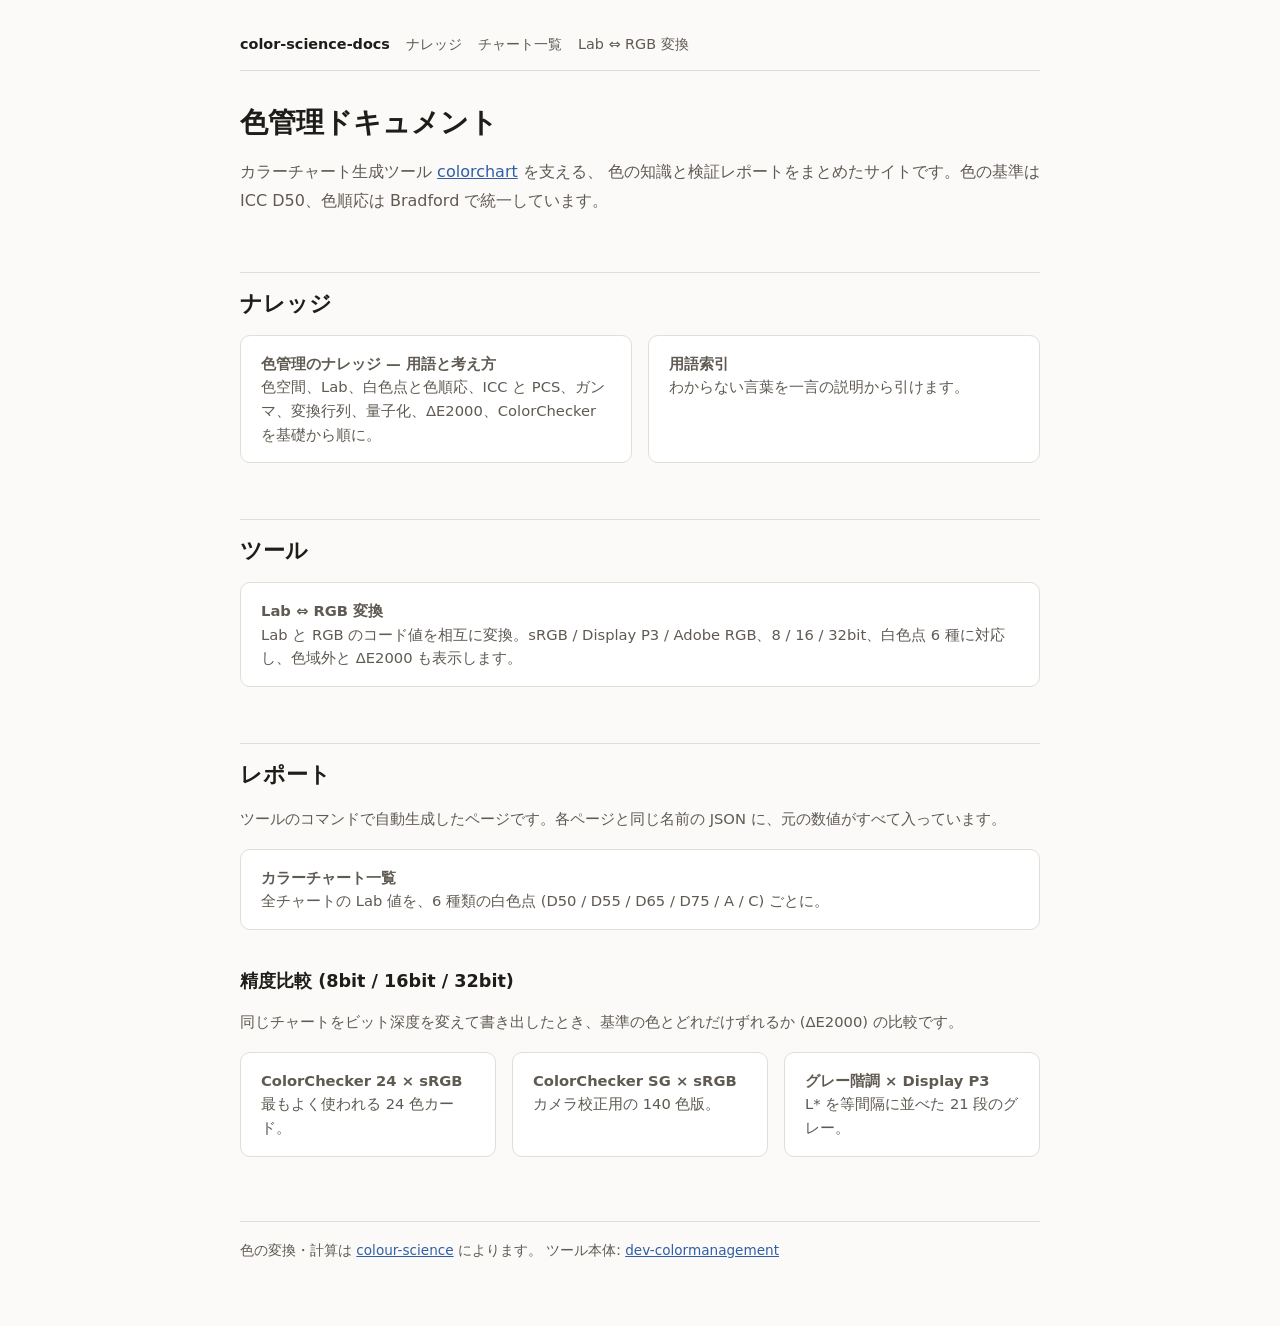
<file: index.html>
<!doctype html>
<html lang="ja">
<head>
<meta charset="utf-8">
<meta name="viewport" content="width=device-width, initial-scale=1">
<title>色管理ドキュメント</title>
<meta name="description" content="色管理 (カラーマネジメント) の用語と考え方、カラーチャートのレポート。">
<link rel="stylesheet" href="assets/style.css">
</head>
<body>
<div class="page">

<nav class="site-nav" aria-label="サイト内">
  <a class="home" href="index.html">color-science-docs</a>
  <a href="knowledge.html">ナレッジ</a>
  <a href="reports/charts.html">チャート一覧</a>
  <a href="tools/lab-rgb.html">Lab ⇔ RGB 変換</a>
</nav>

<main>
<h1>色管理ドキュメント</h1>

<p class="lead">カラーチャート生成ツール <a href="https://github.com/2JO-code/dev-colormanagement">colorchart</a> を支える、
色の知識と検証レポートをまとめたサイトです。色の基準は ICC D50、色順応は Bradford で統一しています。</p>

<h2 id="knowledge">ナレッジ</h2>
<div class="cards">
  <a class="card" href="knowledge.html">
    <p class="card-title">色管理のナレッジ — 用語と考え方</p>
    <p>色空間、Lab、白色点と色順応、ICC と PCS、ガンマ、変換行列、量子化、ΔE2000、ColorChecker を基礎から順に。</p>
  </a>
  <a class="card" href="knowledge.html#glossary">
    <p class="card-title">用語索引</p>
    <p>わからない言葉を一言の説明から引けます。</p>
  </a>
</div>

<h2 id="tools">ツール</h2>
<div class="cards">
  <a class="card" href="tools/lab-rgb.html">
    <p class="card-title">Lab ⇔ RGB 変換</p>
    <p>Lab と RGB のコード値を相互に変換。sRGB / Display P3 / Adobe RGB、8 / 16 / 32bit、白色点 6 種に対応し、色域外と ΔE2000 も表示します。</p>
  </a>
</div>

<h2 id="reports">レポート</h2>
<p class="note">ツールのコマンドで自動生成したページです。各ページと同じ名前の JSON に、元の数値がすべて入っています。</p>

<div class="cards">
  <a class="card" href="reports/charts.html">
    <p class="card-title">カラーチャート一覧</p>
    <p>全チャートの Lab 値を、6 種類の白色点 (D50 / D55 / D65 / D75 / A / C) ごとに。</p>
  </a>
</div>

<h3>精度比較 (8bit / 16bit / 32bit)</h3>
<p class="note">同じチャートをビット深度を変えて書き出したとき、基準の色とどれだけずれるか (ΔE2000) の比較です。</p>
<div class="cards">
  <a class="card" href="reports/compare_colorchecker24_srgb.html">
    <p class="card-title">ColorChecker 24 × sRGB</p>
    <p>最もよく使われる 24 色カード。</p>
  </a>
  <a class="card" href="reports/compare_colorchecker-sg_srgb.html">
    <p class="card-title">ColorChecker SG × sRGB</p>
    <p>カメラ校正用の 140 色版。</p>
  </a>
  <a class="card" href="reports/compare_gray-ramp_display-p3.html">
    <p class="card-title">グレー階調 × Display P3</p>
    <p>L* を等間隔に並べた 21 段のグレー。</p>
  </a>
</div>
</main>

<footer>
  色の変換・計算は <a href="https://www.colour-science.org/">colour-science</a> によります。
  ツール本体: <a href="https://github.com/2JO-code/dev-colormanagement">dev-colormanagement</a>
</footer>

</div>
</body>
</html>
</file>
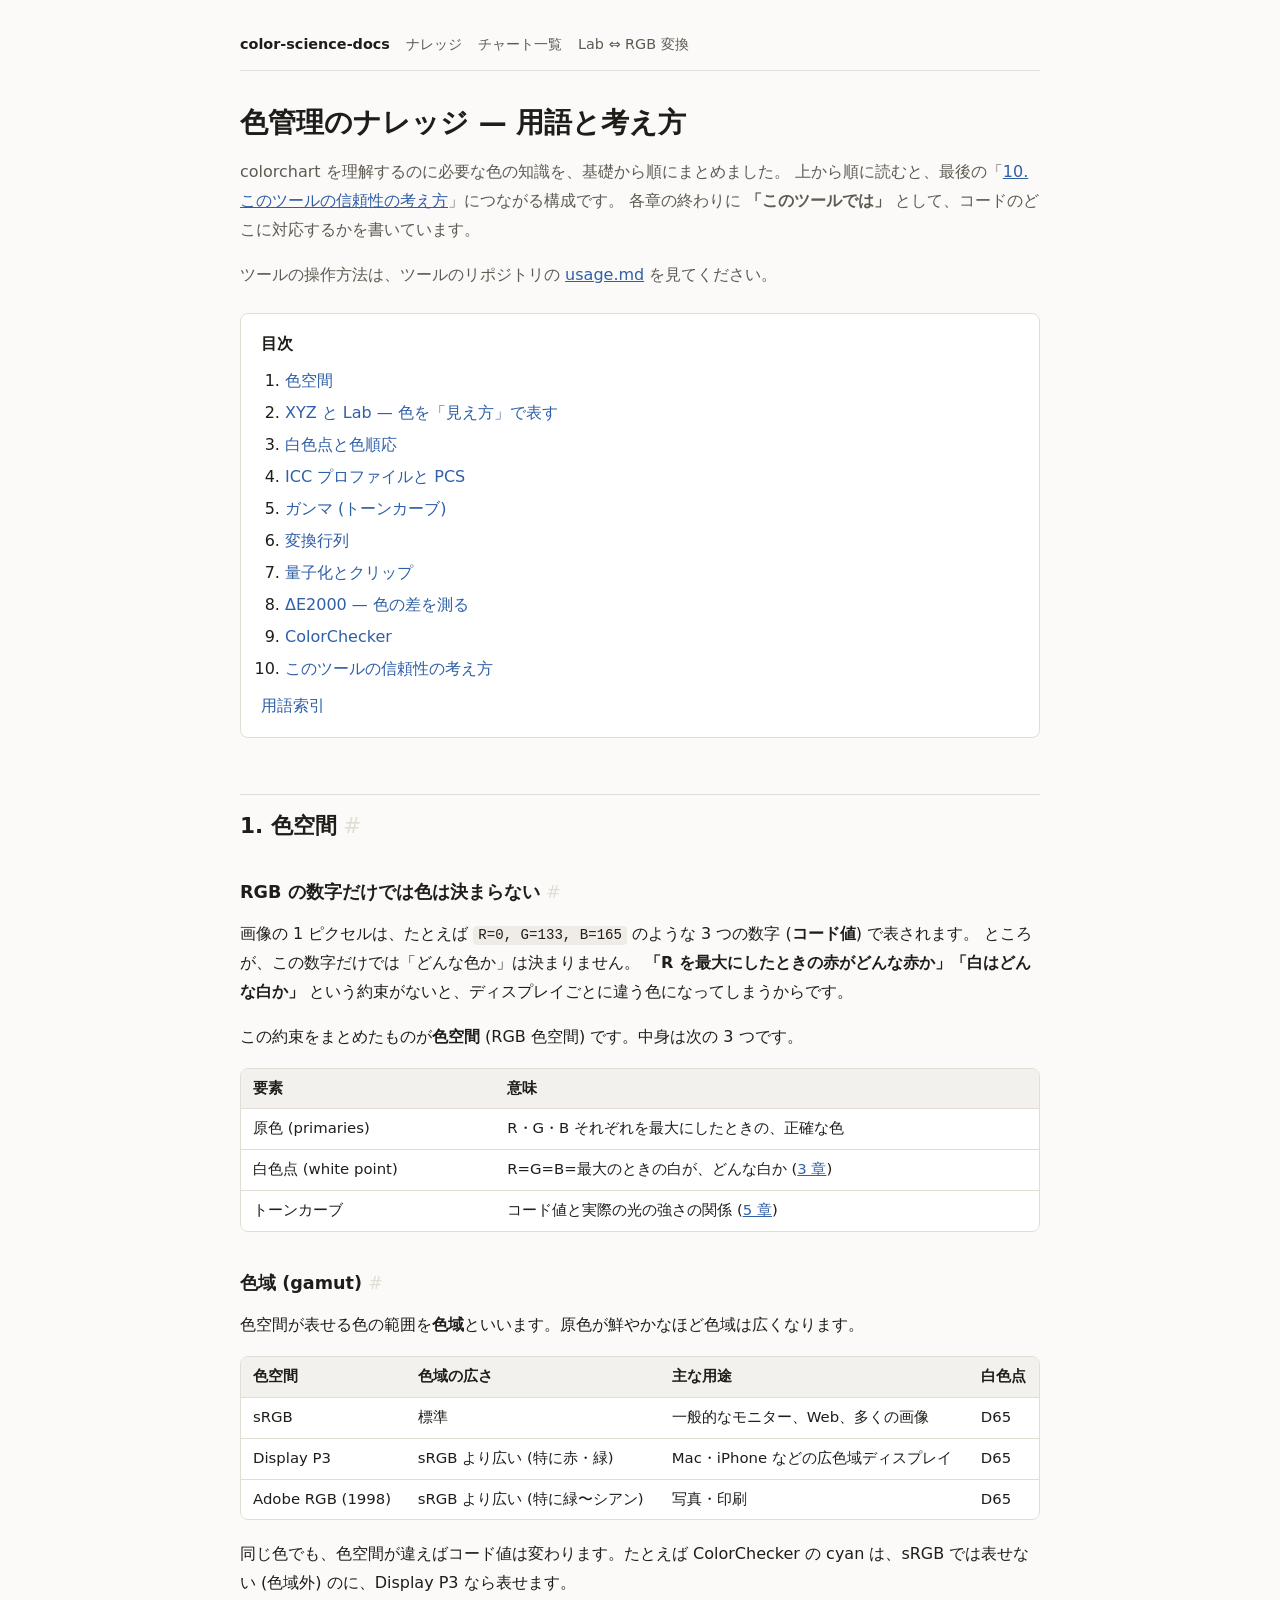
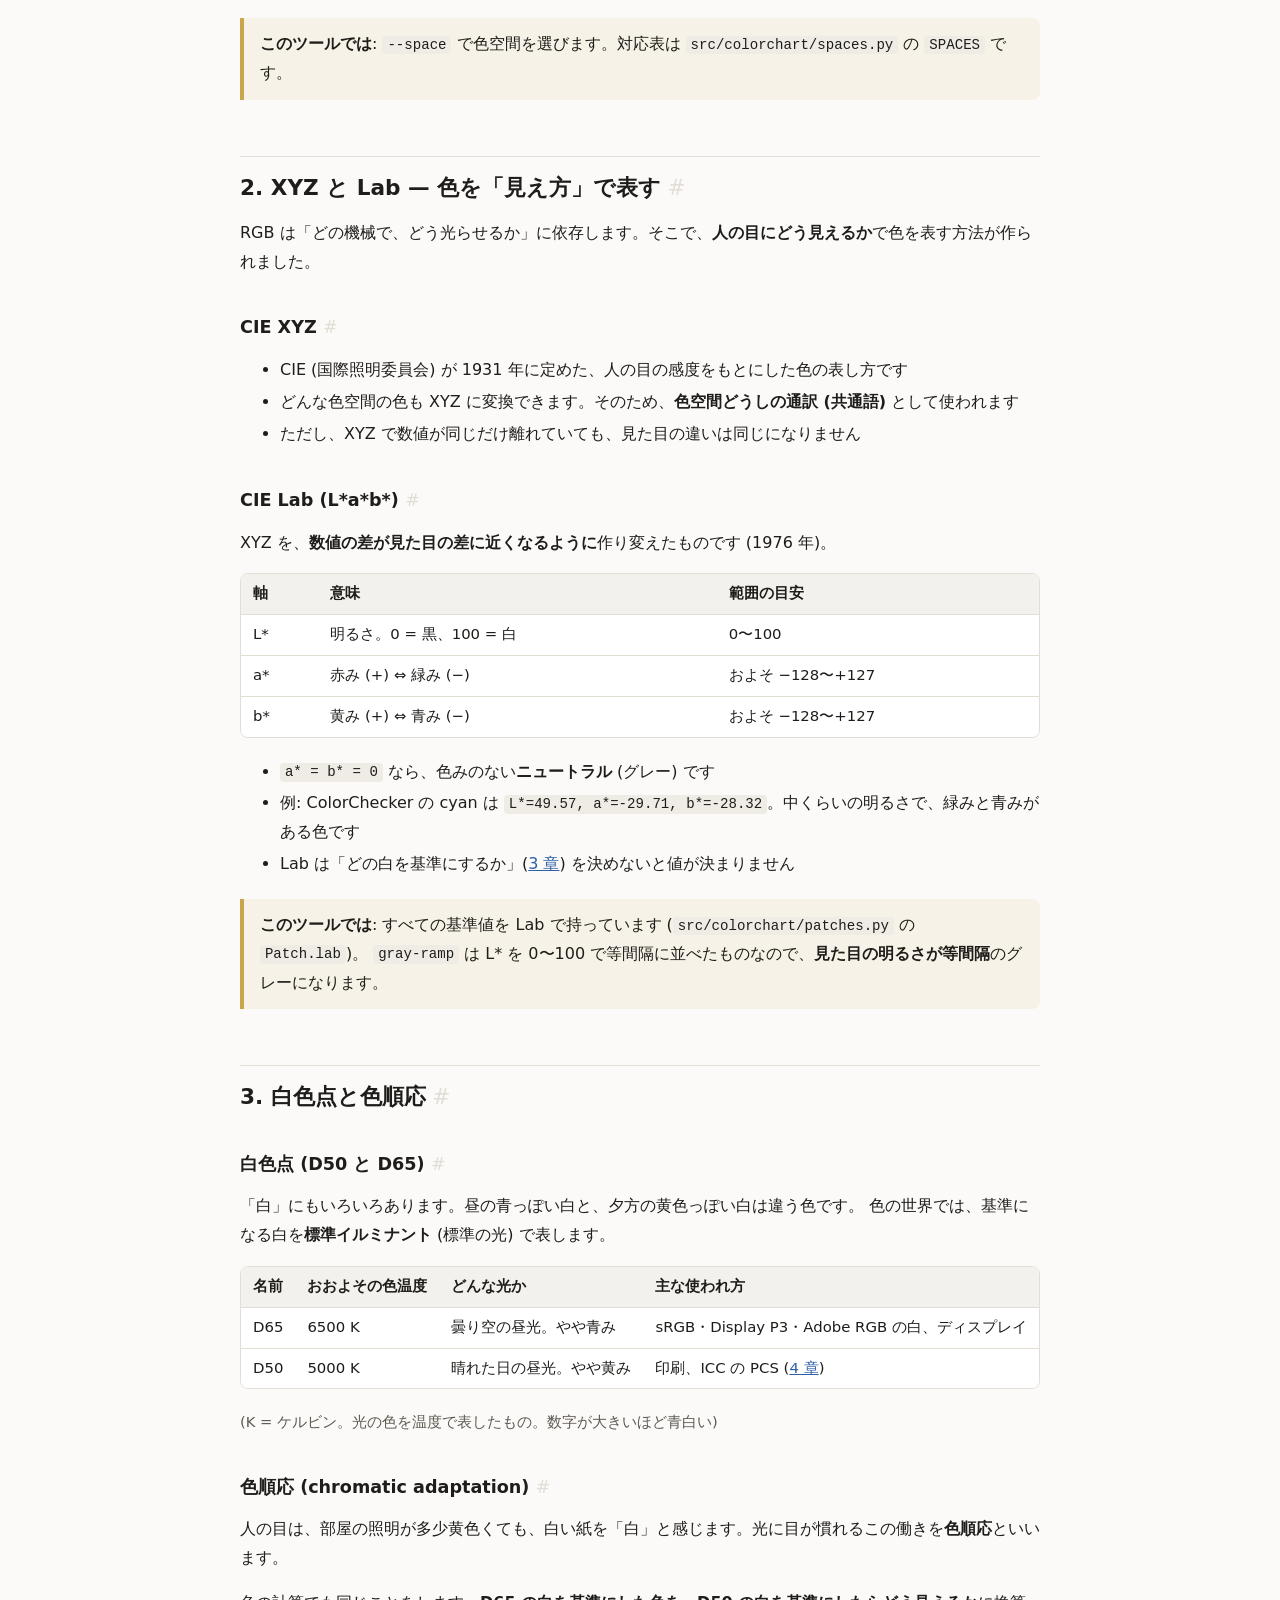
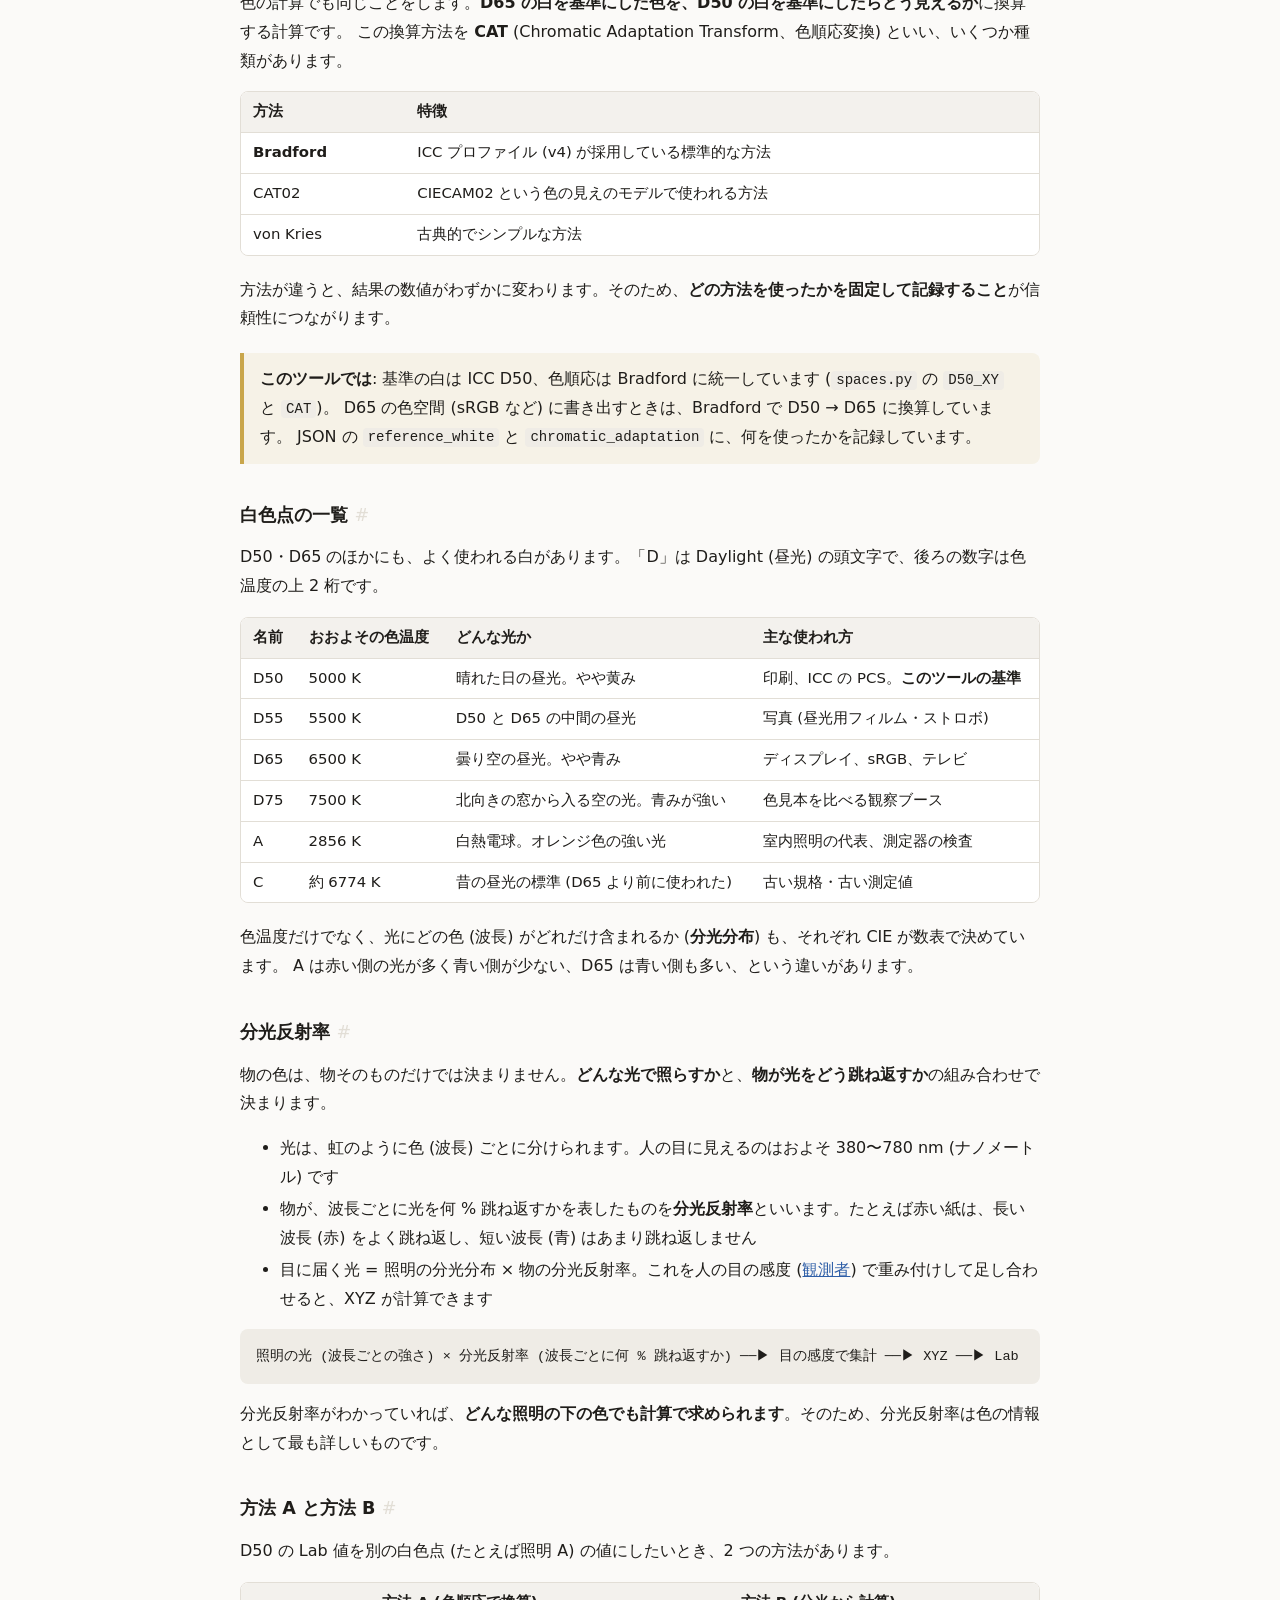
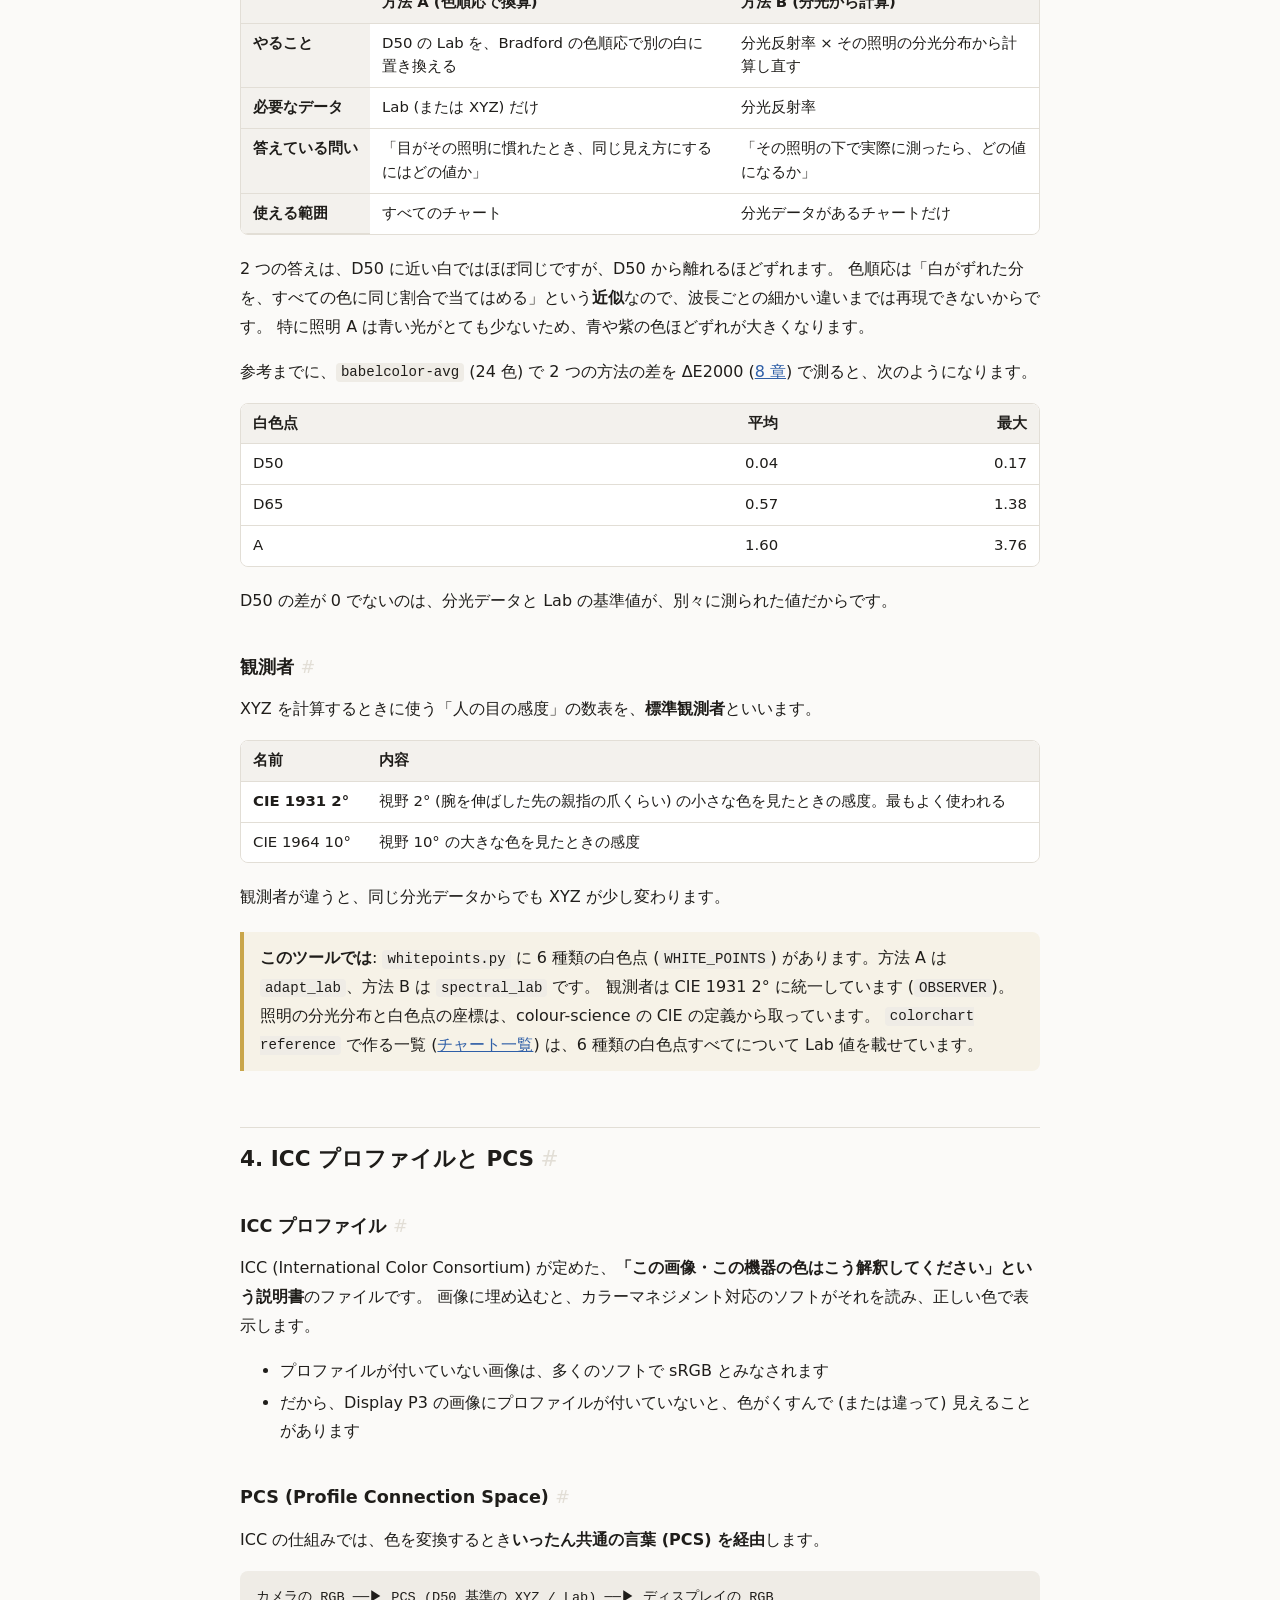
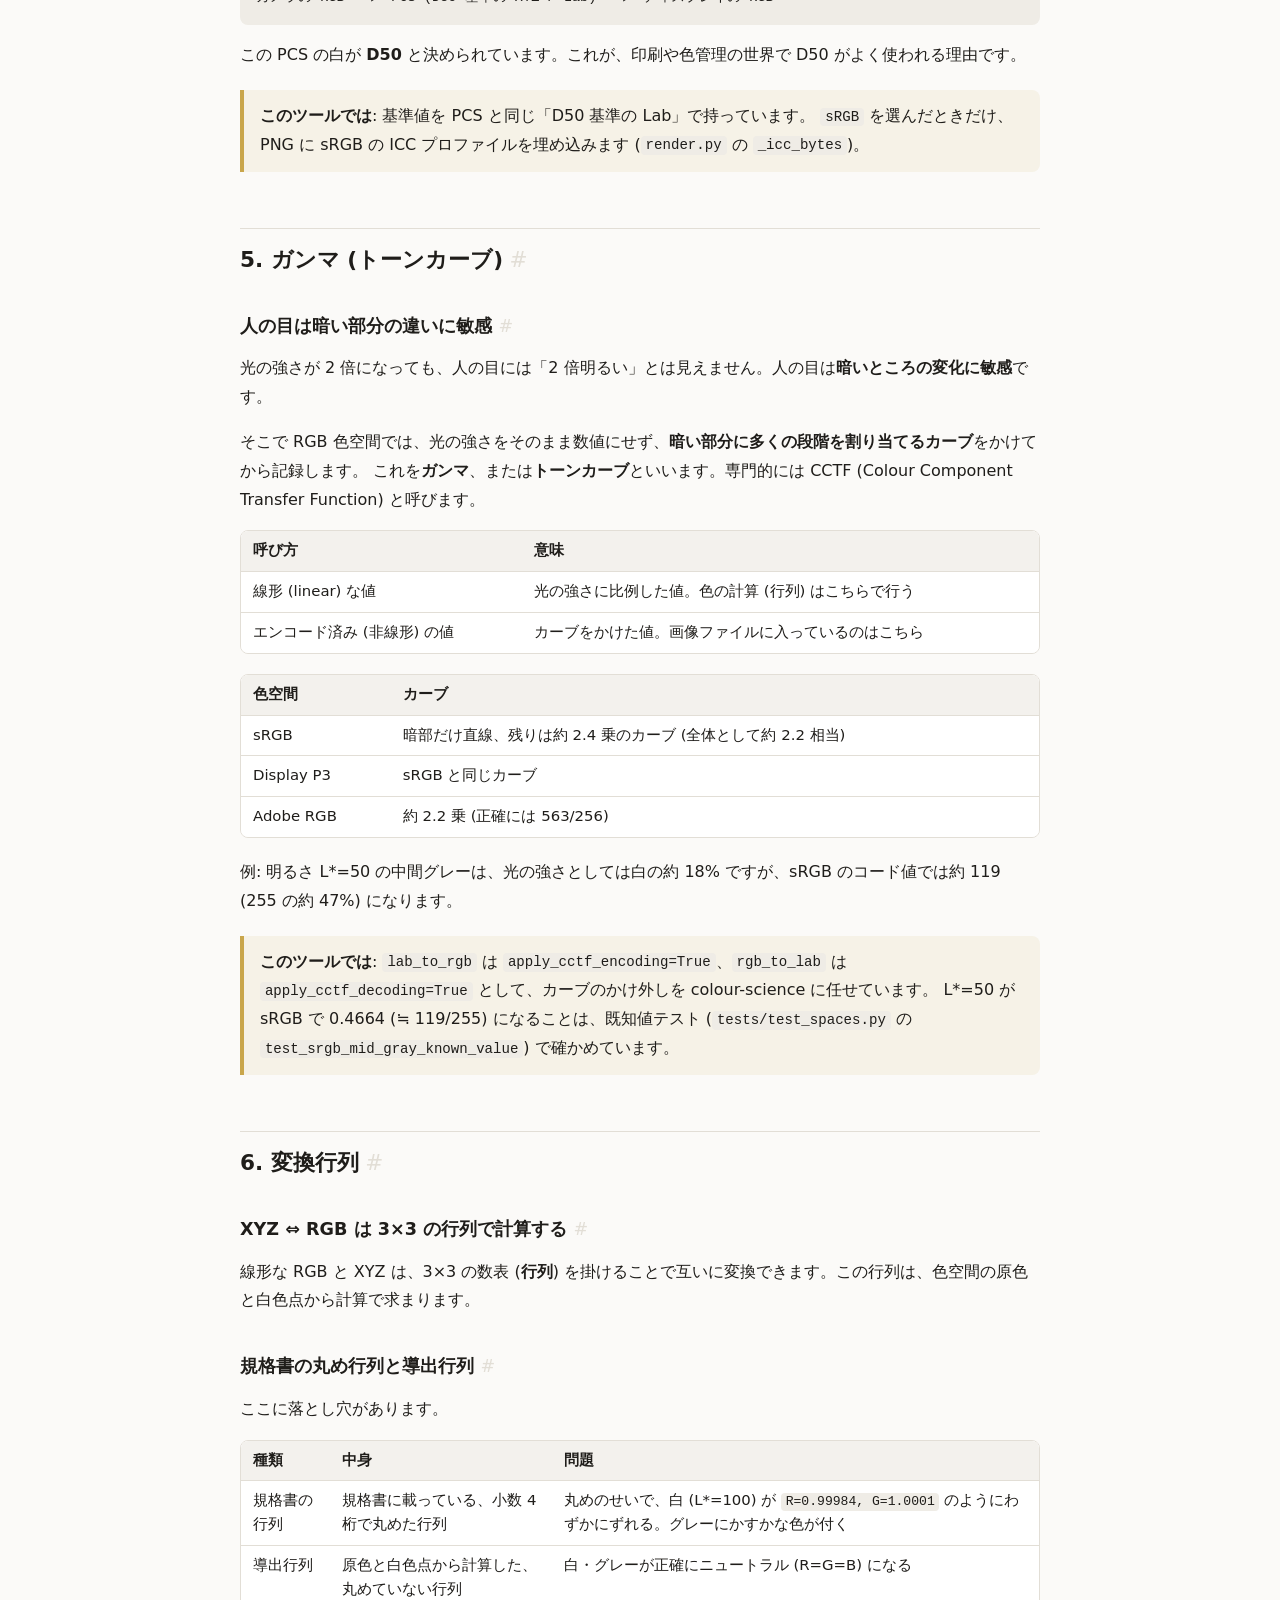
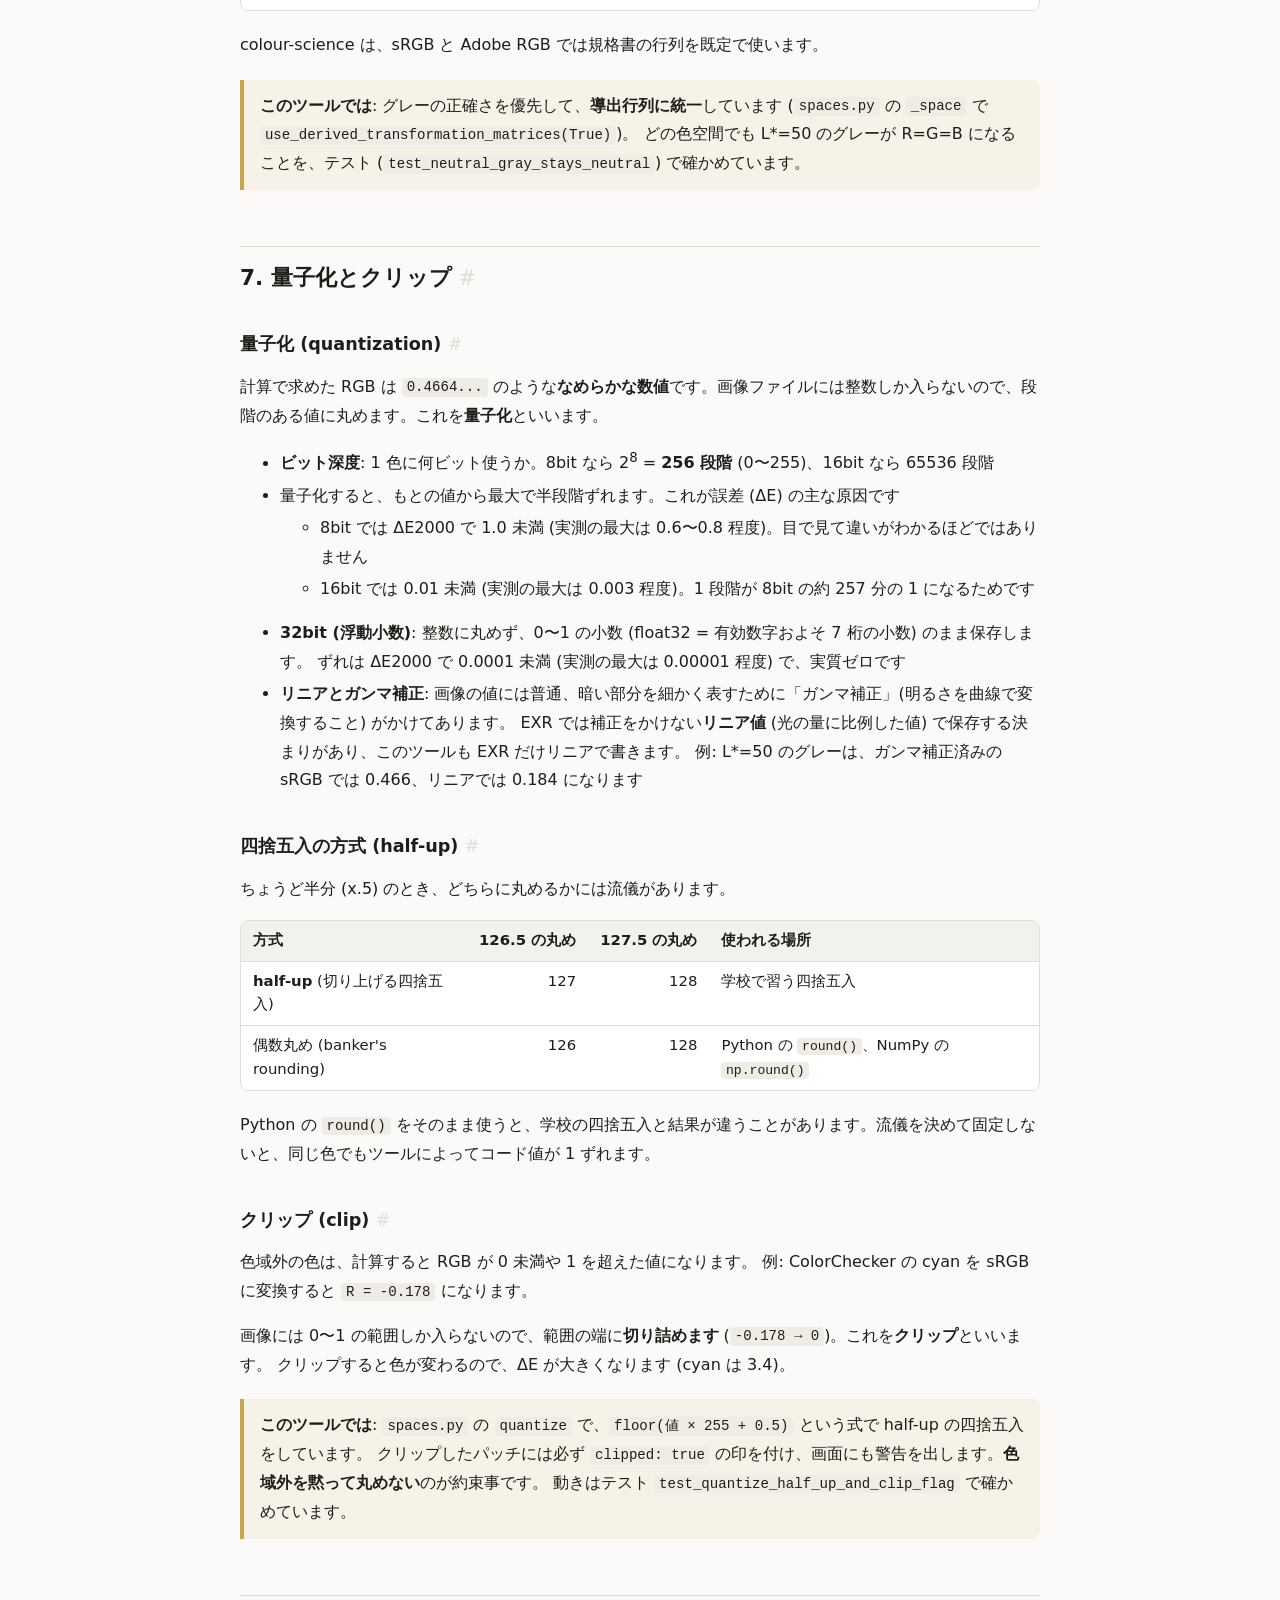
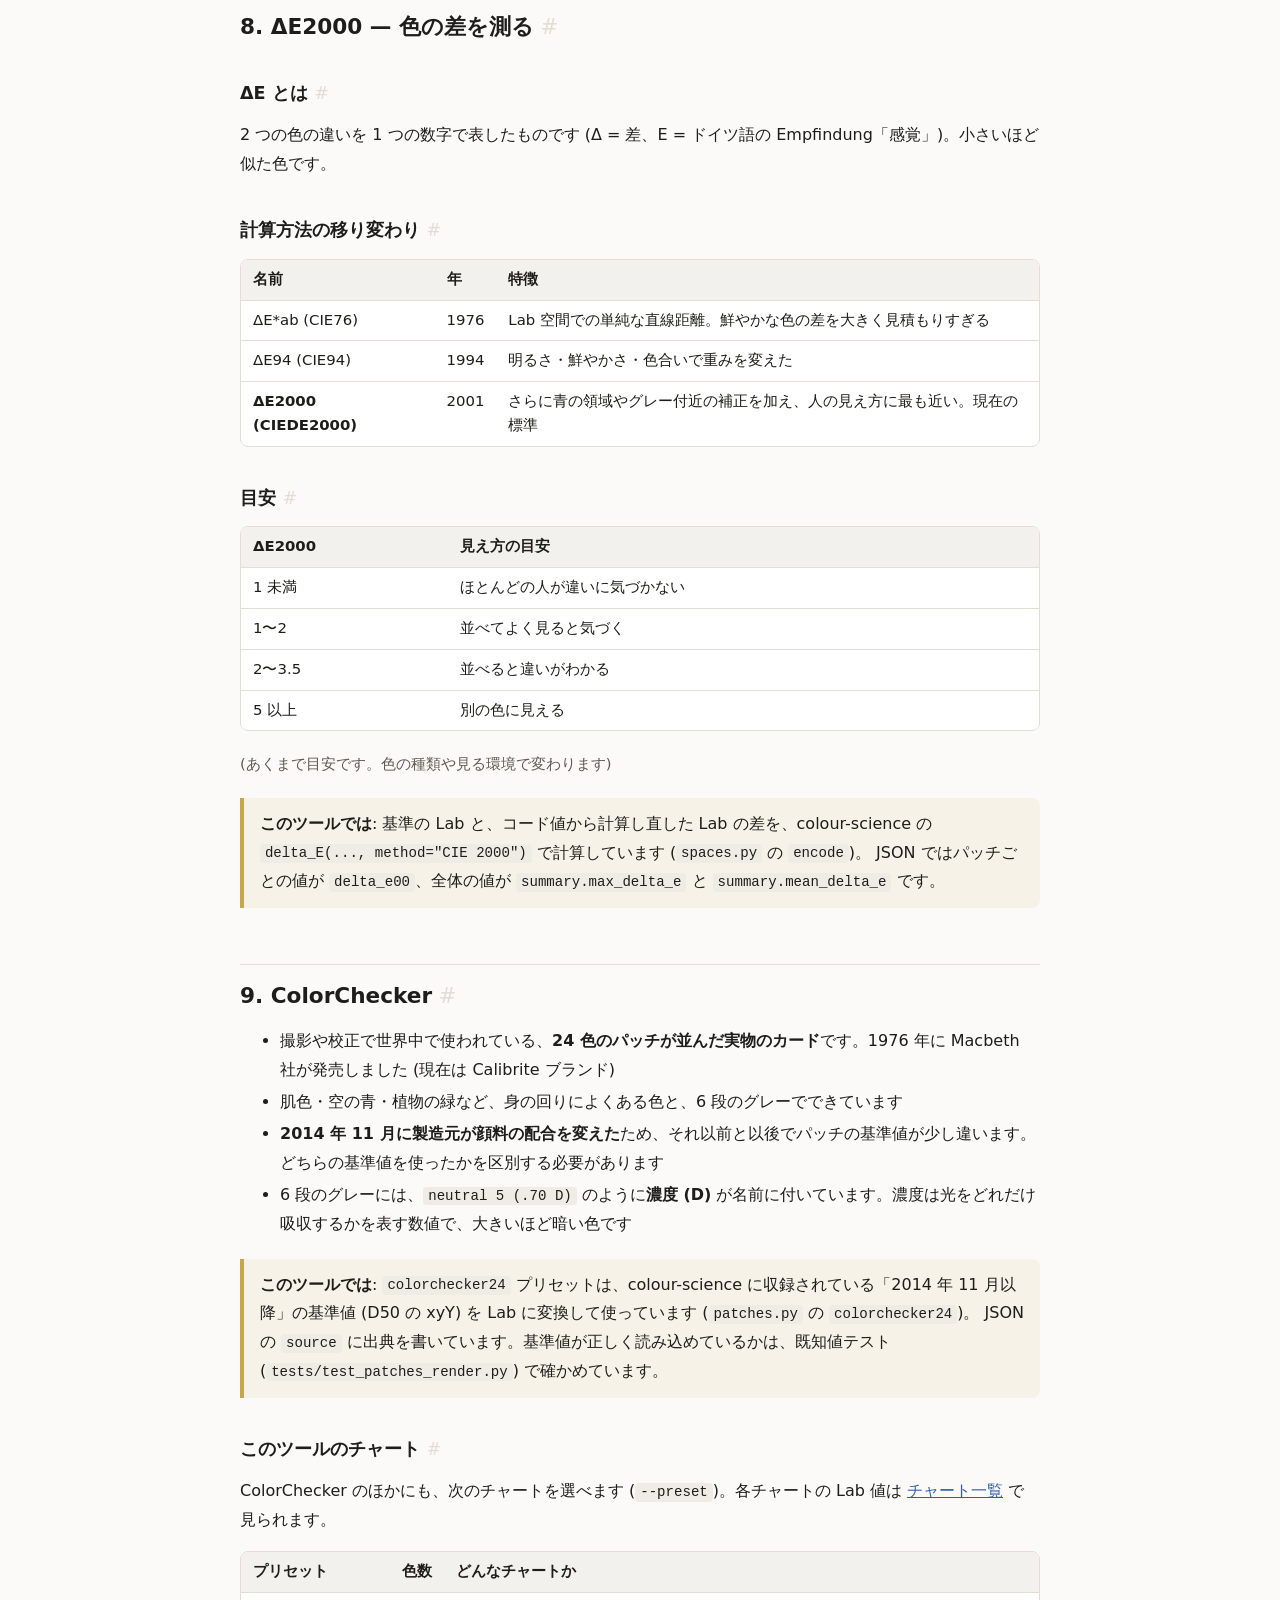
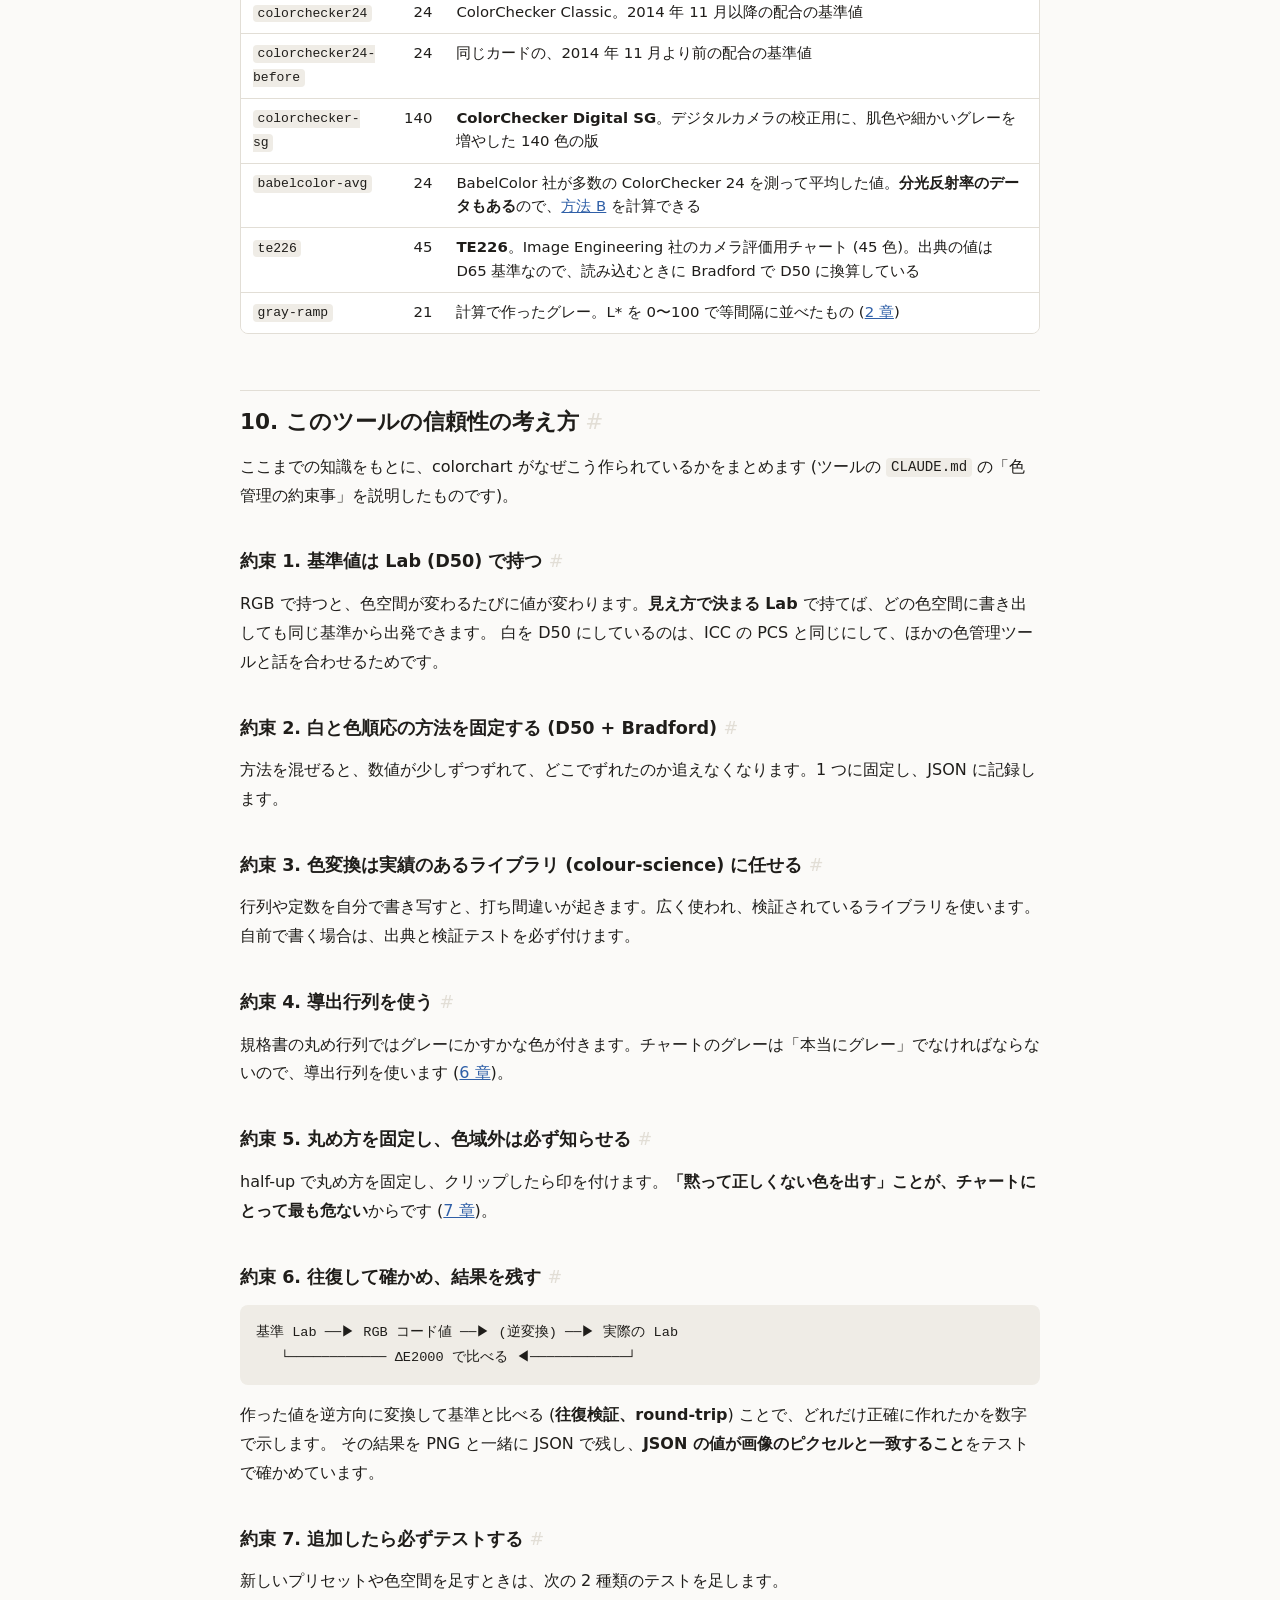
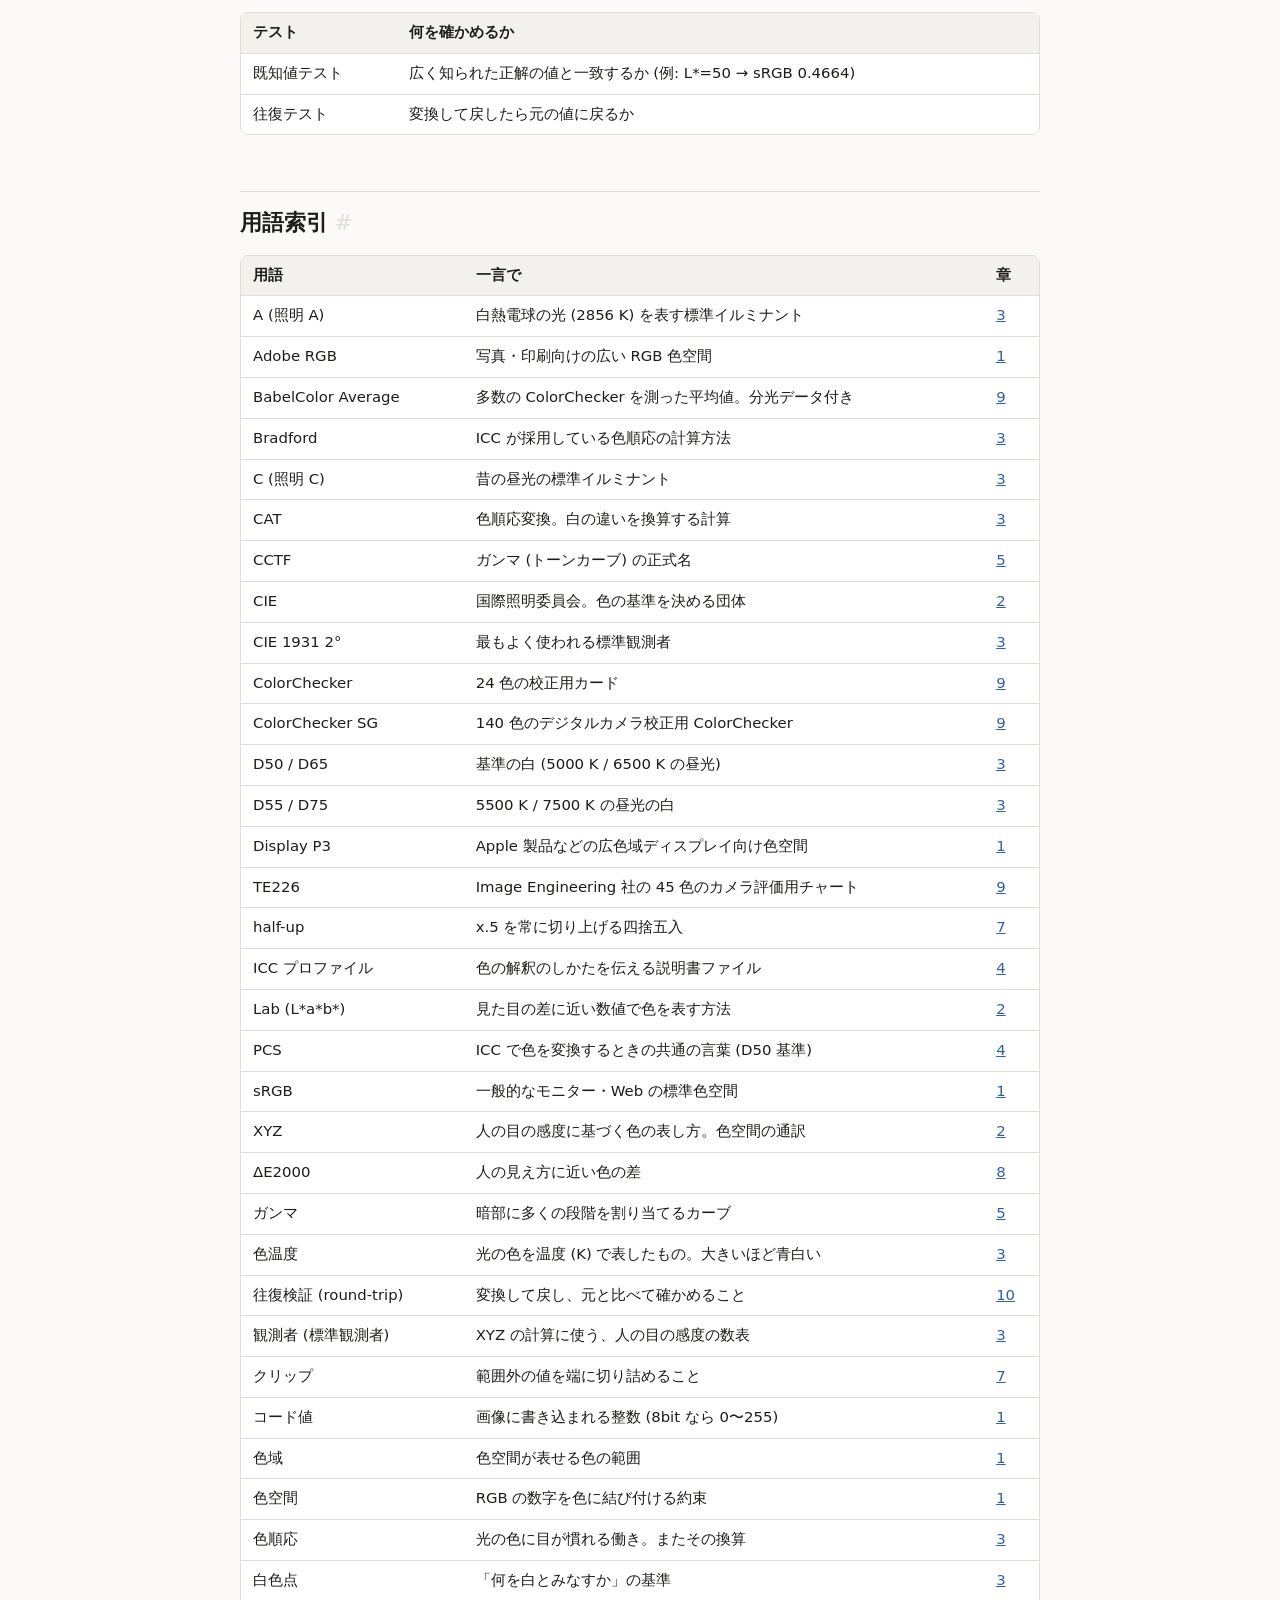
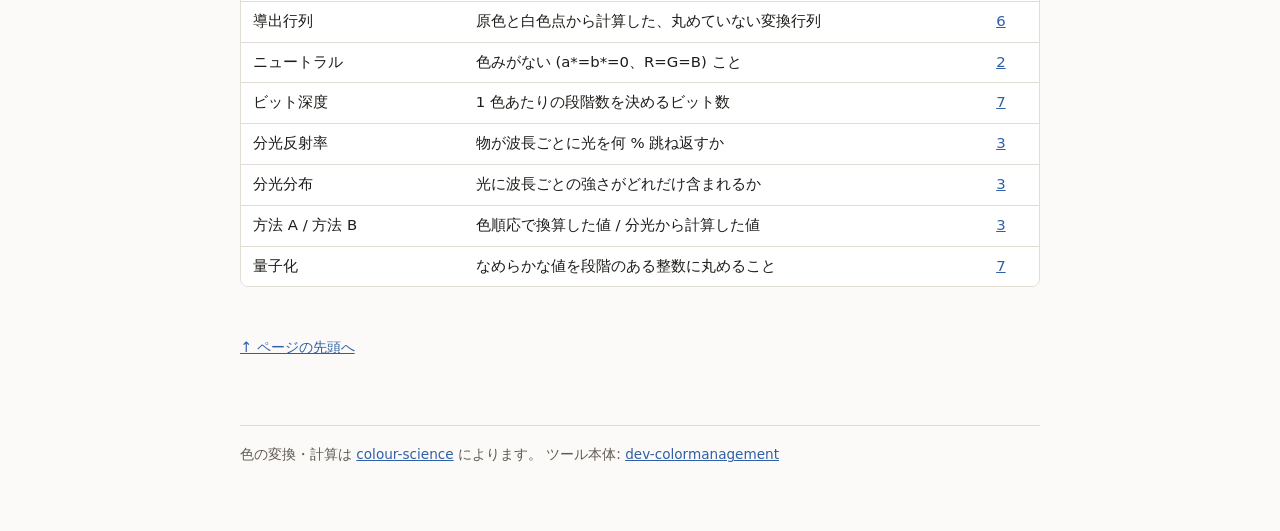
<file: knowledge.html>
<!doctype html>
<html lang="ja">
<head>
<meta charset="utf-8">
<meta name="viewport" content="width=device-width, initial-scale=1">
<title>色管理のナレッジ</title>
<meta name="description" content="色空間、Lab、白色点と色順応、ガンマ、量子化、ΔE2000 など、色管理の用語と考え方を基礎から順にまとめたページ。">
<link rel="stylesheet" href="assets/style.css">
</head>
<body>
<div class="page">

<nav class="site-nav" aria-label="サイト内">
  <a class="home" href="index.html">color-science-docs</a>
  <a href="knowledge.html">ナレッジ</a>
  <a href="reports/charts.html">チャート一覧</a>
  <a href="tools/lab-rgb.html">Lab ⇔ RGB 変換</a>
</nav>

<main>
<h1 id="top">色管理のナレッジ — 用語と考え方</h1>

<p class="lead">colorchart を理解するのに必要な色の知識を、基礎から順にまとめました。
上から順に読むと、最後の「<a href="#reliability">10. このツールの信頼性の考え方</a>」につながる構成です。
各章の終わりに <strong>「このツールでは」</strong> として、コードのどこに対応するかを書いています。</p>

<p class="lead">ツールの操作方法は、ツールのリポジトリの
<a href="https://github.com/2JO-code/dev-colormanagement/blob/main/docs/usage.md">usage.md</a> を見てください。</p>

<nav class="toc" aria-label="目次">
  <p class="toc-title">目次</p>
  <ol>
    <li><a href="#color-space">色空間</a></li>
    <li><a href="#lab">XYZ と Lab — 色を「見え方」で表す</a></li>
    <li><a href="#white">白色点と色順応</a></li>
    <li><a href="#icc">ICC プロファイルと PCS</a></li>
    <li><a href="#gamma">ガンマ (トーンカーブ)</a></li>
    <li><a href="#matrix">変換行列</a></li>
    <li><a href="#clip">量子化とクリップ</a></li>
    <li><a href="#delta-e">ΔE2000 — 色の差を測る</a></li>
    <li><a href="#colorchecker">ColorChecker</a></li>
    <li><a href="#reliability">このツールの信頼性の考え方</a></li>
  </ol>
  <p style="margin:0.5rem 0 0"><a href="#glossary">用語索引</a></p>
</nav>

<!-- ============================================================ 1 -->
<section>
<h2 id="color-space">1. 色空間<a class="anchor" href="#color-space" aria-label="この章へのリンク">#</a></h2>

<h3 id="rgb-numbers">RGB の数字だけでは色は決まらない<a class="anchor" href="#rgb-numbers" aria-label="この節へのリンク">#</a></h3>

<p>画像の 1 ピクセルは、たとえば <code>R=0, G=133, B=165</code> のような 3 つの数字 (<strong>コード値</strong>) で表されます。
ところが、この数字だけでは「どんな色か」は決まりません。
<strong>「R を最大にしたときの赤がどんな赤か」「白はどんな白か」</strong> という約束がないと、ディスプレイごとに違う色になってしまうからです。</p>

<p>この約束をまとめたものが<strong>色空間</strong> (RGB 色空間) です。中身は次の 3 つです。</p>

<div class="table-wrap"><table>
<thead><tr><th>要素</th><th>意味</th></tr></thead>
<tbody>
<tr><td>原色 (primaries)</td><td>R・G・B それぞれを最大にしたときの、正確な色</td></tr>
<tr><td>白色点 (white point)</td><td>R=G=B=最大のときの白が、どんな白か (<a href="#white">3 章</a>)</td></tr>
<tr><td>トーンカーブ</td><td>コード値と実際の光の強さの関係 (<a href="#gamma">5 章</a>)</td></tr>
</tbody>
</table></div>

<h3 id="gamut">色域 (gamut)<a class="anchor" href="#gamut" aria-label="この節へのリンク">#</a></h3>

<p>色空間が表せる色の範囲を<strong>色域</strong>といいます。原色が鮮やかなほど色域は広くなります。</p>

<div class="table-wrap"><table>
<thead><tr><th>色空間</th><th>色域の広さ</th><th>主な用途</th><th>白色点</th></tr></thead>
<tbody>
<tr><td>sRGB</td><td>標準</td><td>一般的なモニター、Web、多くの画像</td><td>D65</td></tr>
<tr><td>Display P3</td><td>sRGB より広い (特に赤・緑)</td><td>Mac・iPhone などの広色域ディスプレイ</td><td>D65</td></tr>
<tr><td>Adobe RGB (1998)</td><td>sRGB より広い (特に緑〜シアン)</td><td>写真・印刷</td><td>D65</td></tr>
</tbody>
</table></div>

<p>同じ色でも、色空間が違えばコード値は変わります。たとえば ColorChecker の cyan は、sRGB では表せない (色域外) のに、Display P3 なら表せます。</p>

<div class="in-tool"><p><span class="label">このツールでは</span>: <code>--space</code> で色空間を選びます。対応表は <code>src/colorchart/spaces.py</code> の <code>SPACES</code> です。</p></div>
</section>

<!-- ============================================================ 2 -->
<section>
<h2 id="lab">2. XYZ と Lab — 色を「見え方」で表す<a class="anchor" href="#lab" aria-label="この章へのリンク">#</a></h2>

<p>RGB は「どの機械で、どう光らせるか」に依存します。そこで、<strong>人の目にどう見えるか</strong>で色を表す方法が作られました。</p>

<h3 id="xyz">CIE XYZ<a class="anchor" href="#xyz" aria-label="この節へのリンク">#</a></h3>

<ul>
<li>CIE (国際照明委員会) が 1931 年に定めた、人の目の感度をもとにした色の表し方です</li>
<li>どんな色空間の色も XYZ に変換できます。そのため、<strong>色空間どうしの通訳 (共通語)</strong> として使われます</li>
<li>ただし、XYZ で数値が同じだけ離れていても、見た目の違いは同じになりません</li>
</ul>

<h3 id="cielab">CIE Lab (L*a*b*)<a class="anchor" href="#cielab" aria-label="この節へのリンク">#</a></h3>

<p>XYZ を、<strong>数値の差が見た目の差に近くなるように</strong>作り変えたものです (1976 年)。</p>

<div class="table-wrap"><table>
<thead><tr><th>軸</th><th>意味</th><th>範囲の目安</th></tr></thead>
<tbody>
<tr><td>L*</td><td>明るさ。0 = 黒、100 = 白</td><td>0〜100</td></tr>
<tr><td>a*</td><td>赤み (+) ⇔ 緑み (−)</td><td>およそ −128〜+127</td></tr>
<tr><td>b*</td><td>黄み (+) ⇔ 青み (−)</td><td>およそ −128〜+127</td></tr>
</tbody>
</table></div>

<ul>
<li><code>a* = b* = 0</code> なら、色みのない<strong>ニュートラル</strong> (グレー) です</li>
<li>例: ColorChecker の cyan は <code>L*=49.57, a*=-29.71, b*=-28.32</code>。中くらいの明るさで、緑みと青みがある色です</li>
<li>Lab は「どの白を基準にするか」(<a href="#white">3 章</a>) を決めないと値が決まりません</li>
</ul>

<div class="in-tool">
<p><span class="label">このツールでは</span>: すべての基準値を Lab で持っています (<code>src/colorchart/patches.py</code> の <code>Patch.lab</code>)。
<code>gray-ramp</code> は L* を 0〜100 で等間隔に並べたものなので、<strong>見た目の明るさが等間隔</strong>のグレーになります。</p>
</div>
</section>

<!-- ============================================================ 3 -->
<section>
<h2 id="white">3. 白色点と色順応<a class="anchor" href="#white" aria-label="この章へのリンク">#</a></h2>

<h3 id="white-d50-d65">白色点 (D50 と D65)<a class="anchor" href="#white-d50-d65" aria-label="この節へのリンク">#</a></h3>

<p>「白」にもいろいろあります。昼の青っぽい白と、夕方の黄色っぽい白は違う色です。
色の世界では、基準になる白を<strong>標準イルミナント</strong> (標準の光) で表します。</p>

<div class="table-wrap"><table>
<thead><tr><th>名前</th><th>おおよその色温度</th><th>どんな光か</th><th>主な使われ方</th></tr></thead>
<tbody>
<tr><td>D65</td><td>6500 K</td><td>曇り空の昼光。やや青み</td><td>sRGB・Display P3・Adobe RGB の白、ディスプレイ</td></tr>
<tr><td>D50</td><td>5000 K</td><td>晴れた日の昼光。やや黄み</td><td>印刷、ICC の PCS (<a href="#icc">4 章</a>)</td></tr>
</tbody>
</table></div>

<p class="note">(K = ケルビン。光の色を温度で表したもの。数字が大きいほど青白い)</p>

<h3 id="adaptation">色順応 (chromatic adaptation)<a class="anchor" href="#adaptation" aria-label="この節へのリンク">#</a></h3>

<p>人の目は、部屋の照明が多少黄色くても、白い紙を「白」と感じます。光に目が慣れるこの働きを<strong>色順応</strong>といいます。</p>

<p>色の計算でも同じことをします。<strong>D65 の白を基準にした色を、D50 の白を基準にしたらどう見えるか</strong>に換算する計算です。
この換算方法を <strong>CAT</strong> (Chromatic Adaptation Transform、色順応変換) といい、いくつか種類があります。</p>

<div class="table-wrap"><table>
<thead><tr><th>方法</th><th>特徴</th></tr></thead>
<tbody>
<tr><td><strong>Bradford</strong></td><td>ICC プロファイル (v4) が採用している標準的な方法</td></tr>
<tr><td>CAT02</td><td>CIECAM02 という色の見えのモデルで使われる方法</td></tr>
<tr><td>von Kries</td><td>古典的でシンプルな方法</td></tr>
</tbody>
</table></div>

<p>方法が違うと、結果の数値がわずかに変わります。そのため、<strong>どの方法を使ったかを固定して記録すること</strong>が信頼性につながります。</p>

<div class="in-tool">
<p><span class="label">このツールでは</span>: 基準の白は ICC D50、色順応は Bradford に統一しています (<code>spaces.py</code> の <code>D50_XY</code> と <code>CAT</code>)。
D65 の色空間 (sRGB など) に書き出すときは、Bradford で D50 → D65 に換算しています。
JSON の <code>reference_white</code> と <code>chromatic_adaptation</code> に、何を使ったかを記録しています。</p>
</div>

<h3 id="white-list">白色点の一覧<a class="anchor" href="#white-list" aria-label="この節へのリンク">#</a></h3>

<p>D50・D65 のほかにも、よく使われる白があります。「D」は Daylight (昼光) の頭文字で、後ろの数字は色温度の上 2 桁です。</p>

<div class="table-wrap"><table>
<thead><tr><th>名前</th><th>おおよその色温度</th><th>どんな光か</th><th>主な使われ方</th></tr></thead>
<tbody>
<tr><td>D50</td><td>5000 K</td><td>晴れた日の昼光。やや黄み</td><td>印刷、ICC の PCS。<strong>このツールの基準</strong></td></tr>
<tr><td>D55</td><td>5500 K</td><td>D50 と D65 の中間の昼光</td><td>写真 (昼光用フィルム・ストロボ)</td></tr>
<tr><td>D65</td><td>6500 K</td><td>曇り空の昼光。やや青み</td><td>ディスプレイ、sRGB、テレビ</td></tr>
<tr><td>D75</td><td>7500 K</td><td>北向きの窓から入る空の光。青みが強い</td><td>色見本を比べる観察ブース</td></tr>
<tr><td>A</td><td>2856 K</td><td>白熱電球。オレンジ色の強い光</td><td>室内照明の代表、測定器の検査</td></tr>
<tr><td>C</td><td>約 6774 K</td><td>昔の昼光の標準 (D65 より前に使われた)</td><td>古い規格・古い測定値</td></tr>
</tbody>
</table></div>

<p>色温度だけでなく、光にどの色 (波長) がどれだけ含まれるか (<strong>分光分布</strong>) も、それぞれ CIE が数表で決めています。
A は赤い側の光が多く青い側が少ない、D65 は青い側も多い、という違いがあります。</p>

<h3 id="spectral">分光反射率<a class="anchor" href="#spectral" aria-label="この節へのリンク">#</a></h3>

<p>物の色は、物そのものだけでは決まりません。<strong>どんな光で照らすか</strong>と、<strong>物が光をどう跳ね返すか</strong>の組み合わせで決まります。</p>

<ul>
<li>光は、虹のように色 (波長) ごとに分けられます。人の目に見えるのはおよそ 380〜780 nm (ナノメートル) です</li>
<li>物が、波長ごとに光を何 % 跳ね返すかを表したものを<strong>分光反射率</strong>といいます。たとえば赤い紙は、長い波長 (赤) をよく跳ね返し、短い波長 (青) はあまり跳ね返しません</li>
<li>目に届く光 = 照明の分光分布 × 物の分光反射率。これを人の目の感度 (<a href="#observer">観測者</a>) で重み付けして足し合わせると、XYZ が計算できます</li>
</ul>

<pre><code>照明の光 (波長ごとの強さ) × 分光反射率 (波長ごとに何 % 跳ね返すか) ──▶ 目の感度で集計 ──▶ XYZ ──▶ Lab</code></pre>

<p>分光反射率がわかっていれば、<strong>どんな照明の下の色でも計算で求められます</strong>。そのため、分光反射率は色の情報として最も詳しいものです。</p>

<h3 id="methods">方法 A と方法 B<a class="anchor" href="#methods" aria-label="この節へのリンク">#</a></h3>

<p>D50 の Lab 値を別の白色点 (たとえば照明 A) の値にしたいとき、2 つの方法があります。</p>

<div class="table-wrap"><table>
<thead><tr><th></th><th>方法 A (色順応で換算)</th><th>方法 B (分光から計算)</th></tr></thead>
<tbody>
<tr><th scope="row">やること</th><td>D50 の Lab を、Bradford の色順応で別の白に置き換える</td><td>分光反射率 × その照明の分光分布から計算し直す</td></tr>
<tr><th scope="row">必要なデータ</th><td>Lab (または XYZ) だけ</td><td>分光反射率</td></tr>
<tr><th scope="row">答えている問い</th><td>「目がその照明に慣れたとき、同じ見え方にするにはどの値か」</td><td>「その照明の下で実際に測ったら、どの値になるか」</td></tr>
<tr><th scope="row">使える範囲</th><td>すべてのチャート</td><td>分光データがあるチャートだけ</td></tr>
</tbody>
</table></div>

<p>2 つの答えは、D50 に近い白ではほぼ同じですが、D50 から離れるほどずれます。
色順応は「白がずれた分を、すべての色に同じ割合で当てはめる」という<strong>近似</strong>なので、波長ごとの細かい違いまでは再現できないからです。
特に照明 A は青い光がとても少ないため、青や紫の色ほどずれが大きくなります。</p>

<p>参考までに、<code>babelcolor-avg</code> (24 色) で 2 つの方法の差を ΔE2000 (<a href="#delta-e">8 章</a>) で測ると、次のようになります。</p>

<div class="table-wrap"><table>
<thead><tr><th>白色点</th><th class="num">平均</th><th class="num">最大</th></tr></thead>
<tbody>
<tr><td>D50</td><td class="num">0.04</td><td class="num">0.17</td></tr>
<tr><td>D65</td><td class="num">0.57</td><td class="num">1.38</td></tr>
<tr><td>A</td><td class="num">1.60</td><td class="num">3.76</td></tr>
</tbody>
</table></div>

<p>D50 の差が 0 でないのは、分光データと Lab の基準値が、別々に測られた値だからです。</p>

<h3 id="observer">観測者<a class="anchor" href="#observer" aria-label="この節へのリンク">#</a></h3>

<p>XYZ を計算するときに使う「人の目の感度」の数表を、<strong>標準観測者</strong>といいます。</p>

<div class="table-wrap"><table>
<thead><tr><th>名前</th><th>内容</th></tr></thead>
<tbody>
<tr><td><strong>CIE 1931 2°</strong></td><td>視野 2° (腕を伸ばした先の親指の爪くらい) の小さな色を見たときの感度。最もよく使われる</td></tr>
<tr><td>CIE 1964 10°</td><td>視野 10° の大きな色を見たときの感度</td></tr>
</tbody>
</table></div>

<p>観測者が違うと、同じ分光データからでも XYZ が少し変わります。</p>

<div class="in-tool">
<p><span class="label">このツールでは</span>: <code>whitepoints.py</code> に 6 種類の白色点 (<code>WHITE_POINTS</code>) があります。方法 A は <code>adapt_lab</code>、方法 B は <code>spectral_lab</code> です。
観測者は CIE 1931 2° に統一しています (<code>OBSERVER</code>)。照明の分光分布と白色点の座標は、colour-science の CIE の定義から取っています。
<code>colorchart reference</code> で作る一覧 (<a href="reports/charts.html">チャート一覧</a>) は、6 種類の白色点すべてについて Lab 値を載せています。</p>
</div>
</section>

<!-- ============================================================ 4 -->
<section>
<h2 id="icc">4. ICC プロファイルと PCS<a class="anchor" href="#icc" aria-label="この章へのリンク">#</a></h2>

<h3 id="icc-profile">ICC プロファイル<a class="anchor" href="#icc-profile" aria-label="この節へのリンク">#</a></h3>

<p>ICC (International Color Consortium) が定めた、<strong>「この画像・この機器の色はこう解釈してください」という説明書</strong>のファイルです。
画像に埋め込むと、カラーマネジメント対応のソフトがそれを読み、正しい色で表示します。</p>

<ul>
<li>プロファイルが付いていない画像は、多くのソフトで sRGB とみなされます</li>
<li>だから、Display P3 の画像にプロファイルが付いていないと、色がくすんで (または違って) 見えることがあります</li>
</ul>

<h3 id="pcs">PCS (Profile Connection Space)<a class="anchor" href="#pcs" aria-label="この節へのリンク">#</a></h3>

<p>ICC の仕組みでは、色を変換するとき<strong>いったん共通の言葉 (PCS) を経由</strong>します。</p>

<pre><code>カメラの RGB ──▶ PCS (D50 基準の XYZ / Lab) ──▶ ディスプレイの RGB</code></pre>

<p>この PCS の白が <strong>D50</strong> と決められています。これが、印刷や色管理の世界で D50 がよく使われる理由です。</p>

<div class="in-tool">
<p><span class="label">このツールでは</span>: 基準値を PCS と同じ「D50 基準の Lab」で持っています。
<code>sRGB</code> を選んだときだけ、PNG に sRGB の ICC プロファイルを埋め込みます (<code>render.py</code> の <code>_icc_bytes</code>)。</p>
</div>
</section>

<!-- ============================================================ 5 -->
<section>
<h2 id="gamma">5. ガンマ (トーンカーブ)<a class="anchor" href="#gamma" aria-label="この章へのリンク">#</a></h2>

<h3 id="gamma-eye">人の目は暗い部分の違いに敏感<a class="anchor" href="#gamma-eye" aria-label="この節へのリンク">#</a></h3>

<p>光の強さが 2 倍になっても、人の目には「2 倍明るい」とは見えません。人の目は<strong>暗いところの変化に敏感</strong>です。</p>

<p>そこで RGB 色空間では、光の強さをそのまま数値にせず、<strong>暗い部分に多くの段階を割り当てるカーブ</strong>をかけてから記録します。
これを<strong>ガンマ</strong>、または<strong>トーンカーブ</strong>といいます。専門的には CCTF (Colour Component Transfer Function) と呼びます。</p>

<div class="table-wrap"><table>
<thead><tr><th>呼び方</th><th>意味</th></tr></thead>
<tbody>
<tr><td>線形 (linear) な値</td><td>光の強さに比例した値。色の計算 (行列) はこちらで行う</td></tr>
<tr><td>エンコード済み (非線形) の値</td><td>カーブをかけた値。画像ファイルに入っているのはこちら</td></tr>
</tbody>
</table></div>

<div class="table-wrap"><table>
<thead><tr><th>色空間</th><th>カーブ</th></tr></thead>
<tbody>
<tr><td>sRGB</td><td>暗部だけ直線、残りは約 2.4 乗のカーブ (全体として約 2.2 相当)</td></tr>
<tr><td>Display P3</td><td>sRGB と同じカーブ</td></tr>
<tr><td>Adobe RGB</td><td>約 2.2 乗 (正確には 563/256)</td></tr>
</tbody>
</table></div>

<p>例: 明るさ L*=50 の中間グレーは、光の強さとしては白の約 18% ですが、sRGB のコード値では約 119 (255 の約 47%) になります。</p>

<div class="in-tool">
<p><span class="label">このツールでは</span>: <code>lab_to_rgb</code> は <code>apply_cctf_encoding=True</code>、<code>rgb_to_lab</code> は <code>apply_cctf_decoding=True</code> として、カーブのかけ外しを colour-science に任せています。
L*=50 が sRGB で 0.4664 (≒ 119/255) になることは、既知値テスト (<code>tests/test_spaces.py</code> の <code>test_srgb_mid_gray_known_value</code>) で確かめています。</p>
</div>
</section>

<!-- ============================================================ 6 -->
<section>
<h2 id="matrix">6. 変換行列<a class="anchor" href="#matrix" aria-label="この章へのリンク">#</a></h2>

<h3 id="matrix-3x3">XYZ ⇔ RGB は 3×3 の行列で計算する<a class="anchor" href="#matrix-3x3" aria-label="この節へのリンク">#</a></h3>

<p>線形な RGB と XYZ は、3×3 の数表 (<strong>行列</strong>) を掛けることで互いに変換できます。この行列は、色空間の原色と白色点から計算で求まります。</p>

<h3 id="derived-matrix">規格書の丸め行列と導出行列<a class="anchor" href="#derived-matrix" aria-label="この節へのリンク">#</a></h3>

<p>ここに落とし穴があります。</p>

<div class="table-wrap"><table>
<thead><tr><th>種類</th><th>中身</th><th>問題</th></tr></thead>
<tbody>
<tr><td>規格書の行列</td><td>規格書に載っている、小数 4 桁で丸めた行列</td><td>丸めのせいで、白 (L*=100) が <code>R=0.99984, G=1.0001</code> のようにわずかにずれる。グレーにかすかな色が付く</td></tr>
<tr><td>導出行列</td><td>原色と白色点から計算した、丸めていない行列</td><td>白・グレーが正確にニュートラル (R=G=B) になる</td></tr>
</tbody>
</table></div>

<p>colour-science は、sRGB と Adobe RGB では規格書の行列を既定で使います。</p>

<div class="in-tool">
<p><span class="label">このツールでは</span>: グレーの正確さを優先して、<strong>導出行列に統一</strong>しています (<code>spaces.py</code> の <code>_space</code> で <code>use_derived_transformation_matrices(True)</code>)。
どの色空間でも L*=50 のグレーが R=G=B になることを、テスト (<code>test_neutral_gray_stays_neutral</code>) で確かめています。</p>
</div>
</section>

<!-- ============================================================ 7 -->
<section>
<h2 id="clip">7. 量子化とクリップ<a class="anchor" href="#clip" aria-label="この章へのリンク">#</a></h2>

<h3 id="quantization">量子化 (quantization)<a class="anchor" href="#quantization" aria-label="この節へのリンク">#</a></h3>

<p>計算で求めた RGB は <code>0.4664...</code> のような<strong>なめらかな数値</strong>です。画像ファイルには整数しか入らないので、段階のある値に丸めます。これを<strong>量子化</strong>といいます。</p>

<ul>
<li><strong>ビット深度</strong>: 1 色に何ビット使うか。8bit なら 2<sup>8</sup> = <strong>256 段階</strong> (0〜255)、16bit なら 65536 段階</li>
<li>量子化すると、もとの値から最大で半段階ずれます。これが誤差 (ΔE) の主な原因です
  <ul>
  <li>8bit では ΔE2000 で 1.0 未満 (実測の最大は 0.6〜0.8 程度)。目で見て違いがわかるほどではありません</li>
  <li>16bit では 0.01 未満 (実測の最大は 0.003 程度)。1 段階が 8bit の約 257 分の 1 になるためです</li>
  </ul>
</li>
<li><strong>32bit (浮動小数)</strong>: 整数に丸めず、0〜1 の小数 (float32 = 有効数字およそ 7 桁の小数) のまま保存します。
  ずれは ΔE2000 で 0.0001 未満 (実測の最大は 0.00001 程度) で、実質ゼロです</li>
<li><strong>リニアとガンマ補正</strong>: 画像の値には普通、暗い部分を細かく表すために「ガンマ補正」(明るさを曲線で変換すること) がかけてあります。
  EXR では補正をかけない<strong>リニア値</strong> (光の量に比例した値) で保存する決まりがあり、このツールも EXR だけリニアで書きます。
  例: L*=50 のグレーは、ガンマ補正済みの sRGB では 0.466、リニアでは 0.184 になります</li>
</ul>

<h3 id="half-up">四捨五入の方式 (half-up)<a class="anchor" href="#half-up" aria-label="この節へのリンク">#</a></h3>

<p>ちょうど半分 (x.5) のとき、どちらに丸めるかには流儀があります。</p>

<div class="table-wrap"><table>
<thead><tr><th>方式</th><th class="num">126.5 の丸め</th><th class="num">127.5 の丸め</th><th>使われる場所</th></tr></thead>
<tbody>
<tr><td><strong>half-up</strong> (切り上げる四捨五入)</td><td class="num">127</td><td class="num">128</td><td>学校で習う四捨五入</td></tr>
<tr><td>偶数丸め (banker's rounding)</td><td class="num">126</td><td class="num">128</td><td>Python の <code>round()</code>、NumPy の <code>np.round()</code></td></tr>
</tbody>
</table></div>

<p>Python の <code>round()</code> をそのまま使うと、学校の四捨五入と結果が違うことがあります。流儀を決めて固定しないと、同じ色でもツールによってコード値が 1 ずれます。</p>

<h3 id="clipping">クリップ (clip)<a class="anchor" href="#clipping" aria-label="この節へのリンク">#</a></h3>

<p>色域外の色は、計算すると RGB が 0 未満や 1 を超えた値になります。
例: ColorChecker の cyan を sRGB に変換すると <code>R = -0.178</code> になります。</p>

<p>画像には 0〜1 の範囲しか入らないので、範囲の端に<strong>切り詰めます</strong> (<code>-0.178 → 0</code>)。これを<strong>クリップ</strong>といいます。
クリップすると色が変わるので、ΔE が大きくなります (cyan は 3.4)。</p>

<div class="in-tool">
<p><span class="label">このツールでは</span>: <code>spaces.py</code> の <code>quantize</code> で、<code>floor(値 × 255 + 0.5)</code> という式で half-up の四捨五入をしています。
クリップしたパッチには必ず <code>clipped: true</code> の印を付け、画面にも警告を出します。<strong>色域外を黙って丸めない</strong>のが約束事です。
動きはテスト <code>test_quantize_half_up_and_clip_flag</code> で確かめています。</p>
</div>
</section>

<!-- ============================================================ 8 -->
<section>
<h2 id="delta-e">8. ΔE2000 — 色の差を測る<a class="anchor" href="#delta-e" aria-label="この章へのリンク">#</a></h2>

<h3 id="delta-e-what">ΔE とは<a class="anchor" href="#delta-e-what" aria-label="この節へのリンク">#</a></h3>

<p>2 つの色の違いを 1 つの数字で表したものです (Δ = 差、E = ドイツ語の Empfindung「感覚」)。小さいほど似た色です。</p>

<h3 id="delta-e-history">計算方法の移り変わり<a class="anchor" href="#delta-e-history" aria-label="この節へのリンク">#</a></h3>

<div class="table-wrap"><table>
<thead><tr><th>名前</th><th>年</th><th>特徴</th></tr></thead>
<tbody>
<tr><td>ΔE*ab (CIE76)</td><td>1976</td><td>Lab 空間での単純な直線距離。鮮やかな色の差を大きく見積もりすぎる</td></tr>
<tr><td>ΔE94 (CIE94)</td><td>1994</td><td>明るさ・鮮やかさ・色合いで重みを変えた</td></tr>
<tr><td><strong>ΔE2000 (CIEDE2000)</strong></td><td>2001</td><td>さらに青の領域やグレー付近の補正を加え、人の見え方に最も近い。現在の標準</td></tr>
</tbody>
</table></div>

<h3 id="delta-e-guide">目安<a class="anchor" href="#delta-e-guide" aria-label="この節へのリンク">#</a></h3>

<div class="table-wrap"><table>
<thead><tr><th>ΔE2000</th><th>見え方の目安</th></tr></thead>
<tbody>
<tr><td>1 未満</td><td>ほとんどの人が違いに気づかない</td></tr>
<tr><td>1〜2</td><td>並べてよく見ると気づく</td></tr>
<tr><td>2〜3.5</td><td>並べると違いがわかる</td></tr>
<tr><td>5 以上</td><td>別の色に見える</td></tr>
</tbody>
</table></div>

<p class="note">(あくまで目安です。色の種類や見る環境で変わります)</p>

<div class="in-tool">
<p><span class="label">このツールでは</span>: 基準の Lab と、コード値から計算し直した Lab の差を、colour-science の <code>delta_E(..., method="CIE 2000")</code> で計算しています (<code>spaces.py</code> の <code>encode</code>)。
JSON ではパッチごとの値が <code>delta_e00</code>、全体の値が <code>summary.max_delta_e</code> と <code>summary.mean_delta_e</code> です。</p>
</div>
</section>

<!-- ============================================================ 9 -->
<section>
<h2 id="colorchecker">9. ColorChecker<a class="anchor" href="#colorchecker" aria-label="この章へのリンク">#</a></h2>

<ul>
<li>撮影や校正で世界中で使われている、<strong>24 色のパッチが並んだ実物のカード</strong>です。1976 年に Macbeth 社が発売しました (現在は Calibrite ブランド)</li>
<li>肌色・空の青・植物の緑など、身の回りによくある色と、6 段のグレーでできています</li>
<li><strong>2014 年 11 月に製造元が顔料の配合を変えた</strong>ため、それ以前と以後でパッチの基準値が少し違います。どちらの基準値を使ったかを区別する必要があります</li>
<li>6 段のグレーには、<code>neutral 5 (.70 D)</code> のように<strong>濃度 (D)</strong> が名前に付いています。濃度は光をどれだけ吸収するかを表す数値で、大きいほど暗い色です</li>
</ul>

<div class="in-tool">
<p><span class="label">このツールでは</span>: <code>colorchecker24</code> プリセットは、colour-science に収録されている「2014 年 11 月以降」の基準値 (D50 の xyY) を Lab に変換して使っています (<code>patches.py</code> の <code>colorchecker24</code>)。
JSON の <code>source</code> に出典を書いています。基準値が正しく読み込めているかは、既知値テスト (<code>tests/test_patches_render.py</code>) で確かめています。</p>
</div>

<h3 id="charts">このツールのチャート<a class="anchor" href="#charts" aria-label="この節へのリンク">#</a></h3>

<p>ColorChecker のほかにも、次のチャートを選べます (<code>--preset</code>)。各チャートの Lab 値は <a href="reports/charts.html">チャート一覧</a> で見られます。</p>

<div class="table-wrap"><table>
<thead><tr><th>プリセット</th><th class="num">色数</th><th>どんなチャートか</th></tr></thead>
<tbody>
<tr><td><code>colorchecker24</code></td><td class="num">24</td><td>ColorChecker Classic。2014 年 11 月以降の配合の基準値</td></tr>
<tr><td><code>colorchecker24-before</code></td><td class="num">24</td><td>同じカードの、2014 年 11 月より前の配合の基準値</td></tr>
<tr><td><code>colorchecker-sg</code></td><td class="num">140</td><td><strong>ColorChecker Digital SG</strong>。デジタルカメラの校正用に、肌色や細かいグレーを増やした 140 色の版</td></tr>
<tr><td><code>babelcolor-avg</code></td><td class="num">24</td><td>BabelColor 社が多数の ColorChecker 24 を測って平均した値。<strong>分光反射率のデータもある</strong>ので、<a href="#methods">方法 B</a> を計算できる</td></tr>
<tr><td><code>te226</code></td><td class="num">45</td><td><strong>TE226</strong>。Image Engineering 社のカメラ評価用チャート (45 色)。出典の値は D65 基準なので、読み込むときに Bradford で D50 に換算している</td></tr>
<tr><td><code>gray-ramp</code></td><td class="num">21</td><td>計算で作ったグレー。L* を 0〜100 で等間隔に並べたもの (<a href="#lab">2 章</a>)</td></tr>
</tbody>
</table></div>
</section>

<!-- ============================================================ 10 -->
<section>
<h2 id="reliability">10. このツールの信頼性の考え方<a class="anchor" href="#reliability" aria-label="この章へのリンク">#</a></h2>

<p>ここまでの知識をもとに、colorchart がなぜこう作られているかをまとめます (ツールの <code>CLAUDE.md</code> の「色管理の約束事」を説明したものです)。</p>

<h3 id="rule-1">約束 1. 基準値は Lab (D50) で持つ<a class="anchor" href="#rule-1" aria-label="この節へのリンク">#</a></h3>

<p>RGB で持つと、色空間が変わるたびに値が変わります。<strong>見え方で決まる Lab</strong> で持てば、どの色空間に書き出しても同じ基準から出発できます。
白を D50 にしているのは、ICC の PCS と同じにして、ほかの色管理ツールと話を合わせるためです。</p>

<h3 id="rule-2">約束 2. 白と色順応の方法を固定する (D50 + Bradford)<a class="anchor" href="#rule-2" aria-label="この節へのリンク">#</a></h3>

<p>方法を混ぜると、数値が少しずつずれて、どこでずれたのか追えなくなります。1 つに固定し、JSON に記録します。</p>

<h3 id="rule-3">約束 3. 色変換は実績のあるライブラリ (colour-science) に任せる<a class="anchor" href="#rule-3" aria-label="この節へのリンク">#</a></h3>

<p>行列や定数を自分で書き写すと、打ち間違いが起きます。広く使われ、検証されているライブラリを使います。
自前で書く場合は、出典と検証テストを必ず付けます。</p>

<h3 id="rule-4">約束 4. 導出行列を使う<a class="anchor" href="#rule-4" aria-label="この節へのリンク">#</a></h3>

<p>規格書の丸め行列ではグレーにかすかな色が付きます。チャートのグレーは「本当にグレー」でなければならないので、導出行列を使います (<a href="#matrix">6 章</a>)。</p>

<h3 id="rule-5">約束 5. 丸め方を固定し、色域外は必ず知らせる<a class="anchor" href="#rule-5" aria-label="この節へのリンク">#</a></h3>

<p>half-up で丸め方を固定し、クリップしたら印を付けます。<strong>「黙って正しくない色を出す」ことが、チャートにとって最も危ない</strong>からです (<a href="#clip">7 章</a>)。</p>

<h3 id="rule-6">約束 6. 往復して確かめ、結果を残す<a class="anchor" href="#rule-6" aria-label="この節へのリンク">#</a></h3>

<pre><code>基準 Lab ──▶ RGB コード値 ──▶ (逆変換) ──▶ 実際の Lab
   └──────────── ΔE2000 で比べる ◀────────────┘</code></pre>

<p>作った値を逆方向に変換して基準と比べる (<strong>往復検証、round-trip</strong>) ことで、どれだけ正確に作れたかを数字で示します。
その結果を PNG と一緒に JSON で残し、<strong>JSON の値が画像のピクセルと一致すること</strong>をテストで確かめています。</p>

<h3 id="rule-7">約束 7. 追加したら必ずテストする<a class="anchor" href="#rule-7" aria-label="この節へのリンク">#</a></h3>

<p>新しいプリセットや色空間を足すときは、次の 2 種類のテストを足します。</p>

<div class="table-wrap"><table>
<thead><tr><th>テスト</th><th>何を確かめるか</th></tr></thead>
<tbody>
<tr><td>既知値テスト</td><td>広く知られた正解の値と一致するか (例: L*=50 → sRGB 0.4664)</td></tr>
<tr><td>往復テスト</td><td>変換して戻したら元の値に戻るか</td></tr>
</tbody>
</table></div>
</section>

<!-- ============================================================ 用語索引 -->
<section>
<h2 id="glossary">用語索引<a class="anchor" href="#glossary" aria-label="用語索引へのリンク">#</a></h2>

<div class="table-wrap"><table>
<thead><tr><th>用語</th><th>一言で</th><th>章</th></tr></thead>
<tbody>
<tr><td>A (照明 A)</td><td>白熱電球の光 (2856 K) を表す標準イルミナント</td><td><a href="#white-list">3</a></td></tr>
<tr><td>Adobe RGB</td><td>写真・印刷向けの広い RGB 色空間</td><td><a href="#color-space">1</a></td></tr>
<tr><td>BabelColor Average</td><td>多数の ColorChecker を測った平均値。分光データ付き</td><td><a href="#charts">9</a></td></tr>
<tr><td>Bradford</td><td>ICC が採用している色順応の計算方法</td><td><a href="#white">3</a></td></tr>
<tr><td>C (照明 C)</td><td>昔の昼光の標準イルミナント</td><td><a href="#white-list">3</a></td></tr>
<tr><td>CAT</td><td>色順応変換。白の違いを換算する計算</td><td><a href="#white">3</a></td></tr>
<tr><td>CCTF</td><td>ガンマ (トーンカーブ) の正式名</td><td><a href="#gamma">5</a></td></tr>
<tr><td>CIE</td><td>国際照明委員会。色の基準を決める団体</td><td><a href="#lab">2</a></td></tr>
<tr><td>CIE 1931 2°</td><td>最もよく使われる標準観測者</td><td><a href="#observer">3</a></td></tr>
<tr><td>ColorChecker</td><td>24 色の校正用カード</td><td><a href="#colorchecker">9</a></td></tr>
<tr><td>ColorChecker SG</td><td>140 色のデジタルカメラ校正用 ColorChecker</td><td><a href="#charts">9</a></td></tr>
<tr><td>D50 / D65</td><td>基準の白 (5000 K / 6500 K の昼光)</td><td><a href="#white">3</a></td></tr>
<tr><td>D55 / D75</td><td>5500 K / 7500 K の昼光の白</td><td><a href="#white-list">3</a></td></tr>
<tr><td>Display P3</td><td>Apple 製品などの広色域ディスプレイ向け色空間</td><td><a href="#color-space">1</a></td></tr>
<tr><td>TE226</td><td>Image Engineering 社の 45 色のカメラ評価用チャート</td><td><a href="#charts">9</a></td></tr>
<tr><td>half-up</td><td>x.5 を常に切り上げる四捨五入</td><td><a href="#half-up">7</a></td></tr>
<tr><td>ICC プロファイル</td><td>色の解釈のしかたを伝える説明書ファイル</td><td><a href="#icc">4</a></td></tr>
<tr><td>Lab (L*a*b*)</td><td>見た目の差に近い数値で色を表す方法</td><td><a href="#lab">2</a></td></tr>
<tr><td>PCS</td><td>ICC で色を変換するときの共通の言葉 (D50 基準)</td><td><a href="#pcs">4</a></td></tr>
<tr><td>sRGB</td><td>一般的なモニター・Web の標準色空間</td><td><a href="#color-space">1</a></td></tr>
<tr><td>XYZ</td><td>人の目の感度に基づく色の表し方。色空間の通訳</td><td><a href="#xyz">2</a></td></tr>
<tr><td>ΔE2000</td><td>人の見え方に近い色の差</td><td><a href="#delta-e">8</a></td></tr>
<tr><td>ガンマ</td><td>暗部に多くの段階を割り当てるカーブ</td><td><a href="#gamma">5</a></td></tr>
<tr><td>色温度</td><td>光の色を温度 (K) で表したもの。大きいほど青白い</td><td><a href="#white">3</a></td></tr>
<tr><td>往復検証 (round-trip)</td><td>変換して戻し、元と比べて確かめること</td><td><a href="#rule-6">10</a></td></tr>
<tr><td>観測者 (標準観測者)</td><td>XYZ の計算に使う、人の目の感度の数表</td><td><a href="#observer">3</a></td></tr>
<tr><td>クリップ</td><td>範囲外の値を端に切り詰めること</td><td><a href="#clipping">7</a></td></tr>
<tr><td>コード値</td><td>画像に書き込まれる整数 (8bit なら 0〜255)</td><td><a href="#rgb-numbers">1</a></td></tr>
<tr><td>色域</td><td>色空間が表せる色の範囲</td><td><a href="#gamut">1</a></td></tr>
<tr><td>色空間</td><td>RGB の数字を色に結び付ける約束</td><td><a href="#color-space">1</a></td></tr>
<tr><td>色順応</td><td>光の色に目が慣れる働き。またその換算</td><td><a href="#adaptation">3</a></td></tr>
<tr><td>白色点</td><td>「何を白とみなすか」の基準</td><td><a href="#white">3</a></td></tr>
<tr><td>導出行列</td><td>原色と白色点から計算した、丸めていない変換行列</td><td><a href="#derived-matrix">6</a></td></tr>
<tr><td>ニュートラル</td><td>色みがない (a*=b*=0、R=G=B) こと</td><td><a href="#lab">2</a></td></tr>
<tr><td>ビット深度</td><td>1 色あたりの段階数を決めるビット数</td><td><a href="#quantization">7</a></td></tr>
<tr><td>分光反射率</td><td>物が波長ごとに光を何 % 跳ね返すか</td><td><a href="#spectral">3</a></td></tr>
<tr><td>分光分布</td><td>光に波長ごとの強さがどれだけ含まれるか</td><td><a href="#white-list">3</a></td></tr>
<tr><td>方法 A / 方法 B</td><td>色順応で換算した値 / 分光から計算した値</td><td><a href="#methods">3</a></td></tr>
<tr><td>量子化</td><td>なめらかな値を段階のある整数に丸めること</td><td><a href="#quantization">7</a></td></tr>
</tbody>
</table></div>
</section>

<p class="top-link"><a href="#top">↑ ページの先頭へ</a></p>
</main>

<footer>
  色の変換・計算は <a href="https://www.colour-science.org/">colour-science</a> によります。
  ツール本体: <a href="https://github.com/2JO-code/dev-colormanagement">dev-colormanagement</a>
</footer>

</div>
</body>
</html>
</file>
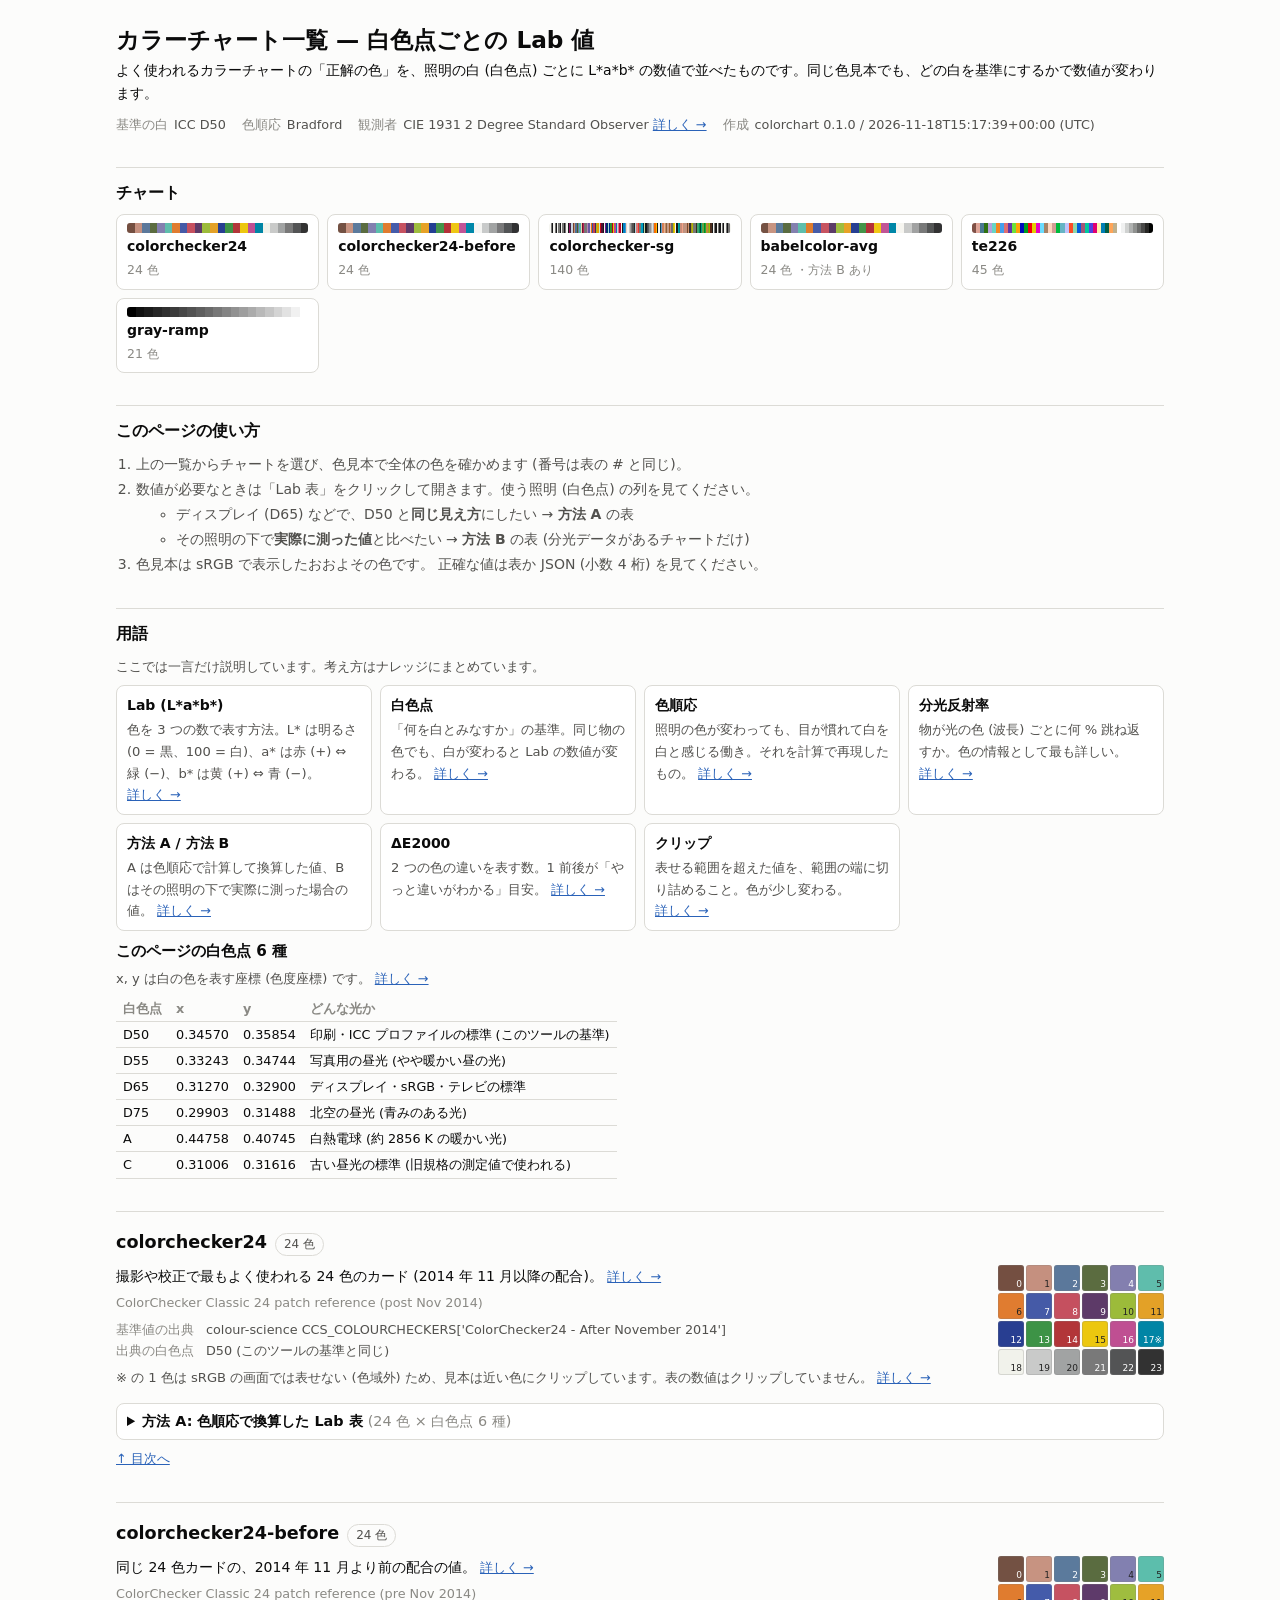
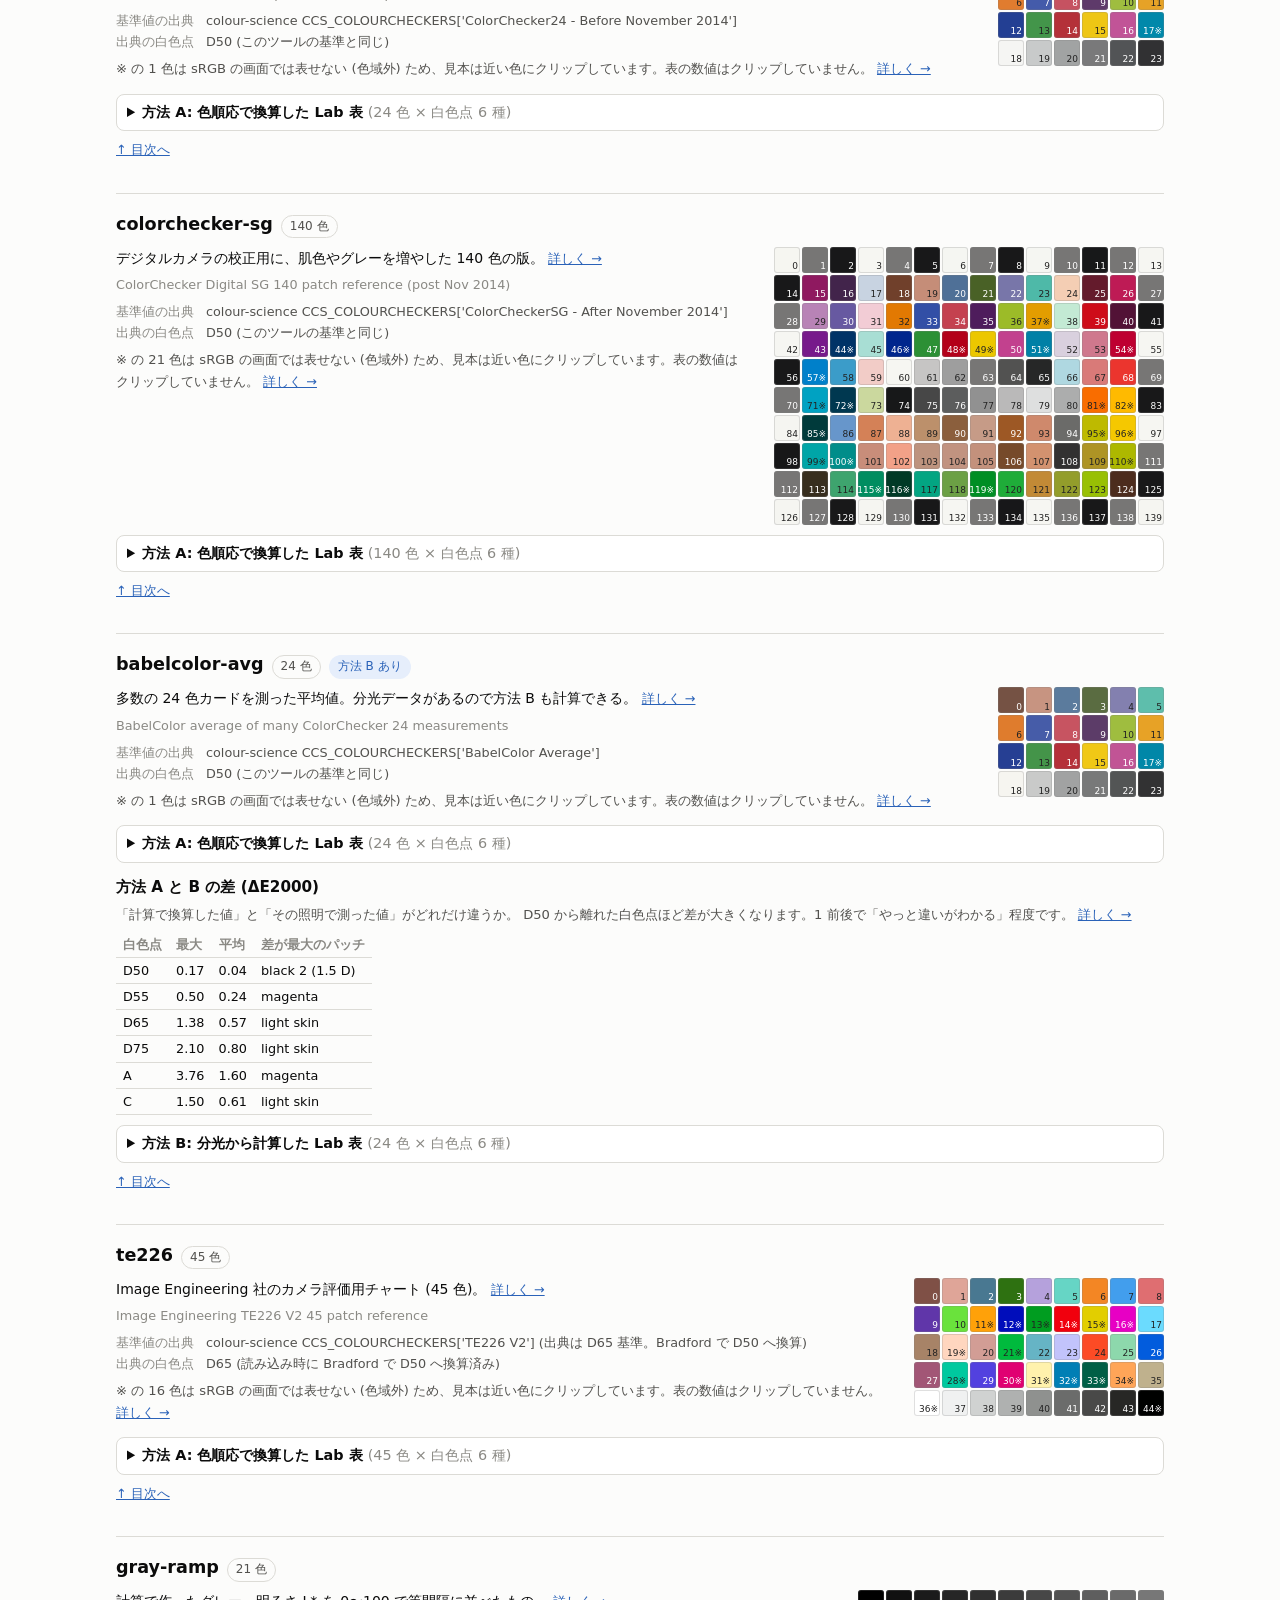
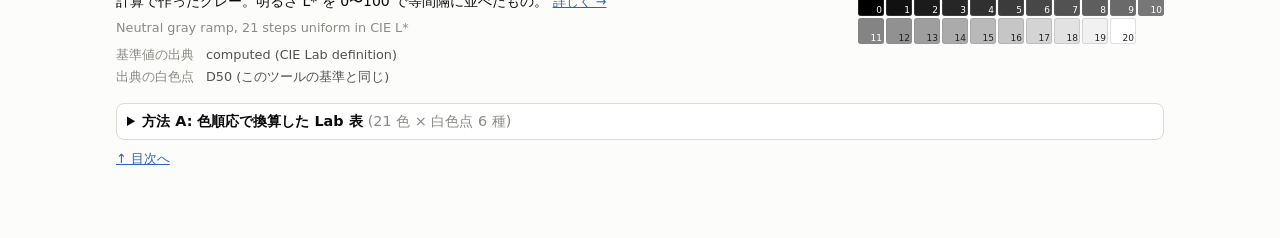
<file: reports/charts.html>
<!doctype html>
<html lang="ja">
<head>
<meta charset="utf-8">
<meta name="viewport" content="width=device-width, initial-scale=1">
<title>カラーチャート一覧</title>
<style>
:root{color-scheme:light;--bg:#fcfcfb;--surface:#ffffff;--text:#0b0b0b;--text-2:#52514e;
--muted:#8a8984;--border:#dcdbd6;--base:#eef3fb;--accent:#2a62b8;--accent-bg:#e6eefb;
--chip:26px}
@media (prefers-color-scheme:dark){:root:not([data-theme="light"]){color-scheme:dark;--bg:#1a1a19;--surface:#232322;--text:#f0efec;--text-2:#c3c2b7;--muted:#8f8e86;--border:#3a3a37;--base:#2b3340;--accent:#7fb0f0;--accent-bg:#22314a;}}
:root[data-theme="dark"]{color-scheme:dark;--bg:#1a1a19;--surface:#232322;--text:#f0efec;--text-2:#c3c2b7;--muted:#8f8e86;--border:#3a3a37;--base:#2b3340;--accent:#7fb0f0;--accent-bg:#22314a;}
*{box-sizing:border-box}
body{margin:0;background:var(--bg);color:var(--text);
font:14px/1.65 system-ui,-apple-system,"Segoe UI","Hiragino Sans","Yu Gothic UI",sans-serif}
main{max-width:1080px;margin:0 auto;padding:24px 16px 64px}
a{color:var(--accent)}
h1{font-size:1.45rem;line-height:1.35;margin:0 0 4px}
h2{font-size:1.1rem;margin:0}
h3{font-size:.95rem;margin:0 0 2px}
.part{font-size:1rem;margin:32px 0 8px;padding-top:12px;border-top:1px solid var(--border)}
p,li{color:var(--text-2)}
p{margin:4px 0}
.lead{margin:0 0 4px;color:var(--text)}
.muted{color:var(--muted);font-weight:normal}
.note{font-size:.82rem;color:var(--text-2)}
.kref{font-size:.8rem;white-space:nowrap;color:var(--accent)}
span.kref{color:var(--muted);white-space:normal}
.meta{display:flex;flex-wrap:wrap;gap:4px 16px;margin:8px 0 0;padding:0;font-size:.8rem;
color:var(--muted)}
.meta div{display:flex;gap:6px} .meta dt{color:var(--muted)}
.meta dd{margin:0;color:var(--text-2)}
ol.steps{margin:4px 0;padding-left:1.4em} ol.steps li{margin:2px 0}
ol.toc{list-style:none;padding:0;margin:8px 0;display:grid;gap:8px;
grid-template-columns:repeat(auto-fill,minmax(200px,1fr))}
ol.toc a{display:flex;flex-direction:column;gap:2px;padding:8px 10px;
border:1px solid var(--border);border-radius:8px;background:var(--surface);
text-decoration:none;color:var(--text)}
ol.toc a:hover{border-color:var(--accent)}
.toc-name{font-weight:600} ol.toc .muted{font-size:.78rem}
.strip{display:flex;height:10px;border-radius:3px;overflow:hidden}
.strip span{flex:1}
dl.cards{display:grid;gap:8px;margin:8px 0;
grid-template-columns:repeat(auto-fill,minmax(230px,1fr))}
.card{padding:8px 10px;border:1px solid var(--border);border-radius:8px;background:var(--surface)}
.card dt{font-weight:600} .card dd{margin:2px 0 0;font-size:.82rem;color:var(--text-2)}
section{margin:32px 0 0;padding-top:16px;border-top:1px solid var(--border)}
.chart-head{display:flex;flex-wrap:wrap;align-items:baseline;gap:8px;margin-bottom:8px}
.badge{font-size:.75rem;padding:1px 8px;border-radius:999px;border:1px solid var(--border);
color:var(--text-2)}
.badge.accent{border-color:transparent;background:var(--accent-bg);color:var(--accent)}
.chart-body{display:grid;grid-template-columns:minmax(0,1fr) auto;gap:12px 24px;align-items:start}
@media (max-width:760px){.chart-body{grid-template-columns:minmax(0,1fr)}}
.desc{font-size:.8rem;color:var(--muted)}
dl.cond{display:grid;grid-template-columns:max-content 1fr;gap:0 12px;margin:6px 0;
font-size:.8rem}
dl.cond dt{color:var(--muted)} dl.cond dd{margin:0;overflow-wrap:anywhere;color:var(--text-2)}
.swatch-panel{overflow-x:auto;max-width:100%}
.swatches{display:grid;gap:2px;width:max-content}
.chip{width:var(--chip);height:var(--chip);border-radius:3px;display:flex;align-items:flex-end;
justify-content:flex-end;padding:0 2px;font-size:9px;line-height:1.3;color:#fff;
font-variant-numeric:tabular-nums;box-shadow:inset 0 0 0 1px rgb(128 128 128 / .25)}
.chip.on-light{color:#222}
.dot{display:inline-block;width:14px;height:14px;border-radius:3px;vertical-align:middle;
box-shadow:inset 0 0 0 1px rgb(128 128 128 / .3)}
details{margin:10px 0 0;border:1px solid var(--border);border-radius:8px;
background:var(--surface)}
summary{cursor:pointer;padding:6px 10px;font-weight:600;font-size:.9rem}
details[open] summary{border-bottom:1px solid var(--border)}
details > p,details > ul{margin:6px 10px}
details .table-wrap{margin:6px 0 0}
.diff{margin:12px 0 0}
.table-wrap{overflow:auto;margin:6px 0}
.table-wrap.tall{max-height:70vh}
table{border-collapse:collapse;font-size:.8rem;white-space:nowrap}
th,td{padding:2px 7px;border-bottom:1px solid var(--border);text-align:left}
thead th{color:var(--muted);font-weight:600}
table.lab{border-collapse:separate;border-spacing:0}
table.lab thead{position:sticky;top:0;z-index:1;background:var(--surface);
box-shadow:0 1px 0 var(--border)}
table.lab thead th{background:var(--surface)}
table.lab thead th.base{background:var(--base)}
tbody th{font-weight:normal;color:var(--text)}
td.num,th.num{text-align:right;font-variant-numeric:tabular-nums}
table.lab th.wp{text-align:center;border-left:1px solid var(--border)}
table.lab .first{border-left:1px solid var(--border)}
table.lab .base{background:var(--base)}
.mark{color:var(--accent);font-size:.72rem}
ul.note{padding-left:1.2em}
.top{font-size:.8rem;margin-top:8px}
</style>
</head>
<body>
<main id="top">
<h1>カラーチャート一覧 — 白色点ごとの Lab 値</h1>
<p class="lead">よく使われるカラーチャートの「正解の色」を、照明の白 (白色点) ごとに
L*a*b* の数値で並べたものです。同じ色見本でも、どの白を基準にするかで数値が変わります。</p>
<dl class="meta">
<div><dt>基準の白</dt><dd>ICC D50</dd></div>
<div><dt>色順応</dt><dd>Bradford</dd></div>
<div><dt>観測者</dt><dd>CIE 1931 2 Degree Standard Observer <a class="kref" href="https://2jo-code.github.io/color-science-docs/knowledge.html#observer">詳しく →</a></dd></div>
<div><dt>作成</dt><dd>colorchart 0.1.0 /
2026-11-18T15:17:39+00:00 (UTC)</dd></div>
</dl>

<h2 class="part">チャート</h2>
<ol class="toc"><li><a href="#chart-colorchecker24"><span class="strip" aria-hidden="true"><span style="background:#744f41"></span><span style="background:#c5907f"></span><span style="background:#5b789b"></span><span style="background:#5b6c40"></span><span style="background:#837faf"></span><span style="background:#5fbdac"></span><span style="background:#e07c30"></span><span style="background:#455aa7"></span><span style="background:#c5505f"></span><span style="background:#5d3a68"></span><span style="background:#9cbb3a"></span><span style="background:#e3a127"></span><span style="background:#283e91"></span><span style="background:#3d9346"></span><span style="background:#b23639"></span><span style="background:#ecc70f"></span><span style="background:#bf4f92"></span><span style="background:#0085a5"></span><span style="background:#f1f2eb"></span><span style="background:#c9cac9"></span><span style="background:#a1a3a3"></span><span style="background:#797979"></span><span style="background:#535455"></span><span style="background:#323232"></span></span><span class="toc-name">colorchecker24</span><span class="muted">24 色</span></a></li><li><a href="#chart-colorchecker24-before"><span class="strip" aria-hidden="true"><span style="background:#735143"></span><span style="background:#c79381"></span><span style="background:#5b7a9c"></span><span style="background:#5a6c40"></span><span style="background:#8280b0"></span><span style="background:#5cbeac"></span><span style="background:#e07c2f"></span><span style="background:#445baa"></span><span style="background:#c65261"></span><span style="background:#5e3a6a"></span><span style="background:#9fbd3f"></span><span style="background:#e6a227"></span><span style="background:#233f93"></span><span style="background:#43954a"></span><span style="background:#b43139"></span><span style="background:#eec614"></span><span style="background:#c15497"></span><span style="background:#0088aa"></span><span style="background:#f5f5f3"></span><span style="background:#c8caca"></span><span style="background:#a1a3a3"></span><span style="background:#79797a"></span><span style="background:#525456"></span><span style="background:#313133"></span></span><span class="toc-name">colorchecker24-before</span><span class="muted">24 色</span></a></li><li><a href="#chart-colorchecker-sg"><span class="strip" aria-hidden="true"><span style="background:#f6f6f1"></span><span style="background:#777675"></span><span style="background:#181819"></span><span style="background:#f6f6f2"></span><span style="background:#777675"></span><span style="background:#181819"></span><span style="background:#f5f6f2"></span><span style="background:#777675"></span><span style="background:#181819"></span><span style="background:#f5f6f2"></span><span style="background:#777675"></span><span style="background:#171819"></span><span style="background:#777675"></span><span style="background:#f6f6f2"></span><span style="background:#181819"></span><span style="background:#8f1960"></span><span style="background:#42244b"></span><span style="background:#c8d3e1"></span><span style="background:#70402b"></span><span style="background:#c58d78"></span><span style="background:#4f7097"></span><span style="background:#496126"></span><span style="background:#7876a9"></span><span style="background:#4eb9a8"></span><span style="background:#f4ceb4"></span><span style="background:#641b2c"></span><span style="background:#be1b55"></span><span style="background:#777675"></span><span style="background:#777675"></span><span style="background:#b883b6"></span><span style="background:#6759a1"></span><span style="background:#f2ccd5"></span><span style="background:#e27902"></span><span style="background:#324fa6"></span><span style="background:#c4414f"></span><span style="background:#4e1c5c"></span><span style="background:#9cbb28"></span><span style="background:#e39d00"></span><span style="background:#c3ead4"></span><span style="background:#ce0c19"></span><span style="background:#521236"></span><span style="background:#181819"></span><span style="background:#f6f6f2"></span><span style="background:#771a8b"></span><span style="background:#003367"></span><span style="background:#a8ded4"></span><span style="background:#00268d"></span><span style="background:#2c9035"></span><span style="background:#b30019"></span><span style="background:#ecc700"></span><span style="background:#c2418e"></span><span style="background:#0080a6"></span><span style="background:#d9d0de"></span><span style="background:#cf788d"></span><span style="background:#be0031"></span><span style="background:#f6f6f2"></span><span style="background:#181819"></span><span style="background:#0080ca"></span><span style="background:#3b9cc9"></span><span style="background:#f2ccc7"></span><span style="background:#f6f6f2"></span><span style="background:#c6c5c4"></span><span style="background:#9e9e9e"></span><span style="background:#777675"></span><span style="background:#525251"></span><span style="background:#262727"></span><span style="background:#afd8e1"></span><span style="background:#d97a78"></span><span style="background:#eb352e"></span><span style="background:#777675"></span><span style="background:#777675"></span><span style="background:#00a2c2"></span><span style="background:#003850"></span><span style="background:#cbd89e"></span><span style="background:#171819"></span><span style="background:#474747"></span><span style="background:#5c5d5d"></span><span style="background:#919191"></span><span style="background:#bab9b9"></span><span style="background:#dedfdf"></span><span style="background:#acadad"></span><span style="background:#f96d00"></span><span style="background:#ffba00"></span><span style="background:#181819"></span><span style="background:#f5f5f1"></span><span style="background:#003a3b"></span><span style="background:#6796cb"></span><span style="background:#d48157"></span><span style="background:#eeb193"></span><span style="background:#bc906b"></span><span style="background:#8b5f3d"></span><span style="background:#c69b87"></span><span style="background:#9d5825"></span><span style="background:#cf896c"></span><span style="background:#6b6b69"></span><span style="background:#beba00"></span><span style="background:#f5c800"></span><span style="background:#f6f6f2"></span><span style="background:#171718"></span><span style="background:#00a5a7"></span><span style="background:#008d8a"></span><span style="background:#c88d7a"></span><span style="background:#f2a188"></span><span style="background:#bd937e"></span><span style="background:#c19380"></span><span style="background:#c3917c"></span><span style="background:#764a2a"></span><span style="background:#d3926f"></span><span style="background:#323131"></span><span style="background:#ae9425"></span><span style="background:#adb800"></span><span style="background:#777675"></span><span style="background:#777675"></span><span style="background:#372e1e"></span><span style="background:#3ea46e"></span><span style="background:#008d60"></span><span style="background:#003a26"></span><span style="background:#03a582"></span><span style="background:#6ca045"></span><span style="background:#008e24"></span><span style="background:#1fac39"></span><span style="background:#c28a36"></span><span style="background:#939d2b"></span><span style="background:#98c004"></span><span style="background:#4c2c1d"></span><span style="background:#181819"></span><span style="background:#f5f5f1"></span><span style="background:#777675"></span><span style="background:#181819"></span><span style="background:#f5f5f1"></span><span style="background:#777675"></span><span style="background:#181819"></span><span style="background:#f6f6f2"></span><span style="background:#777675"></span><span style="background:#171719"></span><span style="background:#f6f6f2"></span><span style="background:#777675"></span><span style="background:#181819"></span><span style="background:#777675"></span><span style="background:#f5f5f1"></span></span><span class="toc-name">colorchecker-sg</span><span class="muted">140 色</span></a></li><li><a href="#chart-babelcolor-avg"><span class="strip" aria-hidden="true"><span style="background:#755244"></span><span style="background:#c79481"></span><span style="background:#5b7b9d"></span><span style="background:#5a6c41"></span><span style="background:#8380af"></span><span style="background:#5ebeac"></span><span style="background:#df7c2d"></span><span style="background:#465ca8"></span><span style="background:#c75461"></span><span style="background:#5c3c68"></span><span style="background:#9fbd3f"></span><span style="background:#e7a226"></span><span style="background:#263f93"></span><span style="background:#449449"></span><span style="background:#b53039"></span><span style="background:#f0c816"></span><span style="background:#c15495"></span><span style="background:#0087a8"></span><span style="background:#f6f5f0"></span><span style="background:#c9cac9"></span><span style="background:#a1a2a2"></span><span style="background:#787979"></span><span style="background:#535555"></span><span style="background:#323233"></span></span><span class="toc-name">babelcolor-avg</span><span class="muted">24 色 ・方法 B あり</span></a></li><li><a href="#chart-te226"><span class="strip" aria-hidden="true"><span style="background:#7f5046"></span><span style="background:#dfa598"></span><span style="background:#497891"></span><span style="background:#2e7111"></span><span style="background:#b5a1dc"></span><span style="background:#66d5c5"></span><span style="background:#f38624"></span><span style="background:#429eed"></span><span style="background:#df6e71"></span><span style="background:#6036a9"></span><span style="background:#6ae23c"></span><span style="background:#ffa109"></span><span style="background:#000dbb"></span><span style="background:#009d20"></span><span style="background:#f1000d"></span><span style="background:#e2ce00"></span><span style="background:#e700c4"></span><span style="background:#6bdbfe"></span><span style="background:#a78367"></span><span style="background:#ffd6bf"></span><span style="background:#d29d95"></span><span style="background:#00ba3d"></span><span style="background:#66b4c5"></span><span style="background:#c2c3fb"></span><span style="background:#fc4b25"></span><span style="background:#8dd8ac"></span><span style="background:#025cdd"></span><span style="background:#a25676"></span><span style="background:#00c99f"></span><span style="background:#5241df"></span><span style="background:#e00072"></span><span style="background:#fff2ac"></span><span style="background:#007fb5"></span><span style="background:#005f46"></span><span style="background:#ffa558"></span><span style="background:#bfb18d"></span><span style="background:#ffffff"></span><span style="background:#f0f1f1"></span><span style="background:#d0d2d1"></span><span style="background:#afb1b0"></span><span style="background:#8f918f"></span><span style="background:#6b6c6b"></span><span style="background:#494948"></span><span style="background:#272725"></span><span style="background:#000100"></span></span><span class="toc-name">te226</span><span class="muted">45 色</span></a></li><li><a href="#chart-gray-ramp"><span class="strip" aria-hidden="true"><span style="background:#000000"></span><span style="background:#111111"></span><span style="background:#1b1b1b"></span><span style="background:#262626"></span><span style="background:#303030"></span><span style="background:#3b3b3b"></span><span style="background:#474747"></span><span style="background:#525252"></span><span style="background:#5e5e5e"></span><span style="background:#6a6a6a"></span><span style="background:#777777"></span><span style="background:#848484"></span><span style="background:#919191"></span><span style="background:#9e9e9e"></span><span style="background:#ababab"></span><span style="background:#b9b9b9"></span><span style="background:#c6c6c6"></span><span style="background:#d4d4d4"></span><span style="background:#e2e2e2"></span><span style="background:#f1f1f1"></span><span style="background:#ffffff"></span></span><span class="toc-name">gray-ramp</span><span class="muted">21 色</span></a></li></ol>

<h2 class="part">このページの使い方</h2>
<ol class="steps">
<li>上の一覧からチャートを選び、色見本で全体の色を確かめます (番号は表の # と同じ)。</li>
<li>数値が必要なときは「Lab 表」をクリックして開きます。使う照明 (白色点) の列を見てください。
<ul>
<li>ディスプレイ (D65) などで、D50 と<b>同じ見え方</b>にしたい → <b>方法 A</b> の表</li>
<li>その照明の下で<b>実際に測った値</b>と比べたい → <b>方法 B</b> の表
(分光データがあるチャートだけ)</li>
</ul></li>
<li>色見本は sRGB で表示したおおよその色です。
正確な値は表か JSON (小数 4 桁) を見てください。</li>
</ol>

<h2 class="part">用語</h2>
<p class="note">ここでは一言だけ説明しています。考え方はナレッジにまとめています。</p>
<dl class="cards"><div class="card"><dt>Lab (L*a*b*)</dt><dd>色を 3 つの数で表す方法。L* は明るさ (0 = 黒、100 = 白)、a* は赤 (+) ⇔ 緑 (−)、b* は黄 (+) ⇔ 青 (−)。 <a class="kref" href="https://2jo-code.github.io/color-science-docs/knowledge.html#lab">詳しく →</a></dd></div><div class="card"><dt>白色点</dt><dd>「何を白とみなすか」の基準。同じ物の色でも、白が変わると Lab の数値が変わる。 <a class="kref" href="https://2jo-code.github.io/color-science-docs/knowledge.html#white-list">詳しく →</a></dd></div><div class="card"><dt>色順応</dt><dd>照明の色が変わっても、目が慣れて白を白と感じる働き。それを計算で再現したもの。 <a class="kref" href="https://2jo-code.github.io/color-science-docs/knowledge.html#white">詳しく →</a></dd></div><div class="card"><dt>分光反射率</dt><dd>物が光の色 (波長) ごとに何 % 跳ね返すか。色の情報として最も詳しい。 <a class="kref" href="https://2jo-code.github.io/color-science-docs/knowledge.html#spectral">詳しく →</a></dd></div><div class="card"><dt>方法 A / 方法 B</dt><dd>A は色順応で計算して換算した値、B はその照明の下で実際に測った場合の値。 <a class="kref" href="https://2jo-code.github.io/color-science-docs/knowledge.html#methods">詳しく →</a></dd></div><div class="card"><dt>ΔE2000</dt><dd>2 つの色の違いを表す数。1 前後が「やっと違いがわかる」目安。 <a class="kref" href="https://2jo-code.github.io/color-science-docs/knowledge.html#delta-e">詳しく →</a></dd></div><div class="card"><dt>クリップ</dt><dd>表せる範囲を超えた値を、範囲の端に切り詰めること。色が少し変わる。 <a class="kref" href="https://2jo-code.github.io/color-science-docs/knowledge.html#clip">詳しく →</a></dd></div></dl>
<h3>このページの白色点 6 種</h3>
<p class="note">x, y は白の色を表す座標 (色度座標) です。 <a class="kref" href="https://2jo-code.github.io/color-science-docs/knowledge.html#white-list">詳しく →</a></p>
<div class="table-wrap"><table class="plain"><thead><tr><th>白色点</th><th>x</th><th>y</th><th>どんな光か</th></tr></thead><tbody><tr><th scope="row">D50</th><td class="num">0.34570</td><td class="num">0.35854</td><td>印刷・ICC プロファイルの標準 (このツールの基準)</td></tr><tr><th scope="row">D55</th><td class="num">0.33243</td><td class="num">0.34744</td><td>写真用の昼光 (やや暖かい昼の光)</td></tr><tr><th scope="row">D65</th><td class="num">0.31270</td><td class="num">0.32900</td><td>ディスプレイ・sRGB・テレビの標準</td></tr><tr><th scope="row">D75</th><td class="num">0.29903</td><td class="num">0.31488</td><td>北空の昼光 (青みのある光)</td></tr><tr><th scope="row">A</th><td class="num">0.44758</td><td class="num">0.40745</td><td>白熱電球 (約 2856 K の暖かい光)</td></tr><tr><th scope="row">C</th><td class="num">0.31006</td><td class="num">0.31616</td><td>古い昼光の標準 (旧規格の測定値で使われる)</td></tr></tbody></table></div>

<section id="chart-colorchecker24">
<div class="chart-head"><h2>colorchecker24</h2><span class="badge">24 色</span></div>
<div class="chart-body">
<div class="info">
<p class="lead">撮影や校正で最もよく使われる 24 色のカード (2014 年 11 月以降の配合)。 <a class="kref" href="https://2jo-code.github.io/color-science-docs/knowledge.html#charts">詳しく →</a></p>
<p class="desc">ColorChecker Classic 24 patch reference (post Nov 2014)</p>
<dl class="cond">
<dt>基準値の出典</dt><dd>colour-science CCS_COLOURCHECKERS[&#x27;ColorChecker24 - After November 2014&#x27;]</dd>
<dt>出典の白色点</dt><dd>D50 (このツールの基準と同じ)</dd>
</dl>
<p class="note">※ の 1 色は sRGB の画面では表せない (色域外) ため、見本は近い色にクリップしています。表の数値はクリップしていません。 <a class="kref" href="https://2jo-code.github.io/color-science-docs/knowledge.html#clip">詳しく →</a></p>
</div>
<div class="swatch-panel"><div class="swatches" style="grid-template-columns:repeat(6,var(--chip))"><span class="chip" style="background:#744f41" title="dark skin">0</span><span class="chip on-light" style="background:#c5907f" title="light skin">1</span><span class="chip" style="background:#5b789b" title="blue sky">2</span><span class="chip" style="background:#5b6c40" title="foliage">3</span><span class="chip" style="background:#837faf" title="blue flower">4</span><span class="chip on-light" style="background:#5fbdac" title="bluish green">5</span><span class="chip on-light" style="background:#e07c30" title="orange">6</span><span class="chip" style="background:#455aa7" title="purplish blue">7</span><span class="chip" style="background:#c5505f" title="moderate red">8</span><span class="chip" style="background:#5d3a68" title="purple">9</span><span class="chip on-light" style="background:#9cbb3a" title="yellow green">10</span><span class="chip on-light" style="background:#e3a127" title="orange yellow">11</span><span class="chip" style="background:#283e91" title="blue">12</span><span class="chip" style="background:#3d9346" title="green">13</span><span class="chip" style="background:#b23639" title="red">14</span><span class="chip on-light" style="background:#ecc70f" title="yellow">15</span><span class="chip" style="background:#bf4f92" title="magenta">16</span><span class="chip" style="background:#0085a5" title="cyan">17※</span><span class="chip on-light" style="background:#f1f2eb" title="white 9.5 (.05 D)">18</span><span class="chip on-light" style="background:#c9cac9" title="neutral 8 (.23 D)">19</span><span class="chip on-light" style="background:#a1a3a3" title="neutral 6.5 (.44 D)">20</span><span class="chip" style="background:#797979" title="neutral 5 (.70 D)">21</span><span class="chip" style="background:#535455" title="neutral 3.5 (1.05 D)">22</span><span class="chip" style="background:#323232" title="black 2 (1.5 D)">23</span></div></div>
</div>
<details>
<summary>方法 A: 色順応で換算した Lab 表 <span class="muted">(24 色 × 白色点 6 種)</span></summary>
<p class="note">D50 の基準値を、Bradford の色順応で各白色点に置き換えた値です。
水色の D50 列が基準値そのものです。</p>
<div class="table-wrap tall"><table class="lab"><thead><tr><th rowspan="2"></th><th rowspan="2">#</th><th rowspan="2">名前</th><th colspan="3" class="wp base">D50</th><th colspan="3" class="wp">D55</th><th colspan="3" class="wp">D65</th><th colspan="3" class="wp">D75</th><th colspan="3" class="wp">A</th><th colspan="3" class="wp">C</th></tr><tr><th class="num base first">L*</th><th class="num base">a*</th><th class="num base">b*</th><th class="num first">L*</th><th class="num">a*</th><th class="num">b*</th><th class="num first">L*</th><th class="num">a*</th><th class="num">b*</th><th class="num first">L*</th><th class="num">a*</th><th class="num">b*</th><th class="num first">L*</th><th class="num">a*</th><th class="num">b*</th><th class="num first">L*</th><th class="num">a*</th><th class="num">b*</th></tr></thead><tbody><tr><td><span class="dot" style="background:#744f41"></span></td><td class="num">0</td><th scope="row">dark skin</th><td class="num base first">37.54</td><td class="num base">14.37</td><td class="num base">14.92</td><td class="num first">37.45</td><td class="num">14.04</td><td class="num">14.79</td><td class="num first">37.31</td><td class="num">13.37</td><td class="num">14.58</td><td class="num first">37.21</td><td class="num">12.76</td><td class="num">14.43</td><td class="num first">38.22</td><td class="num">14.30</td><td class="num">16.00</td><td class="num first">37.33</td><td class="num">12.65</td><td class="num">14.63</td></tr><tr><td><span class="dot" style="background:#c5907f"></span></td><td class="num">1</td><th scope="row">light skin</th><td class="num base first">64.66</td><td class="num base">19.27</td><td class="num base">17.50</td><td class="num first">64.55</td><td class="num">18.86</td><td class="num">17.32</td><td class="num first">64.38</td><td class="num">18.02</td><td class="num">17.05</td><td class="num first">64.25</td><td class="num">17.26</td><td class="num">16.85</td><td class="num first">65.53</td><td class="num">19.06</td><td class="num">18.96</td><td class="num first">64.40</td><td class="num">17.09</td><td class="num">17.12</td></tr><tr><td><span class="dot" style="background:#5b789b"></span></td><td class="num">2</td><th scope="row">blue sky</th><td class="num base first">49.32</td><td class="num base">-3.82</td><td class="num base">-22.54</td><td class="num first">49.43</td><td class="num">-2.85</td><td class="num">-22.40</td><td class="num first">49.62</td><td class="num">-1.18</td><td class="num">-22.17</td><td class="num first">49.76</td><td class="num">0.16</td><td class="num">-21.97</td><td class="num first">48.62</td><td class="num">-7.71</td><td class="num">-23.22</td><td class="num first">49.67</td><td class="num">-0.43</td><td class="num">-22.13</td></tr><tr><td><span class="dot" style="background:#5b6c40"></span></td><td class="num">3</td><th scope="row">foliage</th><td class="num base first">43.46</td><td class="num base">-12.74</td><td class="num base">22.72</td><td class="num first">43.42</td><td class="num">-13.46</td><td class="num">22.79</td><td class="num first">43.35</td><td class="num">-14.64</td><td class="num">22.86</td><td class="num first">43.29</td><td class="num">-15.56</td><td class="num">22.88</td><td class="num first">43.53</td><td class="num">-8.57</td><td class="num">21.50</td><td class="num first">43.28</td><td class="num">-14.71</td><td class="num">22.85</td></tr><tr><td><span class="dot" style="background:#837faf"></span></td><td class="num">4</td><th scope="row">blue flower</th><td class="num base first">54.94</td><td class="num base">9.61</td><td class="num base">-24.79</td><td class="num first">55.03</td><td class="num">10.56</td><td class="num">-24.72</td><td class="num first">55.18</td><td class="num">12.14</td><td class="num">-24.57</td><td class="num first">55.31</td><td class="num">13.36</td><td class="num">-24.43</td><td class="num first">54.55</td><td class="num">4.56</td><td class="num">-24.67</td><td class="num first">55.28</td><td class="num">12.45</td><td class="num">-24.48</td></tr><tr><td><span class="dot" style="background:#5fbdac"></span></td><td class="num">5</td><th scope="row">bluish green</th><td class="num base first">70.48</td><td class="num base">-32.26</td><td class="num base">-0.37</td><td class="num first">70.56</td><td class="num">-32.21</td><td class="num">-0.18</td><td class="num first">70.67</td><td class="num">-31.94</td><td class="num">0.08</td><td class="num first">70.74</td><td class="num">-31.58</td><td class="num">0.25</td><td class="num first">69.67</td><td class="num">-29.44</td><td class="num">-2.39</td><td class="num first">70.59</td><td class="num">-30.85</td><td class="num">-0.02</td></tr><tr><td><span class="dot" style="background:#e07c30"></span></td><td class="num">6</td><th scope="row">orange</th><td class="num base first">62.73</td><td class="num base">35.83</td><td class="num base">56.50</td><td class="num first">62.49</td><td class="num">35.03</td><td class="num">56.22</td><td class="num first">62.11</td><td class="num">33.37</td><td class="num">55.76</td><td class="num first">61.83</td><td class="num">31.84</td><td class="num">55.41</td><td class="num first">64.54</td><td class="num">35.44</td><td class="num">58.86</td><td class="num first">62.13</td><td class="num">31.55</td><td class="num">55.99</td></tr><tr><td><span class="dot" style="background:#455aa7"></span></td><td class="num">7</td><th scope="row">purplish blue</th><td class="num base first">39.43</td><td class="num base">10.75</td><td class="num base">-45.17</td><td class="num first">39.66</td><td class="num">12.84</td><td class="num">-44.89</td><td class="num first">40.06</td><td class="num">16.26</td><td class="num">-44.37</td><td class="num first">40.37</td><td class="num">18.85</td><td class="num">-43.93</td><td class="num first">38.18</td><td class="num">0.04</td><td class="num">-46.20</td><td class="num first">40.24</td><td class="num">17.22</td><td class="num">-44.15</td></tr><tr><td><span class="dot" style="background:#c5505f"></span></td><td class="num">8</td><th scope="row">moderate red</th><td class="num base first">50.57</td><td class="num base">48.64</td><td class="num base">16.67</td><td class="num first">50.36</td><td class="num">48.56</td><td class="num">16.23</td><td class="num first">50.06</td><td class="num">48.10</td><td class="num">15.60</td><td class="num first">49.85</td><td class="num">47.49</td><td class="num">15.17</td><td class="num first">52.37</td><td class="num">44.01</td><td class="num">20.88</td><td class="num first">50.18</td><td class="num">46.31</td><td class="num">15.78</td></tr><tr><td><span class="dot" style="background:#5d3a68"></span></td><td class="num">9</td><th scope="row">purple</th><td class="num base first">30.10</td><td class="num base">22.54</td><td class="num base">-20.87</td><td class="num first">30.13</td><td class="num">23.27</td><td class="num">-20.90</td><td class="num first">30.21</td><td class="num">24.39</td><td class="num">-20.88</td><td class="num first">30.28</td><td class="num">25.18</td><td class="num">-20.83</td><td class="num first">30.19</td><td class="num">17.21</td><td class="num">-19.84</td><td class="num first">30.34</td><td class="num">24.12</td><td class="num">-20.73</td></tr><tr><td><span class="dot" style="background:#9cbb3a"></span></td><td class="num">10</td><th scope="row">yellow green</th><td class="num base first">71.77</td><td class="num base">-24.13</td><td class="num base">58.19</td><td class="num first">71.68</td><td class="num">-25.73</td><td class="num">58.50</td><td class="num first">71.52</td><td class="num">-28.42</td><td class="num">58.85</td><td class="num first">71.38</td><td class="num">-30.52</td><td class="num">59.01</td><td class="num first">72.01</td><td class="num">-15.32</td><td class="num">54.33</td><td class="num first">71.37</td><td class="num">-28.71</td><td class="num">58.99</td></tr><tr><td><span class="dot" style="background:#e3a127"></span></td><td class="num">11</td><th scope="row">orange yellow</th><td class="num base first">71.51</td><td class="num base">18.24</td><td class="num base">67.37</td><td class="num first">71.30</td><td class="num">17.03</td><td class="num">67.35</td><td class="num first">70.96</td><td class="num">14.75</td><td class="num">67.25</td><td class="num first">70.71</td><td class="num">12.79</td><td class="num">67.12</td><td class="num first">72.91</td><td class="num">21.32</td><td class="num">67.00</td><td class="num first">70.92</td><td class="num">13.27</td><td class="num">67.53</td></tr><tr><td><span class="dot" style="background:#283e91"></span></td><td class="num">12</td><th scope="row">blue</th><td class="num base first">28.37</td><td class="num base">15.42</td><td class="num base">-49.80</td><td class="num first">28.66</td><td class="num">17.82</td><td class="num">-49.42</td><td class="num first">29.15</td><td class="num">21.67</td><td class="num">-48.74</td><td class="num first">29.54</td><td class="num">24.52</td><td class="num">-48.18</td><td class="num first">26.82</td><td class="num">2.29</td><td class="num">-51.31</td><td class="num first">29.39</td><td class="num">22.64</td><td class="num">-48.43</td></tr><tr><td><span class="dot" style="background:#3d9346"></span></td><td class="num">13</td><th scope="row">green</th><td class="num base first">54.38</td><td class="num base">-39.72</td><td class="num base">32.27</td><td class="num first">54.38</td><td class="num">-40.88</td><td class="num">32.54</td><td class="num first">54.35</td><td class="num">-42.68</td><td class="num">32.87</td><td class="num first">54.31</td><td class="num">-43.98</td><td class="num">33.04</td><td class="num first">53.98</td><td class="num">-31.19</td><td class="num">28.85</td><td class="num first">54.20</td><td class="num">-42.14</td><td class="num">32.84</td></tr><tr><td><span class="dot" style="background:#b23639"></span></td><td class="num">14</td><th scope="row">red</th><td class="num base first">42.43</td><td class="num base">51.05</td><td class="num base">28.62</td><td class="num first">42.18</td><td class="num">50.92</td><td class="num">28.11</td><td class="num first">41.82</td><td class="num">50.32</td><td class="num">27.36</td><td class="num first">41.55</td><td class="num">49.60</td><td class="num">26.85</td><td class="num first">44.49</td><td class="num">46.31</td><td class="num">33.53</td><td class="num first">41.94</td><td class="num">48.38</td><td class="num">27.55</td></tr><tr><td><span class="dot" style="background:#ecc70f"></span></td><td class="num">15</td><th scope="row">yellow</th><td class="num base first">81.80</td><td class="num base">2.67</td><td class="num base">80.41</td><td class="num first">81.61</td><td class="num">1.04</td><td class="num">80.66</td><td class="num first">81.30</td><td class="num">-1.87</td><td class="num">80.92</td><td class="num first">81.04</td><td class="num">-4.29</td><td class="num">81.01</td><td class="num first">82.91</td><td class="num">8.97</td><td class="num">77.36</td><td class="num first">81.19</td><td class="num">-3.11</td><td class="num">81.29</td></tr><tr><td><span class="dot" style="background:#bf4f92"></span></td><td class="num">16</td><th scope="row">magenta</th><td class="num base first">50.63</td><td class="num base">51.28</td><td class="num base">-14.12</td><td class="num first">50.53</td><td class="num">51.84</td><td class="num">-14.43</td><td class="num first">50.40</td><td class="num">52.49</td><td class="num">-14.82</td><td class="num first">50.34</td><td class="num">52.78</td><td class="num">-15.05</td><td class="num first">51.89</td><td class="num">43.78</td><td class="num">-10.48</td><td class="num first">50.61</td><td class="num">51.07</td><td class="num">-14.57</td></tr><tr><td><span class="dot" style="background:#0085a5"></span></td><td class="num">17</td><th scope="row">cyan</th><td class="num base first">49.57</td><td class="num base">-29.71</td><td class="num base">-28.32</td><td class="num first">49.78</td><td class="num">-28.01</td><td class="num">-28.01</td><td class="num first">50.10</td><td class="num">-24.98</td><td class="num">-27.52</td><td class="num first">50.34</td><td class="num">-22.52</td><td class="num">-27.15</td><td class="num first">48.03</td><td class="num">-34.86</td><td class="num">-30.62</td><td class="num first">50.11</td><td class="num">-22.98</td><td class="num">-27.55</td></tr><tr><td><span class="dot" style="background:#f1f2eb"></span></td><td class="num">18</td><th scope="row">white 9.5 (.05 D)</th><td class="num base first">95.19</td><td class="num base">-1.03</td><td class="num base">2.93</td><td class="num first">95.18</td><td class="num">-1.13</td><td class="num">2.93</td><td class="num first">95.17</td><td class="num">-1.30</td><td class="num">2.92</td><td class="num first">95.16</td><td class="num">-1.43</td><td class="num">2.91</td><td class="num first">95.23</td><td class="num">-0.51</td><td class="num">2.88</td><td class="num first">95.16</td><td class="num">-1.33</td><td class="num">2.91</td></tr><tr><td><span class="dot" style="background:#c9cac9"></span></td><td class="num">19</td><th scope="row">neutral 8 (.23 D)</th><td class="num base first">81.29</td><td class="num base">-0.57</td><td class="num base">0.44</td><td class="num first">81.29</td><td class="num">-0.59</td><td class="num">0.44</td><td class="num first">81.29</td><td class="num">-0.61</td><td class="num">0.44</td><td class="num first">81.29</td><td class="num">-0.63</td><td class="num">0.45</td><td class="num first">81.28</td><td class="num">-0.45</td><td class="num">0.40</td><td class="num first">81.29</td><td class="num">-0.60</td><td class="num">0.44</td></tr><tr><td><span class="dot" style="background:#a1a3a3"></span></td><td class="num">20</td><th scope="row">neutral 6.5 (.44 D)</th><td class="num base first">66.89</td><td class="num base">-0.75</td><td class="num base">-0.06</td><td class="num first">66.89</td><td class="num">-0.75</td><td class="num">-0.06</td><td class="num first">66.90</td><td class="num">-0.74</td><td class="num">-0.05</td><td class="num first">66.90</td><td class="num">-0.73</td><td class="num">-0.04</td><td class="num first">66.87</td><td class="num">-0.68</td><td class="num">-0.11</td><td class="num first">66.89</td><td class="num">-0.72</td><td class="num">-0.05</td></tr><tr><td><span class="dot" style="background:#797979"></span></td><td class="num">21</td><th scope="row">neutral 5 (.70 D)</th><td class="num base first">50.76</td><td class="num base">-0.13</td><td class="num base">0.14</td><td class="num first">50.76</td><td class="num">-0.13</td><td class="num">0.14</td><td class="num first">50.76</td><td class="num">-0.14</td><td class="num">0.14</td><td class="num first">50.76</td><td class="num">-0.15</td><td class="num">0.14</td><td class="num first">50.76</td><td class="num">-0.10</td><td class="num">0.13</td><td class="num first">50.76</td><td class="num">-0.14</td><td class="num">0.14</td></tr><tr><td><span class="dot" style="background:#535455"></span></td><td class="num">22</td><th scope="row">neutral 3.5 (1.05 D)</th><td class="num base first">35.63</td><td class="num base">-0.46</td><td class="num base">-0.48</td><td class="num first">35.63</td><td class="num">-0.44</td><td class="num">-0.48</td><td class="num first">35.64</td><td class="num">-0.41</td><td class="num">-0.47</td><td class="num first">35.64</td><td class="num">-0.39</td><td class="num">-0.46</td><td class="num first">35.61</td><td class="num">-0.48</td><td class="num">-0.51</td><td class="num first">35.64</td><td class="num">-0.39</td><td class="num">-0.47</td></tr><tr><td><span class="dot" style="background:#323232"></span></td><td class="num">23</td><th scope="row">black 2 (1.5 D)</th><td class="num base first">20.64</td><td class="num base">0.07</td><td class="num base">-0.46</td><td class="num first">20.64</td><td class="num">0.09</td><td class="num">-0.46</td><td class="num first">20.64</td><td class="num">0.11</td><td class="num">-0.46</td><td class="num first">20.65</td><td class="num">0.13</td><td class="num">-0.45</td><td class="num first">20.63</td><td class="num">0.00</td><td class="num">-0.46</td><td class="num first">20.65</td><td class="num">0.12</td><td class="num">-0.46</td></tr></tbody></table></div>

</details>

<p class="top"><a href="#top">↑ 目次へ</a></p>
</section>
<section id="chart-colorchecker24-before">
<div class="chart-head"><h2>colorchecker24-before</h2><span class="badge">24 色</span></div>
<div class="chart-body">
<div class="info">
<p class="lead">同じ 24 色カードの、2014 年 11 月より前の配合の値。 <a class="kref" href="https://2jo-code.github.io/color-science-docs/knowledge.html#charts">詳しく →</a></p>
<p class="desc">ColorChecker Classic 24 patch reference (pre Nov 2014)</p>
<dl class="cond">
<dt>基準値の出典</dt><dd>colour-science CCS_COLOURCHECKERS[&#x27;ColorChecker24 - Before November 2014&#x27;]</dd>
<dt>出典の白色点</dt><dd>D50 (このツールの基準と同じ)</dd>
</dl>
<p class="note">※ の 1 色は sRGB の画面では表せない (色域外) ため、見本は近い色にクリップしています。表の数値はクリップしていません。 <a class="kref" href="https://2jo-code.github.io/color-science-docs/knowledge.html#clip">詳しく →</a></p>
</div>
<div class="swatch-panel"><div class="swatches" style="grid-template-columns:repeat(6,var(--chip))"><span class="chip" style="background:#735143" title="dark skin">0</span><span class="chip on-light" style="background:#c79381" title="light skin">1</span><span class="chip" style="background:#5b7a9c" title="blue sky">2</span><span class="chip" style="background:#5a6c40" title="foliage">3</span><span class="chip on-light" style="background:#8280b0" title="blue flower">4</span><span class="chip on-light" style="background:#5cbeac" title="bluish green">5</span><span class="chip on-light" style="background:#e07c2f" title="orange">6</span><span class="chip" style="background:#445baa" title="purplish blue">7</span><span class="chip" style="background:#c65261" title="moderate red">8</span><span class="chip" style="background:#5e3a6a" title="purple">9</span><span class="chip on-light" style="background:#9fbd3f" title="yellow green">10</span><span class="chip on-light" style="background:#e6a227" title="orange yellow">11</span><span class="chip" style="background:#233f93" title="blue">12</span><span class="chip on-light" style="background:#43954a" title="green">13</span><span class="chip" style="background:#b43139" title="red">14</span><span class="chip on-light" style="background:#eec614" title="yellow">15</span><span class="chip" style="background:#c15497" title="magenta">16</span><span class="chip" style="background:#0088aa" title="cyan">17※</span><span class="chip on-light" style="background:#f5f5f3" title="white 9.5 (.05 D)">18</span><span class="chip on-light" style="background:#c8caca" title="neutral 8 (.23 D)">19</span><span class="chip on-light" style="background:#a1a3a3" title="neutral 6.5 (.44 D)">20</span><span class="chip" style="background:#79797a" title="neutral 5 (.70 D)">21</span><span class="chip" style="background:#525456" title="neutral 3.5 (1.05 D)">22</span><span class="chip" style="background:#313133" title="black 2 (1.5 D)">23</span></div></div>
</div>
<details>
<summary>方法 A: 色順応で換算した Lab 表 <span class="muted">(24 色 × 白色点 6 種)</span></summary>
<p class="note">D50 の基準値を、Bradford の色順応で各白色点に置き換えた値です。
水色の D50 列が基準値そのものです。</p>
<div class="table-wrap tall"><table class="lab"><thead><tr><th rowspan="2"></th><th rowspan="2">#</th><th rowspan="2">名前</th><th colspan="3" class="wp base">D50</th><th colspan="3" class="wp">D55</th><th colspan="3" class="wp">D65</th><th colspan="3" class="wp">D75</th><th colspan="3" class="wp">A</th><th colspan="3" class="wp">C</th></tr><tr><th class="num base first">L*</th><th class="num base">a*</th><th class="num base">b*</th><th class="num first">L*</th><th class="num">a*</th><th class="num">b*</th><th class="num first">L*</th><th class="num">a*</th><th class="num">b*</th><th class="num first">L*</th><th class="num">a*</th><th class="num">b*</th><th class="num first">L*</th><th class="num">a*</th><th class="num">b*</th><th class="num first">L*</th><th class="num">a*</th><th class="num">b*</th></tr></thead><tbody><tr><td><span class="dot" style="background:#735143"></span></td><td class="num">0</td><th scope="row">dark skin</th><td class="num base first">37.99</td><td class="num base">13.55</td><td class="num base">14.06</td><td class="num first">37.90</td><td class="num">13.24</td><td class="num">13.93</td><td class="num first">37.77</td><td class="num">12.59</td><td class="num">13.74</td><td class="num first">37.68</td><td class="num">12.00</td><td class="num">13.59</td><td class="num first">38.63</td><td class="num">13.53</td><td class="num">15.08</td><td class="num first">37.78</td><td class="num">11.91</td><td class="num">13.78</td></tr><tr><td><span class="dot" style="background:#c79381"></span></td><td class="num">1</td><th scope="row">light skin</th><td class="num base first">65.71</td><td class="num base">18.13</td><td class="num base">17.81</td><td class="num first">65.60</td><td class="num">17.71</td><td class="num">17.64</td><td class="num first">65.43</td><td class="num">16.84</td><td class="num">17.38</td><td class="num first">65.31</td><td class="num">16.06</td><td class="num">17.19</td><td class="num first">66.56</td><td class="num">18.10</td><td class="num">19.17</td><td class="num first">65.45</td><td class="num">15.94</td><td class="num">17.44</td></tr><tr><td><span class="dot" style="background:#5b7a9c"></span></td><td class="num">2</td><th scope="row">blue sky</th><td class="num base first">49.93</td><td class="num base">-4.88</td><td class="num base">-21.91</td><td class="num first">50.04</td><td class="num">-3.94</td><td class="num">-21.77</td><td class="num first">50.22</td><td class="num">-2.30</td><td class="num">-21.53</td><td class="num first">50.36</td><td class="num">-0.98</td><td class="num">-21.33</td><td class="num first">49.22</td><td class="num">-8.56</td><td class="num">-22.63</td><td class="num first">50.27</td><td class="num">-1.53</td><td class="num">-21.50</td></tr><tr><td><span class="dot" style="background:#5a6c40"></span></td><td class="num">3</td><th scope="row">foliage</th><td class="num base first">43.14</td><td class="num base">-13.10</td><td class="num base">21.91</td><td class="num first">43.11</td><td class="num">-13.80</td><td class="num">21.98</td><td class="num first">43.04</td><td class="num">-14.95</td><td class="num">22.05</td><td class="num first">42.98</td><td class="num">-15.83</td><td class="num">22.07</td><td class="num first">43.19</td><td class="num">-8.96</td><td class="num">20.69</td><td class="num first">42.97</td><td class="num">-14.99</td><td class="num">22.04</td></tr><tr><td><span class="dot" style="background:#8280b0"></span></td><td class="num">4</td><th scope="row">blue flower</th><td class="num base first">55.11</td><td class="num base">8.84</td><td class="num base">-25.40</td><td class="num first">55.20</td><td class="num">9.83</td><td class="num">-25.32</td><td class="num first">55.37</td><td class="num">11.47</td><td class="num">-25.16</td><td class="num first">55.50</td><td class="num">12.73</td><td class="num">-25.00</td><td class="num first">54.68</td><td class="num">3.72</td><td class="num">-25.35</td><td class="num first">55.46</td><td class="num">11.83</td><td class="num">-25.07</td></tr><tr><td><span class="dot" style="background:#5cbeac"></span></td><td class="num">5</td><th scope="row">bluish green</th><td class="num base first">70.72</td><td class="num base">-33.40</td><td class="num base">-0.20</td><td class="num first">70.80</td><td class="num">-33.36</td><td class="num">0.00</td><td class="num first">70.91</td><td class="num">-33.08</td><td class="num">0.27</td><td class="num first">70.99</td><td class="num">-32.72</td><td class="num">0.44</td><td class="num first">69.89</td><td class="num">-30.46</td><td class="num">-2.28</td><td class="num first">70.83</td><td class="num">-31.96</td><td class="num">0.16</td></tr><tr><td><span class="dot" style="background:#e07c2f"></span></td><td class="num">6</td><th scope="row">orange</th><td class="num base first">62.66</td><td class="num base">36.07</td><td class="num base">57.10</td><td class="num first">62.42</td><td class="num">35.27</td><td class="num">56.81</td><td class="num first">62.04</td><td class="num">33.60</td><td class="num">56.36</td><td class="num first">61.75</td><td class="num">32.06</td><td class="num">56.01</td><td class="num first">64.49</td><td class="num">35.66</td><td class="num">59.47</td><td class="num first">62.06</td><td class="num">31.77</td><td class="num">56.59</td></tr><tr><td><span class="dot" style="background:#445baa"></span></td><td class="num">7</td><th scope="row">purplish blue</th><td class="num base first">40.02</td><td class="num base">10.41</td><td class="num base">-45.96</td><td class="num first">40.26</td><td class="num">12.55</td><td class="num">-45.67</td><td class="num first">40.66</td><td class="num">16.05</td><td class="num">-45.14</td><td class="num first">40.98</td><td class="num">18.71</td><td class="num">-44.69</td><td class="num first">38.73</td><td class="num">-0.53</td><td class="num">-47.06</td><td class="num first">40.85</td><td class="num">17.06</td><td class="num">-44.92</td></tr><tr><td><span class="dot" style="background:#c65261"></span></td><td class="num">8</td><th scope="row">moderate red</th><td class="num base first">51.12</td><td class="num base">48.24</td><td class="num base">16.25</td><td class="num first">50.92</td><td class="num">48.16</td><td class="num">15.82</td><td class="num first">50.62</td><td class="num">47.70</td><td class="num">15.19</td><td class="num first">50.41</td><td class="num">47.10</td><td class="num">14.77</td><td class="num first">52.90</td><td class="num">43.66</td><td class="num">20.41</td><td class="num first">50.74</td><td class="num">45.93</td><td class="num">15.37</td></tr><tr><td><span class="dot" style="background:#5e3a6a"></span></td><td class="num">9</td><th scope="row">purple</th><td class="num base first">30.32</td><td class="num base">22.98</td><td class="num base">-21.59</td><td class="num first">30.36</td><td class="num">23.73</td><td class="num">-21.61</td><td class="num first">30.44</td><td class="num">24.89</td><td class="num">-21.59</td><td class="num first">30.52</td><td class="num">25.72</td><td class="num">-21.53</td><td class="num first">30.41</td><td class="num">17.48</td><td class="num">-20.56</td><td class="num first">30.58</td><td class="num">24.62</td><td class="num">-21.43</td></tr><tr><td><span class="dot" style="background:#9fbd3f"></span></td><td class="num">10</td><th scope="row">yellow green</th><td class="num base first">72.53</td><td class="num base">-23.71</td><td class="num base">57.26</td><td class="num first">72.45</td><td class="num">-25.30</td><td class="num">57.54</td><td class="num first">72.28</td><td class="num">-27.95</td><td class="num">57.87</td><td class="num first">72.14</td><td class="num">-30.04</td><td class="num">58.02</td><td class="num first">72.77</td><td class="num">-15.00</td><td class="num">53.55</td><td class="num first">72.13</td><td class="num">-28.25</td><td class="num">58.00</td></tr><tr><td><span class="dot" style="background:#e6a227"></span></td><td class="num">11</td><th scope="row">orange yellow</th><td class="num base first">71.94</td><td class="num base">19.36</td><td class="num base">67.86</td><td class="num first">71.73</td><td class="num">18.16</td><td class="num">67.83</td><td class="num first">71.39</td><td class="num">15.88</td><td class="num">67.71</td><td class="num first">71.12</td><td class="num">13.92</td><td class="num">67.57</td><td class="num first">73.38</td><td class="num">22.30</td><td class="num">67.60</td><td class="num first">71.34</td><td class="num">14.37</td><td class="num">67.99</td></tr><tr><td><span class="dot" style="background:#233f93"></span></td><td class="num">12</td><th scope="row">blue</th><td class="num base first">28.78</td><td class="num base">14.18</td><td class="num base">-50.30</td><td class="num first">29.08</td><td class="num">16.65</td><td class="num">-49.91</td><td class="num first">29.58</td><td class="num">20.61</td><td class="num">-49.21</td><td class="num first">29.97</td><td class="num">23.55</td><td class="num">-48.63</td><td class="num first">27.16</td><td class="num">0.77</td><td class="num">-51.92</td><td class="num first">29.82</td><td class="num">21.66</td><td class="num">-48.90</td></tr><tr><td><span class="dot" style="background:#43954a"></span></td><td class="num">13</td><th scope="row">green</th><td class="num base first">55.26</td><td class="num base">-38.34</td><td class="num base">31.37</td><td class="num first">55.26</td><td class="num">-39.47</td><td class="num">31.63</td><td class="num first">55.23</td><td class="num">-41.21</td><td class="num">31.94</td><td class="num first">55.19</td><td class="num">-42.47</td><td class="num">32.09</td><td class="num first">54.88</td><td class="num">-30.08</td><td class="num">28.12</td><td class="num first">55.08</td><td class="num">-40.70</td><td class="num">31.90</td></tr><tr><td><span class="dot" style="background:#b43139"></span></td><td class="num">14</td><th scope="row">red</th><td class="num base first">42.10</td><td class="num base">53.38</td><td class="num base">28.19</td><td class="num first">41.85</td><td class="num">53.29</td><td class="num">27.65</td><td class="num first">41.47</td><td class="num">52.75</td><td class="num">26.87</td><td class="num first">41.20</td><td class="num">52.06</td><td class="num">26.33</td><td class="num first">44.24</td><td class="num">48.22</td><td class="num">33.40</td><td class="num first">41.60</td><td class="num">50.74</td><td class="num">27.06</td></tr><tr><td><span class="dot" style="background:#eec614"></span></td><td class="num">15</td><th scope="row">yellow</th><td class="num base first">81.73</td><td class="num base">4.04</td><td class="num base">79.82</td><td class="num first">81.54</td><td class="num">2.43</td><td class="num">80.04</td><td class="num first">81.22</td><td class="num">-0.45</td><td class="num">80.27</td><td class="num first">80.97</td><td class="num">-2.85</td><td class="num">80.34</td><td class="num first">82.87</td><td class="num">10.11</td><td class="num">76.99</td><td class="num first">81.12</td><td class="num">-1.71</td><td class="num">80.64</td></tr><tr><td><span class="dot" style="background:#c15497"></span></td><td class="num">16</td><th scope="row">magenta</th><td class="num base first">51.94</td><td class="num base">49.99</td><td class="num base">-14.57</td><td class="num first">51.84</td><td class="num">50.56</td><td class="num">-14.87</td><td class="num first">51.73</td><td class="num">51.21</td><td class="num">-15.24</td><td class="num first">51.67</td><td class="num">51.53</td><td class="num">-15.45</td><td class="num first">53.14</td><td class="num">42.61</td><td class="num">-11.07</td><td class="num first">51.93</td><td class="num">49.86</td><td class="num">-14.99</td></tr><tr><td><span class="dot" style="background:#0088aa"></span></td><td class="num">17</td><th scope="row">cyan</th><td class="num base first">51.04</td><td class="num base">-28.63</td><td class="num base">-28.64</td><td class="num first">51.24</td><td class="num">-26.95</td><td class="num">-28.33</td><td class="num first">51.56</td><td class="num">-23.96</td><td class="num">-27.84</td><td class="num first">51.80</td><td class="num">-21.53</td><td class="num">-27.48</td><td class="num first">49.52</td><td class="num">-33.76</td><td class="num">-30.89</td><td class="num first">51.58</td><td class="num">-22.00</td><td class="num">-27.87</td></tr><tr><td><span class="dot" style="background:#f5f5f3"></span></td><td class="num">18</td><th scope="row">white 9.5 (.05 D)</th><td class="num base first">96.54</td><td class="num base">-0.42</td><td class="num base">1.19</td><td class="num first">96.54</td><td class="num">-0.47</td><td class="num">1.19</td><td class="num first">96.53</td><td class="num">-0.53</td><td class="num">1.18</td><td class="num first">96.52</td><td class="num">-0.59</td><td class="num">1.18</td><td class="num first">96.55</td><td class="num">-0.21</td><td class="num">1.16</td><td class="num first">96.53</td><td class="num">-0.55</td><td class="num">1.18</td></tr><tr><td><span class="dot" style="background:#c8caca"></span></td><td class="num">19</td><th scope="row">neutral 8 (.23 D)</th><td class="num base first">81.26</td><td class="num base">-0.64</td><td class="num base">-0.34</td><td class="num first">81.26</td><td class="num">-0.63</td><td class="num">-0.33</td><td class="num first">81.26</td><td class="num">-0.60</td><td class="num">-0.32</td><td class="num first">81.27</td><td class="num">-0.58</td><td class="num">-0.32</td><td class="num first">81.23</td><td class="num">-0.62</td><td class="num">-0.38</td><td class="num first">81.26</td><td class="num">-0.58</td><td class="num">-0.32</td></tr><tr><td><span class="dot" style="background:#a1a3a3"></span></td><td class="num">20</td><th scope="row">neutral 6.5 (.44 D)</th><td class="num base first">66.77</td><td class="num base">-0.73</td><td class="num base">-0.50</td><td class="num first">66.77</td><td class="num">-0.72</td><td class="num">-0.50</td><td class="num first">66.78</td><td class="num">-0.68</td><td class="num">-0.49</td><td class="num first">66.78</td><td class="num">-0.65</td><td class="num">-0.48</td><td class="num first">66.74</td><td class="num">-0.73</td><td class="num">-0.56</td><td class="num first">66.77</td><td class="num">-0.65</td><td class="num">-0.49</td></tr><tr><td><span class="dot" style="background:#79797a"></span></td><td class="num">21</td><th scope="row">neutral 5 (.70 D)</th><td class="num base first">50.87</td><td class="num base">-0.15</td><td class="num base">-0.27</td><td class="num first">50.87</td><td class="num">-0.14</td><td class="num">-0.27</td><td class="num first">50.87</td><td class="num">-0.13</td><td class="num">-0.27</td><td class="num first">50.87</td><td class="num">-0.11</td><td class="num">-0.26</td><td class="num first">50.86</td><td class="num">-0.18</td><td class="num">-0.28</td><td class="num first">50.87</td><td class="num">-0.12</td><td class="num">-0.27</td></tr><tr><td><span class="dot" style="background:#525456"></span></td><td class="num">22</td><th scope="row">neutral 3.5 (1.05 D)</th><td class="num base first">35.66</td><td class="num base">-0.42</td><td class="num base">-1.23</td><td class="num first">35.66</td><td class="num">-0.38</td><td class="num">-1.22</td><td class="num first">35.67</td><td class="num">-0.30</td><td class="num">-1.21</td><td class="num first">35.68</td><td class="num">-0.24</td><td class="num">-1.20</td><td class="num first">35.62</td><td class="num">-0.56</td><td class="num">-1.27</td><td class="num first">35.67</td><td class="num">-0.26</td><td class="num">-1.21</td></tr><tr><td><span class="dot" style="background:#313133"></span></td><td class="num">23</td><th scope="row">black 2 (1.5 D)</th><td class="num base first">20.46</td><td class="num base">-0.08</td><td class="num base">-0.97</td><td class="num first">20.46</td><td class="num">-0.05</td><td class="num">-0.97</td><td class="num first">20.47</td><td class="num">0.01</td><td class="num">-0.96</td><td class="num first">20.48</td><td class="num">0.06</td><td class="num">-0.96</td><td class="num first">20.44</td><td class="num">-0.21</td><td class="num">-0.99</td><td class="num first">20.47</td><td class="num">0.04</td><td class="num">-0.96</td></tr></tbody></table></div>

</details>

<p class="top"><a href="#top">↑ 目次へ</a></p>
</section>
<section id="chart-colorchecker-sg">
<div class="chart-head"><h2>colorchecker-sg</h2><span class="badge">140 色</span></div>
<div class="chart-body">
<div class="info">
<p class="lead">デジタルカメラの校正用に、肌色やグレーを増やした 140 色の版。 <a class="kref" href="https://2jo-code.github.io/color-science-docs/knowledge.html#charts">詳しく →</a></p>
<p class="desc">ColorChecker Digital SG 140 patch reference (post Nov 2014)</p>
<dl class="cond">
<dt>基準値の出典</dt><dd>colour-science CCS_COLOURCHECKERS[&#x27;ColorCheckerSG - After November 2014&#x27;]</dd>
<dt>出典の白色点</dt><dd>D50 (このツールの基準と同じ)</dd>
</dl>
<p class="note">※ の 21 色は sRGB の画面では表せない (色域外) ため、見本は近い色にクリップしています。表の数値はクリップしていません。 <a class="kref" href="https://2jo-code.github.io/color-science-docs/knowledge.html#clip">詳しく →</a></p>
</div>
<div class="swatch-panel"><div class="swatches" style="grid-template-columns:repeat(14,var(--chip))"><span class="chip on-light" style="background:#f6f6f1" title="A1">0</span><span class="chip" style="background:#777675" title="B1">1</span><span class="chip" style="background:#181819" title="C1">2</span><span class="chip on-light" style="background:#f6f6f2" title="D1">3</span><span class="chip" style="background:#777675" title="E1">4</span><span class="chip" style="background:#181819" title="F1">5</span><span class="chip on-light" style="background:#f5f6f2" title="G1">6</span><span class="chip" style="background:#777675" title="H1">7</span><span class="chip" style="background:#181819" title="I1">8</span><span class="chip on-light" style="background:#f5f6f2" title="J1">9</span><span class="chip" style="background:#777675" title="K1">10</span><span class="chip" style="background:#171819" title="L1">11</span><span class="chip" style="background:#777675" title="M1">12</span><span class="chip on-light" style="background:#f6f6f2" title="N1">13</span><span class="chip" style="background:#181819" title="A2">14</span><span class="chip" style="background:#8f1960" title="B2">15</span><span class="chip" style="background:#42244b" title="C2">16</span><span class="chip on-light" style="background:#c8d3e1" title="D2">17</span><span class="chip" style="background:#70402b" title="E2">18</span><span class="chip on-light" style="background:#c58d78" title="F2">19</span><span class="chip" style="background:#4f7097" title="G2">20</span><span class="chip" style="background:#496126" title="H2">21</span><span class="chip" style="background:#7876a9" title="I2">22</span><span class="chip on-light" style="background:#4eb9a8" title="J2">23</span><span class="chip on-light" style="background:#f4ceb4" title="K2">24</span><span class="chip" style="background:#641b2c" title="L2">25</span><span class="chip" style="background:#be1b55" title="M2">26</span><span class="chip" style="background:#777675" title="N2">27</span><span class="chip" style="background:#777675" title="A3">28</span><span class="chip on-light" style="background:#b883b6" title="B3">29</span><span class="chip" style="background:#6759a1" title="C3">30</span><span class="chip on-light" style="background:#f2ccd5" title="D3">31</span><span class="chip on-light" style="background:#e27902" title="E3">32</span><span class="chip" style="background:#324fa6" title="F3">33</span><span class="chip" style="background:#c4414f" title="G3">34</span><span class="chip" style="background:#4e1c5c" title="H3">35</span><span class="chip on-light" style="background:#9cbb28" title="I3">36</span><span class="chip on-light" style="background:#e39d00" title="J3">37※</span><span class="chip on-light" style="background:#c3ead4" title="K3">38</span><span class="chip" style="background:#ce0c19" title="L3">39</span><span class="chip" style="background:#521236" title="M3">40</span><span class="chip" style="background:#181819" title="N3">41</span><span class="chip on-light" style="background:#f6f6f2" title="A4">42</span><span class="chip" style="background:#771a8b" title="B4">43</span><span class="chip" style="background:#003367" title="C4">44※</span><span class="chip on-light" style="background:#a8ded4" title="D4">45</span><span class="chip" style="background:#00268d" title="E4">46※</span><span class="chip" style="background:#2c9035" title="F4">47</span><span class="chip" style="background:#b30019" title="G4">48※</span><span class="chip on-light" style="background:#ecc700" title="H4">49※</span><span class="chip" style="background:#c2418e" title="I4">50</span><span class="chip" style="background:#0080a6" title="J4">51※</span><span class="chip on-light" style="background:#d9d0de" title="K4">52</span><span class="chip on-light" style="background:#cf788d" title="L4">53</span><span class="chip" style="background:#be0031" title="M4">54※</span><span class="chip on-light" style="background:#f6f6f2" title="N4">55</span><span class="chip" style="background:#181819" title="A5">56</span><span class="chip" style="background:#0080ca" title="B5">57※</span><span class="chip on-light" style="background:#3b9cc9" title="C5">58</span><span class="chip on-light" style="background:#f2ccc7" title="D5">59</span><span class="chip on-light" style="background:#f6f6f2" title="E5">60</span><span class="chip on-light" style="background:#c6c5c4" title="F5">61</span><span class="chip on-light" style="background:#9e9e9e" title="G5">62</span><span class="chip" style="background:#777675" title="H5">63</span><span class="chip" style="background:#525251" title="I5">64</span><span class="chip" style="background:#262727" title="J5">65</span><span class="chip on-light" style="background:#afd8e1" title="K5">66</span><span class="chip on-light" style="background:#d97a78" title="L5">67</span><span class="chip" style="background:#eb352e" title="M5">68</span><span class="chip" style="background:#777675" title="N5">69</span><span class="chip" style="background:#777675" title="A6">70</span><span class="chip on-light" style="background:#00a2c2" title="B6">71※</span><span class="chip" style="background:#003850" title="C6">72※</span><span class="chip on-light" style="background:#cbd89e" title="D6">73</span><span class="chip" style="background:#171819" title="E6">74</span><span class="chip" style="background:#474747" title="F6">75</span><span class="chip" style="background:#5c5d5d" title="G6">76</span><span class="chip on-light" style="background:#919191" title="H6">77</span><span class="chip on-light" style="background:#bab9b9" title="I6">78</span><span class="chip on-light" style="background:#dedfdf" title="J6">79</span><span class="chip on-light" style="background:#acadad" title="K6">80</span><span class="chip on-light" style="background:#f96d00" title="L6">81※</span><span class="chip on-light" style="background:#ffba00" title="M6">82※</span><span class="chip" style="background:#181819" title="N6">83</span><span class="chip on-light" style="background:#f5f5f1" title="A7">84</span><span class="chip" style="background:#003a3b" title="B7">85※</span><span class="chip on-light" style="background:#6796cb" title="C7">86</span><span class="chip on-light" style="background:#d48157" title="D7">87</span><span class="chip on-light" style="background:#eeb193" title="E7">88</span><span class="chip on-light" style="background:#bc906b" title="F7">89</span><span class="chip" style="background:#8b5f3d" title="G7">90</span><span class="chip on-light" style="background:#c69b87" title="H7">91</span><span class="chip" style="background:#9d5825" title="I7">92</span><span class="chip on-light" style="background:#cf896c" title="J7">93</span><span class="chip" style="background:#6b6b69" title="K7">94</span><span class="chip on-light" style="background:#beba00" title="L7">95※</span><span class="chip on-light" style="background:#f5c800" title="M7">96※</span><span class="chip on-light" style="background:#f6f6f2" title="N7">97</span><span class="chip" style="background:#171718" title="A8">98</span><span class="chip on-light" style="background:#00a5a7" title="B8">99※</span><span class="chip" style="background:#008d8a" title="C8">100※</span><span class="chip on-light" style="background:#c88d7a" title="D8">101</span><span class="chip on-light" style="background:#f2a188" title="E8">102</span><span class="chip on-light" style="background:#bd937e" title="F8">103</span><span class="chip on-light" style="background:#c19380" title="G8">104</span><span class="chip on-light" style="background:#c3917c" title="H8">105</span><span class="chip" style="background:#764a2a" title="I8">106</span><span class="chip on-light" style="background:#d3926f" title="J8">107</span><span class="chip" style="background:#323131" title="K8">108</span><span class="chip on-light" style="background:#ae9425" title="L8">109</span><span class="chip on-light" style="background:#adb800" title="M8">110※</span><span class="chip" style="background:#777675" title="N8">111</span><span class="chip" style="background:#777675" title="A9">112</span><span class="chip" style="background:#372e1e" title="B9">113</span><span class="chip on-light" style="background:#3ea46e" title="C9">114</span><span class="chip" style="background:#008d60" title="D9">115※</span><span class="chip" style="background:#003a26" title="E9">116※</span><span class="chip on-light" style="background:#03a582" title="F9">117</span><span class="chip on-light" style="background:#6ca045" title="G9">118</span><span class="chip" style="background:#008e24" title="H9">119※</span><span class="chip on-light" style="background:#1fac39" title="I9">120</span><span class="chip on-light" style="background:#c28a36" title="J9">121</span><span class="chip on-light" style="background:#939d2b" title="K9">122</span><span class="chip on-light" style="background:#98c004" title="L9">123</span><span class="chip" style="background:#4c2c1d" title="M9">124</span><span class="chip" style="background:#181819" title="N9">125</span><span class="chip on-light" style="background:#f5f5f1" title="A10">126</span><span class="chip" style="background:#777675" title="B10">127</span><span class="chip" style="background:#181819" title="C10">128</span><span class="chip on-light" style="background:#f5f5f1" title="D10">129</span><span class="chip" style="background:#777675" title="E10">130</span><span class="chip" style="background:#181819" title="F10">131</span><span class="chip on-light" style="background:#f6f6f2" title="G10">132</span><span class="chip" style="background:#777675" title="H10">133</span><span class="chip" style="background:#171719" title="I10">134</span><span class="chip on-light" style="background:#f6f6f2" title="J10">135</span><span class="chip" style="background:#777675" title="K10">136</span><span class="chip" style="background:#181819" title="L10">137</span><span class="chip" style="background:#777675" title="M10">138</span><span class="chip on-light" style="background:#f5f5f1" title="N10">139</span></div></div>
</div>
<details>
<summary>方法 A: 色順応で換算した Lab 表 <span class="muted">(140 色 × 白色点 6 種)</span></summary>
<p class="note">D50 の基準値を、Bradford の色順応で各白色点に置き換えた値です。
水色の D50 列が基準値そのものです。</p>
<div class="table-wrap tall"><table class="lab"><thead><tr><th rowspan="2"></th><th rowspan="2">#</th><th rowspan="2">名前</th><th colspan="3" class="wp base">D50</th><th colspan="3" class="wp">D55</th><th colspan="3" class="wp">D65</th><th colspan="3" class="wp">D75</th><th colspan="3" class="wp">A</th><th colspan="3" class="wp">C</th></tr><tr><th class="num base first">L*</th><th class="num base">a*</th><th class="num base">b*</th><th class="num first">L*</th><th class="num">a*</th><th class="num">b*</th><th class="num first">L*</th><th class="num">a*</th><th class="num">b*</th><th class="num first">L*</th><th class="num">a*</th><th class="num">b*</th><th class="num first">L*</th><th class="num">a*</th><th class="num">b*</th><th class="num first">L*</th><th class="num">a*</th><th class="num">b*</th></tr></thead><tbody><tr><td><span class="dot" style="background:#f6f6f1"></span></td><td class="num">0</td><th scope="row">A1</th><td class="num base first">96.71</td><td class="num base">-0.62</td><td class="num base">2.06</td><td class="num first">96.70</td><td class="num">-0.69</td><td class="num">2.06</td><td class="num first">96.69</td><td class="num">-0.81</td><td class="num">2.05</td><td class="num first">96.68</td><td class="num">-0.90</td><td class="num">2.04</td><td class="num first">96.74</td><td class="num">-0.26</td><td class="num">2.03</td><td class="num first">96.69</td><td class="num">-0.84</td><td class="num">2.05</td></tr><tr><td><span class="dot" style="background:#777675"></span></td><td class="num">1</td><th scope="row">B1</th><td class="num base first">49.70</td><td class="num base">0.12</td><td class="num base">0.68</td><td class="num first">49.70</td><td class="num">0.10</td><td class="num">0.68</td><td class="num first">49.69</td><td class="num">0.06</td><td class="num">0.67</td><td class="num first">49.69</td><td class="num">0.02</td><td class="num">0.67</td><td class="num first">49.72</td><td class="num">0.21</td><td class="num">0.69</td><td class="num first">49.69</td><td class="num">0.04</td><td class="num">0.67</td></tr><tr><td><span class="dot" style="background:#181819"></span></td><td class="num">2</td><th scope="row">C1</th><td class="num base first">8.13</td><td class="num base">0.15</td><td class="num base">-0.76</td><td class="num first">8.13</td><td class="num">0.18</td><td class="num">-0.76</td><td class="num first">8.14</td><td class="num">0.22</td><td class="num">-0.75</td><td class="num first">8.14</td><td class="num">0.26</td><td class="num">-0.75</td><td class="num first">8.12</td><td class="num">0.02</td><td class="num">-0.76</td><td class="num first">8.14</td><td class="num">0.23</td><td class="num">-0.75</td></tr><tr><td><span class="dot" style="background:#f6f6f2"></span></td><td class="num">3</td><th scope="row">D1</th><td class="num base first">96.79</td><td class="num base">-0.66</td><td class="num base">1.99</td><td class="num first">96.78</td><td class="num">-0.73</td><td class="num">1.99</td><td class="num first">96.77</td><td class="num">-0.84</td><td class="num">1.98</td><td class="num first">96.77</td><td class="num">-0.93</td><td class="num">1.97</td><td class="num first">96.82</td><td class="num">-0.31</td><td class="num">1.96</td><td class="num first">96.77</td><td class="num">-0.87</td><td class="num">1.98</td></tr><tr><td><span class="dot" style="background:#777675"></span></td><td class="num">4</td><th scope="row">E1</th><td class="num base first">49.79</td><td class="num base">0.13</td><td class="num base">0.66</td><td class="num first">49.79</td><td class="num">0.11</td><td class="num">0.66</td><td class="num first">49.78</td><td class="num">0.07</td><td class="num">0.65</td><td class="num first">49.78</td><td class="num">0.04</td><td class="num">0.65</td><td class="num first">49.81</td><td class="num">0.21</td><td class="num">0.67</td><td class="num first">49.78</td><td class="num">0.05</td><td class="num">0.65</td></tr><tr><td><span class="dot" style="background:#181819"></span></td><td class="num">5</td><th scope="row">F1</th><td class="num base first">8.09</td><td class="num base">0.19</td><td class="num base">-0.69</td><td class="num first">8.09</td><td class="num">0.21</td><td class="num">-0.69</td><td class="num first">8.10</td><td class="num">0.25</td><td class="num">-0.69</td><td class="num first">8.10</td><td class="num">0.29</td><td class="num">-0.68</td><td class="num first">8.08</td><td class="num">0.07</td><td class="num">-0.68</td><td class="num first">8.10</td><td class="num">0.26</td><td class="num">-0.68</td></tr><tr><td><span class="dot" style="background:#f5f6f2"></span></td><td class="num">6</td><th scope="row">G1</th><td class="num base first">96.70</td><td class="num base">-0.66</td><td class="num base">1.97</td><td class="num first">96.69</td><td class="num">-0.73</td><td class="num">1.97</td><td class="num first">96.68</td><td class="num">-0.84</td><td class="num">1.96</td><td class="num first">96.68</td><td class="num">-0.93</td><td class="num">1.95</td><td class="num first">96.72</td><td class="num">-0.31</td><td class="num">1.94</td><td class="num first">96.68</td><td class="num">-0.87</td><td class="num">1.96</td></tr><tr><td><span class="dot" style="background:#777675"></span></td><td class="num">7</td><th scope="row">H1</th><td class="num base first">49.74</td><td class="num base">0.14</td><td class="num base">0.68</td><td class="num first">49.74</td><td class="num">0.12</td><td class="num">0.68</td><td class="num first">49.73</td><td class="num">0.08</td><td class="num">0.67</td><td class="num first">49.73</td><td class="num">0.04</td><td class="num">0.67</td><td class="num first">49.76</td><td class="num">0.22</td><td class="num">0.69</td><td class="num first">49.73</td><td class="num">0.06</td><td class="num">0.67</td></tr><tr><td><span class="dot" style="background:#181819"></span></td><td class="num">8</td><th scope="row">I1</th><td class="num base first">8.10</td><td class="num base">0.19</td><td class="num base">-0.93</td><td class="num first">8.10</td><td class="num">0.22</td><td class="num">-0.93</td><td class="num first">8.11</td><td class="num">0.28</td><td class="num">-0.92</td><td class="num first">8.11</td><td class="num">0.32</td><td class="num">-0.92</td><td class="num first">8.08</td><td class="num">0.03</td><td class="num">-0.92</td><td class="num first">8.11</td><td class="num">0.29</td><td class="num">-0.92</td></tr><tr><td><span class="dot" style="background:#f5f6f2"></span></td><td class="num">9</td><th scope="row">J1</th><td class="num base first">96.69</td><td class="num base">-0.67</td><td class="num base">1.95</td><td class="num first">96.68</td><td class="num">-0.74</td><td class="num">1.95</td><td class="num first">96.67</td><td class="num">-0.85</td><td class="num">1.94</td><td class="num first">96.67</td><td class="num">-0.94</td><td class="num">1.94</td><td class="num first">96.71</td><td class="num">-0.32</td><td class="num">1.92</td><td class="num first">96.67</td><td class="num">-0.87</td><td class="num">1.94</td></tr><tr><td><span class="dot" style="background:#777675"></span></td><td class="num">10</td><th scope="row">K1</th><td class="num base first">49.72</td><td class="num base">0.12</td><td class="num base">0.64</td><td class="num first">49.72</td><td class="num">0.10</td><td class="num">0.64</td><td class="num first">49.71</td><td class="num">0.06</td><td class="num">0.63</td><td class="num first">49.71</td><td class="num">0.03</td><td class="num">0.63</td><td class="num first">49.74</td><td class="num">0.20</td><td class="num">0.65</td><td class="num first">49.71</td><td class="num">0.04</td><td class="num">0.63</td></tr><tr><td><span class="dot" style="background:#171819"></span></td><td class="num">11</td><th scope="row">L1</th><td class="num base first">8.08</td><td class="num base">0.13</td><td class="num base">-0.81</td><td class="num first">8.08</td><td class="num">0.16</td><td class="num">-0.81</td><td class="num first">8.09</td><td class="num">0.21</td><td class="num">-0.80</td><td class="num first">8.09</td><td class="num">0.25</td><td class="num">-0.80</td><td class="num first">8.07</td><td class="num">0.00</td><td class="num">-0.81</td><td class="num first">8.09</td><td class="num">0.22</td><td class="num">-0.80</td></tr><tr><td><span class="dot" style="background:#777675"></span></td><td class="num">12</td><th scope="row">M1</th><td class="num base first">49.71</td><td class="num base">0.12</td><td class="num base">0.62</td><td class="num first">49.71</td><td class="num">0.10</td><td class="num">0.62</td><td class="num first">49.70</td><td class="num">0.06</td><td class="num">0.61</td><td class="num first">49.70</td><td class="num">0.03</td><td class="num">0.61</td><td class="num first">49.73</td><td class="num">0.20</td><td class="num">0.63</td><td class="num first">49.70</td><td class="num">0.04</td><td class="num">0.61</td></tr><tr><td><span class="dot" style="background:#f6f6f2"></span></td><td class="num">13</td><th scope="row">N1</th><td class="num base first">96.79</td><td class="num base">-0.67</td><td class="num base">1.97</td><td class="num first">96.78</td><td class="num">-0.74</td><td class="num">1.97</td><td class="num first">96.77</td><td class="num">-0.85</td><td class="num">1.96</td><td class="num first">96.77</td><td class="num">-0.94</td><td class="num">1.96</td><td class="num first">96.81</td><td class="num">-0.32</td><td class="num">1.94</td><td class="num first">96.77</td><td class="num">-0.88</td><td class="num">1.96</td></tr><tr><td><span class="dot" style="background:#181819"></span></td><td class="num">14</td><th scope="row">A2</th><td class="num base first">8.05</td><td class="num base">0.17</td><td class="num base">-0.69</td><td class="num first">8.05</td><td class="num">0.19</td><td class="num">-0.69</td><td class="num first">8.06</td><td class="num">0.23</td><td class="num">-0.69</td><td class="num first">8.06</td><td class="num">0.27</td><td class="num">-0.68</td><td class="num first">8.04</td><td class="num">0.05</td><td class="num">-0.68</td><td class="num first">8.06</td><td class="num">0.25</td><td class="num">-0.68</td></tr><tr><td><span class="dot" style="background:#8f1960"></span></td><td class="num">15</td><th scope="row">B2</th><td class="num base first">33.02</td><td class="num base">52.00</td><td class="num base">-10.30</td><td class="num first">32.89</td><td class="num">52.50</td><td class="num">-10.65</td><td class="num first">32.72</td><td class="num">53.03</td><td class="num">-11.12</td><td class="num first">32.62</td><td class="num">53.22</td><td class="num">-11.40</td><td class="num first">34.49</td><td class="num">44.56</td><td class="num">-6.32</td><td class="num first">32.93</td><td class="num">51.49</td><td class="num">-10.86</td></tr><tr><td><span class="dot" style="background:#42244b"></span></td><td class="num">16</td><th scope="row">C2</th><td class="num base first">19.65</td><td class="num base">20.42</td><td class="num base">-18.82</td><td class="num first">19.68</td><td class="num">21.08</td><td class="num">-18.84</td><td class="num first">19.76</td><td class="num">22.08</td><td class="num">-18.81</td><td class="num first">19.83</td><td class="num">22.78</td><td class="num">-18.76</td><td class="num first">19.73</td><td class="num">15.60</td><td class="num">-17.93</td><td class="num first">19.88</td><td class="num">21.82</td><td class="num">-18.67</td></tr><tr><td><span class="dot" style="background:#c8d3e1"></span></td><td class="num">17</td><th scope="row">D2</th><td class="num base first">84.00</td><td class="num base">-1.70</td><td class="num base">-8.37</td><td class="num first">84.04</td><td class="num">-1.40</td><td class="num">-8.33</td><td class="num first">84.10</td><td class="num">-0.86</td><td class="num">-8.26</td><td class="num first">84.15</td><td class="num">-0.43</td><td class="num">-8.19</td><td class="num first">83.76</td><td class="num">-2.82</td><td class="num">-8.56</td><td class="num first">84.11</td><td class="num">-0.60</td><td class="num">-8.25</td></tr><tr><td><span class="dot" style="background:#70402b"></span></td><td class="num">18</td><th scope="row">E2</th><td class="num base first">32.77</td><td class="num base">19.91</td><td class="num base">22.33</td><td class="num first">32.65</td><td class="num">19.53</td><td class="num">22.15</td><td class="num first">32.46</td><td class="num">18.72</td><td class="num">21.87</td><td class="num first">32.32</td><td class="num">17.97</td><td class="num">21.66</td><td class="num first">33.71</td><td class="num">19.47</td><td class="num">23.85</td><td class="num first">32.48</td><td class="num">17.77</td><td class="num">21.95</td></tr><tr><td><span class="dot" style="background:#c58d78"></span></td><td class="num">19</td><th scope="row">F2</th><td class="num base first">63.88</td><td class="num base">20.34</td><td class="num base">19.93</td><td class="num first">63.76</td><td class="num">19.89</td><td class="num">19.74</td><td class="num first">63.57</td><td class="num">18.97</td><td class="num">19.45</td><td class="num first">63.43</td><td class="num">18.12</td><td class="num">19.24</td><td class="num first">64.82</td><td class="num">20.19</td><td class="num">21.46</td><td class="num first">63.59</td><td class="num">17.96</td><td class="num">19.52</td></tr><tr><td><span class="dot" style="background:#4f7097"></span></td><td class="num">20</td><th scope="row">G2</th><td class="num base first">45.84</td><td class="num base">-3.74</td><td class="num base">-25.32</td><td class="num first">45.97</td><td class="num">-2.62</td><td class="num">-25.16</td><td class="num first">46.18</td><td class="num">-0.68</td><td class="num">-24.88</td><td class="num first">46.35</td><td class="num">0.85</td><td class="num">-24.66</td><td class="num first">45.04</td><td class="num">-8.38</td><td class="num">-26.11</td><td class="num first">46.24</td><td class="num">0.17</td><td class="num">-24.84</td></tr><tr><td><span class="dot" style="background:#496126"></span></td><td class="num">21</td><th scope="row">H2</th><td class="num base first">38.29</td><td class="num base">-17.44</td><td class="num base">30.22</td><td class="num first">38.25</td><td class="num">-18.35</td><td class="num">30.38</td><td class="num first">38.18</td><td class="num">-19.86</td><td class="num">30.55</td><td class="num first">38.11</td><td class="num">-21.02</td><td class="num">30.63</td><td class="num first">38.33</td><td class="num">-12.05</td><td class="num">28.13</td><td class="num first">38.08</td><td class="num">-19.90</td><td class="num">30.59</td></tr><tr><td><span class="dot" style="background:#7876a9"></span></td><td class="num">22</td><th scope="row">I2</th><td class="num base first">51.36</td><td class="num base">9.52</td><td class="num base">-26.98</td><td class="num first">51.46</td><td class="num">10.58</td><td class="num">-26.89</td><td class="num first">51.64</td><td class="num">12.34</td><td class="num">-26.71</td><td class="num first">51.78</td><td class="num">13.69</td><td class="num">-26.54</td><td class="num first">50.89</td><td class="num">3.99</td><td class="num">-26.96</td><td class="num first">51.74</td><td class="num">12.72</td><td class="num">-26.61</td></tr><tr><td><span class="dot" style="background:#4eb9a8"></span></td><td class="num">23</td><th scope="row">J2</th><td class="num base first">68.71</td><td class="num base">-35.41</td><td class="num base">-1.11</td><td class="num first">68.80</td><td class="num">-35.32</td><td class="num">-0.90</td><td class="num first">68.92</td><td class="num">-34.94</td><td class="num">-0.61</td><td class="num first">69.01</td><td class="num">-34.50</td><td class="num">-0.42</td><td class="num first">67.82</td><td class="num">-32.51</td><td class="num">-3.30</td><td class="num first">68.84</td><td class="num">-33.73</td><td class="num">-0.72</td></tr><tr><td><span class="dot" style="background:#f4ceb4"></span></td><td class="num">24</td><th scope="row">K2</th><td class="num base first">85.68</td><td class="num base">10.75</td><td class="num base">18.39</td><td class="num first">85.59</td><td class="num">10.24</td><td class="num">18.28</td><td class="num first">85.44</td><td class="num">9.27</td><td class="num">18.09</td><td class="num first">85.33</td><td class="num">8.44</td><td class="num">17.94</td><td class="num first">86.33</td><td class="num">11.82</td><td class="num">19.17</td><td class="num first">85.44</td><td class="num">8.56</td><td class="num">18.12</td></tr><tr><td><span class="dot" style="background:#641b2c"></span></td><td class="num">25</td><th scope="row">L2</th><td class="num base first">23.03</td><td class="num base">33.95</td><td class="num base">8.88</td><td class="num first">22.89</td><td class="num">33.98</td><td class="num">8.57</td><td class="num first">22.69</td><td class="num">33.80</td><td class="num">8.13</td><td class="num first">22.55</td><td class="num">33.50</td><td class="num">7.84</td><td class="num first">24.27</td><td class="num">30.34</td><td class="num">11.89</td><td class="num first">22.78</td><td class="num">32.60</td><td class="num">8.26</td></tr><tr><td><span class="dot" style="background:#be1b55"></span></td><td class="num">26</td><th scope="row">M2</th><td class="num base first">42.52</td><td class="num base">63.55</td><td class="num base">11.43</td><td class="num first">42.27</td><td class="num">63.78</td><td class="num">10.84</td><td class="num first">41.90</td><td class="num">63.73</td><td class="num">10.01</td><td class="num first">41.65</td><td class="num">63.40</td><td class="num">9.46</td><td class="num first">44.82</td><td class="num">55.98</td><td class="num">17.27</td><td class="num first">42.10</td><td class="num">61.55</td><td class="num">10.27</td></tr><tr><td><span class="dot" style="background:#777675"></span></td><td class="num">27</td><th scope="row">N2</th><td class="num base first">49.78</td><td class="num base">0.12</td><td class="num base">0.65</td><td class="num first">49.78</td><td class="num">0.10</td><td class="num">0.65</td><td class="num first">49.77</td><td class="num">0.06</td><td class="num">0.64</td><td class="num first">49.77</td><td class="num">0.03</td><td class="num">0.64</td><td class="num first">49.80</td><td class="num">0.20</td><td class="num">0.66</td><td class="num first">49.77</td><td class="num">0.04</td><td class="num">0.64</td></tr><tr><td><span class="dot" style="background:#777675"></span></td><td class="num">28</td><th scope="row">A3</th><td class="num base first">49.76</td><td class="num base">0.11</td><td class="num base">0.72</td><td class="num first">49.76</td><td class="num">0.09</td><td class="num">0.72</td><td class="num first">49.75</td><td class="num">0.04</td><td class="num">0.71</td><td class="num first">49.75</td><td class="num">0.01</td><td class="num">0.71</td><td class="num first">49.78</td><td class="num">0.20</td><td class="num">0.73</td><td class="num first">49.75</td><td class="num">0.02</td><td class="num">0.71</td></tr><tr><td><span class="dot" style="background:#b883b6"></span></td><td class="num">29</td><th scope="row">B3</th><td class="num base first">61.40</td><td class="num base">27.14</td><td class="num base">-18.42</td><td class="num first">61.40</td><td class="num">27.78</td><td class="num">-18.51</td><td class="num first">61.43</td><td class="num">28.72</td><td class="num">-18.60</td><td class="num first">61.46</td><td class="num">29.37</td><td class="num">-18.63</td><td class="num first">61.73</td><td class="num">21.79</td><td class="num">-16.85</td><td class="num first">61.55</td><td class="num">28.24</td><td class="num">-18.46</td></tr><tr><td><span class="dot" style="background:#6759a1"></span></td><td class="num">30</td><th scope="row">C3</th><td class="num base first">41.70</td><td class="num base">18.90</td><td class="num base">-37.42</td><td class="num first">41.85</td><td class="num">20.40</td><td class="num">-37.28</td><td class="num first">42.10</td><td class="num">22.82</td><td class="num">-36.99</td><td class="num first">42.32</td><td class="num">24.63</td><td class="num">-36.72</td><td class="num first">41.08</td><td class="num">10.44</td><td class="num">-37.37</td><td class="num first">42.28</td><td class="num">23.16</td><td class="num">-36.79</td></tr><tr><td><span class="dot" style="background:#f2ccd5"></span></td><td class="num">31</td><th scope="row">D3</th><td class="num base first">85.48</td><td class="num base">15.15</td><td class="num base">0.79</td><td class="num first">85.44</td><td class="num">15.15</td><td class="num">0.69</td><td class="num first">85.37</td><td class="num">15.06</td><td class="num">0.54</td><td class="num first">85.33</td><td class="num">14.92</td><td class="num">0.45</td><td class="num first">85.92</td><td class="num">13.68</td><td class="num">1.86</td><td class="num first">85.41</td><td class="num">14.56</td><td class="num">0.60</td></tr><tr><td><span class="dot" style="background:#e27902"></span></td><td class="num">32</td><th scope="row">E3</th><td class="num base first">62.28</td><td class="num base">37.56</td><td class="num base">68.87</td><td class="num first">62.02</td><td class="num">36.70</td><td class="num">68.64</td><td class="num first">61.61</td><td class="num">34.91</td><td class="num">68.27</td><td class="num first">61.30</td><td class="num">33.27</td><td class="num">67.97</td><td class="num first">64.22</td><td class="num">37.22</td><td class="num">70.89</td><td class="num first">61.63</td><td class="num">32.99</td><td class="num">68.61</td></tr><tr><td><span class="dot" style="background:#324fa6"></span></td><td class="num">33</td><th scope="row">F3</th><td class="num base first">35.28</td><td class="num base">12.93</td><td class="num base">-51.17</td><td class="num first">35.57</td><td class="num">15.40</td><td class="num">-50.80</td><td class="num first">36.05</td><td class="num">19.41</td><td class="num">-50.14</td><td class="num first">36.44</td><td class="num">22.41</td><td class="num">-49.58</td><td class="num first">33.72</td><td class="num">-0.15</td><td class="num">-52.66</td><td class="num first">36.28</td><td class="num">20.52</td><td class="num">-49.86</td></tr><tr><td><span class="dot" style="background:#c4414f"></span></td><td class="num">34</td><th scope="row">G3</th><td class="num base first">47.60</td><td class="num base">53.66</td><td class="num base">22.15</td><td class="num first">47.36</td><td class="num">53.59</td><td class="num">21.64</td><td class="num first">47.00</td><td class="num">53.09</td><td class="num">20.90</td><td class="num first">46.75</td><td class="num">52.43</td><td class="num">20.39</td><td class="num first">49.66</td><td class="num">48.44</td><td class="num">27.06</td><td class="num first">47.14</td><td class="num">51.10</td><td class="num">21.10</td></tr><tr><td><span class="dot" style="background:#4e1c5c"></span></td><td class="num">35</td><th scope="row">H3</th><td class="num base first">20.76</td><td class="num base">31.66</td><td class="num base">-28.04</td><td class="num first">20.82</td><td class="num">32.61</td><td class="num">-28.04</td><td class="num first">20.94</td><td class="num">34.04</td><td class="num">-27.97</td><td class="num first">21.06</td><td class="num">35.03</td><td class="num">-27.85</td><td class="num first">20.87</td><td class="num">24.38</td><td class="num">-26.81</td><td class="num first">21.14</td><td class="num">33.58</td><td class="num">-27.71</td></tr><tr><td><span class="dot" style="background:#9cbb28"></span></td><td class="num">36</td><th scope="row">I3</th><td class="num base first">71.62</td><td class="num base">-24.77</td><td class="num base">64.10</td><td class="num first">71.53</td><td class="num">-26.47</td><td class="num">64.48</td><td class="num first">71.36</td><td class="num">-29.32</td><td class="num">64.95</td><td class="num first">71.21</td><td class="num">-31.56</td><td class="num">65.18</td><td class="num first">71.89</td><td class="num">-15.53</td><td class="num">59.52</td><td class="num first">71.20</td><td class="num">-29.66</td><td class="num">65.16</td></tr><tr><td><span class="dot" style="background:#e39d00"></span></td><td class="num">37</td><th scope="row">J3</th><td class="num base first">70.39</td><td class="num base">19.37</td><td class="num base">79.73</td><td class="num first">70.17</td><td class="num">18.09</td><td class="num">79.86</td><td class="num first">69.81</td><td class="num">15.68</td><td class="num">79.98</td><td class="num first">69.53</td><td class="num">13.60</td><td class="num">79.99</td><td class="num first">71.88</td><td class="num">22.59</td><td class="num">78.19</td><td class="num first">69.76</td><td class="num">14.10</td><td class="num">80.44</td></tr><tr><td><span class="dot" style="background:#c3ead4"></span></td><td class="num">38</td><th scope="row">K3</th><td class="num base first">89.35</td><td class="num base">-16.38</td><td class="num base">6.41</td><td class="num first">89.37</td><td class="num">-16.62</td><td class="num">6.50</td><td class="num first">89.39</td><td class="num">-16.94</td><td class="num">6.60</td><td class="num first">89.39</td><td class="num">-17.12</td><td class="num">6.66</td><td class="num first">89.06</td><td class="num">-13.82</td><td class="num">5.34</td><td class="num first">89.33</td><td class="num">-16.56</td><td class="num">6.55</td></tr><tr><td><span class="dot" style="background:#ce0c19"></span></td><td class="num">39</td><th scope="row">L3</th><td class="num base first">44.35</td><td class="num base">67.94</td><td class="num base">50.62</td><td class="num first">44.00</td><td class="num">67.91</td><td class="num">49.78</td><td class="num first">43.48</td><td class="num">67.35</td><td class="num">48.59</td><td class="num first">43.11</td><td class="num">66.57</td><td class="num">47.78</td><td class="num first">47.21</td><td class="num">60.90</td><td class="num">59.48</td><td class="num first">43.66</td><td class="num">64.78</td><td class="num">48.83</td></tr><tr><td><span class="dot" style="background:#521236"></span></td><td class="num">40</td><th scope="row">M3</th><td class="num base first">18.09</td><td class="num base">32.61</td><td class="num base">-5.90</td><td class="num first">18.01</td><td class="num">32.91</td><td class="num">-6.12</td><td class="num first">17.90</td><td class="num">33.20</td><td class="num">-6.42</td><td class="num first">17.83</td><td class="num">33.30</td><td class="num">-6.60</td><td class="num first">19.01</td><td class="num">28.05</td><td class="num">-3.42</td><td class="num first">18.03</td><td class="num">32.24</td><td class="num">-6.26</td></tr><tr><td><span class="dot" style="background:#181819"></span></td><td class="num">41</td><th scope="row">N3</th><td class="num base first">8.23</td><td class="num base">0.18</td><td class="num base">-0.82</td><td class="num first">8.23</td><td class="num">0.21</td><td class="num">-0.82</td><td class="num first">8.24</td><td class="num">0.26</td><td class="num">-0.81</td><td class="num first">8.24</td><td class="num">0.30</td><td class="num">-0.81</td><td class="num first">8.22</td><td class="num">0.04</td><td class="num">-0.81</td><td class="num first">8.24</td><td class="num">0.27</td><td class="num">-0.81</td></tr><tr><td><span class="dot" style="background:#f6f6f2"></span></td><td class="num">42</td><th scope="row">A4</th><td class="num base first">96.72</td><td class="num base">-0.63</td><td class="num base">2.06</td><td class="num first">96.71</td><td class="num">-0.70</td><td class="num">2.06</td><td class="num first">96.70</td><td class="num">-0.82</td><td class="num">2.05</td><td class="num first">96.69</td><td class="num">-0.91</td><td class="num">2.04</td><td class="num first">96.75</td><td class="num">-0.27</td><td class="num">2.03</td><td class="num first">96.70</td><td class="num">-0.85</td><td class="num">2.05</td></tr><tr><td><span class="dot" style="background:#771a8b"></span></td><td class="num">43</td><th scope="row">B4</th><td class="num base first">30.54</td><td class="num base">50.39</td><td class="num base">-41.79</td><td class="num first">30.62</td><td class="num">51.77</td><td class="num">-41.79</td><td class="num first">30.81</td><td class="num">53.79</td><td class="num">-41.67</td><td class="num first">30.99</td><td class="num">55.17</td><td class="num">-41.49</td><td class="num first">30.79</td><td class="num">39.32</td><td class="num">-39.83</td><td class="num first">31.14</td><td class="num">52.94</td><td class="num">-41.24</td></tr><tr><td><span class="dot" style="background:#003367"></span></td><td class="num">44</td><th scope="row">C4</th><td class="num base first">20.25</td><td class="num base">0.26</td><td class="num base">-36.44</td><td class="num first">20.48</td><td class="num">2.32</td><td class="num">-36.12</td><td class="num first">20.86</td><td class="num">5.66</td><td class="num">-35.58</td><td class="num first">21.16</td><td class="num">8.18</td><td class="num">-35.15</td><td class="num first">18.86</td><td class="num">-10.04</td><td class="num">-38.07</td><td class="num first">21.00</td><td class="num">6.88</td><td class="num">-35.42</td></tr><tr><td><span class="dot" style="background:#a8ded4"></span></td><td class="num">45</td><th scope="row">D4</th><td class="num base first">84.56</td><td class="num base">-19.74</td><td class="num base">-1.13</td><td class="num first">84.61</td><td class="num">-19.70</td><td class="num">-1.01</td><td class="num first">84.69</td><td class="num">-19.50</td><td class="num">-0.83</td><td class="num first">84.74</td><td class="num">-19.26</td><td class="num">-0.72</td><td class="num first">84.03</td><td class="num">-18.07</td><td class="num">-2.42</td><td class="num first">84.64</td><td class="num">-18.82</td><td class="num">-0.90</td></tr><tr><td><span class="dot" style="background:#00268d"></span></td><td class="num">46</td><th scope="row">E4</th><td class="num base first">19.92</td><td class="num base">25.07</td><td class="num base">-61.05</td><td class="num first">20.37</td><td class="num">28.06</td><td class="num">-60.41</td><td class="num first">21.11</td><td class="num">32.68</td><td class="num">-59.31</td><td class="num first">21.70</td><td class="num">35.98</td><td class="num">-58.41</td><td class="num first">17.47</td><td class="num">6.69</td><td class="num">-63.99</td><td class="num first">21.49</td><td class="num">33.64</td><td class="num">-58.78</td></tr><tr><td><span class="dot" style="background:#2c9035"></span></td><td class="num">47</td><th scope="row">F4</th><td class="num base first">52.75</td><td class="num base">-44.12</td><td class="num base">38.68</td><td class="num first">52.75</td><td class="num">-45.49</td><td class="num">39.03</td><td class="num first">52.71</td><td class="num">-47.61</td><td class="num">39.47</td><td class="num first">52.67</td><td class="num">-49.17</td><td class="num">39.71</td><td class="num first">52.33</td><td class="num">-34.37</td><td class="num">34.42</td><td class="num first">52.55</td><td class="num">-47.06</td><td class="num">39.48</td></tr><tr><td><span class="dot" style="background:#b30019"></span></td><td class="num">48</td><th scope="row">G4</th><td class="num base first">36.88</td><td class="num base">65.72</td><td class="num base">41.63</td><td class="num first">36.55</td><td class="num">65.81</td><td class="num">40.81</td><td class="num first">36.06</td><td class="num">65.49</td><td class="num">39.63</td><td class="num first">35.72</td><td class="num">64.90</td><td class="num">38.84</td><td class="num first">39.61</td><td class="num">58.36</td><td class="num">50.33</td><td class="num first">36.25</td><td class="num">63.06</td><td class="num">39.85</td></tr><tr><td><span class="dot" style="background:#ecc700"></span></td><td class="num">49</td><th scope="row">H4</th><td class="num base first">81.43</td><td class="num base">2.41</td><td class="num base">88.98</td><td class="num first">81.23</td><td class="num">0.71</td><td class="num">89.38</td><td class="num first">80.91</td><td class="num">-2.34</td><td class="num">89.87</td><td class="num first">80.65</td><td class="num">-4.86</td><td class="num">90.12</td><td class="num first">82.57</td><td class="num">9.01</td><td class="num">84.66</td><td class="num first">80.80</td><td class="num">-3.61</td><td class="num">90.41</td></tr><tr><td><span class="dot" style="background:#c2418e"></span></td><td class="num">50</td><th scope="row">I4</th><td class="num base first">48.75</td><td class="num base">57.24</td><td class="num base">-14.45</td><td class="num first">48.63</td><td class="num">57.85</td><td class="num">-14.81</td><td class="num first">48.47</td><td class="num">58.52</td><td class="num">-15.27</td><td class="num first">48.39</td><td class="num">58.80</td><td class="num">-15.54</td><td class="num first">50.23</td><td class="num">48.92</td><td class="num">-10.29</td><td class="num first">48.70</td><td class="num">56.90</td><td class="num">-14.98</td></tr><tr><td><span class="dot" style="background:#0080a6"></span></td><td class="num">51</td><th scope="row">J4</th><td class="num base first">47.42</td><td class="num base">-30.91</td><td class="num base">-32.27</td><td class="num first">47.65</td><td class="num">-28.85</td><td class="num">-31.92</td><td class="num first">48.02</td><td class="num">-25.24</td><td class="num">-31.37</td><td class="num first">48.29</td><td class="num">-22.36</td><td class="num">-30.95</td><td class="num first">45.70</td><td class="num">-37.83</td><td class="num">-34.79</td><td class="num first">48.04</td><td class="num">-23.00</td><td class="num">-31.39</td></tr><tr><td><span class="dot" style="background:#d9d0de"></span></td><td class="num">52</td><th scope="row">K4</th><td class="num base first">84.59</td><td class="num base">5.21</td><td class="num base">-5.87</td><td class="num first">84.60</td><td class="num">5.42</td><td class="num">-5.88</td><td class="num first">84.62</td><td class="num">5.75</td><td class="num">-5.89</td><td class="num first">84.64</td><td class="num">5.99</td><td class="num">-5.88</td><td class="num first">84.60</td><td class="num">3.84</td><td class="num">-5.57</td><td class="num first">84.65</td><td class="num">5.71</td><td class="num">-5.86</td></tr><tr><td><span class="dot" style="background:#cf788d"></span></td><td class="num">53</td><th scope="row">L4</th><td class="num base first">60.91</td><td class="num base">36.55</td><td class="num base">4.15</td><td class="num first">60.79</td><td class="num">36.57</td><td class="num">3.87</td><td class="num first">60.61</td><td class="num">36.37</td><td class="num">3.48</td><td class="num first">60.49</td><td class="num">36.05</td><td class="num">3.22</td><td class="num first">62.07</td><td class="num">32.84</td><td class="num">6.97</td><td class="num first">60.71</td><td class="num">35.13</td><td class="num">3.61</td></tr><tr><td><span class="dot" style="background:#be0031"></span></td><td class="num">54</td><th scope="row">M4</th><td class="num base first">40.66</td><td class="num base">65.54</td><td class="num base">31.98</td><td class="num first">40.35</td><td class="num">65.62</td><td class="num">31.26</td><td class="num first">39.88</td><td class="num">65.29</td><td class="num">30.23</td><td class="num first">39.56</td><td class="num">64.71</td><td class="num">29.52</td><td class="num first">43.30</td><td class="num">58.29</td><td class="num">39.14</td><td class="num first">40.07</td><td class="num">62.90</td><td class="num">30.46</td></tr><tr><td><span class="dot" style="background:#f6f6f2"></span></td><td class="num">55</td><th scope="row">N4</th><td class="num base first">96.73</td><td class="num base">-0.67</td><td class="num base">1.99</td><td class="num first">96.72</td><td class="num">-0.74</td><td class="num">1.99</td><td class="num first">96.71</td><td class="num">-0.85</td><td class="num">1.98</td><td class="num first">96.71</td><td class="num">-0.94</td><td class="num">1.97</td><td class="num first">96.75</td><td class="num">-0.32</td><td class="num">1.96</td><td class="num first">96.71</td><td class="num">-0.88</td><td class="num">1.98</td></tr><tr><td><span class="dot" style="background:#181819"></span></td><td class="num">56</td><th scope="row">A5</th><td class="num base first">8.17</td><td class="num base">0.15</td><td class="num base">-0.65</td><td class="num first">8.17</td><td class="num">0.17</td><td class="num">-0.65</td><td class="num first">8.18</td><td class="num">0.21</td><td class="num">-0.65</td><td class="num first">8.18</td><td class="num">0.24</td><td class="num">-0.64</td><td class="num first">8.16</td><td class="num">0.04</td><td class="num">-0.64</td><td class="num first">8.18</td><td class="num">0.22</td><td class="num">-0.64</td></tr><tr><td><span class="dot" style="background:#0080ca"></span></td><td class="num">57</td><th scope="row">B5</th><td class="num base first">49.56</td><td class="num base">-13.90</td><td class="num base">-49.65</td><td class="num first">49.87</td><td class="num">-11.00</td><td class="num">-49.22</td><td class="num first">50.39</td><td class="num">-6.15</td><td class="num">-48.48</td><td class="num first">50.78</td><td class="num">-2.41</td><td class="num">-47.90</td><td class="num first">47.52</td><td class="num">-26.67</td><td class="num">-52.19</td><td class="num first">50.52</td><td class="num">-3.96</td><td class="num">-48.36</td></tr><tr><td><span class="dot" style="background:#3b9cc9"></span></td><td class="num">58</td><th scope="row">C5</th><td class="num base first">60.13</td><td class="num base">-17.88</td><td class="num base">-32.08</td><td class="num first">60.33</td><td class="num">-16.26</td><td class="num">-31.81</td><td class="num first">60.64</td><td class="num">-13.42</td><td class="num">-31.36</td><td class="num first">60.88</td><td class="num">-11.13</td><td class="num">-31.00</td><td class="num first">58.77</td><td class="num">-23.54</td><td class="num">-33.85</td><td class="num first">60.69</td><td class="num">-11.82</td><td class="num">-31.34</td></tr><tr><td><span class="dot" style="background:#f2ccc7"></span></td><td class="num">59</td><th scope="row">D5</th><td class="num base first">85.26</td><td class="num base">13.37</td><td class="num base">7.95</td><td class="num first">85.19</td><td class="num">13.15</td><td class="num">7.84</td><td class="num first">85.10</td><td class="num">12.69</td><td class="num">7.67</td><td class="num first">85.02</td><td class="num">12.26</td><td class="num">7.55</td><td class="num first">85.79</td><td class="num">12.98</td><td class="num">8.94</td><td class="num first">85.12</td><td class="num">12.10</td><td class="num">7.71</td></tr><tr><td><span class="dot" style="background:#f6f6f2"></span></td><td class="num">60</td><th scope="row">E5</th><td class="num base first">96.78</td><td class="num base">-0.66</td><td class="num base">2.01</td><td class="num first">96.77</td><td class="num">-0.73</td><td class="num">2.01</td><td class="num first">96.76</td><td class="num">-0.85</td><td class="num">2.00</td><td class="num first">96.76</td><td class="num">-0.94</td><td class="num">1.99</td><td class="num first">96.81</td><td class="num">-0.31</td><td class="num">1.98</td><td class="num first">96.76</td><td class="num">-0.87</td><td class="num">2.00</td></tr><tr><td><span class="dot" style="background:#c6c5c4"></span></td><td class="num">61</td><th scope="row">F5</th><td class="num base first">79.65</td><td class="num base">-0.08</td><td class="num base">0.62</td><td class="num first">79.65</td><td class="num">-0.10</td><td class="num">0.62</td><td class="num first">79.64</td><td class="num">-0.14</td><td class="num">0.62</td><td class="num first">79.64</td><td class="num">-0.17</td><td class="num">0.61</td><td class="num first">79.66</td><td class="num">0.02</td><td class="num">0.62</td><td class="num first">79.64</td><td class="num">-0.15</td><td class="num">0.61</td></tr><tr><td><span class="dot" style="background:#9e9e9e"></span></td><td class="num">62</td><th scope="row">G5</th><td class="num base first">65.22</td><td class="num base">-0.27</td><td class="num base">0.16</td><td class="num first">65.22</td><td class="num">-0.28</td><td class="num">0.16</td><td class="num first">65.22</td><td class="num">-0.28</td><td class="num">0.16</td><td class="num first">65.22</td><td class="num">-0.29</td><td class="num">0.16</td><td class="num first">65.22</td><td class="num">-0.22</td><td class="num">0.14</td><td class="num first">65.22</td><td class="num">-0.28</td><td class="num">0.16</td></tr><tr><td><span class="dot" style="background:#777675"></span></td><td class="num">63</td><th scope="row">H5</th><td class="num base first">49.71</td><td class="num base">0.12</td><td class="num base">0.69</td><td class="num first">49.71</td><td class="num">0.10</td><td class="num">0.69</td><td class="num first">49.70</td><td class="num">0.06</td><td class="num">0.68</td><td class="num first">49.70</td><td class="num">0.02</td><td class="num">0.68</td><td class="num first">49.73</td><td class="num">0.21</td><td class="num">0.70</td><td class="num first">49.70</td><td class="num">0.04</td><td class="num">0.68</td></tr><tr><td><span class="dot" style="background:#525251"></span></td><td class="num">64</td><th scope="row">I5</th><td class="num base first">34.85</td><td class="num base">-0.21</td><td class="num base">0.73</td><td class="num first">34.85</td><td class="num">-0.24</td><td class="num">0.73</td><td class="num first">34.84</td><td class="num">-0.28</td><td class="num">0.73</td><td class="num first">34.84</td><td class="num">-0.31</td><td class="num">0.72</td><td class="num first">34.86</td><td class="num">-0.08</td><td class="num">0.72</td><td class="num first">34.84</td><td class="num">-0.29</td><td class="num">0.73</td></tr><tr><td><span class="dot" style="background:#262727"></span></td><td class="num">65</td><th scope="row">J5</th><td class="num base first">15.43</td><td class="num base">-0.24</td><td class="num base">-0.25</td><td class="num first">15.43</td><td class="num">-0.23</td><td class="num">-0.25</td><td class="num first">15.43</td><td class="num">-0.22</td><td class="num">-0.24</td><td class="num first">15.44</td><td class="num">-0.20</td><td class="num">-0.24</td><td class="num first">15.42</td><td class="num">-0.25</td><td class="num">-0.27</td><td class="num first">15.43</td><td class="num">-0.20</td><td class="num">-0.24</td></tr><tr><td><span class="dot" style="background:#afd8e1"></span></td><td class="num">66</td><th scope="row">K5</th><td class="num base first">83.63</td><td class="num base">-12.47</td><td class="num base">-8.89</td><td class="num first">83.70</td><td class="num">-12.13</td><td class="num">-8.78</td><td class="num first">83.80</td><td class="num">-11.46</td><td class="num">-8.62</td><td class="num first">83.88</td><td class="num">-10.87</td><td class="num">-8.49</td><td class="num first">83.10</td><td class="num">-12.76</td><td class="num">-9.78</td><td class="num first">83.79</td><td class="num">-10.82</td><td class="num">-8.65</td></tr><tr><td><span class="dot" style="background:#d97a78"></span></td><td class="num">67</td><th scope="row">L5</th><td class="num base first">62.20</td><td class="num base">37.45</td><td class="num base">18.18</td><td class="num first">62.03</td><td class="num">37.19</td><td class="num">17.85</td><td class="num first">61.77</td><td class="num">36.47</td><td class="num">17.37</td><td class="num first">61.59</td><td class="num">35.72</td><td class="num">17.03</td><td class="num first">63.64</td><td class="num">34.81</td><td class="num">21.22</td><td class="num first">61.85</td><td class="num">34.98</td><td class="num">17.50</td></tr><tr><td><span class="dot" style="background:#eb352e"></span></td><td class="num">68</td><th scope="row">M5</th><td class="num base first">53.13</td><td class="num base">68.44</td><td class="num base">49.57</td><td class="num first">52.78</td><td class="num">68.28</td><td class="num">48.81</td><td class="num first">52.26</td><td class="num">67.52</td><td class="num">47.72</td><td class="num first">51.88</td><td class="num">66.57</td><td class="num">46.96</td><td class="num first">55.99</td><td class="num">61.91</td><td class="num">57.14</td><td class="num first">52.42</td><td class="num">64.89</td><td class="num">47.97</td></tr><tr><td><span class="dot" style="background:#777675"></span></td><td class="num">69</td><th scope="row">N5</th><td class="num base first">49.80</td><td class="num base">0.11</td><td class="num base">0.67</td><td class="num first">49.80</td><td class="num">0.09</td><td class="num">0.67</td><td class="num first">49.79</td><td class="num">0.05</td><td class="num">0.66</td><td class="num first">49.79</td><td class="num">0.01</td><td class="num">0.66</td><td class="num first">49.82</td><td class="num">0.19</td><td class="num">0.68</td><td class="num first">49.79</td><td class="num">0.03</td><td class="num">0.66</td></tr><tr><td><span class="dot" style="background:#777675"></span></td><td class="num">70</td><th scope="row">A6</th><td class="num base first">49.68</td><td class="num base">0.14</td><td class="num base">0.74</td><td class="num first">49.68</td><td class="num">0.12</td><td class="num">0.74</td><td class="num first">49.67</td><td class="num">0.07</td><td class="num">0.73</td><td class="num first">49.67</td><td class="num">0.03</td><td class="num">0.73</td><td class="num first">49.70</td><td class="num">0.23</td><td class="num">0.75</td><td class="num first">49.67</td><td class="num">0.05</td><td class="num">0.73</td></tr><tr><td><span class="dot" style="background:#00a2c2"></span></td><td class="num">71</td><th scope="row">B6</th><td class="num base first">60.62</td><td class="num base">-29.91</td><td class="num base">-27.54</td><td class="num first">60.82</td><td class="num">-28.39</td><td class="num">-27.24</td><td class="num first">61.13</td><td class="num">-25.64</td><td class="num">-26.76</td><td class="num first">61.36</td><td class="num">-23.37</td><td class="num">-26.41</td><td class="num first">59.13</td><td class="num">-34.06</td><td class="num">-29.81</td><td class="num first">61.13</td><td class="num">-23.72</td><td class="num">-26.81</td></tr><tr><td><span class="dot" style="background:#003850"></span></td><td class="num">72</td><th scope="row">C6</th><td class="num base first">19.75</td><td class="num base">-17.79</td><td class="num base">-22.37</td><td class="num first">19.91</td><td class="num">-16.27</td><td class="num">-22.14</td><td class="num first">20.16</td><td class="num">-13.68</td><td class="num">-21.76</td><td class="num first">20.35</td><td class="num">-11.65</td><td class="num">-21.47</td><td class="num first">18.60</td><td class="num">-23.57</td><td class="num">-24.00</td><td class="num first">20.19</td><td class="num">-12.22</td><td class="num">-21.75</td></tr><tr><td><span class="dot" style="background:#cbd89e"></span></td><td class="num">73</td><th scope="row">D6</th><td class="num base first">84.38</td><td class="num base">-11.97</td><td class="num base">27.16</td><td class="num first">84.32</td><td class="num">-12.84</td><td class="num">27.20</td><td class="num first">84.22</td><td class="num">-14.29</td><td class="num">27.22</td><td class="num first">84.13</td><td class="num">-15.41</td><td class="num">27.19</td><td class="num first">84.57</td><td class="num">-7.24</td><td class="num">26.14</td><td class="num first">84.14</td><td class="num">-14.48</td><td class="num">27.19</td></tr><tr><td><span class="dot" style="background:#171819"></span></td><td class="num">74</td><th scope="row">E6</th><td class="num base first">8.07</td><td class="num base">0.12</td><td class="num base">-0.93</td><td class="num first">8.07</td><td class="num">0.15</td><td class="num">-0.93</td><td class="num first">8.08</td><td class="num">0.21</td><td class="num">-0.92</td><td class="num first">8.08</td><td class="num">0.25</td><td class="num">-0.92</td><td class="num first">8.05</td><td class="num">-0.03</td><td class="num">-0.93</td><td class="num first">8.08</td><td class="num">0.23</td><td class="num">-0.92</td></tr><tr><td><span class="dot" style="background:#474747"></span></td><td class="num">75</td><th scope="row">F6</th><td class="num base first">30.32</td><td class="num base">-0.10</td><td class="num base">0.22</td><td class="num first">30.32</td><td class="num">-0.11</td><td class="num">0.22</td><td class="num first">30.32</td><td class="num">-0.12</td><td class="num">0.22</td><td class="num first">30.32</td><td class="num">-0.13</td><td class="num">0.22</td><td class="num first">30.32</td><td class="num">-0.06</td><td class="num">0.21</td><td class="num first">30.32</td><td class="num">-0.12</td><td class="num">0.22</td></tr><tr><td><span class="dot" style="background:#5c5d5d"></span></td><td class="num">76</td><th scope="row">G6</th><td class="num base first">39.55</td><td class="num base">-0.37</td><td class="num base">-0.09</td><td class="num first">39.55</td><td class="num">-0.37</td><td class="num">-0.09</td><td class="num first">39.55</td><td class="num">-0.36</td><td class="num">-0.08</td><td class="num first">39.55</td><td class="num">-0.35</td><td class="num">-0.08</td><td class="num first">39.54</td><td class="num">-0.35</td><td class="num">-0.12</td><td class="num first">39.55</td><td class="num">-0.35</td><td class="num">-0.08</td></tr><tr><td><span class="dot" style="background:#919191"></span></td><td class="num">77</td><th scope="row">H6</th><td class="num base first">60.04</td><td class="num base">0.09</td><td class="num base">0.05</td><td class="num first">60.04</td><td class="num">0.09</td><td class="num">0.05</td><td class="num first">60.04</td><td class="num">0.09</td><td class="num">0.05</td><td class="num first">60.04</td><td class="num">0.08</td><td class="num">0.05</td><td class="num first">60.04</td><td class="num">0.09</td><td class="num">0.06</td><td class="num first">60.04</td><td class="num">0.08</td><td class="num">0.05</td></tr><tr><td><span class="dot" style="background:#bab9b9"></span></td><td class="num">78</td><th scope="row">I6</th><td class="num base first">75.36</td><td class="num base">0.35</td><td class="num base">0.26</td><td class="num first">75.36</td><td class="num">0.34</td><td class="num">0.26</td><td class="num first">75.36</td><td class="num">0.32</td><td class="num">0.25</td><td class="num first">75.35</td><td class="num">0.31</td><td class="num">0.25</td><td class="num first">75.38</td><td class="num">0.35</td><td class="num">0.29</td><td class="num first">75.36</td><td class="num">0.31</td><td class="num">0.25</td></tr><tr><td><span class="dot" style="background:#dedfdf"></span></td><td class="num">79</td><th scope="row">J6</th><td class="num base first">88.85</td><td class="num base">-0.59</td><td class="num base">0.25</td><td class="num first">88.85</td><td class="num">-0.60</td><td class="num">0.25</td><td class="num first">88.85</td><td class="num">-0.61</td><td class="num">0.26</td><td class="num first">88.85</td><td class="num">-0.62</td><td class="num">0.26</td><td class="num first">88.84</td><td class="num">-0.50</td><td class="num">0.21</td><td class="num first">88.85</td><td class="num">-0.60</td><td class="num">0.25</td></tr><tr><td><span class="dot" style="background:#acadad"></span></td><td class="num">80</td><th scope="row">K6</th><td class="num base first">70.60</td><td class="num base">-0.24</td><td class="num base">0.07</td><td class="num first">70.60</td><td class="num">-0.24</td><td class="num">0.07</td><td class="num first">70.60</td><td class="num">-0.25</td><td class="num">0.07</td><td class="num first">70.60</td><td class="num">-0.25</td><td class="num">0.07</td><td class="num first">70.60</td><td class="num">-0.21</td><td class="num">0.05</td><td class="num first">70.60</td><td class="num">-0.24</td><td class="num">0.07</td></tr><tr><td><span class="dot" style="background:#f96d00"></span></td><td class="num">81</td><th scope="row">L6</th><td class="num base first">63.33</td><td class="num base">51.30</td><td class="num base">81.88</td><td class="num first">63.01</td><td class="num">50.57</td><td class="num">81.52</td><td class="num first">62.52</td><td class="num">48.92</td><td class="num">80.97</td><td class="num first">62.15</td><td class="num">47.31</td><td class="num">80.56</td><td class="num first">65.78</td><td class="num">48.97</td><td class="num">85.88</td><td class="num first">62.58</td><td class="num">46.56</td><td class="num">81.45</td></tr><tr><td><span class="dot" style="background:#ffba00"></span></td><td class="num">82</td><th scope="row">M6</th><td class="num base first">82.08</td><td class="num base">23.39</td><td class="num base">87.24</td><td class="num first">81.83</td><td class="num">21.98</td><td class="num">87.32</td><td class="num first">81.42</td><td class="num">19.30</td><td class="num">87.35</td><td class="num first">81.10</td><td class="num">16.99</td><td class="num">87.29</td><td class="num first">83.80</td><td class="num">26.75</td><td class="num">86.09</td><td class="num first">81.37</td><td class="num">17.50</td><td class="num">87.81</td></tr><tr><td><span class="dot" style="background:#181819"></span></td><td class="num">83</td><th scope="row">N6</th><td class="num base first">8.18</td><td class="num base">0.15</td><td class="num base">-0.84</td><td class="num first">8.18</td><td class="num">0.18</td><td class="num">-0.84</td><td class="num first">8.19</td><td class="num">0.23</td><td class="num">-0.83</td><td class="num first">8.19</td><td class="num">0.27</td><td class="num">-0.83</td><td class="num first">8.17</td><td class="num">0.01</td><td class="num">-0.84</td><td class="num first">8.19</td><td class="num">0.24</td><td class="num">-0.83</td></tr><tr><td><span class="dot" style="background:#f5f5f1"></span></td><td class="num">84</td><th scope="row">A7</th><td class="num base first">96.60</td><td class="num base">-0.62</td><td class="num base">2.11</td><td class="num first">96.59</td><td class="num">-0.69</td><td class="num">2.11</td><td class="num first">96.58</td><td class="num">-0.81</td><td class="num">2.10</td><td class="num first">96.57</td><td class="num">-0.91</td><td class="num">2.09</td><td class="num first">96.63</td><td class="num">-0.26</td><td class="num">2.08</td><td class="num first">96.58</td><td class="num">-0.84</td><td class="num">2.10</td></tr><tr><td><span class="dot" style="background:#003a3b"></span></td><td class="num">85</td><th scope="row">B7</th><td class="num base first">20.13</td><td class="num base">-24.81</td><td class="num base">-7.50</td><td class="num first">20.22</td><td class="num">-24.28</td><td class="num">-7.34</td><td class="num first">20.35</td><td class="num">-23.24</td><td class="num">-7.11</td><td class="num first">20.44</td><td class="num">-22.33</td><td class="num">-6.94</td><td class="num first">19.36</td><td class="num">-24.92</td><td class="num">-8.97</td><td class="num first">20.31</td><td class="num">-22.11</td><td class="num">-7.17</td></tr><tr><td><span class="dot" style="background:#6796cb"></span></td><td class="num">86</td><th scope="row">C7</th><td class="num base first">60.43</td><td class="num base">-5.12</td><td class="num base">-32.79</td><td class="num first">60.60</td><td class="num">-3.64</td><td class="num">-32.58</td><td class="num first">60.88</td><td class="num">-1.10</td><td class="num">-32.21</td><td class="num first">61.10</td><td class="num">0.91</td><td class="num">-31.91</td><td class="num first">59.37</td><td class="num">-11.22</td><td class="num">-33.85</td><td class="num first">60.96</td><td class="num">0.01</td><td class="num">-32.15</td></tr><tr><td><span class="dot" style="background:#d48157"></span></td><td class="num">87</td><th scope="row">D7</th><td class="num base first">62.35</td><td class="num base">29.94</td><td class="num base">36.89</td><td class="num first">62.16</td><td class="num">29.29</td><td class="num">36.62</td><td class="num first">61.86</td><td class="num">27.94</td><td class="num">36.19</td><td class="num first">61.64</td><td class="num">26.70</td><td class="num">35.87</td><td class="num first">63.80</td><td class="num">29.59</td><td class="num">39.11</td><td class="num first">61.89</td><td class="num">26.45</td><td class="num">36.32</td></tr><tr><td><span class="dot" style="background:#eeb193"></span></td><td class="num">88</td><th scope="row">E7</th><td class="num base first">77.37</td><td class="num base">20.28</td><td class="num base">24.27</td><td class="num first">77.23</td><td class="num">19.71</td><td class="num">24.08</td><td class="num first">77.02</td><td class="num">18.56</td><td class="num">23.77</td><td class="num first">76.87</td><td class="num">17.55</td><td class="num">23.54</td><td class="num first">78.38</td><td class="num">20.65</td><td class="num">25.77</td><td class="num first">77.03</td><td class="num">17.48</td><td class="num">23.84</td></tr><tr><td><span class="dot" style="background:#bc906b"></span></td><td class="num">89</td><th scope="row">F7</th><td class="num base first">63.46</td><td class="num base">13.53</td><td class="num base">26.37</td><td class="num first">63.34</td><td class="num">12.89</td><td class="num">26.24</td><td class="num first">63.15</td><td class="num">11.68</td><td class="num">26.01</td><td class="num first">63.01</td><td class="num">10.63</td><td class="num">25.83</td><td class="num first">64.30</td><td class="num">14.81</td><td class="num">27.26</td><td class="num first">63.14</td><td class="num">10.78</td><td class="num">26.06</td></tr><tr><td><span class="dot" style="background:#8b5f3d"></span></td><td class="num">90</td><th scope="row">G7</th><td class="num base first">44.49</td><td class="num base">16.06</td><td class="num base">26.79</td><td class="num first">44.37</td><td class="num">15.51</td><td class="num">26.64</td><td class="num first">44.17</td><td class="num">14.43</td><td class="num">26.40</td><td class="num first">44.03</td><td class="num">13.47</td><td class="num">26.22</td><td class="num first">45.38</td><td class="num">16.72</td><td class="num">27.85</td><td class="num first">44.17</td><td class="num">13.49</td><td class="num">26.48</td></tr><tr><td><span class="dot" style="background:#c69b87"></span></td><td class="num">91</td><th scope="row">H7</th><td class="num base first">67.60</td><td class="num base">14.47</td><td class="num base">17.12</td><td class="num first">67.50</td><td class="num">14.03</td><td class="num">16.98</td><td class="num first">67.35</td><td class="num">13.18</td><td class="num">16.76</td><td class="num first">67.24</td><td class="num">12.41</td><td class="num">16.59</td><td class="num first">68.33</td><td class="num">14.86</td><td class="num">18.19</td><td class="num first">67.36</td><td class="num">12.39</td><td class="num">16.81</td></tr><tr><td><span class="dot" style="background:#9d5825"></span></td><td class="num">92</td><th scope="row">I7</th><td class="num base first">45.14</td><td class="num base">26.38</td><td class="num base">41.24</td><td class="num first">44.96</td><td class="num">25.77</td><td class="num">41.03</td><td class="num first">44.68</td><td class="num">24.49</td><td class="num">40.68</td><td class="num first">44.47</td><td class="num">23.33</td><td class="num">40.42</td><td class="num first">46.48</td><td class="num">26.21</td><td class="num">42.99</td><td class="num first">44.70</td><td class="num">23.14</td><td class="num">40.84</td></tr><tr><td><span class="dot" style="background:#cf896c"></span></td><td class="num">93</td><th scope="row">J7</th><td class="num base first">64.00</td><td class="num base">25.09</td><td class="num base">27.14</td><td class="num first">63.84</td><td class="num">24.54</td><td class="num">26.91</td><td class="num first">63.60</td><td class="num">23.40</td><td class="num">26.55</td><td class="num first">63.43</td><td class="num">22.36</td><td class="num">26.28</td><td class="num first">65.19</td><td class="num">24.86</td><td class="num">29.03</td><td class="num first">63.63</td><td class="num">22.16</td><td class="num">26.64</td></tr><tr><td><span class="dot" style="background:#6b6b69"></span></td><td class="num">94</td><th scope="row">K7</th><td class="num base first">45.14</td><td class="num base">-0.04</td><td class="num base">0.86</td><td class="num first">45.14</td><td class="num">-0.07</td><td class="num">0.86</td><td class="num first">45.13</td><td class="num">-0.12</td><td class="num">0.85</td><td class="num first">45.13</td><td class="num">-0.16</td><td class="num">0.85</td><td class="num first">45.16</td><td class="num">0.09</td><td class="num">0.86</td><td class="num first">45.13</td><td class="num">-0.14</td><td class="num">0.85</td></tr><tr><td><span class="dot" style="background:#beba00"></span></td><td class="num">95</td><th scope="row">L7</th><td class="num base first">73.74</td><td class="num base">-11.45</td><td class="num base">85.07</td><td class="num first">73.59</td><td class="num">-13.22</td><td class="num">85.70</td><td class="num first">73.34</td><td class="num">-16.30</td><td class="num">86.52</td><td class="num first">73.13</td><td class="num">-18.80</td><td class="num">86.99</td><td class="num first">74.46</td><td class="num">-3.22</td><td class="num">78.78</td><td class="num first">73.20</td><td class="num">-17.15</td><td class="num">87.13</td></tr><tr><td><span class="dot" style="background:#f5c800"></span></td><td class="num">96</td><th scope="row">M7</th><td class="num base first">82.50</td><td class="num base">5.29</td><td class="num base">96.68</td><td class="num first">82.29</td><td class="num">3.56</td><td class="num">97.21</td><td class="num first">81.94</td><td class="num">0.45</td><td class="num">97.88</td><td class="num first">81.66</td><td class="num">-2.15</td><td class="num">98.25</td><td class="num first">83.76</td><td class="num">11.70</td><td class="num">91.53</td><td class="num first">81.83</td><td class="num">-0.95</td><td class="num">98.60</td></tr><tr><td><span class="dot" style="background:#f6f6f2"></span></td><td class="num">97</td><th scope="row">N7</th><td class="num base first">96.73</td><td class="num base">-0.65</td><td class="num base">2.01</td><td class="num first">96.72</td><td class="num">-0.72</td><td class="num">2.01</td><td class="num first">96.71</td><td class="num">-0.84</td><td class="num">2.00</td><td class="num first">96.71</td><td class="num">-0.93</td><td class="num">1.99</td><td class="num first">96.76</td><td class="num">-0.30</td><td class="num">1.98</td><td class="num first">96.71</td><td class="num">-0.86</td><td class="num">2.00</td></tr><tr><td><span class="dot" style="background:#171718"></span></td><td class="num">98</td><th scope="row">A8</th><td class="num base first">7.99</td><td class="num base">0.21</td><td class="num base">-0.75</td><td class="num first">7.99</td><td class="num">0.24</td><td class="num">-0.75</td><td class="num first">8.00</td><td class="num">0.28</td><td class="num">-0.75</td><td class="num first">8.00</td><td class="num">0.32</td><td class="num">-0.74</td><td class="num first">7.98</td><td class="num">0.08</td><td class="num">-0.74</td><td class="num first">8.00</td><td class="num">0.29</td><td class="num">-0.74</td></tr><tr><td><span class="dot" style="background:#00a5a7"></span></td><td class="num">99</td><th scope="row">B8</th><td class="num base first">60.32</td><td class="num base">-40.29</td><td class="num base">-13.25</td><td class="num first">60.47</td><td class="num">-39.50</td><td class="num">-12.98</td><td class="num first">60.69</td><td class="num">-37.92</td><td class="num">-12.58</td><td class="num first">60.85</td><td class="num">-36.51</td><td class="num">-12.30</td><td class="num first">59.03</td><td class="num">-40.07</td><td class="num">-15.74</td><td class="num first">60.63</td><td class="num">-36.11</td><td class="num">-12.69</td></tr><tr><td><span class="dot" style="background:#008d8a"></span></td><td class="num">100</td><th scope="row">C8</th><td class="num base first">50.46</td><td class="num base">-47.90</td><td class="num base">-11.56</td><td class="num first">50.61</td><td class="num">-47.04</td><td class="num">-11.27</td><td class="num first">50.84</td><td class="num">-45.31</td><td class="num">-10.84</td><td class="num first">51.00</td><td class="num">-43.76</td><td class="num">-10.55</td><td class="num first">49.07</td><td class="num">-47.34</td><td class="num">-14.35</td><td class="num first">50.76</td><td class="num">-43.23</td><td class="num">-10.97</td></tr><tr><td><span class="dot" style="background:#c88d7a"></span></td><td class="num">101</td><th scope="row">D8</th><td class="num base first">64.17</td><td class="num base">21.34</td><td class="num base">19.36</td><td class="num first">64.05</td><td class="num">20.91</td><td class="num">19.17</td><td class="num first">63.86</td><td class="num">20.01</td><td class="num">18.86</td><td class="num first">63.72</td><td class="num">19.19</td><td class="num">18.64</td><td class="num first">65.13</td><td class="num">21.01</td><td class="num">20.98</td><td class="num first">63.88</td><td class="num">18.99</td><td class="num">18.94</td></tr><tr><td><span class="dot" style="background:#f2a188"></span></td><td class="num">102</td><th scope="row">E8</th><td class="num base first">74.01</td><td class="num base">29.00</td><td class="num base">25.80</td><td class="num first">73.84</td><td class="num">28.48</td><td class="num">25.54</td><td class="num first">73.59</td><td class="num">27.36</td><td class="num">25.13</td><td class="num first">73.41</td><td class="num">26.32</td><td class="num">24.83</td><td class="num first">75.30</td><td class="num">28.28</td><td class="num">28.03</td><td class="num first">73.63</td><td class="num">26.00</td><td class="num">25.23</td></tr><tr><td><span class="dot" style="background:#bd937e"></span></td><td class="num">103</td><th scope="row">F8</th><td class="num base first">64.44</td><td class="num base">14.31</td><td class="num base">17.63</td><td class="num first">64.34</td><td class="num">13.87</td><td class="num">17.49</td><td class="num first">64.19</td><td class="num">12.99</td><td class="num">17.27</td><td class="num first">64.07</td><td class="num">12.22</td><td class="num">17.11</td><td class="num first">65.17</td><td class="num">14.74</td><td class="num">18.68</td><td class="num first">64.19</td><td class="num">12.20</td><td class="num">17.32</td></tr><tr><td><span class="dot" style="background:#c19380"></span></td><td class="num">104</td><th scope="row">G8</th><td class="num base first">64.97</td><td class="num base">15.89</td><td class="num base">16.79</td><td class="num first">64.87</td><td class="num">15.48</td><td class="num">16.64</td><td class="num first">64.71</td><td class="num">14.64</td><td class="num">16.41</td><td class="num first">64.60</td><td class="num">13.90</td><td class="num">16.23</td><td class="num first">65.73</td><td class="num">16.05</td><td class="num">17.98</td><td class="num first">64.73</td><td class="num">13.82</td><td class="num">16.46</td></tr><tr><td><span class="dot" style="background:#c3917c"></span></td><td class="num">105</td><th scope="row">H8</th><td class="num base first">64.75</td><td class="num base">17.30</td><td class="num base">18.88</td><td class="num first">64.64</td><td class="num">16.85</td><td class="num">18.72</td><td class="num first">64.47</td><td class="num">15.94</td><td class="num">18.46</td><td class="num first">64.34</td><td class="num">15.13</td><td class="num">18.27</td><td class="num first">65.59</td><td class="num">17.47</td><td class="num">20.17</td><td class="num first">64.48</td><td class="num">15.04</td><td class="num">18.52</td></tr><tr><td><span class="dot" style="background:#764a2a"></span></td><td class="num">106</td><th scope="row">I8</th><td class="num base first">36.20</td><td class="num base">16.70</td><td class="num base">27.06</td><td class="num first">36.08</td><td class="num">16.20</td><td class="num">26.91</td><td class="num first">35.89</td><td class="num">15.19</td><td class="num">26.68</td><td class="num first">35.74</td><td class="num">14.30</td><td class="num">26.49</td><td class="num first">37.10</td><td class="num">17.08</td><td class="num">28.15</td><td class="num first">35.89</td><td class="num">14.27</td><td class="num">26.76</td></tr><tr><td><span class="dot" style="background:#d3926f"></span></td><td class="num">107</td><th scope="row">J8</th><td class="num base first">66.65</td><td class="num base">22.21</td><td class="num base">28.81</td><td class="num first">66.50</td><td class="num">21.59</td><td class="num">28.60</td><td class="num first">66.26</td><td class="num">20.36</td><td class="num">28.27</td><td class="num first">66.09</td><td class="num">19.25</td><td class="num">28.02</td><td class="num first">67.78</td><td class="num">22.54</td><td class="num">30.42</td><td class="num first">66.27</td><td class="num">19.17</td><td class="num">28.36</td></tr><tr><td><span class="dot" style="background:#323131"></span></td><td class="num">108</td><th scope="row">K8</th><td class="num base first">20.33</td><td class="num base">0.40</td><td class="num base">-0.21</td><td class="num first">20.33</td><td class="num">0.41</td><td class="num">-0.21</td><td class="num first">20.33</td><td class="num">0.42</td><td class="num">-0.21</td><td class="num first">20.33</td><td class="num">0.43</td><td class="num">-0.22</td><td class="num first">20.34</td><td class="num">0.33</td><td class="num">-0.18</td><td class="num first">20.33</td><td class="num">0.41</td><td class="num">-0.21</td></tr><tr><td><span class="dot" style="background:#ae9425"></span></td><td class="num">109</td><th scope="row">L8</th><td class="num base first">62.35</td><td class="num base">1.96</td><td class="num base">57.52</td><td class="num first">62.21</td><td class="num">0.72</td><td class="num">57.63</td><td class="num first">61.97</td><td class="num">-1.49</td><td class="num">57.72</td><td class="num first">61.78</td><td class="num">-3.32</td><td class="num">57.73</td><td class="num first">63.19</td><td class="num">6.76</td><td class="num">55.79</td><td class="num first">61.89</td><td class="num">-2.42</td><td class="num">57.93</td></tr><tr><td><span class="dot" style="background:#adb800"></span></td><td class="num">110</td><th scope="row">M8</th><td class="num base first">71.90</td><td class="num base">-17.32</td><td class="num base">77.72</td><td class="num first">71.78</td><td class="num">-19.09</td><td class="num">78.27</td><td class="num first">71.55</td><td class="num">-22.12</td><td class="num">78.97</td><td class="num first">71.37</td><td class="num">-24.55</td><td class="num">79.36</td><td class="num first">72.43</td><td class="num">-8.54</td><td class="num">71.90</td><td class="num first">71.40</td><td class="num">-22.76</td><td class="num">79.43</td></tr><tr><td><span class="dot" style="background:#777675"></span></td><td class="num">111</td><th scope="row">N8</th><td class="num base first">49.75</td><td class="num base">0.13</td><td class="num base">0.67</td><td class="num first">49.75</td><td class="num">0.11</td><td class="num">0.67</td><td class="num first">49.74</td><td class="num">0.07</td><td class="num">0.66</td><td class="num first">49.74</td><td class="num">0.03</td><td class="num">0.66</td><td class="num first">49.77</td><td class="num">0.21</td><td class="num">0.68</td><td class="num first">49.74</td><td class="num">0.05</td><td class="num">0.66</td></tr><tr><td><span class="dot" style="background:#777675"></span></td><td class="num">112</td><th scope="row">A9</th><td class="num base first">49.67</td><td class="num base">0.15</td><td class="num base">0.73</td><td class="num first">49.67</td><td class="num">0.13</td><td class="num">0.73</td><td class="num first">49.66</td><td class="num">0.08</td><td class="num">0.72</td><td class="num first">49.66</td><td class="num">0.05</td><td class="num">0.72</td><td class="num first">49.69</td><td class="num">0.24</td><td class="num">0.74</td><td class="num first">49.66</td><td class="num">0.06</td><td class="num">0.72</td></tr><tr><td><span class="dot" style="background:#372e1e"></span></td><td class="num">113</td><th scope="row">B9</th><td class="num base first">19.62</td><td class="num base">1.77</td><td class="num base">11.99</td><td class="num first">19.58</td><td class="num">1.45</td><td class="num">11.96</td><td class="num first">19.51</td><td class="num">0.86</td><td class="num">11.91</td><td class="num first">19.46</td><td class="num">0.38</td><td class="num">11.86</td><td class="num first">19.88</td><td class="num">2.93</td><td class="num">12.03</td><td class="num first">19.49</td><td class="num">0.58</td><td class="num">11.92</td></tr><tr><td><span class="dot" style="background:#3ea46e"></span></td><td class="num">114</td><th scope="row">C9</th><td class="num base first">60.53</td><td class="num base">-40.75</td><td class="num base">19.37</td><td class="num first">60.56</td><td class="num">-41.50</td><td class="num">19.59</td><td class="num first">60.59</td><td class="num">-42.56</td><td class="num">19.87</td><td class="num first">60.59</td><td class="num">-43.25</td><td class="num">20.02</td><td class="num first">59.92</td><td class="num">-33.78</td><td class="num">16.57</td><td class="num first">60.45</td><td class="num">-41.72</td><td class="num">19.77</td></tr><tr><td><span class="dot" style="background:#008d60"></span></td><td class="num">115</td><th scope="row">D9</th><td class="num base first">50.48</td><td class="num base">-53.21</td><td class="num base">12.65</td><td class="num first">50.55</td><td class="num">-53.70</td><td class="num">12.93</td><td class="num first">50.64</td><td class="num">-54.23</td><td class="num">13.29</td><td class="num first">50.69</td><td class="num">-54.43</td><td class="num">13.50</td><td class="num first">49.53</td><td class="num">-46.16</td><td class="num">9.40</td><td class="num first">50.50</td><td class="num">-52.79</td><td class="num">13.15</td></tr><tr><td><span class="dot" style="background:#003a26"></span></td><td class="num">116</td><th scope="row">E9</th><td class="num base first">20.33</td><td class="num base">-23.98</td><td class="num base">7.20</td><td class="num first">20.36</td><td class="num">-24.27</td><td class="num">7.33</td><td class="num first">20.40</td><td class="num">-24.61</td><td class="num">7.49</td><td class="num first">20.41</td><td class="num">-24.79</td><td class="num">7.59</td><td class="num first">19.91</td><td class="num">-20.54</td><td class="num">5.67</td><td class="num first">20.32</td><td class="num">-24.01</td><td class="num">7.43</td></tr><tr><td><span class="dot" style="background:#03a582"></span></td><td class="num">117</td><th scope="row">F9</th><td class="num base first">60.05</td><td class="num base">-44.00</td><td class="num base">7.27</td><td class="num first">60.13</td><td class="num">-44.26</td><td class="num">7.51</td><td class="num first">60.22</td><td class="num">-44.44</td><td class="num">7.82</td><td class="num first">60.28</td><td class="num">-44.40</td><td class="num">8.01</td><td class="num first">59.16</td><td class="num">-38.80</td><td class="num">4.57</td><td class="num first">60.10</td><td class="num">-43.16</td><td class="num">7.69</td></tr><tr><td><span class="dot" style="background:#6ca045"></span></td><td class="num">118</td><th scope="row">G9</th><td class="num base first">60.77</td><td class="num base">-30.19</td><td class="num base">40.76</td><td class="num first">60.73</td><td class="num">-31.49</td><td class="num">41.01</td><td class="num first">60.65</td><td class="num">-33.60</td><td class="num">41.29</td><td class="num first">60.56</td><td class="num">-35.19</td><td class="num">41.43</td><td class="num first">60.67</td><td class="num">-22.00</td><td class="num">37.54</td><td class="num first">60.50</td><td class="num">-33.48</td><td class="num">41.32</td></tr><tr><td><span class="dot" style="background:#008e24"></span></td><td class="num">119</td><th scope="row">H9</th><td class="num base first">51.26</td><td class="num base">-50.65</td><td class="num base">43.80</td><td class="num first">51.26</td><td class="num">-52.20</td><td class="num">44.26</td><td class="num first">51.23</td><td class="num">-54.61</td><td class="num">44.85</td><td class="num first">51.19</td><td class="num">-56.38</td><td class="num">45.18</td><td class="num first">50.76</td><td class="num">-39.56</td><td class="num">38.49</td><td class="num first">51.05</td><td class="num">-53.96</td><td class="num">44.92</td></tr><tr><td><span class="dot" style="background:#1fac39"></span></td><td class="num">120</td><th scope="row">I9</th><td class="num base first">61.65</td><td class="num base">-54.33</td><td class="num base">46.18</td><td class="num first">61.65</td><td class="num">-55.98</td><td class="num">46.63</td><td class="num first">61.62</td><td class="num">-58.53</td><td class="num">47.20</td><td class="num first">61.57</td><td class="num">-60.39</td><td class="num">47.51</td><td class="num first">61.11</td><td class="num">-42.49</td><td class="num">40.83</td><td class="num first">61.42</td><td class="num">-57.82</td><td class="num">47.23</td></tr><tr><td><span class="dot" style="background:#c28a36"></span></td><td class="num">121</td><th scope="row">J9</th><td class="num base first">62.05</td><td class="num base">16.45</td><td class="num base">51.74</td><td class="num first">61.87</td><td class="num">15.46</td><td class="num">51.65</td><td class="num first">61.59</td><td class="num">13.58</td><td class="num">51.47</td><td class="num first">61.38</td><td class="num">11.97</td><td class="num">51.30</td><td class="num first">63.24</td><td class="num">18.83</td><td class="num">52.01</td><td class="num first">61.56</td><td class="num">12.32</td><td class="num">51.65</td></tr><tr><td><span class="dot" style="background:#939d2b"></span></td><td class="num">122</td><th scope="row">K9</th><td class="num base first">62.33</td><td class="num base">-14.54</td><td class="num base">54.58</td><td class="num first">62.23</td><td class="num">-15.93</td><td class="num">54.82</td><td class="num first">62.06</td><td class="num">-18.31</td><td class="num">55.09</td><td class="num first">61.91</td><td class="num">-20.20</td><td class="num">55.21</td><td class="num first">62.73</td><td class="num">-7.50</td><td class="num">51.49</td><td class="num first">61.94</td><td class="num">-18.78</td><td class="num">55.25</td></tr><tr><td><span class="dot" style="background:#98c004"></span></td><td class="num">123</td><th scope="row">L9</th><td class="num base first">72.77</td><td class="num base">-29.09</td><td class="num base">71.26</td><td class="num first">72.68</td><td class="num">-30.94</td><td class="num">71.79</td><td class="num first">72.50</td><td class="num">-34.04</td><td class="num">72.45</td><td class="num first">72.35</td><td class="num">-36.47</td><td class="num">72.81</td><td class="num first">72.99</td><td class="num">-18.83</td><td class="num">65.38</td><td class="num first">72.33</td><td class="num">-34.34</td><td class="num">72.77</td></tr><tr><td><span class="dot" style="background:#4c2c1d"></span></td><td class="num">124</td><th scope="row">M9</th><td class="num base first">21.95</td><td class="num base">13.41</td><td class="num base">16.36</td><td class="num first">21.86</td><td class="num">13.11</td><td class="num">16.24</td><td class="num first">21.73</td><td class="num">12.48</td><td class="num">16.05</td><td class="num first">21.63</td><td class="num">11.91</td><td class="num">15.90</td><td class="num first">22.60</td><td class="num">13.31</td><td class="num">17.35</td><td class="num first">21.74</td><td class="num">11.80</td><td class="num">16.10</td></tr><tr><td><span class="dot" style="background:#181819"></span></td><td class="num">125</td><th scope="row">N9</th><td class="num base first">8.11</td><td class="num base">0.15</td><td class="num base">-0.90</td><td class="num first">8.11</td><td class="num">0.18</td><td class="num">-0.90</td><td class="num first">8.12</td><td class="num">0.24</td><td class="num">-0.89</td><td class="num first">8.12</td><td class="num">0.28</td><td class="num">-0.89</td><td class="num first">8.09</td><td class="num">0.00</td><td class="num">-0.90</td><td class="num first">8.12</td><td class="num">0.25</td><td class="num">-0.89</td></tr><tr><td><span class="dot" style="background:#f5f5f1"></span></td><td class="num">126</td><th scope="row">A10</th><td class="num base first">96.51</td><td class="num base">-0.63</td><td class="num base">2.11</td><td class="num first">96.50</td><td class="num">-0.70</td><td class="num">2.11</td><td class="num first">96.49</td><td class="num">-0.82</td><td class="num">2.10</td><td class="num first">96.48</td><td class="num">-0.92</td><td class="num">2.09</td><td class="num first">96.54</td><td class="num">-0.27</td><td class="num">2.08</td><td class="num first">96.49</td><td class="num">-0.85</td><td class="num">2.10</td></tr><tr><td><span class="dot" style="background:#777675"></span></td><td class="num">127</td><th scope="row">B10</th><td class="num base first">49.68</td><td class="num base">0.15</td><td class="num base">0.78</td><td class="num first">49.68</td><td class="num">0.12</td><td class="num">0.78</td><td class="num first">49.67</td><td class="num">0.08</td><td class="num">0.77</td><td class="num first">49.67</td><td class="num">0.04</td><td class="num">0.77</td><td class="num first">49.70</td><td class="num">0.25</td><td class="num">0.80</td><td class="num first">49.67</td><td class="num">0.05</td><td class="num">0.77</td></tr><tr><td><span class="dot" style="background:#181819"></span></td><td class="num">128</td><th scope="row">C10</th><td class="num base first">8.09</td><td class="num base">0.19</td><td class="num base">-0.69</td><td class="num first">8.09</td><td class="num">0.21</td><td class="num">-0.69</td><td class="num first">8.10</td><td class="num">0.25</td><td class="num">-0.69</td><td class="num first">8.10</td><td class="num">0.29</td><td class="num">-0.68</td><td class="num first">8.08</td><td class="num">0.07</td><td class="num">-0.68</td><td class="num first">8.10</td><td class="num">0.26</td><td class="num">-0.68</td></tr><tr><td><span class="dot" style="background:#f5f5f1"></span></td><td class="num">129</td><th scope="row">D10</th><td class="num base first">96.57</td><td class="num base">-0.64</td><td class="num base">2.00</td><td class="num first">96.56</td><td class="num">-0.71</td><td class="num">2.00</td><td class="num first">96.55</td><td class="num">-0.82</td><td class="num">1.99</td><td class="num first">96.55</td><td class="num">-0.92</td><td class="num">1.98</td><td class="num first">96.60</td><td class="num">-0.29</td><td class="num">1.97</td><td class="num first">96.55</td><td class="num">-0.85</td><td class="num">1.99</td></tr><tr><td><span class="dot" style="background:#777675"></span></td><td class="num">130</td><th scope="row">E10</th><td class="num base first">49.72</td><td class="num base">0.14</td><td class="num base">0.71</td><td class="num first">49.72</td><td class="num">0.12</td><td class="num">0.71</td><td class="num first">49.71</td><td class="num">0.07</td><td class="num">0.70</td><td class="num first">49.71</td><td class="num">0.04</td><td class="num">0.70</td><td class="num first">49.74</td><td class="num">0.23</td><td class="num">0.72</td><td class="num first">49.71</td><td class="num">0.05</td><td class="num">0.70</td></tr><tr><td><span class="dot" style="background:#181819"></span></td><td class="num">131</td><th scope="row">F10</th><td class="num base first">8.08</td><td class="num base">0.18</td><td class="num base">-0.78</td><td class="num first">8.08</td><td class="num">0.21</td><td class="num">-0.78</td><td class="num first">8.09</td><td class="num">0.25</td><td class="num">-0.78</td><td class="num first">8.09</td><td class="num">0.29</td><td class="num">-0.77</td><td class="num first">8.07</td><td class="num">0.05</td><td class="num">-0.77</td><td class="num first">8.09</td><td class="num">0.27</td><td class="num">-0.77</td></tr><tr><td><span class="dot" style="background:#f6f6f2"></span></td><td class="num">132</td><th scope="row">G10</th><td class="num base first">96.71</td><td class="num base">-0.64</td><td class="num base">2.01</td><td class="num first">96.70</td><td class="num">-0.71</td><td class="num">2.01</td><td class="num first">96.69</td><td class="num">-0.83</td><td class="num">2.00</td><td class="num first">96.69</td><td class="num">-0.92</td><td class="num">1.99</td><td class="num first">96.74</td><td class="num">-0.29</td><td class="num">1.98</td><td class="num first">96.69</td><td class="num">-0.85</td><td class="num">2.00</td></tr><tr><td><span class="dot" style="background:#777675"></span></td><td class="num">133</td><th scope="row">H10</th><td class="num base first">49.76</td><td class="num base">0.14</td><td class="num base">0.71</td><td class="num first">49.76</td><td class="num">0.12</td><td class="num">0.71</td><td class="num first">49.75</td><td class="num">0.07</td><td class="num">0.70</td><td class="num first">49.75</td><td class="num">0.04</td><td class="num">0.70</td><td class="num first">49.78</td><td class="num">0.23</td><td class="num">0.72</td><td class="num first">49.75</td><td class="num">0.05</td><td class="num">0.70</td></tr><tr><td><span class="dot" style="background:#171719"></span></td><td class="num">134</td><th scope="row">I10</th><td class="num base first">7.97</td><td class="num base">0.14</td><td class="num base">-0.80</td><td class="num first">7.97</td><td class="num">0.17</td><td class="num">-0.80</td><td class="num first">7.98</td><td class="num">0.22</td><td class="num">-0.79</td><td class="num first">7.98</td><td class="num">0.25</td><td class="num">-0.79</td><td class="num first">7.96</td><td class="num">0.01</td><td class="num">-0.80</td><td class="num first">7.98</td><td class="num">0.23</td><td class="num">-0.79</td></tr><tr><td><span class="dot" style="background:#f6f6f2"></span></td><td class="num">135</td><th scope="row">J10</th><td class="num base first">96.71</td><td class="num base">-0.64</td><td class="num base">2.02</td><td class="num first">96.70</td><td class="num">-0.71</td><td class="num">2.02</td><td class="num first">96.69</td><td class="num">-0.83</td><td class="num">2.01</td><td class="num first">96.69</td><td class="num">-0.92</td><td class="num">2.00</td><td class="num first">96.74</td><td class="num">-0.29</td><td class="num">1.99</td><td class="num first">96.69</td><td class="num">-0.85</td><td class="num">2.01</td></tr><tr><td><span class="dot" style="background:#777675"></span></td><td class="num">136</td><th scope="row">K10</th><td class="num base first">49.74</td><td class="num base">0.14</td><td class="num base">0.69</td><td class="num first">49.74</td><td class="num">0.12</td><td class="num">0.69</td><td class="num first">49.73</td><td class="num">0.08</td><td class="num">0.68</td><td class="num first">49.73</td><td class="num">0.04</td><td class="num">0.68</td><td class="num first">49.76</td><td class="num">0.22</td><td class="num">0.70</td><td class="num first">49.73</td><td class="num">0.05</td><td class="num">0.68</td></tr><tr><td><span class="dot" style="background:#181819"></span></td><td class="num">137</td><th scope="row">L10</th><td class="num base first">8.13</td><td class="num base">0.15</td><td class="num base">-0.86</td><td class="num first">8.13</td><td class="num">0.18</td><td class="num">-0.86</td><td class="num first">8.14</td><td class="num">0.23</td><td class="num">-0.85</td><td class="num first">8.14</td><td class="num">0.27</td><td class="num">-0.85</td><td class="num first">8.11</td><td class="num">0.01</td><td class="num">-0.86</td><td class="num first">8.14</td><td class="num">0.25</td><td class="num">-0.85</td></tr><tr><td><span class="dot" style="background:#777675"></span></td><td class="num">138</td><th scope="row">M10</th><td class="num base first">49.74</td><td class="num base">0.12</td><td class="num base">0.69</td><td class="num first">49.74</td><td class="num">0.10</td><td class="num">0.69</td><td class="num first">49.73</td><td class="num">0.06</td><td class="num">0.68</td><td class="num first">49.73</td><td class="num">0.02</td><td class="num">0.68</td><td class="num first">49.76</td><td class="num">0.21</td><td class="num">0.70</td><td class="num first">49.73</td><td class="num">0.04</td><td class="num">0.68</td></tr><tr><td><span class="dot" style="background:#f5f5f1"></span></td><td class="num">139</td><th scope="row">N10</th><td class="num base first">96.55</td><td class="num base">-0.64</td><td class="num base">2.02</td><td class="num first">96.54</td><td class="num">-0.71</td><td class="num">2.02</td><td class="num first">96.53</td><td class="num">-0.83</td><td class="num">2.01</td><td class="num first">96.53</td><td class="num">-0.92</td><td class="num">2.00</td><td class="num first">96.58</td><td class="num">-0.29</td><td class="num">1.99</td><td class="num first">96.53</td><td class="num">-0.85</td><td class="num">2.01</td></tr></tbody></table></div>

</details>

<p class="top"><a href="#top">↑ 目次へ</a></p>
</section>
<section id="chart-babelcolor-avg">
<div class="chart-head"><h2>babelcolor-avg</h2><span class="badge">24 色</span><span class="badge accent">方法 B あり</span></div>
<div class="chart-body">
<div class="info">
<p class="lead">多数の 24 色カードを測った平均値。分光データがあるので方法 B も計算できる。 <a class="kref" href="https://2jo-code.github.io/color-science-docs/knowledge.html#charts">詳しく →</a></p>
<p class="desc">BabelColor average of many ColorChecker 24 measurements</p>
<dl class="cond">
<dt>基準値の出典</dt><dd>colour-science CCS_COLOURCHECKERS[&#x27;BabelColor Average&#x27;]</dd>
<dt>出典の白色点</dt><dd>D50 (このツールの基準と同じ)</dd>
</dl>
<p class="note">※ の 1 色は sRGB の画面では表せない (色域外) ため、見本は近い色にクリップしています。表の数値はクリップしていません。 <a class="kref" href="https://2jo-code.github.io/color-science-docs/knowledge.html#clip">詳しく →</a></p>
</div>
<div class="swatch-panel"><div class="swatches" style="grid-template-columns:repeat(6,var(--chip))"><span class="chip" style="background:#755244" title="dark skin">0</span><span class="chip on-light" style="background:#c79481" title="light skin">1</span><span class="chip" style="background:#5b7b9d" title="blue sky">2</span><span class="chip" style="background:#5a6c41" title="foliage">3</span><span class="chip on-light" style="background:#8380af" title="blue flower">4</span><span class="chip on-light" style="background:#5ebeac" title="bluish green">5</span><span class="chip on-light" style="background:#df7c2d" title="orange">6</span><span class="chip" style="background:#465ca8" title="purplish blue">7</span><span class="chip" style="background:#c75461" title="moderate red">8</span><span class="chip" style="background:#5c3c68" title="purple">9</span><span class="chip on-light" style="background:#9fbd3f" title="yellow green">10</span><span class="chip on-light" style="background:#e7a226" title="orange yellow">11</span><span class="chip" style="background:#263f93" title="blue">12</span><span class="chip on-light" style="background:#449449" title="green">13</span><span class="chip" style="background:#b53039" title="red">14</span><span class="chip on-light" style="background:#f0c816" title="yellow">15</span><span class="chip" style="background:#c15495" title="magenta">16</span><span class="chip" style="background:#0087a8" title="cyan">17※</span><span class="chip on-light" style="background:#f6f5f0" title="white 9.5 (.05 D)">18</span><span class="chip on-light" style="background:#c9cac9" title="neutral 8 (.23 D)">19</span><span class="chip on-light" style="background:#a1a2a2" title="neutral 6.5 (.44 D)">20</span><span class="chip" style="background:#787979" title="neutral 5 (.70 D)">21</span><span class="chip" style="background:#535555" title="neutral 3.5 (1.05 D)">22</span><span class="chip" style="background:#323233" title="black 2 (1.5 D)">23</span></div></div>
</div>
<details>
<summary>方法 A: 色順応で換算した Lab 表 <span class="muted">(24 色 × 白色点 6 種)</span></summary>
<p class="note">D50 の基準値を、Bradford の色順応で各白色点に置き換えた値です。
水色の D50 列が基準値そのものです。</p>
<div class="table-wrap tall"><table class="lab"><thead><tr><th rowspan="2"></th><th rowspan="2">#</th><th rowspan="2">名前</th><th colspan="3" class="wp base">D50</th><th colspan="3" class="wp">D55</th><th colspan="3" class="wp">D65</th><th colspan="3" class="wp">D75</th><th colspan="3" class="wp">A</th><th colspan="3" class="wp">C</th></tr><tr><th class="num base first">L*</th><th class="num base">a*</th><th class="num base">b*</th><th class="num first">L*</th><th class="num">a*</th><th class="num">b*</th><th class="num first">L*</th><th class="num">a*</th><th class="num">b*</th><th class="num first">L*</th><th class="num">a*</th><th class="num">b*</th><th class="num first">L*</th><th class="num">a*</th><th class="num">b*</th><th class="num first">L*</th><th class="num">a*</th><th class="num">b*</th></tr></thead><tbody><tr><td><span class="dot" style="background:#755244"></span></td><td class="num">0</td><th scope="row">dark skin</th><td class="num base first">38.45</td><td class="num base">13.60</td><td class="num base">14.53</td><td class="num first">38.36</td><td class="num">13.27</td><td class="num">14.40</td><td class="num first">38.23</td><td class="num">12.61</td><td class="num">14.20</td><td class="num first">38.13</td><td class="num">12.00</td><td class="num">14.05</td><td class="num first">39.09</td><td class="num">13.62</td><td class="num">15.54</td><td class="num first">38.24</td><td class="num">11.92</td><td class="num">14.25</td></tr><tr><td><span class="dot" style="background:#c79481"></span></td><td class="num">1</td><th scope="row">light skin</th><td class="num base first">65.94</td><td class="num base">17.88</td><td class="num base">17.86</td><td class="num first">65.83</td><td class="num">17.46</td><td class="num">17.70</td><td class="num first">65.66</td><td class="num">16.59</td><td class="num">17.44</td><td class="num first">65.54</td><td class="num">15.81</td><td class="num">17.25</td><td class="num first">66.78</td><td class="num">17.89</td><td class="num">19.20</td><td class="num first">65.68</td><td class="num">15.69</td><td class="num">17.50</td></tr><tr><td><span class="dot" style="background:#5b7b9d"></span></td><td class="num">2</td><th scope="row">blue sky</th><td class="num base first">50.06</td><td class="num base">-4.51</td><td class="num base">-22.28</td><td class="num first">50.17</td><td class="num">-3.55</td><td class="num">-22.14</td><td class="num first">50.36</td><td class="num">-1.89</td><td class="num">-21.90</td><td class="num first">50.50</td><td class="num">-0.56</td><td class="num">-21.70</td><td class="num first">49.35</td><td class="num">-8.29</td><td class="num">-22.99</td><td class="num first">50.41</td><td class="num">-1.12</td><td class="num">-21.87</td></tr><tr><td><span class="dot" style="background:#5a6c41"></span></td><td class="num">3</td><th scope="row">foliage</th><td class="num base first">43.29</td><td class="num base">-13.23</td><td class="num base">21.93</td><td class="num first">43.25</td><td class="num">-13.94</td><td class="num">22.01</td><td class="num first">43.19</td><td class="num">-15.09</td><td class="num">22.08</td><td class="num first">43.13</td><td class="num">-15.97</td><td class="num">22.10</td><td class="num first">43.33</td><td class="num">-9.08</td><td class="num">20.71</td><td class="num first">43.11</td><td class="num">-15.13</td><td class="num">22.07</td></tr><tr><td><span class="dot" style="background:#8380af"></span></td><td class="num">4</td><th scope="row">blue flower</th><td class="num base first">55.32</td><td class="num base">8.83</td><td class="num base">-24.62</td><td class="num first">55.41</td><td class="num">9.78</td><td class="num">-24.55</td><td class="num first">55.56</td><td class="num">11.36</td><td class="num">-24.39</td><td class="num first">55.69</td><td class="num">12.57</td><td class="num">-24.24</td><td class="num first">54.91</td><td class="num">3.87</td><td class="num">-24.54</td><td class="num first">55.65</td><td class="num">11.69</td><td class="num">-24.30</td></tr><tr><td><span class="dot" style="background:#5ebeac"></span></td><td class="num">5</td><th scope="row">bluish green</th><td class="num base first">70.69</td><td class="num base">-33.03</td><td class="num base">-0.13</td><td class="num first">70.77</td><td class="num">-33.00</td><td class="num">0.06</td><td class="num first">70.88</td><td class="num">-32.73</td><td class="num">0.33</td><td class="num first">70.96</td><td class="num">-32.38</td><td class="num">0.50</td><td class="num first">69.87</td><td class="num">-30.11</td><td class="num">-2.20</td><td class="num first">70.80</td><td class="num">-31.62</td><td class="num">0.23</td></tr><tr><td><span class="dot" style="background:#df7c2d"></span></td><td class="num">6</td><th scope="row">orange</th><td class="num base first">62.65</td><td class="num base">35.35</td><td class="num base">57.84</td><td class="num first">62.41</td><td class="num">34.54</td><td class="num">57.57</td><td class="num first">62.03</td><td class="num">32.85</td><td class="num">57.13</td><td class="num first">61.75</td><td class="num">31.30</td><td class="num">56.79</td><td class="num first">64.46</td><td class="num">35.08</td><td class="num">60.09</td><td class="num first">62.05</td><td class="num">31.04</td><td class="num">57.37</td></tr><tr><td><span class="dot" style="background:#465ca8"></span></td><td class="num">7</td><th scope="row">purplish blue</th><td class="num base first">40.25</td><td class="num base">9.76</td><td class="num base">-44.38</td><td class="num first">40.47</td><td class="num">11.81</td><td class="num">-44.11</td><td class="num first">40.86</td><td class="num">15.18</td><td class="num">-43.60</td><td class="num first">41.16</td><td class="num">17.74</td><td class="num">-43.18</td><td class="num first">39.01</td><td class="num">-0.66</td><td class="num">-45.40</td><td class="num first">41.04</td><td class="num">16.15</td><td class="num">-43.40</td></tr><tr><td><span class="dot" style="background:#c75461"></span></td><td class="num">8</td><th scope="row">moderate red</th><td class="num base first">51.60</td><td class="num base">47.80</td><td class="num base">16.88</td><td class="num first">51.39</td><td class="num">47.70</td><td class="num">16.45</td><td class="num first">51.09</td><td class="num">47.21</td><td class="num">15.83</td><td class="num first">50.88</td><td class="num">46.59</td><td class="num">15.41</td><td class="num first">53.37</td><td class="num">43.33</td><td class="num">20.99</td><td class="num first">51.22</td><td class="num">45.45</td><td class="num">16.00</td></tr><tr><td><span class="dot" style="background:#5c3c68"></span></td><td class="num">9</td><th scope="row">purple</th><td class="num base first">30.50</td><td class="num base">21.06</td><td class="num base">-20.04</td><td class="num first">30.53</td><td class="num">21.77</td><td class="num">-20.06</td><td class="num first">30.60</td><td class="num">22.85</td><td class="num">-20.05</td><td class="num first">30.68</td><td class="num">23.62</td><td class="num">-20.00</td><td class="num first">30.57</td><td class="num">15.99</td><td class="num">-19.08</td><td class="num first">30.73</td><td class="num">22.61</td><td class="num">-19.91</td></tr><tr><td><span class="dot" style="background:#9fbd3f"></span></td><td class="num">10</td><th scope="row">yellow green</th><td class="num base first">72.46</td><td class="num base">-23.29</td><td class="num base">56.99</td><td class="num first">72.38</td><td class="num">-24.86</td><td class="num">57.27</td><td class="num first">72.21</td><td class="num">-27.51</td><td class="num">57.60</td><td class="num first">72.07</td><td class="num">-29.58</td><td class="num">57.74</td><td class="num first">72.71</td><td class="num">-14.65</td><td class="num">53.35</td><td class="num first">72.06</td><td class="num">-27.82</td><td class="num">57.72</td></tr><tr><td><span class="dot" style="background:#e7a226"></span></td><td class="num">11</td><th scope="row">orange yellow</th><td class="num base first">71.95</td><td class="num base">19.48</td><td class="num base">68.13</td><td class="num first">71.73</td><td class="num">18.27</td><td class="num">68.10</td><td class="num first">71.39</td><td class="num">15.99</td><td class="num">67.98</td><td class="num first">71.13</td><td class="num">14.03</td><td class="num">67.84</td><td class="num first">73.39</td><td class="num">22.41</td><td class="num">67.87</td><td class="num first">71.35</td><td class="num">14.47</td><td class="num">68.27</td></tr><tr><td><span class="dot" style="background:#263f93"></span></td><td class="num">12</td><th scope="row">blue</th><td class="num base first">28.88</td><td class="num base">14.80</td><td class="num base">-50.15</td><td class="num first">29.17</td><td class="num">17.23</td><td class="num">-49.77</td><td class="num first">29.66</td><td class="num">21.14</td><td class="num">-49.08</td><td class="num first">30.06</td><td class="num">24.04</td><td class="num">-48.51</td><td class="num first">27.29</td><td class="num">1.52</td><td class="num">-51.72</td><td class="num first">29.91</td><td class="num">22.16</td><td class="num">-48.78</td></tr><tr><td><span class="dot" style="background:#449449"></span></td><td class="num">13</td><th scope="row">green</th><td class="num base first">55.14</td><td class="num base">-37.81</td><td class="num base">31.63</td><td class="num first">55.14</td><td class="num">-38.94</td><td class="num">31.89</td><td class="num first">55.11</td><td class="num">-40.70</td><td class="num">32.19</td><td class="num first">55.07</td><td class="num">-41.97</td><td class="num">32.35</td><td class="num first">54.77</td><td class="num">-29.58</td><td class="num">28.39</td><td class="num first">54.96</td><td class="num">-40.20</td><td class="num">32.15</td></tr><tr><td><span class="dot" style="background:#b53039"></span></td><td class="num">14</td><th scope="row">red</th><td class="num base first">42.28</td><td class="num base">54.10</td><td class="num base">28.67</td><td class="num first">42.02</td><td class="num">54.02</td><td class="num">28.12</td><td class="num first">41.63</td><td class="num">53.48</td><td class="num">27.32</td><td class="num first">41.36</td><td class="num">52.78</td><td class="num">26.77</td><td class="num first">44.45</td><td class="num">48.85</td><td class="num">33.98</td><td class="num first">41.77</td><td class="num">51.44</td><td class="num">27.52</td></tr><tr><td><span class="dot" style="background:#f0c816"></span></td><td class="num">15</td><th scope="row">yellow</th><td class="num base first">82.28</td><td class="num base">4.03</td><td class="num base">80.01</td><td class="num first">82.08</td><td class="num">2.41</td><td class="num">80.23</td><td class="num first">81.76</td><td class="num">-0.48</td><td class="num">80.45</td><td class="num first">81.51</td><td class="num">-2.89</td><td class="num">80.52</td><td class="num first">83.42</td><td class="num">10.12</td><td class="num">77.19</td><td class="num first">81.66</td><td class="num">-1.75</td><td class="num">80.82</td></tr><tr><td><span class="dot" style="background:#c15495"></span></td><td class="num">16</td><th scope="row">magenta</th><td class="num base first">51.92</td><td class="num base">49.80</td><td class="num base">-13.85</td><td class="num first">51.82</td><td class="num">50.35</td><td class="num">-14.14</td><td class="num first">51.70</td><td class="num">50.98</td><td class="num">-14.52</td><td class="num first">51.64</td><td class="num">51.27</td><td class="num">-14.74</td><td class="num first">53.13</td><td class="num">42.53</td><td class="num">-10.33</td><td class="num first">51.90</td><td class="num">49.61</td><td class="num">-14.28</td></tr><tr><td><span class="dot" style="background:#0087a8"></span></td><td class="num">17</td><th scope="row">cyan</th><td class="num base first">50.72</td><td class="num base">-28.10</td><td class="num base">-27.96</td><td class="num first">50.92</td><td class="num">-26.47</td><td class="num">-27.66</td><td class="num first">51.24</td><td class="num">-23.57</td><td class="num">-27.19</td><td class="num first">51.47</td><td class="num">-21.22</td><td class="num">-26.83</td><td class="num first">49.24</td><td class="num">-33.01</td><td class="num">-30.17</td><td class="num first">51.25</td><td class="num">-21.66</td><td class="num">-27.22</td></tr><tr><td><span class="dot" style="background:#f6f5f0"></span></td><td class="num">18</td><th scope="row">white 9.5 (.05 D)</th><td class="num base first">96.53</td><td class="num base">-0.47</td><td class="num base">2.38</td><td class="num first">96.52</td><td class="num">-0.55</td><td class="num">2.37</td><td class="num first">96.51</td><td class="num">-0.69</td><td class="num">2.36</td><td class="num first">96.50</td><td class="num">-0.80</td><td class="num">2.35</td><td class="num first">96.57</td><td class="num">-0.08</td><td class="num">2.36</td><td class="num first">96.50</td><td class="num">-0.73</td><td class="num">2.36</td></tr><tr><td><span class="dot" style="background:#c9cac9"></span></td><td class="num">19</td><th scope="row">neutral 8 (.23 D)</th><td class="num base first">81.21</td><td class="num base">-0.66</td><td class="num base">0.25</td><td class="num first">81.21</td><td class="num">-0.67</td><td class="num">0.26</td><td class="num first">81.21</td><td class="num">-0.68</td><td class="num">0.26</td><td class="num first">81.21</td><td class="num">-0.68</td><td class="num">0.26</td><td class="num first">81.20</td><td class="num">-0.55</td><td class="num">0.21</td><td class="num first">81.21</td><td class="num">-0.66</td><td class="num">0.26</td></tr><tr><td><span class="dot" style="background:#a1a2a2"></span></td><td class="num">20</td><th scope="row">neutral 6.5 (.44 D)</th><td class="num base first">66.48</td><td class="num base">-0.53</td><td class="num base">-0.04</td><td class="num first">66.48</td><td class="num">-0.53</td><td class="num">-0.04</td><td class="num first">66.49</td><td class="num">-0.52</td><td class="num">-0.03</td><td class="num first">66.49</td><td class="num">-0.52</td><td class="num">-0.03</td><td class="num first">66.47</td><td class="num">-0.48</td><td class="num">-0.08</td><td class="num first">66.48</td><td class="num">-0.51</td><td class="num">-0.04</td></tr><tr><td><span class="dot" style="background:#787979"></span></td><td class="num">21</td><th scope="row">neutral 5 (.70 D)</th><td class="num base first">50.83</td><td class="num base">-0.63</td><td class="num base">-0.16</td><td class="num first">50.83</td><td class="num">-0.62</td><td class="num">-0.16</td><td class="num first">50.83</td><td class="num">-0.61</td><td class="num">-0.15</td><td class="num first">50.84</td><td class="num">-0.60</td><td class="num">-0.15</td><td class="num first">50.81</td><td class="num">-0.59</td><td class="num">-0.20</td><td class="num first">50.83</td><td class="num">-0.58</td><td class="num">-0.15</td></tr><tr><td><span class="dot" style="background:#535555"></span></td><td class="num">22</td><th scope="row">neutral 3.5 (1.05 D)</th><td class="num base first">35.85</td><td class="num base">-0.54</td><td class="num base">-0.51</td><td class="num first">35.85</td><td class="num">-0.52</td><td class="num">-0.51</td><td class="num first">35.86</td><td class="num">-0.49</td><td class="num">-0.50</td><td class="num first">35.86</td><td class="num">-0.46</td><td class="num">-0.49</td><td class="num first">35.82</td><td class="num">-0.56</td><td class="num">-0.55</td><td class="num first">35.86</td><td class="num">-0.46</td><td class="num">-0.50</td></tr><tr><td><span class="dot" style="background:#323233"></span></td><td class="num">23</td><th scope="row">black 2 (1.5 D)</th><td class="num base first">20.83</td><td class="num base">0.03</td><td class="num base">-0.40</td><td class="num first">20.83</td><td class="num">0.04</td><td class="num">-0.39</td><td class="num first">20.83</td><td class="num">0.06</td><td class="num">-0.39</td><td class="num first">20.83</td><td class="num">0.08</td><td class="num">-0.39</td><td class="num first">20.82</td><td class="num">-0.03</td><td class="num">-0.40</td><td class="num first">20.83</td><td class="num">0.07</td><td class="num">-0.39</td></tr></tbody></table></div>

</details>

<div class="diff">
<h3>方法 A と B の差 (ΔE2000)</h3>
<p class="note">「計算で換算した値」と「その照明で測った値」がどれだけ違うか。
D50 から離れた白色点ほど差が大きくなります。1 前後で「やっと違いがわかる」程度です。
<a class="kref" href="https://2jo-code.github.io/color-science-docs/knowledge.html#methods">詳しく →</a></p>
<div class="table-wrap"><table class="plain"><thead><tr><th>白色点</th><th>最大</th><th>平均</th><th>差が最大のパッチ</th></tr></thead><tbody><tr><th scope="row">D50</th><td class="num">0.17</td><td class="num">0.04</td><td>black 2 (1.5 D)</td></tr><tr><th scope="row">D55</th><td class="num">0.50</td><td class="num">0.24</td><td>magenta</td></tr><tr><th scope="row">D65</th><td class="num">1.38</td><td class="num">0.57</td><td>light skin</td></tr><tr><th scope="row">D75</th><td class="num">2.10</td><td class="num">0.80</td><td>light skin</td></tr><tr><th scope="row">A</th><td class="num">3.76</td><td class="num">1.60</td><td>magenta</td></tr><tr><th scope="row">C</th><td class="num">1.50</td><td class="num">0.61</td><td>light skin</td></tr></tbody></table></div>
</div>
<details>
<summary>方法 B: 分光から計算した Lab 表 <span class="muted">(24 色 × 白色点 6 種)</span></summary>
<p class="note">その照明の下で実際に測った場合の値です。分光データ: colour-science SDS_COLOURCHECKERS[&#x27;BabelColor Average&#x27;]。
D50 の列が基準値とわずかに違うのは、分光データと基準値が別々に測られたためです。</p>
<div class="table-wrap tall"><table class="lab"><thead><tr><th rowspan="2"></th><th rowspan="2">#</th><th rowspan="2">名前</th><th colspan="3" class="wp base">D50</th><th colspan="3" class="wp">D55</th><th colspan="3" class="wp">D65</th><th colspan="3" class="wp">D75</th><th colspan="3" class="wp">A</th><th colspan="3" class="wp">C</th></tr><tr><th class="num base first">L*</th><th class="num base">a*</th><th class="num base">b*</th><th class="num first">L*</th><th class="num">a*</th><th class="num">b*</th><th class="num first">L*</th><th class="num">a*</th><th class="num">b*</th><th class="num first">L*</th><th class="num">a*</th><th class="num">b*</th><th class="num first">L*</th><th class="num">a*</th><th class="num">b*</th><th class="num first">L*</th><th class="num">a*</th><th class="num">b*</th></tr></thead><tbody><tr><td><span class="dot" style="background:#755244"></span></td><td class="num">0</td><th scope="row">dark skin</th><td class="num base first">38.42</td><td class="num base">13.69</td><td class="num base">14.42</td><td class="num first">38.24</td><td class="num">13.12</td><td class="num">14.13</td><td class="num first">37.97</td><td class="num">12.11</td><td class="num">13.69</td><td class="num first">37.78</td><td class="num">11.28</td><td class="num">13.38</td><td class="num first">39.95</td><td class="num">14.73</td><td class="num">16.86</td><td class="num first">38.06</td><td class="num">11.35</td><td class="num">13.86</td></tr><tr><td><span class="dot" style="background:#c79481"></span></td><td class="num">1</td><th scope="row">light skin</th><td class="num base first">65.93</td><td class="num base">17.94</td><td class="num base">17.88</td><td class="num first">65.72</td><td class="num">16.80</td><td class="num">17.73</td><td class="num first">65.41</td><td class="num">14.82</td><td class="num">17.51</td><td class="num first">65.20</td><td class="num">13.23</td><td class="num">17.36</td><td class="num first">67.79</td><td class="num">21.70</td><td class="num">19.87</td><td class="num first">65.46</td><td class="num">13.91</td><td class="num">17.77</td></tr><tr><td><span class="dot" style="background:#5b7b9d"></span></td><td class="num">2</td><th scope="row">blue sky</th><td class="num base first">50.05</td><td class="num base">-4.44</td><td class="num base">-22.25</td><td class="num first">50.23</td><td class="num">-3.32</td><td class="num">-22.03</td><td class="num first">50.50</td><td class="num">-1.41</td><td class="num">-21.67</td><td class="num first">50.71</td><td class="num">0.11</td><td class="num">-21.38</td><td class="num first">48.66</td><td class="num">-8.20</td><td class="num">-24.02</td><td class="num first">50.44</td><td class="num">-0.18</td><td class="num">-21.90</td></tr><tr><td><span class="dot" style="background:#5a6c41"></span></td><td class="num">3</td><th scope="row">foliage</th><td class="num base first">43.26</td><td class="num base">-13.23</td><td class="num base">21.98</td><td class="num first">43.27</td><td class="num">-13.79</td><td class="num">22.11</td><td class="num first">43.25</td><td class="num">-14.77</td><td class="num">22.25</td><td class="num first">43.23</td><td class="num">-15.57</td><td class="num">22.32</td><td class="num first">42.95</td><td class="num">-10.39</td><td class="num">20.53</td><td class="num first">43.13</td><td class="num">-14.84</td><td class="num">22.17</td></tr><tr><td><span class="dot" style="background:#8380af"></span></td><td class="num">4</td><th scope="row">blue flower</th><td class="num base first">55.31</td><td class="num base">8.84</td><td class="num base">-24.57</td><td class="num first">55.39</td><td class="num">9.68</td><td class="num">-24.55</td><td class="num first">55.53</td><td class="num">11.20</td><td class="num">-24.44</td><td class="num first">55.65</td><td class="num">12.45</td><td class="num">-24.32</td><td class="num first">54.88</td><td class="num">5.93</td><td class="num">-24.44</td><td class="num first">55.56</td><td class="num">12.11</td><td class="num">-24.55</td></tr><tr><td><span class="dot" style="background:#5ebeac"></span></td><td class="num">5</td><th scope="row">bluish green</th><td class="num base first">70.69</td><td class="num base">-33.06</td><td class="num base">-0.10</td><td class="num first">70.95</td><td class="num">-32.81</td><td class="num">0.65</td><td class="num first">71.32</td><td class="num">-32.45</td><td class="num">1.73</td><td class="num first">71.58</td><td class="num">-32.21</td><td class="num">2.48</td><td class="num first">68.26</td><td class="num">-32.46</td><td class="num">-5.79</td><td class="num first">71.11</td><td class="num">-31.54</td><td class="num">1.61</td></tr><tr><td><span class="dot" style="background:#df7c2d"></span></td><td class="num">6</td><th scope="row">orange</th><td class="num base first">62.65</td><td class="num base">35.37</td><td class="num base">57.82</td><td class="num first">62.15</td><td class="num">34.27</td><td class="num">57.07</td><td class="num first">61.37</td><td class="num">32.16</td><td class="num">55.89</td><td class="num first">60.80</td><td class="num">30.33</td><td class="num">55.02</td><td class="num first">66.82</td><td class="num">35.10</td><td class="num">63.93</td><td class="num first">61.63</td><td class="num">29.73</td><td class="num">56.47</td></tr><tr><td><span class="dot" style="background:#465ca8"></span></td><td class="num">7</td><th scope="row">purplish blue</th><td class="num base first">40.25</td><td class="num base">9.72</td><td class="num base">-44.35</td><td class="num first">40.51</td><td class="num">12.06</td><td class="num">-44.06</td><td class="num first">40.92</td><td class="num">15.94</td><td class="num">-43.53</td><td class="num first">41.24</td><td class="num">18.94</td><td class="num">-43.09</td><td class="num first">38.51</td><td class="num">-0.36</td><td class="num">-45.94</td><td class="num first">40.98</td><td class="num">17.71</td><td class="num">-43.64</td></tr><tr><td><span class="dot" style="background:#c75461"></span></td><td class="num">8</td><th scope="row">moderate red</th><td class="num base first">51.60</td><td class="num base">47.80</td><td class="num base">16.92</td><td class="num first">51.08</td><td class="num">46.97</td><td class="num">15.96</td><td class="num first">50.34</td><td class="num">45.44</td><td class="num">14.57</td><td class="num first">49.83</td><td class="num">44.17</td><td class="num">13.63</td><td class="num first">55.89</td><td class="num">47.42</td><td class="num">24.72</td><td class="num first">50.53</td><td class="num">43.90</td><td class="num">14.83</td></tr><tr><td><span class="dot" style="background:#5c3c68"></span></td><td class="num">9</td><th scope="row">purple</th><td class="num base first">30.46</td><td class="num base">21.13</td><td class="num base">-20.06</td><td class="num first">30.38</td><td class="num">21.79</td><td class="num">-20.51</td><td class="num first">30.30</td><td class="num">23.02</td><td class="num">-21.10</td><td class="num first">30.26</td><td class="num">24.10</td><td class="num">-21.47</td><td class="num first">31.34</td><td class="num">18.65</td><td class="num">-16.99</td><td class="num first">30.41</td><td class="num">23.69</td><td class="num">-21.25</td></tr><tr><td><span class="dot" style="background:#9fbd3f"></span></td><td class="num">10</td><th scope="row">yellow green</th><td class="num base first">72.46</td><td class="num base">-23.31</td><td class="num base">57.01</td><td class="num first">72.44</td><td class="num">-24.68</td><td class="num">57.58</td><td class="num first">72.37</td><td class="num">-27.16</td><td class="num">58.31</td><td class="num first">72.29</td><td class="num">-29.24</td><td class="num">58.74</td><td class="num first">72.25</td><td class="num">-17.48</td><td class="num">52.49</td><td class="num first">72.22</td><td class="num">-27.95</td><td class="num">58.70</td></tr><tr><td><span class="dot" style="background:#e7a226"></span></td><td class="num">11</td><th scope="row">orange yellow</th><td class="num base first">71.95</td><td class="num base">19.47</td><td class="num base">68.17</td><td class="num first">71.55</td><td class="num">18.16</td><td class="num">67.69</td><td class="num first">70.92</td><td class="num">15.73</td><td class="num">66.90</td><td class="num first">70.44</td><td class="num">13.66</td><td class="num">66.27</td><td class="num first">75.06</td><td class="num">21.27</td><td class="num">71.75</td><td class="num first">71.12</td><td class="num">13.46</td><td class="num">67.48</td></tr><tr><td><span class="dot" style="background:#263f93"></span></td><td class="num">12</td><th scope="row">blue</th><td class="num base first">28.89</td><td class="num base">14.77</td><td class="num base">-50.11</td><td class="num first">29.20</td><td class="num">17.52</td><td class="num">-49.67</td><td class="num first">29.71</td><td class="num">21.97</td><td class="num">-48.90</td><td class="num first">30.10</td><td class="num">25.31</td><td class="num">-48.28</td><td class="num first">26.75</td><td class="num">1.46</td><td class="num">-52.39</td><td class="num first">29.83</td><td class="num">23.77</td><td class="num">-48.87</td></tr><tr><td><span class="dot" style="background:#449449"></span></td><td class="num">13</td><th scope="row">green</th><td class="num base first">55.16</td><td class="num base">-37.82</td><td class="num base">31.62</td><td class="num first">55.31</td><td class="num">-38.67</td><td class="num">32.42</td><td class="num first">55.53</td><td class="num">-40.22</td><td class="num">33.52</td><td class="num first">55.66</td><td class="num">-41.53</td><td class="num">34.24</td><td class="num first">53.40</td><td class="num">-32.58</td><td class="num">25.14</td><td class="num first">55.25</td><td class="num">-40.02</td><td class="num">33.57</td></tr><tr><td><span class="dot" style="background:#b53039"></span></td><td class="num">14</td><th scope="row">red</th><td class="num base first">42.30</td><td class="num base">54.05</td><td class="num base">28.79</td><td class="num first">41.66</td><td class="num">52.86</td><td class="num">27.68</td><td class="num first">40.74</td><td class="num">50.71</td><td class="num">26.07</td><td class="num first">40.11</td><td class="num">48.95</td><td class="num">24.97</td><td class="num first">47.42</td><td class="num">55.20</td><td class="num">37.63</td><td class="num first">41.01</td><td class="num">49.27</td><td class="num">26.53</td></tr><tr><td><span class="dot" style="background:#f0c816"></span></td><td class="num">15</td><th scope="row">yellow</th><td class="num base first">82.28</td><td class="num base">4.00</td><td class="num base">79.98</td><td class="num first">81.99</td><td class="num">2.19</td><td class="num">80.11</td><td class="num first">81.52</td><td class="num">-1.06</td><td class="num">80.19</td><td class="num first">81.16</td><td class="num">-3.78</td><td class="num">80.16</td><td class="num first">84.37</td><td class="num">9.47</td><td class="num">79.04</td><td class="num first">81.57</td><td class="num">-2.90</td><td class="num">80.95</td></tr><tr><td><span class="dot" style="background:#c15495"></span></td><td class="num">16</td><th scope="row">magenta</th><td class="num base first">51.93</td><td class="num base">49.77</td><td class="num base">-13.81</td><td class="num first">51.53</td><td class="num">49.67</td><td class="num">-14.80</td><td class="num first">50.99</td><td class="num">49.56</td><td class="num">-16.17</td><td class="num first">50.65</td><td class="num">49.54</td><td class="num">-17.05</td><td class="num first">55.48</td><td class="num">48.01</td><td class="num">-6.03</td><td class="num first">51.23</td><td class="num">49.16</td><td class="num">-16.11</td></tr><tr><td><span class="dot" style="background:#0087a8"></span></td><td class="num">17</td><th scope="row">cyan</th><td class="num base first">50.73</td><td class="num base">-28.11</td><td class="num base">-27.92</td><td class="num first">51.15</td><td class="num">-26.64</td><td class="num">-26.98</td><td class="num first">51.79</td><td class="num">-24.22</td><td class="num">-25.53</td><td class="num first">52.27</td><td class="num">-22.37</td><td class="num">-24.47</td><td class="num first">47.11</td><td class="num">-32.17</td><td class="num">-34.87</td><td class="num first">51.55</td><td class="num">-22.05</td><td class="num">-25.78</td></tr><tr><td><span class="dot" style="background:#f6f5f0"></span></td><td class="num">18</td><th scope="row">white 9.5 (.05 D)</th><td class="num base first">96.53</td><td class="num base">-0.47</td><td class="num base">2.42</td><td class="num first">96.52</td><td class="num">-0.62</td><td class="num">2.48</td><td class="num first">96.51</td><td class="num">-0.90</td><td class="num">2.59</td><td class="num first">96.50</td><td class="num">-1.13</td><td class="num">2.66</td><td class="num first">96.58</td><td class="num">0.10</td><td class="num">2.22</td><td class="num first">96.51</td><td class="num">-0.93</td><td class="num">2.52</td></tr><tr><td><span class="dot" style="background:#c9cac9"></span></td><td class="num">19</td><th scope="row">neutral 8 (.23 D)</th><td class="num base first">81.21</td><td class="num base">-0.64</td><td class="num base">0.27</td><td class="num first">81.21</td><td class="num">-0.65</td><td class="num">0.31</td><td class="num first">81.22</td><td class="num">-0.68</td><td class="num">0.37</td><td class="num first">81.22</td><td class="num">-0.71</td><td class="num">0.41</td><td class="num first">81.17</td><td class="num">-0.63</td><td class="num">0.13</td><td class="num first">81.21</td><td class="num">-0.65</td><td class="num">0.31</td></tr><tr><td><span class="dot" style="background:#a1a2a2"></span></td><td class="num">20</td><th scope="row">neutral 6.5 (.44 D)</th><td class="num base first">66.48</td><td class="num base">-0.53</td><td class="num base">0.00</td><td class="num first">66.48</td><td class="num">-0.51</td><td class="num">0.02</td><td class="num first">66.49</td><td class="num">-0.49</td><td class="num">0.06</td><td class="num first">66.49</td><td class="num">-0.48</td><td class="num">0.08</td><td class="num first">66.44</td><td class="num">-0.67</td><td class="num">-0.09</td><td class="num first">66.49</td><td class="num">-0.48</td><td class="num">0.03</td></tr><tr><td><span class="dot" style="background:#787979"></span></td><td class="num">21</td><th scope="row">neutral 5 (.70 D)</th><td class="num base first">50.82</td><td class="num base">-0.63</td><td class="num base">-0.14</td><td class="num first">50.83</td><td class="num">-0.60</td><td class="num">-0.12</td><td class="num first">50.84</td><td class="num">-0.57</td><td class="num">-0.09</td><td class="num first">50.84</td><td class="num">-0.54</td><td class="num">-0.07</td><td class="num first">50.77</td><td class="num">-0.80</td><td class="num">-0.24</td><td class="num first">50.84</td><td class="num">-0.55</td><td class="num">-0.11</td></tr><tr><td><span class="dot" style="background:#535555"></span></td><td class="num">22</td><th scope="row">neutral 3.5 (1.05 D)</th><td class="num base first">35.87</td><td class="num base">-0.58</td><td class="num base">-0.43</td><td class="num first">35.87</td><td class="num">-0.54</td><td class="num">-0.42</td><td class="num first">35.88</td><td class="num">-0.48</td><td class="num">-0.40</td><td class="num first">35.89</td><td class="num">-0.43</td><td class="num">-0.39</td><td class="num first">35.81</td><td class="num">-0.77</td><td class="num">-0.51</td><td class="num first">35.88</td><td class="num">-0.45</td><td class="num">-0.42</td></tr><tr><td><span class="dot" style="background:#323233"></span></td><td class="num">23</td><th scope="row">black 2 (1.5 D)</th><td class="num base first">20.83</td><td class="num base">0.13</td><td class="num base">-0.31</td><td class="num first">20.83</td><td class="num">0.14</td><td class="num">-0.32</td><td class="num first">20.83</td><td class="num">0.18</td><td class="num">-0.33</td><td class="num first">20.83</td><td class="num">0.21</td><td class="num">-0.34</td><td class="num first">20.83</td><td class="num">0.04</td><td class="num">-0.27</td><td class="num first">20.83</td><td class="num">0.20</td><td class="num">-0.34</td></tr></tbody></table></div>
</details>
<p class="top"><a href="#top">↑ 目次へ</a></p>
</section>
<section id="chart-te226">
<div class="chart-head"><h2>te226</h2><span class="badge">45 色</span></div>
<div class="chart-body">
<div class="info">
<p class="lead">Image Engineering 社のカメラ評価用チャート (45 色)。 <a class="kref" href="https://2jo-code.github.io/color-science-docs/knowledge.html#charts">詳しく →</a></p>
<p class="desc">Image Engineering TE226 V2 45 patch reference</p>
<dl class="cond">
<dt>基準値の出典</dt><dd>colour-science CCS_COLOURCHECKERS[&#x27;TE226 V2&#x27;] (出典は D65 基準。Bradford で D50 へ換算)</dd>
<dt>出典の白色点</dt><dd>D65 (読み込み時に Bradford で D50 へ換算済み)</dd>
</dl>
<p class="note">※ の 16 色は sRGB の画面では表せない (色域外) ため、見本は近い色にクリップしています。表の数値はクリップしていません。 <a class="kref" href="https://2jo-code.github.io/color-science-docs/knowledge.html#clip">詳しく →</a></p>
</div>
<div class="swatch-panel"><div class="swatches" style="grid-template-columns:repeat(9,var(--chip))"><span class="chip" style="background:#7f5046" title="dark skin">0</span><span class="chip on-light" style="background:#dfa598" title="light skin">1</span><span class="chip" style="background:#497891" title="blue sky">2</span><span class="chip" style="background:#2e7111" title="foliage">3</span><span class="chip on-light" style="background:#b5a1dc" title="blue flower">4</span><span class="chip on-light" style="background:#66d5c5" title="bluish green">5</span><span class="chip on-light" style="background:#f38624" title="orange">6</span><span class="chip on-light" style="background:#429eed" title="purplish blue">7</span><span class="chip on-light" style="background:#df6e71" title="moderate red">8</span><span class="chip" style="background:#6036a9" title="purple">9</span><span class="chip on-light" style="background:#6ae23c" title="yellow green">10</span><span class="chip on-light" style="background:#ffa109" title="orange yellow">11※</span><span class="chip" style="background:#000dbb" title="blue">12※</span><span class="chip on-light" style="background:#009d20" title="green">13※</span><span class="chip" style="background:#f1000d" title="red">14※</span><span class="chip on-light" style="background:#e2ce00" title="yellow">15※</span><span class="chip" style="background:#e700c4" title="magenta">16※</span><span class="chip on-light" style="background:#6bdbfe" title="cyan">17</span><span class="chip on-light" style="background:#a78367" title="patch 19">18</span><span class="chip on-light" style="background:#ffd6bf" title="patch 20">19※</span><span class="chip on-light" style="background:#d29d95" title="patch 21">20</span><span class="chip on-light" style="background:#00ba3d" title="patch 22">21※</span><span class="chip on-light" style="background:#66b4c5" title="patch 23">22</span><span class="chip on-light" style="background:#c2c3fb" title="patch 24">23</span><span class="chip on-light" style="background:#fc4b25" title="patch 25">24</span><span class="chip on-light" style="background:#8dd8ac" title="patch 26">25</span><span class="chip" style="background:#025cdd" title="patch 27">26</span><span class="chip" style="background:#a25676" title="patch 28">27</span><span class="chip on-light" style="background:#00c99f" title="patch 29">28※</span><span class="chip" style="background:#5241df" title="patch 30">29</span><span class="chip" style="background:#e00072" title="patch 31">30※</span><span class="chip on-light" style="background:#fff2ac" title="patch 32">31※</span><span class="chip" style="background:#007fb5" title="patch 33">32※</span><span class="chip" style="background:#005f46" title="patch 34">33※</span><span class="chip on-light" style="background:#ffa558" title="patch 35">34※</span><span class="chip on-light" style="background:#bfb18d" title="patch 36">35</span><span class="chip on-light" style="background:#ffffff" title="white">36※</span><span class="chip on-light" style="background:#f0f1f1" title="neutral 87">37</span><span class="chip on-light" style="background:#d0d2d1" title="neutral 63">38</span><span class="chip on-light" style="background:#afb1b0" title="neutral 44">39</span><span class="chip on-light" style="background:#8f918f" title="neutral 28">40</span><span class="chip" style="background:#6b6c6b" title="neutral 15">41</span><span class="chip" style="background:#494948" title="neutral 7">42</span><span class="chip" style="background:#272725" title="neutral 2">43</span><span class="chip" style="background:#000100" title="neutral &lt; 0.1">44※</span></div></div>
</div>
<details>
<summary>方法 A: 色順応で換算した Lab 表 <span class="muted">(45 色 × 白色点 6 種)</span></summary>
<p class="note">D50 の基準値を、Bradford の色順応で各白色点に置き換えた値です。
水色の D50 列が基準値そのものです。</p>
<div class="table-wrap tall"><table class="lab"><thead><tr><th rowspan="2"></th><th rowspan="2">#</th><th rowspan="2">名前</th><th colspan="3" class="wp base">D50</th><th colspan="3" class="wp">D55</th><th colspan="3" class="wp">D65</th><th colspan="3" class="wp">D75</th><th colspan="3" class="wp">A</th><th colspan="3" class="wp">C</th></tr><tr><th class="num base first">L*</th><th class="num base">a*</th><th class="num base">b*</th><th class="num first">L*</th><th class="num">a*</th><th class="num">b*</th><th class="num first">L*</th><th class="num">a*</th><th class="num">b*</th><th class="num first">L*</th><th class="num">a*</th><th class="num">b*</th><th class="num first">L*</th><th class="num">a*</th><th class="num">b*</th><th class="num first">L*</th><th class="num">a*</th><th class="num">b*</th></tr></thead><tbody><tr><td><span class="dot" style="background:#7f5046"></span></td><td class="num">0</td><th scope="row">dark skin</th><td class="num base first">39.40</td><td class="num base">19.39</td><td class="num base">14.41</td><td class="num first">39.30</td><td class="num">19.11</td><td class="num">14.24</td><td class="num first">39.14</td><td class="num">18.49</td><td class="num">13.97</td><td class="num first">39.03</td><td class="num">17.89</td><td class="num">13.78</td><td class="num first">40.22</td><td class="num">18.62</td><td class="num">15.93</td><td class="num first">39.17</td><td class="num">17.63</td><td class="num">14.04</td></tr><tr><td><span class="dot" style="background:#dfa598"></span></td><td class="num">1</td><th scope="row">light skin</th><td class="num base first">73.07</td><td class="num base">20.58</td><td class="num base">15.43</td><td class="num first">72.95</td><td class="num">20.22</td><td class="num">15.25</td><td class="num first">72.79</td><td class="num">19.44</td><td class="num">14.97</td><td class="num first">72.66</td><td class="num">18.73</td><td class="num">14.77</td><td class="num first">73.94</td><td class="num">20.07</td><td class="num">16.99</td><td class="num first">72.81</td><td class="num">18.49</td><td class="num">15.04</td></tr><tr><td><span class="dot" style="background:#497891"></span></td><td class="num">2</td><th scope="row">blue sky</th><td class="num base first">47.84</td><td class="num base">-11.10</td><td class="num base">-18.87</td><td class="num first">47.95</td><td class="num">-10.24</td><td class="num">-18.72</td><td class="num first">48.13</td><td class="num">-8.72</td><td class="num">-18.46</td><td class="num first">48.27</td><td class="num">-7.47</td><td class="num">-18.27</td><td class="num first">47.06</td><td class="num">-13.82</td><td class="num">-19.88</td><td class="num first">48.16</td><td class="num">-7.81</td><td class="num">-18.47</td></tr><tr><td><span class="dot" style="background:#2e7111"></span></td><td class="num">3</td><th scope="row">foliage</th><td class="num base first">41.97</td><td class="num base">-35.11</td><td class="num base">41.77</td><td class="num first">41.95</td><td class="num">-36.44</td><td class="num">42.17</td><td class="num first">41.89</td><td class="num">-38.56</td><td class="num">42.67</td><td class="num first">41.83</td><td class="num">-40.16</td><td class="num">42.96</td><td class="num first">41.73</td><td class="num">-26.42</td><td class="num">37.26</td><td class="num first">41.75</td><td class="num">-38.29</td><td class="num">42.80</td></tr><tr><td><span class="dot" style="background:#b5a1dc"></span></td><td class="num">4</td><th scope="row">blue flower</th><td class="num base first">69.53</td><td class="num base">16.58</td><td class="num base">-27.37</td><td class="num first">69.60</td><td class="num">17.59</td><td class="num">-27.33</td><td class="num first">69.75</td><td class="num">19.24</td><td class="num">-27.23</td><td class="num first">69.87</td><td class="num">20.47</td><td class="num">-27.11</td><td class="num first">69.28</td><td class="num">10.64</td><td class="num">-26.80</td><td class="num first">69.87</td><td class="num">19.36</td><td class="num">-27.10</td></tr><tr><td><span class="dot" style="background:#66d5c5"></span></td><td class="num">5</td><th scope="row">bluish green</th><td class="num base first">78.34</td><td class="num base">-36.07</td><td class="num base">-2.44</td><td class="num first">78.44</td><td class="num">-35.92</td><td class="num">-2.22</td><td class="num first">78.58</td><td class="num">-35.45</td><td class="num">-1.91</td><td class="num first">78.67</td><td class="num">-34.93</td><td class="num">-1.72</td><td class="num first">77.40</td><td class="num">-33.32</td><td class="num">-4.69</td><td class="num first">78.49</td><td class="num">-34.18</td><td class="num">-2.03</td></tr><tr><td><span class="dot" style="background:#f38624"></span></td><td class="num">6</td><th scope="row">orange</th><td class="num base first">67.41</td><td class="num base">37.97</td><td class="num base">66.24</td><td class="num first">67.15</td><td class="num">37.07</td><td class="num">65.97</td><td class="num first">66.73</td><td class="num">35.22</td><td class="num">65.54</td><td class="num first">66.42</td><td class="num">33.51</td><td class="num">65.20</td><td class="num first">69.38</td><td class="num">37.75</td><td class="num">68.47</td><td class="num first">66.76</td><td class="num">33.25</td><td class="num">65.83</td></tr><tr><td><span class="dot" style="background:#429eed"></span></td><td class="num">7</td><th scope="row">purplish blue</th><td class="num base first">62.45</td><td class="num base">-8.28</td><td class="num base">-48.48</td><td class="num first">62.72</td><td class="num">-5.81</td><td class="num">-48.11</td><td class="num first">63.18</td><td class="num">-1.64</td><td class="num">-47.49</td><td class="num first">63.53</td><td class="num">1.61</td><td class="num">-46.99</td><td class="num first">60.71</td><td class="num">-18.91</td><td class="num">-50.41</td><td class="num first">63.31</td><td class="num">0.16</td><td class="num">-47.37</td></tr><tr><td><span class="dot" style="background:#df6e71"></span></td><td class="num">8</td><th scope="row">moderate red</th><td class="num base first">60.34</td><td class="num base">45.08</td><td class="num base">20.26</td><td class="num first">60.14</td><td class="num">44.86</td><td class="num">19.86</td><td class="num first">59.83</td><td class="num">44.17</td><td class="num">19.27</td><td class="num first">59.62</td><td class="num">43.40</td><td class="num">18.86</td><td class="num first">62.06</td><td class="num">41.44</td><td class="num">24.05</td><td class="num first">59.94</td><td class="num">42.43</td><td class="num">19.43</td></tr><tr><td><span class="dot" style="background:#6036a9"></span></td><td class="num">9</td><th scope="row">purple</th><td class="num base first">33.18</td><td class="num base">38.57</td><td class="num base">-55.93</td><td class="num first">33.44</td><td class="num">40.73</td><td class="num">-55.64</td><td class="num first">33.90</td><td class="num">44.11</td><td class="num">-55.06</td><td class="num first">34.28</td><td class="num">46.55</td><td class="num">-54.54</td><td class="num first">32.20</td><td class="num">24.88</td><td class="num">-56.11</td><td class="num first">34.25</td><td class="num">44.20</td><td class="num">-54.60</td></tr><tr><td><span class="dot" style="background:#6ae23c"></span></td><td class="num">10</td><th scope="row">yellow green</th><td class="num base first">80.78</td><td class="num base">-56.27</td><td class="num base">65.38</td><td class="num first">80.75</td><td class="num">-58.38</td><td class="num">65.96</td><td class="num first">80.66</td><td class="num">-61.74</td><td class="num">66.69</td><td class="num first">80.56</td><td class="num">-64.26</td><td class="num">67.09</td><td class="num first">80.41</td><td class="num">-42.39</td><td class="num">58.61</td><td class="num first">80.43</td><td class="num">-61.29</td><td class="num">66.84</td></tr><tr><td><span class="dot" style="background:#ffa109"></span></td><td class="num">11</td><th scope="row">orange yellow</th><td class="num base first">74.71</td><td class="num base">29.90</td><td class="num base">77.60</td><td class="num first">74.45</td><td class="num">28.73</td><td class="num">77.52</td><td class="num first">74.04</td><td class="num">26.44</td><td class="num">77.33</td><td class="num first">73.73</td><td class="num">24.41</td><td class="num">77.14</td><td class="num first">76.53</td><td class="num">31.63</td><td class="num">78.03</td><td class="num first">74.03</td><td class="num">24.57</td><td class="num">77.71</td></tr><tr><td><span class="dot" style="background:#000dbb"></span></td><td class="num">12</td><th scope="row">blue</th><td class="num base first">20.13</td><td class="num base">49.92</td><td class="num base">-88.72</td><td class="num first">20.97</td><td class="num">53.62</td><td class="num">-87.46</td><td class="num first">22.34</td><td class="num">59.13</td><td class="num">-85.34</td><td class="num first">23.39</td><td class="num">62.94</td><td class="num">-83.69</td><td class="num first">15.35</td><td class="num">23.76</td><td class="num">-95.25</td><td class="num first">23.05</td><td class="num">59.70</td><td class="num">-84.27</td></tr><tr><td><span class="dot" style="background:#009d20"></span></td><td class="num">13</td><th scope="row">green</th><td class="num base first">55.03</td><td class="num base">-65.59</td><td class="num base">48.11</td><td class="num first">55.05</td><td class="num">-67.40</td><td class="num">48.70</td><td class="num first">55.04</td><td class="num">-70.17</td><td class="num">49.47</td><td class="num first">55.01</td><td class="num">-72.16</td><td class="num">49.91</td><td class="num first">54.30</td><td class="num">-52.04</td><td class="num">41.49</td><td class="num first">54.82</td><td class="num">-69.16</td><td class="num">49.56</td></tr><tr><td><span class="dot" style="background:#f1000d"></span></td><td class="num">14</td><th scope="row">red</th><td class="num base first">50.47</td><td class="num base">79.97</td><td class="num base">62.98</td><td class="num first">50.06</td><td class="num">80.00</td><td class="num">61.89</td><td class="num first">49.45</td><td class="num">79.46</td><td class="num">60.34</td><td class="num first">49.01</td><td class="num">78.64</td><td class="num">59.30</td><td class="num first">53.86</td><td class="num">71.36</td><td class="num">75.49</td><td class="num first">49.66</td><td class="num">76.46</td><td class="num">60.59</td></tr><tr><td><span class="dot" style="background:#e2ce00"></span></td><td class="num">15</td><th scope="row">yellow</th><td class="num base first">82.18</td><td class="num base">-5.91</td><td class="num base">101.71</td><td class="num first">82.00</td><td class="num">-7.82</td><td class="num">102.58</td><td class="num first">81.69</td><td class="num">-11.18</td><td class="num">103.76</td><td class="num first">81.43</td><td class="num">-13.93</td><td class="num">104.49</td><td class="num first">83.17</td><td class="num">2.31</td><td class="num">93.76</td><td class="num first">81.55</td><td class="num">-12.32</td><td class="num">104.73</td></tr><tr><td><span class="dot" style="background:#e700c4"></span></td><td class="num">16</td><th scope="row">magenta</th><td class="num base first">52.56</td><td class="num base">84.53</td><td class="num base">-39.28</td><td class="num first">52.47</td><td class="num">85.87</td><td class="num">-39.65</td><td class="num first">52.40</td><td class="num">87.62</td><td class="num">-40.07</td><td class="num first">52.40</td><td class="num">88.64</td><td class="num">-40.25</td><td class="num first">54.32</td><td class="num">70.14</td><td class="num">-33.91</td><td class="num first">52.83</td><td class="num">85.46</td><td class="num">-39.50</td></tr><tr><td><span class="dot" style="background:#6bdbfe"></span></td><td class="num">17</td><th scope="row">cyan</th><td class="num base first">82.01</td><td class="num base">-26.13</td><td class="num base">-27.26</td><td class="num first">82.19</td><td class="num">-24.82</td><td class="num">-26.98</td><td class="num first">82.48</td><td class="num">-22.42</td><td class="num">-26.55</td><td class="num first">82.70</td><td class="num">-20.43</td><td class="num">-26.22</td><td class="num first">80.63</td><td class="num">-29.50</td><td class="num">-29.28</td><td class="num first">82.49</td><td class="num">-20.73</td><td class="num">-26.59</td></tr><tr><td><span class="dot" style="background:#a78367"></span></td><td class="num">18</td><th scope="row">patch 19</th><td class="num base first">57.73</td><td class="num base">11.27</td><td class="num base">20.79</td><td class="num first">57.64</td><td class="num">10.74</td><td class="num">20.68</td><td class="num first">57.48</td><td class="num">9.75</td><td class="num">20.48</td><td class="num first">57.37</td><td class="num">8.88</td><td class="num">20.33</td><td class="num first">58.42</td><td class="num">12.32</td><td class="num">21.56</td><td class="num first">57.47</td><td class="num">9.00</td><td class="num">20.53</td></tr><tr><td><span class="dot" style="background:#ffd6bf"></span></td><td class="num">19</td><th scope="row">patch 20</th><td class="num base first">89.95</td><td class="num base">16.50</td><td class="num base">18.76</td><td class="num first">89.84</td><td class="num">16.01</td><td class="num">18.60</td><td class="num first">89.67</td><td class="num">15.04</td><td class="num">18.35</td><td class="num first">89.55</td><td class="num">14.18</td><td class="num">18.16</td><td class="num first">90.77</td><td class="num">16.93</td><td class="num">19.98</td><td class="num first">89.68</td><td class="num">14.14</td><td class="num">18.40</td></tr><tr><td><span class="dot" style="background:#d29d95"></span></td><td class="num">20</td><th scope="row">patch 21</th><td class="num base first">69.75</td><td class="num base">19.48</td><td class="num base">12.61</td><td class="num first">69.65</td><td class="num">19.18</td><td class="num">12.44</td><td class="num first">69.50</td><td class="num">18.53</td><td class="num">12.19</td><td class="num first">69.39</td><td class="num">17.92</td><td class="num">12.00</td><td class="num first">70.54</td><td class="num">18.81</td><td class="num">14.08</td><td class="num first">69.53</td><td class="num">17.66</td><td class="num">12.25</td></tr><tr><td><span class="dot" style="background:#00ba3d"></span></td><td class="num">21</td><th scope="row">patch 22</th><td class="num base first">64.89</td><td class="num base">-71.26</td><td class="num base">47.56</td><td class="num first">64.92</td><td class="num">-73.09</td><td class="num">48.11</td><td class="num first">64.92</td><td class="num">-75.87</td><td class="num">48.81</td><td class="num first">64.89</td><td class="num">-77.84</td><td class="num">49.21</td><td class="num first">64.06</td><td class="num">-57.04</td><td class="num">41.14</td><td class="num first">64.69</td><td class="num">-74.69</td><td class="num">48.83</td></tr><tr><td><span class="dot" style="background:#66b4c5"></span></td><td class="num">22</td><th scope="row">patch 23</th><td class="num base first">68.80</td><td class="num base">-21.85</td><td class="num base">-16.39</td><td class="num first">68.92</td><td class="num">-21.10</td><td class="num">-16.20</td><td class="num first">69.11</td><td class="num">-19.68</td><td class="num">-15.90</td><td class="num first">69.25</td><td class="num">-18.46</td><td class="num">-15.68</td><td class="num first">67.84</td><td class="num">-23.09</td><td class="num">-17.95</td><td class="num first">69.10</td><td class="num">-18.48</td><td class="num">-15.95</td></tr><tr><td><span class="dot" style="background:#c2c3fb"></span></td><td class="num">23</td><th scope="row">patch 24</th><td class="num base first">80.19</td><td class="num base">8.38</td><td class="num base">-27.62</td><td class="num first">80.29</td><td class="num">9.44</td><td class="num">-27.54</td><td class="num first">80.47</td><td class="num">11.21</td><td class="num">-27.37</td><td class="num first">80.61</td><td class="num">12.58</td><td class="num">-27.21</td><td class="num first">79.71</td><td class="num">3.02</td><td class="num">-27.57</td><td class="num first">80.56</td><td class="num">11.63</td><td class="num">-27.28</td></tr><tr><td><span class="dot" style="background:#fc4b25"></span></td><td class="num">24</td><th scope="row">patch 25</th><td class="num base first">58.77</td><td class="num base">66.40</td><td class="num base">60.30</td><td class="num first">58.41</td><td class="num">66.08</td><td class="num">59.58</td><td class="num first">57.88</td><td class="num">65.02</td><td class="num">58.54</td><td class="num first">57.49</td><td class="num">63.84</td><td class="num">57.81</td><td class="num first">61.63</td><td class="num">60.83</td><td class="num">67.51</td><td class="num first">58.02</td><td class="num">62.37</td><td class="num">58.82</td></tr><tr><td><span class="dot" style="background:#8dd8ac"></span></td><td class="num">25</td><th scope="row">patch 26</th><td class="num base first">80.45</td><td class="num base">-31.37</td><td class="num base">14.12</td><td class="num first">80.47</td><td class="num">-31.91</td><td class="num">14.29</td><td class="num first">80.50</td><td class="num">-32.64</td><td class="num">14.49</td><td class="num first">80.50</td><td class="num">-33.11</td><td class="num">14.60</td><td class="num first">79.95</td><td class="num">-26.17</td><td class="num">12.04</td><td class="num first">80.39</td><td class="num">-31.97</td><td class="num">14.40</td></tr><tr><td><span class="dot" style="background:#025cdd"></span></td><td class="num">26</td><th scope="row">patch 27</th><td class="num base first">41.40</td><td class="num base">18.77</td><td class="num base">-73.44</td><td class="num first">41.88</td><td class="num">22.58</td><td class="num">-72.79</td><td class="num first">42.67</td><td class="num">28.65</td><td class="num">-71.66</td><td class="num first">43.30</td><td class="num">33.10</td><td class="num">-70.73</td><td class="num first">38.74</td><td class="num">-2.43</td><td class="num">-76.42</td><td class="num first">43.04</td><td class="num">30.33</td><td class="num">-71.18</td></tr><tr><td><span class="dot" style="background:#a25676"></span></td><td class="num">27</td><th scope="row">patch 28</th><td class="num base first">46.71</td><td class="num base">34.56</td><td class="num base">-3.60</td><td class="num first">46.62</td><td class="num">34.78</td><td class="num">-3.84</td><td class="num first">46.50</td><td class="num">34.93</td><td class="num">-4.15</td><td class="num first">46.42</td><td class="num">34.90</td><td class="num">-4.35</td><td class="num first">47.67</td><td class="num">30.24</td><td class="num">-1.04</td><td class="num first">46.62</td><td class="num">33.88</td><td class="num">-4.01</td></tr><tr><td><span class="dot" style="background:#00c99f"></span></td><td class="num">28</td><th scope="row">patch 29</th><td class="num base first">68.17</td><td class="num base">-86.40</td><td class="num base">2.23</td><td class="num first">68.34</td><td class="num">-86.12</td><td class="num">2.67</td><td class="num first">68.58</td><td class="num">-85.13</td><td class="num">3.25</td><td class="num first">68.73</td><td class="num">-83.98</td><td class="num">3.62</td><td class="num first">66.37</td><td class="num">-79.58</td><td class="num">-2.43</td><td class="num first">68.39</td><td class="num">-82.10</td><td class="num">3.02</td></tr><tr><td><span class="dot" style="background:#5241df"></span></td><td class="num">29</td><th scope="row">patch 30</th><td class="num base first">38.15</td><td class="num base">42.99</td><td class="num base">-79.36</td><td class="num first">38.63</td><td class="num">46.39</td><td class="num">-78.71</td><td class="num first">39.46</td><td class="num">51.69</td><td class="num">-77.54</td><td class="num first">40.13</td><td class="num">55.52</td><td class="num">-76.56</td><td class="num first">35.81</td><td class="num">22.13</td><td class="num">-81.54</td><td class="num first">39.96</td><td class="num">52.38</td><td class="num">-76.86</td></tr><tr><td><span class="dot" style="background:#e00072"></span></td><td class="num">30</td><th scope="row">patch 31</th><td class="num base first">47.62</td><td class="num base">79.90</td><td class="num base">2.17</td><td class="num first">47.33</td><td class="num">80.42</td><td class="num">1.47</td><td class="num first">46.92</td><td class="num">80.78</td><td class="num">0.50</td><td class="num first">46.65</td><td class="num">80.69</td><td class="num">-0.12</td><td class="num first">50.37</td><td class="num">69.33</td><td class="num">9.28</td><td class="num first">47.21</td><td class="num">78.16</td><td class="num">0.87</td></tr><tr><td><span class="dot" style="background:#fff2ac"></span></td><td class="num">31</td><th scope="row">patch 32</th><td class="num base first">95.92</td><td class="num base">-0.41</td><td class="num base">36.29</td><td class="num first">95.81</td><td class="num">-1.44</td><td class="num">36.25</td><td class="num first">95.62</td><td class="num">-3.25</td><td class="num">36.14</td><td class="num first">95.47</td><td class="num">-4.73</td><td class="num">36.02</td><td class="num first">96.56</td><td class="num">3.87</td><td class="num">35.98</td><td class="num first">95.55</td><td class="num">-3.95</td><td class="num">36.16</td></tr><tr><td><span class="dot" style="background:#007fb5"></span></td><td class="num">32</td><th scope="row">patch 33</th><td class="num base first">48.31</td><td class="num base">-21.67</td><td class="num base">-39.46</td><td class="num first">48.57</td><td class="num">-19.32</td><td class="num">-39.09</td><td class="num first">48.98</td><td class="num">-15.29</td><td class="num">-38.49</td><td class="num first">49.30</td><td class="num">-12.12</td><td class="num">-38.02</td><td class="num first">46.52</td><td class="num">-30.90</td><td class="num">-41.85</td><td class="num first">49.05</td><td class="num">-13.16</td><td class="num">-38.44</td></tr><tr><td><span class="dot" style="background:#005f46"></span></td><td class="num">33</td><th scope="row">patch 34</th><td class="num base first">30.74</td><td class="num base">-79.27</td><td class="num base">0.47</td><td class="num first">30.88</td><td class="num">-78.47</td><td class="num">0.81</td><td class="num first">31.07</td><td class="num">-76.63</td><td class="num">1.26</td><td class="num first">31.19</td><td class="num">-74.87</td><td class="num">1.56</td><td class="num first">29.31</td><td class="num">-75.07</td><td class="num">-3.14</td><td class="num first">30.92</td><td class="num">-73.35</td><td class="num">1.09</td></tr><tr><td><span class="dot" style="background:#ffa558"></span></td><td class="num">34</td><th scope="row">patch 35</th><td class="num base first">77.23</td><td class="num base">33.84</td><td class="num base">55.03</td><td class="num first">76.99</td><td class="num">32.90</td><td class="num">54.75</td><td class="num first">76.61</td><td class="num">31.01</td><td class="num">54.29</td><td class="num first">76.32</td><td class="num">29.31</td><td class="num">53.93</td><td class="num first">79.02</td><td class="num">34.24</td><td class="num">57.21</td><td class="num first">76.62</td><td class="num">29.18</td><td class="num">54.48</td></tr><tr><td><span class="dot" style="background:#bfb18d"></span></td><td class="num">35</td><th scope="row">patch 36</th><td class="num base first">72.81</td><td class="num base">1.04</td><td class="num base">20.35</td><td class="num first">72.74</td><td class="num">0.43</td><td class="num">20.30</td><td class="num first">72.62</td><td class="num">-0.63</td><td class="num">20.21</td><td class="num first">72.53</td><td class="num">-1.51</td><td class="num">20.12</td><td class="num first">73.22</td><td class="num">3.44</td><td class="num">20.36</td><td class="num first">72.58</td><td class="num">-1.08</td><td class="num">20.21</td></tr><tr><td><span class="dot" style="background:#ffffff"></span></td><td class="num">36</td><th scope="row">white</th><td class="num base first">100.00</td><td class="num base">0.01</td><td class="num base">0.02</td><td class="num first">100.00</td><td class="num">0.01</td><td class="num">0.02</td><td class="num first">100.00</td><td class="num">0.01</td><td class="num">0.02</td><td class="num first">100.00</td><td class="num">0.01</td><td class="num">0.02</td><td class="num first">100.00</td><td class="num">0.01</td><td class="num">0.02</td><td class="num first">100.00</td><td class="num">0.01</td><td class="num">0.02</td></tr><tr><td><span class="dot" style="background:#f0f1f1"></span></td><td class="num">37</td><th scope="row">neutral 87</th><td class="num base first">95.16</td><td class="num base">-0.65</td><td class="num base">0.05</td><td class="num first">95.16</td><td class="num">-0.65</td><td class="num">0.05</td><td class="num first">95.17</td><td class="num">-0.65</td><td class="num">0.06</td><td class="num first">95.17</td><td class="num">-0.65</td><td class="num">0.06</td><td class="num first">95.15</td><td class="num">-0.58</td><td class="num">0.01</td><td class="num first">95.16</td><td class="num">-0.63</td><td class="num">0.06</td></tr><tr><td><span class="dot" style="background:#d0d2d1"></span></td><td class="num">38</td><th scope="row">neutral 63</th><td class="num base first">83.97</td><td class="num base">-0.79</td><td class="num base">0.10</td><td class="num first">83.97</td><td class="num">-0.80</td><td class="num">0.10</td><td class="num first">83.97</td><td class="num">-0.80</td><td class="num">0.11</td><td class="num first">83.97</td><td class="num">-0.80</td><td class="num">0.11</td><td class="num first">83.95</td><td class="num">-0.70</td><td class="num">0.04</td><td class="num first">83.97</td><td class="num">-0.78</td><td class="num">0.10</td></tr><tr><td><span class="dot" style="background:#afb1b0"></span></td><td class="num">39</td><th scope="row">neutral 44</th><td class="num base first">71.94</td><td class="num base">-0.69</td><td class="num base">0.23</td><td class="num first">71.95</td><td class="num">-0.70</td><td class="num">0.23</td><td class="num first">71.95</td><td class="num">-0.71</td><td class="num">0.24</td><td class="num first">71.95</td><td class="num">-0.71</td><td class="num">0.24</td><td class="num first">71.93</td><td class="num">-0.59</td><td class="num">0.18</td><td class="num first">71.94</td><td class="num">-0.69</td><td class="num">0.23</td></tr><tr><td><span class="dot" style="background:#8f918f"></span></td><td class="num">40</td><th scope="row">neutral 28</th><td class="num base first">59.87</td><td class="num base">-0.84</td><td class="num base">0.41</td><td class="num first">59.87</td><td class="num">-0.86</td><td class="num">0.41</td><td class="num first">59.87</td><td class="num">-0.88</td><td class="num">0.42</td><td class="num first">59.87</td><td class="num">-0.89</td><td class="num">0.42</td><td class="num first">59.86</td><td class="num">-0.70</td><td class="num">0.36</td><td class="num first">59.87</td><td class="num">-0.86</td><td class="num">0.42</td></tr><tr><td><span class="dot" style="background:#6b6c6b"></span></td><td class="num">41</td><th scope="row">neutral 15</th><td class="num base first">45.48</td><td class="num base">-0.59</td><td class="num base">0.51</td><td class="num first">45.48</td><td class="num">-0.61</td><td class="num">0.51</td><td class="num first">45.48</td><td class="num">-0.64</td><td class="num">0.52</td><td class="num first">45.48</td><td class="num">-0.66</td><td class="num">0.52</td><td class="num first">45.48</td><td class="num">-0.46</td><td class="num">0.48</td><td class="num first">45.48</td><td class="num">-0.63</td><td class="num">0.51</td></tr><tr><td><span class="dot" style="background:#494948"></span></td><td class="num">42</td><th scope="row">neutral 7</th><td class="num base first">31.00</td><td class="num base">-0.35</td><td class="num base">0.88</td><td class="num first">31.00</td><td class="num">-0.38</td><td class="num">0.88</td><td class="num first">31.00</td><td class="num">-0.43</td><td class="num">0.88</td><td class="num first">30.99</td><td class="num">-0.47</td><td class="num">0.87</td><td class="num first">31.01</td><td class="num">-0.19</td><td class="num">0.86</td><td class="num first">30.99</td><td class="num">-0.44</td><td class="num">0.87</td></tr><tr><td><span class="dot" style="background:#272725"></span></td><td class="num">43</td><th scope="row">neutral 2</th><td class="num base first">15.60</td><td class="num base">-0.33</td><td class="num base">1.54</td><td class="num first">15.60</td><td class="num">-0.38</td><td class="num">1.53</td><td class="num first">15.59</td><td class="num">-0.47</td><td class="num">1.53</td><td class="num first">15.59</td><td class="num">-0.54</td><td class="num">1.52</td><td class="num first">15.63</td><td class="num">-0.08</td><td class="num">1.52</td><td class="num first">15.59</td><td class="num">-0.50</td><td class="num">1.52</td></tr><tr><td><span class="dot" style="background:#000100"></span></td><td class="num">44</td><th scope="row">neutral &lt; 0.1 <span class="mark">※注</span></th><td class="num base first">0.09</td><td class="num base">-0.38</td><td class="num base">0.15</td><td class="num first">0.09</td><td class="num">-0.38</td><td class="num">0.15</td><td class="num first">0.09</td><td class="num">-0.39</td><td class="num">0.16</td><td class="num first">0.09</td><td class="num">-0.39</td><td class="num">0.16</td><td class="num first">0.08</td><td class="num">-0.32</td><td class="num">0.13</td><td class="num first">0.09</td><td class="num">-0.38</td><td class="num">0.15</td></tr></tbody></table></div>
<ul class="note"><li><b>neutral &lt; 0.1</b>: 出典の色度が仮の値 (x=0, y=1) で、色の向き (a*, b*) に意味がない。明るさ (L*) の参考値</li></ul>
</details>

<p class="top"><a href="#top">↑ 目次へ</a></p>
</section>
<section id="chart-gray-ramp">
<div class="chart-head"><h2>gray-ramp</h2><span class="badge">21 色</span></div>
<div class="chart-body">
<div class="info">
<p class="lead">計算で作ったグレー。明るさ L* を 0〜100 で等間隔に並べたもの。 <a class="kref" href="https://2jo-code.github.io/color-science-docs/knowledge.html#charts">詳しく →</a></p>
<p class="desc">Neutral gray ramp, 21 steps uniform in CIE L*</p>
<dl class="cond">
<dt>基準値の出典</dt><dd>computed (CIE Lab definition)</dd>
<dt>出典の白色点</dt><dd>D50 (このツールの基準と同じ)</dd>
</dl>

</div>
<div class="swatch-panel"><div class="swatches" style="grid-template-columns:repeat(11,var(--chip))"><span class="chip" style="background:#000000" title="L000.0">0</span><span class="chip" style="background:#111111" title="L005.0">1</span><span class="chip" style="background:#1b1b1b" title="L010.0">2</span><span class="chip" style="background:#262626" title="L015.0">3</span><span class="chip" style="background:#303030" title="L020.0">4</span><span class="chip" style="background:#3b3b3b" title="L025.0">5</span><span class="chip" style="background:#474747" title="L030.0">6</span><span class="chip" style="background:#525252" title="L035.0">7</span><span class="chip" style="background:#5e5e5e" title="L040.0">8</span><span class="chip" style="background:#6a6a6a" title="L045.0">9</span><span class="chip" style="background:#777777" title="L050.0">10</span><span class="chip" style="background:#848484" title="L055.0">11</span><span class="chip on-light" style="background:#919191" title="L060.0">12</span><span class="chip on-light" style="background:#9e9e9e" title="L065.0">13</span><span class="chip on-light" style="background:#ababab" title="L070.0">14</span><span class="chip on-light" style="background:#b9b9b9" title="L075.0">15</span><span class="chip on-light" style="background:#c6c6c6" title="L080.0">16</span><span class="chip on-light" style="background:#d4d4d4" title="L085.0">17</span><span class="chip on-light" style="background:#e2e2e2" title="L090.0">18</span><span class="chip on-light" style="background:#f1f1f1" title="L095.0">19</span><span class="chip on-light" style="background:#ffffff" title="L100.0">20</span></div></div>
</div>
<details>
<summary>方法 A: 色順応で換算した Lab 表 <span class="muted">(21 色 × 白色点 6 種)</span></summary>
<p class="note">D50 の基準値を、Bradford の色順応で各白色点に置き換えた値です。
水色の D50 列が基準値そのものです。</p>
<div class="table-wrap tall"><table class="lab"><thead><tr><th rowspan="2"></th><th rowspan="2">#</th><th rowspan="2">名前</th><th colspan="3" class="wp base">D50</th><th colspan="3" class="wp">D55</th><th colspan="3" class="wp">D65</th><th colspan="3" class="wp">D75</th><th colspan="3" class="wp">A</th><th colspan="3" class="wp">C</th></tr><tr><th class="num base first">L*</th><th class="num base">a*</th><th class="num base">b*</th><th class="num first">L*</th><th class="num">a*</th><th class="num">b*</th><th class="num first">L*</th><th class="num">a*</th><th class="num">b*</th><th class="num first">L*</th><th class="num">a*</th><th class="num">b*</th><th class="num first">L*</th><th class="num">a*</th><th class="num">b*</th><th class="num first">L*</th><th class="num">a*</th><th class="num">b*</th></tr></thead><tbody><tr><td><span class="dot" style="background:#000000"></span></td><td class="num">0</td><th scope="row">L000.0</th><td class="num base first">0.00</td><td class="num base">0.00</td><td class="num base">0.00</td><td class="num first">0.00</td><td class="num">0.00</td><td class="num">0.00</td><td class="num first">0.00</td><td class="num">0.00</td><td class="num">0.00</td><td class="num first">0.00</td><td class="num">0.00</td><td class="num">0.00</td><td class="num first">0.00</td><td class="num">0.00</td><td class="num">0.00</td><td class="num first">0.00</td><td class="num">0.00</td><td class="num">0.00</td></tr><tr><td><span class="dot" style="background:#111111"></span></td><td class="num">1</td><th scope="row">L005.0</th><td class="num base first">5.00</td><td class="num base">0.00</td><td class="num base">0.00</td><td class="num first">5.00</td><td class="num">0.00</td><td class="num">0.00</td><td class="num first">5.00</td><td class="num">0.00</td><td class="num">0.00</td><td class="num first">5.00</td><td class="num">0.00</td><td class="num">0.00</td><td class="num first">5.00</td><td class="num">0.00</td><td class="num">0.00</td><td class="num first">5.00</td><td class="num">0.00</td><td class="num">0.00</td></tr><tr><td><span class="dot" style="background:#1b1b1b"></span></td><td class="num">2</td><th scope="row">L010.0</th><td class="num base first">10.00</td><td class="num base">0.00</td><td class="num base">0.00</td><td class="num first">10.00</td><td class="num">0.00</td><td class="num">0.00</td><td class="num first">10.00</td><td class="num">0.00</td><td class="num">0.00</td><td class="num first">10.00</td><td class="num">0.00</td><td class="num">0.00</td><td class="num first">10.00</td><td class="num">0.00</td><td class="num">0.00</td><td class="num first">10.00</td><td class="num">0.00</td><td class="num">0.00</td></tr><tr><td><span class="dot" style="background:#262626"></span></td><td class="num">3</td><th scope="row">L015.0</th><td class="num base first">15.00</td><td class="num base">0.00</td><td class="num base">0.00</td><td class="num first">15.00</td><td class="num">0.00</td><td class="num">0.00</td><td class="num first">15.00</td><td class="num">0.00</td><td class="num">0.00</td><td class="num first">15.00</td><td class="num">0.00</td><td class="num">0.00</td><td class="num first">15.00</td><td class="num">0.00</td><td class="num">0.00</td><td class="num first">15.00</td><td class="num">0.00</td><td class="num">0.00</td></tr><tr><td><span class="dot" style="background:#303030"></span></td><td class="num">4</td><th scope="row">L020.0</th><td class="num base first">20.00</td><td class="num base">0.00</td><td class="num base">0.00</td><td class="num first">20.00</td><td class="num">0.00</td><td class="num">0.00</td><td class="num first">20.00</td><td class="num">0.00</td><td class="num">0.00</td><td class="num first">20.00</td><td class="num">0.00</td><td class="num">0.00</td><td class="num first">20.00</td><td class="num">0.00</td><td class="num">0.00</td><td class="num first">20.00</td><td class="num">0.00</td><td class="num">0.00</td></tr><tr><td><span class="dot" style="background:#3b3b3b"></span></td><td class="num">5</td><th scope="row">L025.0</th><td class="num base first">25.00</td><td class="num base">0.00</td><td class="num base">0.00</td><td class="num first">25.00</td><td class="num">0.00</td><td class="num">0.00</td><td class="num first">25.00</td><td class="num">0.00</td><td class="num">0.00</td><td class="num first">25.00</td><td class="num">0.00</td><td class="num">0.00</td><td class="num first">25.00</td><td class="num">0.00</td><td class="num">0.00</td><td class="num first">25.00</td><td class="num">0.00</td><td class="num">0.00</td></tr><tr><td><span class="dot" style="background:#474747"></span></td><td class="num">6</td><th scope="row">L030.0</th><td class="num base first">30.00</td><td class="num base">0.00</td><td class="num base">0.00</td><td class="num first">30.00</td><td class="num">0.00</td><td class="num">0.00</td><td class="num first">30.00</td><td class="num">0.00</td><td class="num">0.00</td><td class="num first">30.00</td><td class="num">0.00</td><td class="num">0.00</td><td class="num first">30.00</td><td class="num">0.00</td><td class="num">0.00</td><td class="num first">30.00</td><td class="num">0.00</td><td class="num">0.00</td></tr><tr><td><span class="dot" style="background:#525252"></span></td><td class="num">7</td><th scope="row">L035.0</th><td class="num base first">35.00</td><td class="num base">0.00</td><td class="num base">0.00</td><td class="num first">35.00</td><td class="num">0.00</td><td class="num">0.00</td><td class="num first">35.00</td><td class="num">0.00</td><td class="num">0.00</td><td class="num first">35.00</td><td class="num">0.00</td><td class="num">0.00</td><td class="num first">35.00</td><td class="num">0.00</td><td class="num">0.00</td><td class="num first">35.00</td><td class="num">0.00</td><td class="num">0.00</td></tr><tr><td><span class="dot" style="background:#5e5e5e"></span></td><td class="num">8</td><th scope="row">L040.0</th><td class="num base first">40.00</td><td class="num base">0.00</td><td class="num base">0.00</td><td class="num first">40.00</td><td class="num">0.00</td><td class="num">0.00</td><td class="num first">40.00</td><td class="num">0.00</td><td class="num">0.00</td><td class="num first">40.00</td><td class="num">0.00</td><td class="num">0.00</td><td class="num first">40.00</td><td class="num">0.00</td><td class="num">0.00</td><td class="num first">40.00</td><td class="num">0.00</td><td class="num">0.00</td></tr><tr><td><span class="dot" style="background:#6a6a6a"></span></td><td class="num">9</td><th scope="row">L045.0</th><td class="num base first">45.00</td><td class="num base">0.00</td><td class="num base">0.00</td><td class="num first">45.00</td><td class="num">0.00</td><td class="num">0.00</td><td class="num first">45.00</td><td class="num">0.00</td><td class="num">0.00</td><td class="num first">45.00</td><td class="num">0.00</td><td class="num">0.00</td><td class="num first">45.00</td><td class="num">0.00</td><td class="num">0.00</td><td class="num first">45.00</td><td class="num">0.00</td><td class="num">0.00</td></tr><tr><td><span class="dot" style="background:#777777"></span></td><td class="num">10</td><th scope="row">L050.0</th><td class="num base first">50.00</td><td class="num base">0.00</td><td class="num base">0.00</td><td class="num first">50.00</td><td class="num">0.00</td><td class="num">0.00</td><td class="num first">50.00</td><td class="num">0.00</td><td class="num">0.00</td><td class="num first">50.00</td><td class="num">0.00</td><td class="num">0.00</td><td class="num first">50.00</td><td class="num">0.00</td><td class="num">0.00</td><td class="num first">50.00</td><td class="num">0.00</td><td class="num">0.00</td></tr><tr><td><span class="dot" style="background:#848484"></span></td><td class="num">11</td><th scope="row">L055.0</th><td class="num base first">55.00</td><td class="num base">0.00</td><td class="num base">0.00</td><td class="num first">55.00</td><td class="num">0.00</td><td class="num">0.00</td><td class="num first">55.00</td><td class="num">0.00</td><td class="num">0.00</td><td class="num first">55.00</td><td class="num">0.00</td><td class="num">0.00</td><td class="num first">55.00</td><td class="num">0.00</td><td class="num">0.00</td><td class="num first">55.00</td><td class="num">0.00</td><td class="num">0.00</td></tr><tr><td><span class="dot" style="background:#919191"></span></td><td class="num">12</td><th scope="row">L060.0</th><td class="num base first">60.00</td><td class="num base">0.00</td><td class="num base">0.00</td><td class="num first">60.00</td><td class="num">0.00</td><td class="num">0.00</td><td class="num first">60.00</td><td class="num">0.00</td><td class="num">0.00</td><td class="num first">60.00</td><td class="num">0.00</td><td class="num">0.00</td><td class="num first">60.00</td><td class="num">0.00</td><td class="num">0.00</td><td class="num first">60.00</td><td class="num">0.00</td><td class="num">0.00</td></tr><tr><td><span class="dot" style="background:#9e9e9e"></span></td><td class="num">13</td><th scope="row">L065.0</th><td class="num base first">65.00</td><td class="num base">0.00</td><td class="num base">0.00</td><td class="num first">65.00</td><td class="num">0.00</td><td class="num">0.00</td><td class="num first">65.00</td><td class="num">0.00</td><td class="num">0.00</td><td class="num first">65.00</td><td class="num">0.00</td><td class="num">0.00</td><td class="num first">65.00</td><td class="num">0.00</td><td class="num">0.00</td><td class="num first">65.00</td><td class="num">0.00</td><td class="num">0.00</td></tr><tr><td><span class="dot" style="background:#ababab"></span></td><td class="num">14</td><th scope="row">L070.0</th><td class="num base first">70.00</td><td class="num base">0.00</td><td class="num base">0.00</td><td class="num first">70.00</td><td class="num">0.00</td><td class="num">0.00</td><td class="num first">70.00</td><td class="num">0.00</td><td class="num">0.00</td><td class="num first">70.00</td><td class="num">0.00</td><td class="num">0.00</td><td class="num first">70.00</td><td class="num">0.00</td><td class="num">0.00</td><td class="num first">70.00</td><td class="num">0.00</td><td class="num">0.00</td></tr><tr><td><span class="dot" style="background:#b9b9b9"></span></td><td class="num">15</td><th scope="row">L075.0</th><td class="num base first">75.00</td><td class="num base">0.00</td><td class="num base">0.00</td><td class="num first">75.00</td><td class="num">0.00</td><td class="num">0.00</td><td class="num first">75.00</td><td class="num">0.00</td><td class="num">0.00</td><td class="num first">75.00</td><td class="num">0.00</td><td class="num">0.00</td><td class="num first">75.00</td><td class="num">0.00</td><td class="num">0.00</td><td class="num first">75.00</td><td class="num">0.00</td><td class="num">0.00</td></tr><tr><td><span class="dot" style="background:#c6c6c6"></span></td><td class="num">16</td><th scope="row">L080.0</th><td class="num base first">80.00</td><td class="num base">0.00</td><td class="num base">0.00</td><td class="num first">80.00</td><td class="num">0.00</td><td class="num">0.00</td><td class="num first">80.00</td><td class="num">0.00</td><td class="num">0.00</td><td class="num first">80.00</td><td class="num">0.00</td><td class="num">0.00</td><td class="num first">80.00</td><td class="num">0.00</td><td class="num">0.00</td><td class="num first">80.00</td><td class="num">0.00</td><td class="num">0.00</td></tr><tr><td><span class="dot" style="background:#d4d4d4"></span></td><td class="num">17</td><th scope="row">L085.0</th><td class="num base first">85.00</td><td class="num base">0.00</td><td class="num base">0.00</td><td class="num first">85.00</td><td class="num">0.00</td><td class="num">0.00</td><td class="num first">85.00</td><td class="num">0.00</td><td class="num">0.00</td><td class="num first">85.00</td><td class="num">0.00</td><td class="num">0.00</td><td class="num first">85.00</td><td class="num">0.00</td><td class="num">0.00</td><td class="num first">85.00</td><td class="num">0.00</td><td class="num">0.00</td></tr><tr><td><span class="dot" style="background:#e2e2e2"></span></td><td class="num">18</td><th scope="row">L090.0</th><td class="num base first">90.00</td><td class="num base">0.00</td><td class="num base">0.00</td><td class="num first">90.00</td><td class="num">0.00</td><td class="num">0.00</td><td class="num first">90.00</td><td class="num">0.00</td><td class="num">0.00</td><td class="num first">90.00</td><td class="num">0.00</td><td class="num">0.00</td><td class="num first">90.00</td><td class="num">0.00</td><td class="num">0.00</td><td class="num first">90.00</td><td class="num">0.00</td><td class="num">0.00</td></tr><tr><td><span class="dot" style="background:#f1f1f1"></span></td><td class="num">19</td><th scope="row">L095.0</th><td class="num base first">95.00</td><td class="num base">0.00</td><td class="num base">0.00</td><td class="num first">95.00</td><td class="num">0.00</td><td class="num">0.00</td><td class="num first">95.00</td><td class="num">0.00</td><td class="num">0.00</td><td class="num first">95.00</td><td class="num">0.00</td><td class="num">0.00</td><td class="num first">95.00</td><td class="num">0.00</td><td class="num">0.00</td><td class="num first">95.00</td><td class="num">0.00</td><td class="num">0.00</td></tr><tr><td><span class="dot" style="background:#ffffff"></span></td><td class="num">20</td><th scope="row">L100.0</th><td class="num base first">100.00</td><td class="num base">0.00</td><td class="num base">0.00</td><td class="num first">100.00</td><td class="num">0.00</td><td class="num">0.00</td><td class="num first">100.00</td><td class="num">0.00</td><td class="num">0.00</td><td class="num first">100.00</td><td class="num">0.00</td><td class="num">0.00</td><td class="num first">100.00</td><td class="num">0.00</td><td class="num">0.00</td><td class="num first">100.00</td><td class="num">0.00</td><td class="num">0.00</td></tr></tbody></table></div>

</details>

<p class="top"><a href="#top">↑ 目次へ</a></p>
</section>
</main>
</body>
</html>
</file>
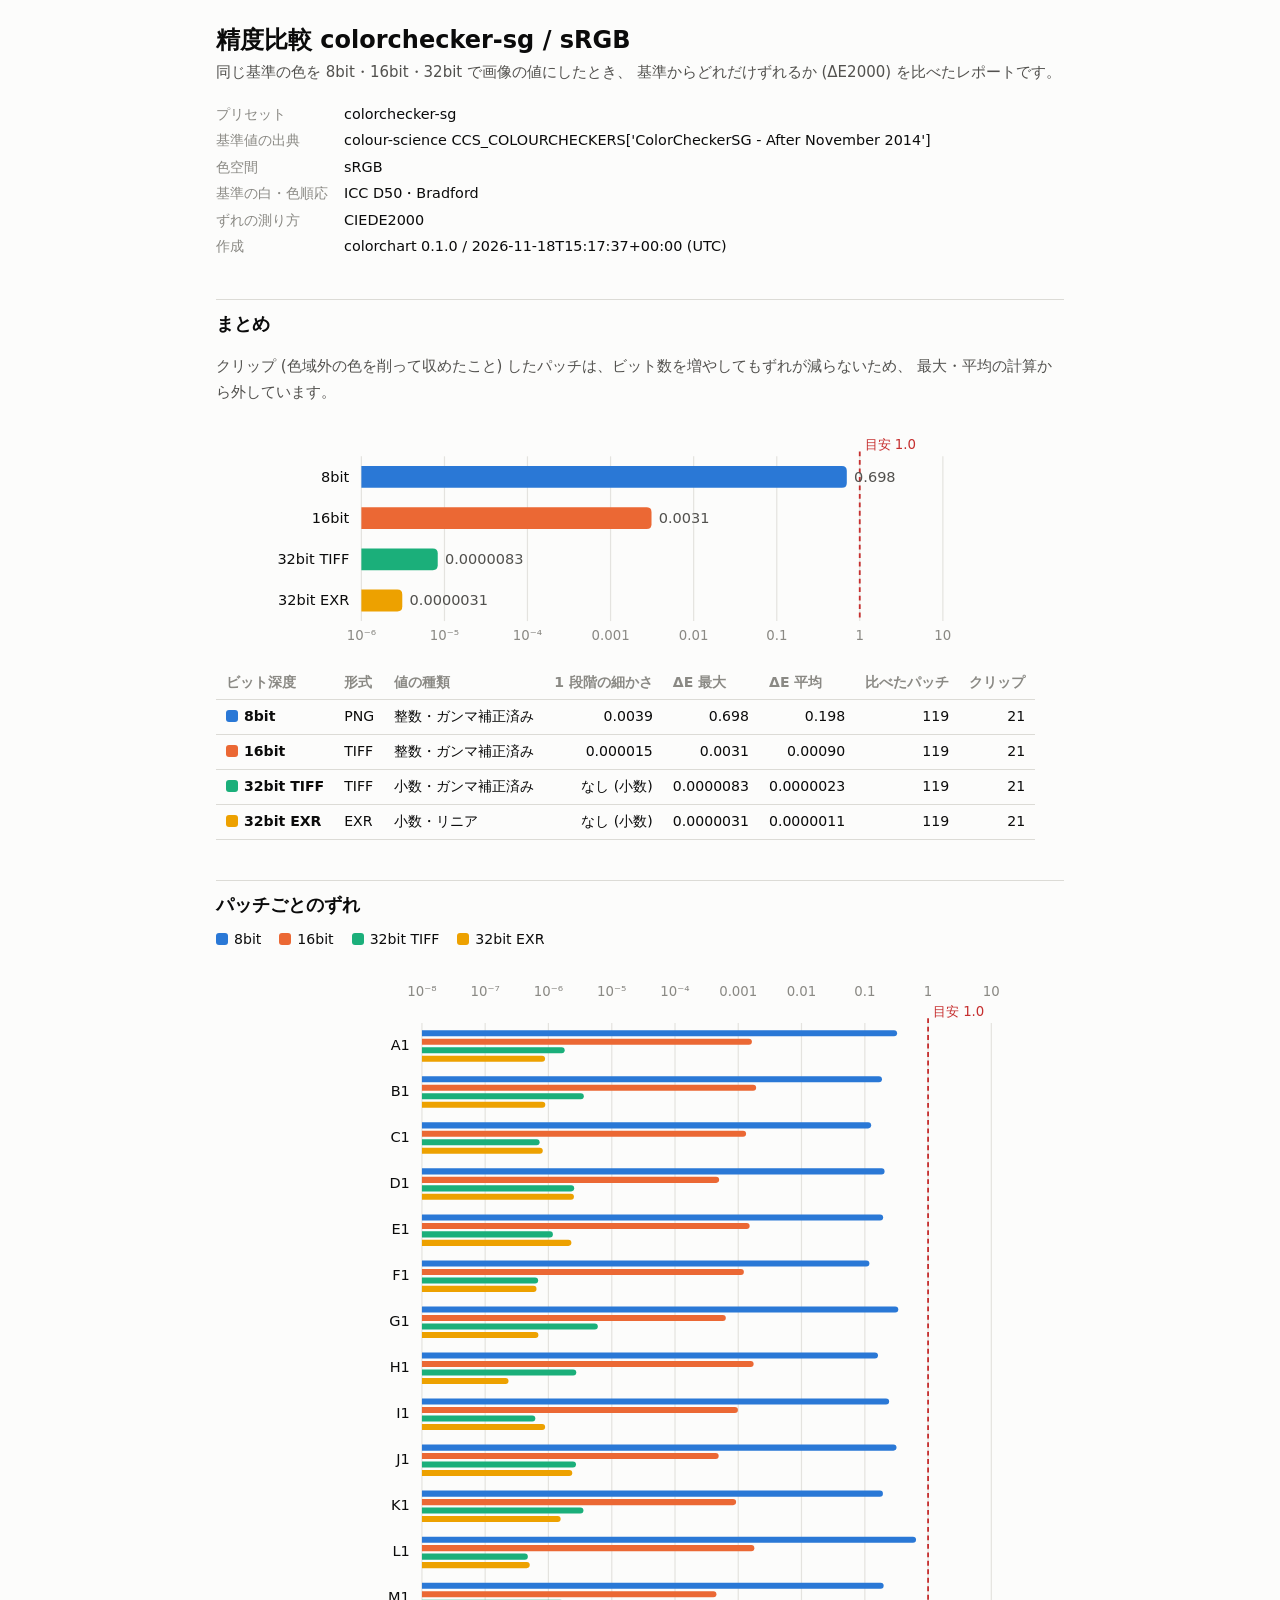
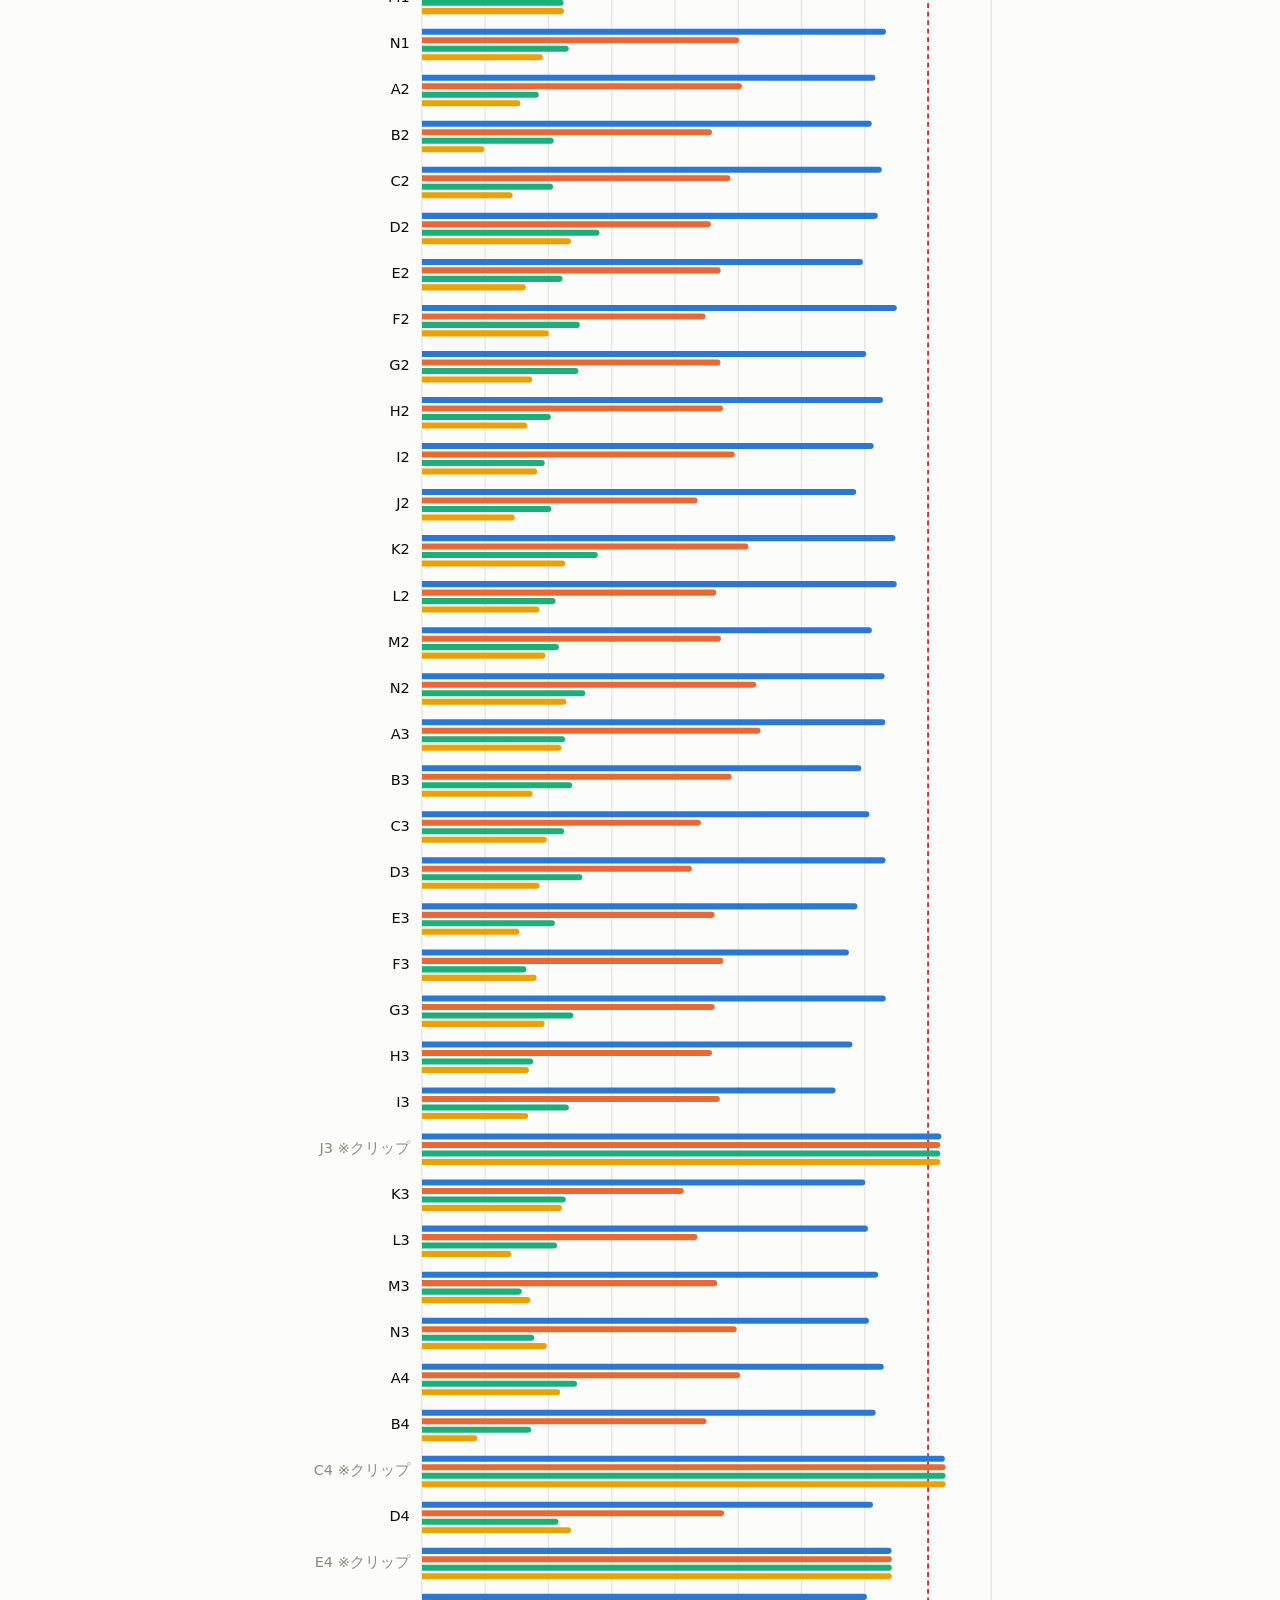
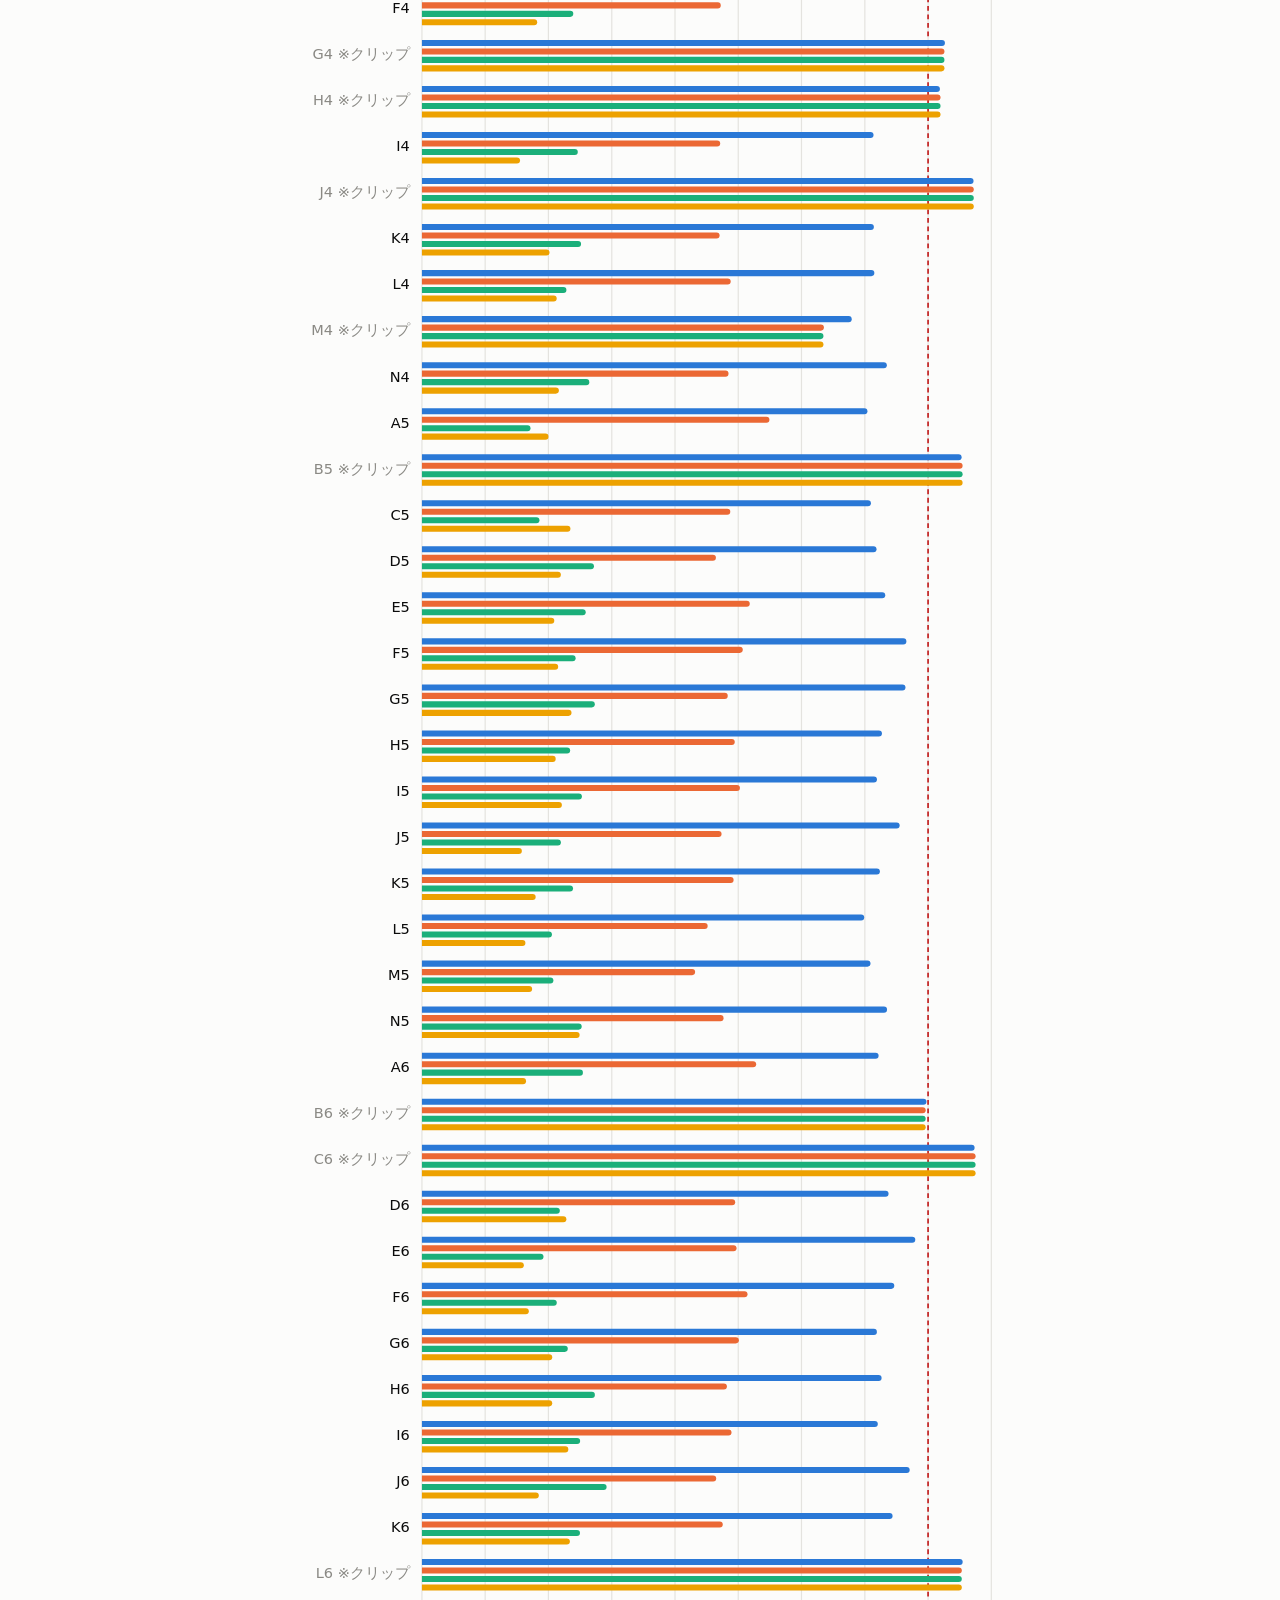
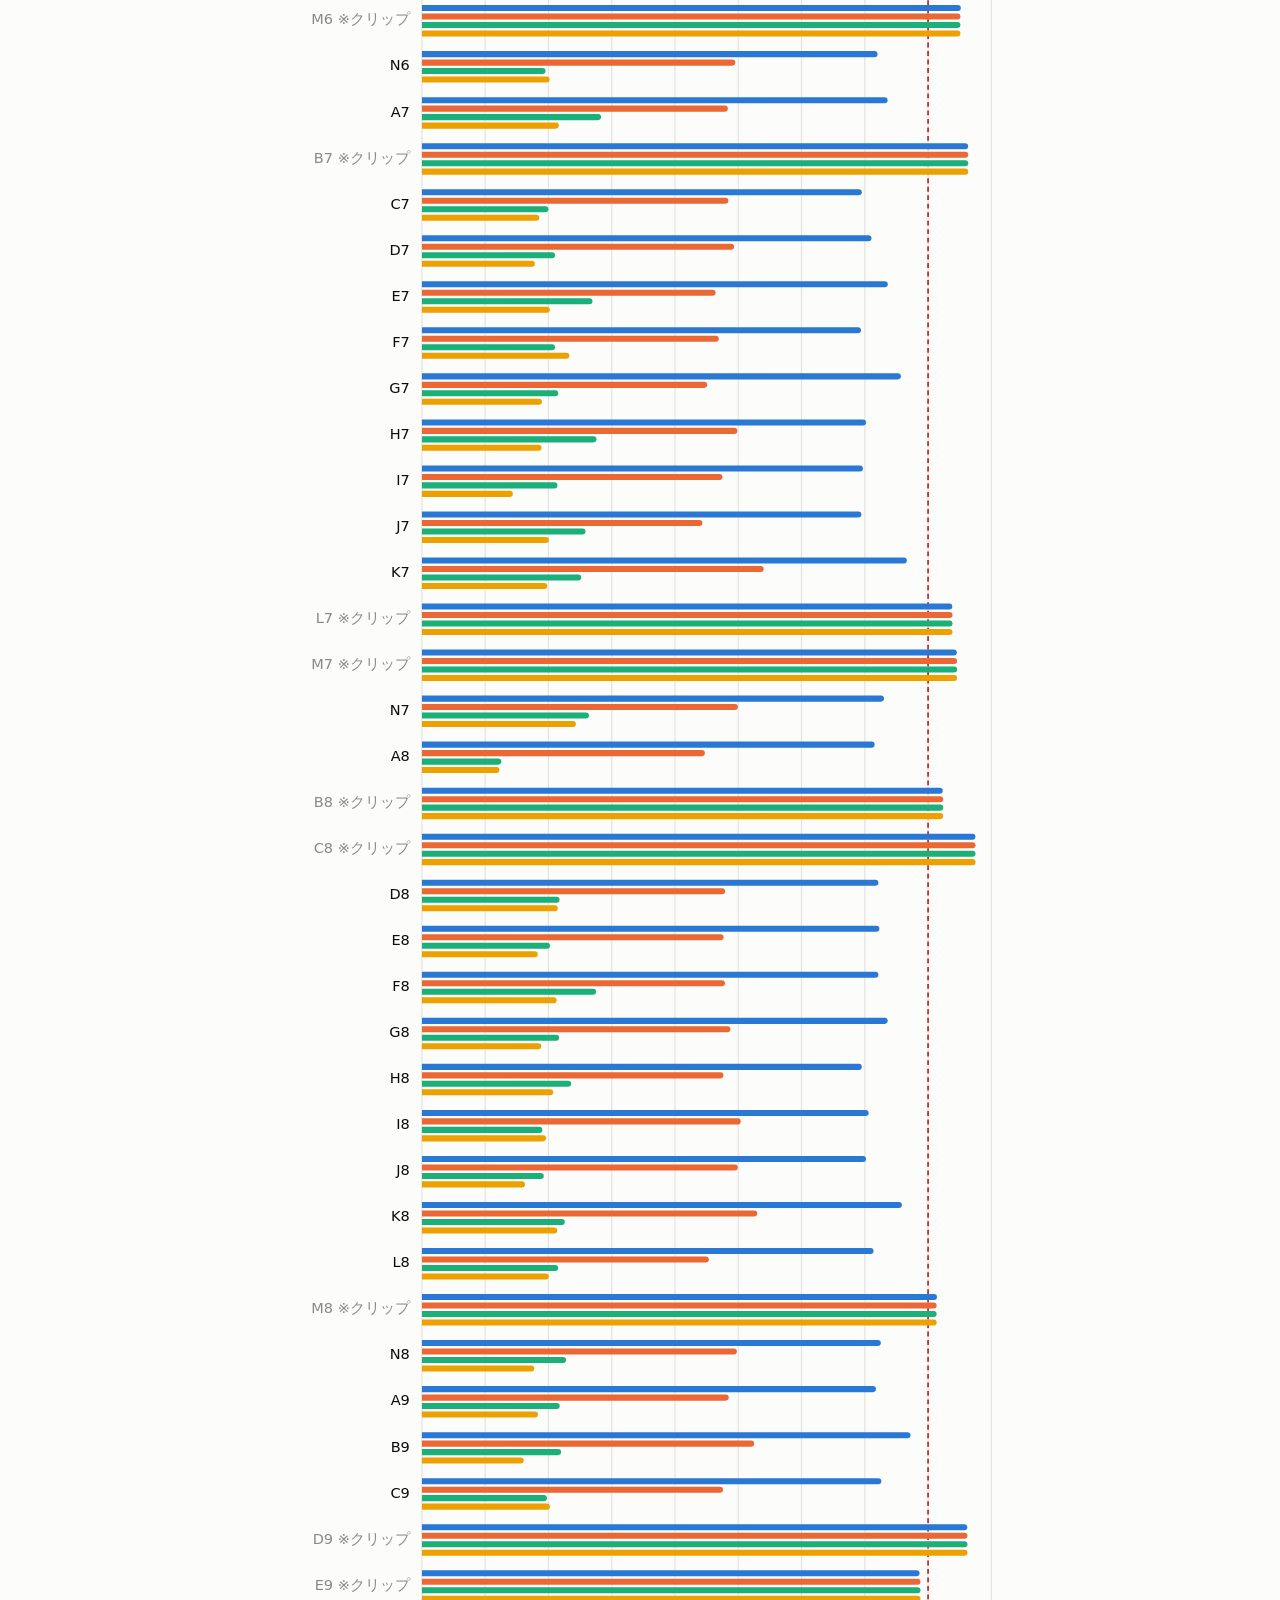
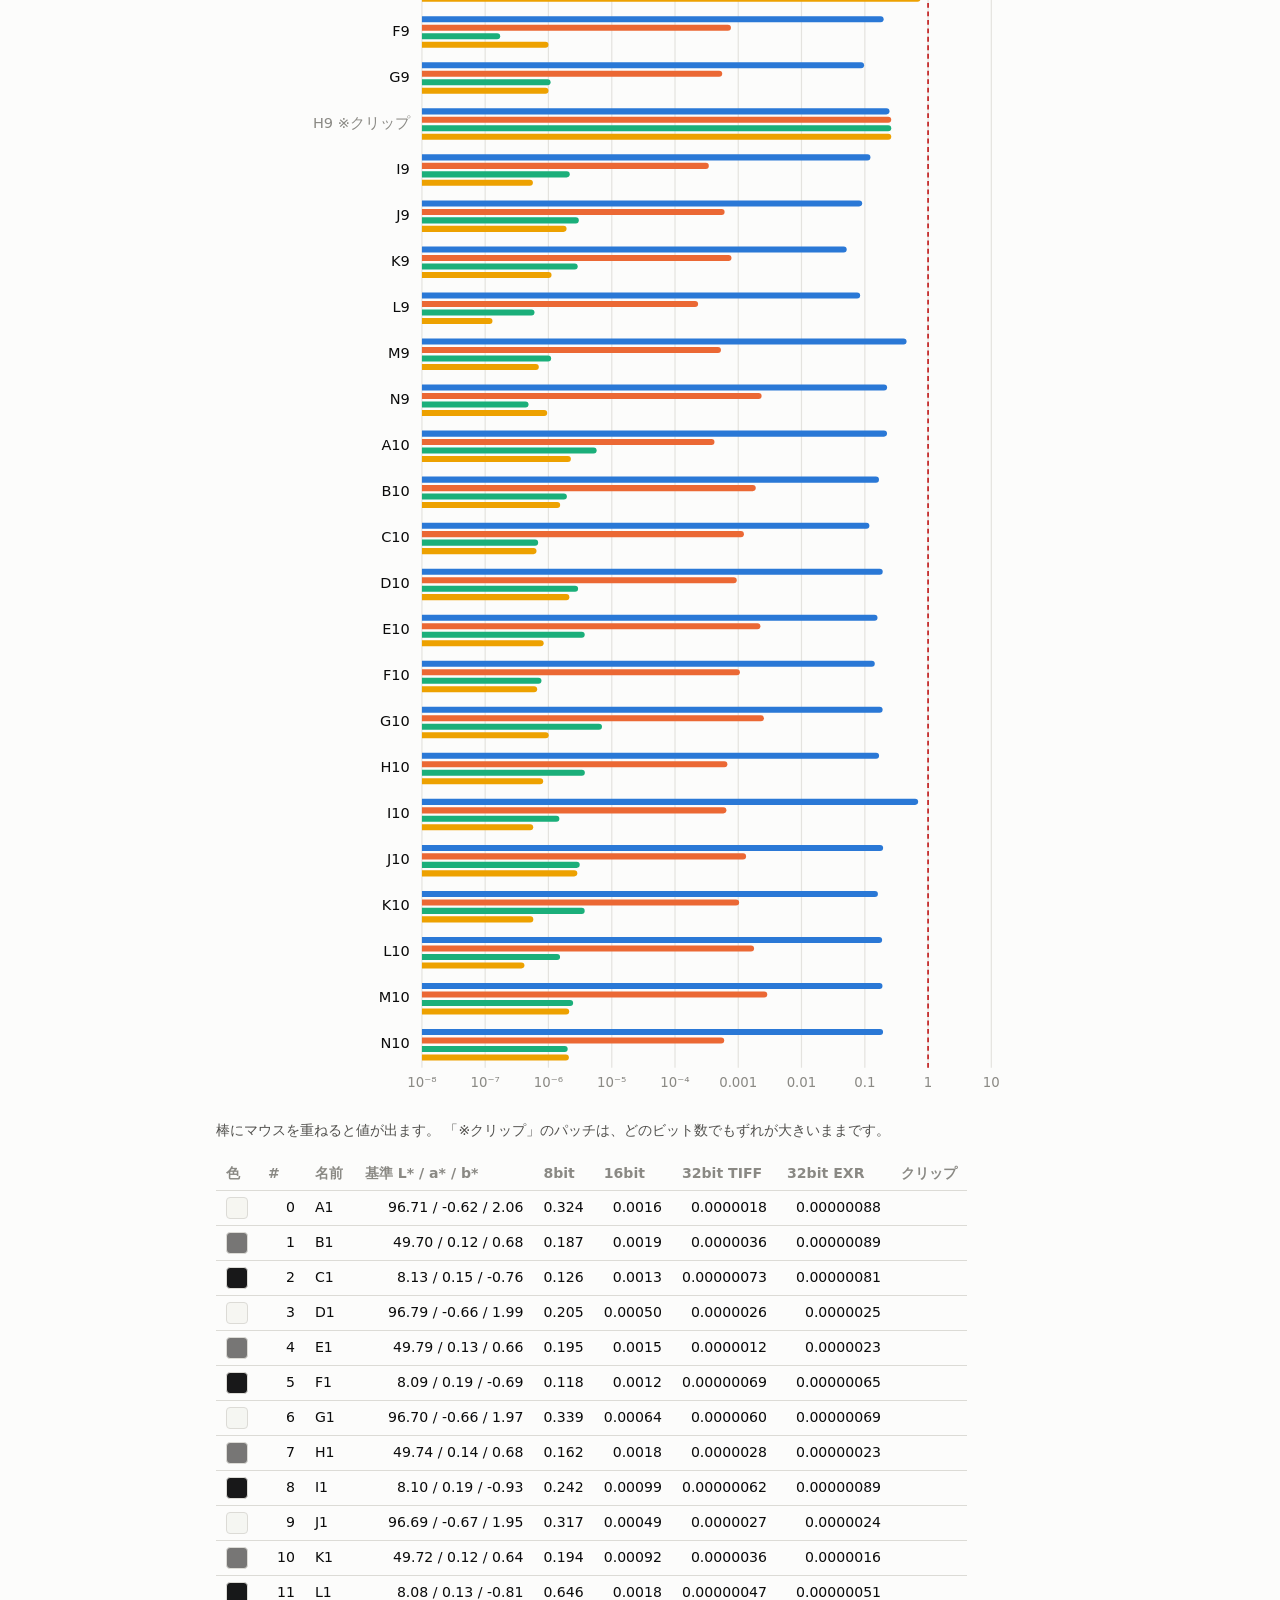
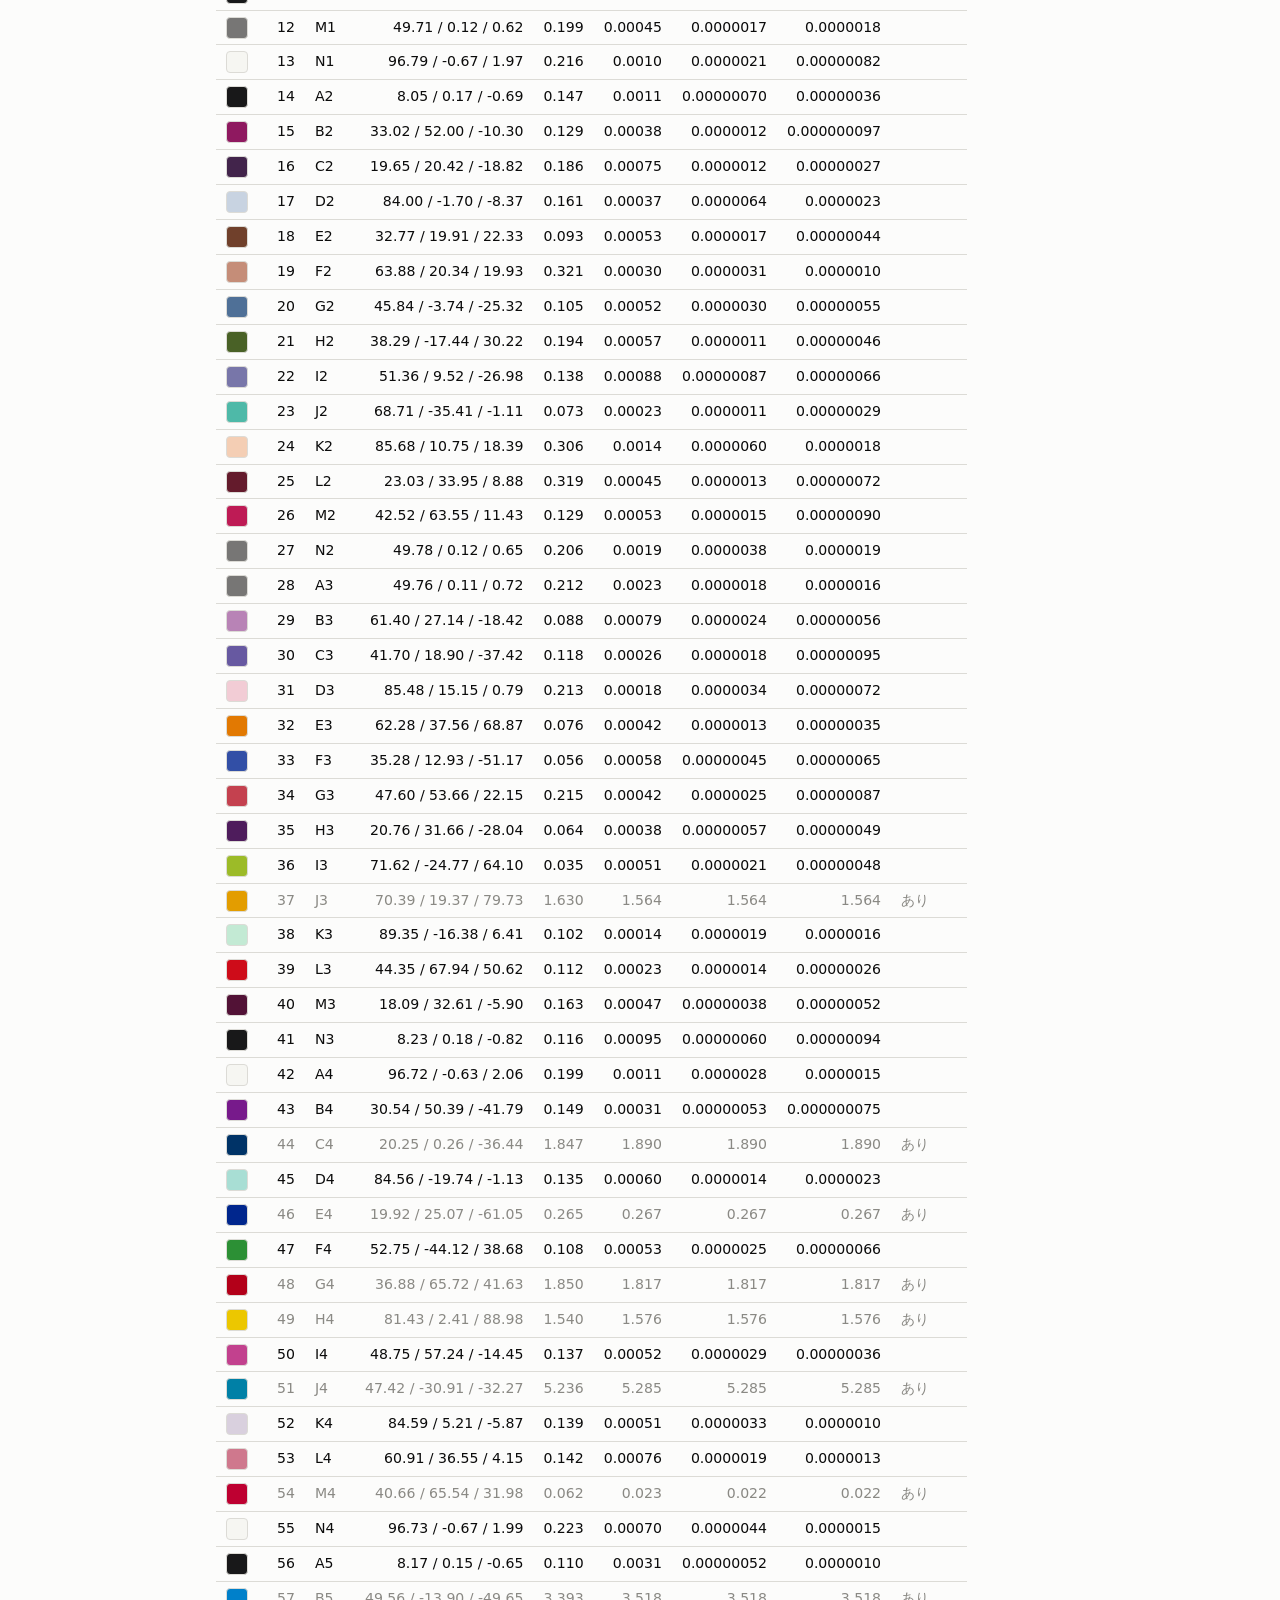
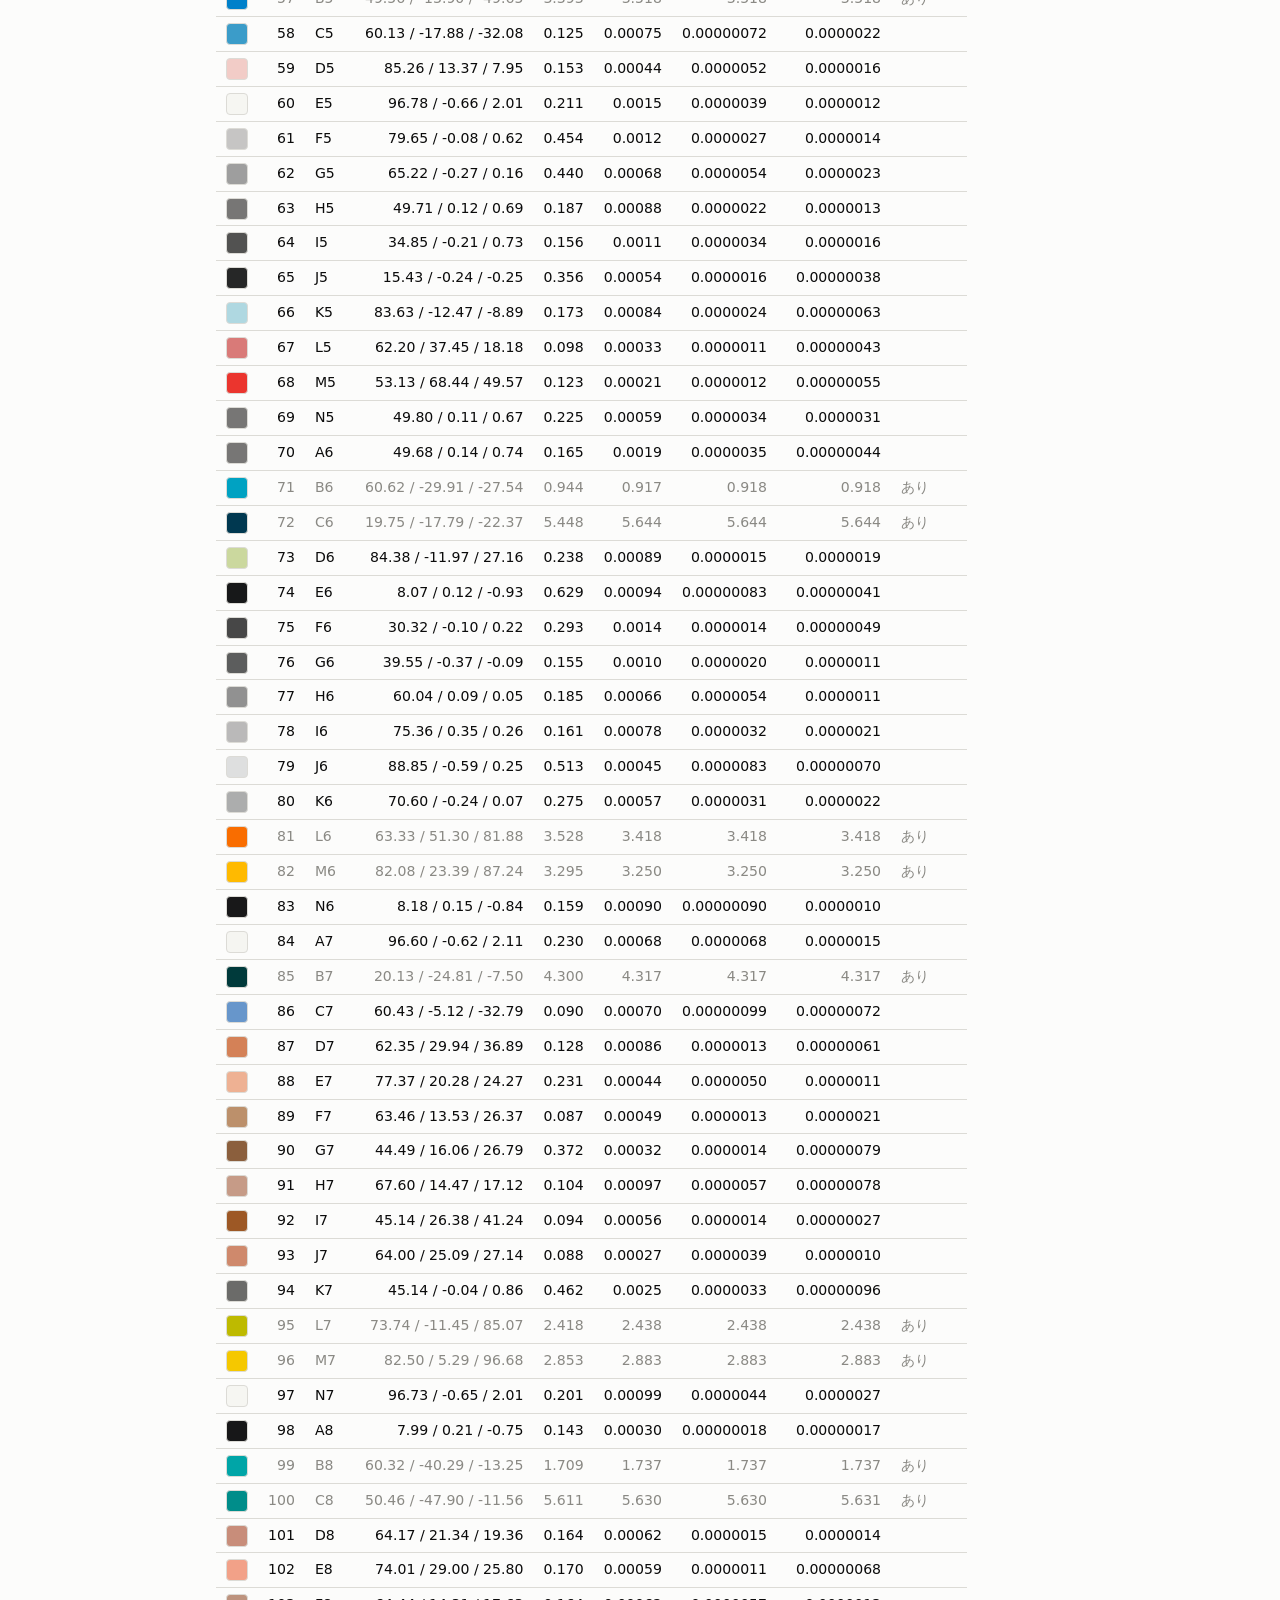
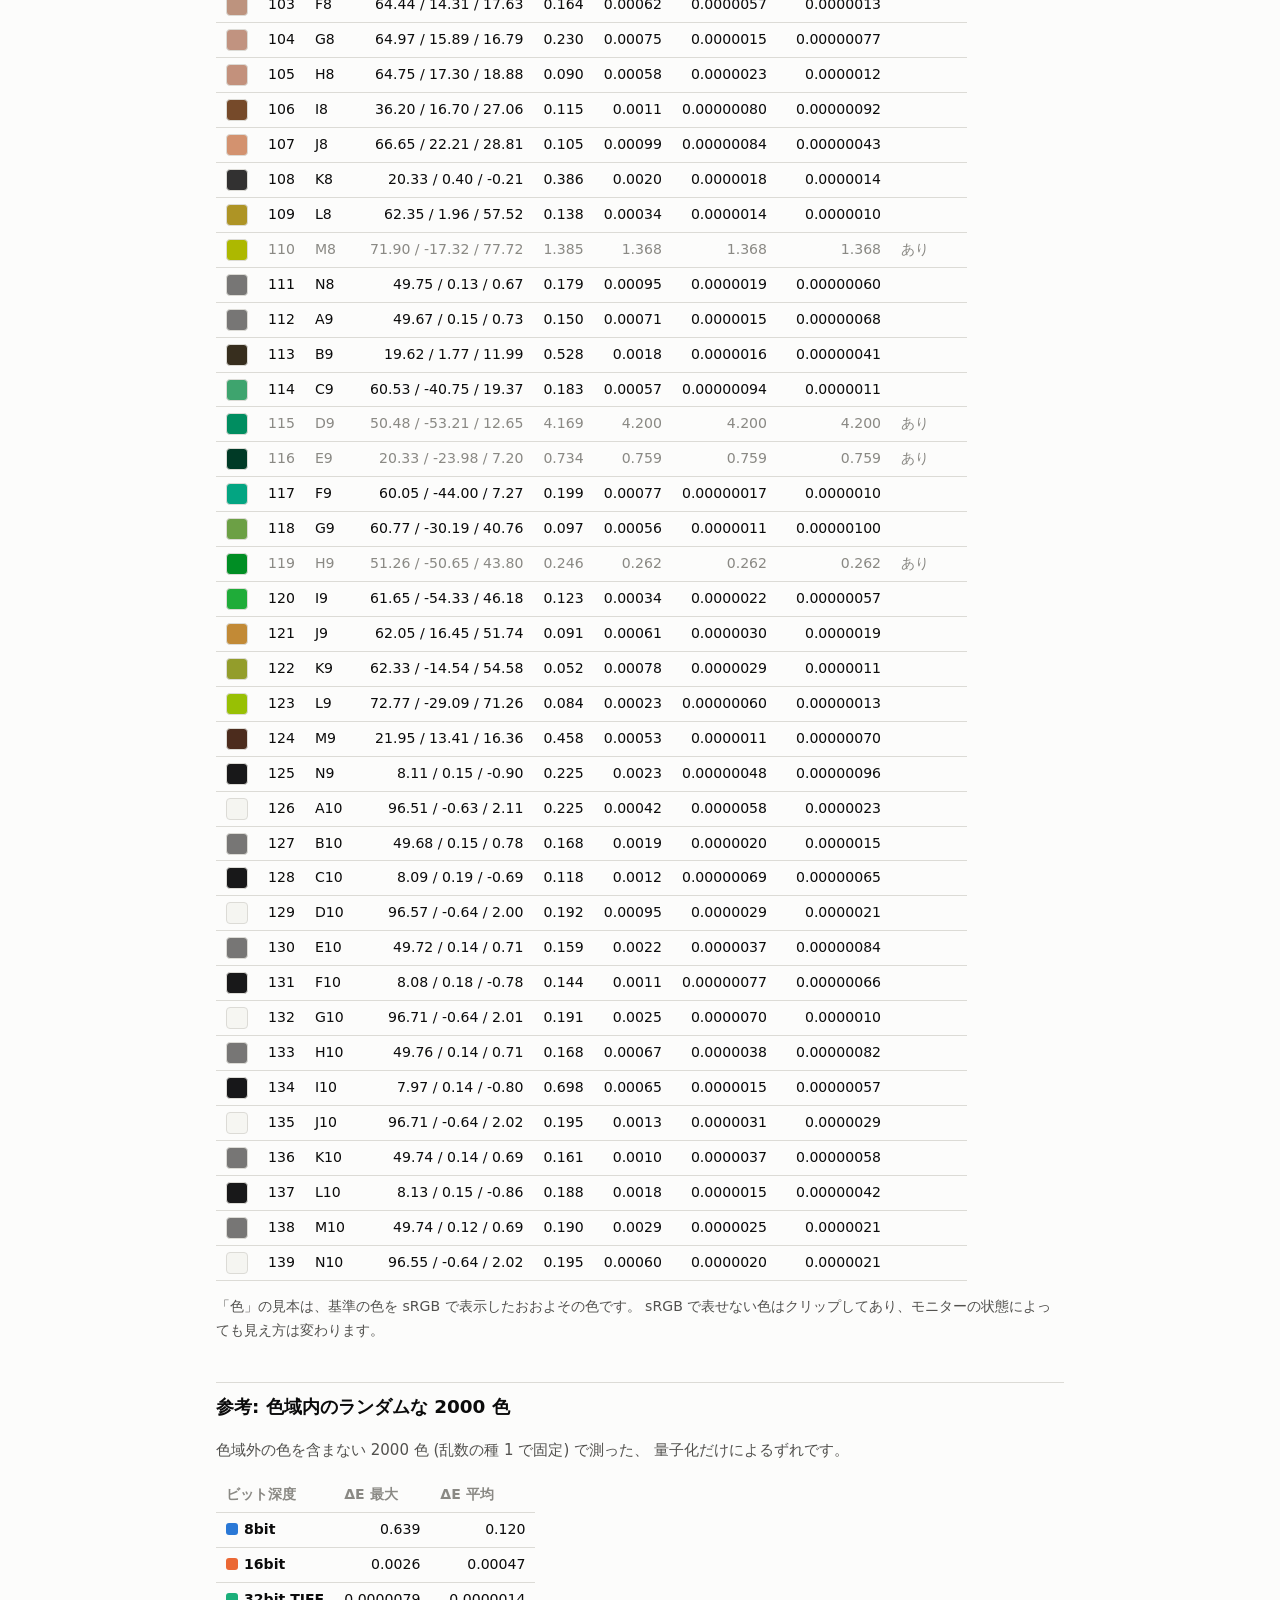
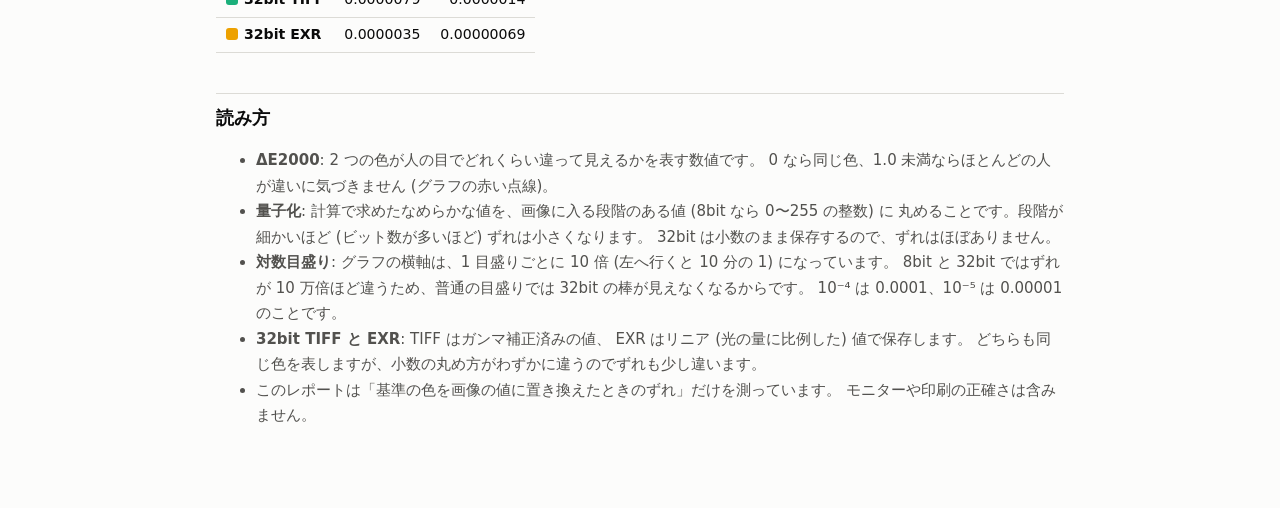
<file: reports/compare_colorchecker-sg_srgb.html>
<!doctype html>
<html lang="ja">
<head>
<meta charset="utf-8">
<meta name="viewport" content="width=device-width, initial-scale=1">
<title>精度比較 colorchecker-sg / sRGB</title>
<style>
:root{color-scheme:light;--bg:#fcfcfb;--surface:#ffffff;--text:#0b0b0b;--text-2:#52514e;
--muted:#8a8984;--grid:#e4e3df;--border:#dcdbd6;--guide:#c62f2f;--s-8:#2a78d6;--s-16:#eb6834;--s-32:#1baf7a;--s-32-linear:#eda100;}
@media (prefers-color-scheme:dark){:root:not([data-theme="light"]){color-scheme:dark;--bg:#1a1a19;--surface:#232322;--text:#f0efec;--text-2:#c3c2b7;--muted:#8f8e86;--grid:#3a3a37;--border:#3a3a37;--guide:#e66767;--s-8:#3987e5;--s-16:#d95926;--s-32:#199e70;--s-32-linear:#c98500;}}
:root[data-theme="dark"]{color-scheme:dark;--bg:#1a1a19;--surface:#232322;--text:#f0efec;--text-2:#c3c2b7;--muted:#8f8e86;--grid:#3a3a37;--border:#3a3a37;--guide:#e66767;--s-8:#3987e5;--s-16:#d95926;--s-32:#199e70;--s-32-linear:#c98500;}
*{box-sizing:border-box}
body{margin:0;background:var(--bg);color:var(--text);
font:15px/1.7 system-ui,-apple-system,"Segoe UI","Hiragino Sans","Yu Gothic UI",sans-serif}
main{max-width:880px;margin:0 auto;padding:24px 16px 64px}
h1{font-size:1.5rem;line-height:1.35;margin:0 0 4px}
h2{font-size:1.15rem;margin:40px 0 8px;padding-top:8px;border-top:1px solid var(--border)}
p,li{color:var(--text-2)}
.lead{color:var(--text-2);margin:0 0 16px}
dl.cond{display:grid;grid-template-columns:max-content 1fr;gap:2px 16px;margin:0;
font-size:.9rem}
dl.cond dt{color:var(--muted)} dl.cond dd{margin:0;overflow-wrap:anywhere}
.table-wrap{overflow-x:auto;margin:8px 0}
table{border-collapse:collapse;font-size:.88rem;white-space:nowrap}
th,td{padding:5px 10px;border-bottom:1px solid var(--border);text-align:left}
thead th{color:var(--muted);font-weight:600}
td.num{text-align:right;font-variant-numeric:tabular-nums}
tr.clipped td{color:var(--muted)}
.swatch{display:inline-block;width:22px;height:22px;border-radius:4px;
border:1px solid var(--border);vertical-align:middle}
.key{display:inline-block;width:12px;height:12px;border-radius:3px;margin-right:6px;
vertical-align:-1px}
ul.legend{list-style:none;padding:0;margin:8px 0;display:flex;flex-wrap:wrap;gap:4px 18px;
font-size:.88rem}
ul.legend li{color:var(--text)}
.chart-wrap{overflow-x:auto}
svg.chart{display:block;width:100%;min-width:600px;height:auto}
svg .grid{stroke:var(--grid);stroke-width:1}
svg .guide{stroke:var(--guide);stroke-width:1.5;stroke-dasharray:4 3}
svg .guide-label{fill:var(--guide);font-size:11px}
svg .tick{fill:var(--muted);font-size:11px}
svg .label{fill:var(--text);font-size:12px}
svg .label.clipped{fill:var(--muted)}
svg .value{fill:var(--text-2);font-size:12px}
svg .hit{fill:transparent}
svg .zero{opacity:.9}
.s-8{fill:var(--s-8)} .key.s-8{background:var(--s-8)}.s-16{fill:var(--s-16)} .key.s-16{background:var(--s-16)}.s-32{fill:var(--s-32)} .key.s-32{background:var(--s-32)}.s-32-linear{fill:var(--s-32-linear)} .key.s-32-linear{background:var(--s-32-linear)}
.note{font-size:.88rem;color:var(--text-2)}
</style>
</head>
<body>
<main>
<h1>精度比較 colorchecker-sg / sRGB</h1>
<p class="lead">同じ基準の色を 8bit・16bit・32bit で画像の値にしたとき、
基準からどれだけずれるか (ΔE2000) を比べたレポートです。</p>
<dl class="cond">
<dt>プリセット</dt><dd>colorchecker-sg</dd>
<dt>基準値の出典</dt><dd>colour-science CCS_COLOURCHECKERS[&#x27;ColorCheckerSG - After November 2014&#x27;]</dd>
<dt>色空間</dt><dd>sRGB</dd>
<dt>基準の白・色順応</dt><dd>ICC D50・Bradford</dd>
<dt>ずれの測り方</dt><dd>CIEDE2000</dd>
<dt>作成</dt><dd>colorchart 0.1.0 / 2026-11-18T15:17:37+00:00 (UTC)</dd>
</dl>

<h2>まとめ</h2>
<p>クリップ (色域外の色を削って収めたこと) したパッチは、ビット数を増やしてもずれが減らないため、
最大・平均の計算から外しています。</p>
<div class="chart-wrap"><svg class="chart" viewBox="0 0 700 196" role="img" aria-label="ビット深度ごとの ΔE2000 最大値 (対数目盛り)"><line class="grid" x1="120.0" y1="30" x2="120.0" y2="166"/><text class="tick" x="120.0" y="182" text-anchor="middle">10⁻⁶</text><line class="grid" x1="188.6" y1="30" x2="188.6" y2="166"/><text class="tick" x="188.6" y="182" text-anchor="middle">10⁻⁵</text><line class="grid" x1="257.1" y1="30" x2="257.1" y2="166"/><text class="tick" x="257.1" y="182" text-anchor="middle">10⁻⁴</text><line class="grid" x1="325.7" y1="30" x2="325.7" y2="166"/><text class="tick" x="325.7" y="182" text-anchor="middle">0.001</text><line class="grid" x1="394.3" y1="30" x2="394.3" y2="166"/><text class="tick" x="394.3" y="182" text-anchor="middle">0.01</text><line class="grid" x1="462.9" y1="30" x2="462.9" y2="166"/><text class="tick" x="462.9" y="182" text-anchor="middle">0.1</text><line class="grid" x1="531.4" y1="30" x2="531.4" y2="166"/><text class="tick" x="531.4" y="182" text-anchor="middle">1</text><line class="grid" x1="600.0" y1="30" x2="600.0" y2="166"/><text class="tick" x="600.0" y="182" text-anchor="middle">10</text><line class="guide" x1="531.4" y1="26" x2="531.4" y2="166"/><text class="guide-label" x="535.4" y="24">目安 1.0</text><text class="label" x="110" y="51" text-anchor="end">8bit</text><path class="s-8" d="M120,38 H516.71 Q520.71,38 520.71,42.00 V52.00 Q520.71,56 516.71,56 H120 Z"/><rect class="hit" x="120" y="37" width="400.71" height="20"><title>8bit: 最大 ΔE 0.698</title></rect><text class="value" x="526.7" y="51">0.698</text><text class="label" x="110" y="85" text-anchor="end">16bit</text><path class="s-16" d="M120,72 H355.51 Q359.51,72 359.51,76.00 V86.00 Q359.51,90 355.51,90 H120 Z"/><rect class="hit" x="120" y="71" width="239.51" height="20"><title>16bit: 最大 ΔE 0.0031</title></rect><text class="value" x="365.5" y="85">0.0031</text><text class="label" x="110" y="119" text-anchor="end">32bit TIFF</text><path class="s-32" d="M120,106 H179.03 Q183.03,106 183.03,110.00 V120.00 Q183.03,124 179.03,124 H120 Z"/><rect class="hit" x="120" y="105" width="63.03" height="20"><title>32bit TIFF: 最大 ΔE 0.0000083</title></rect><text class="value" x="189.0" y="119">0.0000083</text><text class="label" x="110" y="153" text-anchor="end">32bit EXR</text><path class="s-32-linear" d="M120,140 H149.77 Q153.77,140 153.77,144.00 V154.00 Q153.77,158 149.77,158 H120 Z"/><rect class="hit" x="120" y="139" width="33.77" height="20"><title>32bit EXR: 最大 ΔE 0.0000031</title></rect><text class="value" x="159.8" y="153">0.0000031</text></svg></div>
<div class="table-wrap"><table><thead><tr><th>ビット深度</th><th>形式</th><th>値の種類</th><th>1 段階の細かさ</th><th>ΔE 最大</th><th>ΔE 平均</th><th>比べたパッチ</th><th>クリップ</th></tr></thead><tbody><tr><th scope="row"><span class="key s-8"></span>8bit</th><td>PNG</td><td>整数・ガンマ補正済み</td><td class="num">0.0039</td><td class="num">0.698</td><td class="num">0.198</td><td class="num">119</td><td class="num">21</td></tr><tr><th scope="row"><span class="key s-16"></span>16bit</th><td>TIFF</td><td>整数・ガンマ補正済み</td><td class="num">0.000015</td><td class="num">0.0031</td><td class="num">0.00090</td><td class="num">119</td><td class="num">21</td></tr><tr><th scope="row"><span class="key s-32"></span>32bit TIFF</th><td>TIFF</td><td>小数・ガンマ補正済み</td><td class="num">なし (小数)</td><td class="num">0.0000083</td><td class="num">0.0000023</td><td class="num">119</td><td class="num">21</td></tr><tr><th scope="row"><span class="key s-32-linear"></span>32bit EXR</th><td>EXR</td><td>小数・リニア</td><td class="num">なし (小数)</td><td class="num">0.0000031</td><td class="num">0.0000011</td><td class="num">119</td><td class="num">21</td></tr></tbody></table></div>

<h2>パッチごとのずれ</h2>
<ul class="legend"><li><span class="key s-8"></span>8bit</li><li><span class="key s-16"></span>16bit</li><li><span class="key s-32"></span>32bit TIFF</li><li><span class="key s-32-linear"></span>32bit EXR</li></ul>
<div class="chart-wrap"><svg class="chart" viewBox="0 0 700 5402" role="img" aria-label="パッチごとの ΔE2000 (対数目盛り)。数値は下の表にもあります"><line class="grid" x1="170.0" y1="52" x2="170.0" y2="5372"/><text class="tick" x="170.0" y="5388" text-anchor="middle">10⁻⁸</text><text class="tick" x="170.0" y="30" text-anchor="middle">10⁻⁸</text><line class="grid" x1="222.2" y1="52" x2="222.2" y2="5372"/><text class="tick" x="222.2" y="5388" text-anchor="middle">10⁻⁷</text><text class="tick" x="222.2" y="30" text-anchor="middle">10⁻⁷</text><line class="grid" x1="274.4" y1="52" x2="274.4" y2="5372"/><text class="tick" x="274.4" y="5388" text-anchor="middle">10⁻⁶</text><text class="tick" x="274.4" y="30" text-anchor="middle">10⁻⁶</text><line class="grid" x1="326.7" y1="52" x2="326.7" y2="5372"/><text class="tick" x="326.7" y="5388" text-anchor="middle">10⁻⁵</text><text class="tick" x="326.7" y="30" text-anchor="middle">10⁻⁵</text><line class="grid" x1="378.9" y1="52" x2="378.9" y2="5372"/><text class="tick" x="378.9" y="5388" text-anchor="middle">10⁻⁴</text><text class="tick" x="378.9" y="30" text-anchor="middle">10⁻⁴</text><line class="grid" x1="431.1" y1="52" x2="431.1" y2="5372"/><text class="tick" x="431.1" y="5388" text-anchor="middle">0.001</text><text class="tick" x="431.1" y="30" text-anchor="middle">0.001</text><line class="grid" x1="483.3" y1="52" x2="483.3" y2="5372"/><text class="tick" x="483.3" y="5388" text-anchor="middle">0.01</text><text class="tick" x="483.3" y="30" text-anchor="middle">0.01</text><line class="grid" x1="535.6" y1="52" x2="535.6" y2="5372"/><text class="tick" x="535.6" y="5388" text-anchor="middle">0.1</text><text class="tick" x="535.6" y="30" text-anchor="middle">0.1</text><line class="grid" x1="587.8" y1="52" x2="587.8" y2="5372"/><text class="tick" x="587.8" y="5388" text-anchor="middle">1</text><text class="tick" x="587.8" y="30" text-anchor="middle">1</text><line class="grid" x1="640.0" y1="52" x2="640.0" y2="5372"/><text class="tick" x="640.0" y="5388" text-anchor="middle">10</text><text class="tick" x="640.0" y="30" text-anchor="middle">10</text><line class="guide" x1="587.8" y1="48" x2="587.8" y2="5372"/><text class="guide-label" x="591.8" y="46">目安 1.0</text><text class="label" x="160" y="74.0" text-anchor="end">A1</text><path class="s-8" d="M170,58.0 H559.71 Q562.21,58.0 562.21,60.50 V60.50 Q562.21,63.0 559.71,63.0 H170 Z"/><rect class="hit" x="170" y="57.0" width="392.21" height="7"><title>A1 / 8bit: ΔE 0.324</title></rect><path class="s-16" d="M170,65.0 H439.87 Q442.37,65.0 442.37,67.50 V67.50 Q442.37,70.0 439.87,70.0 H170 Z"/><rect class="hit" x="170" y="64.0" width="272.37" height="7"><title>A1 / 16bit: ΔE 0.0016</title></rect><path class="s-32" d="M170,72.0 H285.32 Q287.82,72.0 287.82,74.50 V74.50 Q287.82,77.0 285.32,77.0 H170 Z"/><rect class="hit" x="170" y="71.0" width="117.82" height="7"><title>A1 / 32bit TIFF: ΔE 0.0000018</title></rect><path class="s-32-linear" d="M170,79.0 H269.13 Q271.63,79.0 271.63,81.50 V81.50 Q271.63,84.0 269.13,84.0 H170 Z"/><rect class="hit" x="170" y="78.0" width="101.63" height="7"><title>A1 / 32bit EXR: ΔE 0.00000088</title></rect><text class="label" x="160" y="112.0" text-anchor="end">B1</text><path class="s-8" d="M170,96.0 H547.23 Q549.73,96.0 549.73,98.50 V98.50 Q549.73,101.0 547.23,101.0 H170 Z"/><rect class="hit" x="170" y="95.0" width="379.73" height="7"><title>B1 / 8bit: ΔE 0.187</title></rect><path class="s-16" d="M170,103.0 H443.37 Q445.87,103.0 445.87,105.50 V105.50 Q445.87,108.0 443.37,108.0 H170 Z"/><rect class="hit" x="170" y="102.0" width="275.87" height="7"><title>B1 / 16bit: ΔE 0.0019</title></rect><path class="s-32" d="M170,110.0 H301.12 Q303.62,110.0 303.62,112.50 V112.50 Q303.62,115.0 301.12,115.0 H170 Z"/><rect class="hit" x="170" y="109.0" width="133.62" height="7"><title>B1 / 32bit TIFF: ΔE 0.0000036</title></rect><path class="s-32-linear" d="M170,117.0 H269.32 Q271.82,117.0 271.82,119.50 V119.50 Q271.82,122.0 269.32,122.0 H170 Z"/><rect class="hit" x="170" y="116.0" width="101.82" height="7"><title>B1 / 32bit EXR: ΔE 0.00000089</title></rect><text class="label" x="160" y="150.0" text-anchor="end">C1</text><path class="s-8" d="M170,134.0 H538.30 Q540.80,134.0 540.80,136.50 V136.50 Q540.80,139.0 538.30,139.0 H170 Z"/><rect class="hit" x="170" y="133.0" width="370.80" height="7"><title>C1 / 8bit: ΔE 0.126</title></rect><path class="s-16" d="M170,141.0 H435.07 Q437.57,141.0 437.57,143.50 V143.50 Q437.57,146.0 435.07,146.0 H170 Z"/><rect class="hit" x="170" y="140.0" width="267.57" height="7"><title>C1 / 16bit: ΔE 0.0013</title></rect><path class="s-32" d="M170,148.0 H264.65 Q267.15,148.0 267.15,150.50 V150.50 Q267.15,153.0 264.65,153.0 H170 Z"/><rect class="hit" x="170" y="147.0" width="97.15" height="7"><title>C1 / 32bit TIFF: ΔE 0.00000073</title></rect><path class="s-32-linear" d="M170,155.0 H267.25 Q269.75,155.0 269.75,157.50 V157.50 Q269.75,160.0 267.25,160.0 H170 Z"/><rect class="hit" x="170" y="154.0" width="99.75" height="7"><title>C1 / 32bit EXR: ΔE 0.00000081</title></rect><text class="label" x="160" y="188.0" text-anchor="end">D1</text><path class="s-8" d="M170,172.0 H549.38 Q551.88,172.0 551.88,174.50 V174.50 Q551.88,177.0 549.38,177.0 H170 Z"/><rect class="hit" x="170" y="171.0" width="381.88" height="7"><title>D1 / 8bit: ΔE 0.205</title></rect><path class="s-16" d="M170,179.0 H412.83 Q415.33,179.0 415.33,181.50 V181.50 Q415.33,184.0 412.83,184.0 H170 Z"/><rect class="hit" x="170" y="178.0" width="245.33" height="7"><title>D1 / 16bit: ΔE 0.00050</title></rect><path class="s-32" d="M170,186.0 H293.18 Q295.68,186.0 295.68,188.50 V188.50 Q295.68,191.0 293.18,191.0 H170 Z"/><rect class="hit" x="170" y="185.0" width="125.68" height="7"><title>D1 / 32bit TIFF: ΔE 0.0000026</title></rect><path class="s-32-linear" d="M170,193.0 H292.97 Q295.47,193.0 295.47,195.50 V195.50 Q295.47,198.0 292.97,198.0 H170 Z"/><rect class="hit" x="170" y="192.0" width="125.47" height="7"><title>D1 / 32bit EXR: ΔE 0.0000025</title></rect><text class="label" x="160" y="226.0" text-anchor="end">E1</text><path class="s-8" d="M170,210.0 H548.22 Q550.72,210.0 550.72,212.50 V212.50 Q550.72,215.0 548.22,215.0 H170 Z"/><rect class="hit" x="170" y="209.0" width="380.72" height="7"><title>E1 / 8bit: ΔE 0.195</title></rect><path class="s-16" d="M170,217.0 H438.02 Q440.52,217.0 440.52,219.50 V219.50 Q440.52,222.0 438.02,222.0 H170 Z"/><rect class="hit" x="170" y="216.0" width="270.52" height="7"><title>E1 / 16bit: ΔE 0.0015</title></rect><path class="s-32" d="M170,224.0 H275.60 Q278.10,224.0 278.10,226.50 V226.50 Q278.10,229.0 275.60,229.0 H170 Z"/><rect class="hit" x="170" y="223.0" width="108.10" height="7"><title>E1 / 32bit TIFF: ΔE 0.0000012</title></rect><path class="s-32-linear" d="M170,231.0 H290.87 Q293.37,231.0 293.37,233.50 V233.50 Q293.37,236.0 290.87,236.0 H170 Z"/><rect class="hit" x="170" y="230.0" width="123.37" height="7"><title>E1 / 32bit EXR: ΔE 0.0000023</title></rect><text class="label" x="160" y="264.0" text-anchor="end">F1</text><path class="s-8" d="M170,248.0 H536.86 Q539.36,248.0 539.36,250.50 V250.50 Q539.36,253.0 536.86,253.0 H170 Z"/><rect class="hit" x="170" y="247.0" width="369.36" height="7"><title>F1 / 8bit: ΔE 0.118</title></rect><path class="s-16" d="M170,255.0 H433.25 Q435.75,255.0 435.75,257.50 V257.50 Q435.75,260.0 433.25,260.0 H170 Z"/><rect class="hit" x="170" y="254.0" width="265.75" height="7"><title>F1 / 16bit: ΔE 0.0012</title></rect><path class="s-32" d="M170,262.0 H263.43 Q265.93,262.0 265.93,264.50 V264.50 Q265.93,267.0 263.43,267.0 H170 Z"/><rect class="hit" x="170" y="261.0" width="95.93" height="7"><title>F1 / 32bit TIFF: ΔE 0.00000069</title></rect><path class="s-32-linear" d="M170,269.0 H262.08 Q264.58,269.0 264.58,271.50 V271.50 Q264.58,274.0 262.08,274.0 H170 Z"/><rect class="hit" x="170" y="268.0" width="94.58" height="7"><title>F1 / 32bit EXR: ΔE 0.00000065</title></rect><text class="label" x="160" y="302.0" text-anchor="end">G1</text><path class="s-8" d="M170,286.0 H560.71 Q563.21,286.0 563.21,288.50 V288.50 Q563.21,291.0 560.71,291.0 H170 Z"/><rect class="hit" x="170" y="285.0" width="393.21" height="7"><title>G1 / 8bit: ΔE 0.339</title></rect><path class="s-16" d="M170,293.0 H418.35 Q420.85,293.0 420.85,295.50 V295.50 Q420.85,298.0 418.35,298.0 H170 Z"/><rect class="hit" x="170" y="292.0" width="250.85" height="7"><title>G1 / 16bit: ΔE 0.00064</title></rect><path class="s-32" d="M170,300.0 H312.67 Q315.17,300.0 315.17,302.50 V302.50 Q315.17,305.0 312.67,305.0 H170 Z"/><rect class="hit" x="170" y="299.0" width="145.17" height="7"><title>G1 / 32bit TIFF: ΔE 0.0000060</title></rect><path class="s-32-linear" d="M170,307.0 H263.64 Q266.14,307.0 266.14,309.50 V309.50 Q266.14,312.0 263.64,312.0 H170 Z"/><rect class="hit" x="170" y="306.0" width="96.14" height="7"><title>G1 / 32bit EXR: ΔE 0.00000069</title></rect><text class="label" x="160" y="340.0" text-anchor="end">H1</text><path class="s-8" d="M170,324.0 H543.95 Q546.45,324.0 546.45,326.50 V326.50 Q546.45,329.0 543.95,329.0 H170 Z"/><rect class="hit" x="170" y="323.0" width="376.45" height="7"><title>H1 / 8bit: ΔE 0.162</title></rect><path class="s-16" d="M170,331.0 H441.31 Q443.81,331.0 443.81,333.50 V333.50 Q443.81,336.0 441.31,336.0 H170 Z"/><rect class="hit" x="170" y="330.0" width="273.81" height="7"><title>H1 / 16bit: ΔE 0.0018</title></rect><path class="s-32" d="M170,338.0 H294.90 Q297.40,338.0 297.40,340.50 V340.50 Q297.40,343.0 294.90,343.0 H170 Z"/><rect class="hit" x="170" y="337.0" width="127.40" height="7"><title>H1 / 32bit TIFF: ΔE 0.0000028</title></rect><path class="s-32-linear" d="M170,345.0 H238.97 Q241.47,345.0 241.47,347.50 V347.50 Q241.47,350.0 238.97,350.0 H170 Z"/><rect class="hit" x="170" y="344.0" width="71.47" height="7"><title>H1 / 32bit EXR: ΔE 0.00000023</title></rect><text class="label" x="160" y="378.0" text-anchor="end">I1</text><path class="s-8" d="M170,362.0 H553.14 Q555.64,362.0 555.64,364.50 V364.50 Q555.64,367.0 553.14,367.0 H170 Z"/><rect class="hit" x="170" y="361.0" width="385.64" height="7"><title>I1 / 8bit: ΔE 0.242</title></rect><path class="s-16" d="M170,369.0 H428.33 Q430.83,369.0 430.83,371.50 V371.50 Q430.83,374.0 428.33,374.0 H170 Z"/><rect class="hit" x="170" y="368.0" width="260.83" height="7"><title>I1 / 16bit: ΔE 0.00099</title></rect><path class="s-32" d="M170,376.0 H261.09 Q263.59,376.0 263.59,378.50 V378.50 Q263.59,381.0 261.09,381.0 H170 Z"/><rect class="hit" x="170" y="375.0" width="93.59" height="7"><title>I1 / 32bit TIFF: ΔE 0.00000062</title></rect><path class="s-32-linear" d="M170,383.0 H269.20 Q271.70,383.0 271.70,385.50 V385.50 Q271.70,388.0 269.20,388.0 H170 Z"/><rect class="hit" x="170" y="382.0" width="101.70" height="7"><title>I1 / 32bit EXR: ΔE 0.00000089</title></rect><text class="label" x="160" y="416.0" text-anchor="end">J1</text><path class="s-8" d="M170,400.0 H559.23 Q561.73,400.0 561.73,402.50 V402.50 Q561.73,405.0 559.23,405.0 H170 Z"/><rect class="hit" x="170" y="399.0" width="391.73" height="7"><title>J1 / 8bit: ΔE 0.317</title></rect><path class="s-16" d="M170,407.0 H412.46 Q414.96,407.0 414.96,409.50 V409.50 Q414.96,412.0 412.46,412.0 H170 Z"/><rect class="hit" x="170" y="406.0" width="244.96" height="7"><title>J1 / 16bit: ΔE 0.00049</title></rect><path class="s-32" d="M170,414.0 H294.66 Q297.16,414.0 297.16,416.50 V416.50 Q297.16,419.0 294.66,419.0 H170 Z"/><rect class="hit" x="170" y="413.0" width="127.16" height="7"><title>J1 / 32bit TIFF: ΔE 0.0000027</title></rect><path class="s-32-linear" d="M170,421.0 H291.60 Q294.10,421.0 294.10,423.50 V423.50 Q294.10,426.0 291.60,426.0 H170 Z"/><rect class="hit" x="170" y="420.0" width="124.10" height="7"><title>J1 / 32bit EXR: ΔE 0.0000024</title></rect><text class="label" x="160" y="454.0" text-anchor="end">K1</text><path class="s-8" d="M170,438.0 H548.04 Q550.54,438.0 550.54,440.50 V440.50 Q550.54,443.0 548.04,443.0 H170 Z"/><rect class="hit" x="170" y="437.0" width="380.54" height="7"><title>K1 / 8bit: ΔE 0.194</title></rect><path class="s-16" d="M170,445.0 H426.83 Q429.33,445.0 429.33,447.50 V447.50 Q429.33,450.0 426.83,450.0 H170 Z"/><rect class="hit" x="170" y="444.0" width="259.33" height="7"><title>K1 / 16bit: ΔE 0.00092</title></rect><path class="s-32" d="M170,452.0 H300.80 Q303.30,452.0 303.30,454.50 V454.50 Q303.30,457.0 300.80,457.0 H170 Z"/><rect class="hit" x="170" y="451.0" width="133.30" height="7"><title>K1 / 32bit TIFF: ΔE 0.0000036</title></rect><path class="s-32-linear" d="M170,459.0 H282.00 Q284.50,459.0 284.50,461.50 V461.50 Q284.50,464.0 282.00,464.0 H170 Z"/><rect class="hit" x="170" y="458.0" width="114.50" height="7"><title>K1 / 32bit EXR: ΔE 0.0000016</title></rect><text class="label" x="160" y="492.0" text-anchor="end">L1</text><path class="s-8" d="M170,476.0 H575.36 Q577.86,476.0 577.86,478.50 V478.50 Q577.86,481.0 575.36,481.0 H170 Z"/><rect class="hit" x="170" y="475.0" width="407.86" height="7"><title>L1 / 8bit: ΔE 0.646</title></rect><path class="s-16" d="M170,483.0 H441.88 Q444.38,483.0 444.38,485.50 V485.50 Q444.38,488.0 441.88,488.0 H170 Z"/><rect class="hit" x="170" y="482.0" width="274.38" height="7"><title>L1 / 16bit: ΔE 0.0018</title></rect><path class="s-32" d="M170,490.0 H254.92 Q257.42,490.0 257.42,492.50 V492.50 Q257.42,495.0 254.92,495.0 H170 Z"/><rect class="hit" x="170" y="489.0" width="87.42" height="7"><title>L1 / 32bit TIFF: ΔE 0.00000047</title></rect><path class="s-32-linear" d="M170,497.0 H256.49 Q258.99,497.0 258.99,499.50 V499.50 Q258.99,502.0 256.49,502.0 H170 Z"/><rect class="hit" x="170" y="496.0" width="88.99" height="7"><title>L1 / 32bit EXR: ΔE 0.00000051</title></rect><text class="label" x="160" y="530.0" text-anchor="end">M1</text><path class="s-8" d="M170,514.0 H548.64 Q551.14,514.0 551.14,516.50 V516.50 Q551.14,519.0 548.64,519.0 H170 Z"/><rect class="hit" x="170" y="513.0" width="381.14" height="7"><title>M1 / 8bit: ΔE 0.199</title></rect><path class="s-16" d="M170,521.0 H410.60 Q413.10,521.0 413.10,523.50 V523.50 Q413.10,526.0 410.60,526.0 H170 Z"/><rect class="hit" x="170" y="520.0" width="243.10" height="7"><title>M1 / 16bit: ΔE 0.00045</title></rect><path class="s-32" d="M170,528.0 H284.39 Q286.89,528.0 286.89,530.50 V530.50 Q286.89,533.0 284.39,533.0 H170 Z"/><rect class="hit" x="170" y="527.0" width="116.89" height="7"><title>M1 / 32bit TIFF: ΔE 0.0000017</title></rect><path class="s-32-linear" d="M170,535.0 H284.67 Q287.17,535.0 287.17,537.50 V537.50 Q287.17,540.0 284.67,540.0 H170 Z"/><rect class="hit" x="170" y="534.0" width="117.17" height="7"><title>M1 / 32bit EXR: ΔE 0.0000018</title></rect><text class="label" x="160" y="568.0" text-anchor="end">N1</text><path class="s-8" d="M170,552.0 H550.52 Q553.02,552.0 553.02,554.50 V554.50 Q553.02,557.0 550.52,557.0 H170 Z"/><rect class="hit" x="170" y="551.0" width="383.02" height="7"><title>N1 / 8bit: ΔE 0.216</title></rect><path class="s-16" d="M170,559.0 H429.40 Q431.90,559.0 431.90,561.50 V561.50 Q431.90,564.0 429.40,564.0 H170 Z"/><rect class="hit" x="170" y="558.0" width="261.90" height="7"><title>N1 / 16bit: ΔE 0.0010</title></rect><path class="s-32" d="M170,566.0 H288.67 Q291.17,566.0 291.17,568.50 V568.50 Q291.17,571.0 288.67,571.0 H170 Z"/><rect class="hit" x="170" y="565.0" width="121.17" height="7"><title>N1 / 32bit TIFF: ΔE 0.0000021</title></rect><path class="s-32-linear" d="M170,573.0 H267.34 Q269.84,573.0 269.84,575.50 V575.50 Q269.84,578.0 267.34,578.0 H170 Z"/><rect class="hit" x="170" y="572.0" width="99.84" height="7"><title>N1 / 32bit EXR: ΔE 0.00000082</title></rect><text class="label" x="160" y="606.0" text-anchor="end">A2</text><path class="s-8" d="M170,590.0 H541.84 Q544.34,590.0 544.34,592.50 V592.50 Q544.34,595.0 541.84,595.0 H170 Z"/><rect class="hit" x="170" y="589.0" width="374.34" height="7"><title>A2 / 8bit: ΔE 0.147</title></rect><path class="s-16" d="M170,597.0 H431.64 Q434.14,597.0 434.14,599.50 V599.50 Q434.14,602.0 431.64,602.0 H170 Z"/><rect class="hit" x="170" y="596.0" width="264.14" height="7"><title>A2 / 16bit: ΔE 0.0011</title></rect><path class="s-32" d="M170,604.0 H263.97 Q266.47,604.0 266.47,606.50 V606.50 Q266.47,609.0 263.97,609.0 H170 Z"/><rect class="hit" x="170" y="603.0" width="96.47" height="7"><title>A2 / 32bit TIFF: ΔE 0.00000070</title></rect><path class="s-32-linear" d="M170,611.0 H248.71 Q251.21,611.0 251.21,613.50 V613.50 Q251.21,616.0 248.71,616.0 H170 Z"/><rect class="hit" x="170" y="610.0" width="81.21" height="7"><title>A2 / 32bit EXR: ΔE 0.00000036</title></rect><text class="label" x="160" y="644.0" text-anchor="end">B2</text><path class="s-8" d="M170,628.0 H538.81 Q541.31,628.0 541.31,630.50 V630.50 Q541.31,633.0 538.81,633.0 H170 Z"/><rect class="hit" x="170" y="627.0" width="371.31" height="7"><title>B2 / 8bit: ΔE 0.129</title></rect><path class="s-16" d="M170,635.0 H406.89 Q409.39,635.0 409.39,637.50 V637.50 Q409.39,640.0 406.89,640.0 H170 Z"/><rect class="hit" x="170" y="634.0" width="239.39" height="7"><title>B2 / 16bit: ΔE 0.00038</title></rect><path class="s-32" d="M170,642.0 H276.28 Q278.78,642.0 278.78,644.50 V644.50 Q278.78,647.0 276.28,647.0 H170 Z"/><rect class="hit" x="170" y="641.0" width="108.78" height="7"><title>B2 / 32bit TIFF: ΔE 0.0000012</title></rect><path class="s-32-linear" d="M170,649.0 H219.05 Q221.55,649.0 221.55,651.50 V651.50 Q221.55,654.0 219.05,654.0 H170 Z"/><rect class="hit" x="170" y="648.0" width="51.55" height="7"><title>B2 / 32bit EXR: ΔE 0.000000097</title></rect><text class="label" x="160" y="682.0" text-anchor="end">C2</text><path class="s-8" d="M170,666.0 H547.10 Q549.60,666.0 549.60,668.50 V668.50 Q549.60,671.0 547.10,671.0 H170 Z"/><rect class="hit" x="170" y="665.0" width="379.60" height="7"><title>C2 / 8bit: ΔE 0.186</title></rect><path class="s-16" d="M170,673.0 H422.15 Q424.65,673.0 424.65,675.50 V675.50 Q424.65,678.0 422.15,678.0 H170 Z"/><rect class="hit" x="170" y="672.0" width="254.65" height="7"><title>C2 / 16bit: ΔE 0.00075</title></rect><path class="s-32" d="M170,680.0 H275.75 Q278.25,680.0 278.25,682.50 V682.50 Q278.25,685.0 275.75,685.0 H170 Z"/><rect class="hit" x="170" y="679.0" width="108.25" height="7"><title>C2 / 32bit TIFF: ΔE 0.0000012</title></rect><path class="s-32-linear" d="M170,687.0 H242.35 Q244.85,687.0 244.85,689.50 V689.50 Q244.85,692.0 242.35,692.0 H170 Z"/><rect class="hit" x="170" y="686.0" width="74.85" height="7"><title>C2 / 32bit EXR: ΔE 0.00000027</title></rect><text class="label" x="160" y="720.0" text-anchor="end">D2</text><path class="s-8" d="M170,704.0 H543.82 Q546.32,704.0 546.32,706.50 V706.50 Q546.32,709.0 543.82,709.0 H170 Z"/><rect class="hit" x="170" y="703.0" width="376.32" height="7"><title>D2 / 8bit: ΔE 0.161</title></rect><path class="s-16" d="M170,711.0 H406.04 Q408.54,711.0 408.54,713.50 V713.50 Q408.54,716.0 406.04,716.0 H170 Z"/><rect class="hit" x="170" y="710.0" width="238.54" height="7"><title>D2 / 16bit: ΔE 0.00037</title></rect><path class="s-32" d="M170,718.0 H314.04 Q316.54,718.0 316.54,720.50 V720.50 Q316.54,723.0 314.04,723.0 H170 Z"/><rect class="hit" x="170" y="717.0" width="146.54" height="7"><title>D2 / 32bit TIFF: ΔE 0.0000064</title></rect><path class="s-32-linear" d="M170,725.0 H290.60 Q293.10,725.0 293.10,727.50 V727.50 Q293.10,730.0 290.60,730.0 H170 Z"/><rect class="hit" x="170" y="724.0" width="123.10" height="7"><title>D2 / 32bit EXR: ΔE 0.0000023</title></rect><text class="label" x="160" y="758.0" text-anchor="end">E2</text><path class="s-8" d="M170,742.0 H531.52 Q534.02,742.0 534.02,744.50 V744.50 Q534.02,747.0 531.52,747.0 H170 Z"/><rect class="hit" x="170" y="741.0" width="364.02" height="7"><title>E2 / 8bit: ΔE 0.093</title></rect><path class="s-16" d="M170,749.0 H414.13 Q416.63,749.0 416.63,751.50 V751.50 Q416.63,754.0 414.13,754.0 H170 Z"/><rect class="hit" x="170" y="748.0" width="246.63" height="7"><title>E2 / 16bit: ΔE 0.00053</title></rect><path class="s-32" d="M170,756.0 H283.57 Q286.07,756.0 286.07,758.50 V758.50 Q286.07,761.0 283.57,761.0 H170 Z"/><rect class="hit" x="170" y="755.0" width="116.07" height="7"><title>E2 / 32bit TIFF: ΔE 0.0000017</title></rect><path class="s-32-linear" d="M170,763.0 H253.25 Q255.75,763.0 255.75,765.50 V765.50 Q255.75,768.0 253.25,768.0 H170 Z"/><rect class="hit" x="170" y="762.0" width="85.75" height="7"><title>E2 / 32bit EXR: ΔE 0.00000044</title></rect><text class="label" x="160" y="796.0" text-anchor="end">F2</text><path class="s-8" d="M170,780.0 H559.49 Q561.99,780.0 561.99,782.50 V782.50 Q561.99,785.0 559.49,785.0 H170 Z"/><rect class="hit" x="170" y="779.0" width="391.99" height="7"><title>F2 / 8bit: ΔE 0.321</title></rect><path class="s-16" d="M170,787.0 H401.61 Q404.11,787.0 404.11,789.50 V789.50 Q404.11,792.0 401.61,792.0 H170 Z"/><rect class="hit" x="170" y="786.0" width="234.11" height="7"><title>F2 / 16bit: ΔE 0.00030</title></rect><path class="s-32" d="M170,794.0 H297.82 Q300.32,794.0 300.32,796.50 V796.50 Q300.32,799.0 297.82,799.0 H170 Z"/><rect class="hit" x="170" y="793.0" width="130.32" height="7"><title>F2 / 32bit TIFF: ΔE 0.0000031</title></rect><path class="s-32-linear" d="M170,801.0 H272.28 Q274.78,801.0 274.78,803.50 V803.50 Q274.78,806.0 272.28,806.0 H170 Z"/><rect class="hit" x="170" y="800.0" width="104.78" height="7"><title>F2 / 32bit EXR: ΔE 0.0000010</title></rect><text class="label" x="160" y="834.0" text-anchor="end">G2</text><path class="s-8" d="M170,818.0 H534.22 Q536.72,818.0 536.72,820.50 V820.50 Q536.72,823.0 534.22,823.0 H170 Z"/><rect class="hit" x="170" y="817.0" width="366.72" height="7"><title>G2 / 8bit: ΔE 0.105</title></rect><path class="s-16" d="M170,825.0 H413.94 Q416.44,825.0 416.44,827.50 V827.50 Q416.44,830.0 413.94,830.0 H170 Z"/><rect class="hit" x="170" y="824.0" width="246.44" height="7"><title>G2 / 16bit: ΔE 0.00052</title></rect><path class="s-32" d="M170,832.0 H296.65 Q299.15,832.0 299.15,834.50 V834.50 Q299.15,837.0 296.65,837.0 H170 Z"/><rect class="hit" x="170" y="831.0" width="129.15" height="7"><title>G2 / 32bit TIFF: ΔE 0.0000030</title></rect><path class="s-32-linear" d="M170,839.0 H258.58 Q261.08,839.0 261.08,841.50 V841.50 Q261.08,844.0 258.58,844.0 H170 Z"/><rect class="hit" x="170" y="838.0" width="91.08" height="7"><title>G2 / 32bit EXR: ΔE 0.00000055</title></rect><text class="label" x="160" y="872.0" text-anchor="end">H2</text><path class="s-8" d="M170,856.0 H548.10 Q550.60,856.0 550.60,858.50 V858.50 Q550.60,861.0 548.10,861.0 H170 Z"/><rect class="hit" x="170" y="855.0" width="380.60" height="7"><title>H2 / 8bit: ΔE 0.194</title></rect><path class="s-16" d="M170,863.0 H416.04 Q418.54,863.0 418.54,865.50 V865.50 Q418.54,868.0 416.04,868.0 H170 Z"/><rect class="hit" x="170" y="862.0" width="248.54" height="7"><title>H2 / 16bit: ΔE 0.00057</title></rect><path class="s-32" d="M170,870.0 H273.91 Q276.41,870.0 276.41,872.50 V872.50 Q276.41,875.0 273.91,875.0 H170 Z"/><rect class="hit" x="170" y="869.0" width="106.41" height="7"><title>H2 / 32bit TIFF: ΔE 0.0000011</title></rect><path class="s-32-linear" d="M170,877.0 H254.40 Q256.90,877.0 256.90,879.50 V879.50 Q256.90,882.0 254.40,882.0 H170 Z"/><rect class="hit" x="170" y="876.0" width="86.90" height="7"><title>H2 / 32bit EXR: ΔE 0.00000046</title></rect><text class="label" x="160" y="910.0" text-anchor="end">I2</text><path class="s-8" d="M170,894.0 H540.41 Q542.91,894.0 542.91,896.50 V896.50 Q542.91,899.0 540.41,899.0 H170 Z"/><rect class="hit" x="170" y="893.0" width="372.91" height="7"><title>I2 / 8bit: ΔE 0.138</title></rect><path class="s-16" d="M170,901.0 H425.75 Q428.25,901.0 428.25,903.50 V903.50 Q428.25,906.0 425.75,906.0 H170 Z"/><rect class="hit" x="170" y="900.0" width="258.25" height="7"><title>I2 / 16bit: ΔE 0.00088</title></rect><path class="s-32" d="M170,908.0 H268.88 Q271.38,908.0 271.38,910.50 V910.50 Q271.38,913.0 268.88,913.0 H170 Z"/><rect class="hit" x="170" y="907.0" width="101.38" height="7"><title>I2 / 32bit TIFF: ΔE 0.00000087</title></rect><path class="s-32-linear" d="M170,915.0 H262.68 Q265.18,915.0 265.18,917.50 V917.50 Q265.18,920.0 262.68,920.0 H170 Z"/><rect class="hit" x="170" y="914.0" width="95.18" height="7"><title>I2 / 32bit EXR: ΔE 0.00000066</title></rect><text class="label" x="160" y="948.0" text-anchor="end">J2</text><path class="s-8" d="M170,932.0 H525.97 Q528.47,932.0 528.47,934.50 V934.50 Q528.47,937.0 525.97,937.0 H170 Z"/><rect class="hit" x="170" y="931.0" width="358.47" height="7"><title>J2 / 8bit: ΔE 0.073</title></rect><path class="s-16" d="M170,939.0 H395.00 Q397.50,939.0 397.50,941.50 V941.50 Q397.50,944.0 395.00,944.0 H170 Z"/><rect class="hit" x="170" y="938.0" width="227.50" height="7"><title>J2 / 16bit: ΔE 0.00023</title></rect><path class="s-32" d="M170,946.0 H274.32 Q276.82,946.0 276.82,948.50 V948.50 Q276.82,951.0 274.32,951.0 H170 Z"/><rect class="hit" x="170" y="945.0" width="106.82" height="7"><title>J2 / 32bit TIFF: ΔE 0.0000011</title></rect><path class="s-32-linear" d="M170,953.0 H244.13 Q246.63,953.0 246.63,955.50 V955.50 Q246.63,958.0 244.13,958.0 H170 Z"/><rect class="hit" x="170" y="952.0" width="76.63" height="7"><title>J2 / 32bit EXR: ΔE 0.00000029</title></rect><text class="label" x="160" y="986.0" text-anchor="end">K2</text><path class="s-8" d="M170,970.0 H558.39 Q560.89,970.0 560.89,972.50 V972.50 Q560.89,975.0 558.39,975.0 H170 Z"/><rect class="hit" x="170" y="969.0" width="390.89" height="7"><title>K2 / 8bit: ΔE 0.306</title></rect><path class="s-16" d="M170,977.0 H437.03 Q439.53,977.0 439.53,979.50 V979.50 Q439.53,982.0 437.03,982.0 H170 Z"/><rect class="hit" x="170" y="976.0" width="269.53" height="7"><title>K2 / 16bit: ΔE 0.0014</title></rect><path class="s-32" d="M170,984.0 H312.69 Q315.19,984.0 315.19,986.50 V986.50 Q315.19,989.0 312.69,989.0 H170 Z"/><rect class="hit" x="170" y="983.0" width="145.19" height="7"><title>K2 / 32bit TIFF: ΔE 0.0000060</title></rect><path class="s-32-linear" d="M170,991.0 H285.88 Q288.38,991.0 288.38,993.50 V993.50 Q288.38,996.0 285.88,996.0 H170 Z"/><rect class="hit" x="170" y="990.0" width="118.38" height="7"><title>K2 / 32bit EXR: ΔE 0.0000018</title></rect><text class="label" x="160" y="1024.0" text-anchor="end">L2</text><path class="s-8" d="M170,1008.0 H559.40 Q561.90,1008.0 561.90,1010.50 V1010.50 Q561.90,1013.0 559.40,1013.0 H170 Z"/><rect class="hit" x="170" y="1007.0" width="391.90" height="7"><title>L2 / 8bit: ΔE 0.319</title></rect><path class="s-16" d="M170,1015.0 H410.44 Q412.94,1015.0 412.94,1017.50 V1017.50 Q412.94,1020.0 410.44,1020.0 H170 Z"/><rect class="hit" x="170" y="1014.0" width="242.94" height="7"><title>L2 / 16bit: ΔE 0.00045</title></rect><path class="s-32" d="M170,1022.0 H277.74 Q280.24,1022.0 280.24,1024.50 V1024.50 Q280.24,1027.0 277.74,1027.0 H170 Z"/><rect class="hit" x="170" y="1021.0" width="110.24" height="7"><title>L2 / 32bit TIFF: ΔE 0.0000013</title></rect><path class="s-32-linear" d="M170,1029.0 H264.49 Q266.99,1029.0 266.99,1031.50 V1031.50 Q266.99,1034.0 264.49,1034.0 H170 Z"/><rect class="hit" x="170" y="1028.0" width="96.99" height="7"><title>L2 / 32bit EXR: ΔE 0.00000072</title></rect><text class="label" x="160" y="1062.0" text-anchor="end">M2</text><path class="s-8" d="M170,1046.0 H538.91 Q541.41,1046.0 541.41,1048.50 V1048.50 Q541.41,1051.0 538.91,1051.0 H170 Z"/><rect class="hit" x="170" y="1045.0" width="371.41" height="7"><title>M2 / 8bit: ΔE 0.129</title></rect><path class="s-16" d="M170,1053.0 H414.35 Q416.85,1053.0 416.85,1055.50 V1055.50 Q416.85,1058.0 414.35,1058.0 H170 Z"/><rect class="hit" x="170" y="1052.0" width="246.85" height="7"><title>M2 / 16bit: ΔE 0.00053</title></rect><path class="s-32" d="M170,1060.0 H280.53 Q283.03,1060.0 283.03,1062.50 V1062.50 Q283.03,1065.0 280.53,1065.0 H170 Z"/><rect class="hit" x="170" y="1059.0" width="113.03" height="7"><title>M2 / 32bit TIFF: ΔE 0.0000015</title></rect><path class="s-32-linear" d="M170,1067.0 H269.49 Q271.99,1067.0 271.99,1069.50 V1069.50 Q271.99,1072.0 269.49,1072.0 H170 Z"/><rect class="hit" x="170" y="1066.0" width="101.99" height="7"><title>M2 / 32bit EXR: ΔE 0.00000090</title></rect><text class="label" x="160" y="1100.0" text-anchor="end">N2</text><path class="s-8" d="M170,1084.0 H549.44 Q551.94,1084.0 551.94,1086.50 V1086.50 Q551.94,1089.0 549.44,1089.0 H170 Z"/><rect class="hit" x="170" y="1083.0" width="381.94" height="7"><title>N2 / 8bit: ΔE 0.206</title></rect><path class="s-16" d="M170,1091.0 H443.45 Q445.95,1091.0 445.95,1093.50 V1093.50 Q445.95,1096.0 443.45,1096.0 H170 Z"/><rect class="hit" x="170" y="1090.0" width="275.95" height="7"><title>N2 / 16bit: ΔE 0.0019</title></rect><path class="s-32" d="M170,1098.0 H302.34 Q304.84,1098.0 304.84,1100.50 V1100.50 Q304.84,1103.0 302.34,1103.0 H170 Z"/><rect class="hit" x="170" y="1097.0" width="134.84" height="7"><title>N2 / 32bit TIFF: ΔE 0.0000038</title></rect><path class="s-32-linear" d="M170,1105.0 H286.83 Q289.33,1105.0 289.33,1107.50 V1107.50 Q289.33,1110.0 286.83,1110.0 H170 Z"/><rect class="hit" x="170" y="1104.0" width="119.33" height="7"><title>N2 / 32bit EXR: ΔE 0.0000019</title></rect><text class="label" x="160" y="1138.0" text-anchor="end">A3</text><path class="s-8" d="M170,1122.0 H550.06 Q552.56,1122.0 552.56,1124.50 V1124.50 Q552.56,1127.0 550.06,1127.0 H170 Z"/><rect class="hit" x="170" y="1121.0" width="382.56" height="7"><title>A3 / 8bit: ΔE 0.212</title></rect><path class="s-16" d="M170,1129.0 H447.05 Q449.55,1129.0 449.55,1131.50 V1131.50 Q449.55,1134.0 447.05,1134.0 H170 Z"/><rect class="hit" x="170" y="1128.0" width="279.55" height="7"><title>A3 / 16bit: ΔE 0.0023</title></rect><path class="s-32" d="M170,1136.0 H285.63 Q288.13,1136.0 288.13,1138.50 V1138.50 Q288.13,1141.0 285.63,1141.0 H170 Z"/><rect class="hit" x="170" y="1135.0" width="118.13" height="7"><title>A3 / 32bit TIFF: ΔE 0.0000018</title></rect><path class="s-32-linear" d="M170,1143.0 H282.64 Q285.14,1143.0 285.14,1145.50 V1145.50 Q285.14,1148.0 282.64,1148.0 H170 Z"/><rect class="hit" x="170" y="1142.0" width="115.14" height="7"><title>A3 / 32bit EXR: ΔE 0.0000016</title></rect><text class="label" x="160" y="1176.0" text-anchor="end">B3</text><path class="s-8" d="M170,1160.0 H530.19 Q532.69,1160.0 532.69,1162.50 V1162.50 Q532.69,1165.0 530.19,1165.0 H170 Z"/><rect class="hit" x="170" y="1159.0" width="362.69" height="7"><title>B3 / 8bit: ΔE 0.088</title></rect><path class="s-16" d="M170,1167.0 H423.21 Q425.71,1167.0 425.71,1169.50 V1169.50 Q425.71,1172.0 423.21,1172.0 H170 Z"/><rect class="hit" x="170" y="1166.0" width="255.71" height="7"><title>B3 / 16bit: ΔE 0.00079</title></rect><path class="s-32" d="M170,1174.0 H291.52 Q294.02,1174.0 294.02,1176.50 V1176.50 Q294.02,1179.0 291.52,1179.0 H170 Z"/><rect class="hit" x="170" y="1173.0" width="124.02" height="7"><title>B3 / 32bit TIFF: ΔE 0.0000024</title></rect><path class="s-32-linear" d="M170,1181.0 H258.87 Q261.37,1181.0 261.37,1183.50 V1183.50 Q261.37,1186.0 258.87,1186.0 H170 Z"/><rect class="hit" x="170" y="1180.0" width="91.37" height="7"><title>B3 / 32bit EXR: ΔE 0.00000056</title></rect><text class="label" x="160" y="1214.0" text-anchor="end">C3</text><path class="s-8" d="M170,1198.0 H536.89 Q539.39,1198.0 539.39,1200.50 V1200.50 Q539.39,1203.0 536.89,1203.0 H170 Z"/><rect class="hit" x="170" y="1197.0" width="369.39" height="7"><title>C3 / 8bit: ΔE 0.118</title></rect><path class="s-16" d="M170,1205.0 H397.79 Q400.29,1205.0 400.29,1207.50 V1207.50 Q400.29,1210.0 397.79,1210.0 H170 Z"/><rect class="hit" x="170" y="1204.0" width="230.29" height="7"><title>C3 / 16bit: ΔE 0.00026</title></rect><path class="s-32" d="M170,1212.0 H284.94 Q287.44,1212.0 287.44,1214.50 V1214.50 Q287.44,1217.0 284.94,1217.0 H170 Z"/><rect class="hit" x="170" y="1211.0" width="117.44" height="7"><title>C3 / 32bit TIFF: ΔE 0.0000018</title></rect><path class="s-32-linear" d="M170,1219.0 H270.67 Q273.17,1219.0 273.17,1221.50 V1221.50 Q273.17,1224.0 270.67,1224.0 H170 Z"/><rect class="hit" x="170" y="1218.0" width="103.17" height="7"><title>C3 / 32bit EXR: ΔE 0.00000095</title></rect><text class="label" x="160" y="1252.0" text-anchor="end">D3</text><path class="s-8" d="M170,1236.0 H550.23 Q552.73,1236.0 552.73,1238.50 V1238.50 Q552.73,1241.0 550.23,1241.0 H170 Z"/><rect class="hit" x="170" y="1235.0" width="382.73" height="7"><title>D3 / 8bit: ΔE 0.213</title></rect><path class="s-16" d="M170,1243.0 H390.32 Q392.82,1243.0 392.82,1245.50 V1245.50 Q392.82,1248.0 390.32,1248.0 H170 Z"/><rect class="hit" x="170" y="1242.0" width="222.82" height="7"><title>D3 / 16bit: ΔE 0.00018</title></rect><path class="s-32" d="M170,1250.0 H299.89 Q302.39,1250.0 302.39,1252.50 V1252.50 Q302.39,1255.0 299.89,1255.0 H170 Z"/><rect class="hit" x="170" y="1249.0" width="132.39" height="7"><title>D3 / 32bit TIFF: ΔE 0.0000034</title></rect><path class="s-32-linear" d="M170,1257.0 H264.62 Q267.12,1257.0 267.12,1259.50 V1259.50 Q267.12,1262.0 264.62,1262.0 H170 Z"/><rect class="hit" x="170" y="1256.0" width="97.12" height="7"><title>D3 / 32bit EXR: ΔE 0.00000072</title></rect><text class="label" x="160" y="1290.0" text-anchor="end">E3</text><path class="s-8" d="M170,1274.0 H526.97 Q529.47,1274.0 529.47,1276.50 V1276.50 Q529.47,1279.0 526.97,1279.0 H170 Z"/><rect class="hit" x="170" y="1273.0" width="359.47" height="7"><title>E3 / 8bit: ΔE 0.076</title></rect><path class="s-16" d="M170,1281.0 H409.14 Q411.64,1281.0 411.64,1283.50 V1283.50 Q411.64,1286.0 409.14,1286.0 H170 Z"/><rect class="hit" x="170" y="1280.0" width="241.64" height="7"><title>E3 / 16bit: ΔE 0.00042</title></rect><path class="s-32" d="M170,1288.0 H277.24 Q279.74,1288.0 279.74,1290.50 V1290.50 Q279.74,1293.0 277.24,1293.0 H170 Z"/><rect class="hit" x="170" y="1287.0" width="109.74" height="7"><title>E3 / 32bit TIFF: ΔE 0.0000013</title></rect><path class="s-32-linear" d="M170,1295.0 H247.93 Q250.43,1295.0 250.43,1297.50 V1297.50 Q250.43,1300.0 247.93,1300.0 H170 Z"/><rect class="hit" x="170" y="1294.0" width="80.43" height="7"><title>E3 / 32bit EXR: ΔE 0.00000035</title></rect><text class="label" x="160" y="1328.0" text-anchor="end">F3</text><path class="s-8" d="M170,1312.0 H519.92 Q522.42,1312.0 522.42,1314.50 V1314.50 Q522.42,1317.0 519.92,1317.0 H170 Z"/><rect class="hit" x="170" y="1311.0" width="352.42" height="7"><title>F3 / 8bit: ΔE 0.056</title></rect><path class="s-16" d="M170,1319.0 H416.40 Q418.90,1319.0 418.90,1321.50 V1321.50 Q418.90,1324.0 416.40,1324.0 H170 Z"/><rect class="hit" x="170" y="1318.0" width="248.90" height="7"><title>F3 / 16bit: ΔE 0.00058</title></rect><path class="s-32" d="M170,1326.0 H253.73 Q256.23,1326.0 256.23,1328.50 V1328.50 Q256.23,1331.0 253.73,1331.0 H170 Z"/><rect class="hit" x="170" y="1325.0" width="86.23" height="7"><title>F3 / 32bit TIFF: ΔE 0.00000045</title></rect><path class="s-32-linear" d="M170,1333.0 H262.16 Q264.66,1333.0 264.66,1335.50 V1335.50 Q264.66,1338.0 262.16,1338.0 H170 Z"/><rect class="hit" x="170" y="1332.0" width="94.66" height="7"><title>F3 / 32bit EXR: ΔE 0.00000065</title></rect><text class="label" x="160" y="1366.0" text-anchor="end">G3</text><path class="s-8" d="M170,1350.0 H550.38 Q552.88,1350.0 552.88,1352.50 V1352.50 Q552.88,1355.0 550.38,1355.0 H170 Z"/><rect class="hit" x="170" y="1349.0" width="382.88" height="7"><title>G3 / 8bit: ΔE 0.215</title></rect><path class="s-16" d="M170,1357.0 H409.19 Q411.69,1357.0 411.69,1359.50 V1359.50 Q411.69,1362.0 409.19,1362.0 H170 Z"/><rect class="hit" x="170" y="1356.0" width="241.69" height="7"><title>G3 / 16bit: ΔE 0.00042</title></rect><path class="s-32" d="M170,1364.0 H292.52 Q295.02,1364.0 295.02,1366.50 V1366.50 Q295.02,1369.0 292.52,1369.0 H170 Z"/><rect class="hit" x="170" y="1363.0" width="125.02" height="7"><title>G3 / 32bit TIFF: ΔE 0.0000025</title></rect><path class="s-32-linear" d="M170,1371.0 H268.79 Q271.29,1371.0 271.29,1373.50 V1373.50 Q271.29,1376.0 268.79,1376.0 H170 Z"/><rect class="hit" x="170" y="1370.0" width="101.29" height="7"><title>G3 / 32bit EXR: ΔE 0.00000087</title></rect><text class="label" x="160" y="1404.0" text-anchor="end">H3</text><path class="s-8" d="M170,1388.0 H522.82 Q525.32,1388.0 525.32,1390.50 V1390.50 Q525.32,1393.0 522.82,1393.0 H170 Z"/><rect class="hit" x="170" y="1387.0" width="355.32" height="7"><title>H3 / 8bit: ΔE 0.064</title></rect><path class="s-16" d="M170,1395.0 H406.91 Q409.41,1395.0 409.41,1397.50 V1397.50 Q409.41,1400.0 406.91,1400.0 H170 Z"/><rect class="hit" x="170" y="1394.0" width="239.41" height="7"><title>H3 / 16bit: ΔE 0.00038</title></rect><path class="s-32" d="M170,1402.0 H259.34 Q261.84,1402.0 261.84,1404.50 V1404.50 Q261.84,1407.0 259.34,1407.0 H170 Z"/><rect class="hit" x="170" y="1401.0" width="91.84" height="7"><title>H3 / 32bit TIFF: ΔE 0.00000057</title></rect><path class="s-32-linear" d="M170,1409.0 H255.84 Q258.34,1409.0 258.34,1411.50 V1411.50 Q258.34,1414.0 255.84,1414.0 H170 Z"/><rect class="hit" x="170" y="1408.0" width="88.34" height="7"><title>H3 / 32bit EXR: ΔE 0.00000049</title></rect><text class="label" x="160" y="1442.0" text-anchor="end">I3</text><path class="s-8" d="M170,1426.0 H508.94 Q511.44,1426.0 511.44,1428.50 V1428.50 Q511.44,1431.0 508.94,1431.0 H170 Z"/><rect class="hit" x="170" y="1425.0" width="341.44" height="7"><title>I3 / 8bit: ΔE 0.035</title></rect><path class="s-16" d="M170,1433.0 H413.45 Q415.95,1433.0 415.95,1435.50 V1435.50 Q415.95,1438.0 413.45,1438.0 H170 Z"/><rect class="hit" x="170" y="1432.0" width="245.95" height="7"><title>I3 / 16bit: ΔE 0.00051</title></rect><path class="s-32" d="M170,1440.0 H288.78 Q291.28,1440.0 291.28,1442.50 V1442.50 Q291.28,1445.0 288.78,1445.0 H170 Z"/><rect class="hit" x="170" y="1439.0" width="121.28" height="7"><title>I3 / 32bit TIFF: ΔE 0.0000021</title></rect><path class="s-32-linear" d="M170,1447.0 H255.26 Q257.76,1447.0 257.76,1449.50 V1449.50 Q257.76,1452.0 255.26,1452.0 H170 Z"/><rect class="hit" x="170" y="1446.0" width="87.76" height="7"><title>I3 / 32bit EXR: ΔE 0.00000048</title></rect><text class="label clipped" x="160" y="1480.0" text-anchor="end">J3 ※クリップ</text><path class="s-8" d="M170,1464.0 H596.36 Q598.86,1464.0 598.86,1466.50 V1466.50 Q598.86,1469.0 596.36,1469.0 H170 Z"/><rect class="hit" x="170" y="1463.0" width="428.86" height="7"><title>J3 / 8bit: ΔE 1.630</title></rect><path class="s-16" d="M170,1471.0 H595.43 Q597.93,1471.0 597.93,1473.50 V1473.50 Q597.93,1476.0 595.43,1476.0 H170 Z"/><rect class="hit" x="170" y="1470.0" width="427.93" height="7"><title>J3 / 16bit: ΔE 1.564</title></rect><path class="s-32" d="M170,1478.0 H595.43 Q597.93,1478.0 597.93,1480.50 V1480.50 Q597.93,1483.0 595.43,1483.0 H170 Z"/><rect class="hit" x="170" y="1477.0" width="427.93" height="7"><title>J3 / 32bit TIFF: ΔE 1.564</title></rect><path class="s-32-linear" d="M170,1485.0 H595.43 Q597.93,1485.0 597.93,1487.50 V1487.50 Q597.93,1490.0 595.43,1490.0 H170 Z"/><rect class="hit" x="170" y="1484.0" width="427.93" height="7"><title>J3 / 32bit EXR: ΔE 1.564</title></rect><text class="label" x="160" y="1518.0" text-anchor="end">K3</text><path class="s-8" d="M170,1502.0 H533.44 Q535.94,1502.0 535.94,1504.50 V1504.50 Q535.94,1507.0 533.44,1507.0 H170 Z"/><rect class="hit" x="170" y="1501.0" width="365.94" height="7"><title>K3 / 8bit: ΔE 0.102</title></rect><path class="s-16" d="M170,1509.0 H383.71 Q386.21,1509.0 386.21,1511.50 V1511.50 Q386.21,1514.0 383.71,1514.0 H170 Z"/><rect class="hit" x="170" y="1508.0" width="216.21" height="7"><title>K3 / 16bit: ΔE 0.00014</title></rect><path class="s-32" d="M170,1516.0 H286.28 Q288.78,1516.0 288.78,1518.50 V1518.50 Q288.78,1521.0 286.28,1521.0 H170 Z"/><rect class="hit" x="170" y="1515.0" width="118.78" height="7"><title>K3 / 32bit TIFF: ΔE 0.0000019</title></rect><path class="s-32-linear" d="M170,1523.0 H283.07 Q285.57,1523.0 285.57,1525.50 V1525.50 Q285.57,1528.0 283.07,1528.0 H170 Z"/><rect class="hit" x="170" y="1522.0" width="115.57" height="7"><title>K3 / 32bit EXR: ΔE 0.0000016</title></rect><text class="label" x="160" y="1556.0" text-anchor="end">L3</text><path class="s-8" d="M170,1540.0 H535.62 Q538.12,1540.0 538.12,1542.50 V1542.50 Q538.12,1545.0 535.62,1545.0 H170 Z"/><rect class="hit" x="170" y="1539.0" width="368.12" height="7"><title>L3 / 8bit: ΔE 0.112</title></rect><path class="s-16" d="M170,1547.0 H394.94 Q397.44,1547.0 397.44,1549.50 V1549.50 Q397.44,1552.0 394.94,1552.0 H170 Z"/><rect class="hit" x="170" y="1546.0" width="227.44" height="7"><title>L3 / 16bit: ΔE 0.00023</title></rect><path class="s-32" d="M170,1554.0 H279.12 Q281.62,1554.0 281.62,1556.50 V1556.50 Q281.62,1559.0 279.12,1559.0 H170 Z"/><rect class="hit" x="170" y="1553.0" width="111.62" height="7"><title>L3 / 32bit TIFF: ΔE 0.0000014</title></rect><path class="s-32-linear" d="M170,1561.0 H241.26 Q243.76,1561.0 243.76,1563.50 V1563.50 Q243.76,1566.0 241.26,1566.0 H170 Z"/><rect class="hit" x="170" y="1560.0" width="73.76" height="7"><title>L3 / 32bit EXR: ΔE 0.00000026</title></rect><text class="label" x="160" y="1594.0" text-anchor="end">M3</text><path class="s-8" d="M170,1578.0 H544.13 Q546.63,1578.0 546.63,1580.50 V1580.50 Q546.63,1583.0 544.13,1583.0 H170 Z"/><rect class="hit" x="170" y="1577.0" width="376.63" height="7"><title>M3 / 8bit: ΔE 0.163</title></rect><path class="s-16" d="M170,1585.0 H411.29 Q413.79,1585.0 413.79,1587.50 V1587.50 Q413.79,1590.0 411.29,1590.0 H170 Z"/><rect class="hit" x="170" y="1584.0" width="243.79" height="7"><title>M3 / 16bit: ΔE 0.00047</title></rect><path class="s-32" d="M170,1592.0 H249.91 Q252.41,1592.0 252.41,1594.50 V1594.50 Q252.41,1597.0 249.91,1597.0 H170 Z"/><rect class="hit" x="170" y="1591.0" width="82.41" height="7"><title>M3 / 32bit TIFF: ΔE 0.00000038</title></rect><path class="s-32-linear" d="M170,1599.0 H257.04 Q259.54,1599.0 259.54,1601.50 V1601.50 Q259.54,1604.0 257.04,1604.0 H170 Z"/><rect class="hit" x="170" y="1598.0" width="89.54" height="7"><title>M3 / 32bit EXR: ΔE 0.00000052</title></rect><text class="label" x="160" y="1632.0" text-anchor="end">N3</text><path class="s-8" d="M170,1616.0 H536.49 Q538.99,1616.0 538.99,1618.50 V1618.50 Q538.99,1621.0 536.49,1621.0 H170 Z"/><rect class="hit" x="170" y="1615.0" width="368.99" height="7"><title>N3 / 8bit: ΔE 0.116</title></rect><path class="s-16" d="M170,1623.0 H427.37 Q429.87,1623.0 429.87,1625.50 V1625.50 Q429.87,1628.0 427.37,1628.0 H170 Z"/><rect class="hit" x="170" y="1622.0" width="259.87" height="7"><title>N3 / 16bit: ΔE 0.00095</title></rect><path class="s-32" d="M170,1630.0 H260.19 Q262.69,1630.0 262.69,1632.50 V1632.50 Q262.69,1635.0 260.19,1635.0 H170 Z"/><rect class="hit" x="170" y="1629.0" width="92.69" height="7"><title>N3 / 32bit TIFF: ΔE 0.00000060</title></rect><path class="s-32-linear" d="M170,1637.0 H270.60 Q273.10,1637.0 273.10,1639.50 V1639.50 Q273.10,1642.0 270.60,1642.0 H170 Z"/><rect class="hit" x="170" y="1636.0" width="103.10" height="7"><title>N3 / 32bit EXR: ΔE 0.00000094</title></rect><text class="label" x="160" y="1670.0" text-anchor="end">A4</text><path class="s-8" d="M170,1654.0 H548.71 Q551.21,1654.0 551.21,1656.50 V1656.50 Q551.21,1659.0 548.71,1659.0 H170 Z"/><rect class="hit" x="170" y="1653.0" width="381.21" height="7"><title>A4 / 8bit: ΔE 0.199</title></rect><path class="s-16" d="M170,1661.0 H430.14 Q432.64,1661.0 432.64,1663.50 V1663.50 Q432.64,1666.0 430.14,1666.0 H170 Z"/><rect class="hit" x="170" y="1660.0" width="262.64" height="7"><title>A4 / 16bit: ΔE 0.0011</title></rect><path class="s-32" d="M170,1668.0 H295.58 Q298.08,1668.0 298.08,1670.50 V1670.50 Q298.08,1673.0 295.58,1673.0 H170 Z"/><rect class="hit" x="170" y="1667.0" width="128.08" height="7"><title>A4 / 32bit TIFF: ΔE 0.0000028</title></rect><path class="s-32-linear" d="M170,1675.0 H281.55 Q284.05,1675.0 284.05,1677.50 V1677.50 Q284.05,1680.0 281.55,1680.0 H170 Z"/><rect class="hit" x="170" y="1674.0" width="114.05" height="7"><title>A4 / 32bit EXR: ΔE 0.0000015</title></rect><text class="label" x="160" y="1708.0" text-anchor="end">B4</text><path class="s-8" d="M170,1692.0 H542.05 Q544.55,1692.0 544.55,1694.50 V1694.50 Q544.55,1697.0 542.05,1697.0 H170 Z"/><rect class="hit" x="170" y="1691.0" width="374.55" height="7"><title>B4 / 8bit: ΔE 0.149</title></rect><path class="s-16" d="M170,1699.0 H402.37 Q404.87,1699.0 404.87,1701.50 V1701.50 Q404.87,1704.0 402.37,1704.0 H170 Z"/><rect class="hit" x="170" y="1698.0" width="234.87" height="7"><title>B4 / 16bit: ΔE 0.00031</title></rect><path class="s-32" d="M170,1706.0 H257.64 Q260.14,1706.0 260.14,1708.50 V1708.50 Q260.14,1711.0 257.64,1711.0 H170 Z"/><rect class="hit" x="170" y="1705.0" width="90.14" height="7"><title>B4 / 32bit TIFF: ΔE 0.00000053</title></rect><path class="s-32-linear" d="M170,1713.0 H213.20 Q215.70,1713.0 215.70,1715.50 V1715.50 Q215.70,1718.0 213.20,1718.0 H170 Z"/><rect class="hit" x="170" y="1712.0" width="45.70" height="7"><title>B4 / 32bit EXR: ΔE 0.000000075</title></rect><text class="label clipped" x="160" y="1746.0" text-anchor="end">C4 ※クリップ</text><path class="s-8" d="M170,1730.0 H599.19 Q601.69,1730.0 601.69,1732.50 V1732.50 Q601.69,1735.0 599.19,1735.0 H170 Z"/><rect class="hit" x="170" y="1729.0" width="431.69" height="7"><title>C4 / 8bit: ΔE 1.847</title></rect><path class="s-16" d="M170,1737.0 H599.71 Q602.21,1737.0 602.21,1739.50 V1739.50 Q602.21,1742.0 599.71,1742.0 H170 Z"/><rect class="hit" x="170" y="1736.0" width="432.21" height="7"><title>C4 / 16bit: ΔE 1.890</title></rect><path class="s-32" d="M170,1744.0 H599.72 Q602.22,1744.0 602.22,1746.50 V1746.50 Q602.22,1749.0 599.72,1749.0 H170 Z"/><rect class="hit" x="170" y="1743.0" width="432.22" height="7"><title>C4 / 32bit TIFF: ΔE 1.890</title></rect><path class="s-32-linear" d="M170,1751.0 H599.72 Q602.22,1751.0 602.22,1753.50 V1753.50 Q602.22,1756.0 599.72,1756.0 H170 Z"/><rect class="hit" x="170" y="1750.0" width="432.22" height="7"><title>C4 / 32bit EXR: ΔE 1.890</title></rect><text class="label" x="160" y="1784.0" text-anchor="end">D4</text><path class="s-8" d="M170,1768.0 H539.82 Q542.32,1768.0 542.32,1770.50 V1770.50 Q542.32,1773.0 539.82,1773.0 H170 Z"/><rect class="hit" x="170" y="1767.0" width="372.32" height="7"><title>D4 / 8bit: ΔE 0.135</title></rect><path class="s-16" d="M170,1775.0 H416.98 Q419.48,1775.0 419.48,1777.50 V1777.50 Q419.48,1780.0 416.98,1780.0 H170 Z"/><rect class="hit" x="170" y="1774.0" width="249.48" height="7"><title>D4 / 16bit: ΔE 0.00060</title></rect><path class="s-32" d="M170,1782.0 H280.17 Q282.67,1782.0 282.67,1784.50 V1784.50 Q282.67,1787.0 280.17,1787.0 H170 Z"/><rect class="hit" x="170" y="1781.0" width="112.67" height="7"><title>D4 / 32bit TIFF: ΔE 0.0000014</title></rect><path class="s-32-linear" d="M170,1789.0 H290.60 Q293.10,1789.0 293.10,1791.50 V1791.50 Q293.10,1794.0 290.60,1794.0 H170 Z"/><rect class="hit" x="170" y="1788.0" width="123.10" height="7"><title>D4 / 32bit EXR: ΔE 0.0000023</title></rect><text class="label clipped" x="160" y="1822.0" text-anchor="end">E4 ※クリップ</text><path class="s-8" d="M170,1806.0 H555.19 Q557.69,1806.0 557.69,1808.50 V1808.50 Q557.69,1811.0 555.19,1811.0 H170 Z"/><rect class="hit" x="170" y="1805.0" width="387.69" height="7"><title>E4 / 8bit: ΔE 0.265</title></rect><path class="s-16" d="M170,1813.0 H555.36 Q557.86,1813.0 557.86,1815.50 V1815.50 Q557.86,1818.0 555.36,1818.0 H170 Z"/><rect class="hit" x="170" y="1812.0" width="387.86" height="7"><title>E4 / 16bit: ΔE 0.267</title></rect><path class="s-32" d="M170,1820.0 H555.37 Q557.87,1820.0 557.87,1822.50 V1822.50 Q557.87,1825.0 555.37,1825.0 H170 Z"/><rect class="hit" x="170" y="1819.0" width="387.87" height="7"><title>E4 / 32bit TIFF: ΔE 0.267</title></rect><path class="s-32-linear" d="M170,1827.0 H555.37 Q557.87,1827.0 557.87,1829.50 V1829.50 Q557.87,1832.0 555.37,1832.0 H170 Z"/><rect class="hit" x="170" y="1826.0" width="387.87" height="7"><title>E4 / 32bit EXR: ΔE 0.267</title></rect><text class="label" x="160" y="1860.0" text-anchor="end">F4</text><path class="s-8" d="M170,1844.0 H534.77 Q537.27,1844.0 537.27,1846.50 V1846.50 Q537.27,1849.0 534.77,1849.0 H170 Z"/><rect class="hit" x="170" y="1843.0" width="367.27" height="7"><title>F4 / 8bit: ΔE 0.108</title></rect><path class="s-16" d="M170,1851.0 H414.16 Q416.66,1851.0 416.66,1853.50 V1853.50 Q416.66,1856.0 414.16,1856.0 H170 Z"/><rect class="hit" x="170" y="1850.0" width="246.66" height="7"><title>F4 / 16bit: ΔE 0.00053</title></rect><path class="s-32" d="M170,1858.0 H292.44 Q294.94,1858.0 294.94,1860.50 V1860.50 Q294.94,1863.0 292.44,1863.0 H170 Z"/><rect class="hit" x="170" y="1857.0" width="124.94" height="7"><title>F4 / 32bit TIFF: ΔE 0.0000025</title></rect><path class="s-32-linear" d="M170,1865.0 H262.64 Q265.14,1865.0 265.14,1867.50 V1867.50 Q265.14,1870.0 262.64,1870.0 H170 Z"/><rect class="hit" x="170" y="1864.0" width="95.14" height="7"><title>F4 / 32bit EXR: ΔE 0.00000066</title></rect><text class="label clipped" x="160" y="1898.0" text-anchor="end">G4 ※クリップ</text><path class="s-8" d="M170,1882.0 H599.23 Q601.73,1882.0 601.73,1884.50 V1884.50 Q601.73,1887.0 599.23,1887.0 H170 Z"/><rect class="hit" x="170" y="1881.0" width="431.73" height="7"><title>G4 / 8bit: ΔE 1.850</title></rect><path class="s-16" d="M170,1889.0 H598.82 Q601.32,1889.0 601.32,1891.50 V1891.50 Q601.32,1894.0 598.82,1894.0 H170 Z"/><rect class="hit" x="170" y="1888.0" width="431.32" height="7"><title>G4 / 16bit: ΔE 1.817</title></rect><path class="s-32" d="M170,1896.0 H598.82 Q601.32,1896.0 601.32,1898.50 V1898.50 Q601.32,1901.0 598.82,1901.0 H170 Z"/><rect class="hit" x="170" y="1895.0" width="431.32" height="7"><title>G4 / 32bit TIFF: ΔE 1.817</title></rect><path class="s-32-linear" d="M170,1903.0 H598.82 Q601.32,1903.0 601.32,1905.50 V1905.50 Q601.32,1908.0 598.82,1908.0 H170 Z"/><rect class="hit" x="170" y="1902.0" width="431.32" height="7"><title>G4 / 32bit EXR: ΔE 1.817</title></rect><text class="label clipped" x="160" y="1936.0" text-anchor="end">H4 ※クリップ</text><path class="s-8" d="M170,1920.0 H595.07 Q597.57,1920.0 597.57,1922.50 V1922.50 Q597.57,1925.0 595.07,1925.0 H170 Z"/><rect class="hit" x="170" y="1919.0" width="427.57" height="7"><title>H4 / 8bit: ΔE 1.540</title></rect><path class="s-16" d="M170,1927.0 H595.59 Q598.09,1927.0 598.09,1929.50 V1929.50 Q598.09,1932.0 595.59,1932.0 H170 Z"/><rect class="hit" x="170" y="1926.0" width="428.09" height="7"><title>H4 / 16bit: ΔE 1.576</title></rect><path class="s-32" d="M170,1934.0 H595.59 Q598.09,1934.0 598.09,1936.50 V1936.50 Q598.09,1939.0 595.59,1939.0 H170 Z"/><rect class="hit" x="170" y="1933.0" width="428.09" height="7"><title>H4 / 32bit TIFF: ΔE 1.576</title></rect><path class="s-32-linear" d="M170,1941.0 H595.59 Q598.09,1941.0 598.09,1943.50 V1943.50 Q598.09,1946.0 595.59,1946.0 H170 Z"/><rect class="hit" x="170" y="1940.0" width="428.09" height="7"><title>H4 / 32bit EXR: ΔE 1.576</title></rect><text class="label" x="160" y="1974.0" text-anchor="end">I4</text><path class="s-8" d="M170,1958.0 H540.28 Q542.78,1958.0 542.78,1960.50 V1960.50 Q542.78,1963.0 540.28,1963.0 H170 Z"/><rect class="hit" x="170" y="1957.0" width="372.78" height="7"><title>I4 / 8bit: ΔE 0.137</title></rect><path class="s-16" d="M170,1965.0 H413.70 Q416.20,1965.0 416.20,1967.50 V1967.50 Q416.20,1970.0 413.70,1970.0 H170 Z"/><rect class="hit" x="170" y="1964.0" width="246.20" height="7"><title>I4 / 16bit: ΔE 0.00052</title></rect><path class="s-32" d="M170,1972.0 H296.16 Q298.66,1972.0 298.66,1974.50 V1974.50 Q298.66,1977.0 296.16,1977.0 H170 Z"/><rect class="hit" x="170" y="1971.0" width="128.66" height="7"><title>I4 / 32bit TIFF: ΔE 0.0000029</title></rect><path class="s-32-linear" d="M170,1979.0 H248.48 Q250.98,1979.0 250.98,1981.50 V1981.50 Q250.98,1984.0 248.48,1984.0 H170 Z"/><rect class="hit" x="170" y="1978.0" width="80.98" height="7"><title>I4 / 32bit EXR: ΔE 0.00000036</title></rect><text class="label clipped" x="160" y="2012.0" text-anchor="end">J4 ※クリップ</text><path class="s-8" d="M170,1996.0 H622.83 Q625.33,1996.0 625.33,1998.50 V1998.50 Q625.33,2001.0 622.83,2001.0 H170 Z"/><rect class="hit" x="170" y="1995.0" width="455.33" height="7"><title>J4 / 8bit: ΔE 5.236</title></rect><path class="s-16" d="M170,2003.0 H623.04 Q625.54,2003.0 625.54,2005.50 V2005.50 Q625.54,2008.0 623.04,2008.0 H170 Z"/><rect class="hit" x="170" y="2002.0" width="455.54" height="7"><title>J4 / 16bit: ΔE 5.285</title></rect><path class="s-32" d="M170,2010.0 H623.04 Q625.54,2010.0 625.54,2012.50 V2012.50 Q625.54,2015.0 623.04,2015.0 H170 Z"/><rect class="hit" x="170" y="2009.0" width="455.54" height="7"><title>J4 / 32bit TIFF: ΔE 5.285</title></rect><path class="s-32-linear" d="M170,2017.0 H623.04 Q625.54,2017.0 625.54,2019.50 V2019.50 Q625.54,2022.0 623.04,2022.0 H170 Z"/><rect class="hit" x="170" y="2016.0" width="455.54" height="7"><title>J4 / 32bit EXR: ΔE 5.285</title></rect><text class="label" x="160" y="2050.0" text-anchor="end">K4</text><path class="s-8" d="M170,2034.0 H540.57 Q543.07,2034.0 543.07,2036.50 V2036.50 Q543.07,2039.0 540.57,2039.0 H170 Z"/><rect class="hit" x="170" y="2033.0" width="373.07" height="7"><title>K4 / 8bit: ΔE 0.139</title></rect><path class="s-16" d="M170,2041.0 H413.21 Q415.71,2041.0 415.71,2043.50 V2043.50 Q415.71,2046.0 413.21,2046.0 H170 Z"/><rect class="hit" x="170" y="2040.0" width="245.71" height="7"><title>K4 / 16bit: ΔE 0.00051</title></rect><path class="s-32" d="M170,2048.0 H298.87 Q301.37,2048.0 301.37,2050.50 V2050.50 Q301.37,2053.0 298.87,2053.0 H170 Z"/><rect class="hit" x="170" y="2047.0" width="131.37" height="7"><title>K4 / 32bit TIFF: ΔE 0.0000033</title></rect><path class="s-32-linear" d="M170,2055.0 H272.79 Q275.29,2055.0 275.29,2057.50 V2057.50 Q275.29,2060.0 272.79,2060.0 H170 Z"/><rect class="hit" x="170" y="2054.0" width="105.29" height="7"><title>K4 / 32bit EXR: ΔE 0.0000010</title></rect><text class="label" x="160" y="2088.0" text-anchor="end">L4</text><path class="s-8" d="M170,2072.0 H540.96 Q543.46,2072.0 543.46,2074.50 V2074.50 Q543.46,2077.0 540.96,2077.0 H170 Z"/><rect class="hit" x="170" y="2071.0" width="373.46" height="7"><title>L4 / 8bit: ΔE 0.142</title></rect><path class="s-16" d="M170,2079.0 H422.37 Q424.87,2079.0 424.87,2081.50 V2081.50 Q424.87,2084.0 422.37,2084.0 H170 Z"/><rect class="hit" x="170" y="2078.0" width="254.87" height="7"><title>L4 / 16bit: ΔE 0.00076</title></rect><path class="s-32" d="M170,2086.0 H286.77 Q289.27,2086.0 289.27,2088.50 V2088.50 Q289.27,2091.0 286.77,2091.0 H170 Z"/><rect class="hit" x="170" y="2085.0" width="119.27" height="7"><title>L4 / 32bit TIFF: ΔE 0.0000019</title></rect><path class="s-32-linear" d="M170,2093.0 H278.73 Q281.23,2093.0 281.23,2095.50 V2095.50 Q281.23,2098.0 278.73,2098.0 H170 Z"/><rect class="hit" x="170" y="2092.0" width="111.23" height="7"><title>L4 / 32bit EXR: ΔE 0.0000013</title></rect><text class="label clipped" x="160" y="2126.0" text-anchor="end">M4 ※クリップ</text><path class="s-8" d="M170,2110.0 H522.26 Q524.76,2110.0 524.76,2112.50 V2112.50 Q524.76,2115.0 522.26,2115.0 H170 Z"/><rect class="hit" x="170" y="2109.0" width="354.76" height="7"><title>M4 / 8bit: ΔE 0.062</title></rect><path class="s-16" d="M170,2117.0 H499.32 Q501.82,2117.0 501.82,2119.50 V2119.50 Q501.82,2122.0 499.32,2122.0 H170 Z"/><rect class="hit" x="170" y="2116.0" width="331.82" height="7"><title>M4 / 16bit: ΔE 0.023</title></rect><path class="s-32" d="M170,2124.0 H498.95 Q501.45,2124.0 501.45,2126.50 V2126.50 Q501.45,2129.0 498.95,2129.0 H170 Z"/><rect class="hit" x="170" y="2123.0" width="331.45" height="7"><title>M4 / 32bit TIFF: ΔE 0.022</title></rect><path class="s-32-linear" d="M170,2131.0 H498.95 Q501.45,2131.0 501.45,2133.50 V2133.50 Q501.45,2136.0 498.95,2136.0 H170 Z"/><rect class="hit" x="170" y="2130.0" width="331.45" height="7"><title>M4 / 32bit EXR: ΔE 0.022</title></rect><text class="label" x="160" y="2164.0" text-anchor="end">N4</text><path class="s-8" d="M170,2148.0 H551.25 Q553.75,2148.0 553.75,2150.50 V2150.50 Q553.75,2153.0 551.25,2153.0 H170 Z"/><rect class="hit" x="170" y="2147.0" width="383.75" height="7"><title>N4 / 8bit: ΔE 0.223</title></rect><path class="s-16" d="M170,2155.0 H420.56 Q423.06,2155.0 423.06,2157.50 V2157.50 Q423.06,2160.0 420.56,2160.0 H170 Z"/><rect class="hit" x="170" y="2154.0" width="253.06" height="7"><title>N4 / 16bit: ΔE 0.00070</title></rect><path class="s-32" d="M170,2162.0 H305.65 Q308.15,2162.0 308.15,2164.50 V2164.50 Q308.15,2167.0 305.65,2167.0 H170 Z"/><rect class="hit" x="170" y="2161.0" width="138.15" height="7"><title>N4 / 32bit TIFF: ΔE 0.0000044</title></rect><path class="s-32-linear" d="M170,2169.0 H280.53 Q283.03,2169.0 283.03,2171.50 V2171.50 Q283.03,2174.0 280.53,2174.0 H170 Z"/><rect class="hit" x="170" y="2168.0" width="113.03" height="7"><title>N4 / 32bit EXR: ΔE 0.0000015</title></rect><text class="label" x="160" y="2202.0" text-anchor="end">A5</text><path class="s-8" d="M170,2186.0 H535.24 Q537.74,2186.0 537.74,2188.50 V2188.50 Q537.74,2191.0 535.24,2191.0 H170 Z"/><rect class="hit" x="170" y="2185.0" width="367.74" height="7"><title>A5 / 8bit: ΔE 0.110</title></rect><path class="s-16" d="M170,2193.0 H454.35 Q456.85,2193.0 456.85,2195.50 V2195.50 Q456.85,2198.0 454.35,2198.0 H170 Z"/><rect class="hit" x="170" y="2192.0" width="286.85" height="7"><title>A5 / 16bit: ΔE 0.0031</title></rect><path class="s-32" d="M170,2200.0 H257.11 Q259.61,2200.0 259.61,2202.50 V2202.50 Q259.61,2205.0 257.11,2205.0 H170 Z"/><rect class="hit" x="170" y="2199.0" width="89.61" height="7"><title>A5 / 32bit TIFF: ΔE 0.00000052</title></rect><path class="s-32-linear" d="M170,2207.0 H271.96 Q274.46,2207.0 274.46,2209.50 V2209.50 Q274.46,2212.0 271.96,2212.0 H170 Z"/><rect class="hit" x="170" y="2206.0" width="104.46" height="7"><title>A5 / 32bit EXR: ΔE 0.0000010</title></rect><text class="label clipped" x="160" y="2240.0" text-anchor="end">B5 ※クリップ</text><path class="s-8" d="M170,2224.0 H612.99 Q615.49,2224.0 615.49,2226.50 V2226.50 Q615.49,2229.0 612.99,2229.0 H170 Z"/><rect class="hit" x="170" y="2223.0" width="445.49" height="7"><title>B5 / 8bit: ΔE 3.393</title></rect><path class="s-16" d="M170,2231.0 H613.81 Q616.31,2231.0 616.31,2233.50 V2233.50 Q616.31,2236.0 613.81,2236.0 H170 Z"/><rect class="hit" x="170" y="2230.0" width="446.31" height="7"><title>B5 / 16bit: ΔE 3.518</title></rect><path class="s-32" d="M170,2238.0 H613.81 Q616.31,2238.0 616.31,2240.50 V2240.50 Q616.31,2243.0 613.81,2243.0 H170 Z"/><rect class="hit" x="170" y="2237.0" width="446.31" height="7"><title>B5 / 32bit TIFF: ΔE 3.518</title></rect><path class="s-32-linear" d="M170,2245.0 H613.81 Q616.31,2245.0 616.31,2247.50 V2247.50 Q616.31,2250.0 613.81,2250.0 H170 Z"/><rect class="hit" x="170" y="2244.0" width="446.31" height="7"><title>B5 / 32bit EXR: ΔE 3.518</title></rect><text class="label" x="160" y="2278.0" text-anchor="end">C5</text><path class="s-8" d="M170,2262.0 H538.12 Q540.62,2262.0 540.62,2264.50 V2264.50 Q540.62,2267.0 538.12,2267.0 H170 Z"/><rect class="hit" x="170" y="2261.0" width="370.62" height="7"><title>C5 / 8bit: ΔE 0.125</title></rect><path class="s-16" d="M170,2269.0 H422.04 Q424.54,2269.0 424.54,2271.50 V2271.50 Q424.54,2274.0 422.04,2274.0 H170 Z"/><rect class="hit" x="170" y="2268.0" width="254.54" height="7"><title>C5 / 16bit: ΔE 0.00075</title></rect><path class="s-32" d="M170,2276.0 H264.50 Q267.00,2276.0 267.00,2278.50 V2278.50 Q267.00,2281.0 264.50,2281.0 H170 Z"/><rect class="hit" x="170" y="2275.0" width="97.00" height="7"><title>C5 / 32bit TIFF: ΔE 0.00000072</title></rect><path class="s-32-linear" d="M170,2283.0 H290.08 Q292.58,2283.0 292.58,2285.50 V2285.50 Q292.58,2288.0 290.08,2288.0 H170 Z"/><rect class="hit" x="170" y="2282.0" width="122.58" height="7"><title>C5 / 32bit EXR: ΔE 0.0000022</title></rect><text class="label" x="160" y="2316.0" text-anchor="end">D5</text><path class="s-8" d="M170,2300.0 H542.74 Q545.24,2300.0 545.24,2302.50 V2302.50 Q545.24,2305.0 542.74,2305.0 H170 Z"/><rect class="hit" x="170" y="2299.0" width="375.24" height="7"><title>D5 / 8bit: ΔE 0.153</title></rect><path class="s-16" d="M170,2307.0 H410.17 Q412.67,2307.0 412.67,2309.50 V2309.50 Q412.67,2312.0 410.17,2312.0 H170 Z"/><rect class="hit" x="170" y="2306.0" width="242.67" height="7"><title>D5 / 16bit: ΔE 0.00044</title></rect><path class="s-32" d="M170,2314.0 H309.50 Q312.00,2314.0 312.00,2316.50 V2316.50 Q312.00,2319.0 309.50,2319.0 H170 Z"/><rect class="hit" x="170" y="2313.0" width="142.00" height="7"><title>D5 / 32bit TIFF: ΔE 0.0000052</title></rect><path class="s-32-linear" d="M170,2321.0 H282.19 Q284.69,2321.0 284.69,2323.50 V2323.50 Q284.69,2326.0 282.19,2326.0 H170 Z"/><rect class="hit" x="170" y="2320.0" width="114.69" height="7"><title>D5 / 32bit EXR: ΔE 0.0000016</title></rect><text class="label" x="160" y="2354.0" text-anchor="end">E5</text><path class="s-8" d="M170,2338.0 H549.95 Q552.45,2338.0 552.45,2340.50 V2340.50 Q552.45,2343.0 549.95,2343.0 H170 Z"/><rect class="hit" x="170" y="2337.0" width="382.45" height="7"><title>E5 / 8bit: ΔE 0.211</title></rect><path class="s-16" d="M170,2345.0 H438.11 Q440.61,2345.0 440.61,2347.50 V2347.50 Q440.61,2350.0 438.11,2350.0 H170 Z"/><rect class="hit" x="170" y="2344.0" width="270.61" height="7"><title>E5 / 16bit: ΔE 0.0015</title></rect><path class="s-32" d="M170,2352.0 H302.69 Q305.19,2352.0 305.19,2354.50 V2354.50 Q305.19,2357.0 302.69,2357.0 H170 Z"/><rect class="hit" x="170" y="2351.0" width="135.19" height="7"><title>E5 / 32bit TIFF: ΔE 0.0000039</title></rect><path class="s-32-linear" d="M170,2359.0 H276.75 Q279.25,2359.0 279.25,2361.50 V2361.50 Q279.25,2364.0 276.75,2364.0 H170 Z"/><rect class="hit" x="170" y="2358.0" width="109.25" height="7"><title>E5 / 32bit EXR: ΔE 0.0000012</title></rect><text class="label" x="160" y="2392.0" text-anchor="end">F5</text><path class="s-8" d="M170,2376.0 H567.38 Q569.88,2376.0 569.88,2378.50 V2378.50 Q569.88,2381.0 567.38,2381.0 H170 Z"/><rect class="hit" x="170" y="2375.0" width="399.88" height="7"><title>F5 / 8bit: ΔE 0.454</title></rect><path class="s-16" d="M170,2383.0 H432.34 Q434.84,2383.0 434.84,2385.50 V2385.50 Q434.84,2388.0 432.34,2388.0 H170 Z"/><rect class="hit" x="170" y="2382.0" width="264.84" height="7"><title>F5 / 16bit: ΔE 0.0012</title></rect><path class="s-32" d="M170,2390.0 H294.36 Q296.86,2390.0 296.86,2392.50 V2392.50 Q296.86,2395.0 294.36,2395.0 H170 Z"/><rect class="hit" x="170" y="2389.0" width="126.86" height="7"><title>F5 / 32bit TIFF: ΔE 0.0000027</title></rect><path class="s-32-linear" d="M170,2397.0 H279.96 Q282.46,2397.0 282.46,2399.50 V2399.50 Q282.46,2402.0 279.96,2402.0 H170 Z"/><rect class="hit" x="170" y="2396.0" width="112.46" height="7"><title>F5 / 32bit EXR: ΔE 0.0000014</title></rect><text class="label" x="160" y="2430.0" text-anchor="end">G5</text><path class="s-8" d="M170,2414.0 H566.65 Q569.15,2414.0 569.15,2416.50 V2416.50 Q569.15,2419.0 566.65,2419.0 H170 Z"/><rect class="hit" x="170" y="2413.0" width="399.15" height="7"><title>G5 / 8bit: ΔE 0.440</title></rect><path class="s-16" d="M170,2421.0 H419.93 Q422.43,2421.0 422.43,2423.50 V2423.50 Q422.43,2426.0 419.93,2426.0 H170 Z"/><rect class="hit" x="170" y="2420.0" width="252.43" height="7"><title>G5 / 16bit: ΔE 0.00068</title></rect><path class="s-32" d="M170,2428.0 H310.20 Q312.70,2428.0 312.70,2430.50 V2430.50 Q312.70,2433.0 310.20,2433.0 H170 Z"/><rect class="hit" x="170" y="2427.0" width="142.70" height="7"><title>G5 / 32bit TIFF: ΔE 0.0000054</title></rect><path class="s-32-linear" d="M170,2435.0 H290.97 Q293.47,2435.0 293.47,2437.50 V2437.50 Q293.47,2440.0 290.97,2440.0 H170 Z"/><rect class="hit" x="170" y="2434.0" width="123.47" height="7"><title>G5 / 32bit EXR: ΔE 0.0000023</title></rect><text class="label" x="160" y="2468.0" text-anchor="end">H5</text><path class="s-8" d="M170,2452.0 H547.21 Q549.71,2452.0 549.71,2454.50 V2454.50 Q549.71,2457.0 547.21,2457.0 H170 Z"/><rect class="hit" x="170" y="2451.0" width="379.71" height="7"><title>H5 / 8bit: ΔE 0.187</title></rect><path class="s-16" d="M170,2459.0 H425.73 Q428.23,2459.0 428.23,2461.50 V2461.50 Q428.23,2464.0 425.73,2464.0 H170 Z"/><rect class="hit" x="170" y="2458.0" width="258.23" height="7"><title>H5 / 16bit: ΔE 0.00088</title></rect><path class="s-32" d="M170,2466.0 H289.85 Q292.35,2466.0 292.35,2468.50 V2468.50 Q292.35,2471.0 289.85,2471.0 H170 Z"/><rect class="hit" x="170" y="2465.0" width="122.35" height="7"><title>H5 / 32bit TIFF: ΔE 0.0000022</title></rect><path class="s-32-linear" d="M170,2473.0 H277.91 Q280.41,2473.0 280.41,2475.50 V2475.50 Q280.41,2478.0 277.91,2478.0 H170 Z"/><rect class="hit" x="170" y="2472.0" width="110.41" height="7"><title>H5 / 32bit EXR: ΔE 0.0000013</title></rect><text class="label" x="160" y="2506.0" text-anchor="end">I5</text><path class="s-8" d="M170,2490.0 H543.09 Q545.59,2490.0 545.59,2492.50 V2492.50 Q545.59,2495.0 543.09,2495.0 H170 Z"/><rect class="hit" x="170" y="2489.0" width="375.59" height="7"><title>I5 / 8bit: ΔE 0.156</title></rect><path class="s-16" d="M170,2497.0 H430.00 Q432.50,2497.0 432.50,2499.50 V2499.50 Q432.50,2502.0 430.00,2502.0 H170 Z"/><rect class="hit" x="170" y="2496.0" width="262.50" height="7"><title>I5 / 16bit: ΔE 0.0011</title></rect><path class="s-32" d="M170,2504.0 H299.55 Q302.05,2504.0 302.05,2506.50 V2506.50 Q302.05,2509.0 299.55,2509.0 H170 Z"/><rect class="hit" x="170" y="2503.0" width="132.05" height="7"><title>I5 / 32bit TIFF: ΔE 0.0000034</title></rect><path class="s-32-linear" d="M170,2511.0 H283.02 Q285.52,2511.0 285.52,2513.50 V2513.50 Q285.52,2516.0 283.02,2516.0 H170 Z"/><rect class="hit" x="170" y="2510.0" width="115.52" height="7"><title>I5 / 32bit EXR: ΔE 0.0000016</title></rect><text class="label" x="160" y="2544.0" text-anchor="end">J5</text><path class="s-8" d="M170,2528.0 H561.85 Q564.35,2528.0 564.35,2530.50 V2530.50 Q564.35,2533.0 561.85,2533.0 H170 Z"/><rect class="hit" x="170" y="2527.0" width="394.35" height="7"><title>J5 / 8bit: ΔE 0.356</title></rect><path class="s-16" d="M170,2535.0 H414.84 Q417.34,2535.0 417.34,2537.50 V2537.50 Q417.34,2540.0 414.84,2540.0 H170 Z"/><rect class="hit" x="170" y="2534.0" width="247.34" height="7"><title>J5 / 16bit: ΔE 0.00054</title></rect><path class="s-32" d="M170,2542.0 H282.21 Q284.71,2542.0 284.71,2544.50 V2544.50 Q284.71,2547.0 282.21,2547.0 H170 Z"/><rect class="hit" x="170" y="2541.0" width="114.71" height="7"><title>J5 / 32bit TIFF: ΔE 0.0000016</title></rect><path class="s-32-linear" d="M170,2549.0 H249.98 Q252.48,2549.0 252.48,2551.50 V2551.50 Q252.48,2554.0 249.98,2554.0 H170 Z"/><rect class="hit" x="170" y="2548.0" width="82.48" height="7"><title>J5 / 32bit EXR: ΔE 0.00000038</title></rect><text class="label" x="160" y="2582.0" text-anchor="end">K5</text><path class="s-8" d="M170,2566.0 H545.53 Q548.03,2566.0 548.03,2568.50 V2568.50 Q548.03,2571.0 545.53,2571.0 H170 Z"/><rect class="hit" x="170" y="2565.0" width="378.03" height="7"><title>K5 / 8bit: ΔE 0.173</title></rect><path class="s-16" d="M170,2573.0 H424.78 Q427.28,2573.0 427.28,2575.50 V2575.50 Q427.28,2578.0 424.78,2578.0 H170 Z"/><rect class="hit" x="170" y="2572.0" width="257.28" height="7"><title>K5 / 16bit: ΔE 0.00084</title></rect><path class="s-32" d="M170,2580.0 H292.22 Q294.72,2580.0 294.72,2582.50 V2582.50 Q294.72,2585.0 292.22,2585.0 H170 Z"/><rect class="hit" x="170" y="2579.0" width="124.72" height="7"><title>K5 / 32bit TIFF: ΔE 0.0000024</title></rect><path class="s-32-linear" d="M170,2587.0 H261.38 Q263.88,2587.0 263.88,2589.50 V2589.50 Q263.88,2592.0 261.38,2592.0 H170 Z"/><rect class="hit" x="170" y="2586.0" width="93.88" height="7"><title>K5 / 32bit EXR: ΔE 0.00000063</title></rect><text class="label" x="160" y="2620.0" text-anchor="end">L5</text><path class="s-8" d="M170,2604.0 H532.59 Q535.09,2604.0 535.09,2606.50 V2606.50 Q535.09,2609.0 532.59,2609.0 H170 Z"/><rect class="hit" x="170" y="2603.0" width="365.09" height="7"><title>L5 / 8bit: ΔE 0.098</title></rect><path class="s-16" d="M170,2611.0 H403.37 Q405.87,2611.0 405.87,2613.50 V2613.50 Q405.87,2616.0 403.37,2616.0 H170 Z"/><rect class="hit" x="170" y="2610.0" width="235.87" height="7"><title>L5 / 16bit: ΔE 0.00033</title></rect><path class="s-32" d="M170,2618.0 H274.80 Q277.30,2618.0 277.30,2620.50 V2620.50 Q277.30,2623.0 274.80,2623.0 H170 Z"/><rect class="hit" x="170" y="2617.0" width="107.30" height="7"><title>L5 / 32bit TIFF: ΔE 0.0000011</title></rect><path class="s-32-linear" d="M170,2625.0 H252.92 Q255.42,2625.0 255.42,2627.50 V2627.50 Q255.42,2630.0 252.92,2630.0 H170 Z"/><rect class="hit" x="170" y="2624.0" width="85.42" height="7"><title>L5 / 32bit EXR: ΔE 0.00000043</title></rect><text class="label" x="160" y="2658.0" text-anchor="end">M5</text><path class="s-8" d="M170,2642.0 H537.78 Q540.28,2642.0 540.28,2644.50 V2644.50 Q540.28,2647.0 537.78,2647.0 H170 Z"/><rect class="hit" x="170" y="2641.0" width="370.28" height="7"><title>M5 / 8bit: ΔE 0.123</title></rect><path class="s-16" d="M170,2649.0 H393.01 Q395.51,2649.0 395.51,2651.50 V2651.50 Q395.51,2654.0 393.01,2654.0 H170 Z"/><rect class="hit" x="170" y="2648.0" width="225.51" height="7"><title>M5 / 16bit: ΔE 0.00021</title></rect><path class="s-32" d="M170,2656.0 H276.02 Q278.52,2656.0 278.52,2658.50 V2658.50 Q278.52,2661.0 276.02,2661.0 H170 Z"/><rect class="hit" x="170" y="2655.0" width="108.52" height="7"><title>M5 / 32bit TIFF: ΔE 0.0000012</title></rect><path class="s-32-linear" d="M170,2663.0 H258.46 Q260.96,2663.0 260.96,2665.50 V2665.50 Q260.96,2668.0 258.46,2668.0 H170 Z"/><rect class="hit" x="170" y="2662.0" width="90.96" height="7"><title>M5 / 32bit EXR: ΔE 0.00000055</title></rect><text class="label" x="160" y="2696.0" text-anchor="end">N5</text><path class="s-8" d="M170,2680.0 H551.43 Q553.93,2680.0 553.93,2682.50 V2682.50 Q553.93,2685.0 551.43,2685.0 H170 Z"/><rect class="hit" x="170" y="2679.0" width="383.93" height="7"><title>N5 / 8bit: ΔE 0.225</title></rect><path class="s-16" d="M170,2687.0 H416.46 Q418.96,2687.0 418.96,2689.50 V2689.50 Q418.96,2692.0 416.46,2692.0 H170 Z"/><rect class="hit" x="170" y="2686.0" width="248.96" height="7"><title>N5 / 16bit: ΔE 0.00059</title></rect><path class="s-32" d="M170,2694.0 H299.37 Q301.87,2694.0 301.87,2696.50 V2696.50 Q301.87,2699.0 299.37,2699.0 H170 Z"/><rect class="hit" x="170" y="2693.0" width="131.87" height="7"><title>N5 / 32bit TIFF: ΔE 0.0000034</title></rect><path class="s-32-linear" d="M170,2701.0 H297.66 Q300.16,2701.0 300.16,2703.50 V2703.50 Q300.16,2706.0 297.66,2706.0 H170 Z"/><rect class="hit" x="170" y="2700.0" width="130.16" height="7"><title>N5 / 32bit EXR: ΔE 0.0000031</title></rect><text class="label" x="160" y="2734.0" text-anchor="end">A6</text><path class="s-8" d="M170,2718.0 H544.46 Q546.96,2718.0 546.96,2720.50 V2720.50 Q546.96,2723.0 544.46,2723.0 H170 Z"/><rect class="hit" x="170" y="2717.0" width="376.96" height="7"><title>A6 / 8bit: ΔE 0.165</title></rect><path class="s-16" d="M170,2725.0 H443.39 Q445.89,2725.0 445.89,2727.50 V2727.50 Q445.89,2730.0 443.39,2730.0 H170 Z"/><rect class="hit" x="170" y="2724.0" width="275.89" height="7"><title>A6 / 16bit: ΔE 0.0019</title></rect><path class="s-32" d="M170,2732.0 H300.39 Q302.89,2732.0 302.89,2734.50 V2734.50 Q302.89,2737.0 300.39,2737.0 H170 Z"/><rect class="hit" x="170" y="2731.0" width="132.89" height="7"><title>A6 / 32bit TIFF: ΔE 0.0000035</title></rect><path class="s-32-linear" d="M170,2739.0 H253.42 Q255.92,2739.0 255.92,2741.50 V2741.50 Q255.92,2744.0 253.42,2744.0 H170 Z"/><rect class="hit" x="170" y="2738.0" width="85.92" height="7"><title>A6 / 32bit EXR: ΔE 0.00000044</title></rect><text class="label clipped" x="160" y="2772.0" text-anchor="end">B6 ※クリップ</text><path class="s-8" d="M170,2756.0 H583.98 Q586.48,2756.0 586.48,2758.50 V2758.50 Q586.48,2761.0 583.98,2761.0 H170 Z"/><rect class="hit" x="170" y="2755.0" width="416.48" height="7"><title>B6 / 8bit: ΔE 0.944</title></rect><path class="s-16" d="M170,2763.0 H583.32 Q585.82,2763.0 585.82,2765.50 V2765.50 Q585.82,2768.0 583.32,2768.0 H170 Z"/><rect class="hit" x="170" y="2762.0" width="415.82" height="7"><title>B6 / 16bit: ΔE 0.917</title></rect><path class="s-32" d="M170,2770.0 H583.33 Q585.83,2770.0 585.83,2772.50 V2772.50 Q585.83,2775.0 583.33,2775.0 H170 Z"/><rect class="hit" x="170" y="2769.0" width="415.83" height="7"><title>B6 / 32bit TIFF: ΔE 0.918</title></rect><path class="s-32-linear" d="M170,2777.0 H583.33 Q585.83,2777.0 585.83,2779.50 V2779.50 Q585.83,2782.0 583.33,2782.0 H170 Z"/><rect class="hit" x="170" y="2776.0" width="415.83" height="7"><title>B6 / 32bit EXR: ΔE 0.918</title></rect><text class="label clipped" x="160" y="2810.0" text-anchor="end">C6 ※クリップ</text><path class="s-8" d="M170,2794.0 H623.72 Q626.22,2794.0 626.22,2796.50 V2796.50 Q626.22,2799.0 623.72,2799.0 H170 Z"/><rect class="hit" x="170" y="2793.0" width="456.22" height="7"><title>C6 / 8bit: ΔE 5.448</title></rect><path class="s-16" d="M170,2801.0 H624.53 Q627.03,2801.0 627.03,2803.50 V2803.50 Q627.03,2806.0 624.53,2806.0 H170 Z"/><rect class="hit" x="170" y="2800.0" width="457.03" height="7"><title>C6 / 16bit: ΔE 5.644</title></rect><path class="s-32" d="M170,2808.0 H624.53 Q627.03,2808.0 627.03,2810.50 V2810.50 Q627.03,2813.0 624.53,2813.0 H170 Z"/><rect class="hit" x="170" y="2807.0" width="457.03" height="7"><title>C6 / 32bit TIFF: ΔE 5.644</title></rect><path class="s-32-linear" d="M170,2815.0 H624.53 Q627.03,2815.0 627.03,2817.50 V2817.50 Q627.03,2820.0 624.53,2820.0 H170 Z"/><rect class="hit" x="170" y="2814.0" width="457.03" height="7"><title>C6 / 32bit EXR: ΔE 5.644</title></rect><text class="label" x="160" y="2848.0" text-anchor="end">D6</text><path class="s-8" d="M170,2832.0 H552.68 Q555.18,2832.0 555.18,2834.50 V2834.50 Q555.18,2837.0 552.68,2837.0 H170 Z"/><rect class="hit" x="170" y="2831.0" width="385.18" height="7"><title>D6 / 8bit: ΔE 0.238</title></rect><path class="s-16" d="M170,2839.0 H426.07 Q428.57,2839.0 428.57,2841.50 V2841.50 Q428.57,2844.0 426.07,2844.0 H170 Z"/><rect class="hit" x="170" y="2838.0" width="258.57" height="7"><title>D6 / 16bit: ΔE 0.00089</title></rect><path class="s-32" d="M170,2846.0 H281.33 Q283.83,2846.0 283.83,2848.50 V2848.50 Q283.83,2851.0 281.33,2851.0 H170 Z"/><rect class="hit" x="170" y="2845.0" width="113.83" height="7"><title>D6 / 32bit TIFF: ΔE 0.0000015</title></rect><path class="s-32-linear" d="M170,2853.0 H286.72 Q289.22,2853.0 289.22,2855.50 V2855.50 Q289.22,2858.0 286.72,2858.0 H170 Z"/><rect class="hit" x="170" y="2852.0" width="119.22" height="7"><title>D6 / 32bit EXR: ΔE 0.0000019</title></rect><text class="label" x="160" y="2886.0" text-anchor="end">E6</text><path class="s-8" d="M170,2870.0 H574.75 Q577.25,2870.0 577.25,2872.50 V2872.50 Q577.25,2875.0 574.75,2875.0 H170 Z"/><rect class="hit" x="170" y="2869.0" width="407.25" height="7"><title>E6 / 8bit: ΔE 0.629</title></rect><path class="s-16" d="M170,2877.0 H427.19 Q429.69,2877.0 429.69,2879.50 V2879.50 Q429.69,2882.0 427.19,2882.0 H170 Z"/><rect class="hit" x="170" y="2876.0" width="259.69" height="7"><title>E6 / 16bit: ΔE 0.00094</title></rect><path class="s-32" d="M170,2884.0 H267.84 Q270.34,2884.0 270.34,2886.50 V2886.50 Q270.34,2889.0 267.84,2889.0 H170 Z"/><rect class="hit" x="170" y="2883.0" width="100.34" height="7"><title>E6 / 32bit TIFF: ΔE 0.00000083</title></rect><path class="s-32-linear" d="M170,2891.0 H251.60 Q254.10,2891.0 254.10,2893.50 V2893.50 Q254.10,2896.0 251.60,2896.0 H170 Z"/><rect class="hit" x="170" y="2890.0" width="84.10" height="7"><title>E6 / 32bit EXR: ΔE 0.00000041</title></rect><text class="label" x="160" y="2924.0" text-anchor="end">F6</text><path class="s-8" d="M170,2908.0 H557.40 Q559.90,2908.0 559.90,2910.50 V2910.50 Q559.90,2913.0 557.40,2913.0 H170 Z"/><rect class="hit" x="170" y="2907.0" width="389.90" height="7"><title>F6 / 8bit: ΔE 0.293</title></rect><path class="s-16" d="M170,2915.0 H436.25 Q438.75,2915.0 438.75,2917.50 V2917.50 Q438.75,2920.0 436.25,2920.0 H170 Z"/><rect class="hit" x="170" y="2914.0" width="268.75" height="7"><title>F6 / 16bit: ΔE 0.0014</title></rect><path class="s-32" d="M170,2922.0 H278.80 Q281.30,2922.0 281.30,2924.50 V2924.50 Q281.30,2927.0 278.80,2927.0 H170 Z"/><rect class="hit" x="170" y="2921.0" width="111.30" height="7"><title>F6 / 32bit TIFF: ΔE 0.0000014</title></rect><path class="s-32-linear" d="M170,2929.0 H255.71 Q258.21,2929.0 258.21,2931.50 V2931.50 Q258.21,2934.0 255.71,2934.0 H170 Z"/><rect class="hit" x="170" y="2928.0" width="88.21" height="7"><title>F6 / 32bit EXR: ΔE 0.00000049</title></rect><text class="label" x="160" y="2962.0" text-anchor="end">G6</text><path class="s-8" d="M170,2946.0 H543.06 Q545.56,2946.0 545.56,2948.50 V2948.50 Q545.56,2951.0 543.06,2951.0 H170 Z"/><rect class="hit" x="170" y="2945.0" width="375.56" height="7"><title>G6 / 8bit: ΔE 0.155</title></rect><path class="s-16" d="M170,2953.0 H429.11 Q431.61,2953.0 431.61,2955.50 V2955.50 Q431.61,2958.0 429.11,2958.0 H170 Z"/><rect class="hit" x="170" y="2952.0" width="261.61" height="7"><title>G6 / 16bit: ΔE 0.0010</title></rect><path class="s-32" d="M170,2960.0 H287.90 Q290.40,2960.0 290.40,2962.50 V2962.50 Q290.40,2965.0 287.90,2965.0 H170 Z"/><rect class="hit" x="170" y="2959.0" width="120.40" height="7"><title>G6 / 32bit TIFF: ΔE 0.0000020</title></rect><path class="s-32-linear" d="M170,2967.0 H275.05 Q277.55,2967.0 277.55,2969.50 V2969.50 Q277.55,2972.0 275.05,2972.0 H170 Z"/><rect class="hit" x="170" y="2966.0" width="107.55" height="7"><title>G6 / 32bit EXR: ΔE 0.0000011</title></rect><text class="label" x="160" y="3000.0" text-anchor="end">H6</text><path class="s-8" d="M170,2984.0 H546.95 Q549.45,2984.0 549.45,2986.50 V2986.50 Q549.45,2989.0 546.95,2989.0 H170 Z"/><rect class="hit" x="170" y="2983.0" width="379.45" height="7"><title>H6 / 8bit: ΔE 0.185</title></rect><path class="s-16" d="M170,2991.0 H419.25 Q421.75,2991.0 421.75,2993.50 V2993.50 Q421.75,2996.0 419.25,2996.0 H170 Z"/><rect class="hit" x="170" y="2990.0" width="251.75" height="7"><title>H6 / 16bit: ΔE 0.00066</title></rect><path class="s-32" d="M170,2998.0 H310.27 Q312.77,2998.0 312.77,3000.50 V3000.50 Q312.77,3003.0 310.27,3003.0 H170 Z"/><rect class="hit" x="170" y="2997.0" width="142.77" height="7"><title>H6 / 32bit TIFF: ΔE 0.0000054</title></rect><path class="s-32-linear" d="M170,3005.0 H275.03 Q277.53,3005.0 277.53,3007.50 V3007.50 Q277.53,3010.0 275.03,3010.0 H170 Z"/><rect class="hit" x="170" y="3004.0" width="107.53" height="7"><title>H6 / 32bit EXR: ΔE 0.0000011</title></rect><text class="label" x="160" y="3038.0" text-anchor="end">I6</text><path class="s-8" d="M170,3022.0 H543.82 Q546.32,3022.0 546.32,3024.50 V3024.50 Q546.32,3027.0 543.82,3027.0 H170 Z"/><rect class="hit" x="170" y="3021.0" width="376.32" height="7"><title>I6 / 8bit: ΔE 0.161</title></rect><path class="s-16" d="M170,3029.0 H423.04 Q425.54,3029.0 425.54,3031.50 V3031.50 Q425.54,3034.0 423.04,3034.0 H170 Z"/><rect class="hit" x="170" y="3028.0" width="255.54" height="7"><title>I6 / 16bit: ΔE 0.00078</title></rect><path class="s-32" d="M170,3036.0 H298.10 Q300.60,3036.0 300.60,3038.50 V3038.50 Q300.60,3041.0 298.10,3041.0 H170 Z"/><rect class="hit" x="170" y="3035.0" width="130.60" height="7"><title>I6 / 32bit TIFF: ΔE 0.0000032</title></rect><path class="s-32-linear" d="M170,3043.0 H288.34 Q290.84,3043.0 290.84,3045.50 V3045.50 Q290.84,3048.0 288.34,3048.0 H170 Z"/><rect class="hit" x="170" y="3042.0" width="120.84" height="7"><title>I6 / 32bit EXR: ΔE 0.0000021</title></rect><text class="label" x="160" y="3076.0" text-anchor="end">J6</text><path class="s-8" d="M170,3060.0 H570.13 Q572.63,3060.0 572.63,3062.50 V3062.50 Q572.63,3065.0 570.13,3065.0 H170 Z"/><rect class="hit" x="170" y="3059.0" width="402.63" height="7"><title>J6 / 8bit: ΔE 0.513</title></rect><path class="s-16" d="M170,3067.0 H410.41 Q412.91,3067.0 412.91,3069.50 V3069.50 Q412.91,3072.0 410.41,3072.0 H170 Z"/><rect class="hit" x="170" y="3066.0" width="242.91" height="7"><title>J6 / 16bit: ΔE 0.00045</title></rect><path class="s-32" d="M170,3074.0 H319.94 Q322.44,3074.0 322.44,3076.50 V3076.50 Q322.44,3079.0 319.94,3079.0 H170 Z"/><rect class="hit" x="170" y="3073.0" width="152.44" height="7"><title>J6 / 32bit TIFF: ΔE 0.0000083</title></rect><path class="s-32-linear" d="M170,3081.0 H263.98 Q266.48,3081.0 266.48,3083.50 V3083.50 Q266.48,3086.0 263.98,3086.0 H170 Z"/><rect class="hit" x="170" y="3080.0" width="96.48" height="7"><title>J6 / 32bit EXR: ΔE 0.00000070</title></rect><text class="label" x="160" y="3114.0" text-anchor="end">K6</text><path class="s-8" d="M170,3098.0 H556.01 Q558.51,3098.0 558.51,3100.50 V3100.50 Q558.51,3103.0 556.01,3103.0 H170 Z"/><rect class="hit" x="170" y="3097.0" width="388.51" height="7"><title>K6 / 8bit: ΔE 0.275</title></rect><path class="s-16" d="M170,3105.0 H415.81 Q418.31,3105.0 418.31,3107.50 V3107.50 Q418.31,3110.0 415.81,3110.0 H170 Z"/><rect class="hit" x="170" y="3104.0" width="248.31" height="7"><title>K6 / 16bit: ΔE 0.00057</title></rect><path class="s-32" d="M170,3112.0 H297.96 Q300.46,3112.0 300.46,3114.50 V3114.50 Q300.46,3117.0 297.96,3117.0 H170 Z"/><rect class="hit" x="170" y="3111.0" width="130.46" height="7"><title>K6 / 32bit TIFF: ΔE 0.0000031</title></rect><path class="s-32-linear" d="M170,3119.0 H289.61 Q292.11,3119.0 292.11,3121.50 V3121.50 Q292.11,3124.0 289.61,3124.0 H170 Z"/><rect class="hit" x="170" y="3118.0" width="122.11" height="7"><title>K6 / 32bit EXR: ΔE 0.0000022</title></rect><text class="label clipped" x="160" y="3152.0" text-anchor="end">L6 ※クリップ</text><path class="s-8" d="M170,3136.0 H613.87 Q616.37,3136.0 616.37,3138.50 V3138.50 Q616.37,3141.0 613.87,3141.0 H170 Z"/><rect class="hit" x="170" y="3135.0" width="446.37" height="7"><title>L6 / 8bit: ΔE 3.528</title></rect><path class="s-16" d="M170,3143.0 H613.15 Q615.65,3143.0 615.65,3145.50 V3145.50 Q615.65,3148.0 613.15,3148.0 H170 Z"/><rect class="hit" x="170" y="3142.0" width="445.65" height="7"><title>L6 / 16bit: ΔE 3.418</title></rect><path class="s-32" d="M170,3150.0 H613.15 Q615.65,3150.0 615.65,3152.50 V3152.50 Q615.65,3155.0 613.15,3155.0 H170 Z"/><rect class="hit" x="170" y="3149.0" width="445.65" height="7"><title>L6 / 32bit TIFF: ΔE 3.418</title></rect><path class="s-32-linear" d="M170,3157.0 H613.15 Q615.65,3157.0 615.65,3159.50 V3159.50 Q615.65,3162.0 613.15,3162.0 H170 Z"/><rect class="hit" x="170" y="3156.0" width="445.65" height="7"><title>L6 / 32bit EXR: ΔE 3.418</title></rect><text class="label clipped" x="160" y="3190.0" text-anchor="end">M6 ※クリップ</text><path class="s-8" d="M170,3174.0 H612.32 Q614.82,3174.0 614.82,3176.50 V3176.50 Q614.82,3179.0 612.32,3179.0 H170 Z"/><rect class="hit" x="170" y="3173.0" width="444.82" height="7"><title>M6 / 8bit: ΔE 3.295</title></rect><path class="s-16" d="M170,3181.0 H612.01 Q614.51,3181.0 614.51,3183.50 V3183.50 Q614.51,3186.0 612.01,3186.0 H170 Z"/><rect class="hit" x="170" y="3180.0" width="444.51" height="7"><title>M6 / 16bit: ΔE 3.250</title></rect><path class="s-32" d="M170,3188.0 H612.01 Q614.51,3188.0 614.51,3190.50 V3190.50 Q614.51,3193.0 612.01,3193.0 H170 Z"/><rect class="hit" x="170" y="3187.0" width="444.51" height="7"><title>M6 / 32bit TIFF: ΔE 3.250</title></rect><path class="s-32-linear" d="M170,3195.0 H612.01 Q614.51,3195.0 614.51,3197.50 V3197.50 Q614.51,3200.0 612.01,3200.0 H170 Z"/><rect class="hit" x="170" y="3194.0" width="444.51" height="7"><title>M6 / 32bit EXR: ΔE 3.250</title></rect><text class="label" x="160" y="3228.0" text-anchor="end">N6</text><path class="s-8" d="M170,3212.0 H543.56 Q546.06,3212.0 546.06,3214.50 V3214.50 Q546.06,3217.0 543.56,3217.0 H170 Z"/><rect class="hit" x="170" y="3211.0" width="376.06" height="7"><title>N6 / 8bit: ΔE 0.159</title></rect><path class="s-16" d="M170,3219.0 H426.19 Q428.69,3219.0 428.69,3221.50 V3221.50 Q428.69,3224.0 426.19,3224.0 H170 Z"/><rect class="hit" x="170" y="3218.0" width="258.69" height="7"><title>N6 / 16bit: ΔE 0.00090</title></rect><path class="s-32" d="M170,3226.0 H269.55 Q272.05,3226.0 272.05,3228.50 V3228.50 Q272.05,3231.0 269.55,3231.0 H170 Z"/><rect class="hit" x="170" y="3225.0" width="102.05" height="7"><title>N6 / 32bit TIFF: ΔE 0.00000090</title></rect><path class="s-32-linear" d="M170,3233.0 H272.87 Q275.37,3233.0 275.37,3235.50 V3235.50 Q275.37,3238.0 272.87,3238.0 H170 Z"/><rect class="hit" x="170" y="3232.0" width="105.37" height="7"><title>N6 / 32bit EXR: ΔE 0.0000010</title></rect><text class="label" x="160" y="3266.0" text-anchor="end">A7</text><path class="s-8" d="M170,3250.0 H551.90 Q554.40,3250.0 554.40,3252.50 V3252.50 Q554.40,3255.0 551.90,3255.0 H170 Z"/><rect class="hit" x="170" y="3249.0" width="384.40" height="7"><title>A7 / 8bit: ΔE 0.230</title></rect><path class="s-16" d="M170,3257.0 H420.02 Q422.52,3257.0 422.52,3259.50 V3259.50 Q422.52,3262.0 420.02,3262.0 H170 Z"/><rect class="hit" x="170" y="3256.0" width="252.52" height="7"><title>A7 / 16bit: ΔE 0.00068</title></rect><path class="s-32" d="M170,3264.0 H315.37 Q317.87,3264.0 317.87,3266.50 V3266.50 Q317.87,3269.0 315.37,3269.0 H170 Z"/><rect class="hit" x="170" y="3263.0" width="147.87" height="7"><title>A7 / 32bit TIFF: ΔE 0.0000068</title></rect><path class="s-32-linear" d="M170,3271.0 H280.52 Q283.02,3271.0 283.02,3273.50 V3273.50 Q283.02,3276.0 280.52,3276.0 H170 Z"/><rect class="hit" x="170" y="3270.0" width="113.02" height="7"><title>A7 / 32bit EXR: ΔE 0.0000015</title></rect><text class="label clipped" x="160" y="3304.0" text-anchor="end">B7 ※クリップ</text><path class="s-8" d="M170,3288.0 H618.36 Q620.86,3288.0 620.86,3290.50 V3290.50 Q620.86,3293.0 618.36,3293.0 H170 Z"/><rect class="hit" x="170" y="3287.0" width="450.86" height="7"><title>B7 / 8bit: ΔE 4.300</title></rect><path class="s-16" d="M170,3295.0 H618.45 Q620.95,3295.0 620.95,3297.50 V3297.50 Q620.95,3300.0 618.45,3300.0 H170 Z"/><rect class="hit" x="170" y="3294.0" width="450.95" height="7"><title>B7 / 16bit: ΔE 4.317</title></rect><path class="s-32" d="M170,3302.0 H618.45 Q620.95,3302.0 620.95,3304.50 V3304.50 Q620.95,3307.0 618.45,3307.0 H170 Z"/><rect class="hit" x="170" y="3301.0" width="450.95" height="7"><title>B7 / 32bit TIFF: ΔE 4.317</title></rect><path class="s-32-linear" d="M170,3309.0 H618.45 Q620.95,3309.0 620.95,3311.50 V3311.50 Q620.95,3314.0 618.45,3314.0 H170 Z"/><rect class="hit" x="170" y="3308.0" width="450.95" height="7"><title>B7 / 32bit EXR: ΔE 4.317</title></rect><text class="label" x="160" y="3342.0" text-anchor="end">C7</text><path class="s-8" d="M170,3326.0 H530.59 Q533.09,3326.0 533.09,3328.50 V3328.50 Q533.09,3331.0 530.59,3331.0 H170 Z"/><rect class="hit" x="170" y="3325.0" width="363.09" height="7"><title>C7 / 8bit: ΔE 0.090</title></rect><path class="s-16" d="M170,3333.0 H420.45 Q422.95,3333.0 422.95,3335.50 V3335.50 Q422.95,3338.0 420.45,3338.0 H170 Z"/><rect class="hit" x="170" y="3332.0" width="252.95" height="7"><title>C7 / 16bit: ΔE 0.00070</title></rect><path class="s-32" d="M170,3340.0 H271.81 Q274.31,3340.0 274.31,3342.50 V3342.50 Q274.31,3345.0 271.81,3345.0 H170 Z"/><rect class="hit" x="170" y="3339.0" width="104.31" height="7"><title>C7 / 32bit TIFF: ΔE 0.00000099</title></rect><path class="s-32-linear" d="M170,3347.0 H264.40 Q266.90,3347.0 266.90,3349.50 V3349.50 Q266.90,3352.0 264.40,3352.0 H170 Z"/><rect class="hit" x="170" y="3346.0" width="96.90" height="7"><title>C7 / 32bit EXR: ΔE 0.00000072</title></rect><text class="label" x="160" y="3380.0" text-anchor="end">D7</text><path class="s-8" d="M170,3364.0 H538.57 Q541.07,3364.0 541.07,3366.50 V3366.50 Q541.07,3369.0 538.57,3369.0 H170 Z"/><rect class="hit" x="170" y="3363.0" width="371.07" height="7"><title>D7 / 8bit: ΔE 0.128</title></rect><path class="s-16" d="M170,3371.0 H425.20 Q427.70,3371.0 427.70,3373.50 V3373.50 Q427.70,3376.0 425.20,3376.0 H170 Z"/><rect class="hit" x="170" y="3370.0" width="257.70" height="7"><title>D7 / 16bit: ΔE 0.00086</title></rect><path class="s-32" d="M170,3378.0 H277.36 Q279.86,3378.0 279.86,3380.50 V3380.50 Q279.86,3383.0 277.36,3383.0 H170 Z"/><rect class="hit" x="170" y="3377.0" width="109.86" height="7"><title>D7 / 32bit TIFF: ΔE 0.0000013</title></rect><path class="s-32-linear" d="M170,3385.0 H260.75 Q263.25,3385.0 263.25,3387.50 V3387.50 Q263.25,3390.0 260.75,3390.0 H170 Z"/><rect class="hit" x="170" y="3384.0" width="93.25" height="7"><title>D7 / 32bit EXR: ΔE 0.00000061</title></rect><text class="label" x="160" y="3418.0" text-anchor="end">E7</text><path class="s-8" d="M170,3402.0 H552.04 Q554.54,3402.0 554.54,3404.50 V3404.50 Q554.54,3407.0 552.04,3407.0 H170 Z"/><rect class="hit" x="170" y="3401.0" width="384.54" height="7"><title>E7 / 8bit: ΔE 0.231</title></rect><path class="s-16" d="M170,3409.0 H409.90 Q412.40,3409.0 412.40,3411.50 V3411.50 Q412.40,3414.0 409.90,3414.0 H170 Z"/><rect class="hit" x="170" y="3408.0" width="242.40" height="7"><title>E7 / 16bit: ΔE 0.00044</title></rect><path class="s-32" d="M170,3416.0 H308.25 Q310.75,3416.0 310.75,3418.50 V3418.50 Q310.75,3421.0 308.25,3421.0 H170 Z"/><rect class="hit" x="170" y="3415.0" width="140.75" height="7"><title>E7 / 32bit TIFF: ΔE 0.0000050</title></rect><path class="s-32-linear" d="M170,3423.0 H273.08 Q275.58,3423.0 275.58,3425.50 V3425.50 Q275.58,3428.0 273.08,3428.0 H170 Z"/><rect class="hit" x="170" y="3422.0" width="105.58" height="7"><title>E7 / 32bit EXR: ΔE 0.0000011</title></rect><text class="label" x="160" y="3456.0" text-anchor="end">F7</text><path class="s-8" d="M170,3440.0 H529.91 Q532.41,3440.0 532.41,3442.50 V3442.50 Q532.41,3445.0 529.91,3445.0 H170 Z"/><rect class="hit" x="170" y="3439.0" width="362.41" height="7"><title>F7 / 8bit: ΔE 0.087</title></rect><path class="s-16" d="M170,3447.0 H412.54 Q415.04,3447.0 415.04,3449.50 V3449.50 Q415.04,3452.0 412.54,3452.0 H170 Z"/><rect class="hit" x="170" y="3446.0" width="245.04" height="7"><title>F7 / 16bit: ΔE 0.00049</title></rect><path class="s-32" d="M170,3454.0 H277.36 Q279.86,3454.0 279.86,3456.50 V3456.50 Q279.86,3459.0 277.36,3459.0 H170 Z"/><rect class="hit" x="170" y="3453.0" width="109.86" height="7"><title>F7 / 32bit TIFF: ΔE 0.0000013</title></rect><path class="s-32-linear" d="M170,3461.0 H289.21 Q291.71,3461.0 291.71,3463.50 V3463.50 Q291.71,3466.0 289.21,3466.0 H170 Z"/><rect class="hit" x="170" y="3460.0" width="121.71" height="7"><title>F7 / 32bit EXR: ΔE 0.0000021</title></rect><text class="label" x="160" y="3494.0" text-anchor="end">G7</text><path class="s-8" d="M170,3478.0 H562.84 Q565.34,3478.0 565.34,3480.50 V3480.50 Q565.34,3483.0 562.84,3483.0 H170 Z"/><rect class="hit" x="170" y="3477.0" width="395.34" height="7"><title>G7 / 8bit: ΔE 0.372</title></rect><path class="s-16" d="M170,3485.0 H402.99 Q405.49,3485.0 405.49,3487.50 V3487.50 Q405.49,3490.0 402.99,3490.0 H170 Z"/><rect class="hit" x="170" y="3484.0" width="235.49" height="7"><title>G7 / 16bit: ΔE 0.00032</title></rect><path class="s-32" d="M170,3492.0 H279.98 Q282.48,3492.0 282.48,3494.50 V3494.50 Q282.48,3497.0 279.98,3497.0 H170 Z"/><rect class="hit" x="170" y="3491.0" width="112.48" height="7"><title>G7 / 32bit TIFF: ΔE 0.0000014</title></rect><path class="s-32-linear" d="M170,3499.0 H266.57 Q269.07,3499.0 269.07,3501.50 V3501.50 Q269.07,3504.0 266.57,3504.0 H170 Z"/><rect class="hit" x="170" y="3498.0" width="99.07" height="7"><title>G7 / 32bit EXR: ΔE 0.00000079</title></rect><text class="label" x="160" y="3532.0" text-anchor="end">H7</text><path class="s-8" d="M170,3516.0 H534.05 Q536.55,3516.0 536.55,3518.50 V3518.50 Q536.55,3521.0 534.05,3521.0 H170 Z"/><rect class="hit" x="170" y="3515.0" width="366.55" height="7"><title>H7 / 8bit: ΔE 0.104</title></rect><path class="s-16" d="M170,3523.0 H427.88 Q430.38,3523.0 430.38,3525.50 V3525.50 Q430.38,3528.0 427.88,3528.0 H170 Z"/><rect class="hit" x="170" y="3522.0" width="260.38" height="7"><title>H7 / 16bit: ΔE 0.00097</title></rect><path class="s-32" d="M170,3530.0 H311.58 Q314.08,3530.0 314.08,3532.50 V3532.50 Q314.08,3535.0 311.58,3535.0 H170 Z"/><rect class="hit" x="170" y="3529.0" width="144.08" height="7"><title>H7 / 32bit TIFF: ΔE 0.0000057</title></rect><path class="s-32-linear" d="M170,3537.0 H266.26 Q268.76,3537.0 268.76,3539.50 V3539.50 Q268.76,3542.0 266.26,3542.0 H170 Z"/><rect class="hit" x="170" y="3536.0" width="98.76" height="7"><title>H7 / 32bit EXR: ΔE 0.00000078</title></rect><text class="label" x="160" y="3570.0" text-anchor="end">I7</text><path class="s-8" d="M170,3554.0 H531.55 Q534.05,3554.0 534.05,3556.50 V3556.50 Q534.05,3559.0 531.55,3559.0 H170 Z"/><rect class="hit" x="170" y="3553.0" width="364.05" height="7"><title>I7 / 8bit: ΔE 0.094</title></rect><path class="s-16" d="M170,3561.0 H415.58 Q418.08,3561.0 418.08,3563.50 V3563.50 Q418.08,3566.0 415.58,3566.0 H170 Z"/><rect class="hit" x="170" y="3560.0" width="248.08" height="7"><title>I7 / 16bit: ΔE 0.00056</title></rect><path class="s-32" d="M170,3568.0 H279.33 Q281.83,3568.0 281.83,3570.50 V3570.50 Q281.83,3573.0 279.33,3573.0 H170 Z"/><rect class="hit" x="170" y="3567.0" width="111.83" height="7"><title>I7 / 32bit TIFF: ΔE 0.0000014</title></rect><path class="s-32-linear" d="M170,3575.0 H242.53 Q245.03,3575.0 245.03,3577.50 V3577.50 Q245.03,3580.0 242.53,3580.0 H170 Z"/><rect class="hit" x="170" y="3574.0" width="75.03" height="7"><title>I7 / 32bit EXR: ΔE 0.00000027</title></rect><text class="label" x="160" y="3608.0" text-anchor="end">J7</text><path class="s-8" d="M170,3592.0 H530.27 Q532.77,3592.0 532.77,3594.50 V3594.50 Q532.77,3597.0 530.27,3597.0 H170 Z"/><rect class="hit" x="170" y="3591.0" width="362.77" height="7"><title>J7 / 8bit: ΔE 0.088</title></rect><path class="s-16" d="M170,3599.0 H399.03 Q401.53,3599.0 401.53,3601.50 V3601.50 Q401.53,3604.0 399.03,3604.0 H170 Z"/><rect class="hit" x="170" y="3598.0" width="231.53" height="7"><title>J7 / 16bit: ΔE 0.00027</title></rect><path class="s-32" d="M170,3606.0 H302.54 Q305.04,3606.0 305.04,3608.50 V3608.50 Q305.04,3611.0 302.54,3611.0 H170 Z"/><rect class="hit" x="170" y="3605.0" width="135.04" height="7"><title>J7 / 32bit TIFF: ΔE 0.0000039</title></rect><path class="s-32-linear" d="M170,3613.0 H272.31 Q274.81,3613.0 274.81,3615.50 V3615.50 Q274.81,3618.0 272.31,3618.0 H170 Z"/><rect class="hit" x="170" y="3612.0" width="104.81" height="7"><title>J7 / 32bit EXR: ΔE 0.0000010</title></rect><text class="label" x="160" y="3646.0" text-anchor="end">K7</text><path class="s-8" d="M170,3630.0 H567.78 Q570.28,3630.0 570.28,3632.50 V3632.50 Q570.28,3635.0 567.78,3635.0 H170 Z"/><rect class="hit" x="170" y="3629.0" width="400.28" height="7"><title>K7 / 8bit: ΔE 0.462</title></rect><path class="s-16" d="M170,3637.0 H449.67 Q452.17,3637.0 452.17,3639.50 V3639.50 Q452.17,3642.0 449.67,3642.0 H170 Z"/><rect class="hit" x="170" y="3636.0" width="282.17" height="7"><title>K7 / 16bit: ΔE 0.0025</title></rect><path class="s-32" d="M170,3644.0 H298.96 Q301.46,3644.0 301.46,3646.50 V3646.50 Q301.46,3649.0 298.96,3649.0 H170 Z"/><rect class="hit" x="170" y="3643.0" width="131.46" height="7"><title>K7 / 32bit TIFF: ΔE 0.0000033</title></rect><path class="s-32-linear" d="M170,3651.0 H270.97 Q273.47,3651.0 273.47,3653.50 V3653.50 Q273.47,3656.0 270.97,3656.0 H170 Z"/><rect class="hit" x="170" y="3650.0" width="103.47" height="7"><title>K7 / 32bit EXR: ΔE 0.00000096</title></rect><text class="label clipped" x="160" y="3684.0" text-anchor="end">L7 ※クリップ</text><path class="s-8" d="M170,3668.0 H605.31 Q607.81,3668.0 607.81,3670.50 V3670.50 Q607.81,3673.0 605.31,3673.0 H170 Z"/><rect class="hit" x="170" y="3667.0" width="437.81" height="7"><title>L7 / 8bit: ΔE 2.418</title></rect><path class="s-16" d="M170,3675.0 H605.49 Q607.99,3675.0 607.99,3677.50 V3677.50 Q607.99,3680.0 605.49,3680.0 H170 Z"/><rect class="hit" x="170" y="3674.0" width="437.99" height="7"><title>L7 / 16bit: ΔE 2.438</title></rect><path class="s-32" d="M170,3682.0 H605.49 Q607.99,3682.0 607.99,3684.50 V3684.50 Q607.99,3687.0 605.49,3687.0 H170 Z"/><rect class="hit" x="170" y="3681.0" width="437.99" height="7"><title>L7 / 32bit TIFF: ΔE 2.438</title></rect><path class="s-32-linear" d="M170,3689.0 H605.49 Q607.99,3689.0 607.99,3691.50 V3691.50 Q607.99,3694.0 605.49,3694.0 H170 Z"/><rect class="hit" x="170" y="3688.0" width="437.99" height="7"><title>L7 / 32bit EXR: ΔE 2.438</title></rect><text class="label clipped" x="160" y="3722.0" text-anchor="end">M7 ※クリップ</text><path class="s-8" d="M170,3706.0 H609.05 Q611.55,3706.0 611.55,3708.50 V3708.50 Q611.55,3711.0 609.05,3711.0 H170 Z"/><rect class="hit" x="170" y="3705.0" width="441.55" height="7"><title>M7 / 8bit: ΔE 2.853</title></rect><path class="s-16" d="M170,3713.0 H609.29 Q611.79,3713.0 611.79,3715.50 V3715.50 Q611.79,3718.0 609.29,3718.0 H170 Z"/><rect class="hit" x="170" y="3712.0" width="441.79" height="7"><title>M7 / 16bit: ΔE 2.883</title></rect><path class="s-32" d="M170,3720.0 H609.29 Q611.79,3720.0 611.79,3722.50 V3722.50 Q611.79,3725.0 609.29,3725.0 H170 Z"/><rect class="hit" x="170" y="3719.0" width="441.79" height="7"><title>M7 / 32bit TIFF: ΔE 2.883</title></rect><path class="s-32-linear" d="M170,3727.0 H609.29 Q611.79,3727.0 611.79,3729.50 V3729.50 Q611.79,3732.0 609.29,3732.0 H170 Z"/><rect class="hit" x="170" y="3726.0" width="441.79" height="7"><title>M7 / 32bit EXR: ΔE 2.883</title></rect><text class="label" x="160" y="3760.0" text-anchor="end">N7</text><path class="s-8" d="M170,3744.0 H548.93 Q551.43,3744.0 551.43,3746.50 V3746.50 Q551.43,3749.0 548.93,3749.0 H170 Z"/><rect class="hit" x="170" y="3743.0" width="381.43" height="7"><title>N7 / 8bit: ΔE 0.201</title></rect><path class="s-16" d="M170,3751.0 H428.31 Q430.81,3751.0 430.81,3753.50 V3753.50 Q430.81,3756.0 428.31,3756.0 H170 Z"/><rect class="hit" x="170" y="3750.0" width="260.81" height="7"><title>N7 / 16bit: ΔE 0.00099</title></rect><path class="s-32" d="M170,3758.0 H305.39 Q307.89,3758.0 307.89,3760.50 V3760.50 Q307.89,3763.0 305.39,3763.0 H170 Z"/><rect class="hit" x="170" y="3757.0" width="137.89" height="7"><title>N7 / 32bit TIFF: ΔE 0.0000044</title></rect><path class="s-32-linear" d="M170,3765.0 H294.57 Q297.07,3765.0 297.07,3767.50 V3767.50 Q297.07,3770.0 294.57,3770.0 H170 Z"/><rect class="hit" x="170" y="3764.0" width="127.07" height="7"><title>N7 / 32bit EXR: ΔE 0.0000027</title></rect><text class="label" x="160" y="3798.0" text-anchor="end">A8</text><path class="s-8" d="M170,3782.0 H541.18 Q543.68,3782.0 543.68,3784.50 V3784.50 Q543.68,3787.0 541.18,3787.0 H170 Z"/><rect class="hit" x="170" y="3781.0" width="373.68" height="7"><title>A8 / 8bit: ΔE 0.143</title></rect><path class="s-16" d="M170,3789.0 H401.09 Q403.59,3789.0 403.59,3791.50 V3791.50 Q403.59,3794.0 401.09,3794.0 H170 Z"/><rect class="hit" x="170" y="3788.0" width="233.59" height="7"><title>A8 / 16bit: ΔE 0.00030</title></rect><path class="s-32" d="M170,3796.0 H233.01 Q235.51,3796.0 235.51,3798.50 V3798.50 Q235.51,3801.0 233.01,3801.0 H170 Z"/><rect class="hit" x="170" y="3795.0" width="65.51" height="7"><title>A8 / 32bit TIFF: ΔE 0.00000018</title></rect><path class="s-32-linear" d="M170,3803.0 H231.48 Q233.98,3803.0 233.98,3805.50 V3805.50 Q233.98,3808.0 231.48,3808.0 H170 Z"/><rect class="hit" x="170" y="3802.0" width="63.98" height="7"><title>A8 / 32bit EXR: ΔE 0.00000017</title></rect><text class="label clipped" x="160" y="3836.0" text-anchor="end">B8 ※クリップ</text><path class="s-8" d="M170,3820.0 H597.43 Q599.93,3820.0 599.93,3822.50 V3822.50 Q599.93,3825.0 597.43,3825.0 H170 Z"/><rect class="hit" x="170" y="3819.0" width="429.93" height="7"><title>B8 / 8bit: ΔE 1.709</title></rect><path class="s-16" d="M170,3827.0 H597.80 Q600.30,3827.0 600.30,3829.50 V3829.50 Q600.30,3832.0 597.80,3832.0 H170 Z"/><rect class="hit" x="170" y="3826.0" width="430.30" height="7"><title>B8 / 16bit: ΔE 1.737</title></rect><path class="s-32" d="M170,3834.0 H597.80 Q600.30,3834.0 600.30,3836.50 V3836.50 Q600.30,3839.0 597.80,3839.0 H170 Z"/><rect class="hit" x="170" y="3833.0" width="430.30" height="7"><title>B8 / 32bit TIFF: ΔE 1.737</title></rect><path class="s-32-linear" d="M170,3841.0 H597.80 Q600.30,3841.0 600.30,3843.50 V3843.50 Q600.30,3846.0 597.80,3846.0 H170 Z"/><rect class="hit" x="170" y="3840.0" width="430.30" height="7"><title>B8 / 32bit EXR: ΔE 1.737</title></rect><text class="label clipped" x="160" y="3874.0" text-anchor="end">C8 ※クリップ</text><path class="s-8" d="M170,3858.0 H624.40 Q626.90,3858.0 626.90,3860.50 V3860.50 Q626.90,3863.0 624.40,3863.0 H170 Z"/><rect class="hit" x="170" y="3857.0" width="456.90" height="7"><title>C8 / 8bit: ΔE 5.611</title></rect><path class="s-16" d="M170,3865.0 H624.47 Q626.97,3865.0 626.97,3867.50 V3867.50 Q626.97,3870.0 624.47,3870.0 H170 Z"/><rect class="hit" x="170" y="3864.0" width="456.97" height="7"><title>C8 / 16bit: ΔE 5.630</title></rect><path class="s-32" d="M170,3872.0 H624.47 Q626.97,3872.0 626.97,3874.50 V3874.50 Q626.97,3877.0 624.47,3877.0 H170 Z"/><rect class="hit" x="170" y="3871.0" width="456.97" height="7"><title>C8 / 32bit TIFF: ΔE 5.630</title></rect><path class="s-32-linear" d="M170,3879.0 H624.47 Q626.97,3879.0 626.97,3881.50 V3881.50 Q626.97,3884.0 624.47,3884.0 H170 Z"/><rect class="hit" x="170" y="3878.0" width="456.97" height="7"><title>C8 / 32bit EXR: ΔE 5.631</title></rect><text class="label" x="160" y="3912.0" text-anchor="end">D8</text><path class="s-8" d="M170,3896.0 H544.30 Q546.80,3896.0 546.80,3898.50 V3898.50 Q546.80,3901.0 544.30,3901.0 H170 Z"/><rect class="hit" x="170" y="3895.0" width="376.80" height="7"><title>D8 / 8bit: ΔE 0.164</title></rect><path class="s-16" d="M170,3903.0 H417.79 Q420.29,3903.0 420.29,3905.50 V3905.50 Q420.29,3908.0 417.79,3908.0 H170 Z"/><rect class="hit" x="170" y="3902.0" width="250.29" height="7"><title>D8 / 16bit: ΔE 0.00062</title></rect><path class="s-32" d="M170,3910.0 H281.09 Q283.59,3910.0 283.59,3912.50 V3912.50 Q283.59,3915.0 281.09,3915.0 H170 Z"/><rect class="hit" x="170" y="3909.0" width="113.59" height="7"><title>D8 / 32bit TIFF: ΔE 0.0000015</title></rect><path class="s-32-linear" d="M170,3917.0 H279.63 Q282.13,3917.0 282.13,3919.50 V3919.50 Q282.13,3922.0 279.63,3922.0 H170 Z"/><rect class="hit" x="170" y="3916.0" width="112.13" height="7"><title>D8 / 32bit EXR: ΔE 0.0000014</title></rect><text class="label" x="160" y="3950.0" text-anchor="end">E8</text><path class="s-8" d="M170,3934.0 H545.09 Q547.59,3934.0 547.59,3936.50 V3936.50 Q547.59,3939.0 545.09,3939.0 H170 Z"/><rect class="hit" x="170" y="3933.0" width="377.59" height="7"><title>E8 / 8bit: ΔE 0.170</title></rect><path class="s-16" d="M170,3941.0 H416.49 Q418.99,3941.0 418.99,3943.50 V3943.50 Q418.99,3946.0 416.49,3946.0 H170 Z"/><rect class="hit" x="170" y="3940.0" width="248.99" height="7"><title>E8 / 16bit: ΔE 0.00059</title></rect><path class="s-32" d="M170,3948.0 H273.22 Q275.72,3948.0 275.72,3950.50 V3950.50 Q275.72,3953.0 273.22,3953.0 H170 Z"/><rect class="hit" x="170" y="3947.0" width="105.72" height="7"><title>E8 / 32bit TIFF: ΔE 0.0000011</title></rect><path class="s-32-linear" d="M170,3955.0 H263.09 Q265.59,3955.0 265.59,3957.50 V3957.50 Q265.59,3960.0 263.09,3960.0 H170 Z"/><rect class="hit" x="170" y="3954.0" width="95.59" height="7"><title>E8 / 32bit EXR: ΔE 0.00000068</title></rect><text class="label" x="160" y="3988.0" text-anchor="end">F8</text><path class="s-8" d="M170,3972.0 H544.29 Q546.79,3972.0 546.79,3974.50 V3974.50 Q546.79,3977.0 544.29,3977.0 H170 Z"/><rect class="hit" x="170" y="3971.0" width="376.79" height="7"><title>F8 / 8bit: ΔE 0.164</title></rect><path class="s-16" d="M170,3979.0 H417.63 Q420.13,3979.0 420.13,3981.50 V3981.50 Q420.13,3984.0 417.63,3984.0 H170 Z"/><rect class="hit" x="170" y="3978.0" width="250.13" height="7"><title>F8 / 16bit: ΔE 0.00062</title></rect><path class="s-32" d="M170,3986.0 H311.24 Q313.74,3986.0 313.74,3988.50 V3988.50 Q313.74,3991.0 311.24,3991.0 H170 Z"/><rect class="hit" x="170" y="3985.0" width="143.74" height="7"><title>F8 / 32bit TIFF: ΔE 0.0000057</title></rect><path class="s-32-linear" d="M170,3993.0 H278.69 Q281.19,3993.0 281.19,3995.50 V3995.50 Q281.19,3998.0 278.69,3998.0 H170 Z"/><rect class="hit" x="170" y="3992.0" width="111.19" height="7"><title>F8 / 32bit EXR: ΔE 0.0000013</title></rect><text class="label" x="160" y="4026.0" text-anchor="end">G8</text><path class="s-8" d="M170,4010.0 H551.96 Q554.46,4010.0 554.46,4012.50 V4012.50 Q554.46,4015.0 551.96,4015.0 H170 Z"/><rect class="hit" x="170" y="4009.0" width="384.46" height="7"><title>G8 / 8bit: ΔE 0.230</title></rect><path class="s-16" d="M170,4017.0 H422.13 Q424.63,4017.0 424.63,4019.50 V4019.50 Q424.63,4022.0 422.13,4022.0 H170 Z"/><rect class="hit" x="170" y="4016.0" width="254.63" height="7"><title>G8 / 16bit: ΔE 0.00075</title></rect><path class="s-32" d="M170,4024.0 H280.70 Q283.20,4024.0 283.20,4026.50 V4026.50 Q283.20,4029.0 280.70,4029.0 H170 Z"/><rect class="hit" x="170" y="4023.0" width="113.20" height="7"><title>G8 / 32bit TIFF: ΔE 0.0000015</title></rect><path class="s-32-linear" d="M170,4031.0 H265.99 Q268.49,4031.0 268.49,4033.50 V4033.50 Q268.49,4036.0 265.99,4036.0 H170 Z"/><rect class="hit" x="170" y="4030.0" width="98.49" height="7"><title>G8 / 32bit EXR: ΔE 0.00000077</title></rect><text class="label" x="160" y="4064.0" text-anchor="end">H8</text><path class="s-8" d="M170,4048.0 H530.56 Q533.06,4048.0 533.06,4050.50 V4050.50 Q533.06,4053.0 530.56,4053.0 H170 Z"/><rect class="hit" x="170" y="4047.0" width="363.06" height="7"><title>H8 / 8bit: ΔE 0.090</title></rect><path class="s-16" d="M170,4055.0 H416.38 Q418.88,4055.0 418.88,4057.50 V4057.50 Q418.88,4060.0 416.38,4060.0 H170 Z"/><rect class="hit" x="170" y="4054.0" width="248.88" height="7"><title>H8 / 16bit: ΔE 0.00058</title></rect><path class="s-32" d="M170,4062.0 H290.69 Q293.19,4062.0 293.19,4064.50 V4064.50 Q293.19,4067.0 290.69,4067.0 H170 Z"/><rect class="hit" x="170" y="4061.0" width="123.19" height="7"><title>H8 / 32bit TIFF: ΔE 0.0000023</title></rect><path class="s-32-linear" d="M170,4069.0 H275.87 Q278.37,4069.0 278.37,4071.50 V4071.50 Q278.37,4074.0 275.87,4074.0 H170 Z"/><rect class="hit" x="170" y="4068.0" width="108.37" height="7"><title>H8 / 32bit EXR: ΔE 0.0000012</title></rect><text class="label" x="160" y="4102.0" text-anchor="end">I8</text><path class="s-8" d="M170,4086.0 H536.25 Q538.75,4086.0 538.75,4088.50 V4088.50 Q538.75,4091.0 536.25,4091.0 H170 Z"/><rect class="hit" x="170" y="4085.0" width="368.75" height="7"><title>I8 / 8bit: ΔE 0.115</title></rect><path class="s-16" d="M170,4093.0 H430.64 Q433.14,4093.0 433.14,4095.50 V4095.50 Q433.14,4098.0 430.64,4098.0 H170 Z"/><rect class="hit" x="170" y="4092.0" width="263.14" height="7"><title>I8 / 16bit: ΔE 0.0011</title></rect><path class="s-32" d="M170,4100.0 H266.88 Q269.38,4100.0 269.38,4102.50 V4102.50 Q269.38,4105.0 266.88,4105.0 H170 Z"/><rect class="hit" x="170" y="4099.0" width="99.38" height="7"><title>I8 / 32bit TIFF: ΔE 0.00000080</title></rect><path class="s-32-linear" d="M170,4107.0 H269.98 Q272.48,4107.0 272.48,4109.50 V4109.50 Q272.48,4112.0 269.98,4112.0 H170 Z"/><rect class="hit" x="170" y="4106.0" width="102.48" height="7"><title>I8 / 32bit EXR: ΔE 0.00000092</title></rect><text class="label" x="160" y="4140.0" text-anchor="end">J8</text><path class="s-8" d="M170,4124.0 H534.09 Q536.59,4124.0 536.59,4126.50 V4126.50 Q536.59,4129.0 534.09,4129.0 H170 Z"/><rect class="hit" x="170" y="4123.0" width="366.59" height="7"><title>J8 / 8bit: ΔE 0.105</title></rect><path class="s-16" d="M170,4131.0 H428.28 Q430.78,4131.0 430.78,4133.50 V4133.50 Q430.78,4136.0 428.28,4136.0 H170 Z"/><rect class="hit" x="170" y="4130.0" width="260.78" height="7"><title>J8 / 16bit: ΔE 0.00099</title></rect><path class="s-32" d="M170,4138.0 H268.07 Q270.57,4138.0 270.57,4140.50 V4140.50 Q270.57,4143.0 268.07,4143.0 H170 Z"/><rect class="hit" x="170" y="4137.0" width="100.57" height="7"><title>J8 / 32bit TIFF: ΔE 0.00000084</title></rect><path class="s-32-linear" d="M170,4145.0 H252.55 Q255.05,4145.0 255.05,4147.50 V4147.50 Q255.05,4150.0 252.55,4150.0 H170 Z"/><rect class="hit" x="170" y="4144.0" width="85.05" height="7"><title>J8 / 32bit EXR: ΔE 0.00000043</title></rect><text class="label" x="160" y="4178.0" text-anchor="end">K8</text><path class="s-8" d="M170,4162.0 H563.67 Q566.17,4162.0 566.17,4164.50 V4164.50 Q566.17,4167.0 563.67,4167.0 H170 Z"/><rect class="hit" x="170" y="4161.0" width="396.17" height="7"><title>K8 / 8bit: ΔE 0.386</title></rect><path class="s-16" d="M170,4169.0 H444.28 Q446.78,4169.0 446.78,4171.50 V4171.50 Q446.78,4174.0 444.28,4174.0 H170 Z"/><rect class="hit" x="170" y="4168.0" width="276.78" height="7"><title>K8 / 16bit: ΔE 0.0020</title></rect><path class="s-32" d="M170,4176.0 H285.43 Q287.93,4176.0 287.93,4178.50 V4178.50 Q287.93,4181.0 285.43,4181.0 H170 Z"/><rect class="hit" x="170" y="4175.0" width="117.93" height="7"><title>K8 / 32bit TIFF: ΔE 0.0000018</title></rect><path class="s-32-linear" d="M170,4183.0 H279.15 Q281.65,4183.0 281.65,4185.50 V4185.50 Q281.65,4188.0 279.15,4188.0 H170 Z"/><rect class="hit" x="170" y="4182.0" width="111.65" height="7"><title>K8 / 32bit EXR: ΔE 0.0000014</title></rect><text class="label" x="160" y="4216.0" text-anchor="end">L8</text><path class="s-8" d="M170,4200.0 H540.28 Q542.78,4200.0 542.78,4202.50 V4202.50 Q542.78,4205.0 540.28,4205.0 H170 Z"/><rect class="hit" x="170" y="4199.0" width="372.78" height="7"><title>L8 / 8bit: ΔE 0.138</title></rect><path class="s-16" d="M170,4207.0 H404.31 Q406.81,4207.0 406.81,4209.50 V4209.50 Q406.81,4212.0 404.31,4212.0 H170 Z"/><rect class="hit" x="170" y="4206.0" width="236.81" height="7"><title>L8 / 16bit: ΔE 0.00034</title></rect><path class="s-32" d="M170,4214.0 H279.96 Q282.46,4214.0 282.46,4216.50 V4216.50 Q282.46,4219.0 279.96,4219.0 H170 Z"/><rect class="hit" x="170" y="4213.0" width="112.46" height="7"><title>L8 / 32bit TIFF: ΔE 0.0000014</title></rect><path class="s-32-linear" d="M170,4221.0 H272.21 Q274.71,4221.0 274.71,4223.50 V4223.50 Q274.71,4226.0 272.21,4226.0 H170 Z"/><rect class="hit" x="170" y="4220.0" width="104.71" height="7"><title>L8 / 32bit EXR: ΔE 0.0000010</title></rect><text class="label clipped" x="160" y="4254.0" text-anchor="end">M8 ※クリップ</text><path class="s-8" d="M170,4238.0 H592.66 Q595.16,4238.0 595.16,4240.50 V4240.50 Q595.16,4243.0 592.66,4243.0 H170 Z"/><rect class="hit" x="170" y="4237.0" width="425.16" height="7"><title>M8 / 8bit: ΔE 1.385</title></rect><path class="s-16" d="M170,4245.0 H592.38 Q594.88,4245.0 594.88,4247.50 V4247.50 Q594.88,4250.0 592.38,4250.0 H170 Z"/><rect class="hit" x="170" y="4244.0" width="424.88" height="7"><title>M8 / 16bit: ΔE 1.368</title></rect><path class="s-32" d="M170,4252.0 H592.38 Q594.88,4252.0 594.88,4254.50 V4254.50 Q594.88,4257.0 592.38,4257.0 H170 Z"/><rect class="hit" x="170" y="4251.0" width="424.88" height="7"><title>M8 / 32bit TIFF: ΔE 1.368</title></rect><path class="s-32-linear" d="M170,4259.0 H592.38 Q594.88,4259.0 594.88,4261.50 V4261.50 Q594.88,4264.0 592.38,4264.0 H170 Z"/><rect class="hit" x="170" y="4258.0" width="424.88" height="7"><title>M8 / 32bit EXR: ΔE 1.368</title></rect><text class="label" x="160" y="4292.0" text-anchor="end">N8</text><path class="s-8" d="M170,4276.0 H546.30 Q548.80,4276.0 548.80,4278.50 V4278.50 Q548.80,4281.0 546.30,4281.0 H170 Z"/><rect class="hit" x="170" y="4275.0" width="378.80" height="7"><title>N8 / 8bit: ΔE 0.179</title></rect><path class="s-16" d="M170,4283.0 H427.46 Q429.96,4283.0 429.96,4285.50 V4285.50 Q429.96,4288.0 427.46,4288.0 H170 Z"/><rect class="hit" x="170" y="4282.0" width="259.96" height="7"><title>N8 / 16bit: ΔE 0.00095</title></rect><path class="s-32" d="M170,4290.0 H286.44 Q288.94,4290.0 288.94,4292.50 V4292.50 Q288.94,4295.0 286.44,4295.0 H170 Z"/><rect class="hit" x="170" y="4289.0" width="118.94" height="7"><title>N8 / 32bit TIFF: ΔE 0.0000019</title></rect><path class="s-32-linear" d="M170,4297.0 H260.21 Q262.71,4297.0 262.71,4299.50 V4299.50 Q262.71,4302.0 260.21,4302.0 H170 Z"/><rect class="hit" x="170" y="4296.0" width="92.71" height="7"><title>N8 / 32bit EXR: ΔE 0.00000060</title></rect><text class="label" x="160" y="4330.0" text-anchor="end">A9</text><path class="s-8" d="M170,4314.0 H542.30 Q544.80,4314.0 544.80,4316.50 V4316.50 Q544.80,4319.0 542.30,4319.0 H170 Z"/><rect class="hit" x="170" y="4313.0" width="374.80" height="7"><title>A9 / 8bit: ΔE 0.150</title></rect><path class="s-16" d="M170,4321.0 H420.77 Q423.27,4321.0 423.27,4323.50 V4323.50 Q423.27,4326.0 420.77,4326.0 H170 Z"/><rect class="hit" x="170" y="4320.0" width="253.27" height="7"><title>A9 / 16bit: ΔE 0.00071</title></rect><path class="s-32" d="M170,4328.0 H281.23 Q283.73,4328.0 283.73,4330.50 V4330.50 Q283.73,4333.0 281.23,4333.0 H170 Z"/><rect class="hit" x="170" y="4327.0" width="113.73" height="7"><title>A9 / 32bit TIFF: ΔE 0.0000015</title></rect><path class="s-32-linear" d="M170,4335.0 H263.28 Q265.78,4335.0 265.78,4337.50 V4337.50 Q265.78,4340.0 263.28,4340.0 H170 Z"/><rect class="hit" x="170" y="4334.0" width="95.78" height="7"><title>A9 / 32bit EXR: ΔE 0.00000068</title></rect><text class="label" x="160" y="4368.0" text-anchor="end">B9</text><path class="s-8" d="M170,4352.0 H570.80 Q573.30,4352.0 573.30,4354.50 V4354.50 Q573.30,4357.0 570.80,4357.0 H170 Z"/><rect class="hit" x="170" y="4351.0" width="403.30" height="7"><title>B9 / 8bit: ΔE 0.528</title></rect><path class="s-16" d="M170,4359.0 H441.74 Q444.24,4359.0 444.24,4361.50 V4361.50 Q444.24,4364.0 441.74,4364.0 H170 Z"/><rect class="hit" x="170" y="4358.0" width="274.24" height="7"><title>B9 / 16bit: ΔE 0.0018</title></rect><path class="s-32" d="M170,4366.0 H282.36 Q284.86,4366.0 284.86,4368.50 V4368.50 Q284.86,4371.0 282.36,4371.0 H170 Z"/><rect class="hit" x="170" y="4365.0" width="114.86" height="7"><title>B9 / 32bit TIFF: ΔE 0.0000016</title></rect><path class="s-32-linear" d="M170,4373.0 H251.55 Q254.05,4373.0 254.05,4375.50 V4375.50 Q254.05,4378.0 251.55,4378.0 H170 Z"/><rect class="hit" x="170" y="4372.0" width="84.05" height="7"><title>B9 / 32bit EXR: ΔE 0.00000041</title></rect><text class="label" x="160" y="4406.0" text-anchor="end">C9</text><path class="s-8" d="M170,4390.0 H546.72 Q549.22,4390.0 549.22,4392.50 V4392.50 Q549.22,4395.0 546.72,4395.0 H170 Z"/><rect class="hit" x="170" y="4389.0" width="379.22" height="7"><title>C9 / 8bit: ΔE 0.183</title></rect><path class="s-16" d="M170,4397.0 H416.04 Q418.54,4397.0 418.54,4399.50 V4399.50 Q418.54,4402.0 416.04,4402.0 H170 Z"/><rect class="hit" x="170" y="4396.0" width="248.54" height="7"><title>C9 / 16bit: ΔE 0.00057</title></rect><path class="s-32" d="M170,4404.0 H270.65 Q273.15,4404.0 273.15,4406.50 V4406.50 Q273.15,4409.0 270.65,4409.0 H170 Z"/><rect class="hit" x="170" y="4403.0" width="103.15" height="7"><title>C9 / 32bit TIFF: ΔE 0.00000094</title></rect><path class="s-32-linear" d="M170,4411.0 H273.14 Q275.64,4411.0 275.64,4413.50 V4413.50 Q275.64,4416.0 273.14,4416.0 H170 Z"/><rect class="hit" x="170" y="4410.0" width="105.64" height="7"><title>C9 / 32bit EXR: ΔE 0.0000011</title></rect><text class="label clipped" x="160" y="4444.0" text-anchor="end">D9 ※クリップ</text><path class="s-8" d="M170,4428.0 H617.66 Q620.16,4428.0 620.16,4430.50 V4430.50 Q620.16,4433.0 617.66,4433.0 H170 Z"/><rect class="hit" x="170" y="4427.0" width="450.16" height="7"><title>D9 / 8bit: ΔE 4.169</title></rect><path class="s-16" d="M170,4435.0 H617.82 Q620.32,4435.0 620.32,4437.50 V4437.50 Q620.32,4440.0 617.82,4440.0 H170 Z"/><rect class="hit" x="170" y="4434.0" width="450.32" height="7"><title>D9 / 16bit: ΔE 4.200</title></rect><path class="s-32" d="M170,4442.0 H617.82 Q620.32,4442.0 620.32,4444.50 V4444.50 Q620.32,4447.0 617.82,4447.0 H170 Z"/><rect class="hit" x="170" y="4441.0" width="450.32" height="7"><title>D9 / 32bit TIFF: ΔE 4.200</title></rect><path class="s-32-linear" d="M170,4449.0 H617.82 Q620.32,4449.0 620.32,4451.50 V4451.50 Q620.32,4454.0 617.82,4454.0 H170 Z"/><rect class="hit" x="170" y="4448.0" width="450.32" height="7"><title>D9 / 32bit EXR: ΔE 4.200</title></rect><text class="label clipped" x="160" y="4482.0" text-anchor="end">E9 ※クリップ</text><path class="s-8" d="M170,4466.0 H578.26 Q580.76,4466.0 580.76,4468.50 V4468.50 Q580.76,4471.0 578.26,4471.0 H170 Z"/><rect class="hit" x="170" y="4465.0" width="410.76" height="7"><title>E9 / 8bit: ΔE 0.734</title></rect><path class="s-16" d="M170,4473.0 H579.03 Q581.53,4473.0 581.53,4475.50 V4475.50 Q581.53,4478.0 579.03,4478.0 H170 Z"/><rect class="hit" x="170" y="4472.0" width="411.53" height="7"><title>E9 / 16bit: ΔE 0.759</title></rect><path class="s-32" d="M170,4480.0 H579.03 Q581.53,4480.0 581.53,4482.50 V4482.50 Q581.53,4485.0 579.03,4485.0 H170 Z"/><rect class="hit" x="170" y="4479.0" width="411.53" height="7"><title>E9 / 32bit TIFF: ΔE 0.759</title></rect><path class="s-32-linear" d="M170,4487.0 H579.03 Q581.53,4487.0 581.53,4489.50 V4489.50 Q581.53,4492.0 579.03,4492.0 H170 Z"/><rect class="hit" x="170" y="4486.0" width="411.53" height="7"><title>E9 / 32bit EXR: ΔE 0.759</title></rect><text class="label" x="160" y="4520.0" text-anchor="end">F9</text><path class="s-8" d="M170,4504.0 H548.62 Q551.12,4504.0 551.12,4506.50 V4506.50 Q551.12,4509.0 548.62,4509.0 H170 Z"/><rect class="hit" x="170" y="4503.0" width="381.12" height="7"><title>F9 / 8bit: ΔE 0.199</title></rect><path class="s-16" d="M170,4511.0 H422.56 Q425.06,4511.0 425.06,4513.50 V4513.50 Q425.06,4516.0 422.56,4516.0 H170 Z"/><rect class="hit" x="170" y="4510.0" width="255.06" height="7"><title>F9 / 16bit: ΔE 0.00077</title></rect><path class="s-32" d="M170,4518.0 H232.08 Q234.58,4518.0 234.58,4520.50 V4520.50 Q234.58,4523.0 232.08,4523.0 H170 Z"/><rect class="hit" x="170" y="4517.0" width="64.58" height="7"><title>F9 / 32bit TIFF: ΔE 0.00000017</title></rect><path class="s-32-linear" d="M170,4525.0 H271.95 Q274.45,4525.0 274.45,4527.50 V4527.50 Q274.45,4530.0 271.95,4530.0 H170 Z"/><rect class="hit" x="170" y="4524.0" width="104.45" height="7"><title>F9 / 32bit EXR: ΔE 0.0000010</title></rect><text class="label" x="160" y="4558.0" text-anchor="end">G9</text><path class="s-8" d="M170,4542.0 H532.48 Q534.98,4542.0 534.98,4544.50 V4544.50 Q534.98,4547.0 532.48,4547.0 H170 Z"/><rect class="hit" x="170" y="4541.0" width="364.98" height="7"><title>G9 / 8bit: ΔE 0.097</title></rect><path class="s-16" d="M170,4549.0 H415.37 Q417.87,4549.0 417.87,4551.50 V4551.50 Q417.87,4554.0 415.37,4554.0 H170 Z"/><rect class="hit" x="170" y="4548.0" width="247.87" height="7"><title>G9 / 16bit: ΔE 0.00056</title></rect><path class="s-32" d="M170,4556.0 H273.70 Q276.20,4556.0 276.20,4558.50 V4558.50 Q276.20,4561.0 273.70,4561.0 H170 Z"/><rect class="hit" x="170" y="4555.0" width="106.20" height="7"><title>G9 / 32bit TIFF: ΔE 0.0000011</title></rect><path class="s-32-linear" d="M170,4563.0 H271.94 Q274.44,4563.0 274.44,4565.50 V4565.50 Q274.44,4568.0 271.94,4568.0 H170 Z"/><rect class="hit" x="170" y="4562.0" width="104.44" height="7"><title>G9 / 32bit EXR: ΔE 0.00000100</title></rect><text class="label clipped" x="160" y="4596.0" text-anchor="end">H9 ※クリップ</text><path class="s-8" d="M170,4580.0 H553.45 Q555.95,4580.0 555.95,4582.50 V4582.50 Q555.95,4585.0 553.45,4585.0 H170 Z"/><rect class="hit" x="170" y="4579.0" width="385.95" height="7"><title>H9 / 8bit: ΔE 0.246</title></rect><path class="s-16" d="M170,4587.0 H554.87 Q557.37,4587.0 557.37,4589.50 V4589.50 Q557.37,4592.0 554.87,4592.0 H170 Z"/><rect class="hit" x="170" y="4586.0" width="387.37" height="7"><title>H9 / 16bit: ΔE 0.262</title></rect><path class="s-32" d="M170,4594.0 H554.90 Q557.40,4594.0 557.40,4596.50 V4596.50 Q557.40,4599.0 554.90,4599.0 H170 Z"/><rect class="hit" x="170" y="4593.0" width="387.40" height="7"><title>H9 / 32bit TIFF: ΔE 0.262</title></rect><path class="s-32-linear" d="M170,4601.0 H554.90 Q557.40,4601.0 557.40,4603.50 V4603.50 Q557.40,4606.0 554.90,4606.0 H170 Z"/><rect class="hit" x="170" y="4600.0" width="387.40" height="7"><title>H9 / 32bit EXR: ΔE 0.262</title></rect><text class="label" x="160" y="4634.0" text-anchor="end">I9</text><path class="s-8" d="M170,4618.0 H537.71 Q540.21,4618.0 540.21,4620.50 V4620.50 Q540.21,4623.0 537.71,4623.0 H170 Z"/><rect class="hit" x="170" y="4617.0" width="370.21" height="7"><title>I9 / 8bit: ΔE 0.123</title></rect><path class="s-16" d="M170,4625.0 H404.32 Q406.82,4625.0 406.82,4627.50 V4627.50 Q406.82,4630.0 404.32,4630.0 H170 Z"/><rect class="hit" x="170" y="4624.0" width="236.82" height="7"><title>I9 / 16bit: ΔE 0.00034</title></rect><path class="s-32" d="M170,4632.0 H289.50 Q292.00,4632.0 292.00,4634.50 V4634.50 Q292.00,4637.0 289.50,4637.0 H170 Z"/><rect class="hit" x="170" y="4631.0" width="122.00" height="7"><title>I9 / 32bit TIFF: ΔE 0.0000022</title></rect><path class="s-32-linear" d="M170,4639.0 H259.10 Q261.60,4639.0 261.60,4641.50 V4641.50 Q261.60,4644.0 259.10,4644.0 H170 Z"/><rect class="hit" x="170" y="4638.0" width="91.60" height="7"><title>I9 / 32bit EXR: ΔE 0.00000057</title></rect><text class="label" x="160" y="4672.0" text-anchor="end">J9</text><path class="s-8" d="M170,4656.0 H530.91 Q533.41,4656.0 533.41,4658.50 V4658.50 Q533.41,4661.0 530.91,4661.0 H170 Z"/><rect class="hit" x="170" y="4655.0" width="363.41" height="7"><title>J9 / 8bit: ΔE 0.091</title></rect><path class="s-16" d="M170,4663.0 H417.34 Q419.84,4663.0 419.84,4665.50 V4665.50 Q419.84,4668.0 417.34,4668.0 H170 Z"/><rect class="hit" x="170" y="4662.0" width="249.84" height="7"><title>J9 / 16bit: ΔE 0.00061</title></rect><path class="s-32" d="M170,4670.0 H296.98 Q299.48,4670.0 299.48,4672.50 V4672.50 Q299.48,4675.0 296.98,4675.0 H170 Z"/><rect class="hit" x="170" y="4669.0" width="129.48" height="7"><title>J9 / 32bit TIFF: ΔE 0.0000030</title></rect><path class="s-32-linear" d="M170,4677.0 H286.88 Q289.38,4677.0 289.38,4679.50 V4679.50 Q289.38,4682.0 286.88,4682.0 H170 Z"/><rect class="hit" x="170" y="4676.0" width="119.38" height="7"><title>J9 / 32bit EXR: ΔE 0.0000019</title></rect><text class="label" x="160" y="4710.0" text-anchor="end">K9</text><path class="s-8" d="M170,4694.0 H518.12 Q520.62,4694.0 520.62,4696.50 V4696.50 Q520.62,4699.0 518.12,4699.0 H170 Z"/><rect class="hit" x="170" y="4693.0" width="350.62" height="7"><title>K9 / 8bit: ΔE 0.052</title></rect><path class="s-16" d="M170,4701.0 H423.01 Q425.51,4701.0 425.51,4703.50 V4703.50 Q425.51,4706.0 423.01,4706.0 H170 Z"/><rect class="hit" x="170" y="4700.0" width="255.51" height="7"><title>K9 / 16bit: ΔE 0.00078</title></rect><path class="s-32" d="M170,4708.0 H296.09 Q298.59,4708.0 298.59,4710.50 V4710.50 Q298.59,4713.0 296.09,4713.0 H170 Z"/><rect class="hit" x="170" y="4707.0" width="128.59" height="7"><title>K9 / 32bit TIFF: ΔE 0.0000029</title></rect><path class="s-32-linear" d="M170,4715.0 H274.48 Q276.98,4715.0 276.98,4717.50 V4717.50 Q276.98,4720.0 274.48,4720.0 H170 Z"/><rect class="hit" x="170" y="4714.0" width="106.98" height="7"><title>K9 / 32bit EXR: ΔE 0.0000011</title></rect><text class="label" x="160" y="4748.0" text-anchor="end">L9</text><path class="s-8" d="M170,4732.0 H529.24 Q531.74,4732.0 531.74,4734.50 V4734.50 Q531.74,4737.0 529.24,4737.0 H170 Z"/><rect class="hit" x="170" y="4731.0" width="361.74" height="7"><title>L9 / 8bit: ΔE 0.084</title></rect><path class="s-16" d="M170,4739.0 H395.46 Q397.96,4739.0 397.96,4741.50 V4741.50 Q397.96,4744.0 395.46,4744.0 H170 Z"/><rect class="hit" x="170" y="4738.0" width="227.96" height="7"><title>L9 / 16bit: ΔE 0.00023</title></rect><path class="s-32" d="M170,4746.0 H260.40 Q262.90,4746.0 262.90,4748.50 V4748.50 Q262.90,4751.0 260.40,4751.0 H170 Z"/><rect class="hit" x="170" y="4745.0" width="92.90" height="7"><title>L9 / 32bit TIFF: ΔE 0.00000060</title></rect><path class="s-32-linear" d="M170,4753.0 H225.73 Q228.23,4753.0 228.23,4755.50 V4755.50 Q228.23,4758.0 225.73,4758.0 H170 Z"/><rect class="hit" x="170" y="4752.0" width="58.23" height="7"><title>L9 / 32bit EXR: ΔE 0.00000013</title></rect><text class="label" x="160" y="4786.0" text-anchor="end">M9</text><path class="s-8" d="M170,4770.0 H567.55 Q570.05,4770.0 570.05,4772.50 V4772.50 Q570.05,4775.0 567.55,4775.0 H170 Z"/><rect class="hit" x="170" y="4769.0" width="400.05" height="7"><title>M9 / 8bit: ΔE 0.458</title></rect><path class="s-16" d="M170,4777.0 H414.33 Q416.83,4777.0 416.83,4779.50 V4779.50 Q416.83,4782.0 414.33,4782.0 H170 Z"/><rect class="hit" x="170" y="4776.0" width="246.83" height="7"><title>M9 / 16bit: ΔE 0.00053</title></rect><path class="s-32" d="M170,4784.0 H274.13 Q276.63,4784.0 276.63,4786.50 V4786.50 Q276.63,4789.0 274.13,4789.0 H170 Z"/><rect class="hit" x="170" y="4783.0" width="106.63" height="7"><title>M9 / 32bit TIFF: ΔE 0.0000011</title></rect><path class="s-32-linear" d="M170,4791.0 H263.98 Q266.48,4791.0 266.48,4793.50 V4793.50 Q266.48,4796.0 263.98,4796.0 H170 Z"/><rect class="hit" x="170" y="4790.0" width="96.48" height="7"><title>M9 / 32bit EXR: ΔE 0.00000070</title></rect><text class="label" x="160" y="4824.0" text-anchor="end">N9</text><path class="s-8" d="M170,4808.0 H551.48 Q553.98,4808.0 553.98,4810.50 V4810.50 Q553.98,4813.0 551.48,4813.0 H170 Z"/><rect class="hit" x="170" y="4807.0" width="383.98" height="7"><title>N9 / 8bit: ΔE 0.225</title></rect><path class="s-16" d="M170,4815.0 H447.88 Q450.38,4815.0 450.38,4817.50 V4817.50 Q450.38,4820.0 447.88,4820.0 H170 Z"/><rect class="hit" x="170" y="4814.0" width="280.38" height="7"><title>N9 / 16bit: ΔE 0.0023</title></rect><path class="s-32" d="M170,4822.0 H255.49 Q257.99,4822.0 257.99,4824.50 V4824.50 Q257.99,4827.0 255.49,4827.0 H170 Z"/><rect class="hit" x="170" y="4821.0" width="87.99" height="7"><title>N9 / 32bit TIFF: ΔE 0.00000048</title></rect><path class="s-32-linear" d="M170,4829.0 H270.91 Q273.41,4829.0 273.41,4831.50 V4831.50 Q273.41,4834.0 270.91,4834.0 H170 Z"/><rect class="hit" x="170" y="4828.0" width="103.41" height="7"><title>N9 / 32bit EXR: ΔE 0.00000096</title></rect><text class="label" x="160" y="4862.0" text-anchor="end">A10</text><path class="s-8" d="M170,4846.0 H551.40 Q553.90,4846.0 553.90,4848.50 V4848.50 Q553.90,4851.0 551.40,4851.0 H170 Z"/><rect class="hit" x="170" y="4845.0" width="383.90" height="7"><title>A10 / 8bit: ΔE 0.225</title></rect><path class="s-16" d="M170,4853.0 H408.98 Q411.48,4853.0 411.48,4855.50 V4855.50 Q411.48,4858.0 408.98,4858.0 H170 Z"/><rect class="hit" x="170" y="4852.0" width="241.48" height="7"><title>A10 / 16bit: ΔE 0.00042</title></rect><path class="s-32" d="M170,4860.0 H311.72 Q314.22,4860.0 314.22,4862.50 V4862.50 Q314.22,4865.0 311.72,4865.0 H170 Z"/><rect class="hit" x="170" y="4859.0" width="144.22" height="7"><title>A10 / 32bit TIFF: ΔE 0.0000058</title></rect><path class="s-32-linear" d="M170,4867.0 H290.44 Q292.94,4867.0 292.94,4869.50 V4869.50 Q292.94,4872.0 290.44,4872.0 H170 Z"/><rect class="hit" x="170" y="4866.0" width="122.94" height="7"><title>A10 / 32bit EXR: ΔE 0.0000023</title></rect><text class="label" x="160" y="4900.0" text-anchor="end">B10</text><path class="s-8" d="M170,4884.0 H544.77 Q547.27,4884.0 547.27,4886.50 V4886.50 Q547.27,4889.0 544.77,4889.0 H170 Z"/><rect class="hit" x="170" y="4883.0" width="377.27" height="7"><title>B10 / 8bit: ΔE 0.168</title></rect><path class="s-16" d="M170,4891.0 H443.06 Q445.56,4891.0 445.56,4893.50 V4893.50 Q445.56,4896.0 443.06,4896.0 H170 Z"/><rect class="hit" x="170" y="4890.0" width="275.56" height="7"><title>B10 / 16bit: ΔE 0.0019</title></rect><path class="s-32" d="M170,4898.0 H287.15 Q289.65,4898.0 289.65,4900.50 V4900.50 Q289.65,4903.0 287.15,4903.0 H170 Z"/><rect class="hit" x="170" y="4897.0" width="119.65" height="7"><title>B10 / 32bit TIFF: ΔE 0.0000020</title></rect><path class="s-32-linear" d="M170,4905.0 H281.60 Q284.10,4905.0 284.10,4907.50 V4907.50 Q284.10,4910.0 281.60,4910.0 H170 Z"/><rect class="hit" x="170" y="4904.0" width="114.10" height="7"><title>B10 / 32bit EXR: ΔE 0.0000015</title></rect><text class="label" x="160" y="4938.0" text-anchor="end">C10</text><path class="s-8" d="M170,4922.0 H536.86 Q539.36,4922.0 539.36,4924.50 V4924.50 Q539.36,4927.0 536.86,4927.0 H170 Z"/><rect class="hit" x="170" y="4921.0" width="369.36" height="7"><title>C10 / 8bit: ΔE 0.118</title></rect><path class="s-16" d="M170,4929.0 H433.25 Q435.75,4929.0 435.75,4931.50 V4931.50 Q435.75,4934.0 433.25,4934.0 H170 Z"/><rect class="hit" x="170" y="4928.0" width="265.75" height="7"><title>C10 / 16bit: ΔE 0.0012</title></rect><path class="s-32" d="M170,4936.0 H263.43 Q265.93,4936.0 265.93,4938.50 V4938.50 Q265.93,4941.0 263.43,4941.0 H170 Z"/><rect class="hit" x="170" y="4935.0" width="95.93" height="7"><title>C10 / 32bit TIFF: ΔE 0.00000069</title></rect><path class="s-32-linear" d="M170,4943.0 H262.08 Q264.58,4943.0 264.58,4945.50 V4945.50 Q264.58,4948.0 262.08,4948.0 H170 Z"/><rect class="hit" x="170" y="4942.0" width="94.58" height="7"><title>C10 / 32bit EXR: ΔE 0.00000065</title></rect><text class="label" x="160" y="4976.0" text-anchor="end">D10</text><path class="s-8" d="M170,4960.0 H547.87 Q550.37,4960.0 550.37,4962.50 V4962.50 Q550.37,4965.0 547.87,4965.0 H170 Z"/><rect class="hit" x="170" y="4959.0" width="380.37" height="7"><title>D10 / 8bit: ΔE 0.192</title></rect><path class="s-16" d="M170,4967.0 H427.35 Q429.85,4967.0 429.85,4969.50 V4969.50 Q429.85,4972.0 427.35,4972.0 H170 Z"/><rect class="hit" x="170" y="4966.0" width="259.85" height="7"><title>D10 / 16bit: ΔE 0.00095</title></rect><path class="s-32" d="M170,4974.0 H296.41 Q298.91,4974.0 298.91,4976.50 V4976.50 Q298.91,4979.0 296.41,4979.0 H170 Z"/><rect class="hit" x="170" y="4973.0" width="128.91" height="7"><title>D10 / 32bit TIFF: ΔE 0.0000029</title></rect><path class="s-32-linear" d="M170,4981.0 H289.17 Q291.67,4981.0 291.67,4983.50 V4983.50 Q291.67,4986.0 289.17,4986.0 H170 Z"/><rect class="hit" x="170" y="4980.0" width="121.67" height="7"><title>D10 / 32bit EXR: ΔE 0.0000021</title></rect><text class="label" x="160" y="5014.0" text-anchor="end">E10</text><path class="s-8" d="M170,4998.0 H543.56 Q546.06,4998.0 546.06,5000.50 V5000.50 Q546.06,5003.0 543.56,5003.0 H170 Z"/><rect class="hit" x="170" y="4997.0" width="376.06" height="7"><title>E10 / 8bit: ΔE 0.159</title></rect><path class="s-16" d="M170,5005.0 H446.89 Q449.39,5005.0 449.39,5007.50 V5007.50 Q449.39,5010.0 446.89,5010.0 H170 Z"/><rect class="hit" x="170" y="5004.0" width="279.39" height="7"><title>E10 / 16bit: ΔE 0.0022</title></rect><path class="s-32" d="M170,5012.0 H301.87 Q304.37,5012.0 304.37,5014.50 V5014.50 Q304.37,5017.0 301.87,5017.0 H170 Z"/><rect class="hit" x="170" y="5011.0" width="134.37" height="7"><title>E10 / 32bit TIFF: ΔE 0.0000037</title></rect><path class="s-32-linear" d="M170,5019.0 H267.98 Q270.48,5019.0 270.48,5021.50 V5021.50 Q270.48,5024.0 267.98,5024.0 H170 Z"/><rect class="hit" x="170" y="5018.0" width="100.48" height="7"><title>E10 / 32bit EXR: ΔE 0.00000084</title></rect><text class="label" x="160" y="5052.0" text-anchor="end">F10</text><path class="s-8" d="M170,5036.0 H541.31 Q543.81,5036.0 543.81,5038.50 V5038.50 Q543.81,5041.0 541.31,5041.0 H170 Z"/><rect class="hit" x="170" y="5035.0" width="373.81" height="7"><title>F10 / 8bit: ΔE 0.144</title></rect><path class="s-16" d="M170,5043.0 H429.97 Q432.47,5043.0 432.47,5045.50 V5045.50 Q432.47,5048.0 429.97,5048.0 H170 Z"/><rect class="hit" x="170" y="5042.0" width="262.47" height="7"><title>F10 / 16bit: ΔE 0.0011</title></rect><path class="s-32" d="M170,5050.0 H266.16 Q268.66,5050.0 268.66,5052.50 V5052.50 Q268.66,5055.0 266.16,5055.0 H170 Z"/><rect class="hit" x="170" y="5049.0" width="98.66" height="7"><title>F10 / 32bit TIFF: ΔE 0.00000077</title></rect><path class="s-32-linear" d="M170,5057.0 H262.61 Q265.11,5057.0 265.11,5059.50 V5059.50 Q265.11,5062.0 262.61,5062.0 H170 Z"/><rect class="hit" x="170" y="5056.0" width="95.11" height="7"><title>F10 / 32bit EXR: ΔE 0.00000066</title></rect><text class="label" x="160" y="5090.0" text-anchor="end">G10</text><path class="s-8" d="M170,5074.0 H547.79 Q550.29,5074.0 550.29,5076.50 V5076.50 Q550.29,5079.0 547.79,5079.0 H170 Z"/><rect class="hit" x="170" y="5073.0" width="380.29" height="7"><title>G10 / 8bit: ΔE 0.191</title></rect><path class="s-16" d="M170,5081.0 H449.80 Q452.30,5081.0 452.30,5083.50 V5083.50 Q452.30,5086.0 449.80,5086.0 H170 Z"/><rect class="hit" x="170" y="5080.0" width="282.30" height="7"><title>G10 / 16bit: ΔE 0.0025</title></rect><path class="s-32" d="M170,5088.0 H316.12 Q318.62,5088.0 318.62,5090.50 V5090.50 Q318.62,5093.0 316.12,5093.0 H170 Z"/><rect class="hit" x="170" y="5087.0" width="148.62" height="7"><title>G10 / 32bit TIFF: ΔE 0.0000070</title></rect><path class="s-32-linear" d="M170,5095.0 H272.15 Q274.65,5095.0 274.65,5097.50 V5097.50 Q274.65,5100.0 272.15,5100.0 H170 Z"/><rect class="hit" x="170" y="5094.0" width="104.65" height="7"><title>G10 / 32bit EXR: ΔE 0.0000010</title></rect><text class="label" x="160" y="5128.0" text-anchor="end">H10</text><path class="s-8" d="M170,5112.0 H544.85 Q547.35,5112.0 547.35,5114.50 V5114.50 Q547.35,5117.0 544.85,5117.0 H170 Z"/><rect class="hit" x="170" y="5111.0" width="377.35" height="7"><title>H10 / 8bit: ΔE 0.168</title></rect><path class="s-16" d="M170,5119.0 H419.62 Q422.12,5119.0 422.12,5121.50 V5121.50 Q422.12,5124.0 419.62,5124.0 H170 Z"/><rect class="hit" x="170" y="5118.0" width="252.12" height="7"><title>H10 / 16bit: ΔE 0.00067</title></rect><path class="s-32" d="M170,5126.0 H301.97 Q304.47,5126.0 304.47,5128.50 V5128.50 Q304.47,5131.0 301.97,5131.0 H170 Z"/><rect class="hit" x="170" y="5125.0" width="134.47" height="7"><title>H10 / 32bit TIFF: ΔE 0.0000038</title></rect><path class="s-32-linear" d="M170,5133.0 H267.57 Q270.07,5133.0 270.07,5135.50 V5135.50 Q270.07,5138.0 267.57,5138.0 H170 Z"/><rect class="hit" x="170" y="5132.0" width="100.07" height="7"><title>H10 / 32bit EXR: ΔE 0.00000082</title></rect><text class="label" x="160" y="5166.0" text-anchor="end">I10</text><path class="s-8" d="M170,5150.0 H577.11 Q579.61,5150.0 579.61,5152.50 V5152.50 Q579.61,5155.0 577.11,5155.0 H170 Z"/><rect class="hit" x="170" y="5149.0" width="409.61" height="7"><title>I10 / 8bit: ΔE 0.698</title></rect><path class="s-16" d="M170,5157.0 H418.82 Q421.32,5157.0 421.32,5159.50 V5159.50 Q421.32,5162.0 418.82,5162.0 H170 Z"/><rect class="hit" x="170" y="5156.0" width="251.32" height="7"><title>I10 / 16bit: ΔE 0.00065</title></rect><path class="s-32" d="M170,5164.0 H280.94 Q283.44,5164.0 283.44,5166.50 V5166.50 Q283.44,5169.0 280.94,5169.0 H170 Z"/><rect class="hit" x="170" y="5163.0" width="113.44" height="7"><title>I10 / 32bit TIFF: ΔE 0.0000015</title></rect><path class="s-32-linear" d="M170,5171.0 H259.35 Q261.85,5171.0 261.85,5173.50 V5173.50 Q261.85,5176.0 259.35,5176.0 H170 Z"/><rect class="hit" x="170" y="5170.0" width="91.85" height="7"><title>I10 / 32bit EXR: ΔE 0.00000057</title></rect><text class="label" x="160" y="5204.0" text-anchor="end">J10</text><path class="s-8" d="M170,5188.0 H548.19 Q550.69,5188.0 550.69,5190.50 V5190.50 Q550.69,5193.0 548.19,5193.0 H170 Z"/><rect class="hit" x="170" y="5187.0" width="380.69" height="7"><title>J10 / 8bit: ΔE 0.195</title></rect><path class="s-16" d="M170,5195.0 H435.05 Q437.55,5195.0 437.55,5197.50 V5197.50 Q437.55,5200.0 435.05,5200.0 H170 Z"/><rect class="hit" x="170" y="5194.0" width="267.55" height="7"><title>J10 / 16bit: ΔE 0.0013</title></rect><path class="s-32" d="M170,5202.0 H297.75 Q300.25,5202.0 300.25,5204.50 V5204.50 Q300.25,5207.0 297.75,5207.0 H170 Z"/><rect class="hit" x="170" y="5201.0" width="130.25" height="7"><title>J10 / 32bit TIFF: ΔE 0.0000031</title></rect><path class="s-32-linear" d="M170,5209.0 H295.74 Q298.24,5209.0 298.24,5211.50 V5211.50 Q298.24,5214.0 295.74,5214.0 H170 Z"/><rect class="hit" x="170" y="5208.0" width="128.24" height="7"><title>J10 / 32bit EXR: ΔE 0.0000029</title></rect><text class="label" x="160" y="5242.0" text-anchor="end">K10</text><path class="s-8" d="M170,5226.0 H543.90 Q546.40,5226.0 546.40,5228.50 V5228.50 Q546.40,5231.0 543.90,5231.0 H170 Z"/><rect class="hit" x="170" y="5225.0" width="376.40" height="7"><title>K10 / 8bit: ΔE 0.161</title></rect><path class="s-16" d="M170,5233.0 H429.32 Q431.82,5233.0 431.82,5235.50 V5235.50 Q431.82,5238.0 429.32,5238.0 H170 Z"/><rect class="hit" x="170" y="5232.0" width="261.82" height="7"><title>K10 / 16bit: ΔE 0.0010</title></rect><path class="s-32" d="M170,5240.0 H301.85 Q304.35,5240.0 304.35,5242.50 V5242.50 Q304.35,5245.0 301.85,5245.0 H170 Z"/><rect class="hit" x="170" y="5239.0" width="134.35" height="7"><title>K10 / 32bit TIFF: ΔE 0.0000037</title></rect><path class="s-32-linear" d="M170,5247.0 H259.46 Q261.96,5247.0 261.96,5249.50 V5249.50 Q261.96,5252.0 259.46,5252.0 H170 Z"/><rect class="hit" x="170" y="5246.0" width="91.96" height="7"><title>K10 / 32bit EXR: ΔE 0.00000058</title></rect><text class="label" x="160" y="5280.0" text-anchor="end">L10</text><path class="s-8" d="M170,5264.0 H547.38 Q549.88,5264.0 549.88,5266.50 V5266.50 Q549.88,5269.0 547.38,5269.0 H170 Z"/><rect class="hit" x="170" y="5263.0" width="379.88" height="7"><title>L10 / 8bit: ΔE 0.188</title></rect><path class="s-16" d="M170,5271.0 H441.65 Q444.15,5271.0 444.15,5273.50 V5273.50 Q444.15,5276.0 441.65,5276.0 H170 Z"/><rect class="hit" x="170" y="5270.0" width="274.15" height="7"><title>L10 / 16bit: ΔE 0.0018</title></rect><path class="s-32" d="M170,5278.0 H281.53 Q284.03,5278.0 284.03,5280.50 V5280.50 Q284.03,5283.0 281.53,5283.0 H170 Z"/><rect class="hit" x="170" y="5277.0" width="114.03" height="7"><title>L10 / 32bit TIFF: ΔE 0.0000015</title></rect><path class="s-32-linear" d="M170,5285.0 H252.10 Q254.60,5285.0 254.60,5287.50 V5287.50 Q254.60,5290.0 252.10,5290.0 H170 Z"/><rect class="hit" x="170" y="5284.0" width="84.60" height="7"><title>L10 / 32bit EXR: ΔE 0.00000042</title></rect><text class="label" x="160" y="5318.0" text-anchor="end">M10</text><path class="s-8" d="M170,5302.0 H547.66 Q550.16,5302.0 550.16,5304.50 V5304.50 Q550.16,5307.0 547.66,5307.0 H170 Z"/><rect class="hit" x="170" y="5301.0" width="380.16" height="7"><title>M10 / 8bit: ΔE 0.190</title></rect><path class="s-16" d="M170,5309.0 H452.55 Q455.05,5309.0 455.05,5311.50 V5311.50 Q455.05,5314.0 452.55,5314.0 H170 Z"/><rect class="hit" x="170" y="5308.0" width="285.05" height="7"><title>M10 / 16bit: ΔE 0.0029</title></rect><path class="s-32" d="M170,5316.0 H292.31 Q294.81,5316.0 294.81,5318.50 V5318.50 Q294.81,5321.0 292.31,5321.0 H170 Z"/><rect class="hit" x="170" y="5315.0" width="124.81" height="7"><title>M10 / 32bit TIFF: ΔE 0.0000025</title></rect><path class="s-32-linear" d="M170,5323.0 H289.07 Q291.57,5323.0 291.57,5325.50 V5325.50 Q291.57,5328.0 289.07,5328.0 H170 Z"/><rect class="hit" x="170" y="5322.0" width="121.57" height="7"><title>M10 / 32bit EXR: ΔE 0.0000021</title></rect><text class="label" x="160" y="5356.0" text-anchor="end">N10</text><path class="s-8" d="M170,5340.0 H548.16 Q550.66,5340.0 550.66,5342.50 V5342.50 Q550.66,5345.0 548.16,5345.0 H170 Z"/><rect class="hit" x="170" y="5339.0" width="380.66" height="7"><title>N10 / 8bit: ΔE 0.195</title></rect><path class="s-16" d="M170,5347.0 H417.02 Q419.52,5347.0 419.52,5349.50 V5349.50 Q419.52,5352.0 417.02,5352.0 H170 Z"/><rect class="hit" x="170" y="5346.0" width="249.52" height="7"><title>N10 / 16bit: ΔE 0.00060</title></rect><path class="s-32" d="M170,5354.0 H287.82 Q290.32,5354.0 290.32,5356.50 V5356.50 Q290.32,5359.0 287.82,5359.0 H170 Z"/><rect class="hit" x="170" y="5353.0" width="120.32" height="7"><title>N10 / 32bit TIFF: ΔE 0.0000020</title></rect><path class="s-32-linear" d="M170,5361.0 H288.79 Q291.29,5361.0 291.29,5363.50 V5363.50 Q291.29,5366.0 288.79,5366.0 H170 Z"/><rect class="hit" x="170" y="5360.0" width="121.29" height="7"><title>N10 / 32bit EXR: ΔE 0.0000021</title></rect></svg></div>
<p class="note">棒にマウスを重ねると値が出ます。
「※クリップ」のパッチは、どのビット数でもずれが大きいままです。</p>
<div class="table-wrap"><table><thead><tr><th>色</th><th>#</th><th>名前</th><th>基準 L* / a* / b*</th><th>8bit</th><th>16bit</th><th>32bit TIFF</th><th>32bit EXR</th><th>クリップ</th></tr></thead><tbody><tr><td><span class="swatch" style="background:#f6f6f1"></span></td><td class="num">0</td><td>A1</td><td class="num">96.71 / -0.62 / 2.06</td><td class="num">0.324</td><td class="num">0.0016</td><td class="num">0.0000018</td><td class="num">0.00000088</td><td></td></tr><tr><td><span class="swatch" style="background:#777675"></span></td><td class="num">1</td><td>B1</td><td class="num">49.70 / 0.12 / 0.68</td><td class="num">0.187</td><td class="num">0.0019</td><td class="num">0.0000036</td><td class="num">0.00000089</td><td></td></tr><tr><td><span class="swatch" style="background:#181819"></span></td><td class="num">2</td><td>C1</td><td class="num">8.13 / 0.15 / -0.76</td><td class="num">0.126</td><td class="num">0.0013</td><td class="num">0.00000073</td><td class="num">0.00000081</td><td></td></tr><tr><td><span class="swatch" style="background:#f6f6f2"></span></td><td class="num">3</td><td>D1</td><td class="num">96.79 / -0.66 / 1.99</td><td class="num">0.205</td><td class="num">0.00050</td><td class="num">0.0000026</td><td class="num">0.0000025</td><td></td></tr><tr><td><span class="swatch" style="background:#777675"></span></td><td class="num">4</td><td>E1</td><td class="num">49.79 / 0.13 / 0.66</td><td class="num">0.195</td><td class="num">0.0015</td><td class="num">0.0000012</td><td class="num">0.0000023</td><td></td></tr><tr><td><span class="swatch" style="background:#181819"></span></td><td class="num">5</td><td>F1</td><td class="num">8.09 / 0.19 / -0.69</td><td class="num">0.118</td><td class="num">0.0012</td><td class="num">0.00000069</td><td class="num">0.00000065</td><td></td></tr><tr><td><span class="swatch" style="background:#f5f6f2"></span></td><td class="num">6</td><td>G1</td><td class="num">96.70 / -0.66 / 1.97</td><td class="num">0.339</td><td class="num">0.00064</td><td class="num">0.0000060</td><td class="num">0.00000069</td><td></td></tr><tr><td><span class="swatch" style="background:#777675"></span></td><td class="num">7</td><td>H1</td><td class="num">49.74 / 0.14 / 0.68</td><td class="num">0.162</td><td class="num">0.0018</td><td class="num">0.0000028</td><td class="num">0.00000023</td><td></td></tr><tr><td><span class="swatch" style="background:#181819"></span></td><td class="num">8</td><td>I1</td><td class="num">8.10 / 0.19 / -0.93</td><td class="num">0.242</td><td class="num">0.00099</td><td class="num">0.00000062</td><td class="num">0.00000089</td><td></td></tr><tr><td><span class="swatch" style="background:#f5f6f2"></span></td><td class="num">9</td><td>J1</td><td class="num">96.69 / -0.67 / 1.95</td><td class="num">0.317</td><td class="num">0.00049</td><td class="num">0.0000027</td><td class="num">0.0000024</td><td></td></tr><tr><td><span class="swatch" style="background:#777675"></span></td><td class="num">10</td><td>K1</td><td class="num">49.72 / 0.12 / 0.64</td><td class="num">0.194</td><td class="num">0.00092</td><td class="num">0.0000036</td><td class="num">0.0000016</td><td></td></tr><tr><td><span class="swatch" style="background:#171819"></span></td><td class="num">11</td><td>L1</td><td class="num">8.08 / 0.13 / -0.81</td><td class="num">0.646</td><td class="num">0.0018</td><td class="num">0.00000047</td><td class="num">0.00000051</td><td></td></tr><tr><td><span class="swatch" style="background:#777675"></span></td><td class="num">12</td><td>M1</td><td class="num">49.71 / 0.12 / 0.62</td><td class="num">0.199</td><td class="num">0.00045</td><td class="num">0.0000017</td><td class="num">0.0000018</td><td></td></tr><tr><td><span class="swatch" style="background:#f6f6f2"></span></td><td class="num">13</td><td>N1</td><td class="num">96.79 / -0.67 / 1.97</td><td class="num">0.216</td><td class="num">0.0010</td><td class="num">0.0000021</td><td class="num">0.00000082</td><td></td></tr><tr><td><span class="swatch" style="background:#181819"></span></td><td class="num">14</td><td>A2</td><td class="num">8.05 / 0.17 / -0.69</td><td class="num">0.147</td><td class="num">0.0011</td><td class="num">0.00000070</td><td class="num">0.00000036</td><td></td></tr><tr><td><span class="swatch" style="background:#8f1960"></span></td><td class="num">15</td><td>B2</td><td class="num">33.02 / 52.00 / -10.30</td><td class="num">0.129</td><td class="num">0.00038</td><td class="num">0.0000012</td><td class="num">0.000000097</td><td></td></tr><tr><td><span class="swatch" style="background:#42244b"></span></td><td class="num">16</td><td>C2</td><td class="num">19.65 / 20.42 / -18.82</td><td class="num">0.186</td><td class="num">0.00075</td><td class="num">0.0000012</td><td class="num">0.00000027</td><td></td></tr><tr><td><span class="swatch" style="background:#c8d3e1"></span></td><td class="num">17</td><td>D2</td><td class="num">84.00 / -1.70 / -8.37</td><td class="num">0.161</td><td class="num">0.00037</td><td class="num">0.0000064</td><td class="num">0.0000023</td><td></td></tr><tr><td><span class="swatch" style="background:#70402b"></span></td><td class="num">18</td><td>E2</td><td class="num">32.77 / 19.91 / 22.33</td><td class="num">0.093</td><td class="num">0.00053</td><td class="num">0.0000017</td><td class="num">0.00000044</td><td></td></tr><tr><td><span class="swatch" style="background:#c58d78"></span></td><td class="num">19</td><td>F2</td><td class="num">63.88 / 20.34 / 19.93</td><td class="num">0.321</td><td class="num">0.00030</td><td class="num">0.0000031</td><td class="num">0.0000010</td><td></td></tr><tr><td><span class="swatch" style="background:#4f7097"></span></td><td class="num">20</td><td>G2</td><td class="num">45.84 / -3.74 / -25.32</td><td class="num">0.105</td><td class="num">0.00052</td><td class="num">0.0000030</td><td class="num">0.00000055</td><td></td></tr><tr><td><span class="swatch" style="background:#496126"></span></td><td class="num">21</td><td>H2</td><td class="num">38.29 / -17.44 / 30.22</td><td class="num">0.194</td><td class="num">0.00057</td><td class="num">0.0000011</td><td class="num">0.00000046</td><td></td></tr><tr><td><span class="swatch" style="background:#7876a9"></span></td><td class="num">22</td><td>I2</td><td class="num">51.36 / 9.52 / -26.98</td><td class="num">0.138</td><td class="num">0.00088</td><td class="num">0.00000087</td><td class="num">0.00000066</td><td></td></tr><tr><td><span class="swatch" style="background:#4eb9a8"></span></td><td class="num">23</td><td>J2</td><td class="num">68.71 / -35.41 / -1.11</td><td class="num">0.073</td><td class="num">0.00023</td><td class="num">0.0000011</td><td class="num">0.00000029</td><td></td></tr><tr><td><span class="swatch" style="background:#f4ceb4"></span></td><td class="num">24</td><td>K2</td><td class="num">85.68 / 10.75 / 18.39</td><td class="num">0.306</td><td class="num">0.0014</td><td class="num">0.0000060</td><td class="num">0.0000018</td><td></td></tr><tr><td><span class="swatch" style="background:#641b2c"></span></td><td class="num">25</td><td>L2</td><td class="num">23.03 / 33.95 / 8.88</td><td class="num">0.319</td><td class="num">0.00045</td><td class="num">0.0000013</td><td class="num">0.00000072</td><td></td></tr><tr><td><span class="swatch" style="background:#be1b55"></span></td><td class="num">26</td><td>M2</td><td class="num">42.52 / 63.55 / 11.43</td><td class="num">0.129</td><td class="num">0.00053</td><td class="num">0.0000015</td><td class="num">0.00000090</td><td></td></tr><tr><td><span class="swatch" style="background:#777675"></span></td><td class="num">27</td><td>N2</td><td class="num">49.78 / 0.12 / 0.65</td><td class="num">0.206</td><td class="num">0.0019</td><td class="num">0.0000038</td><td class="num">0.0000019</td><td></td></tr><tr><td><span class="swatch" style="background:#777675"></span></td><td class="num">28</td><td>A3</td><td class="num">49.76 / 0.11 / 0.72</td><td class="num">0.212</td><td class="num">0.0023</td><td class="num">0.0000018</td><td class="num">0.0000016</td><td></td></tr><tr><td><span class="swatch" style="background:#b883b6"></span></td><td class="num">29</td><td>B3</td><td class="num">61.40 / 27.14 / -18.42</td><td class="num">0.088</td><td class="num">0.00079</td><td class="num">0.0000024</td><td class="num">0.00000056</td><td></td></tr><tr><td><span class="swatch" style="background:#6759a1"></span></td><td class="num">30</td><td>C3</td><td class="num">41.70 / 18.90 / -37.42</td><td class="num">0.118</td><td class="num">0.00026</td><td class="num">0.0000018</td><td class="num">0.00000095</td><td></td></tr><tr><td><span class="swatch" style="background:#f2ccd5"></span></td><td class="num">31</td><td>D3</td><td class="num">85.48 / 15.15 / 0.79</td><td class="num">0.213</td><td class="num">0.00018</td><td class="num">0.0000034</td><td class="num">0.00000072</td><td></td></tr><tr><td><span class="swatch" style="background:#e27902"></span></td><td class="num">32</td><td>E3</td><td class="num">62.28 / 37.56 / 68.87</td><td class="num">0.076</td><td class="num">0.00042</td><td class="num">0.0000013</td><td class="num">0.00000035</td><td></td></tr><tr><td><span class="swatch" style="background:#324fa6"></span></td><td class="num">33</td><td>F3</td><td class="num">35.28 / 12.93 / -51.17</td><td class="num">0.056</td><td class="num">0.00058</td><td class="num">0.00000045</td><td class="num">0.00000065</td><td></td></tr><tr><td><span class="swatch" style="background:#c4414f"></span></td><td class="num">34</td><td>G3</td><td class="num">47.60 / 53.66 / 22.15</td><td class="num">0.215</td><td class="num">0.00042</td><td class="num">0.0000025</td><td class="num">0.00000087</td><td></td></tr><tr><td><span class="swatch" style="background:#4e1c5c"></span></td><td class="num">35</td><td>H3</td><td class="num">20.76 / 31.66 / -28.04</td><td class="num">0.064</td><td class="num">0.00038</td><td class="num">0.00000057</td><td class="num">0.00000049</td><td></td></tr><tr><td><span class="swatch" style="background:#9cbb28"></span></td><td class="num">36</td><td>I3</td><td class="num">71.62 / -24.77 / 64.10</td><td class="num">0.035</td><td class="num">0.00051</td><td class="num">0.0000021</td><td class="num">0.00000048</td><td></td></tr><tr class=clipped><td><span class="swatch" style="background:#e39d00"></span></td><td class="num">37</td><td>J3</td><td class="num">70.39 / 19.37 / 79.73</td><td class="num">1.630</td><td class="num">1.564</td><td class="num">1.564</td><td class="num">1.564</td><td>あり</td></tr><tr><td><span class="swatch" style="background:#c3ead4"></span></td><td class="num">38</td><td>K3</td><td class="num">89.35 / -16.38 / 6.41</td><td class="num">0.102</td><td class="num">0.00014</td><td class="num">0.0000019</td><td class="num">0.0000016</td><td></td></tr><tr><td><span class="swatch" style="background:#ce0c19"></span></td><td class="num">39</td><td>L3</td><td class="num">44.35 / 67.94 / 50.62</td><td class="num">0.112</td><td class="num">0.00023</td><td class="num">0.0000014</td><td class="num">0.00000026</td><td></td></tr><tr><td><span class="swatch" style="background:#521236"></span></td><td class="num">40</td><td>M3</td><td class="num">18.09 / 32.61 / -5.90</td><td class="num">0.163</td><td class="num">0.00047</td><td class="num">0.00000038</td><td class="num">0.00000052</td><td></td></tr><tr><td><span class="swatch" style="background:#181819"></span></td><td class="num">41</td><td>N3</td><td class="num">8.23 / 0.18 / -0.82</td><td class="num">0.116</td><td class="num">0.00095</td><td class="num">0.00000060</td><td class="num">0.00000094</td><td></td></tr><tr><td><span class="swatch" style="background:#f6f6f2"></span></td><td class="num">42</td><td>A4</td><td class="num">96.72 / -0.63 / 2.06</td><td class="num">0.199</td><td class="num">0.0011</td><td class="num">0.0000028</td><td class="num">0.0000015</td><td></td></tr><tr><td><span class="swatch" style="background:#771a8b"></span></td><td class="num">43</td><td>B4</td><td class="num">30.54 / 50.39 / -41.79</td><td class="num">0.149</td><td class="num">0.00031</td><td class="num">0.00000053</td><td class="num">0.000000075</td><td></td></tr><tr class=clipped><td><span class="swatch" style="background:#003367"></span></td><td class="num">44</td><td>C4</td><td class="num">20.25 / 0.26 / -36.44</td><td class="num">1.847</td><td class="num">1.890</td><td class="num">1.890</td><td class="num">1.890</td><td>あり</td></tr><tr><td><span class="swatch" style="background:#a8ded4"></span></td><td class="num">45</td><td>D4</td><td class="num">84.56 / -19.74 / -1.13</td><td class="num">0.135</td><td class="num">0.00060</td><td class="num">0.0000014</td><td class="num">0.0000023</td><td></td></tr><tr class=clipped><td><span class="swatch" style="background:#00268d"></span></td><td class="num">46</td><td>E4</td><td class="num">19.92 / 25.07 / -61.05</td><td class="num">0.265</td><td class="num">0.267</td><td class="num">0.267</td><td class="num">0.267</td><td>あり</td></tr><tr><td><span class="swatch" style="background:#2c9035"></span></td><td class="num">47</td><td>F4</td><td class="num">52.75 / -44.12 / 38.68</td><td class="num">0.108</td><td class="num">0.00053</td><td class="num">0.0000025</td><td class="num">0.00000066</td><td></td></tr><tr class=clipped><td><span class="swatch" style="background:#b30019"></span></td><td class="num">48</td><td>G4</td><td class="num">36.88 / 65.72 / 41.63</td><td class="num">1.850</td><td class="num">1.817</td><td class="num">1.817</td><td class="num">1.817</td><td>あり</td></tr><tr class=clipped><td><span class="swatch" style="background:#ecc700"></span></td><td class="num">49</td><td>H4</td><td class="num">81.43 / 2.41 / 88.98</td><td class="num">1.540</td><td class="num">1.576</td><td class="num">1.576</td><td class="num">1.576</td><td>あり</td></tr><tr><td><span class="swatch" style="background:#c2418e"></span></td><td class="num">50</td><td>I4</td><td class="num">48.75 / 57.24 / -14.45</td><td class="num">0.137</td><td class="num">0.00052</td><td class="num">0.0000029</td><td class="num">0.00000036</td><td></td></tr><tr class=clipped><td><span class="swatch" style="background:#0080a6"></span></td><td class="num">51</td><td>J4</td><td class="num">47.42 / -30.91 / -32.27</td><td class="num">5.236</td><td class="num">5.285</td><td class="num">5.285</td><td class="num">5.285</td><td>あり</td></tr><tr><td><span class="swatch" style="background:#d9d0de"></span></td><td class="num">52</td><td>K4</td><td class="num">84.59 / 5.21 / -5.87</td><td class="num">0.139</td><td class="num">0.00051</td><td class="num">0.0000033</td><td class="num">0.0000010</td><td></td></tr><tr><td><span class="swatch" style="background:#cf788d"></span></td><td class="num">53</td><td>L4</td><td class="num">60.91 / 36.55 / 4.15</td><td class="num">0.142</td><td class="num">0.00076</td><td class="num">0.0000019</td><td class="num">0.0000013</td><td></td></tr><tr class=clipped><td><span class="swatch" style="background:#be0031"></span></td><td class="num">54</td><td>M4</td><td class="num">40.66 / 65.54 / 31.98</td><td class="num">0.062</td><td class="num">0.023</td><td class="num">0.022</td><td class="num">0.022</td><td>あり</td></tr><tr><td><span class="swatch" style="background:#f6f6f2"></span></td><td class="num">55</td><td>N4</td><td class="num">96.73 / -0.67 / 1.99</td><td class="num">0.223</td><td class="num">0.00070</td><td class="num">0.0000044</td><td class="num">0.0000015</td><td></td></tr><tr><td><span class="swatch" style="background:#181819"></span></td><td class="num">56</td><td>A5</td><td class="num">8.17 / 0.15 / -0.65</td><td class="num">0.110</td><td class="num">0.0031</td><td class="num">0.00000052</td><td class="num">0.0000010</td><td></td></tr><tr class=clipped><td><span class="swatch" style="background:#0080ca"></span></td><td class="num">57</td><td>B5</td><td class="num">49.56 / -13.90 / -49.65</td><td class="num">3.393</td><td class="num">3.518</td><td class="num">3.518</td><td class="num">3.518</td><td>あり</td></tr><tr><td><span class="swatch" style="background:#3b9cc9"></span></td><td class="num">58</td><td>C5</td><td class="num">60.13 / -17.88 / -32.08</td><td class="num">0.125</td><td class="num">0.00075</td><td class="num">0.00000072</td><td class="num">0.0000022</td><td></td></tr><tr><td><span class="swatch" style="background:#f2ccc7"></span></td><td class="num">59</td><td>D5</td><td class="num">85.26 / 13.37 / 7.95</td><td class="num">0.153</td><td class="num">0.00044</td><td class="num">0.0000052</td><td class="num">0.0000016</td><td></td></tr><tr><td><span class="swatch" style="background:#f6f6f2"></span></td><td class="num">60</td><td>E5</td><td class="num">96.78 / -0.66 / 2.01</td><td class="num">0.211</td><td class="num">0.0015</td><td class="num">0.0000039</td><td class="num">0.0000012</td><td></td></tr><tr><td><span class="swatch" style="background:#c6c5c4"></span></td><td class="num">61</td><td>F5</td><td class="num">79.65 / -0.08 / 0.62</td><td class="num">0.454</td><td class="num">0.0012</td><td class="num">0.0000027</td><td class="num">0.0000014</td><td></td></tr><tr><td><span class="swatch" style="background:#9e9e9e"></span></td><td class="num">62</td><td>G5</td><td class="num">65.22 / -0.27 / 0.16</td><td class="num">0.440</td><td class="num">0.00068</td><td class="num">0.0000054</td><td class="num">0.0000023</td><td></td></tr><tr><td><span class="swatch" style="background:#777675"></span></td><td class="num">63</td><td>H5</td><td class="num">49.71 / 0.12 / 0.69</td><td class="num">0.187</td><td class="num">0.00088</td><td class="num">0.0000022</td><td class="num">0.0000013</td><td></td></tr><tr><td><span class="swatch" style="background:#525251"></span></td><td class="num">64</td><td>I5</td><td class="num">34.85 / -0.21 / 0.73</td><td class="num">0.156</td><td class="num">0.0011</td><td class="num">0.0000034</td><td class="num">0.0000016</td><td></td></tr><tr><td><span class="swatch" style="background:#262727"></span></td><td class="num">65</td><td>J5</td><td class="num">15.43 / -0.24 / -0.25</td><td class="num">0.356</td><td class="num">0.00054</td><td class="num">0.0000016</td><td class="num">0.00000038</td><td></td></tr><tr><td><span class="swatch" style="background:#afd8e1"></span></td><td class="num">66</td><td>K5</td><td class="num">83.63 / -12.47 / -8.89</td><td class="num">0.173</td><td class="num">0.00084</td><td class="num">0.0000024</td><td class="num">0.00000063</td><td></td></tr><tr><td><span class="swatch" style="background:#d97a78"></span></td><td class="num">67</td><td>L5</td><td class="num">62.20 / 37.45 / 18.18</td><td class="num">0.098</td><td class="num">0.00033</td><td class="num">0.0000011</td><td class="num">0.00000043</td><td></td></tr><tr><td><span class="swatch" style="background:#eb352e"></span></td><td class="num">68</td><td>M5</td><td class="num">53.13 / 68.44 / 49.57</td><td class="num">0.123</td><td class="num">0.00021</td><td class="num">0.0000012</td><td class="num">0.00000055</td><td></td></tr><tr><td><span class="swatch" style="background:#777675"></span></td><td class="num">69</td><td>N5</td><td class="num">49.80 / 0.11 / 0.67</td><td class="num">0.225</td><td class="num">0.00059</td><td class="num">0.0000034</td><td class="num">0.0000031</td><td></td></tr><tr><td><span class="swatch" style="background:#777675"></span></td><td class="num">70</td><td>A6</td><td class="num">49.68 / 0.14 / 0.74</td><td class="num">0.165</td><td class="num">0.0019</td><td class="num">0.0000035</td><td class="num">0.00000044</td><td></td></tr><tr class=clipped><td><span class="swatch" style="background:#00a2c2"></span></td><td class="num">71</td><td>B6</td><td class="num">60.62 / -29.91 / -27.54</td><td class="num">0.944</td><td class="num">0.917</td><td class="num">0.918</td><td class="num">0.918</td><td>あり</td></tr><tr class=clipped><td><span class="swatch" style="background:#003850"></span></td><td class="num">72</td><td>C6</td><td class="num">19.75 / -17.79 / -22.37</td><td class="num">5.448</td><td class="num">5.644</td><td class="num">5.644</td><td class="num">5.644</td><td>あり</td></tr><tr><td><span class="swatch" style="background:#cbd89e"></span></td><td class="num">73</td><td>D6</td><td class="num">84.38 / -11.97 / 27.16</td><td class="num">0.238</td><td class="num">0.00089</td><td class="num">0.0000015</td><td class="num">0.0000019</td><td></td></tr><tr><td><span class="swatch" style="background:#171819"></span></td><td class="num">74</td><td>E6</td><td class="num">8.07 / 0.12 / -0.93</td><td class="num">0.629</td><td class="num">0.00094</td><td class="num">0.00000083</td><td class="num">0.00000041</td><td></td></tr><tr><td><span class="swatch" style="background:#474747"></span></td><td class="num">75</td><td>F6</td><td class="num">30.32 / -0.10 / 0.22</td><td class="num">0.293</td><td class="num">0.0014</td><td class="num">0.0000014</td><td class="num">0.00000049</td><td></td></tr><tr><td><span class="swatch" style="background:#5c5d5d"></span></td><td class="num">76</td><td>G6</td><td class="num">39.55 / -0.37 / -0.09</td><td class="num">0.155</td><td class="num">0.0010</td><td class="num">0.0000020</td><td class="num">0.0000011</td><td></td></tr><tr><td><span class="swatch" style="background:#919191"></span></td><td class="num">77</td><td>H6</td><td class="num">60.04 / 0.09 / 0.05</td><td class="num">0.185</td><td class="num">0.00066</td><td class="num">0.0000054</td><td class="num">0.0000011</td><td></td></tr><tr><td><span class="swatch" style="background:#bab9b9"></span></td><td class="num">78</td><td>I6</td><td class="num">75.36 / 0.35 / 0.26</td><td class="num">0.161</td><td class="num">0.00078</td><td class="num">0.0000032</td><td class="num">0.0000021</td><td></td></tr><tr><td><span class="swatch" style="background:#dedfdf"></span></td><td class="num">79</td><td>J6</td><td class="num">88.85 / -0.59 / 0.25</td><td class="num">0.513</td><td class="num">0.00045</td><td class="num">0.0000083</td><td class="num">0.00000070</td><td></td></tr><tr><td><span class="swatch" style="background:#acadad"></span></td><td class="num">80</td><td>K6</td><td class="num">70.60 / -0.24 / 0.07</td><td class="num">0.275</td><td class="num">0.00057</td><td class="num">0.0000031</td><td class="num">0.0000022</td><td></td></tr><tr class=clipped><td><span class="swatch" style="background:#f96d00"></span></td><td class="num">81</td><td>L6</td><td class="num">63.33 / 51.30 / 81.88</td><td class="num">3.528</td><td class="num">3.418</td><td class="num">3.418</td><td class="num">3.418</td><td>あり</td></tr><tr class=clipped><td><span class="swatch" style="background:#ffba00"></span></td><td class="num">82</td><td>M6</td><td class="num">82.08 / 23.39 / 87.24</td><td class="num">3.295</td><td class="num">3.250</td><td class="num">3.250</td><td class="num">3.250</td><td>あり</td></tr><tr><td><span class="swatch" style="background:#181819"></span></td><td class="num">83</td><td>N6</td><td class="num">8.18 / 0.15 / -0.84</td><td class="num">0.159</td><td class="num">0.00090</td><td class="num">0.00000090</td><td class="num">0.0000010</td><td></td></tr><tr><td><span class="swatch" style="background:#f5f5f1"></span></td><td class="num">84</td><td>A7</td><td class="num">96.60 / -0.62 / 2.11</td><td class="num">0.230</td><td class="num">0.00068</td><td class="num">0.0000068</td><td class="num">0.0000015</td><td></td></tr><tr class=clipped><td><span class="swatch" style="background:#003a3b"></span></td><td class="num">85</td><td>B7</td><td class="num">20.13 / -24.81 / -7.50</td><td class="num">4.300</td><td class="num">4.317</td><td class="num">4.317</td><td class="num">4.317</td><td>あり</td></tr><tr><td><span class="swatch" style="background:#6796cb"></span></td><td class="num">86</td><td>C7</td><td class="num">60.43 / -5.12 / -32.79</td><td class="num">0.090</td><td class="num">0.00070</td><td class="num">0.00000099</td><td class="num">0.00000072</td><td></td></tr><tr><td><span class="swatch" style="background:#d48157"></span></td><td class="num">87</td><td>D7</td><td class="num">62.35 / 29.94 / 36.89</td><td class="num">0.128</td><td class="num">0.00086</td><td class="num">0.0000013</td><td class="num">0.00000061</td><td></td></tr><tr><td><span class="swatch" style="background:#eeb193"></span></td><td class="num">88</td><td>E7</td><td class="num">77.37 / 20.28 / 24.27</td><td class="num">0.231</td><td class="num">0.00044</td><td class="num">0.0000050</td><td class="num">0.0000011</td><td></td></tr><tr><td><span class="swatch" style="background:#bc906b"></span></td><td class="num">89</td><td>F7</td><td class="num">63.46 / 13.53 / 26.37</td><td class="num">0.087</td><td class="num">0.00049</td><td class="num">0.0000013</td><td class="num">0.0000021</td><td></td></tr><tr><td><span class="swatch" style="background:#8b5f3d"></span></td><td class="num">90</td><td>G7</td><td class="num">44.49 / 16.06 / 26.79</td><td class="num">0.372</td><td class="num">0.00032</td><td class="num">0.0000014</td><td class="num">0.00000079</td><td></td></tr><tr><td><span class="swatch" style="background:#c69b87"></span></td><td class="num">91</td><td>H7</td><td class="num">67.60 / 14.47 / 17.12</td><td class="num">0.104</td><td class="num">0.00097</td><td class="num">0.0000057</td><td class="num">0.00000078</td><td></td></tr><tr><td><span class="swatch" style="background:#9d5825"></span></td><td class="num">92</td><td>I7</td><td class="num">45.14 / 26.38 / 41.24</td><td class="num">0.094</td><td class="num">0.00056</td><td class="num">0.0000014</td><td class="num">0.00000027</td><td></td></tr><tr><td><span class="swatch" style="background:#cf896c"></span></td><td class="num">93</td><td>J7</td><td class="num">64.00 / 25.09 / 27.14</td><td class="num">0.088</td><td class="num">0.00027</td><td class="num">0.0000039</td><td class="num">0.0000010</td><td></td></tr><tr><td><span class="swatch" style="background:#6b6b69"></span></td><td class="num">94</td><td>K7</td><td class="num">45.14 / -0.04 / 0.86</td><td class="num">0.462</td><td class="num">0.0025</td><td class="num">0.0000033</td><td class="num">0.00000096</td><td></td></tr><tr class=clipped><td><span class="swatch" style="background:#beba00"></span></td><td class="num">95</td><td>L7</td><td class="num">73.74 / -11.45 / 85.07</td><td class="num">2.418</td><td class="num">2.438</td><td class="num">2.438</td><td class="num">2.438</td><td>あり</td></tr><tr class=clipped><td><span class="swatch" style="background:#f5c800"></span></td><td class="num">96</td><td>M7</td><td class="num">82.50 / 5.29 / 96.68</td><td class="num">2.853</td><td class="num">2.883</td><td class="num">2.883</td><td class="num">2.883</td><td>あり</td></tr><tr><td><span class="swatch" style="background:#f6f6f2"></span></td><td class="num">97</td><td>N7</td><td class="num">96.73 / -0.65 / 2.01</td><td class="num">0.201</td><td class="num">0.00099</td><td class="num">0.0000044</td><td class="num">0.0000027</td><td></td></tr><tr><td><span class="swatch" style="background:#171718"></span></td><td class="num">98</td><td>A8</td><td class="num">7.99 / 0.21 / -0.75</td><td class="num">0.143</td><td class="num">0.00030</td><td class="num">0.00000018</td><td class="num">0.00000017</td><td></td></tr><tr class=clipped><td><span class="swatch" style="background:#00a5a7"></span></td><td class="num">99</td><td>B8</td><td class="num">60.32 / -40.29 / -13.25</td><td class="num">1.709</td><td class="num">1.737</td><td class="num">1.737</td><td class="num">1.737</td><td>あり</td></tr><tr class=clipped><td><span class="swatch" style="background:#008d8a"></span></td><td class="num">100</td><td>C8</td><td class="num">50.46 / -47.90 / -11.56</td><td class="num">5.611</td><td class="num">5.630</td><td class="num">5.630</td><td class="num">5.631</td><td>あり</td></tr><tr><td><span class="swatch" style="background:#c88d7a"></span></td><td class="num">101</td><td>D8</td><td class="num">64.17 / 21.34 / 19.36</td><td class="num">0.164</td><td class="num">0.00062</td><td class="num">0.0000015</td><td class="num">0.0000014</td><td></td></tr><tr><td><span class="swatch" style="background:#f2a188"></span></td><td class="num">102</td><td>E8</td><td class="num">74.01 / 29.00 / 25.80</td><td class="num">0.170</td><td class="num">0.00059</td><td class="num">0.0000011</td><td class="num">0.00000068</td><td></td></tr><tr><td><span class="swatch" style="background:#bd937e"></span></td><td class="num">103</td><td>F8</td><td class="num">64.44 / 14.31 / 17.63</td><td class="num">0.164</td><td class="num">0.00062</td><td class="num">0.0000057</td><td class="num">0.0000013</td><td></td></tr><tr><td><span class="swatch" style="background:#c19380"></span></td><td class="num">104</td><td>G8</td><td class="num">64.97 / 15.89 / 16.79</td><td class="num">0.230</td><td class="num">0.00075</td><td class="num">0.0000015</td><td class="num">0.00000077</td><td></td></tr><tr><td><span class="swatch" style="background:#c3917c"></span></td><td class="num">105</td><td>H8</td><td class="num">64.75 / 17.30 / 18.88</td><td class="num">0.090</td><td class="num">0.00058</td><td class="num">0.0000023</td><td class="num">0.0000012</td><td></td></tr><tr><td><span class="swatch" style="background:#764a2a"></span></td><td class="num">106</td><td>I8</td><td class="num">36.20 / 16.70 / 27.06</td><td class="num">0.115</td><td class="num">0.0011</td><td class="num">0.00000080</td><td class="num">0.00000092</td><td></td></tr><tr><td><span class="swatch" style="background:#d3926f"></span></td><td class="num">107</td><td>J8</td><td class="num">66.65 / 22.21 / 28.81</td><td class="num">0.105</td><td class="num">0.00099</td><td class="num">0.00000084</td><td class="num">0.00000043</td><td></td></tr><tr><td><span class="swatch" style="background:#323131"></span></td><td class="num">108</td><td>K8</td><td class="num">20.33 / 0.40 / -0.21</td><td class="num">0.386</td><td class="num">0.0020</td><td class="num">0.0000018</td><td class="num">0.0000014</td><td></td></tr><tr><td><span class="swatch" style="background:#ae9425"></span></td><td class="num">109</td><td>L8</td><td class="num">62.35 / 1.96 / 57.52</td><td class="num">0.138</td><td class="num">0.00034</td><td class="num">0.0000014</td><td class="num">0.0000010</td><td></td></tr><tr class=clipped><td><span class="swatch" style="background:#adb800"></span></td><td class="num">110</td><td>M8</td><td class="num">71.90 / -17.32 / 77.72</td><td class="num">1.385</td><td class="num">1.368</td><td class="num">1.368</td><td class="num">1.368</td><td>あり</td></tr><tr><td><span class="swatch" style="background:#777675"></span></td><td class="num">111</td><td>N8</td><td class="num">49.75 / 0.13 / 0.67</td><td class="num">0.179</td><td class="num">0.00095</td><td class="num">0.0000019</td><td class="num">0.00000060</td><td></td></tr><tr><td><span class="swatch" style="background:#777675"></span></td><td class="num">112</td><td>A9</td><td class="num">49.67 / 0.15 / 0.73</td><td class="num">0.150</td><td class="num">0.00071</td><td class="num">0.0000015</td><td class="num">0.00000068</td><td></td></tr><tr><td><span class="swatch" style="background:#372e1e"></span></td><td class="num">113</td><td>B9</td><td class="num">19.62 / 1.77 / 11.99</td><td class="num">0.528</td><td class="num">0.0018</td><td class="num">0.0000016</td><td class="num">0.00000041</td><td></td></tr><tr><td><span class="swatch" style="background:#3ea46e"></span></td><td class="num">114</td><td>C9</td><td class="num">60.53 / -40.75 / 19.37</td><td class="num">0.183</td><td class="num">0.00057</td><td class="num">0.00000094</td><td class="num">0.0000011</td><td></td></tr><tr class=clipped><td><span class="swatch" style="background:#008d60"></span></td><td class="num">115</td><td>D9</td><td class="num">50.48 / -53.21 / 12.65</td><td class="num">4.169</td><td class="num">4.200</td><td class="num">4.200</td><td class="num">4.200</td><td>あり</td></tr><tr class=clipped><td><span class="swatch" style="background:#003a26"></span></td><td class="num">116</td><td>E9</td><td class="num">20.33 / -23.98 / 7.20</td><td class="num">0.734</td><td class="num">0.759</td><td class="num">0.759</td><td class="num">0.759</td><td>あり</td></tr><tr><td><span class="swatch" style="background:#03a582"></span></td><td class="num">117</td><td>F9</td><td class="num">60.05 / -44.00 / 7.27</td><td class="num">0.199</td><td class="num">0.00077</td><td class="num">0.00000017</td><td class="num">0.0000010</td><td></td></tr><tr><td><span class="swatch" style="background:#6ca045"></span></td><td class="num">118</td><td>G9</td><td class="num">60.77 / -30.19 / 40.76</td><td class="num">0.097</td><td class="num">0.00056</td><td class="num">0.0000011</td><td class="num">0.00000100</td><td></td></tr><tr class=clipped><td><span class="swatch" style="background:#008e24"></span></td><td class="num">119</td><td>H9</td><td class="num">51.26 / -50.65 / 43.80</td><td class="num">0.246</td><td class="num">0.262</td><td class="num">0.262</td><td class="num">0.262</td><td>あり</td></tr><tr><td><span class="swatch" style="background:#1fac39"></span></td><td class="num">120</td><td>I9</td><td class="num">61.65 / -54.33 / 46.18</td><td class="num">0.123</td><td class="num">0.00034</td><td class="num">0.0000022</td><td class="num">0.00000057</td><td></td></tr><tr><td><span class="swatch" style="background:#c28a36"></span></td><td class="num">121</td><td>J9</td><td class="num">62.05 / 16.45 / 51.74</td><td class="num">0.091</td><td class="num">0.00061</td><td class="num">0.0000030</td><td class="num">0.0000019</td><td></td></tr><tr><td><span class="swatch" style="background:#939d2b"></span></td><td class="num">122</td><td>K9</td><td class="num">62.33 / -14.54 / 54.58</td><td class="num">0.052</td><td class="num">0.00078</td><td class="num">0.0000029</td><td class="num">0.0000011</td><td></td></tr><tr><td><span class="swatch" style="background:#98c004"></span></td><td class="num">123</td><td>L9</td><td class="num">72.77 / -29.09 / 71.26</td><td class="num">0.084</td><td class="num">0.00023</td><td class="num">0.00000060</td><td class="num">0.00000013</td><td></td></tr><tr><td><span class="swatch" style="background:#4c2c1d"></span></td><td class="num">124</td><td>M9</td><td class="num">21.95 / 13.41 / 16.36</td><td class="num">0.458</td><td class="num">0.00053</td><td class="num">0.0000011</td><td class="num">0.00000070</td><td></td></tr><tr><td><span class="swatch" style="background:#181819"></span></td><td class="num">125</td><td>N9</td><td class="num">8.11 / 0.15 / -0.90</td><td class="num">0.225</td><td class="num">0.0023</td><td class="num">0.00000048</td><td class="num">0.00000096</td><td></td></tr><tr><td><span class="swatch" style="background:#f5f5f1"></span></td><td class="num">126</td><td>A10</td><td class="num">96.51 / -0.63 / 2.11</td><td class="num">0.225</td><td class="num">0.00042</td><td class="num">0.0000058</td><td class="num">0.0000023</td><td></td></tr><tr><td><span class="swatch" style="background:#777675"></span></td><td class="num">127</td><td>B10</td><td class="num">49.68 / 0.15 / 0.78</td><td class="num">0.168</td><td class="num">0.0019</td><td class="num">0.0000020</td><td class="num">0.0000015</td><td></td></tr><tr><td><span class="swatch" style="background:#181819"></span></td><td class="num">128</td><td>C10</td><td class="num">8.09 / 0.19 / -0.69</td><td class="num">0.118</td><td class="num">0.0012</td><td class="num">0.00000069</td><td class="num">0.00000065</td><td></td></tr><tr><td><span class="swatch" style="background:#f5f5f1"></span></td><td class="num">129</td><td>D10</td><td class="num">96.57 / -0.64 / 2.00</td><td class="num">0.192</td><td class="num">0.00095</td><td class="num">0.0000029</td><td class="num">0.0000021</td><td></td></tr><tr><td><span class="swatch" style="background:#777675"></span></td><td class="num">130</td><td>E10</td><td class="num">49.72 / 0.14 / 0.71</td><td class="num">0.159</td><td class="num">0.0022</td><td class="num">0.0000037</td><td class="num">0.00000084</td><td></td></tr><tr><td><span class="swatch" style="background:#181819"></span></td><td class="num">131</td><td>F10</td><td class="num">8.08 / 0.18 / -0.78</td><td class="num">0.144</td><td class="num">0.0011</td><td class="num">0.00000077</td><td class="num">0.00000066</td><td></td></tr><tr><td><span class="swatch" style="background:#f6f6f2"></span></td><td class="num">132</td><td>G10</td><td class="num">96.71 / -0.64 / 2.01</td><td class="num">0.191</td><td class="num">0.0025</td><td class="num">0.0000070</td><td class="num">0.0000010</td><td></td></tr><tr><td><span class="swatch" style="background:#777675"></span></td><td class="num">133</td><td>H10</td><td class="num">49.76 / 0.14 / 0.71</td><td class="num">0.168</td><td class="num">0.00067</td><td class="num">0.0000038</td><td class="num">0.00000082</td><td></td></tr><tr><td><span class="swatch" style="background:#171719"></span></td><td class="num">134</td><td>I10</td><td class="num">7.97 / 0.14 / -0.80</td><td class="num">0.698</td><td class="num">0.00065</td><td class="num">0.0000015</td><td class="num">0.00000057</td><td></td></tr><tr><td><span class="swatch" style="background:#f6f6f2"></span></td><td class="num">135</td><td>J10</td><td class="num">96.71 / -0.64 / 2.02</td><td class="num">0.195</td><td class="num">0.0013</td><td class="num">0.0000031</td><td class="num">0.0000029</td><td></td></tr><tr><td><span class="swatch" style="background:#777675"></span></td><td class="num">136</td><td>K10</td><td class="num">49.74 / 0.14 / 0.69</td><td class="num">0.161</td><td class="num">0.0010</td><td class="num">0.0000037</td><td class="num">0.00000058</td><td></td></tr><tr><td><span class="swatch" style="background:#181819"></span></td><td class="num">137</td><td>L10</td><td class="num">8.13 / 0.15 / -0.86</td><td class="num">0.188</td><td class="num">0.0018</td><td class="num">0.0000015</td><td class="num">0.00000042</td><td></td></tr><tr><td><span class="swatch" style="background:#777675"></span></td><td class="num">138</td><td>M10</td><td class="num">49.74 / 0.12 / 0.69</td><td class="num">0.190</td><td class="num">0.0029</td><td class="num">0.0000025</td><td class="num">0.0000021</td><td></td></tr><tr><td><span class="swatch" style="background:#f5f5f1"></span></td><td class="num">139</td><td>N10</td><td class="num">96.55 / -0.64 / 2.02</td><td class="num">0.195</td><td class="num">0.00060</td><td class="num">0.0000020</td><td class="num">0.0000021</td><td></td></tr></tbody></table></div>
<p class="note">「色」の見本は、基準の色を sRGB で表示したおおよその色です。
sRGB で表せない色はクリップしてあり、モニターの状態によっても見え方は変わります。</p>

<h2>参考: 色域内のランダムな 2000 色</h2>
<p>色域外の色を含まない 2000 色 (乱数の種 1 で固定) で測った、
量子化だけによるずれです。</p>
<div class="table-wrap"><table><thead><tr><th>ビット深度</th><th>ΔE 最大</th><th>ΔE 平均</th></tr></thead><tbody><tr><th scope="row"><span class="key s-8"></span>8bit</th><td class="num">0.639</td><td class="num">0.120</td></tr><tr><th scope="row"><span class="key s-16"></span>16bit</th><td class="num">0.0026</td><td class="num">0.00047</td></tr><tr><th scope="row"><span class="key s-32"></span>32bit TIFF</th><td class="num">0.0000079</td><td class="num">0.0000014</td></tr><tr><th scope="row"><span class="key s-32-linear"></span>32bit EXR</th><td class="num">0.0000035</td><td class="num">0.00000069</td></tr></tbody></table></div>

<h2>読み方</h2>
<ul>
<li><b>ΔE2000</b>: 2 つの色が人の目でどれくらい違って見えるかを表す数値です。
0 なら同じ色、1.0 未満ならほとんどの人が違いに気づきません (グラフの赤い点線)。</li>
<li><b>量子化</b>: 計算で求めたなめらかな値を、画像に入る段階のある値 (8bit なら 0〜255 の整数) に
丸めることです。段階が細かいほど (ビット数が多いほど) ずれは小さくなります。
32bit は小数のまま保存するので、ずれはほぼありません。</li>
<li><b>対数目盛り</b>: グラフの横軸は、1 目盛りごとに 10 倍
(左へ行くと 10 分の 1) になっています。
8bit と 32bit ではずれが 10 万倍ほど違うため、普通の目盛りでは 32bit の棒が見えなくなるからです。
10⁻⁴ は 0.0001、10⁻⁵ は 0.00001 のことです。</li>
<li><b>32bit TIFF と EXR</b>: TIFF はガンマ補正済みの値、
EXR はリニア (光の量に比例した) 値で保存します。
どちらも同じ色を表しますが、小数の丸め方がわずかに違うのでずれも少し違います。</li>
<li>このレポートは「基準の色を画像の値に置き換えたときのずれ」だけを測っています。
モニターや印刷の正確さは含みません。</li>
</ul>
</main>
</body>
</html>
</file>
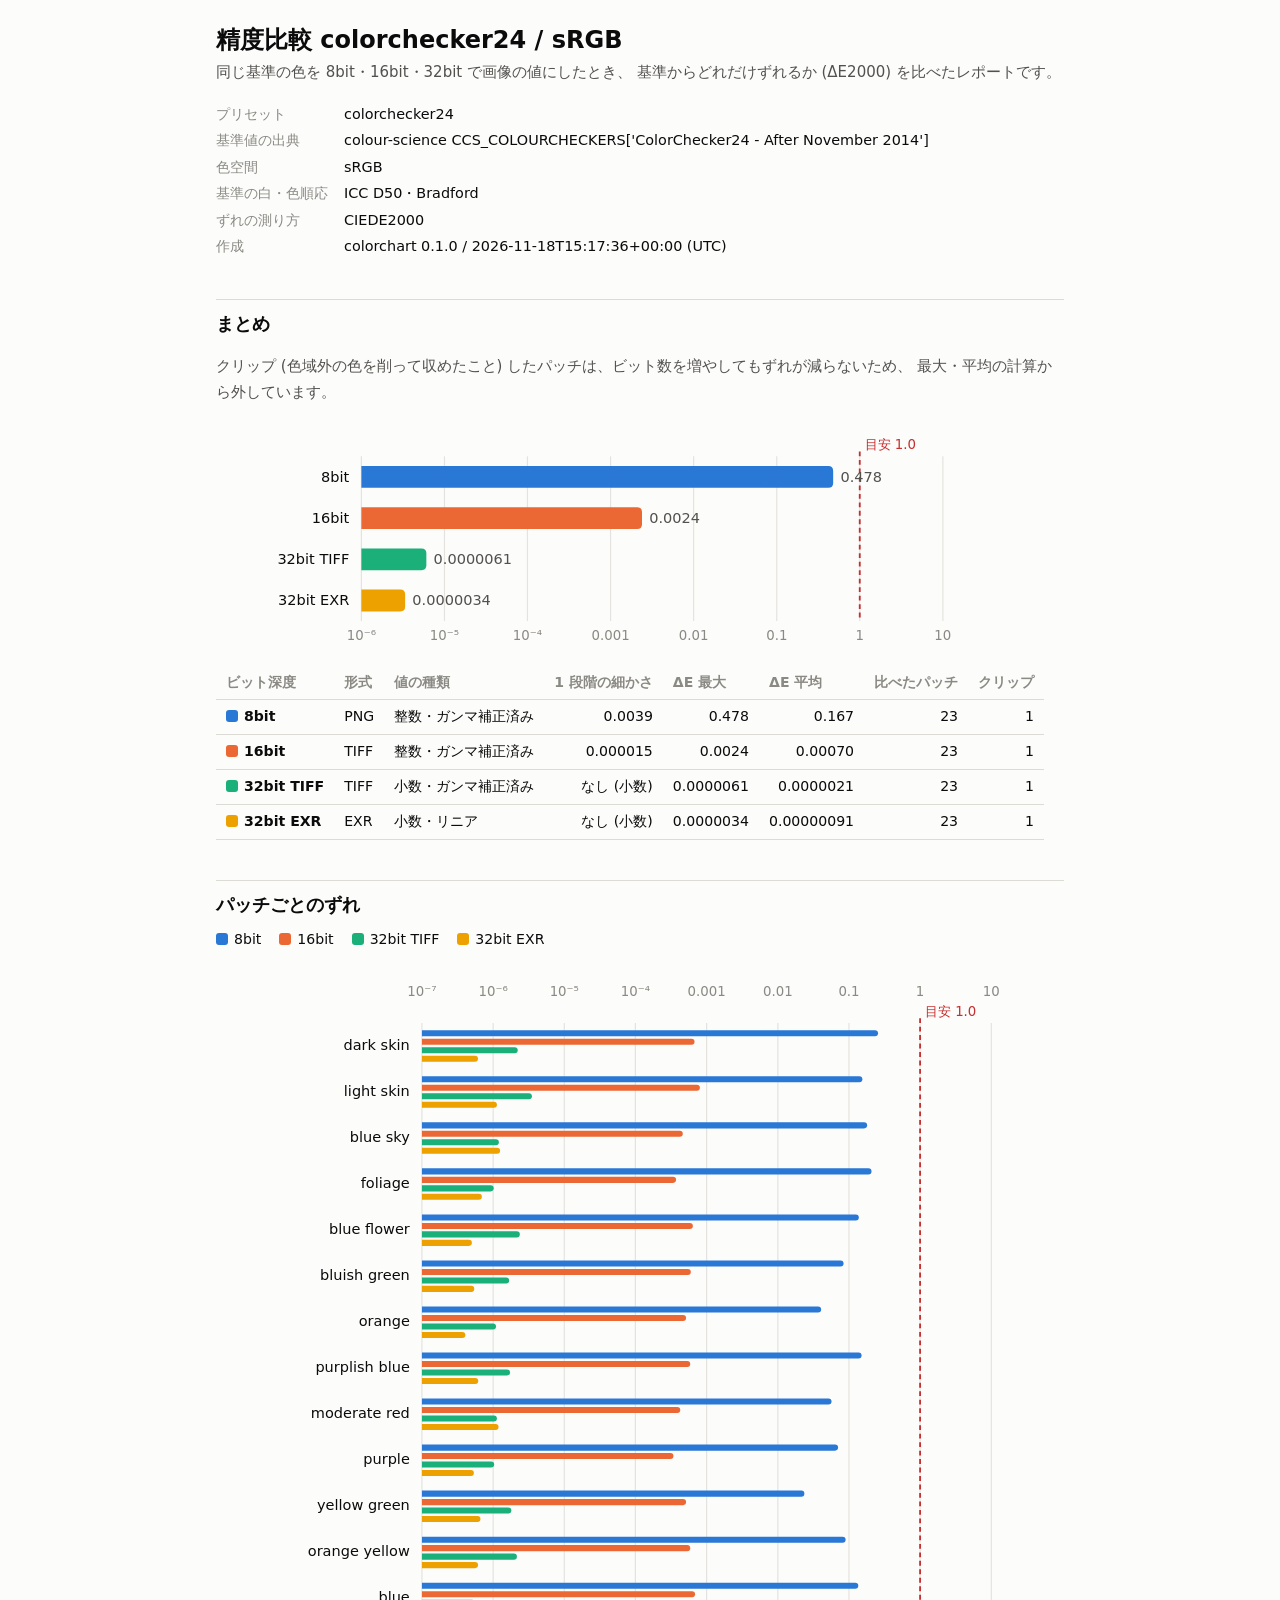
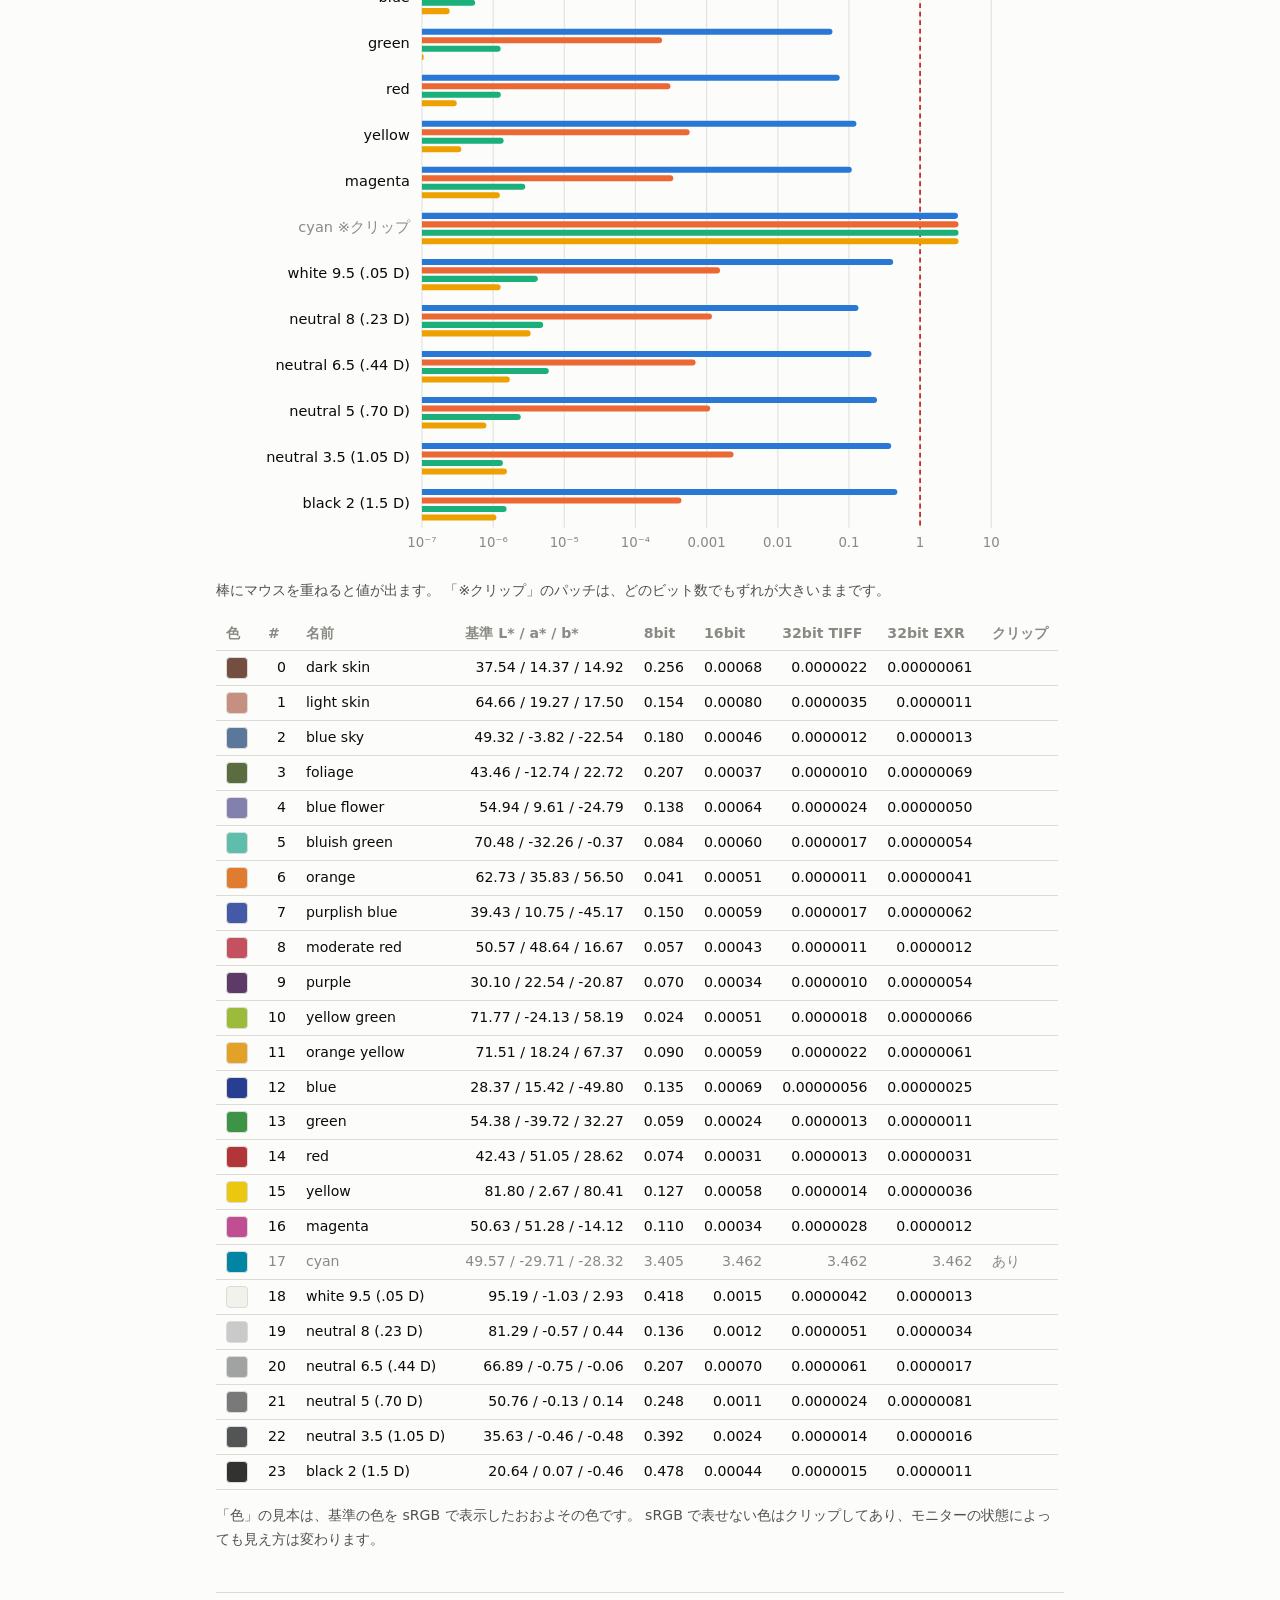
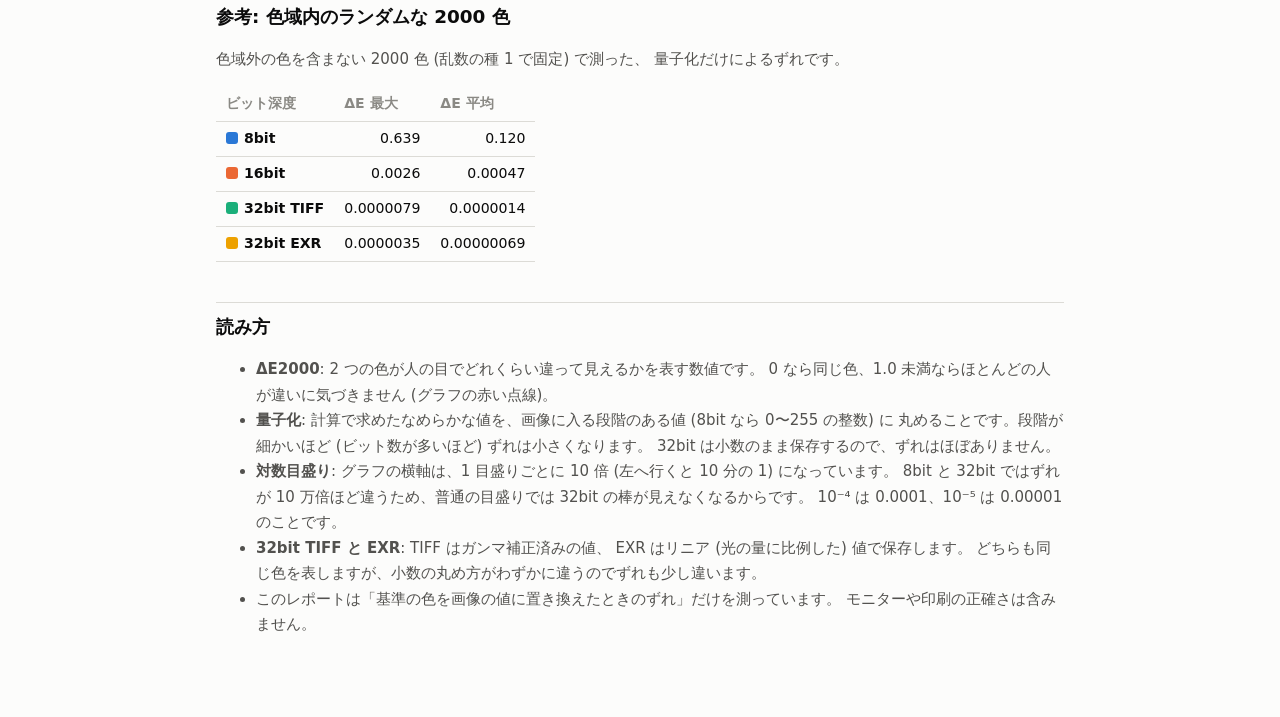
<file: reports/compare_colorchecker24_srgb.html>
<!doctype html>
<html lang="ja">
<head>
<meta charset="utf-8">
<meta name="viewport" content="width=device-width, initial-scale=1">
<title>精度比較 colorchecker24 / sRGB</title>
<style>
:root{color-scheme:light;--bg:#fcfcfb;--surface:#ffffff;--text:#0b0b0b;--text-2:#52514e;
--muted:#8a8984;--grid:#e4e3df;--border:#dcdbd6;--guide:#c62f2f;--s-8:#2a78d6;--s-16:#eb6834;--s-32:#1baf7a;--s-32-linear:#eda100;}
@media (prefers-color-scheme:dark){:root:not([data-theme="light"]){color-scheme:dark;--bg:#1a1a19;--surface:#232322;--text:#f0efec;--text-2:#c3c2b7;--muted:#8f8e86;--grid:#3a3a37;--border:#3a3a37;--guide:#e66767;--s-8:#3987e5;--s-16:#d95926;--s-32:#199e70;--s-32-linear:#c98500;}}
:root[data-theme="dark"]{color-scheme:dark;--bg:#1a1a19;--surface:#232322;--text:#f0efec;--text-2:#c3c2b7;--muted:#8f8e86;--grid:#3a3a37;--border:#3a3a37;--guide:#e66767;--s-8:#3987e5;--s-16:#d95926;--s-32:#199e70;--s-32-linear:#c98500;}
*{box-sizing:border-box}
body{margin:0;background:var(--bg);color:var(--text);
font:15px/1.7 system-ui,-apple-system,"Segoe UI","Hiragino Sans","Yu Gothic UI",sans-serif}
main{max-width:880px;margin:0 auto;padding:24px 16px 64px}
h1{font-size:1.5rem;line-height:1.35;margin:0 0 4px}
h2{font-size:1.15rem;margin:40px 0 8px;padding-top:8px;border-top:1px solid var(--border)}
p,li{color:var(--text-2)}
.lead{color:var(--text-2);margin:0 0 16px}
dl.cond{display:grid;grid-template-columns:max-content 1fr;gap:2px 16px;margin:0;
font-size:.9rem}
dl.cond dt{color:var(--muted)} dl.cond dd{margin:0;overflow-wrap:anywhere}
.table-wrap{overflow-x:auto;margin:8px 0}
table{border-collapse:collapse;font-size:.88rem;white-space:nowrap}
th,td{padding:5px 10px;border-bottom:1px solid var(--border);text-align:left}
thead th{color:var(--muted);font-weight:600}
td.num{text-align:right;font-variant-numeric:tabular-nums}
tr.clipped td{color:var(--muted)}
.swatch{display:inline-block;width:22px;height:22px;border-radius:4px;
border:1px solid var(--border);vertical-align:middle}
.key{display:inline-block;width:12px;height:12px;border-radius:3px;margin-right:6px;
vertical-align:-1px}
ul.legend{list-style:none;padding:0;margin:8px 0;display:flex;flex-wrap:wrap;gap:4px 18px;
font-size:.88rem}
ul.legend li{color:var(--text)}
.chart-wrap{overflow-x:auto}
svg.chart{display:block;width:100%;min-width:600px;height:auto}
svg .grid{stroke:var(--grid);stroke-width:1}
svg .guide{stroke:var(--guide);stroke-width:1.5;stroke-dasharray:4 3}
svg .guide-label{fill:var(--guide);font-size:11px}
svg .tick{fill:var(--muted);font-size:11px}
svg .label{fill:var(--text);font-size:12px}
svg .label.clipped{fill:var(--muted)}
svg .value{fill:var(--text-2);font-size:12px}
svg .hit{fill:transparent}
svg .zero{opacity:.9}
.s-8{fill:var(--s-8)} .key.s-8{background:var(--s-8)}.s-16{fill:var(--s-16)} .key.s-16{background:var(--s-16)}.s-32{fill:var(--s-32)} .key.s-32{background:var(--s-32)}.s-32-linear{fill:var(--s-32-linear)} .key.s-32-linear{background:var(--s-32-linear)}
.note{font-size:.88rem;color:var(--text-2)}
</style>
</head>
<body>
<main>
<h1>精度比較 colorchecker24 / sRGB</h1>
<p class="lead">同じ基準の色を 8bit・16bit・32bit で画像の値にしたとき、
基準からどれだけずれるか (ΔE2000) を比べたレポートです。</p>
<dl class="cond">
<dt>プリセット</dt><dd>colorchecker24</dd>
<dt>基準値の出典</dt><dd>colour-science CCS_COLOURCHECKERS[&#x27;ColorChecker24 - After November 2014&#x27;]</dd>
<dt>色空間</dt><dd>sRGB</dd>
<dt>基準の白・色順応</dt><dd>ICC D50・Bradford</dd>
<dt>ずれの測り方</dt><dd>CIEDE2000</dd>
<dt>作成</dt><dd>colorchart 0.1.0 / 2026-11-18T15:17:36+00:00 (UTC)</dd>
</dl>

<h2>まとめ</h2>
<p>クリップ (色域外の色を削って収めたこと) したパッチは、ビット数を増やしてもずれが減らないため、
最大・平均の計算から外しています。</p>
<div class="chart-wrap"><svg class="chart" viewBox="0 0 700 196" role="img" aria-label="ビット深度ごとの ΔE2000 最大値 (対数目盛り)"><line class="grid" x1="120.0" y1="30" x2="120.0" y2="166"/><text class="tick" x="120.0" y="182" text-anchor="middle">10⁻⁶</text><line class="grid" x1="188.6" y1="30" x2="188.6" y2="166"/><text class="tick" x="188.6" y="182" text-anchor="middle">10⁻⁵</text><line class="grid" x1="257.1" y1="30" x2="257.1" y2="166"/><text class="tick" x="257.1" y="182" text-anchor="middle">10⁻⁴</text><line class="grid" x1="325.7" y1="30" x2="325.7" y2="166"/><text class="tick" x="325.7" y="182" text-anchor="middle">0.001</text><line class="grid" x1="394.3" y1="30" x2="394.3" y2="166"/><text class="tick" x="394.3" y="182" text-anchor="middle">0.01</text><line class="grid" x1="462.9" y1="30" x2="462.9" y2="166"/><text class="tick" x="462.9" y="182" text-anchor="middle">0.1</text><line class="grid" x1="531.4" y1="30" x2="531.4" y2="166"/><text class="tick" x="531.4" y="182" text-anchor="middle">1</text><line class="grid" x1="600.0" y1="30" x2="600.0" y2="166"/><text class="tick" x="600.0" y="182" text-anchor="middle">10</text><line class="guide" x1="531.4" y1="26" x2="531.4" y2="166"/><text class="guide-label" x="535.4" y="24">目安 1.0</text><text class="label" x="110" y="51" text-anchor="end">8bit</text><path class="s-8" d="M120,38 H505.45 Q509.45,38 509.45,42.00 V52.00 Q509.45,56 505.45,56 H120 Z"/><rect class="hit" x="120" y="37" width="389.45" height="20"><title>8bit: 最大 ΔE 0.478</title></rect><text class="value" x="515.5" y="51">0.478</text><text class="label" x="110" y="85" text-anchor="end">16bit</text><path class="s-16" d="M120,72 H347.65 Q351.65,72 351.65,76.00 V86.00 Q351.65,90 347.65,90 H120 Z"/><rect class="hit" x="120" y="71" width="231.65" height="20"><title>16bit: 最大 ΔE 0.0024</title></rect><text class="value" x="357.6" y="85">0.0024</text><text class="label" x="110" y="119" text-anchor="end">32bit TIFF</text><path class="s-32" d="M120,106 H169.64 Q173.64,106 173.64,110.00 V120.00 Q173.64,124 169.64,124 H120 Z"/><rect class="hit" x="120" y="105" width="53.64" height="20"><title>32bit TIFF: 最大 ΔE 0.0000061</title></rect><text class="value" x="179.6" y="119">0.0000061</text><text class="label" x="110" y="153" text-anchor="end">32bit EXR</text><path class="s-32-linear" d="M120,140 H152.12 Q156.12,140 156.12,144.00 V154.00 Q156.12,158 152.12,158 H120 Z"/><rect class="hit" x="120" y="139" width="36.12" height="20"><title>32bit EXR: 最大 ΔE 0.0000034</title></rect><text class="value" x="162.1" y="153">0.0000034</text></svg></div>
<div class="table-wrap"><table><thead><tr><th>ビット深度</th><th>形式</th><th>値の種類</th><th>1 段階の細かさ</th><th>ΔE 最大</th><th>ΔE 平均</th><th>比べたパッチ</th><th>クリップ</th></tr></thead><tbody><tr><th scope="row"><span class="key s-8"></span>8bit</th><td>PNG</td><td>整数・ガンマ補正済み</td><td class="num">0.0039</td><td class="num">0.478</td><td class="num">0.167</td><td class="num">23</td><td class="num">1</td></tr><tr><th scope="row"><span class="key s-16"></span>16bit</th><td>TIFF</td><td>整数・ガンマ補正済み</td><td class="num">0.000015</td><td class="num">0.0024</td><td class="num">0.00070</td><td class="num">23</td><td class="num">1</td></tr><tr><th scope="row"><span class="key s-32"></span>32bit TIFF</th><td>TIFF</td><td>小数・ガンマ補正済み</td><td class="num">なし (小数)</td><td class="num">0.0000061</td><td class="num">0.0000021</td><td class="num">23</td><td class="num">1</td></tr><tr><th scope="row"><span class="key s-32-linear"></span>32bit EXR</th><td>EXR</td><td>小数・リニア</td><td class="num">なし (小数)</td><td class="num">0.0000034</td><td class="num">0.00000091</td><td class="num">23</td><td class="num">1</td></tr></tbody></table></div>

<h2>パッチごとのずれ</h2>
<ul class="legend"><li><span class="key s-8"></span>8bit</li><li><span class="key s-16"></span>16bit</li><li><span class="key s-32"></span>32bit TIFF</li><li><span class="key s-32-linear"></span>32bit EXR</li></ul>
<div class="chart-wrap"><svg class="chart" viewBox="0 0 700 994" role="img" aria-label="パッチごとの ΔE2000 (対数目盛り)。数値は下の表にもあります"><line class="grid" x1="170.0" y1="52" x2="170.0" y2="964"/><text class="tick" x="170.0" y="980" text-anchor="middle">10⁻⁷</text><text class="tick" x="170.0" y="30" text-anchor="middle">10⁻⁷</text><line class="grid" x1="228.8" y1="52" x2="228.8" y2="964"/><text class="tick" x="228.8" y="980" text-anchor="middle">10⁻⁶</text><text class="tick" x="228.8" y="30" text-anchor="middle">10⁻⁶</text><line class="grid" x1="287.5" y1="52" x2="287.5" y2="964"/><text class="tick" x="287.5" y="980" text-anchor="middle">10⁻⁵</text><text class="tick" x="287.5" y="30" text-anchor="middle">10⁻⁵</text><line class="grid" x1="346.2" y1="52" x2="346.2" y2="964"/><text class="tick" x="346.2" y="980" text-anchor="middle">10⁻⁴</text><text class="tick" x="346.2" y="30" text-anchor="middle">10⁻⁴</text><line class="grid" x1="405.0" y1="52" x2="405.0" y2="964"/><text class="tick" x="405.0" y="980" text-anchor="middle">0.001</text><text class="tick" x="405.0" y="30" text-anchor="middle">0.001</text><line class="grid" x1="463.8" y1="52" x2="463.8" y2="964"/><text class="tick" x="463.8" y="980" text-anchor="middle">0.01</text><text class="tick" x="463.8" y="30" text-anchor="middle">0.01</text><line class="grid" x1="522.5" y1="52" x2="522.5" y2="964"/><text class="tick" x="522.5" y="980" text-anchor="middle">0.1</text><text class="tick" x="522.5" y="30" text-anchor="middle">0.1</text><line class="grid" x1="581.2" y1="52" x2="581.2" y2="964"/><text class="tick" x="581.2" y="980" text-anchor="middle">1</text><text class="tick" x="581.2" y="30" text-anchor="middle">1</text><line class="grid" x1="640.0" y1="52" x2="640.0" y2="964"/><text class="tick" x="640.0" y="980" text-anchor="middle">10</text><text class="tick" x="640.0" y="30" text-anchor="middle">10</text><line class="guide" x1="581.2" y1="48" x2="581.2" y2="964"/><text class="guide-label" x="585.2" y="46">目安 1.0</text><text class="label" x="160" y="74.0" text-anchor="end">dark skin</text><path class="s-8" d="M170,58.0 H543.98 Q546.48,58.0 546.48,60.50 V60.50 Q546.48,63.0 543.98,63.0 H170 Z"/><rect class="hit" x="170" y="57.0" width="376.48" height="7"><title>dark skin / 8bit: ΔE 0.256</title></rect><path class="s-16" d="M170,65.0 H392.52 Q395.02,65.0 395.02,67.50 V67.50 Q395.02,70.0 392.52,70.0 H170 Z"/><rect class="hit" x="170" y="64.0" width="225.02" height="7"><title>dark skin / 16bit: ΔE 0.00068</title></rect><path class="s-32" d="M170,72.0 H246.56 Q249.06,72.0 249.06,74.50 V74.50 Q249.06,77.0 246.56,77.0 H170 Z"/><rect class="hit" x="170" y="71.0" width="79.06" height="7"><title>dark skin / 32bit TIFF: ΔE 0.0000022</title></rect><path class="s-32-linear" d="M170,79.0 H213.77 Q216.27,79.0 216.27,81.50 V81.50 Q216.27,84.0 213.77,84.0 H170 Z"/><rect class="hit" x="170" y="78.0" width="46.27" height="7"><title>dark skin / 32bit EXR: ΔE 0.00000061</title></rect><text class="label" x="160" y="112.0" text-anchor="end">light skin</text><path class="s-8" d="M170,96.0 H531.06 Q533.56,96.0 533.56,98.50 V98.50 Q533.56,101.0 531.06,101.0 H170 Z"/><rect class="hit" x="170" y="95.0" width="363.56" height="7"><title>light skin / 8bit: ΔE 0.154</title></rect><path class="s-16" d="M170,103.0 H396.95 Q399.45,103.0 399.45,105.50 V105.50 Q399.45,108.0 396.95,108.0 H170 Z"/><rect class="hit" x="170" y="102.0" width="229.45" height="7"><title>light skin / 16bit: ΔE 0.00080</title></rect><path class="s-32" d="M170,110.0 H258.26 Q260.76,110.0 260.76,112.50 V112.50 Q260.76,115.0 258.26,115.0 H170 Z"/><rect class="hit" x="170" y="109.0" width="90.76" height="7"><title>light skin / 32bit TIFF: ΔE 0.0000035</title></rect><path class="s-32-linear" d="M170,117.0 H229.41 Q231.91,117.0 231.91,119.50 V119.50 Q231.91,122.0 229.41,122.0 H170 Z"/><rect class="hit" x="170" y="116.0" width="61.91" height="7"><title>light skin / 32bit EXR: ΔE 0.0000011</title></rect><text class="label" x="160" y="150.0" text-anchor="end">blue sky</text><path class="s-8" d="M170,134.0 H534.98 Q537.48,134.0 537.48,136.50 V136.50 Q537.48,139.0 534.98,139.0 H170 Z"/><rect class="hit" x="170" y="133.0" width="367.48" height="7"><title>blue sky / 8bit: ΔE 0.180</title></rect><path class="s-16" d="M170,141.0 H382.82 Q385.32,141.0 385.32,143.50 V143.50 Q385.32,146.0 382.82,146.0 H170 Z"/><rect class="hit" x="170" y="140.0" width="215.32" height="7"><title>blue sky / 16bit: ΔE 0.00046</title></rect><path class="s-32" d="M170,148.0 H230.99 Q233.49,148.0 233.49,150.50 V150.50 Q233.49,153.0 230.99,153.0 H170 Z"/><rect class="hit" x="170" y="147.0" width="63.49" height="7"><title>blue sky / 32bit TIFF: ΔE 0.0000012</title></rect><path class="s-32-linear" d="M170,155.0 H232.02 Q234.52,155.0 234.52,157.50 V157.50 Q234.52,160.0 232.02,160.0 H170 Z"/><rect class="hit" x="170" y="154.0" width="64.52" height="7"><title>blue sky / 32bit EXR: ΔE 0.0000013</title></rect><text class="label" x="160" y="188.0" text-anchor="end">foliage</text><path class="s-8" d="M170,172.0 H538.59 Q541.09,172.0 541.09,174.50 V174.50 Q541.09,177.0 538.59,177.0 H170 Z"/><rect class="hit" x="170" y="171.0" width="371.09" height="7"><title>foliage / 8bit: ΔE 0.207</title></rect><path class="s-16" d="M170,179.0 H377.29 Q379.79,179.0 379.79,181.50 V181.50 Q379.79,184.0 377.29,184.0 H170 Z"/><rect class="hit" x="170" y="178.0" width="209.79" height="7"><title>foliage / 16bit: ΔE 0.00037</title></rect><path class="s-32" d="M170,186.0 H226.73 Q229.23,186.0 229.23,188.50 V188.50 Q229.23,191.0 226.73,191.0 H170 Z"/><rect class="hit" x="170" y="185.0" width="59.23" height="7"><title>foliage / 32bit TIFF: ΔE 0.0000010</title></rect><path class="s-32-linear" d="M170,193.0 H216.96 Q219.46,193.0 219.46,195.50 V195.50 Q219.46,198.0 216.96,198.0 H170 Z"/><rect class="hit" x="170" y="192.0" width="49.46" height="7"><title>foliage / 32bit EXR: ΔE 0.00000069</title></rect><text class="label" x="160" y="226.0" text-anchor="end">blue flower</text><path class="s-8" d="M170,210.0 H528.14 Q530.64,210.0 530.64,212.50 V212.50 Q530.64,215.0 528.14,215.0 H170 Z"/><rect class="hit" x="170" y="209.0" width="360.64" height="7"><title>blue flower / 8bit: ΔE 0.138</title></rect><path class="s-16" d="M170,217.0 H391.13 Q393.63,217.0 393.63,219.50 V219.50 Q393.63,222.0 391.13,222.0 H170 Z"/><rect class="hit" x="170" y="216.0" width="223.63" height="7"><title>blue flower / 16bit: ΔE 0.00064</title></rect><path class="s-32" d="M170,224.0 H248.27 Q250.77,224.0 250.77,226.50 V226.50 Q250.77,229.0 248.27,229.0 H170 Z"/><rect class="hit" x="170" y="223.0" width="80.77" height="7"><title>blue flower / 32bit TIFF: ΔE 0.0000024</title></rect><path class="s-32-linear" d="M170,231.0 H208.73 Q211.23,231.0 211.23,233.50 V233.50 Q211.23,236.0 208.73,236.0 H170 Z"/><rect class="hit" x="170" y="230.0" width="41.23" height="7"><title>blue flower / 32bit EXR: ΔE 0.00000050</title></rect><text class="label" x="160" y="264.0" text-anchor="end">bluish green</text><path class="s-8" d="M170,248.0 H515.55 Q518.05,248.0 518.05,250.50 V250.50 Q518.05,253.0 515.55,253.0 H170 Z"/><rect class="hit" x="170" y="247.0" width="348.05" height="7"><title>bluish green / 8bit: ΔE 0.084</title></rect><path class="s-16" d="M170,255.0 H389.44 Q391.94,255.0 391.94,257.50 V257.50 Q391.94,260.0 389.44,260.0 H170 Z"/><rect class="hit" x="170" y="254.0" width="221.94" height="7"><title>bluish green / 16bit: ΔE 0.00060</title></rect><path class="s-32" d="M170,262.0 H239.48 Q241.98,262.0 241.98,264.50 V264.50 Q241.98,267.0 239.48,267.0 H170 Z"/><rect class="hit" x="170" y="261.0" width="71.98" height="7"><title>bluish green / 32bit TIFF: ΔE 0.0000017</title></rect><path class="s-32-linear" d="M170,269.0 H210.70 Q213.20,269.0 213.20,271.50 V271.50 Q213.20,274.0 210.70,274.0 H170 Z"/><rect class="hit" x="170" y="268.0" width="43.20" height="7"><title>bluish green / 32bit EXR: ΔE 0.00000054</title></rect><text class="label" x="160" y="302.0" text-anchor="end">orange</text><path class="s-8" d="M170,286.0 H497.01 Q499.51,286.0 499.51,288.50 V288.50 Q499.51,291.0 497.01,291.0 H170 Z"/><rect class="hit" x="170" y="285.0" width="329.51" height="7"><title>orange / 8bit: ΔE 0.041</title></rect><path class="s-16" d="M170,293.0 H385.52 Q388.02,293.0 388.02,295.50 V295.50 Q388.02,298.0 385.52,298.0 H170 Z"/><rect class="hit" x="170" y="292.0" width="218.02" height="7"><title>orange / 16bit: ΔE 0.00051</title></rect><path class="s-32" d="M170,300.0 H228.66 Q231.16,300.0 231.16,302.50 V302.50 Q231.16,305.0 228.66,305.0 H170 Z"/><rect class="hit" x="170" y="299.0" width="61.16" height="7"><title>orange / 32bit TIFF: ΔE 0.0000011</title></rect><path class="s-32-linear" d="M170,307.0 H203.33 Q205.83,307.0 205.83,309.50 V309.50 Q205.83,312.0 203.33,312.0 H170 Z"/><rect class="hit" x="170" y="306.0" width="35.83" height="7"><title>orange / 32bit EXR: ΔE 0.00000041</title></rect><text class="label" x="160" y="340.0" text-anchor="end">purplish blue</text><path class="s-8" d="M170,324.0 H530.42 Q532.92,324.0 532.92,326.50 V326.50 Q532.92,329.0 530.42,329.0 H170 Z"/><rect class="hit" x="170" y="323.0" width="362.92" height="7"><title>purplish blue / 8bit: ΔE 0.150</title></rect><path class="s-16" d="M170,331.0 H388.97 Q391.47,331.0 391.47,333.50 V333.50 Q391.47,336.0 388.97,336.0 H170 Z"/><rect class="hit" x="170" y="330.0" width="221.47" height="7"><title>purplish blue / 16bit: ΔE 0.00059</title></rect><path class="s-32" d="M170,338.0 H240.25 Q242.75,338.0 242.75,340.50 V340.50 Q242.75,343.0 240.25,343.0 H170 Z"/><rect class="hit" x="170" y="337.0" width="72.75" height="7"><title>purplish blue / 32bit TIFF: ΔE 0.0000017</title></rect><path class="s-32-linear" d="M170,345.0 H213.99 Q216.49,345.0 216.49,347.50 V347.50 Q216.49,350.0 213.99,350.0 H170 Z"/><rect class="hit" x="170" y="344.0" width="46.49" height="7"><title>purplish blue / 32bit EXR: ΔE 0.00000062</title></rect><text class="label" x="160" y="378.0" text-anchor="end">moderate red</text><path class="s-8" d="M170,362.0 H505.61 Q508.11,362.0 508.11,364.50 V364.50 Q508.11,367.0 505.61,367.0 H170 Z"/><rect class="hit" x="170" y="361.0" width="338.11" height="7"><title>moderate red / 8bit: ΔE 0.057</title></rect><path class="s-16" d="M170,369.0 H380.75 Q383.25,369.0 383.25,371.50 V371.50 Q383.25,374.0 380.75,374.0 H170 Z"/><rect class="hit" x="170" y="368.0" width="213.25" height="7"><title>moderate red / 16bit: ΔE 0.00043</title></rect><path class="s-32" d="M170,376.0 H229.37 Q231.87,376.0 231.87,378.50 V378.50 Q231.87,381.0 229.37,381.0 H170 Z"/><rect class="hit" x="170" y="375.0" width="61.87" height="7"><title>moderate red / 32bit TIFF: ΔE 0.0000011</title></rect><path class="s-32-linear" d="M170,383.0 H230.75 Q233.25,383.0 233.25,385.50 V385.50 Q233.25,388.0 230.75,388.0 H170 Z"/><rect class="hit" x="170" y="382.0" width="63.25" height="7"><title>moderate red / 32bit EXR: ΔE 0.0000012</title></rect><text class="label" x="160" y="416.0" text-anchor="end">purple</text><path class="s-8" d="M170,400.0 H510.99 Q513.49,400.0 513.49,402.50 V402.50 Q513.49,405.0 510.99,405.0 H170 Z"/><rect class="hit" x="170" y="399.0" width="343.49" height="7"><title>purple / 8bit: ΔE 0.070</title></rect><path class="s-16" d="M170,407.0 H375.10 Q377.60,407.0 377.60,409.50 V409.50 Q377.60,412.0 375.10,412.0 H170 Z"/><rect class="hit" x="170" y="406.0" width="207.60" height="7"><title>purple / 16bit: ΔE 0.00034</title></rect><path class="s-32" d="M170,414.0 H227.12 Q229.62,414.0 229.62,416.50 V416.50 Q229.62,419.0 227.12,419.0 H170 Z"/><rect class="hit" x="170" y="413.0" width="59.62" height="7"><title>purple / 32bit TIFF: ΔE 0.0000010</title></rect><path class="s-32-linear" d="M170,421.0 H210.37 Q212.87,421.0 212.87,423.50 V423.50 Q212.87,426.0 210.37,426.0 H170 Z"/><rect class="hit" x="170" y="420.0" width="42.87" height="7"><title>purple / 32bit EXR: ΔE 0.00000054</title></rect><text class="label" x="160" y="454.0" text-anchor="end">yellow green</text><path class="s-8" d="M170,438.0 H483.18 Q485.68,438.0 485.68,440.50 V440.50 Q485.68,443.0 483.18,443.0 H170 Z"/><rect class="hit" x="170" y="437.0" width="315.68" height="7"><title>yellow green / 8bit: ΔE 0.024</title></rect><path class="s-16" d="M170,445.0 H385.54 Q388.04,445.0 388.04,447.50 V447.50 Q388.04,450.0 385.54,450.0 H170 Z"/><rect class="hit" x="170" y="444.0" width="218.04" height="7"><title>yellow green / 16bit: ΔE 0.00051</title></rect><path class="s-32" d="M170,452.0 H241.30 Q243.80,452.0 243.80,454.50 V454.50 Q243.80,457.0 241.30,457.0 H170 Z"/><rect class="hit" x="170" y="451.0" width="73.80" height="7"><title>yellow green / 32bit TIFF: ΔE 0.0000018</title></rect><path class="s-32-linear" d="M170,459.0 H215.80 Q218.30,459.0 218.30,461.50 V461.50 Q218.30,464.0 215.80,464.0 H170 Z"/><rect class="hit" x="170" y="458.0" width="48.30" height="7"><title>yellow green / 32bit EXR: ΔE 0.00000066</title></rect><text class="label" x="160" y="492.0" text-anchor="end">orange yellow</text><path class="s-8" d="M170,476.0 H517.24 Q519.74,476.0 519.74,478.50 V478.50 Q519.74,481.0 517.24,481.0 H170 Z"/><rect class="hit" x="170" y="475.0" width="349.74" height="7"><title>orange yellow / 8bit: ΔE 0.090</title></rect><path class="s-16" d="M170,483.0 H388.96 Q391.46,483.0 391.46,485.50 V485.50 Q391.46,488.0 388.96,488.0 H170 Z"/><rect class="hit" x="170" y="482.0" width="221.46" height="7"><title>orange yellow / 16bit: ΔE 0.00059</title></rect><path class="s-32" d="M170,490.0 H245.90 Q248.40,490.0 248.40,492.50 V492.50 Q248.40,495.0 245.90,495.0 H170 Z"/><rect class="hit" x="170" y="489.0" width="78.40" height="7"><title>orange yellow / 32bit TIFF: ΔE 0.0000022</title></rect><path class="s-32-linear" d="M170,497.0 H213.82 Q216.32,497.0 216.32,499.50 V499.50 Q216.32,502.0 213.82,502.0 H170 Z"/><rect class="hit" x="170" y="496.0" width="46.32" height="7"><title>orange yellow / 32bit EXR: ΔE 0.00000061</title></rect><text class="label" x="160" y="530.0" text-anchor="end">blue</text><path class="s-8" d="M170,514.0 H527.69 Q530.19,514.0 530.19,516.50 V516.50 Q530.19,519.0 527.69,519.0 H170 Z"/><rect class="hit" x="170" y="513.0" width="360.19" height="7"><title>blue / 8bit: ΔE 0.135</title></rect><path class="s-16" d="M170,521.0 H392.94 Q395.44,521.0 395.44,523.50 V523.50 Q395.44,526.0 392.94,526.0 H170 Z"/><rect class="hit" x="170" y="520.0" width="225.44" height="7"><title>blue / 16bit: ΔE 0.00069</title></rect><path class="s-32" d="M170,528.0 H211.41 Q213.91,528.0 213.91,530.50 V530.50 Q213.91,533.0 211.41,533.0 H170 Z"/><rect class="hit" x="170" y="527.0" width="43.91" height="7"><title>blue / 32bit TIFF: ΔE 0.00000056</title></rect><path class="s-32-linear" d="M170,535.0 H190.40 Q192.90,535.0 192.90,537.50 V537.50 Q192.90,540.0 190.40,540.0 H170 Z"/><rect class="hit" x="170" y="534.0" width="22.90" height="7"><title>blue / 32bit EXR: ΔE 0.00000025</title></rect><text class="label" x="160" y="568.0" text-anchor="end">green</text><path class="s-8" d="M170,552.0 H506.39 Q508.89,552.0 508.89,554.50 V554.50 Q508.89,557.0 506.39,557.0 H170 Z"/><rect class="hit" x="170" y="551.0" width="338.89" height="7"><title>green / 8bit: ΔE 0.059</title></rect><path class="s-16" d="M170,559.0 H365.72 Q368.22,559.0 368.22,561.50 V561.50 Q368.22,564.0 365.72,564.0 H170 Z"/><rect class="hit" x="170" y="558.0" width="198.22" height="7"><title>green / 16bit: ΔE 0.00024</title></rect><path class="s-32" d="M170,566.0 H232.48 Q234.98,566.0 234.98,568.50 V568.50 Q234.98,571.0 232.48,571.0 H170 Z"/><rect class="hit" x="170" y="565.0" width="64.98" height="7"><title>green / 32bit TIFF: ΔE 0.0000013</title></rect><path class="s-32-linear" d="M170,573.0 H170.00 Q171.36,573.0 171.36,574.36 V576.64 Q171.36,578.0 170.00,578.0 H170 Z"/><rect class="hit" x="170" y="572.0" width="8.00" height="7"><title>green / 32bit EXR: ΔE 0.00000011</title></rect><text class="label" x="160" y="606.0" text-anchor="end">red</text><path class="s-8" d="M170,590.0 H512.36 Q514.86,590.0 514.86,592.50 V592.50 Q514.86,595.0 512.36,595.0 H170 Z"/><rect class="hit" x="170" y="589.0" width="344.86" height="7"><title>red / 8bit: ΔE 0.074</title></rect><path class="s-16" d="M170,597.0 H372.62 Q375.12,597.0 375.12,599.50 V599.50 Q375.12,602.0 372.62,602.0 H170 Z"/><rect class="hit" x="170" y="596.0" width="205.12" height="7"><title>red / 16bit: ΔE 0.00031</title></rect><path class="s-32" d="M170,604.0 H232.60 Q235.10,604.0 235.10,606.50 V606.50 Q235.10,609.0 232.60,609.0 H170 Z"/><rect class="hit" x="170" y="603.0" width="65.10" height="7"><title>red / 32bit TIFF: ΔE 0.0000013</title></rect><path class="s-32-linear" d="M170,611.0 H196.25 Q198.75,611.0 198.75,613.50 V613.50 Q198.75,616.0 196.25,616.0 H170 Z"/><rect class="hit" x="170" y="610.0" width="28.75" height="7"><title>red / 32bit EXR: ΔE 0.00000031</title></rect><text class="label" x="160" y="644.0" text-anchor="end">yellow</text><path class="s-8" d="M170,628.0 H526.16 Q528.66,628.0 528.66,630.50 V630.50 Q528.66,633.0 526.16,633.0 H170 Z"/><rect class="hit" x="170" y="627.0" width="358.66" height="7"><title>yellow / 8bit: ΔE 0.127</title></rect><path class="s-16" d="M170,635.0 H388.50 Q391.00,635.0 391.00,637.50 V637.50 Q391.00,640.0 388.50,640.0 H170 Z"/><rect class="hit" x="170" y="634.0" width="221.00" height="7"><title>yellow / 16bit: ΔE 0.00058</title></rect><path class="s-32" d="M170,642.0 H234.93 Q237.43,642.0 237.43,644.50 V644.50 Q237.43,647.0 234.93,647.0 H170 Z"/><rect class="hit" x="170" y="641.0" width="67.43" height="7"><title>yellow / 32bit TIFF: ΔE 0.0000014</title></rect><path class="s-32-linear" d="M170,649.0 H200.02 Q202.52,649.0 202.52,651.50 V651.50 Q202.52,654.0 200.02,654.0 H170 Z"/><rect class="hit" x="170" y="648.0" width="32.52" height="7"><title>yellow / 32bit EXR: ΔE 0.00000036</title></rect><text class="label" x="160" y="682.0" text-anchor="end">magenta</text><path class="s-8" d="M170,666.0 H522.35 Q524.85,666.0 524.85,668.50 V668.50 Q524.85,671.0 522.35,671.0 H170 Z"/><rect class="hit" x="170" y="665.0" width="354.85" height="7"><title>magenta / 8bit: ΔE 0.110</title></rect><path class="s-16" d="M170,673.0 H374.97 Q377.47,673.0 377.47,675.50 V675.50 Q377.47,678.0 374.97,678.0 H170 Z"/><rect class="hit" x="170" y="672.0" width="207.47" height="7"><title>magenta / 16bit: ΔE 0.00034</title></rect><path class="s-32" d="M170,680.0 H252.79 Q255.29,680.0 255.29,682.50 V682.50 Q255.29,685.0 252.79,685.0 H170 Z"/><rect class="hit" x="170" y="679.0" width="85.29" height="7"><title>magenta / 32bit TIFF: ΔE 0.0000028</title></rect><path class="s-32-linear" d="M170,687.0 H231.80 Q234.30,687.0 234.30,689.50 V689.50 Q234.30,692.0 231.80,692.0 H170 Z"/><rect class="hit" x="170" y="686.0" width="64.30" height="7"><title>magenta / 32bit EXR: ΔE 0.0000012</title></rect><text class="label clipped" x="160" y="720.0" text-anchor="end">cyan ※クリップ</text><path class="s-8" d="M170,704.0 H610.01 Q612.51,704.0 612.51,706.50 V706.50 Q612.51,709.0 610.01,709.0 H170 Z"/><rect class="hit" x="170" y="703.0" width="442.51" height="7"><title>cyan / 8bit: ΔE 3.405</title></rect><path class="s-16" d="M170,711.0 H610.44 Q612.94,711.0 612.94,713.50 V713.50 Q612.94,716.0 610.44,716.0 H170 Z"/><rect class="hit" x="170" y="710.0" width="442.94" height="7"><title>cyan / 16bit: ΔE 3.462</title></rect><path class="s-32" d="M170,718.0 H610.44 Q612.94,718.0 612.94,720.50 V720.50 Q612.94,723.0 610.44,723.0 H170 Z"/><rect class="hit" x="170" y="717.0" width="442.94" height="7"><title>cyan / 32bit TIFF: ΔE 3.462</title></rect><path class="s-32-linear" d="M170,725.0 H610.44 Q612.94,725.0 612.94,727.50 V727.50 Q612.94,730.0 610.44,730.0 H170 Z"/><rect class="hit" x="170" y="724.0" width="442.94" height="7"><title>cyan / 32bit EXR: ΔE 3.462</title></rect><text class="label" x="160" y="758.0" text-anchor="end">white 9.5 (.05 D)</text><path class="s-8" d="M170,742.0 H556.49 Q558.99,742.0 558.99,744.50 V744.50 Q558.99,747.0 556.49,747.0 H170 Z"/><rect class="hit" x="170" y="741.0" width="388.99" height="7"><title>white 9.5 (.05 D) / 8bit: ΔE 0.418</title></rect><path class="s-16" d="M170,749.0 H413.55 Q416.05,749.0 416.05,751.50 V751.50 Q416.05,754.0 413.55,754.0 H170 Z"/><rect class="hit" x="170" y="748.0" width="246.05" height="7"><title>white 9.5 (.05 D) / 16bit: ΔE 0.0015</title></rect><path class="s-32" d="M170,756.0 H263.15 Q265.65,756.0 265.65,758.50 V758.50 Q265.65,761.0 263.15,761.0 H170 Z"/><rect class="hit" x="170" y="755.0" width="95.65" height="7"><title>white 9.5 (.05 D) / 32bit TIFF: ΔE 0.0000042</title></rect><path class="s-32-linear" d="M170,763.0 H232.48 Q234.98,763.0 234.98,765.50 V765.50 Q234.98,768.0 232.48,768.0 H170 Z"/><rect class="hit" x="170" y="762.0" width="64.98" height="7"><title>white 9.5 (.05 D) / 32bit EXR: ΔE 0.0000013</title></rect><text class="label" x="160" y="796.0" text-anchor="end">neutral 8 (.23 D)</text><path class="s-8" d="M170,780.0 H527.83 Q530.33,780.0 530.33,782.50 V782.50 Q530.33,785.0 527.83,785.0 H170 Z"/><rect class="hit" x="170" y="779.0" width="360.33" height="7"><title>neutral 8 (.23 D) / 8bit: ΔE 0.136</title></rect><path class="s-16" d="M170,787.0 H406.90 Q409.40,787.0 409.40,789.50 V789.50 Q409.40,792.0 406.90,792.0 H170 Z"/><rect class="hit" x="170" y="786.0" width="239.40" height="7"><title>neutral 8 (.23 D) / 16bit: ΔE 0.0012</title></rect><path class="s-32" d="M170,794.0 H267.57 Q270.07,794.0 270.07,796.50 V796.50 Q270.07,799.0 267.57,799.0 H170 Z"/><rect class="hit" x="170" y="793.0" width="100.07" height="7"><title>neutral 8 (.23 D) / 32bit TIFF: ΔE 0.0000051</title></rect><path class="s-32-linear" d="M170,801.0 H257.20 Q259.70,801.0 259.70,803.50 V803.50 Q259.70,806.0 257.20,806.0 H170 Z"/><rect class="hit" x="170" y="800.0" width="89.70" height="7"><title>neutral 8 (.23 D) / 32bit EXR: ΔE 0.0000034</title></rect><text class="label" x="160" y="834.0" text-anchor="end">neutral 6.5 (.44 D)</text><path class="s-8" d="M170,818.0 H538.61 Q541.11,818.0 541.11,820.50 V820.50 Q541.11,823.0 538.61,823.0 H170 Z"/><rect class="hit" x="170" y="817.0" width="371.11" height="7"><title>neutral 6.5 (.44 D) / 8bit: ΔE 0.207</title></rect><path class="s-16" d="M170,825.0 H393.39 Q395.89,825.0 395.89,827.50 V827.50 Q395.89,830.0 393.39,830.0 H170 Z"/><rect class="hit" x="170" y="824.0" width="225.89" height="7"><title>neutral 6.5 (.44 D) / 16bit: ΔE 0.00070</title></rect><path class="s-32" d="M170,832.0 H272.21 Q274.71,832.0 274.71,834.50 V834.50 Q274.71,837.0 272.21,837.0 H170 Z"/><rect class="hit" x="170" y="831.0" width="104.71" height="7"><title>neutral 6.5 (.44 D) / 32bit TIFF: ΔE 0.0000061</title></rect><path class="s-32-linear" d="M170,839.0 H240.08 Q242.58,839.0 242.58,841.50 V841.50 Q242.58,844.0 240.08,844.0 H170 Z"/><rect class="hit" x="170" y="838.0" width="72.58" height="7"><title>neutral 6.5 (.44 D) / 32bit EXR: ΔE 0.0000017</title></rect><text class="label" x="160" y="872.0" text-anchor="end">neutral 5 (.70 D)</text><path class="s-8" d="M170,856.0 H543.18 Q545.68,856.0 545.68,858.50 V858.50 Q545.68,861.0 543.18,861.0 H170 Z"/><rect class="hit" x="170" y="855.0" width="375.68" height="7"><title>neutral 5 (.70 D) / 8bit: ΔE 0.248</title></rect><path class="s-16" d="M170,863.0 H405.43 Q407.93,863.0 407.93,865.50 V865.50 Q407.93,868.0 405.43,868.0 H170 Z"/><rect class="hit" x="170" y="862.0" width="237.93" height="7"><title>neutral 5 (.70 D) / 16bit: ΔE 0.0011</title></rect><path class="s-32" d="M170,870.0 H249.07 Q251.57,870.0 251.57,872.50 V872.50 Q251.57,875.0 249.07,875.0 H170 Z"/><rect class="hit" x="170" y="869.0" width="81.57" height="7"><title>neutral 5 (.70 D) / 32bit TIFF: ΔE 0.0000024</title></rect><path class="s-32-linear" d="M170,877.0 H220.73 Q223.23,877.0 223.23,879.50 V879.50 Q223.23,882.0 220.73,882.0 H170 Z"/><rect class="hit" x="170" y="876.0" width="53.23" height="7"><title>neutral 5 (.70 D) / 32bit EXR: ΔE 0.00000081</title></rect><text class="label" x="160" y="910.0" text-anchor="end">neutral 3.5 (1.05 D)</text><path class="s-8" d="M170,894.0 H554.85 Q557.35,894.0 557.35,896.50 V896.50 Q557.35,899.0 554.85,899.0 H170 Z"/><rect class="hit" x="170" y="893.0" width="387.35" height="7"><title>neutral 3.5 (1.05 D) / 8bit: ΔE 0.392</title></rect><path class="s-16" d="M170,901.0 H424.72 Q427.22,901.0 427.22,903.50 V903.50 Q427.22,906.0 424.72,906.0 H170 Z"/><rect class="hit" x="170" y="900.0" width="257.22" height="7"><title>neutral 3.5 (1.05 D) / 16bit: ΔE 0.0024</title></rect><path class="s-32" d="M170,908.0 H234.36 Q236.86,908.0 236.86,910.50 V910.50 Q236.86,913.0 234.36,913.0 H170 Z"/><rect class="hit" x="170" y="907.0" width="66.86" height="7"><title>neutral 3.5 (1.05 D) / 32bit TIFF: ΔE 0.0000014</title></rect><path class="s-32-linear" d="M170,915.0 H237.65 Q240.15,915.0 240.15,917.50 V917.50 Q240.15,920.0 237.65,920.0 H170 Z"/><rect class="hit" x="170" y="914.0" width="70.15" height="7"><title>neutral 3.5 (1.05 D) / 32bit EXR: ΔE 0.0000016</title></rect><text class="label" x="160" y="948.0" text-anchor="end">black 2 (1.5 D)</text><path class="s-8" d="M170,932.0 H559.92 Q562.42,932.0 562.42,934.50 V934.50 Q562.42,937.0 559.92,937.0 H170 Z"/><rect class="hit" x="170" y="931.0" width="392.42" height="7"><title>black 2 (1.5 D) / 8bit: ΔE 0.478</title></rect><path class="s-16" d="M170,939.0 H381.72 Q384.22,939.0 384.22,941.50 V941.50 Q384.22,944.0 381.72,944.0 H170 Z"/><rect class="hit" x="170" y="938.0" width="214.22" height="7"><title>black 2 (1.5 D) / 16bit: ΔE 0.00044</title></rect><path class="s-32" d="M170,946.0 H237.36 Q239.86,946.0 239.86,948.50 V948.50 Q239.86,951.0 237.36,951.0 H170 Z"/><rect class="hit" x="170" y="945.0" width="69.86" height="7"><title>black 2 (1.5 D) / 32bit TIFF: ΔE 0.0000015</title></rect><path class="s-32-linear" d="M170,953.0 H228.98 Q231.48,953.0 231.48,955.50 V955.50 Q231.48,958.0 228.98,958.0 H170 Z"/><rect class="hit" x="170" y="952.0" width="61.48" height="7"><title>black 2 (1.5 D) / 32bit EXR: ΔE 0.0000011</title></rect></svg></div>
<p class="note">棒にマウスを重ねると値が出ます。
「※クリップ」のパッチは、どのビット数でもずれが大きいままです。</p>
<div class="table-wrap"><table><thead><tr><th>色</th><th>#</th><th>名前</th><th>基準 L* / a* / b*</th><th>8bit</th><th>16bit</th><th>32bit TIFF</th><th>32bit EXR</th><th>クリップ</th></tr></thead><tbody><tr><td><span class="swatch" style="background:#744f41"></span></td><td class="num">0</td><td>dark skin</td><td class="num">37.54 / 14.37 / 14.92</td><td class="num">0.256</td><td class="num">0.00068</td><td class="num">0.0000022</td><td class="num">0.00000061</td><td></td></tr><tr><td><span class="swatch" style="background:#c5907f"></span></td><td class="num">1</td><td>light skin</td><td class="num">64.66 / 19.27 / 17.50</td><td class="num">0.154</td><td class="num">0.00080</td><td class="num">0.0000035</td><td class="num">0.0000011</td><td></td></tr><tr><td><span class="swatch" style="background:#5b789b"></span></td><td class="num">2</td><td>blue sky</td><td class="num">49.32 / -3.82 / -22.54</td><td class="num">0.180</td><td class="num">0.00046</td><td class="num">0.0000012</td><td class="num">0.0000013</td><td></td></tr><tr><td><span class="swatch" style="background:#5b6c40"></span></td><td class="num">3</td><td>foliage</td><td class="num">43.46 / -12.74 / 22.72</td><td class="num">0.207</td><td class="num">0.00037</td><td class="num">0.0000010</td><td class="num">0.00000069</td><td></td></tr><tr><td><span class="swatch" style="background:#837faf"></span></td><td class="num">4</td><td>blue flower</td><td class="num">54.94 / 9.61 / -24.79</td><td class="num">0.138</td><td class="num">0.00064</td><td class="num">0.0000024</td><td class="num">0.00000050</td><td></td></tr><tr><td><span class="swatch" style="background:#5fbdac"></span></td><td class="num">5</td><td>bluish green</td><td class="num">70.48 / -32.26 / -0.37</td><td class="num">0.084</td><td class="num">0.00060</td><td class="num">0.0000017</td><td class="num">0.00000054</td><td></td></tr><tr><td><span class="swatch" style="background:#e07c30"></span></td><td class="num">6</td><td>orange</td><td class="num">62.73 / 35.83 / 56.50</td><td class="num">0.041</td><td class="num">0.00051</td><td class="num">0.0000011</td><td class="num">0.00000041</td><td></td></tr><tr><td><span class="swatch" style="background:#455aa7"></span></td><td class="num">7</td><td>purplish blue</td><td class="num">39.43 / 10.75 / -45.17</td><td class="num">0.150</td><td class="num">0.00059</td><td class="num">0.0000017</td><td class="num">0.00000062</td><td></td></tr><tr><td><span class="swatch" style="background:#c5505f"></span></td><td class="num">8</td><td>moderate red</td><td class="num">50.57 / 48.64 / 16.67</td><td class="num">0.057</td><td class="num">0.00043</td><td class="num">0.0000011</td><td class="num">0.0000012</td><td></td></tr><tr><td><span class="swatch" style="background:#5d3a68"></span></td><td class="num">9</td><td>purple</td><td class="num">30.10 / 22.54 / -20.87</td><td class="num">0.070</td><td class="num">0.00034</td><td class="num">0.0000010</td><td class="num">0.00000054</td><td></td></tr><tr><td><span class="swatch" style="background:#9cbb3a"></span></td><td class="num">10</td><td>yellow green</td><td class="num">71.77 / -24.13 / 58.19</td><td class="num">0.024</td><td class="num">0.00051</td><td class="num">0.0000018</td><td class="num">0.00000066</td><td></td></tr><tr><td><span class="swatch" style="background:#e3a127"></span></td><td class="num">11</td><td>orange yellow</td><td class="num">71.51 / 18.24 / 67.37</td><td class="num">0.090</td><td class="num">0.00059</td><td class="num">0.0000022</td><td class="num">0.00000061</td><td></td></tr><tr><td><span class="swatch" style="background:#283e91"></span></td><td class="num">12</td><td>blue</td><td class="num">28.37 / 15.42 / -49.80</td><td class="num">0.135</td><td class="num">0.00069</td><td class="num">0.00000056</td><td class="num">0.00000025</td><td></td></tr><tr><td><span class="swatch" style="background:#3d9346"></span></td><td class="num">13</td><td>green</td><td class="num">54.38 / -39.72 / 32.27</td><td class="num">0.059</td><td class="num">0.00024</td><td class="num">0.0000013</td><td class="num">0.00000011</td><td></td></tr><tr><td><span class="swatch" style="background:#b23639"></span></td><td class="num">14</td><td>red</td><td class="num">42.43 / 51.05 / 28.62</td><td class="num">0.074</td><td class="num">0.00031</td><td class="num">0.0000013</td><td class="num">0.00000031</td><td></td></tr><tr><td><span class="swatch" style="background:#ecc70f"></span></td><td class="num">15</td><td>yellow</td><td class="num">81.80 / 2.67 / 80.41</td><td class="num">0.127</td><td class="num">0.00058</td><td class="num">0.0000014</td><td class="num">0.00000036</td><td></td></tr><tr><td><span class="swatch" style="background:#bf4f92"></span></td><td class="num">16</td><td>magenta</td><td class="num">50.63 / 51.28 / -14.12</td><td class="num">0.110</td><td class="num">0.00034</td><td class="num">0.0000028</td><td class="num">0.0000012</td><td></td></tr><tr class=clipped><td><span class="swatch" style="background:#0085a5"></span></td><td class="num">17</td><td>cyan</td><td class="num">49.57 / -29.71 / -28.32</td><td class="num">3.405</td><td class="num">3.462</td><td class="num">3.462</td><td class="num">3.462</td><td>あり</td></tr><tr><td><span class="swatch" style="background:#f1f2eb"></span></td><td class="num">18</td><td>white 9.5 (.05 D)</td><td class="num">95.19 / -1.03 / 2.93</td><td class="num">0.418</td><td class="num">0.0015</td><td class="num">0.0000042</td><td class="num">0.0000013</td><td></td></tr><tr><td><span class="swatch" style="background:#c9cac9"></span></td><td class="num">19</td><td>neutral 8 (.23 D)</td><td class="num">81.29 / -0.57 / 0.44</td><td class="num">0.136</td><td class="num">0.0012</td><td class="num">0.0000051</td><td class="num">0.0000034</td><td></td></tr><tr><td><span class="swatch" style="background:#a1a3a3"></span></td><td class="num">20</td><td>neutral 6.5 (.44 D)</td><td class="num">66.89 / -0.75 / -0.06</td><td class="num">0.207</td><td class="num">0.00070</td><td class="num">0.0000061</td><td class="num">0.0000017</td><td></td></tr><tr><td><span class="swatch" style="background:#797979"></span></td><td class="num">21</td><td>neutral 5 (.70 D)</td><td class="num">50.76 / -0.13 / 0.14</td><td class="num">0.248</td><td class="num">0.0011</td><td class="num">0.0000024</td><td class="num">0.00000081</td><td></td></tr><tr><td><span class="swatch" style="background:#535455"></span></td><td class="num">22</td><td>neutral 3.5 (1.05 D)</td><td class="num">35.63 / -0.46 / -0.48</td><td class="num">0.392</td><td class="num">0.0024</td><td class="num">0.0000014</td><td class="num">0.0000016</td><td></td></tr><tr><td><span class="swatch" style="background:#323232"></span></td><td class="num">23</td><td>black 2 (1.5 D)</td><td class="num">20.64 / 0.07 / -0.46</td><td class="num">0.478</td><td class="num">0.00044</td><td class="num">0.0000015</td><td class="num">0.0000011</td><td></td></tr></tbody></table></div>
<p class="note">「色」の見本は、基準の色を sRGB で表示したおおよその色です。
sRGB で表せない色はクリップしてあり、モニターの状態によっても見え方は変わります。</p>

<h2>参考: 色域内のランダムな 2000 色</h2>
<p>色域外の色を含まない 2000 色 (乱数の種 1 で固定) で測った、
量子化だけによるずれです。</p>
<div class="table-wrap"><table><thead><tr><th>ビット深度</th><th>ΔE 最大</th><th>ΔE 平均</th></tr></thead><tbody><tr><th scope="row"><span class="key s-8"></span>8bit</th><td class="num">0.639</td><td class="num">0.120</td></tr><tr><th scope="row"><span class="key s-16"></span>16bit</th><td class="num">0.0026</td><td class="num">0.00047</td></tr><tr><th scope="row"><span class="key s-32"></span>32bit TIFF</th><td class="num">0.0000079</td><td class="num">0.0000014</td></tr><tr><th scope="row"><span class="key s-32-linear"></span>32bit EXR</th><td class="num">0.0000035</td><td class="num">0.00000069</td></tr></tbody></table></div>

<h2>読み方</h2>
<ul>
<li><b>ΔE2000</b>: 2 つの色が人の目でどれくらい違って見えるかを表す数値です。
0 なら同じ色、1.0 未満ならほとんどの人が違いに気づきません (グラフの赤い点線)。</li>
<li><b>量子化</b>: 計算で求めたなめらかな値を、画像に入る段階のある値 (8bit なら 0〜255 の整数) に
丸めることです。段階が細かいほど (ビット数が多いほど) ずれは小さくなります。
32bit は小数のまま保存するので、ずれはほぼありません。</li>
<li><b>対数目盛り</b>: グラフの横軸は、1 目盛りごとに 10 倍
(左へ行くと 10 分の 1) になっています。
8bit と 32bit ではずれが 10 万倍ほど違うため、普通の目盛りでは 32bit の棒が見えなくなるからです。
10⁻⁴ は 0.0001、10⁻⁵ は 0.00001 のことです。</li>
<li><b>32bit TIFF と EXR</b>: TIFF はガンマ補正済みの値、
EXR はリニア (光の量に比例した) 値で保存します。
どちらも同じ色を表しますが、小数の丸め方がわずかに違うのでずれも少し違います。</li>
<li>このレポートは「基準の色を画像の値に置き換えたときのずれ」だけを測っています。
モニターや印刷の正確さは含みません。</li>
</ul>
</main>
</body>
</html>
</file>
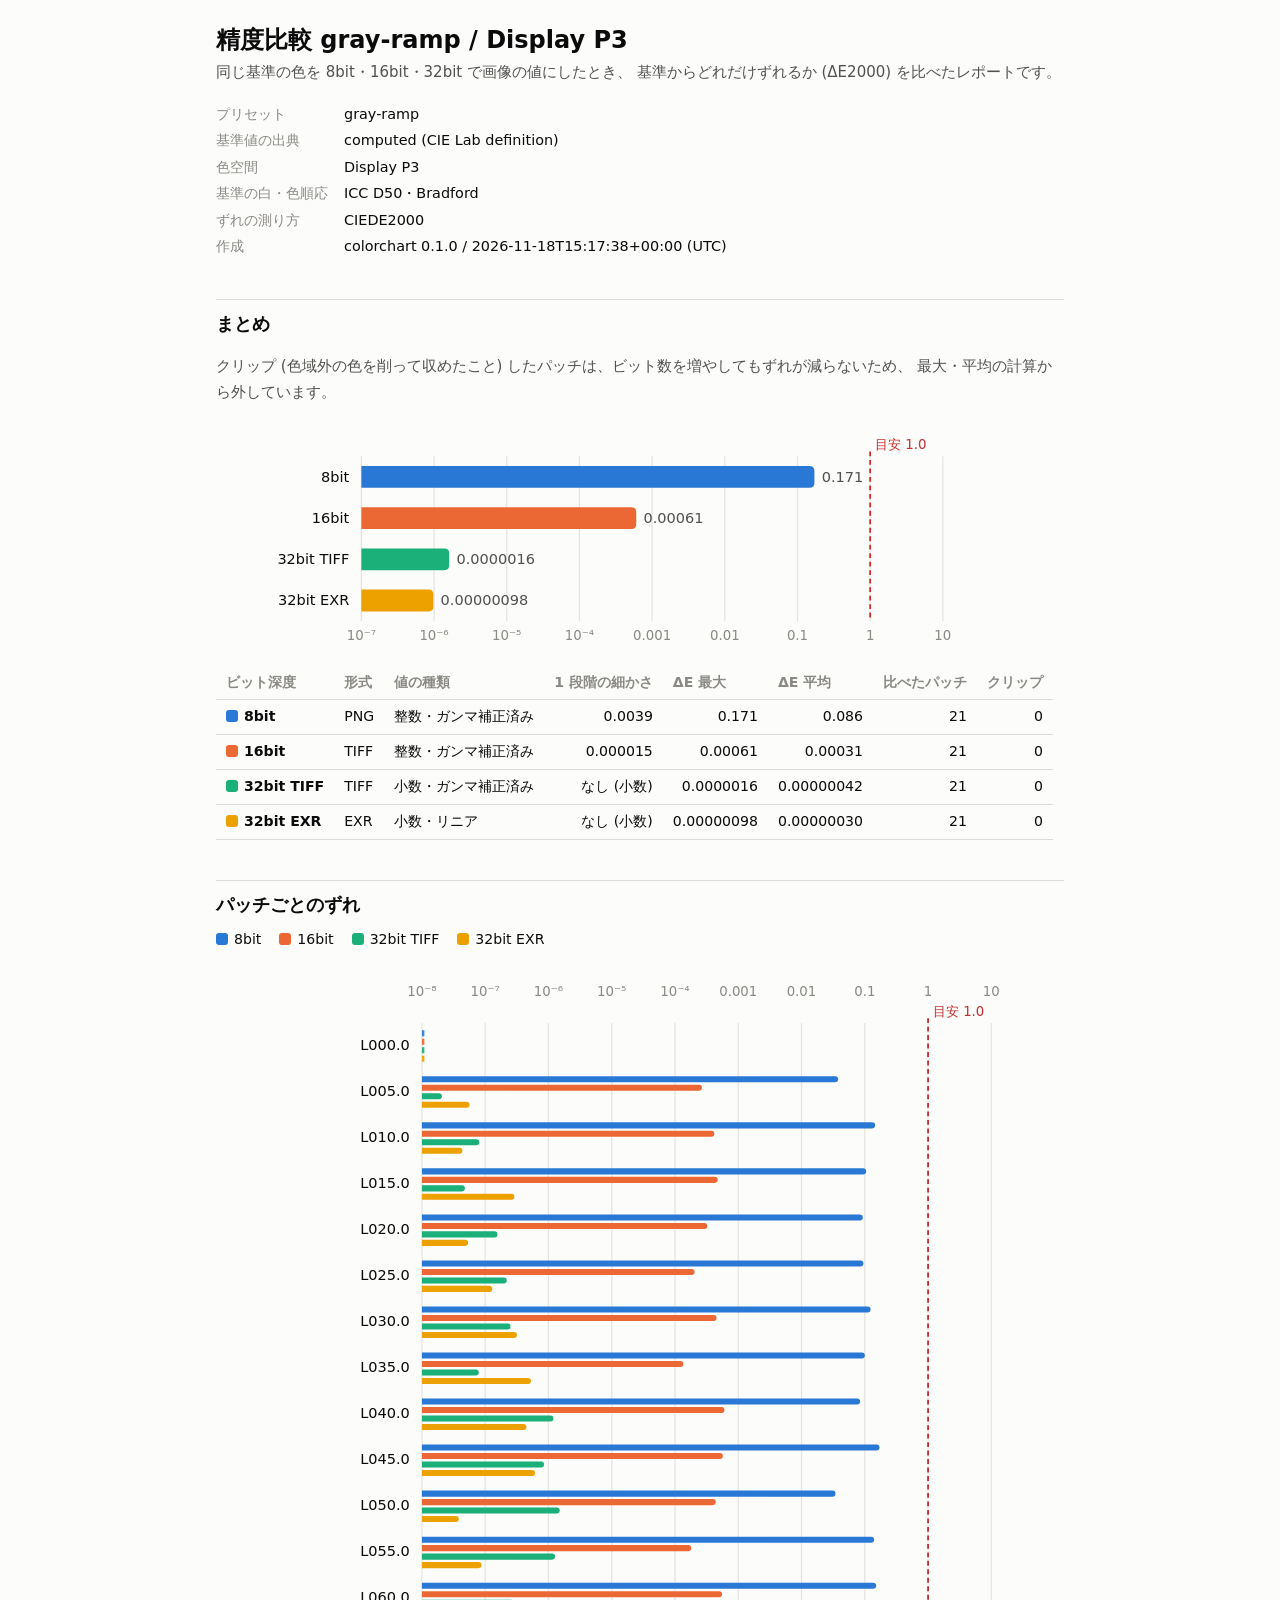
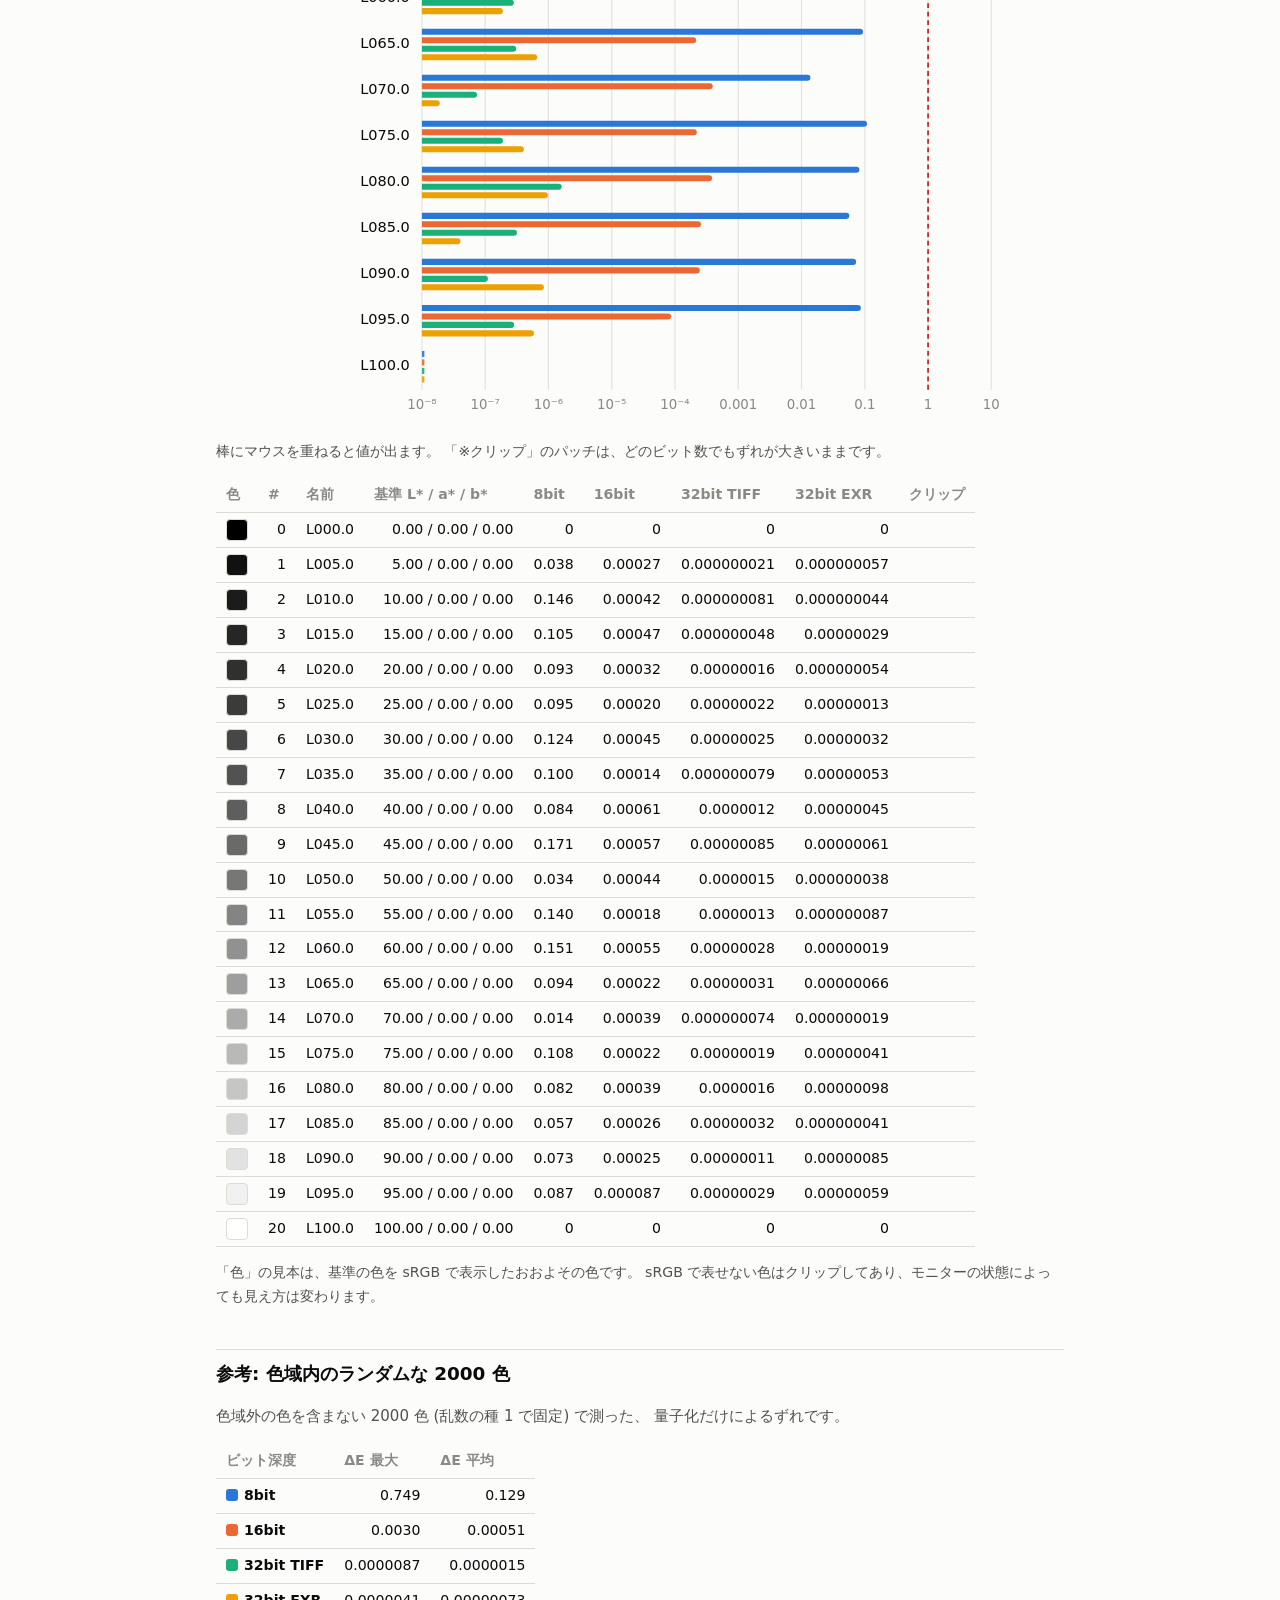
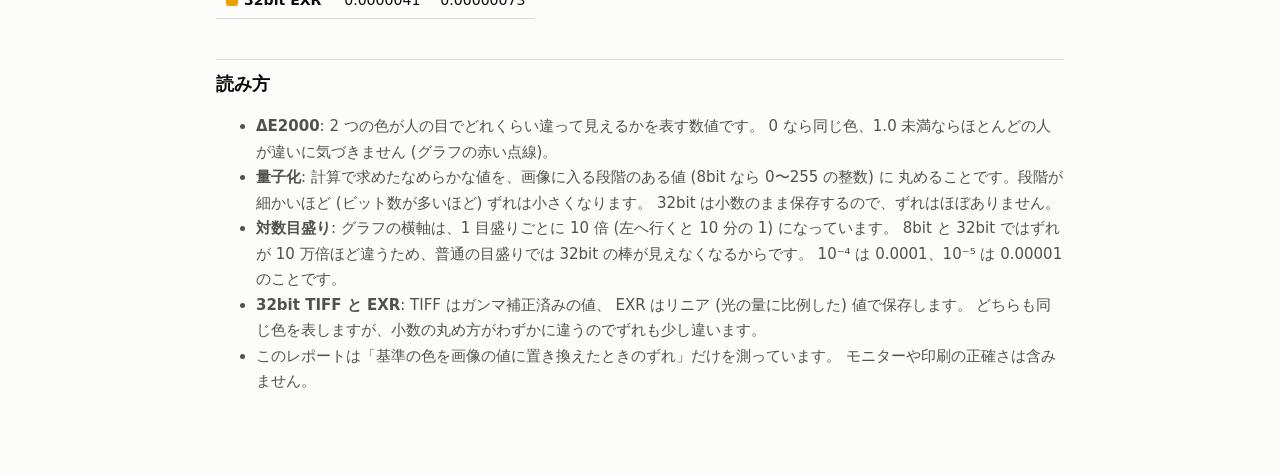
<file: reports/compare_gray-ramp_display-p3.html>
<!doctype html>
<html lang="ja">
<head>
<meta charset="utf-8">
<meta name="viewport" content="width=device-width, initial-scale=1">
<title>精度比較 gray-ramp / Display P3</title>
<style>
:root{color-scheme:light;--bg:#fcfcfb;--surface:#ffffff;--text:#0b0b0b;--text-2:#52514e;
--muted:#8a8984;--grid:#e4e3df;--border:#dcdbd6;--guide:#c62f2f;--s-8:#2a78d6;--s-16:#eb6834;--s-32:#1baf7a;--s-32-linear:#eda100;}
@media (prefers-color-scheme:dark){:root:not([data-theme="light"]){color-scheme:dark;--bg:#1a1a19;--surface:#232322;--text:#f0efec;--text-2:#c3c2b7;--muted:#8f8e86;--grid:#3a3a37;--border:#3a3a37;--guide:#e66767;--s-8:#3987e5;--s-16:#d95926;--s-32:#199e70;--s-32-linear:#c98500;}}
:root[data-theme="dark"]{color-scheme:dark;--bg:#1a1a19;--surface:#232322;--text:#f0efec;--text-2:#c3c2b7;--muted:#8f8e86;--grid:#3a3a37;--border:#3a3a37;--guide:#e66767;--s-8:#3987e5;--s-16:#d95926;--s-32:#199e70;--s-32-linear:#c98500;}
*{box-sizing:border-box}
body{margin:0;background:var(--bg);color:var(--text);
font:15px/1.7 system-ui,-apple-system,"Segoe UI","Hiragino Sans","Yu Gothic UI",sans-serif}
main{max-width:880px;margin:0 auto;padding:24px 16px 64px}
h1{font-size:1.5rem;line-height:1.35;margin:0 0 4px}
h2{font-size:1.15rem;margin:40px 0 8px;padding-top:8px;border-top:1px solid var(--border)}
p,li{color:var(--text-2)}
.lead{color:var(--text-2);margin:0 0 16px}
dl.cond{display:grid;grid-template-columns:max-content 1fr;gap:2px 16px;margin:0;
font-size:.9rem}
dl.cond dt{color:var(--muted)} dl.cond dd{margin:0;overflow-wrap:anywhere}
.table-wrap{overflow-x:auto;margin:8px 0}
table{border-collapse:collapse;font-size:.88rem;white-space:nowrap}
th,td{padding:5px 10px;border-bottom:1px solid var(--border);text-align:left}
thead th{color:var(--muted);font-weight:600}
td.num{text-align:right;font-variant-numeric:tabular-nums}
tr.clipped td{color:var(--muted)}
.swatch{display:inline-block;width:22px;height:22px;border-radius:4px;
border:1px solid var(--border);vertical-align:middle}
.key{display:inline-block;width:12px;height:12px;border-radius:3px;margin-right:6px;
vertical-align:-1px}
ul.legend{list-style:none;padding:0;margin:8px 0;display:flex;flex-wrap:wrap;gap:4px 18px;
font-size:.88rem}
ul.legend li{color:var(--text)}
.chart-wrap{overflow-x:auto}
svg.chart{display:block;width:100%;min-width:600px;height:auto}
svg .grid{stroke:var(--grid);stroke-width:1}
svg .guide{stroke:var(--guide);stroke-width:1.5;stroke-dasharray:4 3}
svg .guide-label{fill:var(--guide);font-size:11px}
svg .tick{fill:var(--muted);font-size:11px}
svg .label{fill:var(--text);font-size:12px}
svg .label.clipped{fill:var(--muted)}
svg .value{fill:var(--text-2);font-size:12px}
svg .hit{fill:transparent}
svg .zero{opacity:.9}
.s-8{fill:var(--s-8)} .key.s-8{background:var(--s-8)}.s-16{fill:var(--s-16)} .key.s-16{background:var(--s-16)}.s-32{fill:var(--s-32)} .key.s-32{background:var(--s-32)}.s-32-linear{fill:var(--s-32-linear)} .key.s-32-linear{background:var(--s-32-linear)}
.note{font-size:.88rem;color:var(--text-2)}
</style>
</head>
<body>
<main>
<h1>精度比較 gray-ramp / Display P3</h1>
<p class="lead">同じ基準の色を 8bit・16bit・32bit で画像の値にしたとき、
基準からどれだけずれるか (ΔE2000) を比べたレポートです。</p>
<dl class="cond">
<dt>プリセット</dt><dd>gray-ramp</dd>
<dt>基準値の出典</dt><dd>computed (CIE Lab definition)</dd>
<dt>色空間</dt><dd>Display P3</dd>
<dt>基準の白・色順応</dt><dd>ICC D50・Bradford</dd>
<dt>ずれの測り方</dt><dd>CIEDE2000</dd>
<dt>作成</dt><dd>colorchart 0.1.0 / 2026-11-18T15:17:38+00:00 (UTC)</dd>
</dl>

<h2>まとめ</h2>
<p>クリップ (色域外の色を削って収めたこと) したパッチは、ビット数を増やしてもずれが減らないため、
最大・平均の計算から外しています。</p>
<div class="chart-wrap"><svg class="chart" viewBox="0 0 700 196" role="img" aria-label="ビット深度ごとの ΔE2000 最大値 (対数目盛り)"><line class="grid" x1="120.0" y1="30" x2="120.0" y2="166"/><text class="tick" x="120.0" y="182" text-anchor="middle">10⁻⁷</text><line class="grid" x1="180.0" y1="30" x2="180.0" y2="166"/><text class="tick" x="180.0" y="182" text-anchor="middle">10⁻⁶</text><line class="grid" x1="240.0" y1="30" x2="240.0" y2="166"/><text class="tick" x="240.0" y="182" text-anchor="middle">10⁻⁵</text><line class="grid" x1="300.0" y1="30" x2="300.0" y2="166"/><text class="tick" x="300.0" y="182" text-anchor="middle">10⁻⁴</text><line class="grid" x1="360.0" y1="30" x2="360.0" y2="166"/><text class="tick" x="360.0" y="182" text-anchor="middle">0.001</text><line class="grid" x1="420.0" y1="30" x2="420.0" y2="166"/><text class="tick" x="420.0" y="182" text-anchor="middle">0.01</text><line class="grid" x1="480.0" y1="30" x2="480.0" y2="166"/><text class="tick" x="480.0" y="182" text-anchor="middle">0.1</text><line class="grid" x1="540.0" y1="30" x2="540.0" y2="166"/><text class="tick" x="540.0" y="182" text-anchor="middle">1</text><line class="grid" x1="600.0" y1="30" x2="600.0" y2="166"/><text class="tick" x="600.0" y="182" text-anchor="middle">10</text><line class="guide" x1="540.0" y1="26" x2="540.0" y2="166"/><text class="guide-label" x="544.0" y="24">目安 1.0</text><text class="label" x="110" y="51" text-anchor="end">8bit</text><path class="s-8" d="M120,38 H489.97 Q493.97,38 493.97,42.00 V52.00 Q493.97,56 489.97,56 H120 Z"/><rect class="hit" x="120" y="37" width="373.97" height="20"><title>8bit: 最大 ΔE 0.171</title></rect><text class="value" x="500.0" y="51">0.171</text><text class="label" x="110" y="85" text-anchor="end">16bit</text><path class="s-16" d="M120,72 H342.91 Q346.91,72 346.91,76.00 V86.00 Q346.91,90 342.91,90 H120 Z"/><rect class="hit" x="120" y="71" width="226.91" height="20"><title>16bit: 最大 ΔE 0.00061</title></rect><text class="value" x="352.9" y="85">0.00061</text><text class="label" x="110" y="119" text-anchor="end">32bit TIFF</text><path class="s-32" d="M120,106 H188.52 Q192.52,106 192.52,110.00 V120.00 Q192.52,124 188.52,124 H120 Z"/><rect class="hit" x="120" y="105" width="72.52" height="20"><title>32bit TIFF: 最大 ΔE 0.0000016</title></rect><text class="value" x="198.5" y="119">0.0000016</text><text class="label" x="110" y="153" text-anchor="end">32bit EXR</text><path class="s-32-linear" d="M120,140 H175.42 Q179.42,140 179.42,144.00 V154.00 Q179.42,158 175.42,158 H120 Z"/><rect class="hit" x="120" y="139" width="59.42" height="20"><title>32bit EXR: 最大 ΔE 0.00000098</title></rect><text class="value" x="185.4" y="153">0.00000098</text></svg></div>
<div class="table-wrap"><table><thead><tr><th>ビット深度</th><th>形式</th><th>値の種類</th><th>1 段階の細かさ</th><th>ΔE 最大</th><th>ΔE 平均</th><th>比べたパッチ</th><th>クリップ</th></tr></thead><tbody><tr><th scope="row"><span class="key s-8"></span>8bit</th><td>PNG</td><td>整数・ガンマ補正済み</td><td class="num">0.0039</td><td class="num">0.171</td><td class="num">0.086</td><td class="num">21</td><td class="num">0</td></tr><tr><th scope="row"><span class="key s-16"></span>16bit</th><td>TIFF</td><td>整数・ガンマ補正済み</td><td class="num">0.000015</td><td class="num">0.00061</td><td class="num">0.00031</td><td class="num">21</td><td class="num">0</td></tr><tr><th scope="row"><span class="key s-32"></span>32bit TIFF</th><td>TIFF</td><td>小数・ガンマ補正済み</td><td class="num">なし (小数)</td><td class="num">0.0000016</td><td class="num">0.00000042</td><td class="num">21</td><td class="num">0</td></tr><tr><th scope="row"><span class="key s-32-linear"></span>32bit EXR</th><td>EXR</td><td>小数・リニア</td><td class="num">なし (小数)</td><td class="num">0.00000098</td><td class="num">0.00000030</td><td class="num">21</td><td class="num">0</td></tr></tbody></table></div>

<h2>パッチごとのずれ</h2>
<ul class="legend"><li><span class="key s-8"></span>8bit</li><li><span class="key s-16"></span>16bit</li><li><span class="key s-32"></span>32bit TIFF</li><li><span class="key s-32-linear"></span>32bit EXR</li></ul>
<div class="chart-wrap"><svg class="chart" viewBox="0 0 700 880" role="img" aria-label="パッチごとの ΔE2000 (対数目盛り)。数値は下の表にもあります"><line class="grid" x1="170.0" y1="52" x2="170.0" y2="850"/><text class="tick" x="170.0" y="866" text-anchor="middle">10⁻⁸</text><text class="tick" x="170.0" y="30" text-anchor="middle">10⁻⁸</text><line class="grid" x1="222.2" y1="52" x2="222.2" y2="850"/><text class="tick" x="222.2" y="866" text-anchor="middle">10⁻⁷</text><text class="tick" x="222.2" y="30" text-anchor="middle">10⁻⁷</text><line class="grid" x1="274.4" y1="52" x2="274.4" y2="850"/><text class="tick" x="274.4" y="866" text-anchor="middle">10⁻⁶</text><text class="tick" x="274.4" y="30" text-anchor="middle">10⁻⁶</text><line class="grid" x1="326.7" y1="52" x2="326.7" y2="850"/><text class="tick" x="326.7" y="866" text-anchor="middle">10⁻⁵</text><text class="tick" x="326.7" y="30" text-anchor="middle">10⁻⁵</text><line class="grid" x1="378.9" y1="52" x2="378.9" y2="850"/><text class="tick" x="378.9" y="866" text-anchor="middle">10⁻⁴</text><text class="tick" x="378.9" y="30" text-anchor="middle">10⁻⁴</text><line class="grid" x1="431.1" y1="52" x2="431.1" y2="850"/><text class="tick" x="431.1" y="866" text-anchor="middle">0.001</text><text class="tick" x="431.1" y="30" text-anchor="middle">0.001</text><line class="grid" x1="483.3" y1="52" x2="483.3" y2="850"/><text class="tick" x="483.3" y="866" text-anchor="middle">0.01</text><text class="tick" x="483.3" y="30" text-anchor="middle">0.01</text><line class="grid" x1="535.6" y1="52" x2="535.6" y2="850"/><text class="tick" x="535.6" y="866" text-anchor="middle">0.1</text><text class="tick" x="535.6" y="30" text-anchor="middle">0.1</text><line class="grid" x1="587.8" y1="52" x2="587.8" y2="850"/><text class="tick" x="587.8" y="866" text-anchor="middle">1</text><text class="tick" x="587.8" y="30" text-anchor="middle">1</text><line class="grid" x1="640.0" y1="52" x2="640.0" y2="850"/><text class="tick" x="640.0" y="866" text-anchor="middle">10</text><text class="tick" x="640.0" y="30" text-anchor="middle">10</text><line class="guide" x1="587.8" y1="48" x2="587.8" y2="850"/><text class="guide-label" x="591.8" y="46">目安 1.0</text><text class="label" x="160" y="74.0" text-anchor="end">L000.0</text><rect class="s-8 zero" x="170" y="58.0" width="2" height="5"><title>L000.0 / 8bit: ΔE 0</title></rect><rect class="s-16 zero" x="170" y="65.0" width="2" height="5"><title>L000.0 / 16bit: ΔE 0</title></rect><rect class="s-32 zero" x="170" y="72.0" width="2" height="5"><title>L000.0 / 32bit TIFF: ΔE 0</title></rect><rect class="s-32-linear zero" x="170" y="79.0" width="2" height="5"><title>L000.0 / 32bit EXR: ΔE 0</title></rect><text class="label" x="160" y="112.0" text-anchor="end">L005.0</text><path class="s-8" d="M170,96.0 H511.05 Q513.55,96.0 513.55,98.50 V98.50 Q513.55,101.0 511.05,101.0 H170 Z"/><rect class="hit" x="170" y="95.0" width="343.55" height="7"><title>L005.0 / 8bit: ΔE 0.038</title></rect><path class="s-16" d="M170,103.0 H398.61 Q401.11,103.0 401.11,105.50 V105.50 Q401.11,108.0 398.61,108.0 H170 Z"/><rect class="hit" x="170" y="102.0" width="231.11" height="7"><title>L005.0 / 16bit: ΔE 0.00027</title></rect><path class="s-32" d="M170,110.0 H183.99 Q186.49,110.0 186.49,112.50 V112.50 Q186.49,115.0 183.99,115.0 H170 Z"/><rect class="hit" x="170" y="109.0" width="16.49" height="7"><title>L005.0 / 32bit TIFF: ΔE 0.000000021</title></rect><path class="s-32-linear" d="M170,117.0 H206.82 Q209.32,117.0 209.32,119.50 V119.50 Q209.32,122.0 206.82,122.0 H170 Z"/><rect class="hit" x="170" y="116.0" width="39.32" height="7"><title>L005.0 / 32bit EXR: ΔE 0.000000057</title></rect><text class="label" x="160" y="150.0" text-anchor="end">L010.0</text><path class="s-8" d="M170,134.0 H541.61 Q544.11,134.0 544.11,136.50 V136.50 Q544.11,139.0 541.61,139.0 H170 Z"/><rect class="hit" x="170" y="133.0" width="374.11" height="7"><title>L010.0 / 8bit: ΔE 0.146</title></rect><path class="s-16" d="M170,141.0 H408.89 Q411.39,141.0 411.39,143.50 V143.50 Q411.39,146.0 408.89,146.0 H170 Z"/><rect class="hit" x="170" y="140.0" width="241.39" height="7"><title>L010.0 / 16bit: ΔE 0.00042</title></rect><path class="s-32" d="M170,148.0 H214.82 Q217.32,148.0 217.32,150.50 V150.50 Q217.32,153.0 214.82,153.0 H170 Z"/><rect class="hit" x="170" y="147.0" width="47.32" height="7"><title>L010.0 / 32bit TIFF: ΔE 0.000000081</title></rect><path class="s-32-linear" d="M170,155.0 H200.89 Q203.39,155.0 203.39,157.50 V157.50 Q203.39,160.0 200.89,160.0 H170 Z"/><rect class="hit" x="170" y="154.0" width="33.39" height="7"><title>L010.0 / 32bit EXR: ΔE 0.000000044</title></rect><text class="label" x="160" y="188.0" text-anchor="end">L015.0</text><path class="s-8" d="M170,172.0 H534.19 Q536.69,172.0 536.69,174.50 V174.50 Q536.69,177.0 534.19,177.0 H170 Z"/><rect class="hit" x="170" y="171.0" width="366.69" height="7"><title>L015.0 / 8bit: ΔE 0.105</title></rect><path class="s-16" d="M170,179.0 H411.70 Q414.20,179.0 414.20,181.50 V181.50 Q414.20,184.0 411.70,184.0 H170 Z"/><rect class="hit" x="170" y="178.0" width="244.20" height="7"><title>L015.0 / 16bit: ΔE 0.00047</title></rect><path class="s-32" d="M170,186.0 H202.96 Q205.46,186.0 205.46,188.50 V188.50 Q205.46,191.0 202.96,191.0 H170 Z"/><rect class="hit" x="170" y="185.0" width="35.46" height="7"><title>L015.0 / 32bit TIFF: ΔE 0.000000048</title></rect><path class="s-32-linear" d="M170,193.0 H243.81 Q246.31,193.0 246.31,195.50 V195.50 Q246.31,198.0 243.81,198.0 H170 Z"/><rect class="hit" x="170" y="192.0" width="76.31" height="7"><title>L015.0 / 32bit EXR: ΔE 0.00000029</title></rect><text class="label" x="160" y="226.0" text-anchor="end">L020.0</text><path class="s-8" d="M170,210.0 H531.41 Q533.91,210.0 533.91,212.50 V212.50 Q533.91,215.0 531.41,215.0 H170 Z"/><rect class="hit" x="170" y="209.0" width="363.91" height="7"><title>L020.0 / 8bit: ΔE 0.093</title></rect><path class="s-16" d="M170,217.0 H403.07 Q405.57,217.0 405.57,219.50 V219.50 Q405.57,222.0 403.07,222.0 H170 Z"/><rect class="hit" x="170" y="216.0" width="235.57" height="7"><title>L020.0 / 16bit: ΔE 0.00032</title></rect><path class="s-32" d="M170,224.0 H229.87 Q232.37,224.0 232.37,226.50 V226.50 Q232.37,229.0 229.87,229.0 H170 Z"/><rect class="hit" x="170" y="223.0" width="62.37" height="7"><title>L020.0 / 32bit TIFF: ΔE 0.00000016</title></rect><path class="s-32-linear" d="M170,231.0 H205.62 Q208.12,231.0 208.12,233.50 V233.50 Q208.12,236.0 205.62,236.0 H170 Z"/><rect class="hit" x="170" y="230.0" width="38.12" height="7"><title>L020.0 / 32bit EXR: ΔE 0.000000054</title></rect><text class="label" x="160" y="264.0" text-anchor="end">L025.0</text><path class="s-8" d="M170,248.0 H531.92 Q534.42,248.0 534.42,250.50 V250.50 Q534.42,253.0 531.92,253.0 H170 Z"/><rect class="hit" x="170" y="247.0" width="364.42" height="7"><title>L025.0 / 8bit: ΔE 0.095</title></rect><path class="s-16" d="M170,255.0 H392.55 Q395.05,255.0 395.05,257.50 V257.50 Q395.05,260.0 392.55,260.0 H170 Z"/><rect class="hit" x="170" y="254.0" width="225.05" height="7"><title>L025.0 / 16bit: ΔE 0.00020</title></rect><path class="s-32" d="M170,262.0 H237.51 Q240.01,262.0 240.01,264.50 V264.50 Q240.01,267.0 237.51,267.0 H170 Z"/><rect class="hit" x="170" y="261.0" width="70.01" height="7"><title>L025.0 / 32bit TIFF: ΔE 0.00000022</title></rect><path class="s-32-linear" d="M170,269.0 H225.52 Q228.02,269.0 228.02,271.50 V271.50 Q228.02,274.0 225.52,274.0 H170 Z"/><rect class="hit" x="170" y="268.0" width="58.02" height="7"><title>L025.0 / 32bit EXR: ΔE 0.00000013</title></rect><text class="label" x="160" y="302.0" text-anchor="end">L030.0</text><path class="s-8" d="M170,286.0 H537.84 Q540.34,286.0 540.34,288.50 V288.50 Q540.34,291.0 537.84,291.0 H170 Z"/><rect class="hit" x="170" y="285.0" width="370.34" height="7"><title>L030.0 / 8bit: ΔE 0.124</title></rect><path class="s-16" d="M170,293.0 H410.71 Q413.21,293.0 413.21,295.50 V295.50 Q413.21,298.0 410.71,298.0 H170 Z"/><rect class="hit" x="170" y="292.0" width="243.21" height="7"><title>L030.0 / 16bit: ΔE 0.00045</title></rect><path class="s-32" d="M170,300.0 H240.62 Q243.12,300.0 243.12,302.50 V302.50 Q243.12,305.0 240.62,305.0 H170 Z"/><rect class="hit" x="170" y="299.0" width="73.12" height="7"><title>L030.0 / 32bit TIFF: ΔE 0.00000025</title></rect><path class="s-32-linear" d="M170,307.0 H245.94 Q248.44,307.0 248.44,309.50 V309.50 Q248.44,312.0 245.94,312.0 H170 Z"/><rect class="hit" x="170" y="306.0" width="78.44" height="7"><title>L030.0 / 32bit EXR: ΔE 0.00000032</title></rect><text class="label" x="160" y="340.0" text-anchor="end">L035.0</text><path class="s-8" d="M170,324.0 H533.09 Q535.59,324.0 535.59,326.50 V326.50 Q535.59,329.0 533.09,329.0 H170 Z"/><rect class="hit" x="170" y="323.0" width="365.59" height="7"><title>L035.0 / 8bit: ΔE 0.100</title></rect><path class="s-16" d="M170,331.0 H383.32 Q385.82,331.0 385.82,333.50 V333.50 Q385.82,336.0 383.32,336.0 H170 Z"/><rect class="hit" x="170" y="330.0" width="215.82" height="7"><title>L035.0 / 16bit: ΔE 0.00014</title></rect><path class="s-32" d="M170,338.0 H214.42 Q216.92,338.0 216.92,340.50 V340.50 Q216.92,343.0 214.42,343.0 H170 Z"/><rect class="hit" x="170" y="337.0" width="46.92" height="7"><title>L035.0 / 32bit TIFF: ΔE 0.000000079</title></rect><path class="s-32-linear" d="M170,345.0 H257.51 Q260.01,345.0 260.01,347.50 V347.50 Q260.01,350.0 257.51,350.0 H170 Z"/><rect class="hit" x="170" y="344.0" width="90.01" height="7"><title>L035.0 / 32bit EXR: ΔE 0.00000053</title></rect><text class="label" x="160" y="378.0" text-anchor="end">L040.0</text><path class="s-8" d="M170,362.0 H529.19 Q531.69,362.0 531.69,364.50 V364.50 Q531.69,367.0 529.19,367.0 H170 Z"/><rect class="hit" x="170" y="361.0" width="361.69" height="7"><title>L040.0 / 8bit: ΔE 0.084</title></rect><path class="s-16" d="M170,369.0 H417.22 Q419.72,369.0 419.72,371.50 V371.50 Q419.72,374.0 417.22,374.0 H170 Z"/><rect class="hit" x="170" y="368.0" width="249.72" height="7"><title>L040.0 / 16bit: ΔE 0.00061</title></rect><path class="s-32" d="M170,376.0 H276.04 Q278.54,376.0 278.54,378.50 V378.50 Q278.54,381.0 276.04,381.0 H170 Z"/><rect class="hit" x="170" y="375.0" width="108.54" height="7"><title>L040.0 / 32bit TIFF: ΔE 0.0000012</title></rect><path class="s-32-linear" d="M170,383.0 H253.72 Q256.22,383.0 256.22,385.50 V385.50 Q256.22,388.0 253.72,388.0 H170 Z"/><rect class="hit" x="170" y="382.0" width="86.22" height="7"><title>L040.0 / 32bit EXR: ΔE 0.00000045</title></rect><text class="label" x="160" y="416.0" text-anchor="end">L045.0</text><path class="s-8" d="M170,400.0 H545.21 Q547.71,400.0 547.71,402.50 V402.50 Q547.71,405.0 545.21,405.0 H170 Z"/><rect class="hit" x="170" y="399.0" width="377.71" height="7"><title>L045.0 / 8bit: ΔE 0.171</title></rect><path class="s-16" d="M170,407.0 H415.92 Q418.42,407.0 418.42,409.50 V409.50 Q418.42,412.0 415.92,412.0 H170 Z"/><rect class="hit" x="170" y="406.0" width="248.42" height="7"><title>L045.0 / 16bit: ΔE 0.00057</title></rect><path class="s-32" d="M170,414.0 H268.32 Q270.82,414.0 270.82,416.50 V416.50 Q270.82,419.0 268.32,419.0 H170 Z"/><rect class="hit" x="170" y="413.0" width="100.82" height="7"><title>L045.0 / 32bit TIFF: ΔE 0.00000085</title></rect><path class="s-32-linear" d="M170,421.0 H260.87 Q263.37,421.0 263.37,423.50 V423.50 Q263.37,426.0 260.87,426.0 H170 Z"/><rect class="hit" x="170" y="420.0" width="93.37" height="7"><title>L045.0 / 32bit EXR: ΔE 0.00000061</title></rect><text class="label" x="160" y="454.0" text-anchor="end">L050.0</text><path class="s-8" d="M170,438.0 H508.88 Q511.38,438.0 511.38,440.50 V440.50 Q511.38,443.0 508.88,443.0 H170 Z"/><rect class="hit" x="170" y="437.0" width="341.38" height="7"><title>L050.0 / 8bit: ΔE 0.034</title></rect><path class="s-16" d="M170,445.0 H410.07 Q412.57,445.0 412.57,447.50 V447.50 Q412.57,450.0 410.07,450.0 H170 Z"/><rect class="hit" x="170" y="444.0" width="242.57" height="7"><title>L050.0 / 16bit: ΔE 0.00044</title></rect><path class="s-32" d="M170,452.0 H281.23 Q283.73,452.0 283.73,454.50 V454.50 Q283.73,457.0 281.23,457.0 H170 Z"/><rect class="hit" x="170" y="451.0" width="113.73" height="7"><title>L050.0 / 32bit TIFF: ΔE 0.0000015</title></rect><path class="s-32-linear" d="M170,459.0 H197.92 Q200.42,459.0 200.42,461.50 V461.50 Q200.42,464.0 197.92,464.0 H170 Z"/><rect class="hit" x="170" y="458.0" width="30.42" height="7"><title>L050.0 / 32bit EXR: ΔE 0.000000038</title></rect><text class="label" x="160" y="492.0" text-anchor="end">L055.0</text><path class="s-8" d="M170,476.0 H540.76 Q543.26,476.0 543.26,478.50 V478.50 Q543.26,481.0 540.76,481.0 H170 Z"/><rect class="hit" x="170" y="475.0" width="373.26" height="7"><title>L055.0 / 8bit: ΔE 0.140</title></rect><path class="s-16" d="M170,483.0 H389.74 Q392.24,483.0 392.24,485.50 V485.50 Q392.24,488.0 389.74,488.0 H170 Z"/><rect class="hit" x="170" y="482.0" width="222.24" height="7"><title>L055.0 / 16bit: ΔE 0.00018</title></rect><path class="s-32" d="M170,490.0 H277.39 Q279.89,490.0 279.89,492.50 V492.50 Q279.89,495.0 277.39,495.0 H170 Z"/><rect class="hit" x="170" y="489.0" width="109.89" height="7"><title>L055.0 / 32bit TIFF: ΔE 0.0000013</title></rect><path class="s-32-linear" d="M170,497.0 H216.66 Q219.16,497.0 219.16,499.50 V499.50 Q219.16,502.0 216.66,502.0 H170 Z"/><rect class="hit" x="170" y="496.0" width="49.16" height="7"><title>L055.0 / 32bit EXR: ΔE 0.000000087</title></rect><text class="label" x="160" y="530.0" text-anchor="end">L060.0</text><path class="s-8" d="M170,514.0 H542.44 Q544.94,514.0 544.94,516.50 V516.50 Q544.94,519.0 542.44,519.0 H170 Z"/><rect class="hit" x="170" y="513.0" width="374.94" height="7"><title>L060.0 / 8bit: ΔE 0.151</title></rect><path class="s-16" d="M170,521.0 H415.24 Q417.74,521.0 417.74,523.50 V523.50 Q417.74,526.0 415.24,526.0 H170 Z"/><rect class="hit" x="170" y="520.0" width="247.74" height="7"><title>L060.0 / 16bit: ΔE 0.00055</title></rect><path class="s-32" d="M170,528.0 H243.34 Q245.84,528.0 245.84,530.50 V530.50 Q245.84,533.0 243.34,533.0 H170 Z"/><rect class="hit" x="170" y="527.0" width="75.84" height="7"><title>L060.0 / 32bit TIFF: ΔE 0.00000028</title></rect><path class="s-32-linear" d="M170,535.0 H234.29 Q236.79,535.0 236.79,537.50 V537.50 Q236.79,540.0 234.29,540.0 H170 Z"/><rect class="hit" x="170" y="534.0" width="66.79" height="7"><title>L060.0 / 32bit EXR: ΔE 0.00000019</title></rect><text class="label" x="160" y="568.0" text-anchor="end">L065.0</text><path class="s-8" d="M170,552.0 H531.63 Q534.13,552.0 534.13,554.50 V554.50 Q534.13,557.0 531.63,557.0 H170 Z"/><rect class="hit" x="170" y="551.0" width="364.13" height="7"><title>L065.0 / 8bit: ΔE 0.094</title></rect><path class="s-16" d="M170,559.0 H393.84 Q396.34,559.0 396.34,561.50 V561.50 Q396.34,564.0 393.84,564.0 H170 Z"/><rect class="hit" x="170" y="558.0" width="226.34" height="7"><title>L065.0 / 16bit: ΔE 0.00022</title></rect><path class="s-32" d="M170,566.0 H245.31 Q247.81,566.0 247.81,568.50 V568.50 Q247.81,571.0 245.31,571.0 H170 Z"/><rect class="hit" x="170" y="565.0" width="77.81" height="7"><title>L065.0 / 32bit TIFF: ΔE 0.00000031</title></rect><path class="s-32-linear" d="M170,573.0 H262.59 Q265.09,573.0 265.09,575.50 V575.50 Q265.09,578.0 262.59,578.0 H170 Z"/><rect class="hit" x="170" y="572.0" width="95.09" height="7"><title>L065.0 / 32bit EXR: ΔE 0.00000066</title></rect><text class="label" x="160" y="606.0" text-anchor="end">L070.0</text><path class="s-8" d="M170,590.0 H488.18 Q490.68,590.0 490.68,592.50 V592.50 Q490.68,595.0 488.18,595.0 H170 Z"/><rect class="hit" x="170" y="589.0" width="320.68" height="7"><title>L070.0 / 8bit: ΔE 0.014</title></rect><path class="s-16" d="M170,597.0 H407.53 Q410.03,597.0 410.03,599.50 V599.50 Q410.03,602.0 407.53,602.0 H170 Z"/><rect class="hit" x="170" y="596.0" width="240.03" height="7"><title>L070.0 / 16bit: ΔE 0.00039</title></rect><path class="s-32" d="M170,604.0 H212.99 Q215.49,604.0 215.49,606.50 V606.50 Q215.49,609.0 212.99,609.0 H170 Z"/><rect class="hit" x="170" y="603.0" width="45.49" height="7"><title>L070.0 / 32bit TIFF: ΔE 0.000000074</title></rect><path class="s-32-linear" d="M170,611.0 H182.16 Q184.66,611.0 184.66,613.50 V613.50 Q184.66,616.0 182.16,616.0 H170 Z"/><rect class="hit" x="170" y="610.0" width="14.66" height="7"><title>L070.0 / 32bit EXR: ΔE 0.000000019</title></rect><text class="label" x="160" y="644.0" text-anchor="end">L075.0</text><path class="s-8" d="M170,628.0 H534.89 Q537.39,628.0 537.39,630.50 V630.50 Q537.39,633.0 534.89,633.0 H170 Z"/><rect class="hit" x="170" y="627.0" width="367.39" height="7"><title>L075.0 / 8bit: ΔE 0.108</title></rect><path class="s-16" d="M170,635.0 H394.40 Q396.90,635.0 396.90,637.50 V637.50 Q396.90,640.0 394.40,640.0 H170 Z"/><rect class="hit" x="170" y="634.0" width="226.90" height="7"><title>L075.0 / 16bit: ΔE 0.00022</title></rect><path class="s-32" d="M170,642.0 H234.37 Q236.87,642.0 236.87,644.50 V644.50 Q236.87,647.0 234.37,647.0 H170 Z"/><rect class="hit" x="170" y="641.0" width="66.87" height="7"><title>L075.0 / 32bit TIFF: ΔE 0.00000019</title></rect><path class="s-32-linear" d="M170,649.0 H251.59 Q254.09,649.0 254.09,651.50 V651.50 Q254.09,654.0 251.59,654.0 H170 Z"/><rect class="hit" x="170" y="648.0" width="84.09" height="7"><title>L075.0 / 32bit EXR: ΔE 0.00000041</title></rect><text class="label" x="160" y="682.0" text-anchor="end">L080.0</text><path class="s-8" d="M170,666.0 H528.62 Q531.12,666.0 531.12,668.50 V668.50 Q531.12,671.0 528.62,671.0 H170 Z"/><rect class="hit" x="170" y="665.0" width="361.12" height="7"><title>L080.0 / 8bit: ΔE 0.082</title></rect><path class="s-16" d="M170,673.0 H406.99 Q409.49,673.0 409.49,675.50 V675.50 Q409.49,678.0 406.99,678.0 H170 Z"/><rect class="hit" x="170" y="672.0" width="239.49" height="7"><title>L080.0 / 16bit: ΔE 0.00039</title></rect><path class="s-32" d="M170,680.0 H282.84 Q285.34,680.0 285.34,682.50 V682.50 Q285.34,685.0 282.84,685.0 H170 Z"/><rect class="hit" x="170" y="679.0" width="115.34" height="7"><title>L080.0 / 32bit TIFF: ΔE 0.0000016</title></rect><path class="s-32-linear" d="M170,687.0 H271.44 Q273.94,687.0 273.94,689.50 V689.50 Q273.94,692.0 271.44,692.0 H170 Z"/><rect class="hit" x="170" y="686.0" width="103.94" height="7"><title>L080.0 / 32bit EXR: ΔE 0.00000098</title></rect><text class="label" x="160" y="720.0" text-anchor="end">L085.0</text><path class="s-8" d="M170,704.0 H520.28 Q522.78,704.0 522.78,706.50 V706.50 Q522.78,709.0 520.28,709.0 H170 Z"/><rect class="hit" x="170" y="703.0" width="352.78" height="7"><title>L085.0 / 8bit: ΔE 0.057</title></rect><path class="s-16" d="M170,711.0 H397.80 Q400.30,711.0 400.30,713.50 V713.50 Q400.30,716.0 397.80,716.0 H170 Z"/><rect class="hit" x="170" y="710.0" width="230.30" height="7"><title>L085.0 / 16bit: ΔE 0.00026</title></rect><path class="s-32" d="M170,718.0 H245.94 Q248.44,718.0 248.44,720.50 V720.50 Q248.44,723.0 245.94,723.0 H170 Z"/><rect class="hit" x="170" y="717.0" width="78.44" height="7"><title>L085.0 / 32bit TIFF: ΔE 0.00000032</title></rect><path class="s-32-linear" d="M170,725.0 H199.26 Q201.76,725.0 201.76,727.50 V727.50 Q201.76,730.0 199.26,730.0 H170 Z"/><rect class="hit" x="170" y="724.0" width="31.76" height="7"><title>L085.0 / 32bit EXR: ΔE 0.000000041</title></rect><text class="label" x="160" y="758.0" text-anchor="end">L090.0</text><path class="s-8" d="M170,742.0 H525.89 Q528.39,742.0 528.39,744.50 V744.50 Q528.39,747.0 525.89,747.0 H170 Z"/><rect class="hit" x="170" y="741.0" width="358.39" height="7"><title>L090.0 / 8bit: ΔE 0.073</title></rect><path class="s-16" d="M170,749.0 H396.81 Q399.31,749.0 399.31,751.50 V751.50 Q399.31,754.0 396.81,754.0 H170 Z"/><rect class="hit" x="170" y="748.0" width="229.31" height="7"><title>L090.0 / 16bit: ΔE 0.00025</title></rect><path class="s-32" d="M170,756.0 H221.96 Q224.46,756.0 224.46,758.50 V758.50 Q224.46,761.0 221.96,761.0 H170 Z"/><rect class="hit" x="170" y="755.0" width="54.46" height="7"><title>L090.0 / 32bit TIFF: ΔE 0.00000011</title></rect><path class="s-32-linear" d="M170,763.0 H268.14 Q270.64,763.0 270.64,765.50 V765.50 Q270.64,768.0 268.14,768.0 H170 Z"/><rect class="hit" x="170" y="762.0" width="100.64" height="7"><title>L090.0 / 32bit EXR: ΔE 0.00000085</title></rect><text class="label" x="160" y="796.0" text-anchor="end">L095.0</text><path class="s-8" d="M170,780.0 H529.82 Q532.32,780.0 532.32,782.50 V782.50 Q532.32,785.0 529.82,785.0 H170 Z"/><rect class="hit" x="170" y="779.0" width="362.32" height="7"><title>L095.0 / 8bit: ΔE 0.087</title></rect><path class="s-16" d="M170,787.0 H373.19 Q375.69,787.0 375.69,789.50 V789.50 Q375.69,792.0 373.19,792.0 H170 Z"/><rect class="hit" x="170" y="786.0" width="205.69" height="7"><title>L095.0 / 16bit: ΔE 0.000087</title></rect><path class="s-32" d="M170,794.0 H243.59 Q246.09,794.0 246.09,796.50 V796.50 Q246.09,799.0 243.59,799.0 H170 Z"/><rect class="hit" x="170" y="793.0" width="76.09" height="7"><title>L095.0 / 32bit TIFF: ΔE 0.00000029</title></rect><path class="s-32-linear" d="M170,801.0 H259.94 Q262.44,801.0 262.44,803.50 V803.50 Q262.44,806.0 259.94,806.0 H170 Z"/><rect class="hit" x="170" y="800.0" width="92.44" height="7"><title>L095.0 / 32bit EXR: ΔE 0.00000059</title></rect><text class="label" x="160" y="834.0" text-anchor="end">L100.0</text><rect class="s-8 zero" x="170" y="818.0" width="2" height="5"><title>L100.0 / 8bit: ΔE 0</title></rect><rect class="s-16 zero" x="170" y="825.0" width="2" height="5"><title>L100.0 / 16bit: ΔE 0</title></rect><rect class="s-32 zero" x="170" y="832.0" width="2" height="5"><title>L100.0 / 32bit TIFF: ΔE 0</title></rect><rect class="s-32-linear zero" x="170" y="839.0" width="2" height="5"><title>L100.0 / 32bit EXR: ΔE 0</title></rect></svg></div>
<p class="note">棒にマウスを重ねると値が出ます。
「※クリップ」のパッチは、どのビット数でもずれが大きいままです。</p>
<div class="table-wrap"><table><thead><tr><th>色</th><th>#</th><th>名前</th><th>基準 L* / a* / b*</th><th>8bit</th><th>16bit</th><th>32bit TIFF</th><th>32bit EXR</th><th>クリップ</th></tr></thead><tbody><tr><td><span class="swatch" style="background:#000000"></span></td><td class="num">0</td><td>L000.0</td><td class="num">0.00 / 0.00 / 0.00</td><td class="num">0</td><td class="num">0</td><td class="num">0</td><td class="num">0</td><td></td></tr><tr><td><span class="swatch" style="background:#111111"></span></td><td class="num">1</td><td>L005.0</td><td class="num">5.00 / 0.00 / 0.00</td><td class="num">0.038</td><td class="num">0.00027</td><td class="num">0.000000021</td><td class="num">0.000000057</td><td></td></tr><tr><td><span class="swatch" style="background:#1b1b1b"></span></td><td class="num">2</td><td>L010.0</td><td class="num">10.00 / 0.00 / 0.00</td><td class="num">0.146</td><td class="num">0.00042</td><td class="num">0.000000081</td><td class="num">0.000000044</td><td></td></tr><tr><td><span class="swatch" style="background:#262626"></span></td><td class="num">3</td><td>L015.0</td><td class="num">15.00 / 0.00 / 0.00</td><td class="num">0.105</td><td class="num">0.00047</td><td class="num">0.000000048</td><td class="num">0.00000029</td><td></td></tr><tr><td><span class="swatch" style="background:#303030"></span></td><td class="num">4</td><td>L020.0</td><td class="num">20.00 / 0.00 / 0.00</td><td class="num">0.093</td><td class="num">0.00032</td><td class="num">0.00000016</td><td class="num">0.000000054</td><td></td></tr><tr><td><span class="swatch" style="background:#3b3b3b"></span></td><td class="num">5</td><td>L025.0</td><td class="num">25.00 / 0.00 / 0.00</td><td class="num">0.095</td><td class="num">0.00020</td><td class="num">0.00000022</td><td class="num">0.00000013</td><td></td></tr><tr><td><span class="swatch" style="background:#474747"></span></td><td class="num">6</td><td>L030.0</td><td class="num">30.00 / 0.00 / 0.00</td><td class="num">0.124</td><td class="num">0.00045</td><td class="num">0.00000025</td><td class="num">0.00000032</td><td></td></tr><tr><td><span class="swatch" style="background:#525252"></span></td><td class="num">7</td><td>L035.0</td><td class="num">35.00 / 0.00 / 0.00</td><td class="num">0.100</td><td class="num">0.00014</td><td class="num">0.000000079</td><td class="num">0.00000053</td><td></td></tr><tr><td><span class="swatch" style="background:#5e5e5e"></span></td><td class="num">8</td><td>L040.0</td><td class="num">40.00 / 0.00 / 0.00</td><td class="num">0.084</td><td class="num">0.00061</td><td class="num">0.0000012</td><td class="num">0.00000045</td><td></td></tr><tr><td><span class="swatch" style="background:#6a6a6a"></span></td><td class="num">9</td><td>L045.0</td><td class="num">45.00 / 0.00 / 0.00</td><td class="num">0.171</td><td class="num">0.00057</td><td class="num">0.00000085</td><td class="num">0.00000061</td><td></td></tr><tr><td><span class="swatch" style="background:#777777"></span></td><td class="num">10</td><td>L050.0</td><td class="num">50.00 / 0.00 / 0.00</td><td class="num">0.034</td><td class="num">0.00044</td><td class="num">0.0000015</td><td class="num">0.000000038</td><td></td></tr><tr><td><span class="swatch" style="background:#848484"></span></td><td class="num">11</td><td>L055.0</td><td class="num">55.00 / 0.00 / 0.00</td><td class="num">0.140</td><td class="num">0.00018</td><td class="num">0.0000013</td><td class="num">0.000000087</td><td></td></tr><tr><td><span class="swatch" style="background:#919191"></span></td><td class="num">12</td><td>L060.0</td><td class="num">60.00 / 0.00 / 0.00</td><td class="num">0.151</td><td class="num">0.00055</td><td class="num">0.00000028</td><td class="num">0.00000019</td><td></td></tr><tr><td><span class="swatch" style="background:#9e9e9e"></span></td><td class="num">13</td><td>L065.0</td><td class="num">65.00 / 0.00 / 0.00</td><td class="num">0.094</td><td class="num">0.00022</td><td class="num">0.00000031</td><td class="num">0.00000066</td><td></td></tr><tr><td><span class="swatch" style="background:#ababab"></span></td><td class="num">14</td><td>L070.0</td><td class="num">70.00 / 0.00 / 0.00</td><td class="num">0.014</td><td class="num">0.00039</td><td class="num">0.000000074</td><td class="num">0.000000019</td><td></td></tr><tr><td><span class="swatch" style="background:#b9b9b9"></span></td><td class="num">15</td><td>L075.0</td><td class="num">75.00 / 0.00 / 0.00</td><td class="num">0.108</td><td class="num">0.00022</td><td class="num">0.00000019</td><td class="num">0.00000041</td><td></td></tr><tr><td><span class="swatch" style="background:#c6c6c6"></span></td><td class="num">16</td><td>L080.0</td><td class="num">80.00 / 0.00 / 0.00</td><td class="num">0.082</td><td class="num">0.00039</td><td class="num">0.0000016</td><td class="num">0.00000098</td><td></td></tr><tr><td><span class="swatch" style="background:#d4d4d4"></span></td><td class="num">17</td><td>L085.0</td><td class="num">85.00 / 0.00 / 0.00</td><td class="num">0.057</td><td class="num">0.00026</td><td class="num">0.00000032</td><td class="num">0.000000041</td><td></td></tr><tr><td><span class="swatch" style="background:#e2e2e2"></span></td><td class="num">18</td><td>L090.0</td><td class="num">90.00 / 0.00 / 0.00</td><td class="num">0.073</td><td class="num">0.00025</td><td class="num">0.00000011</td><td class="num">0.00000085</td><td></td></tr><tr><td><span class="swatch" style="background:#f1f1f1"></span></td><td class="num">19</td><td>L095.0</td><td class="num">95.00 / 0.00 / 0.00</td><td class="num">0.087</td><td class="num">0.000087</td><td class="num">0.00000029</td><td class="num">0.00000059</td><td></td></tr><tr><td><span class="swatch" style="background:#ffffff"></span></td><td class="num">20</td><td>L100.0</td><td class="num">100.00 / 0.00 / 0.00</td><td class="num">0</td><td class="num">0</td><td class="num">0</td><td class="num">0</td><td></td></tr></tbody></table></div>
<p class="note">「色」の見本は、基準の色を sRGB で表示したおおよその色です。
sRGB で表せない色はクリップしてあり、モニターの状態によっても見え方は変わります。</p>

<h2>参考: 色域内のランダムな 2000 色</h2>
<p>色域外の色を含まない 2000 色 (乱数の種 1 で固定) で測った、
量子化だけによるずれです。</p>
<div class="table-wrap"><table><thead><tr><th>ビット深度</th><th>ΔE 最大</th><th>ΔE 平均</th></tr></thead><tbody><tr><th scope="row"><span class="key s-8"></span>8bit</th><td class="num">0.749</td><td class="num">0.129</td></tr><tr><th scope="row"><span class="key s-16"></span>16bit</th><td class="num">0.0030</td><td class="num">0.00051</td></tr><tr><th scope="row"><span class="key s-32"></span>32bit TIFF</th><td class="num">0.0000087</td><td class="num">0.0000015</td></tr><tr><th scope="row"><span class="key s-32-linear"></span>32bit EXR</th><td class="num">0.0000041</td><td class="num">0.00000073</td></tr></tbody></table></div>

<h2>読み方</h2>
<ul>
<li><b>ΔE2000</b>: 2 つの色が人の目でどれくらい違って見えるかを表す数値です。
0 なら同じ色、1.0 未満ならほとんどの人が違いに気づきません (グラフの赤い点線)。</li>
<li><b>量子化</b>: 計算で求めたなめらかな値を、画像に入る段階のある値 (8bit なら 0〜255 の整数) に
丸めることです。段階が細かいほど (ビット数が多いほど) ずれは小さくなります。
32bit は小数のまま保存するので、ずれはほぼありません。</li>
<li><b>対数目盛り</b>: グラフの横軸は、1 目盛りごとに 10 倍
(左へ行くと 10 分の 1) になっています。
8bit と 32bit ではずれが 10 万倍ほど違うため、普通の目盛りでは 32bit の棒が見えなくなるからです。
10⁻⁴ は 0.0001、10⁻⁵ は 0.00001 のことです。</li>
<li><b>32bit TIFF と EXR</b>: TIFF はガンマ補正済みの値、
EXR はリニア (光の量に比例した) 値で保存します。
どちらも同じ色を表しますが、小数の丸め方がわずかに違うのでずれも少し違います。</li>
<li>このレポートは「基準の色を画像の値に置き換えたときのずれ」だけを測っています。
モニターや印刷の正確さは含みません。</li>
</ul>
</main>
</body>
</html>
</file>
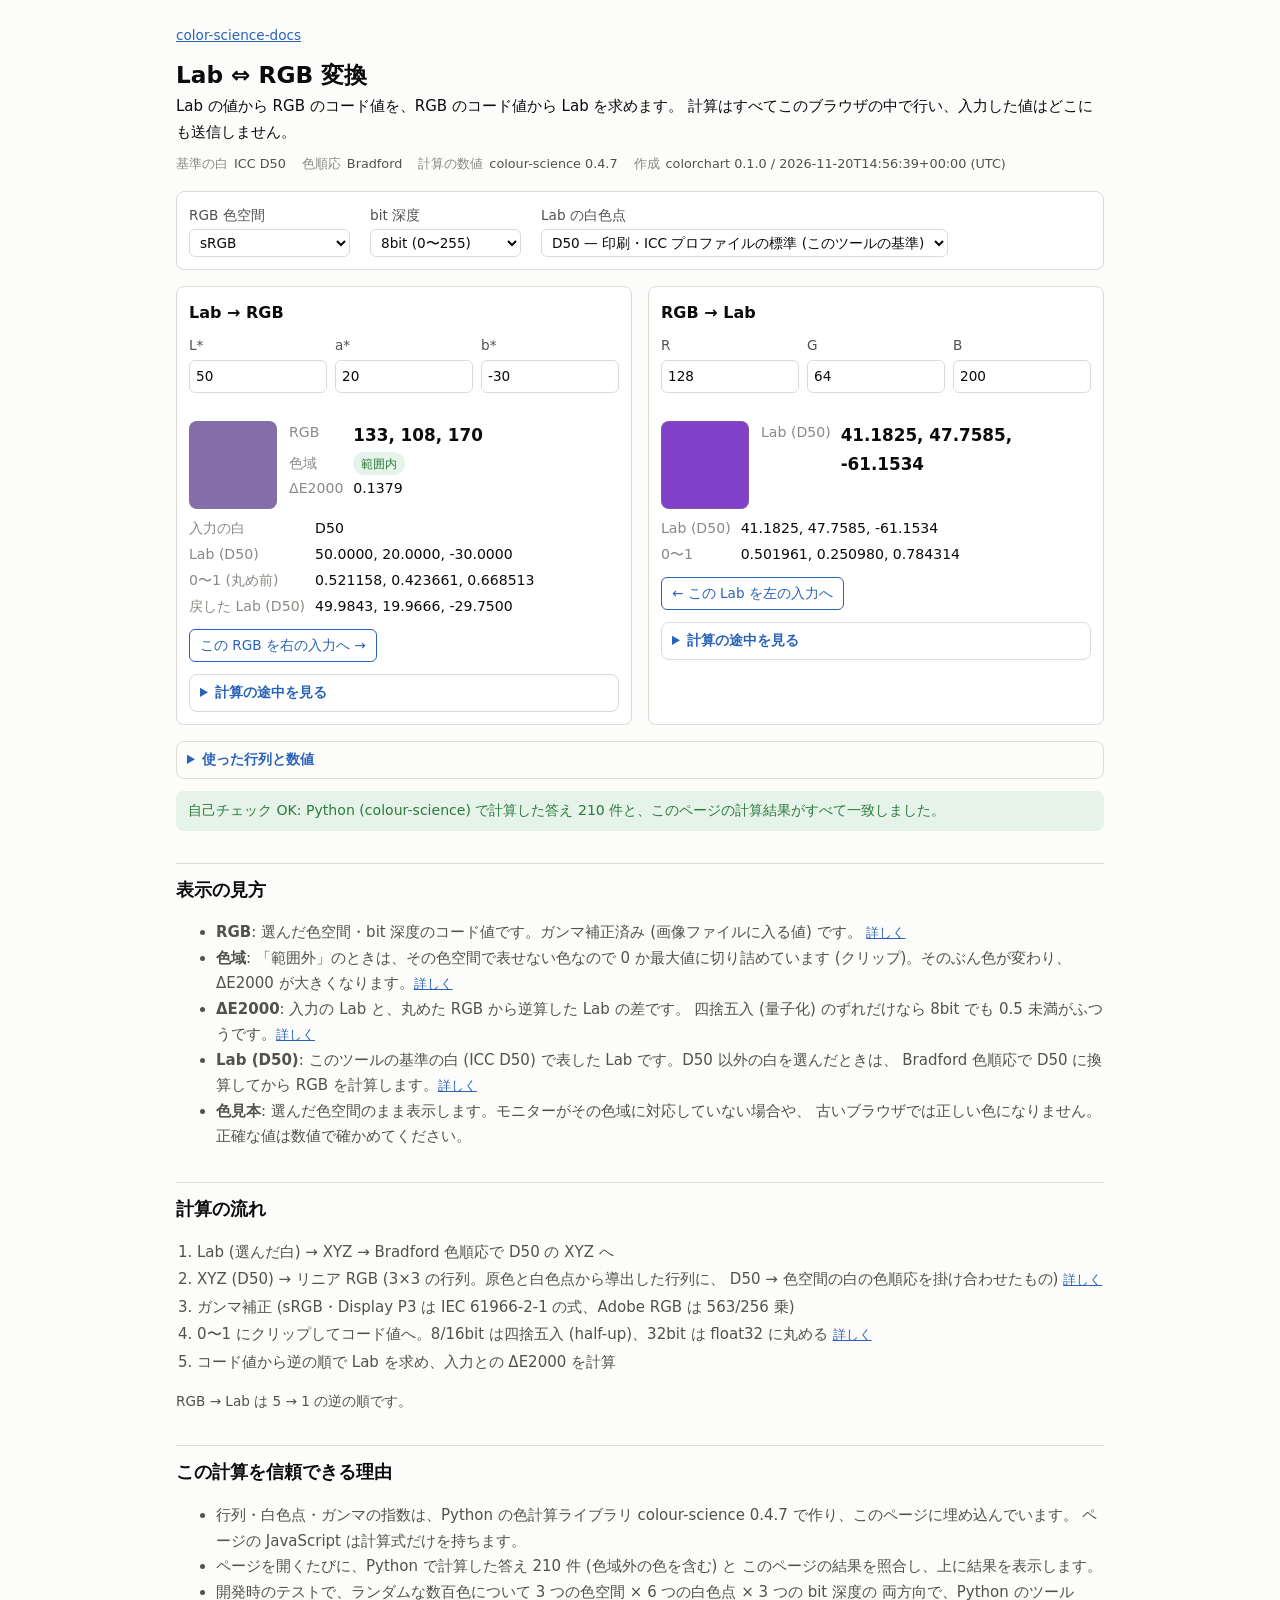
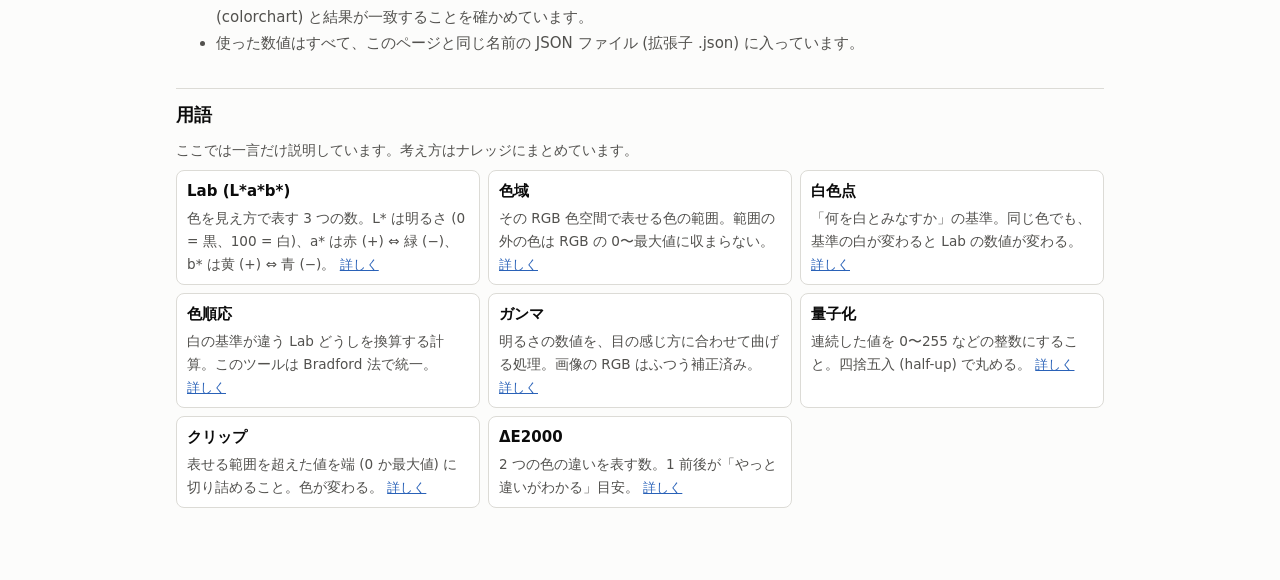
<file: tools/lab-rgb.html>
<!doctype html>
<html lang="ja">
<head>
<meta charset="utf-8">
<meta name="viewport" content="width=device-width, initial-scale=1">
<title>Lab ⇔ RGB 変換</title>
<style>
:root{color-scheme:light;--bg:#fcfcfb;--surface:#ffffff;--text:#0b0b0b;--text-2:#52514e;--muted:#8a8984;--border:#dcdbd6;--accent:#2a62b8;--accent-bg:#e6eefb;--warn:#a3480b;--warn-bg:#fbeee4;--ok:#2c7a3f;--ok-bg:#e5f3e8;--input:#ffffff;}
@media (prefers-color-scheme:dark){:root:not([data-theme="light"]){color-scheme:dark;--bg:#1a1a19;--surface:#232322;--text:#f0efec;--text-2:#c3c2b7;--muted:#8f8e86;--border:#3a3a37;--accent:#7fb0f0;--accent-bg:#22314a;--warn:#f0a56b;--warn-bg:#3d2a1c;--ok:#7fcf92;--ok-bg:#1f3325;--input:#1a1a19;}}
:root[data-theme="dark"]{color-scheme:dark;--bg:#1a1a19;--surface:#232322;--text:#f0efec;--text-2:#c3c2b7;--muted:#8f8e86;--border:#3a3a37;--accent:#7fb0f0;--accent-bg:#22314a;--warn:#f0a56b;--warn-bg:#3d2a1c;--ok:#7fcf92;--ok-bg:#1f3325;--input:#1a1a19;}
*{box-sizing:border-box}
body{margin:0;background:var(--bg);color:var(--text);
font:15px/1.7 system-ui,-apple-system,"Segoe UI","Hiragino Sans","Yu Gothic UI",sans-serif}

main{max-width:960px;margin:0 auto;padding:24px 16px 64px}
a{color:var(--accent)}
h1{font-size:1.45rem;line-height:1.35;margin:0 0 4px}
h2{font-size:1.1rem;margin:32px 0 8px;padding-top:12px;border-top:1px solid var(--border)}
h3{font-size:1rem;margin:0 0 8px}
p,li{color:var(--text-2)}
p{margin:4px 0}
.lead{color:var(--text)}
.note{font-size:.85rem}
.kref{font-size:.8rem;white-space:nowrap}
span.kref{color:var(--muted)}
.site{font-size:.85rem;margin:0 0 12px}
.settings{display:flex;flex-wrap:wrap;gap:8px 20px;margin:16px 0;padding:12px;
border:1px solid var(--border);border-radius:8px;background:var(--surface)}
.settings label{display:flex;flex-direction:column;gap:2px;font-size:.85rem;color:var(--text-2)}
select,input{font:inherit;color:var(--text);background:var(--input);
border:1px solid var(--border);border-radius:6px;padding:4px 6px}
select:focus-visible,input:focus-visible,button:focus-visible{outline:2px solid var(--accent);
outline-offset:1px}
.panels{display:grid;grid-template-columns:repeat(2,minmax(0,1fr));gap:16px}
@media (max-width:720px){.panels{grid-template-columns:minmax(0,1fr)}}
.panel{padding:12px;border:1px solid var(--border);border-radius:8px;background:var(--surface);
min-width:0}
.fields{display:grid;grid-template-columns:repeat(3,minmax(0,1fr));gap:8px}
.fields label{display:flex;flex-direction:column;gap:2px;font-size:.85rem;color:var(--text-2)}
.fields input{width:100%;font-variant-numeric:tabular-nums}
.fields input[aria-invalid="true"]{border-color:var(--warn)}
.error{min-height:1.2em;margin:4px 0;font-size:.85rem;color:var(--warn)}
.result{display:flex;gap:12px;align-items:flex-start;margin-top:8px}
.swatch{flex:none;width:88px;height:88px;border-radius:8px;
box-shadow:inset 0 0 0 1px rgb(128 128 128 / .35)}
.out{min-width:0;flex:1;margin:0;display:grid;grid-template-columns:max-content minmax(0,1fr);
gap:2px 10px;font-size:.88rem}
.out dt{color:var(--muted)}
.out dd{margin:0;overflow-wrap:anywhere;font-variant-numeric:tabular-nums;color:var(--text)}
.big{font-size:1.05rem;font-weight:600}
.badge{display:inline-block;font-size:.78rem;padding:1px 8px;border-radius:999px}
.badge.ok{background:var(--ok-bg);color:var(--ok)}
.badge.warn{background:var(--warn-bg);color:var(--warn)}
button{font:inherit;font-size:.85rem;margin-top:10px;padding:4px 10px;cursor:pointer;
color:var(--accent);background:transparent;border:1px solid var(--accent);border-radius:6px}
button:hover{background:var(--accent-bg)}
.check{margin:12px 0 0;padding:8px 12px;border-radius:8px;font-size:.88rem}
.check.ok{background:var(--ok-bg);color:var(--ok)}
.check.warn{background:var(--warn-bg);color:var(--warn)}
ol.steps{padding-left:1.4em} ol.steps li{margin:2px 0}
dl.cards{display:grid;gap:8px;margin:8px 0;
grid-template-columns:repeat(auto-fill,minmax(230px,1fr))}
.card{padding:8px 10px;border:1px solid var(--border);border-radius:8px;background:var(--surface)}
.card dt{font-weight:600} .card dd{margin:2px 0 0;font-size:.85rem;color:var(--text-2)}
details.calc{margin-top:12px;border:1px solid var(--border);border-radius:8px}
details.calc summary{cursor:pointer;padding:6px 10px;font-size:.88rem;font-weight:600;
color:var(--accent)}
details.calc[open] summary{border-bottom:1px solid var(--border)}
details.calc > .note{margin:6px 10px 8px}
ol.calc-list{list-style:none;margin:0;padding:0}
ol.calc-list li{padding:6px 10px;border-bottom:1px solid var(--border)}
.calc-head{display:flex;flex-wrap:wrap;justify-content:space-between;gap:2px 10px}
.calc-name{font-size:.85rem;font-weight:600;color:var(--text)}
.calc-val{font-size:.85rem;font-variant-numeric:tabular-nums;overflow-wrap:anywhere;
color:var(--text)}
.formula{font-size:.78rem;color:var(--muted);overflow-wrap:anywhere}
#matrices{margin-top:16px}
.mats{display:grid;gap:12px;padding:8px 10px 12px;
grid-template-columns:repeat(auto-fill,minmax(260px,1fr))}
.mat{min-width:0}
.mat-name{font-size:.82rem;font-weight:600;color:var(--text);margin:0 0 2px}
.table-wrap{overflow-x:auto;max-width:100%}
.mat table{border-collapse:collapse;font-size:.78rem;font-variant-numeric:tabular-nums}
.mat td{padding:1px 8px 1px 0;text-align:right;white-space:nowrap;color:var(--text-2)}
dl.meta{display:flex;flex-wrap:wrap;gap:4px 16px;margin:8px 0 0;font-size:.8rem;color:var(--muted)}
.meta div{display:flex;gap:6px} .meta dd{margin:0;color:var(--text-2)}
</style>
</head>
<body>
<main>
<p class="site"><a href="https://2jo-code.github.io/color-science-docs/">color-science-docs</a></p>
<h1>Lab ⇔ RGB 変換</h1>
<p class="lead">Lab の値から RGB のコード値を、RGB のコード値から Lab を求めます。
計算はすべてこのブラウザの中で行い、入力した値はどこにも送信しません。</p>
<dl class="meta">
<div><dt>基準の白</dt><dd>ICC D50</dd></div>
<div><dt>色順応</dt><dd>Bradford</dd></div>
<div><dt>計算の数値</dt><dd>colour-science 0.4.7</dd></div>
<div><dt>作成</dt><dd>colorchart 0.1.0 /
2026-11-20T14:56:39+00:00 (UTC)</dd></div>
</dl>

<div class="settings">
<label>RGB 色空間 <select id="space"><option value="srgb" selected>sRGB</option><option value="display-p3">Display P3</option><option value="adobe-rgb">Adobe RGB (1998)</option></select></label>
<label>bit 深度 <select id="bits"><option value="8" selected>8bit (0〜255)</option><option value="16">16bit (0〜65535)</option><option value="32">32bit float (0〜1)</option></select></label>
<label>Lab の白色点 <select id="white"><option value="D50" selected>D50 — 印刷・ICC プロファイルの標準 (このツールの基準)</option><option value="D55">D55 — 写真用の昼光 (やや暖かい昼の光)</option><option value="D65">D65 — ディスプレイ・sRGB・テレビの標準</option><option value="D75">D75 — 北空の昼光 (青みのある光)</option><option value="A">A — 白熱電球 (約 2856 K の暖かい光)</option><option value="C">C — 古い昼光の標準 (旧規格の測定値で使われる)</option></select></label>
</div>

<div class="panels">
<section class="panel" aria-labelledby="h-lab">
<h3 id="h-lab">Lab → RGB</h3>
<div class="fields">
<label>L* <input id="lab-l" type="number" inputmode="decimal" step="any" value="50"></label>
<label>a* <input id="lab-a" type="number" inputmode="decimal" step="any" value="20"></label>
<label>b* <input id="lab-b" type="number" inputmode="decimal" step="any" value="-30"></label>
</div>
<p class="error" id="lab-error" role="alert"></p>
<div id="lab-out">
<div class="result">
<div class="swatch" id="lab-swatch" role="img" aria-label="変換した色の見本"></div>
<dl class="out">
<dt>RGB</dt><dd class="big" id="lab-code"></dd>
<dt>色域</dt><dd id="lab-clip"></dd>
<dt>ΔE2000</dt><dd id="lab-de"></dd>
</dl>
</div>
<dl class="out" style="margin-top:8px">
<dt>入力の白</dt><dd id="lab-white"></dd>
<dt>Lab (D50)</dt><dd id="lab-d50"></dd>
<dt>0〜1 (丸め前)</dt><dd id="lab-rgb01"></dd>
<dt>戻した Lab (D50)</dt><dd id="lab-actual"></dd>
</dl>
<button type="button" id="to-rgb">この RGB を右の入力へ →</button>
<details class="calc" id="lab-calc"><summary>計算の途中を見る</summary><ol class="calc-list"><li data-step="lab_input"><div class="calc-head"><span class="calc-name">① 入力の Lab (<span data-white></span>)</span><span class="calc-val" id="lab-step-lab_input"></span></div><div class="formula">入力欄の値</div></li><li data-step="xyz_white"><div class="calc-head"><span class="calc-name">② XYZ (<span data-white></span>)</span><span class="calc-val" id="lab-step-xyz_white"></span></div><div class="formula">fy = (L*+16)/116、fx = fy + a*/500、fz = fy − b*/200 → X = Xn·f⁻¹(fx)、Y = Yn·f⁻¹(fy)、Z = Zn·f⁻¹(fz)。Xn, Yn, Zn は <span data-white></span> の白の XYZ。f⁻¹(t) = t³ (t &gt; 6/29)、3·(6/29)²·(t − 4/29) (それ以外)</div></li><li data-step="lab_d50"><div class="calc-head"><span class="calc-name">③ Lab (D50)</span><span class="calc-val" id="lab-step-lab_d50"></span></div><div class="formula"><span data-d50-note="白が D50 なので換算しない (値は ① と同じ)">Bradford 行列 (<span data-white></span> → D50) × XYZ (<span data-white></span>) を、D50 の白で Lab にする。L* = 116·f(Y/Yn) − 16、a* = 500·(f(X/Xn) − f(Y/Yn))、b* = 200·(f(Y/Yn) − f(Z/Zn))。f(t) = t^(1/3) (t &gt; (6/29)³)、t / (3·(6/29)²) + 4/29 (それ以外)</span></div></li><li data-step="xyz_d50"><div class="calc-head"><span class="calc-name">④ XYZ (D50)</span><span class="calc-val" id="lab-step-xyz_d50"></span></div><div class="formula"><span data-d50-note="白が D50 なので値は ② と同じ">③ の Lab を D50 の白で XYZ に戻す (② と同じ式)</span></div></li><li data-step="rgb_linear"><div class="calc-head"><span class="calc-name">⑤ リニア RGB</span><span class="calc-val" id="lab-step-rgb_linear"></span></div><div class="formula">行列 M (XYZ D50 → <span data-space></span>) × XYZ (D50)。0〜1 の外なら色域外</div></li><li data-step="rgb_encoded"><div class="calc-head"><span class="calc-name">⑥ ガンマ補正</span><span class="calc-val" id="lab-step-rgb_encoded"></span></div><div class="formula"><span data-encode></span>。マイナス (色域外) は符号を外して計算し、符号を戻す</div></li><li data-step="rgb_clipped"><div class="calc-head"><span class="calc-name">⑦ クリップ</span><span class="calc-val" id="lab-step-rgb_clipped"></span></div><div class="formula">min(max(V, 0), 1)。0〜1 の外の値を端に切り詰める</div></li><li data-step="code"><div class="calc-head"><span class="calc-name">⑧ コード値</span><span class="calc-val" id="lab-step-code"></span></div><div class="formula"><span data-quantize></span></div></li><li data-step="back_rgb01"><div class="calc-head"><span class="calc-name">⑨ 戻す: 0〜1</span><span class="calc-val" id="lab-step-back_rgb01"></span></div><div class="formula"><span data-to01></span></div></li><li data-step="back_rgb_linear"><div class="calc-head"><span class="calc-name">⑩ 戻す: リニア RGB</span><span class="calc-val" id="lab-step-back_rgb_linear"></span></div><div class="formula"><span data-decode></span></div></li><li data-step="back_xyz_d50"><div class="calc-head"><span class="calc-name">⑪ 戻す: XYZ (D50)</span><span class="calc-val" id="lab-step-back_xyz_d50"></span></div><div class="formula">行列 M (<span data-space></span> → XYZ D50) × リニア RGB</div></li><li data-step="lab_actual"><div class="calc-head"><span class="calc-name">⑫ 戻した Lab (D50)</span><span class="calc-val" id="lab-step-lab_actual"></span></div><div class="formula">L* = 116·f(Y/Yn) − 16、a* = 500·(f(X/Xn) − f(Y/Yn))、b* = 200·(f(Y/Yn) − f(Z/Zn))。f(t) = t^(1/3) (t &gt; (6/29)³)、t / (3·(6/29)²) + 4/29 (それ以外)</div></li><li data-step="delta_e"><div class="calc-head"><span class="calc-name">⑬ ΔE2000</span><span class="calc-val" id="lab-step-delta_e"></span></div><div class="formula">③ と ⑫ の色の差 (CIEDE2000。途中の計算は省略)</div></li></ol><p class="note">式の考え方: Lab <a class="kref" href="https://2jo-code.github.io/color-science-docs/knowledge.html#cielab">詳しく</a> / 色順応 <a class="kref" href="https://2jo-code.github.io/color-science-docs/knowledge.html#adaptation">詳しく</a> / 行列 <a class="kref" href="https://2jo-code.github.io/color-science-docs/knowledge.html#derived-matrix">詳しく</a> / ガンマ <a class="kref" href="https://2jo-code.github.io/color-science-docs/knowledge.html#gamma">詳しく</a> / ΔE2000 <a class="kref" href="https://2jo-code.github.io/color-science-docs/knowledge.html#delta-e">詳しく</a>。使った行列は下の「使った行列と数値」にあります。</p></details>
</div>
</section>

<section class="panel" aria-labelledby="h-rgb">
<h3 id="h-rgb">RGB → Lab</h3>
<div class="fields">
<label>R <input id="rgb-r" type="number" inputmode="decimal"
min="0" max="255" step="1" value="128"></label>
<label>G <input id="rgb-g" type="number" inputmode="decimal"
min="0" max="255" step="1" value="64"></label>
<label>B <input id="rgb-b" type="number" inputmode="decimal"
min="0" max="255" step="1" value="200"></label>
</div>
<p class="error" id="rgb-error" role="alert"></p>
<div id="rgb-out">
<div class="result">
<div class="swatch" id="rgb-swatch" role="img" aria-label="入力した色の見本"></div>
<dl class="out">
<dt>Lab (<span id="rgb-white"></span>)</dt><dd class="big" id="rgb-lab"></dd>
</dl>
</div>
<dl class="out" style="margin-top:8px">
<dt>Lab (D50)</dt><dd id="rgb-d50"></dd>
<dt>0〜1</dt><dd id="rgb-rgb01"></dd>
</dl>
<button type="button" id="to-lab">← この Lab を左の入力へ</button>
<details class="calc" id="rgb-calc"><summary>計算の途中を見る</summary><ol class="calc-list"><li data-step="code"><div class="calc-head"><span class="calc-name">① 入力のコード値</span><span class="calc-val" id="rgb-step-code"></span></div><div class="formula">入力欄の値</div></li><li data-step="rgb01"><div class="calc-head"><span class="calc-name">② 0〜1</span><span class="calc-val" id="rgb-step-rgb01"></span></div><div class="formula"><span data-to01></span></div></li><li data-step="rgb_linear"><div class="calc-head"><span class="calc-name">③ リニア RGB</span><span class="calc-val" id="rgb-step-rgb_linear"></span></div><div class="formula"><span data-decode></span></div></li><li data-step="xyz_d50"><div class="calc-head"><span class="calc-name">④ XYZ (D50)</span><span class="calc-val" id="rgb-step-xyz_d50"></span></div><div class="formula">行列 M (<span data-space></span> → XYZ D50) × リニア RGB</div></li><li data-step="lab_d50"><div class="calc-head"><span class="calc-name">⑤ Lab (D50)</span><span class="calc-val" id="rgb-step-lab_d50"></span></div><div class="formula">L* = 116·f(Y/Yn) − 16、a* = 500·(f(X/Xn) − f(Y/Yn))、b* = 200·(f(Y/Yn) − f(Z/Zn))。f(t) = t^(1/3) (t &gt; (6/29)³)、t / (3·(6/29)²) + 4/29 (それ以外)</div></li><li data-step="xyz_white"><div class="calc-head"><span class="calc-name">⑥ XYZ (<span data-white></span>)</span><span class="calc-val" id="rgb-step-xyz_white"></span></div><div class="formula"><span data-d50-note="白が D50 なので換算しない (値は ④ と同じ)">Bradford 行列 (D50 → <span data-white></span>) × XYZ (D50)</span></div></li><li data-step="lab"><div class="calc-head"><span class="calc-name">⑦ Lab (<span data-white></span>)</span><span class="calc-val" id="rgb-step-lab"></span></div><div class="formula"><span data-d50-note="白が D50 なので換算しない (値は ⑤ と同じ)">⑥ を <span data-white></span> の白で Lab にする (⑤ と同じ式)</span></div></li></ol><p class="note">式の考え方: Lab <a class="kref" href="https://2jo-code.github.io/color-science-docs/knowledge.html#cielab">詳しく</a> / 色順応 <a class="kref" href="https://2jo-code.github.io/color-science-docs/knowledge.html#adaptation">詳しく</a> / 行列 <a class="kref" href="https://2jo-code.github.io/color-science-docs/knowledge.html#derived-matrix">詳しく</a> / ガンマ <a class="kref" href="https://2jo-code.github.io/color-science-docs/knowledge.html#gamma">詳しく</a> / ΔE2000 <a class="kref" href="https://2jo-code.github.io/color-science-docs/knowledge.html#delta-e">詳しく</a>。使った行列は下の「使った行列と数値」にあります。</p></details>
</div>
</section>
</div>

<details class="calc" id="matrices"><summary>使った行列と数値</summary><p class="note">選んだ色空間・白色点で計算に使っている数値です (colour-science で作成)。行列は「行列 × 縦に並べた 3 つの値」の形で掛けます。</p><div class="mats"><div class="mat"><p class="mat-name">M (XYZ D50 → <span data-space></span>)</p><div class="table-wrap"><table id="m-xyz2rgb"></table></div></div><div class="mat"><p class="mat-name">M (<span data-space></span> → XYZ D50)</p><div class="table-wrap"><table id="m-rgb2xyz"></table></div></div><div class="mat"><p class="mat-name">Bradford (<span data-white></span> → D50)</p><div class="table-wrap"><table id="m-to-d50"></table></div></div><div class="mat"><p class="mat-name">Bradford (D50 → <span data-white></span>)</p><div class="table-wrap"><table id="m-from-d50"></table></div></div><div class="mat"><p class="mat-name">白の XYZ (<span data-white></span>)</p><div class="table-wrap"><table id="m-white"></table></div></div><div class="mat"><p class="mat-name">白の XYZ (D50)</p><div class="table-wrap"><table id="m-d50"></table></div></div></div></details>

<p class="check" id="self-check" role="status">自己チェック中…
(JavaScript が動かないと変換できません)</p>

<h2>表示の見方</h2>
<ul>
<li><b>RGB</b>: 選んだ色空間・bit 深度のコード値です。ガンマ補正済み (画像ファイルに入る値) です。
<a class="kref" href="https://2jo-code.github.io/color-science-docs/knowledge.html#gamma">詳しく</a></li>
<li><b>色域</b>: 「範囲外」のときは、その色空間で表せない色なので 0 か最大値に切り詰めています
(クリップ)。そのぶん色が変わり、ΔE2000 が大きくなります。<a class="kref" href="https://2jo-code.github.io/color-science-docs/knowledge.html#clipping">詳しく</a></li>
<li><b>ΔE2000</b>: 入力の Lab と、丸めた RGB から逆算した Lab の差です。
四捨五入 (量子化) のずれだけなら 8bit でも 0.5 未満がふつうです。<a class="kref" href="https://2jo-code.github.io/color-science-docs/knowledge.html#delta-e">詳しく</a></li>
<li><b>Lab (D50)</b>: このツールの基準の白 (ICC D50) で表した Lab です。D50 以外の白を選んだときは、
Bradford 色順応で D50 に換算してから RGB を計算します。<a class="kref" href="https://2jo-code.github.io/color-science-docs/knowledge.html#adaptation">詳しく</a></li>
<li><b>色見本</b>: 選んだ色空間のまま表示します。モニターがその色域に対応していない場合や、
古いブラウザでは正しい色になりません。正確な値は数値で確かめてください。</li>
</ul>

<h2>計算の流れ</h2>
<ol class="steps">
<li>Lab (選んだ白) → XYZ → Bradford 色順応で D50 の XYZ へ</li>
<li>XYZ (D50) → リニア RGB (3×3 の行列。原色と白色点から導出した行列に、
D50 → 色空間の白の色順応を掛け合わせたもの) <a class="kref" href="https://2jo-code.github.io/color-science-docs/knowledge.html#derived-matrix">詳しく</a></li>
<li>ガンマ補正 (sRGB・Display P3 は IEC 61966-2-1 の式、Adobe RGB は 563/256 乗)</li>
<li>0〜1 にクリップしてコード値へ。8/16bit は四捨五入 (half-up)、32bit は float32 に丸める
<a class="kref" href="https://2jo-code.github.io/color-science-docs/knowledge.html#half-up">詳しく</a></li>
<li>コード値から逆の順で Lab を求め、入力との ΔE2000 を計算</li>
</ol>
<p class="note">RGB → Lab は 5 → 1 の逆の順です。</p>

<h2>この計算を信頼できる理由</h2>
<ul>
<li>行列・白色点・ガンマの指数は、Python の色計算ライブラリ colour-science
0.4.7 で作り、このページに埋め込んでいます。
ページの JavaScript は計算式だけを持ちます。</li>
<li>ページを開くたびに、Python で計算した答え 210 件 (色域外の色を含む) と
このページの結果を照合し、上に結果を表示します。</li>
<li>開発時のテストで、ランダムな数百色について 3 つの色空間 × 6 つの白色点 × 3 つの bit 深度の
両方向で、Python のツール (colorchart) と結果が一致することを確かめています。</li>
<li>使った数値はすべて、このページと同じ名前の JSON ファイル (拡張子 .json) に入っています。</li>
</ul>

<h2>用語</h2>
<p class="note">ここでは一言だけ説明しています。考え方はナレッジにまとめています。</p>
<dl class="cards"><div class="card"><dt>Lab (L*a*b*)</dt><dd>色を見え方で表す 3 つの数。L* は明るさ (0 = 黒、100 = 白)、a* は赤 (+) ⇔ 緑 (−)、b* は黄 (+) ⇔ 青 (−)。 <a class="kref" href="https://2jo-code.github.io/color-science-docs/knowledge.html#cielab">詳しく</a></dd></div><div class="card"><dt>色域</dt><dd>その RGB 色空間で表せる色の範囲。範囲の外の色は RGB の 0〜最大値に収まらない。 <a class="kref" href="https://2jo-code.github.io/color-science-docs/knowledge.html#gamut">詳しく</a></dd></div><div class="card"><dt>白色点</dt><dd>「何を白とみなすか」の基準。同じ色でも、基準の白が変わると Lab の数値が変わる。 <a class="kref" href="https://2jo-code.github.io/color-science-docs/knowledge.html#white-list">詳しく</a></dd></div><div class="card"><dt>色順応</dt><dd>白の基準が違う Lab どうしを換算する計算。このツールは Bradford 法で統一。 <a class="kref" href="https://2jo-code.github.io/color-science-docs/knowledge.html#adaptation">詳しく</a></dd></div><div class="card"><dt>ガンマ</dt><dd>明るさの数値を、目の感じ方に合わせて曲げる処理。画像の RGB はふつう補正済み。 <a class="kref" href="https://2jo-code.github.io/color-science-docs/knowledge.html#gamma">詳しく</a></dd></div><div class="card"><dt>量子化</dt><dd>連続した値を 0〜255 などの整数にすること。四捨五入 (half-up) で丸める。 <a class="kref" href="https://2jo-code.github.io/color-science-docs/knowledge.html#quantization">詳しく</a></dd></div><div class="card"><dt>クリップ</dt><dd>表せる範囲を超えた値を端 (0 か最大値) に切り詰めること。色が変わる。 <a class="kref" href="https://2jo-code.github.io/color-science-docs/knowledge.html#clipping">詳しく</a></dd></div><div class="card"><dt>ΔE2000</dt><dd>2 つの色の違いを表す数。1 前後が「やっと違いがわかる」目安。 <a class="kref" href="https://2jo-code.github.io/color-science-docs/knowledge.html#delta-e">詳しく</a></dd></div></dl>
</main>
<script type="application/json" id="params">{"tool":"colorchart","version":"0.1.0","generated_at":"2026-11-20T14:56:39+00:00","colour_science":"0.4.7","reference_white":"ICC D50","chromatic_adaptation":"Bradford","observer":"CIE 1931 2 Degree Standard Observer","bit_depths":[8,16,32],"spaces":[{"key":"srgb","name":"sRGB","css":"srgb","whitepoint_xy":[0.3127,0.329],"xyz_d50_to_rgb":[[3.1341863642368204,-1.6172089589982728,-0.4906940640063844],[-0.9787485041906939,1.9161300967735853,0.03343339915999544],[0.07196392780224686,-0.22899387345320335,1.405753732896448]],"rgb_to_xyz_d50":[[0.4360412516160506,0.3851129107981551,0.14304583758579326],[0.22248454022947728,0.7169050786084573,0.060610381162065165],[0.013920187471375339,0.09706723869712384,0.7139125738314989]],"transfer":{"type":"srgb","source":"IEC 61966-2-1 (colour.models.eotf_inverse_sRGB)"}},{"key":"display-p3","name":"Display P3","css":"display-p3","whitepoint_xy":[0.3127,0.329],"xyz_d50_to_rgb":[[2.4039840048901473,-0.9899068991718833,-0.39764150605308984],[-0.8422229263070573,1.7988437375484247,0.016035407924400565],[0.04820585191968955,-0.09740675376971832,1.27400493556644]],"rgb_to_xyz_d50":[[0.5151187009280956,0.29197783204137423,0.1571034670305291],[0.2411891678374028,0.6922440506378197,0.06656678152477752],[-0.001050452707976706,0.04187912006015115,0.7840713326478236]],"transfer":{"type":"srgb","source":"IEC 61966-2-1 (colour.models.eotf_inverse_sRGB)"}},{"key":"adobe-rgb","name":"Adobe RGB (1998)","css":"a98-rgb","whitepoint_xy":[0.3127,0.329],"xyz_d50_to_rgb":[[1.9625165395511914,-0.6106511397119444,-0.3413835710065611],[-0.978748504190694,1.916130096773585,0.03343339915999544],[0.028714556840654923,-0.14069639117161503,1.349266354062139]],"rgb_to_xyz_d50":[[0.6097407888011513,0.2052725603827148,0.14918665081613267],[0.31111253477236234,0.6256751416615322,0.0632123235661054],[0.019465374107608565,0.06087450682168843,0.744560119070701]],"transfer":{"type":"gamma","encode_exponent":0.4547069271758437,"decode_exponent":2.19921875,"source":"colour-science RGB_COLOURSPACES['Adobe RGB (1998)'].cctf_encoding / decoding"}}],"white_points":[{"key":"D50","note":"印刷・ICC プロファイルの標準 (このツールの基準)","xy":[0.345702914918791,0.358538596679933],"xyz":[0.964199999999999,1.0,0.8248999999999981],"to_d50":[[1.0,5.3173775684827274e-17,-1.073982940586315e-17],[5.017207657087596e-17,0.9999999999999999,5.311157527770498e-18],[-2.854605551064276e-19,-4.1619331756284515e-18,1.0]],"from_d50":[[1.0,5.3173775684827274e-17,-1.073982940586315e-17],[5.017207657087596e-17,0.9999999999999999,5.311157527770498e-18],[-2.854605551064276e-19,-4.1619331756284515e-18,1.0]]},{"key":"D55","note":"写真用の昼光 (やや暖かい昼の光)","xy":[0.33243,0.34744],"xyz":[0.9567982961086806,1.0,0.9213965001151279],"to_d50":[[1.0184872578036195,0.009401257355362347,-0.021367706766640772],[0.012046623248085614,0.9951433129876699,-0.007238470717512169],[-0.003976886225314015,0.006506045467622594,0.8923400863730662]],"from_d50":[[0.9820513881743304,-0.009430818208557288,0.023439405794095813],[-0.011855676071450284,1.0049409525489967,0.007867972262208124],[0.004463141650330638,-0.007369047878722844,1.120696068389628]]},{"key":"D65","note":"ディスプレイ・sRGB・テレビの標準","xy":[0.3127,0.329],"xyz":[0.9504559270516716,1.0,1.0890577507598784],"to_d50":[[1.0478860032225499,0.02291876517477926,-0.05021609531173324],[0.02958178249800293,0.9904835184905489,-0.01707870770448272],[-0.009251880839208922,0.01507260748703147,0.7516781336176016]],"from_d50":[[0.9555125889283479,-0.023072975173043183,0.06330908471330228],[-0.028324759310118314,1.0099429264007949,0.021054438751389102],[0.012328703174821414,-0.020535307654303565,1.3307136899175922]]},{"key":"D75","note":"北空の昼光 (青みのある光)","xy":[0.29903,0.31488],"xyz":[0.9496633638211383,1.0,1.2261496443089432],"to_d50":[[1.0700139410531955,0.03210956618513331,-0.06855819366860595],[0.04164951531182196,0.9891193994536386,-0.02338411008742994],[-0.012537712786781816,0.020362328386761264,0.665860225056871]],"from_d50":[[0.9369446097687557,-0.032378371864571376,0.0953324559906371],[-0.039007273687728376,1.0116178918978898,0.03151039082533338],[0.018834915885889814,-0.03154542898533338,1.5026481360129769]]},{"key":"A","note":"白熱電球 (約 2856 K の暖かい光)","xy":[0.44758,0.40745],"xyz":[1.098490612345073,1.0,0.35579825745490257],"to_d50":[[0.8779730087566044,-0.09151496858573742,0.256521381602934],[-0.11172690095206447,1.0924352981632557,0.08514840374909659],[0.05017989807940099,-0.08372657826275483,2.398843764439403]],"from_d50":[[1.1573380003143963,0.0872293984564836,-0.12685669295011578],[0.11992544513002736,0.9219413737061939,-0.04554914280587504],[-0.020023878355014315,0.030353720961158865,0.4179313371361975]]},{"key":"C","note":"古い昼光の標準 (旧規格の測定値で使われる)","xy":[0.31006,0.31616],"xyz":[0.980705971659919,1.0,1.1822494939271255],"to_d50":[[1.0377423905482435,0.015414786231217932,-0.05830828944365792],[0.017095558516299233,1.0055940878375682,-0.018912931896541658],[-0.012021028407362489,0.020449729998728194,0.6904121072063468]],"from_d50":[[0.9648397759775834,-0.016437979015179866,0.08103459652989954],[-0.016077805514874404,0.9941572798418906,0.025875791290521557],[0.017275411327290498,-0.029732748234675112,1.4490547830767726]]}],"samples":{"preset":"colorchecker24","lab_to_rgb":[{"space":"srgb","bit_depth":8,"lab_d50":[37.54,14.369999999999994,14.92],"code":[116,79,65],"clipped":false,"delta_e":0.2560027595},{"space":"srgb","bit_depth":8,"lab_d50":[64.66,19.27000000000001,17.500000000000004],"code":[197,144,127],"clipped":false,"delta_e":0.154253888},{"space":"srgb","bit_depth":8,"lab_d50":[49.31999999999999,-3.81999999999999,-22.53999999999998],"code":[91,120,155],"clipped":false,"delta_e":0.179852306},{"space":"srgb","bit_depth":8,"lab_d50":[43.46000000000001,-12.740000000000002,22.719999999999995],"code":[91,108,64],"clipped":false,"delta_e":0.2071959204},{"space":"srgb","bit_depth":8,"lab_d50":[54.94,9.610000000000007,-24.79],"code":[131,127,175],"clipped":false,"delta_e":0.1375586472},{"space":"srgb","bit_depth":8,"lab_d50":[70.48,-32.26000000000001,-0.37000000000002586],"code":[95,189,172],"clipped":false,"delta_e":0.0840056041},{"space":"srgb","bit_depth":8,"lab_d50":[62.72999999999999,35.83000000000003,56.49999999999993],"code":[224,124,48],"clipped":false,"delta_e":0.040613121},{"space":"srgb","bit_depth":8,"lab_d50":[39.43,10.750000000000009,-45.17000000000001],"code":[69,90,167],"clipped":false,"delta_e":0.1504234555},{"space":"srgb","bit_depth":8,"lab_d50":[50.56999999999999,48.640000000000015,16.67000000000002],"code":[197,80,95],"clipped":false,"delta_e":0.0568907726},{"space":"srgb","bit_depth":8,"lab_d50":[30.1,22.540000000000006,-20.86999999999999],"code":[93,58,104],"clipped":false,"delta_e":0.0702438711},{"space":"srgb","bit_depth":8,"lab_d50":[71.77,-24.129999999999928,58.18999999999998],"code":[156,187,58],"clipped":false,"delta_e":0.0236227316},{"space":"srgb","bit_depth":8,"lab_d50":[71.51,18.239999999999977,67.37000000000002],"code":[227,161,39],"clipped":false,"delta_e":0.0897465163},{"space":"srgb","bit_depth":8,"lab_d50":[28.370000000000005,15.41999999999999,-49.8],"code":[40,62,145],"clipped":false,"delta_e":0.1351948591},{"space":"srgb","bit_depth":8,"lab_d50":[54.379999999999995,-39.71999999999998,32.269999999999975],"code":[61,147,70],"clipped":false,"delta_e":0.0586551746},{"space":"srgb","bit_depth":8,"lab_d50":[42.43000000000001,51.04999999999998,28.620000000000033],"code":[178,54,57],"clipped":false,"delta_e":0.0741163588},{"space":"srgb","bit_depth":8,"lab_d50":[81.8,2.6700000000000057,80.41000000000005],"code":[236,199,15],"clipped":false,"delta_e":0.1273120074},{"space":"srgb","bit_depth":8,"lab_d50":[50.629999999999995,51.279999999999994,-14.119999999999976],"code":[191,79,146],"clipped":false,"delta_e":0.1096670913},{"space":"srgb","bit_depth":8,"lab_d50":[49.56999999999999,-29.710000000000015,-28.32000000000001],"code":[0,133,165],"clipped":true,"delta_e":3.4049550957},{"space":"srgb","bit_depth":8,"lab_d50":[95.19,-1.0299999999999754,2.929999999999988],"code":[241,242,235],"clipped":false,"delta_e":0.4179108188},{"space":"srgb","bit_depth":8,"lab_d50":[81.29,-0.5700000000000149,0.43999999999999595],"code":[201,202,201],"clipped":false,"delta_e":0.1359012341},{"space":"srgb","bit_depth":8,"lab_d50":[66.89,-0.7499999999999729,-0.05999999999999339],"code":[161,163,163],"clipped":false,"delta_e":0.2073921582},{"space":"srgb","bit_depth":8,"lab_d50":[50.75999999999999,-0.130000000000019,0.13999999999998458],"code":[121,121,121],"clipped":false,"delta_e":0.2480828603},{"space":"srgb","bit_depth":8,"lab_d50":[35.63,-0.4599999999999882,-0.48000000000001375],"code":[83,84,85],"clipped":false,"delta_e":0.3918979861},{"space":"srgb","bit_depth":8,"lab_d50":[20.640000000000008,0.06999999999995898,-0.45999999999999375],"code":[50,50,50],"clipped":false,"delta_e":0.4781091241},{"space":"srgb","bit_depth":8,"lab_d50":[50.0,-100.0,-80.0],"code":[0,156,255],"clipped":true,"delta_e":28.7166720292},{"space":"srgb","bit_depth":8,"lab_d50":[90.0,-80.0,90.0],"code":[39,255,0],"clipped":true,"delta_e":2.178991597},{"space":"srgb","bit_depth":8,"lab_d50":[30.0,60.0,-110.0],"code":[0,30,253],"clipped":true,"delta_e":1.8160092857},{"space":"srgb","bit_depth":16,"lab_d50":[37.54,14.369999999999994,14.92],"code":[29737,20378,16703],"clipped":false,"delta_e":0.0006761948},{"space":"srgb","bit_depth":16,"lab_d50":[64.66,19.27000000000001,17.500000000000004],"code":[50690,36917,32542],"clipped":false,"delta_e":0.0008046361},{"space":"srgb","bit_depth":16,"lab_d50":[49.31999999999999,-3.81999999999999,-22.53999999999998],"code":[23345,30923,39898],"clipped":false,"delta_e":0.0004623803},{"space":"srgb","bit_depth":16,"lab_d50":[43.46000000000001,-12.740000000000002,22.719999999999995],"code":[23509,27824,16376],"clipped":false,"delta_e":0.0003723604},{"space":"srgb","bit_depth":16,"lab_d50":[54.94,9.610000000000007,-24.79],"code":[33702,32650,44868],"clipped":false,"delta_e":0.0006403499},{"space":"srgb","bit_depth":16,"lab_d50":[70.48,-32.26000000000001,-0.37000000000002586],"code":[24505,48511,44134],"clipped":false,"delta_e":0.0005994356},{"space":"srgb","bit_depth":16,"lab_d50":[62.72999999999999,35.83000000000003,56.49999999999993],"code":[57588,31905,12401],"clipped":false,"delta_e":0.0005140334},{"space":"srgb","bit_depth":16,"lab_d50":[39.43,10.750000000000009,-45.17000000000001],"code":[17621,23014,42984],"clipped":false,"delta_e":0.0005885116},{"space":"srgb","bit_depth":16,"lab_d50":[50.56999999999999,48.640000000000015,16.67000000000002],"code":[50704,20544,24428],"clipped":false,"delta_e":0.0004264427},{"space":"srgb","bit_depth":16,"lab_d50":[30.1,22.540000000000006,-20.86999999999999],"code":[23872,14847,26700],"clipped":false,"delta_e":0.0003416125},{"space":"srgb","bit_depth":16,"lab_d50":[71.77,-24.129999999999928,58.18999999999998],"code":[40111,48077,14955],"clipped":false,"delta_e":0.000514344},{"space":"srgb","bit_depth":16,"lab_d50":[71.51,18.239999999999977,67.37000000000002],"code":[58439,41453,10061],"clipped":false,"delta_e":0.0005881624},{"space":"srgb","bit_depth":16,"lab_d50":[28.370000000000005,15.41999999999999,-49.8],"code":[10212,15825,37323],"clipped":false,"delta_e":0.0006874419},{"space":"srgb","bit_depth":16,"lab_d50":[54.379999999999995,-39.71999999999998,32.269999999999975],"code":[15574,37795,18023],"clipped":false,"delta_e":0.0002365349},{"space":"srgb","bit_depth":16,"lab_d50":[42.43000000000001,51.04999999999998,28.620000000000033],"code":[45793,13773,14579],"clipped":false,"delta_e":0.0003100055},{"space":"srgb","bit_depth":16,"lab_d50":[81.8,2.6700000000000057,80.41000000000005],"code":[60747,51270,3762],"clipped":false,"delta_e":0.0005776635},{"space":"srgb","bit_depth":16,"lab_d50":[50.629999999999995,51.279999999999994,-14.119999999999976],"code":[49147,20249,37632],"clipped":false,"delta_e":0.0003399342},{"space":"srgb","bit_depth":16,"lab_d50":[49.56999999999999,-29.710000000000015,-28.32000000000001],"code":[0,34122,42451],"clipped":true,"delta_e":3.4619937571},{"space":"srgb","bit_depth":16,"lab_d50":[95.19,-1.0299999999999754,2.929999999999988],"code":[61938,62102,60504],"clipped":false,"delta_e":0.0015422924},{"space":"srgb","bit_depth":16,"lab_d50":[81.29,-0.5700000000000149,0.43999999999999595],"code":[51677,51972,51671],"clipped":false,"delta_e":0.0011880683},{"space":"srgb","bit_depth":16,"lab_d50":[66.89,-0.7499999999999729,-0.05999999999999339],"code":[41448,41932,41839],"clipped":false,"delta_e":0.000699748},{"space":"srgb","bit_depth":16,"lab_d50":[50.75999999999999,-0.130000000000019,0.13999999999998458],"code":[31015,31070,30991],"clipped":false,"delta_e":0.0011217535},{"space":"srgb","bit_depth":16,"lab_d50":[35.63,-0.4599999999999882,-0.48000000000001375],"code":[21264,21596,21723],"clipped":false,"delta_e":0.0023890528},{"space":"srgb","bit_depth":16,"lab_d50":[20.640000000000008,0.06999999999995898,-0.45999999999999375],"code":[12734,12763,12941],"clipped":false,"delta_e":0.0004429437},{"space":"srgb","bit_depth":16,"lab_d50":[50.0,-100.0,-80.0],"code":[0,39991,65535],"clipped":true,"delta_e":28.7768820458},{"space":"srgb","bit_depth":16,"lab_d50":[90.0,-80.0,90.0],"code":[9934,65535,0],"clipped":true,"delta_e":2.1827730768},{"space":"srgb","bit_depth":16,"lab_d50":[30.0,60.0,-110.0],"code":[0,7646,64918],"clipped":true,"delta_e":1.7958741324},{"space":"display-p3","bit_depth":8,"lab_d50":[37.54,14.369999999999994,14.92],"code":[110,81,67],"clipped":false,"delta_e":0.3829360662},{"space":"display-p3","bit_depth":8,"lab_d50":[64.66,19.27000000000001,17.500000000000004],"code":[189,146,130],"clipped":false,"delta_e":0.1327622046},{"space":"display-p3","bit_depth":8,"lab_d50":[49.31999999999999,-3.81999999999999,-22.53999999999998],"code":[97,119,152],"clipped":false,"delta_e":0.3152968426},{"space":"display-p3","bit_depth":8,"lab_d50":[43.46000000000001,-12.740000000000002,22.719999999999995],"code":[95,108,69],"clipped":false,"delta_e":0.0971359756},{"space":"display-p3","bit_depth":8,"lab_d50":[54.94,9.610000000000007,-24.79],"code":[130,127,171],"clipped":false,"delta_e":0.1500669292},{"space":"display-p3","bit_depth":8,"lab_d50":[70.48,-32.26000000000001,-0.37000000000002586],"code":[119,187,172],"clipped":false,"delta_e":0.2219493201},{"space":"display-p3","bit_depth":8,"lab_d50":[62.72999999999999,35.83000000000003,56.49999999999993],"code":[211,129,66],"clipped":false,"delta_e":0.1132019333},{"space":"display-p3","bit_depth":8,"lab_d50":[39.43,10.750000000000009,-45.17000000000001],"code":[73,89,162],"clipped":false,"delta_e":0.044424789},{"space":"display-p3","bit_depth":8,"lab_d50":[50.56999999999999,48.640000000000015,16.67000000000002],"code":[183,87,97],"clipped":false,"delta_e":0.1279422731},{"space":"display-p3","bit_depth":8,"lab_d50":[30.1,22.540000000000006,-20.86999999999999],"code":[88,59,101],"clipped":false,"delta_e":0.1614961796},{"space":"display-p3","bit_depth":8,"lab_d50":[71.77,-24.129999999999928,58.18999999999998],"code":[162,186,80],"clipped":false,"delta_e":0.040344667},{"space":"display-p3","bit_depth":8,"lab_d50":[71.51,18.239999999999977,67.37000000000002],"code":[218,164,68],"clipped":false,"delta_e":0.1689396283},{"space":"display-p3","bit_depth":8,"lab_d50":[28.370000000000005,15.41999999999999,-49.8],"code":[44,61,140],"clipped":false,"delta_e":0.1134658892},{"space":"display-p3","bit_depth":8,"lab_d50":[54.379999999999995,-39.71999999999998,32.269999999999975],"code":[84,145,79],"clipped":false,"delta_e":0.13885476},{"space":"display-p3","bit_depth":8,"lab_d50":[42.43000000000001,51.04999999999998,28.620000000000033],"code":[164,63,61],"clipped":false,"delta_e":0.1226242441},{"space":"display-p3","bit_depth":8,"lab_d50":[81.8,2.6700000000000057,80.41000000000005],"code":[230,201,69],"clipped":false,"delta_e":0.1791542534},{"space":"display-p3","bit_depth":8,"lab_d50":[50.629999999999995,51.279999999999994,-14.119999999999976],"code":[178,86,144],"clipped":false,"delta_e":0.1004481706},{"space":"display-p3","bit_depth":8,"lab_d50":[49.56999999999999,-29.710000000000015,-28.32000000000001],"code":[16,130,162],"clipped":false,"delta_e":0.2604626579},{"space":"display-p3","bit_depth":8,"lab_d50":[95.19,-1.0299999999999754,2.929999999999988],"code":[241,242,236],"clipped":false,"delta_e":0.3868076821},{"space":"display-p3","bit_depth":8,"lab_d50":[81.29,-0.5700000000000149,0.43999999999999595],"code":[201,202,201],"clipped":false,"delta_e":0.0829841985},{"space":"display-p3","bit_depth":8,"lab_d50":[66.89,-0.7499999999999729,-0.05999999999999339],"code":[162,163,163],"clipped":false,"delta_e":0.4102452145},{"space":"display-p3","bit_depth":8,"lab_d50":[50.75999999999999,-0.130000000000019,0.13999999999998458],"code":[121,121,121],"clipped":false,"delta_e":0.2480828603},{"space":"display-p3","bit_depth":8,"lab_d50":[35.63,-0.4599999999999882,-0.48000000000001375],"code":[83,84,84],"clipped":false,"delta_e":0.3191279704},{"space":"display-p3","bit_depth":8,"lab_d50":[20.640000000000008,0.06999999999995898,-0.45999999999999375],"code":[50,50,50],"clipped":false,"delta_e":0.4781091241},{"space":"display-p3","bit_depth":8,"lab_d50":[50.0,-100.0,-80.0],"code":[0,149,248],"clipped":true,"delta_e":26.0462922084},{"space":"display-p3","bit_depth":8,"lab_d50":[90.0,-80.0,90.0],"code":[125,255,63],"clipped":true,"delta_e":0.5928781655},{"space":"display-p3","bit_depth":8,"lab_d50":[30.0,60.0,-110.0],"code":[0,28,242],"clipped":true,"delta_e":1.6168605984},{"space":"display-p3","bit_depth":16,"lab_d50":[37.54,14.369999999999994,14.92],"code":[28349,20773,17321],"clipped":false,"delta_e":0.0003922593},{"space":"display-p3","bit_depth":16,"lab_d50":[64.66,19.27000000000001,17.500000000000004],"code":[48608,37482,33300],"clipped":false,"delta_e":0.0013180956},{"space":"display-p3","bit_depth":16,"lab_d50":[49.31999999999999,-3.81999999999999,-22.53999999999998],"code":[24901,30708,39118],"clipped":false,"delta_e":0.00094267},{"space":"display-p3","bit_depth":16,"lab_d50":[43.46000000000001,-12.740000000000002,22.719999999999995],"code":[24344,27694,17657],"clipped":false,"delta_e":0.0007142085},{"space":"display-p3","bit_depth":16,"lab_d50":[54.94,9.610000000000007,-24.79],"code":[33519,32686,43961],"clipped":false,"delta_e":0.0006679108},{"space":"display-p3","bit_depth":16,"lab_d50":[70.48,-32.26000000000001,-0.37000000000002586],"code":[30619,47950,44227],"clipped":false,"delta_e":0.000752219},{"space":"display-p3","bit_depth":16,"lab_d50":[62.72999999999999,35.83000000000003,56.49999999999993],"code":[54154,33194,16973],"clipped":false,"delta_e":0.0012909332},{"space":"display-p3","bit_depth":16,"lab_d50":[39.43,10.750000000000009,-45.17000000000001],"code":[18715,22859,41637],"clipped":false,"delta_e":0.0004368102},{"space":"display-p3","bit_depth":16,"lab_d50":[50.56999999999999,48.640000000000015,16.67000000000002],"code":[47095,22441,24943],"clipped":false,"delta_e":0.0007948212},{"space":"display-p3","bit_depth":16,"lab_d50":[30.1,22.540000000000006,-20.86999999999999],"code":[22579,15249,26008],"clipped":false,"delta_e":0.0008318256},{"space":"display-p3","bit_depth":16,"lab_d50":[71.77,-24.129999999999928,58.18999999999998],"code":[41670,47840,20590],"clipped":false,"delta_e":0.000577245},{"space":"display-p3","bit_depth":16,"lab_d50":[71.51,18.239999999999977,67.37000000000002],"code":[55907,42164,17456],"clipped":false,"delta_e":0.0005152328},{"space":"display-p3","bit_depth":16,"lab_d50":[28.370000000000005,15.41999999999999,-49.8],"code":[11430,15675,35995],"clipped":false,"delta_e":0.00105572},{"space":"display-p3","bit_depth":16,"lab_d50":[54.379999999999995,-39.71999999999998,32.269999999999975],"code":[21716,37309,20267],"clipped":false,"delta_e":0.0004063846},{"space":"display-p3","bit_depth":16,"lab_d50":[42.43000000000001,51.04999999999998,28.620000000000033],"code":[42262,16234,15763],"clipped":false,"delta_e":0.0004289192},{"space":"display-p3","bit_depth":16,"lab_d50":[81.8,2.6700000000000057,80.41000000000005],"code":[59209,51622,17832],"clipped":false,"delta_e":0.0005693341},{"space":"display-p3","bit_depth":16,"lab_d50":[50.629999999999995,51.279999999999994,-14.119999999999976],"code":[45666,22040,36951],"clipped":false,"delta_e":0.0001742962},{"space":"display-p3","bit_depth":16,"lab_d50":[49.56999999999999,-29.710000000000015,-28.32000000000001],"code":[4230,33495,41544],"clipped":false,"delta_e":0.0012385418},{"space":"display-p3","bit_depth":16,"lab_d50":[95.19,-1.0299999999999754,2.929999999999988],"code":[61967,62096,60647],"clipped":false,"delta_e":0.0012715132},{"space":"display-p3","bit_depth":16,"lab_d50":[81.29,-0.5700000000000149,0.43999999999999595],"code":[51730,51963,51693],"clipped":false,"delta_e":0.0010151469},{"space":"display-p3","bit_depth":16,"lab_d50":[66.89,-0.7499999999999729,-0.05999999999999339],"code":[41534,41916,41839],"clipped":false,"delta_e":0.0013158407},{"space":"display-p3","bit_depth":16,"lab_d50":[50.75999999999999,-0.130000000000019,0.13999999999998458],"code":[31025,31068,30997],"clipped":false,"delta_e":0.0016104443},{"space":"display-p3","bit_depth":16,"lab_d50":[35.63,-0.4599999999999882,-0.48000000000001375],"code":[21323,21585,21706],"clipped":false,"delta_e":0.0019167623},{"space":"display-p3","bit_depth":16,"lab_d50":[20.640000000000008,0.06999999999995898,-0.45999999999999375],"code":[12739,12762,12925],"clipped":false,"delta_e":0.0014450111},{"space":"display-p3","bit_depth":16,"lab_d50":[50.0,-100.0,-80.0],"code":[0,38410,63790],"clipped":true,"delta_e":25.993220538},{"space":"display-p3","bit_depth":16,"lab_d50":[90.0,-80.0,90.0],"code":[32100,65535,16310],"clipped":true,"delta_e":0.5953328419},{"space":"display-p3","bit_depth":16,"lab_d50":[30.0,60.0,-110.0],"code":[0,7139,62307],"clipped":true,"delta_e":1.6424188256},{"space":"adobe-rgb","bit_depth":8,"lab_d50":[37.54,14.369999999999994,14.92],"code":[107,80,68],"clipped":false,"delta_e":0.5345936989},{"space":"adobe-rgb","bit_depth":8,"lab_d50":[64.66,19.27000000000001,17.500000000000004],"code":[183,142,126],"clipped":false,"delta_e":0.2392199192},{"space":"adobe-rgb","bit_depth":8,"lab_d50":[49.31999999999999,-3.81999999999999,-22.53999999999998],"code":[100,120,153],"clipped":false,"delta_e":0.3719747236},{"space":"adobe-rgb","bit_depth":8,"lab_d50":[43.46000000000001,-12.740000000000002,22.719999999999995],"code":[97,108,68],"clipped":false,"delta_e":0.1533805591},{"space":"adobe-rgb","bit_depth":8,"lab_d50":[54.94,9.610000000000007,-24.79],"code":[129,126,171],"clipped":false,"delta_e":0.140502468},{"space":"adobe-rgb","bit_depth":8,"lab_d50":[70.48,-32.26000000000001,-0.37000000000002586],"code":[130,187,171],"clipped":false,"delta_e":0.1508980007},{"space":"adobe-rgb","bit_depth":8,"lab_d50":[62.72999999999999,35.83000000000003,56.49999999999993],"code":[201,123,57],"clipped":false,"delta_e":0.1506506603},{"space":"adobe-rgb","bit_depth":8,"lab_d50":[39.43,10.750000000000009,-45.17000000000001],"code":[77,90,163],"clipped":false,"delta_e":0.1866013985},{"space":"adobe-rgb","bit_depth":8,"lab_d50":[50.56999999999999,48.640000000000015,16.67000000000002],"code":[173,81,95],"clipped":false,"delta_e":0.1347335783},{"space":"adobe-rgb","bit_depth":8,"lab_d50":[30.1,22.540000000000006,-20.86999999999999],"code":[85,60,102],"clipped":false,"delta_e":0.1157799721},{"space":"adobe-rgb","bit_depth":8,"lab_d50":[71.77,-24.129999999999928,58.18999999999998],"code":[164,186,72],"clipped":false,"delta_e":0.1923067385},{"space":"adobe-rgb","bit_depth":8,"lab_d50":[71.51,18.239999999999977,67.37000000000002],"code":[210,160,55],"clipped":false,"delta_e":0.1215985285},{"space":"adobe-rgb","bit_depth":8,"lab_d50":[28.370000000000005,15.41999999999999,-49.8],"code":[51,64,142],"clipped":false,"delta_e":0.1022353402},{"space":"adobe-rgb","bit_depth":8,"lab_d50":[54.379999999999995,-39.71999999999998,32.269999999999975],"code":[96,146,77],"clipped":false,"delta_e":0.115390679},{"space":"adobe-rgb","bit_depth":8,"lab_d50":[42.43000000000001,51.04999999999998,28.620000000000033],"code":[154,56,59],"clipped":false,"delta_e":0.0878830986},{"space":"adobe-rgb","bit_depth":8,"lab_d50":[81.8,2.6700000000000057,80.41000000000005],"code":[226,198,50],"clipped":false,"delta_e":0.1081066783},{"space":"adobe-rgb","bit_depth":8,"lab_d50":[50.629999999999995,51.279999999999994,-14.119999999999976],"code":[167,80,143],"clipped":false,"delta_e":0.0719761835},{"space":"adobe-rgb","bit_depth":8,"lab_d50":[49.56999999999999,-29.710000000000015,-28.32000000000001],"code":[56,132,163],"clipped":false,"delta_e":0.1451769377},{"space":"adobe-rgb","bit_depth":8,"lab_d50":[95.19,-1.0299999999999754,2.929999999999988],"code":[241,241,235],"clipped":false,"delta_e":0.3366861123},{"space":"adobe-rgb","bit_depth":8,"lab_d50":[81.29,-0.5700000000000149,0.43999999999999595],"code":[200,201,200],"clipped":false,"delta_e":0.1356927287},{"space":"adobe-rgb","bit_depth":8,"lab_d50":[66.89,-0.7499999999999729,-0.05999999999999339],"code":[160,162,161],"clipped":false,"delta_e":0.665420093},{"space":"adobe-rgb","bit_depth":8,"lab_d50":[50.75999999999999,-0.130000000000019,0.13999999999998458],"code":[120,120,120],"clipped":false,"delta_e":0.2388274518},{"space":"adobe-rgb","bit_depth":8,"lab_d50":[35.63,-0.4599999999999882,-0.48000000000001375],"code":[84,85,85],"clipped":false,"delta_e":0.3525960764},{"space":"adobe-rgb","bit_depth":8,"lab_d50":[20.640000000000008,0.06999999999995898,-0.45999999999999375],"code":[53,53,54],"clipped":false,"delta_e":0.3309128453},{"space":"adobe-rgb","bit_depth":8,"lab_d50":[50.0,-100.0,-80.0],"code":[0,154,254],"clipped":true,"delta_e":22.7057267739},{"space":"adobe-rgb","bit_depth":8,"lab_d50":[90.0,-80.0,90.0],"code":[151,255,38],"clipped":true,"delta_e":1.3892497188},{"space":"adobe-rgb","bit_depth":8,"lab_d50":[30.0,60.0,-110.0],"code":[0,35,248],"clipped":true,"delta_e":1.4851279973},{"space":"adobe-rgb","bit_depth":16,"lab_d50":[37.54,14.369999999999994,14.92],"code":[27377,20637,17369],"clipped":false,"delta_e":0.0007956714},{"space":"adobe-rgb","bit_depth":16,"lab_d50":[64.66,19.27000000000001,17.500000000000004],"code":[46912,36580,32482],"clipped":false,"delta_e":0.0004785845},{"space":"adobe-rgb","bit_depth":16,"lab_d50":[49.31999999999999,-3.81999999999999,-22.53999999999998],"code":[25766,30717,39210],"clipped":false,"delta_e":0.0011079128},{"space":"adobe-rgb","bit_depth":16,"lab_d50":[43.46000000000001,-12.740000000000002,22.719999999999995],"code":[24855,27721,17519],"clipped":false,"delta_e":0.0010988677},{"space":"adobe-rgb","bit_depth":16,"lab_d50":[54.94,9.610000000000007,-24.79],"code":[33136,32398,44059],"clipped":false,"delta_e":0.001248637},{"space":"adobe-rgb","bit_depth":16,"lab_d50":[70.48,-32.26000000000001,-0.37000000000002586],"code":[33395,48140,43937],"clipped":false,"delta_e":0.0004464558},{"space":"adobe-rgb","bit_depth":16,"lab_d50":[62.72999999999999,35.83000000000003,56.49999999999993],"code":[51597,31672,14624],"clipped":false,"delta_e":0.0004079971},{"space":"adobe-rgb","bit_depth":16,"lab_d50":[39.43,10.750000000000009,-45.17000000000001],"code":[19666,23125,42002],"clipped":false,"delta_e":0.0005013176},{"space":"adobe-rgb","bit_depth":16,"lab_d50":[50.56999999999999,48.640000000000015,16.67000000000002],"code":[44337,20794,24331],"clipped":false,"delta_e":0.0001948172},{"space":"adobe-rgb","bit_depth":16,"lab_d50":[30.1,22.540000000000006,-20.86999999999999],"code":[21931,15503,26291],"clipped":false,"delta_e":0.0009830561},{"space":"adobe-rgb","bit_depth":16,"lab_d50":[71.77,-24.129999999999928,58.18999999999998],"code":[42192,47703,18413],"clipped":false,"delta_e":0.0003920029},{"space":"adobe-rgb","bit_depth":16,"lab_d50":[71.51,18.239999999999977,67.37000000000002],"code":[54005,41071,14143],"clipped":false,"delta_e":0.0003896021},{"space":"adobe-rgb","bit_depth":16,"lab_d50":[28.370000000000005,15.41999999999999,-49.8],"code":[13006,16402,36399],"clipped":false,"delta_e":0.000289463},{"space":"adobe-rgb","bit_depth":16,"lab_d50":[54.379999999999995,-39.71999999999998,32.269999999999975],"code":[24622,37446,19680],"clipped":false,"delta_e":0.0006773465},{"space":"adobe-rgb","bit_depth":16,"lab_d50":[42.43000000000001,51.04999999999998,28.620000000000033],"code":[39556,14520,15227],"clipped":false,"delta_e":0.0004664268},{"space":"adobe-rgb","bit_depth":16,"lab_d50":[81.8,2.6700000000000057,80.41000000000005],"code":[58040,50928,12912],"clipped":false,"delta_e":0.0008944125},{"space":"adobe-rgb","bit_depth":16,"lab_d50":[50.629999999999995,51.279999999999994,-14.119999999999976],"code":[42995,20516,36771],"clipped":false,"delta_e":0.0004317914},{"space":"adobe-rgb","bit_depth":16,"lab_d50":[49.56999999999999,-29.710000000000015,-28.32000000000001],"code":[14302,33835,41764],"clipped":false,"delta_e":0.0005420087},{"space":"adobe-rgb","bit_depth":16,"lab_d50":[95.19,-1.0299999999999754,2.929999999999988],"code":[61872,61992,60418],"clipped":false,"delta_e":0.0009560385},{"space":"adobe-rgb","bit_depth":16,"lab_d50":[81.29,-0.5700000000000149,0.43999999999999595],"code":[51426,51640,51347],"clipped":false,"delta_e":0.0004687791},{"space":"adobe-rgb","bit_depth":16,"lab_d50":[66.89,-0.7499999999999729,-0.05999999999999339],"code":[41204,41548,41459],"clipped":false,"delta_e":0.0008925402},{"space":"adobe-rgb","bit_depth":16,"lab_d50":[50.75999999999999,-0.130000000000019,0.13999999999998458],"code":[30822,30860,30786],"clipped":false,"delta_e":0.0002728805},{"space":"adobe-rgb","bit_depth":16,"lab_d50":[35.63,-0.4599999999999882,-0.48000000000001375],"code":[21561,21784,21899],"clipped":false,"delta_e":0.0032943604},{"space":"adobe-rgb","bit_depth":16,"lab_d50":[20.640000000000008,0.06999999999995898,-0.45999999999999375],"code":[13583,13602,13757],"clipped":false,"delta_e":0.001104226},{"space":"adobe-rgb","bit_depth":16,"lab_d50":[50.0,-100.0,-80.0],"code":[0,39619,65178],"clipped":true,"delta_e":22.609899604},{"space":"adobe-rgb","bit_depth":16,"lab_d50":[90.0,-80.0,90.0],"code":[38837,65535,9865],"clipped":true,"delta_e":1.3928492236},{"space":"adobe-rgb","bit_depth":16,"lab_d50":[30.0,60.0,-110.0],"code":[0,9035,63685],"clipped":true,"delta_e":1.4710982398}],"rgb_to_lab":[{"space":"srgb","bit_depth":8,"white":"D50","code":[0,0,0],"lab":[0.0,0.0,0.0]},{"space":"srgb","bit_depth":8,"white":"D50","code":[255,255,255],"lab":[100.0,0.0,-0.0]},{"space":"srgb","bit_depth":8,"white":"D50","code":[128,128,128],"lab":[53.5850134522,0.0,0.0]},{"space":"srgb","bit_depth":8,"white":"D50","code":[255,0,0],"lab":[54.2896318653,80.8143557742,69.8897420923]},{"space":"srgb","bit_depth":8,"white":"D50","code":[0,255,0],"lab":[87.8194064315,-79.2749422135,80.9927234325]},{"space":"srgb","bit_depth":8,"white":"D50","code":[0,0,255],"lab":[29.5659393352,68.2862082761,-112.0329192532]},{"space":"srgb","bit_depth":8,"white":"D50","code":[200,120,40],"lab":[58.4559720834,27.8285324547,54.5877999236]},{"space":"srgb","bit_depth":8,"white":"D50","code":[30,90,160],"lab":[37.3886130676,1.071006592,-44.2460372509]},{"space":"srgb","bit_depth":8,"white":"D65","code":[0,0,0],"lab":[0.0,0.0,0.0]},{"space":"srgb","bit_depth":8,"white":"D65","code":[255,255,255],"lab":[100.0,0.0,-0.0]},{"space":"srgb","bit_depth":8,"white":"D65","code":[128,128,128],"lab":[53.5850134522,0.0,-0.0]},{"space":"srgb","bit_depth":8,"white":"D65","code":[255,0,0],"lab":[53.2371155954,80.0901135231,67.2032635117]},{"space":"srgb","bit_depth":8,"white":"D65","code":[0,255,0],"lab":[87.7355191097,-86.1815968904,83.1866202736]},{"space":"srgb","bit_depth":8,"white":"D65","code":[0,0,255],"lab":[32.300872904,79.1952703074,-107.8554655397]},{"space":"srgb","bit_depth":8,"white":"D65","code":[200,120,40],"lab":[57.9107355045,25.2910666905,54.0829471928]},{"space":"srgb","bit_depth":8,"white":"D65","code":[30,90,160],"lab":[38.0674006155,7.138081138,-43.3270243634]},{"space":"display-p3","bit_depth":8,"white":"D50","code":[0,0,0],"lab":[0.0,0.0,0.0]},{"space":"display-p3","bit_depth":8,"white":"D50","code":[255,255,255],"lab":[100.0,0.0,0.0]},{"space":"display-p3","bit_depth":8,"white":"D50","code":[128,128,128],"lab":[53.5850134522,-0.0,0.0]},{"space":"display-p3","bit_depth":8,"white":"D50","code":[255,0,0],"lab":[56.2066598191,94.4753519208,98.8912840538]},{"space":"display-p3","bit_depth":8,"white":"D50","code":[0,255,0],"lab":[86.6150512893,-106.5447359111,102.8661907852]},{"space":"display-p3","bit_depth":8,"white":"D50","code":[0,0,255],"lab":[31.0121928552,70.4535984479,-115.5888210119]},{"space":"display-p3","bit_depth":8,"white":"D50","code":[200,120,40],"lab":[59.0424308078,35.1386274538,67.9592923749]},{"space":"display-p3","bit_depth":8,"white":"D50","code":[30,90,160],"lab":[37.3548814702,-1.6933186199,-47.5046359206]},{"space":"display-p3","bit_depth":8,"white":"D65","code":[0,0,0],"lab":[0.0,0.0,0.0]},{"space":"display-p3","bit_depth":8,"white":"D65","code":[255,255,255],"lab":[100.0,0.0,-0.0]},{"space":"display-p3","bit_depth":8,"white":"D65","code":[128,128,128],"lab":[53.5850134522,0.0,0.0]},{"space":"display-p3","bit_depth":8,"white":"D65","code":[255,0,0],"lab":[54.9665570965,94.0925463329,94.7699260285]},{"space":"display-p3","bit_depth":8,"white":"D65","code":[0,255,0],"lab":[86.5900661238,-115.2804920293,107.6780339475]},{"space":"display-p3","bit_depth":8,"white":"D65","code":[0,0,255],"lab":[33.8339326515,81.7089118589,-111.2787757789]},{"space":"display-p3","bit_depth":8,"white":"D65","code":[200,120,40],"lab":[58.4013094132,32.5424639104,67.459444266]},{"space":"display-p3","bit_depth":8,"white":"D65","code":[30,90,160],"lab":[38.1226133211,5.2167890924,-46.4406296447]},{"space":"adobe-rgb","bit_depth":8,"white":"D50","code":[0,0,0],"lab":[0.0,0.0,0.0]},{"space":"adobe-rgb","bit_depth":8,"white":"D50","code":[255,255,255],"lab":[100.0,0.0,0.0]},{"space":"adobe-rgb","bit_depth":8,"white":"D50","code":[128,128,128],"lab":[53.9885697454,0.0,0.0]},{"space":"adobe-rgb","bit_depth":8,"white":"D50","code":[255,0,0],"lab":[62.6014381548,90.3707192488,78.15426109]},{"space":"adobe-rgb","bit_depth":8,"white":"D50","code":[0,255,0],"lab":[83.214303847,-129.0926921496,87.1695594805]},{"space":"adobe-rgb","bit_depth":8,"white":"D50","code":[0,0,255],"lab":[30.2088585496,69.2497024127,-113.6136639384]},{"space":"adobe-rgb","bit_depth":8,"white":"D50","code":[200,120,40],"lab":[61.8823414719,36.9019991011,64.076717115]},{"space":"adobe-rgb","bit_depth":8,"white":"D50","code":[30,90,160],"lab":[35.7573716704,-5.1827423635,-49.1841448424]},{"space":"adobe-rgb","bit_depth":8,"white":"D65","code":[0,0,0],"lab":[0.0,0.0,0.0]},{"space":"adobe-rgb","bit_depth":8,"white":"D65","code":[255,255,255],"lab":[100.0,0.0,-0.0]},{"space":"adobe-rgb","bit_depth":8,"white":"D65","code":[128,128,128],"lab":[53.9885697454,0.0,0.0]},{"space":"adobe-rgb","bit_depth":8,"white":"D65","code":[255,0,0],"lab":[61.4244609777,89.5608347609,75.1501042264]},{"space":"adobe-rgb","bit_depth":8,"white":"D65","code":[0,255,0],"lab":[83.3034690814,-137.9733650018,90.8362089327]},{"space":"adobe-rgb","bit_depth":8,"white":"D65","code":[0,0,255],"lab":[32.9823810593,80.3126874333,-109.3772678373]},{"space":"adobe-rgb","bit_depth":8,"white":"D65","code":[200,120,40],"lab":[61.2299840651,34.335545404,63.4128862583]},{"space":"adobe-rgb","bit_depth":8,"white":"D65","code":[30,90,160],"lab":[36.594529792,2.479968797,-47.9993199585]}]}}</script>
<script>/*
 * Lab ⇔ RGB 変換の計算部分 (colorchart が変換ページの HTML に埋め込む)。
 *
 * 行列・白色点・ガンマの指数などの数値は持たず、すべて引数 params (Python 側の
 * colorchart.converter.converter_params() が colour-science から作ったもの) から受け取る。
 * ここに書くのは計算式だけで、式の出典は各関数のコメントに書く。
 * 結果が Python (colorchart.spaces / whitepoints) と一致することは tests/test_converter.py で確かめる。
 *
 * 画面 (DOM) は触らない。ブラウザでは ColorConvert、Node では require() で使う。
 */
var ColorConvert = (function () {
  "use strict";

  function mul(m, v) {
    return [
      m[0][0] * v[0] + m[0][1] * v[1] + m[0][2] * v[2],
      m[1][0] * v[0] + m[1][1] * v[1] + m[1][2] * v[2],
      m[2][0] * v[0] + m[2][1] * v[1] + m[2][2] * v[2],
    ];
  }

  function find(list, key, what) {
    for (var i = 0; i < list.length; i++) if (list[i].key === key) return list[i];
    throw new Error("unknown " + what + ": " + key);
  }

  // --- Lab ⇔ XYZ (CIE 15:2018 / colour-science の XYZ_to_Lab・Lab_to_XYZ と同じ式) ---
  // 境目 (24/116)^3 と傾き 841/108 は CIE の定義どおりの分数で書く
  function fwd(t) {
    return t > Math.pow(24 / 116, 3) ? Math.cbrt(t) : (841 / 108) * t + 16 / 116;
  }
  function inv(f) {
    return f > 24 / 116 ? f * f * f : (f - 16 / 116) * (108 / 841);
  }
  function xyzToLab(xyz, wxyz) {
    var fx = fwd(xyz[0] / wxyz[0]), fy = fwd(xyz[1] / wxyz[1]), fz = fwd(xyz[2] / wxyz[2]);
    return [116 * fy - 16, 500 * (fx - fy), 200 * (fy - fz)];
  }
  function labToXyz(lab, wxyz) {
    var fy = (lab[0] + 16) / 116, fx = fy + lab[1] / 500, fz = fy - lab[2] / 200;
    return [wxyz[0] * inv(fx), wxyz[1] * inv(fy), wxyz[2] * inv(fz)];
  }

  // --- ガンマ補正 (トーンカーブ) ---
  // sRGB 型 (sRGB・Display P3): IEC 61966-2-1 の区分式 (colour.models.eotf_inverse_sRGB / eotf_sRGB)
  // べき乗型 (Adobe RGB): 指数は params の値 (colour-science の定義から取ったもの)
  // マイナス (色域外) は符号を外してかけ、符号を戻す (spaces._mirrored と同じ。NaN にしない)
  function mirrored(fn, v) {
    return v < 0 ? -fn(-v) : fn(v);
  }
  function encodeFn(tr) {
    if (tr.type === "srgb") {
      return function (l) { return l <= 0.0031308 ? l * 12.92 : 1.055 * Math.pow(l, 1 / 2.4) - 0.055; };
    }
    if (tr.type === "gamma") {
      return function (l) { return Math.pow(l, tr.encode_exponent); };
    }
    throw new Error("unknown transfer: " + tr.type);
  }
  function decodeFn(tr) {
    if (tr.type === "srgb") {
      return function (v) { return v <= 0.0031308 * 12.92 ? v / 12.92 : Math.pow((v + 0.055) / 1.055, 2.4); };
    }
    if (tr.type === "gamma") {
      return function (v) { return Math.pow(v, tr.decode_exponent); };
    }
    throw new Error("unknown transfer: " + tr.type);
  }

  // --- ΔE2000 (Sharma, Wu, Dalal 2005 / colour.difference.delta_E_CIE2000 と同じ手順) ---
  function rad(d) { return (d * Math.PI) / 180; }
  function hue(b, a) {
    if (a === 0 && b === 0) return 0;
    var h = (Math.atan2(b, a) * 180) / Math.PI;
    return ((h % 360) + 360) % 360;
  }
  function deltaE2000(lab1, lab2) {
    var L1 = lab1[0], a1 = lab1[1], b1 = lab1[2];
    var L2 = lab2[0], a2 = lab2[1], b2 = lab2[2];
    var Cbar = (Math.hypot(a1, b1) + Math.hypot(a2, b2)) / 2;
    var Cbar7 = Math.pow(Cbar, 7);
    var G = 0.5 * (1 - Math.sqrt(Cbar7 / (Cbar7 + Math.pow(25, 7))));
    var ap1 = (1 + G) * a1, ap2 = (1 + G) * a2;
    var Cp1 = Math.hypot(ap1, b1), Cp2 = Math.hypot(ap2, b2);
    var hp1 = hue(b1, ap1), hp2 = hue(b2, ap2);
    var dLp = L2 - L1, dCp = Cp2 - Cp1;
    var dh = hp2 - hp1, CC = Cp1 * Cp2, dhp;
    if (CC === 0) dhp = 0;
    else if (Math.abs(dh) <= 180) dhp = dh;
    else if (dh > 180) dhp = dh - 360;
    else dhp = dh + 360;
    var dHp = 2 * Math.sqrt(CC) * Math.sin(rad(dhp / 2));
    var Lbp = (L1 + L2) / 2, Cbp = (Cp1 + Cp2) / 2;
    var adh = Math.abs(hp1 - hp2), sh = hp1 + hp2, hbp;
    if (CC === 0) hbp = sh;
    else if (adh <= 180) hbp = sh / 2;
    else if (sh < 360) hbp = (sh + 360) / 2;
    else hbp = (sh - 360) / 2;
    var T = 1 - 0.17 * Math.cos(rad(hbp - 30)) + 0.24 * Math.cos(rad(2 * hbp)) +
      0.32 * Math.cos(rad(3 * hbp + 6)) - 0.2 * Math.cos(rad(4 * hbp - 63));
    var dTheta = 30 * Math.exp(-Math.pow((hbp - 275) / 25, 2));
    var Cbp7 = Math.pow(Cbp, 7);
    var RC = 2 * Math.sqrt(Cbp7 / (Cbp7 + Math.pow(25, 7)));
    var Lb2 = Math.pow(Lbp - 50, 2);
    var SL = 1 + (0.015 * Lb2) / Math.sqrt(20 + Lb2);
    var SC = 1 + 0.045 * Cbp;
    var SH = 1 + 0.015 * Cbp * T;
    var RT = -Math.sin(rad(2 * dTheta)) * RC;
    var l = dLp / SL, c = dCp / SC, h = dHp / SH;
    return Math.sqrt(l * l + c * c + h * h + RT * c * h);
  }

  // --- 量子化 (spaces.quantize / to_float32 と同じ) ---
  var CLIP_TOL = 1e-9; // spaces._clip_flags と同じ許容幅
  function clip01(v) { return Math.min(1, Math.max(0, v)); }
  function isClipped(rgb) {
    for (var i = 0; i < 3; i++) if (rgb[i] < -CLIP_TOL || rgb[i] > 1 + CLIP_TOL) return true;
    return false;
  }
  function maxCode(bits) { return bits === 32 ? 1 : Math.pow(2, bits) - 1; }
  function quantize(rgb, bits) {
    if (bits === 32) return rgb.map(function (v) { return Math.fround(clip01(v)); }); // float32 に丸める
    var vmax = maxCode(bits);
    return rgb.map(function (v) { return Math.floor(clip01(v) * vmax + 0.5); }); // half-up 四捨五入
  }
  function codeTo01(code, bits) {
    if (bits === 32) return code.slice();
    var vmax = maxCode(bits);
    return code.map(function (v) { return v / vmax; });
  }

  // --- 変換の本体 ---
  // 基準白は ICC D50。選んだ白色点の Lab は Bradford 行列 (params) で D50 へ移してから計算する
  function labToD50(params, lab, white) {
    var w = find(params.white_points, white, "white point");
    var d50 = find(params.white_points, "D50", "white point");
    if (white === "D50") return lab.slice();
    return xyzToLab(mul(w.to_d50, labToXyz(lab, w.xyz)), d50.xyz);
  }
  function d50ToLab(params, labD50, white) {
    var w = find(params.white_points, white, "white point");
    var d50 = find(params.white_points, "D50", "white point");
    if (white === "D50") return labD50.slice();
    return xyzToLab(mul(w.from_d50, labToXyz(labD50, d50.xyz)), w.xyz);
  }
  // RGB (0..1) -> Lab(D50)。途中の値 (リニア RGB・XYZ) も返す
  function rgb01ToD50(params, rgb, sp) {
    var dec = decodeFn(sp.transfer);
    var lin = rgb.map(function (v) { return mirrored(dec, v); });
    var d50 = find(params.white_points, "D50", "white point");
    var xyz = mul(sp.rgb_to_xyz_d50, lin);
    return { rgb_linear: lin, xyz_d50: xyz, lab_d50: xyzToLab(xyz, d50.xyz) };
  }

  /*
   * Lab (白色点 white が基準) -> RGB コード値。
   * 戻り値:
   *   lab_d50    D50 に換算した入力 Lab
   *   rgb        ガンマ補正済み 0..1 (クリップ前。色域外は 0 未満・1 超え)
   *   code       コード値 (8/16bit は整数、32 は float32 の 0..1)
   *   clipped    色域外でクリップしたか
   *   lab_actual コード値から逆算した Lab (D50)
   *   delta_e    lab_d50 と lab_actual の ΔE2000 (spaces.encode と同じく D50 どうしで比べる)
   *   steps      計算の途中の値 (画面の「計算の途中を見る」用。計算に使った変数そのもの)
   *     xyz_white       入力 Lab を選んだ白で XYZ にしたもの
   *     xyz_d50         行列に掛けた XYZ (D50)。白が D50 以外なら Bradford 換算後の Lab(D50) から
   *                     求めたもの (Python の adapt_lab -> encode と同じ順。xyz_white に Bradford
   *                     行列を掛けた値と計算誤差の範囲で同じ)
   *     rgb_linear      XYZ (D50) に行列を掛けたリニア RGB (クリップ前)
   *     rgb_encoded     ガンマ補正後 (= rgb)
   *     rgb_clipped     0..1 にクリップした値
   *     back_rgb01 / back_rgb_linear / back_xyz_d50  コード値から逆に計算した各段階
   */
  function labToRgb(params, lab, spaceKey, white, bits) {
    var sp = find(params.spaces, spaceKey, "space");
    var w = find(params.white_points, white, "white point");
    var d50 = find(params.white_points, "D50", "white point");
    var xyzWhite = labToXyz(lab, w.xyz);
    var labD50 = white === "D50" ? lab.slice() : xyzToLab(mul(w.to_d50, xyzWhite), d50.xyz);
    var xyzD50 = labToXyz(labD50, d50.xyz);
    var lin = mul(sp.xyz_d50_to_rgb, xyzD50);
    var enc = encodeFn(sp.transfer);
    var rgb = lin.map(function (v) { return mirrored(enc, v); });
    var code = quantize(rgb, bits);
    var back01 = codeTo01(code, bits);
    var back = rgb01ToD50(params, back01, sp);
    return {
      lab_d50: labD50,
      rgb: rgb,
      code: code,
      clipped: isClipped(rgb),
      lab_actual: back.lab_d50,
      delta_e: deltaE2000(labD50, back.lab_d50),
      steps: {
        lab_input: lab.slice(),
        xyz_white: xyzWhite,
        xyz_d50: xyzD50,
        rgb_linear: lin,
        rgb_encoded: rgb,
        rgb_clipped: rgb.map(clip01),
        back_rgb01: back01,
        back_rgb_linear: back.rgb_linear,
        back_xyz_d50: back.xyz_d50,
      },
    };
  }

  /*
   * RGB コード値 -> Lab (白色点 white が基準)。
   * 戻り値: rgb (0..1)、lab_d50、lab (white 基準)
   *   steps  途中の値: rgb_linear (ガンマを外した値)、xyz_d50、
   *          xyz_white (Bradford で選んだ白へ移した XYZ。白が D50 なら xyz_d50 と同じ)
   */
  function rgbToLab(params, code, spaceKey, white, bits) {
    var sp = find(params.spaces, spaceKey, "space");
    var w = find(params.white_points, white, "white point");
    var rgb = codeTo01(code, bits);
    var r = rgb01ToD50(params, rgb, sp);
    var xyzWhite = white === "D50" ? r.xyz_d50 : mul(w.from_d50, r.xyz_d50);
    var lab = white === "D50" ? r.lab_d50.slice() : xyzToLab(xyzWhite, w.xyz);
    return {
      rgb: rgb,
      lab_d50: r.lab_d50,
      lab: lab,
      steps: { rgb_linear: r.rgb_linear, xyz_d50: r.xyz_d50, xyz_white: xyzWhite },
    };
  }

  /*
   * 埋め込まれた答え (Python で計算した samples) と照合する。ページを開いたときに使う。
   * コード値とクリップは完全一致、ΔE・Lab は tol 以内なら一致とみなす。
   */
  function selfCheck(params, tol) {
    tol = tol || 1e-6;
    var s = params.samples, total = 0, failures = [];
    s.lab_to_rgb.forEach(function (c) {
      total++;
      var r = labToRgb(params, c.lab_d50, c.space, "D50", c.bit_depth);
      var ok = r.clipped === c.clipped && Math.abs(r.delta_e - c.delta_e) <= tol &&
        r.code.every(function (v, i) { return v === c.code[i]; });
      if (!ok) failures.push({ kind: "lab_to_rgb", expected: c, got: r });
    });
    s.rgb_to_lab.forEach(function (c) {
      total++;
      var r = rgbToLab(params, c.code, c.space, c.white, c.bit_depth);
      var ok = r.lab.every(function (v, i) { return Math.abs(v - c.lab[i]) <= tol; });
      if (!ok) failures.push({ kind: "rgb_to_lab", expected: c, got: r });
    });
    return { total: total, passed: total - failures.length, failures: failures };
  }

  return {
    labToRgb: labToRgb,
    rgbToLab: rgbToLab,
    labToD50: labToD50,
    d50ToLab: d50ToLab,
    deltaE2000: deltaE2000,
    maxCode: maxCode,
    selfCheck: selfCheck,
  };
})();

if (typeof module !== "undefined" && module.exports) module.exports = ColorConvert;
</script>
<script>
(function () {
  "use strict";
  var P = JSON.parse(document.getElementById("params").textContent);
  var C = ColorConvert;
  function $(id) { return document.getElementById(id); }
  function fix(v, d) { return (Object.is(v, -0) ? 0 : v).toFixed(d).replace(/^-(0\.0+)$/, "$1"); }
  function settings() {
    return { space: $("space").value, white: $("white").value, bits: Number($("bits").value) };
  }
  function spaceInfo(key) { return P.spaces.filter(function (s) { return s.key === key; })[0]; }
  function fmtCode(v, bits) { return bits === 32 ? fix(v, 7) : String(v); }
  function swatch(el, rgb01, space) {
    var c = rgb01.map(function (v) { return Math.min(1, Math.max(0, v)).toFixed(6); });
    el.style.background = "color(" + spaceInfo(space).css + " " + c.join(" ") + ")";
  }
  function readNumber(input, min, max, integer, label, errors) {
    var raw = input.value.trim(), v = Number(raw);
    var bad = raw === "" || !isFinite(v) || v < min || v > max || (integer && !Number.isInteger(v));
    input.setAttribute("aria-invalid", bad ? "true" : "false");
    if (bad) {
      var kind = integer ? " の整数" : " の数";
      errors.push(label + " は " + min + "〜" + max + kind + "で入力してください");
    }
    return v;
  }

  // --- 計算の途中を見る ---
  var DIGITS = { lab: 4, xyz: 6, rgb: 6 };
  function vec(v, d) { return v.map(function (x) { return fix(x, d); }).join(", "); }
  function setStep(prefix, key, html) {
    var el = $(prefix + "-step-" + key);
    if (el) el.innerHTML = html;
  }
  function transferText(sp, dir) {
    var t = sp.transfer;
    if (t.type === "srgb") {
      return (dir === "encode"
        ? "V = 12.92·L (L ≤ 0.0031308)、V = 1.055·L^(1/2.4) − 0.055 (それ以外)"
        : "L = V / 12.92 (V ≤ 0.0031308 × 12.92)、L = ((V + 0.055) / 1.055)^2.4 (それ以外)") +
        " — " + sp.name + " (IEC 61966-2-1 の式)";
    }
    return (dir === "encode"
      ? "V = L^" + fix(t.encode_exponent, 10) + " (= 1/" + String(t.decode_exponent) + ")"
      : "L = V^" + String(t.decode_exponent)) + " — " + sp.name;
  }
  function fill(sel, text) {
    document.querySelectorAll(sel).forEach(function (el) { el.textContent = text; });
  }
  function updateFormulas() {
    var s = settings(), sp = spaceInfo(s.space), max = C.maxCode(s.bits);
    fill("[data-white]", s.white);
    fill("[data-space]", sp.name);
    fill("[data-encode]", transferText(sp, "encode"));
    fill("[data-decode]", transferText(sp, "decode"));
    fill("[data-quantize]", s.bits === 32
      ? "float32 (32bit の小数) に丸める"
      : "floor(V × " + max + " + 0.5)。四捨五入 (half-up) で整数にする");
    fill("[data-to01]", s.bits === 32
      ? "そのまま (32bit float は 0〜1 の値)"
      : "コード値 ÷ " + max);
    // 白色点が D50 なら換算は要らない。段階の番号がずれないよう、隠さずに注記へ差し替える
    document.querySelectorAll("[data-d50-note]").forEach(function (el) {
      if (el.dataset.formula === undefined) el.dataset.formula = el.innerHTML;
      if (s.white === "D50") el.textContent = el.dataset.d50Note;
      else el.innerHTML = el.dataset.formula;
    });
    fill("[data-white]", s.white);
    showMatrices(s, sp);
  }
  function matrixRows(m, d) {
    return m.map(function (row) {
      return "<tr>" + row.map(function (v) { return "<td>" + fix(v, d) + "</td>"; }).join("") +
        "</tr>";
    }).join("");
  }
  function whiteInfo(key) {
    return P.white_points.filter(function (x) { return x.key === key; })[0];
  }
  function showMatrices(s, sp) {
    var w = whiteInfo(s.white), d50 = whiteInfo("D50");
    $("m-xyz2rgb").innerHTML = matrixRows(sp.xyz_d50_to_rgb, 8);
    $("m-rgb2xyz").innerHTML = matrixRows(sp.rgb_to_xyz_d50, 8);
    $("m-to-d50").innerHTML = matrixRows(w.to_d50, 8);
    $("m-from-d50").innerHTML = matrixRows(w.from_d50, 8);
    $("m-white").innerHTML = matrixRows([w.xyz], 8);
    $("m-d50").innerHTML = matrixRows([d50.xyz], 8);
  }
  function codeText(code, bits) {
    return code.map(function (v) { return fmtCode(v, bits); }).join(", ");
  }
  function showLabSteps(r, s) {
    var st = r.steps;
    setStep("lab", "lab_input", vec(st.lab_input, DIGITS.lab));
    setStep("lab", "xyz_white", vec(st.xyz_white, DIGITS.xyz));
    setStep("lab", "lab_d50", vec(r.lab_d50, DIGITS.lab));
    setStep("lab", "xyz_d50", vec(st.xyz_d50, DIGITS.xyz));
    setStep("lab", "rgb_linear", vec(st.rgb_linear, DIGITS.rgb) +
      (r.clipped ? ' <span class="badge warn">色域外</span>' : ""));
    setStep("lab", "rgb_encoded", vec(st.rgb_encoded, DIGITS.rgb));
    setStep("lab", "rgb_clipped", vec(st.rgb_clipped, DIGITS.rgb));
    setStep("lab", "code", codeText(r.code, s.bits));
    setStep("lab", "back_rgb01", vec(st.back_rgb01, DIGITS.rgb));
    setStep("lab", "back_rgb_linear", vec(st.back_rgb_linear, DIGITS.rgb));
    setStep("lab", "back_xyz_d50", vec(st.back_xyz_d50, DIGITS.xyz));
    setStep("lab", "lab_actual", vec(r.lab_actual, DIGITS.lab));
    setStep("lab", "delta_e", fix(r.delta_e, 4));
  }
  function showRgbSteps(r, code, s) {
    var st = r.steps;
    setStep("rgb", "code", codeText(code, s.bits));
    setStep("rgb", "rgb01", vec(r.rgb, DIGITS.rgb));
    setStep("rgb", "rgb_linear", vec(st.rgb_linear, DIGITS.rgb));
    setStep("rgb", "xyz_d50", vec(st.xyz_d50, DIGITS.xyz));
    setStep("rgb", "lab_d50", vec(r.lab_d50, DIGITS.lab));
    setStep("rgb", "xyz_white", vec(st.xyz_white, DIGITS.xyz));
    setStep("rgb", "lab", vec(r.lab, DIGITS.lab));
  }

  function updateLab() {
    var s = settings(), errors = [];
    var lab = [
      readNumber($("lab-l"), 0, 100, false, "L*", errors),
      readNumber($("lab-a"), -200, 200, false, "a*", errors),
      readNumber($("lab-b"), -200, 200, false, "b*", errors),
    ];
    $("lab-error").textContent = errors.join(" / ");
    $("lab-out").hidden = errors.length > 0;
    if (errors.length) return;
    var r = C.labToRgb(P, lab, s.space, s.white, s.bits);
    $("lab-code").textContent = r.code.map(function (v) { return fmtCode(v, s.bits); }).join(", ");
    $("lab-rgb01").textContent = r.rgb.map(function (v) { return fix(v, 6); }).join(", ");
    $("lab-clip").innerHTML = r.clipped
      ? '<span class="badge warn">範囲外 — クリップあり</span>'
      : '<span class="badge ok">範囲内</span>';
    $("lab-d50").textContent = r.lab_d50.map(function (v) { return fix(v, 4); }).join(", ");
    $("lab-actual").textContent = r.lab_actual.map(function (v) { return fix(v, 4); }).join(", ");
    $("lab-de").textContent = fix(r.delta_e, 4);
    var max = C.maxCode(s.bits);
    swatch($("lab-swatch"), r.code.map(function (v) { return v / max; }), s.space);
    $("lab-out").dataset.code = JSON.stringify(r.code);
    showLabSteps(r, s);
  }

  function updateRgb() {
    var s = settings(), errors = [], max = C.maxCode(s.bits), integer = s.bits !== 32;
    var code = [
      readNumber($("rgb-r"), 0, max, integer, "R", errors),
      readNumber($("rgb-g"), 0, max, integer, "G", errors),
      readNumber($("rgb-b"), 0, max, integer, "B", errors),
    ];
    if (s.bits === 32) code = code.map(Math.fround);
    $("rgb-error").textContent = errors.join(" / ");
    $("rgb-out").hidden = errors.length > 0;
    if (errors.length) return;
    var r = C.rgbToLab(P, code, s.space, s.white, s.bits);
    $("rgb-lab").textContent = r.lab.map(function (v) { return fix(v, 4); }).join(", ");
    $("rgb-white").textContent = s.white;
    $("rgb-d50").textContent = r.lab_d50.map(function (v) { return fix(v, 4); }).join(", ");
    $("rgb-rgb01").textContent = r.rgb.map(function (v) { return fix(v, 6); }).join(", ");
    swatch($("rgb-swatch"), r.rgb, s.space);
    $("rgb-out").dataset.lab = JSON.stringify(r.lab);
    showRgbSteps(r, code, s);
  }

  function updateAll() {
    $("lab-white").textContent = settings().white;
    updateFormulas();
    updateLab();
    updateRgb();
  }

  // bit 深度を変えたら、RGB の入力を新しい範囲へ換算して見た目の色を保つ
  var lastBits = settings().bits;
  $("bits").addEventListener("change", function () {
    var s = settings(), oldMax = C.maxCode(lastBits), newMax = C.maxCode(s.bits);
    ["rgb-r", "rgb-g", "rgb-b"].forEach(function (id) {
      var v = Number($(id).value);
      if (!isFinite(v)) return;
      var x = (v / oldMax) * newMax;
      $(id).value = s.bits === 32 ? fix(x, 6) : String(Math.round(x));
      $(id).step = s.bits === 32 ? "0.000001" : "1";
      $(id).max = String(newMax);
    });
    lastBits = s.bits;
    updateAll();
  });
  ["space", "white"].forEach(function (id) { $(id).addEventListener("change", updateAll); });
  ["lab-l", "lab-a", "lab-b"].forEach(function (id) {
    $(id).addEventListener("input", updateLab);
  });
  ["rgb-r", "rgb-g", "rgb-b"].forEach(function (id) {
    $(id).addEventListener("input", updateRgb);
  });

  // 結果を反対側の入力へ送る (往復を確かめる)
  $("to-rgb").addEventListener("click", function () {
    var code = JSON.parse($("lab-out").dataset.code || "null"), bits = settings().bits;
    if (!code) return;
    ["rgb-r", "rgb-g", "rgb-b"].forEach(function (id, i) { $(id).value = fmtCode(code[i], bits); });
    updateRgb();
  });
  $("to-lab").addEventListener("click", function () {
    var lab = JSON.parse($("rgb-out").dataset.lab || "null");
    if (!lab) return;
    ["lab-l", "lab-a", "lab-b"].forEach(function (id, i) { $(id).value = fix(lab[i], 4); });
    updateLab();
  });

  // 自己チェック: Python (colour-science) で計算した答えと、このページの計算を照合する
  var chk = C.selfCheck(P), box = $("self-check");
  if (chk.failures.length === 0) {
    box.className = "check ok";
    box.textContent = "自己チェック OK: Python (colour-science) で計算した答え " + chk.total +
      " 件と、このページの計算結果がすべて一致しました。";
  } else {
    box.className = "check warn";
    box.textContent = "自己チェックで不一致があります (" + chk.failures.length + " / " + chk.total +
      " 件)。このブラウザでは結果を信用しないでください。";
  }

  updateAll();
})();
</script>
</body>
</html>
</file>
<file: assets/style.css>
/* color-science-docs 共通スタイル (index.html / knowledge.html)
   色はすべてここの変数で指定する。ダークモードは OS の設定に従う。
   外部フォントは読み込まない (OS の日本語フォントを使う)。 */

:root {
  --bg: #fbfaf8;
  --surface: #ffffff;
  --surface-2: #f3f1ed;
  --text: #1f1d1a;
  --muted: #5f5a52;
  --border: #e2ded6;
  --accent: #2f5fa7;
  --accent-soft: #e6eef9;
  --note-bg: #f6f2e7;
  --note-border: #c9a64b;
  --code-bg: #efece6;
  color-scheme: light;
}

@media (prefers-color-scheme: dark) {
  :root:not([data-theme="light"]) {
    --bg: #161514;
    --surface: #1e1d1b;
    --surface-2: #262522;
    --text: #e9e6e0;
    --muted: #a9a398;
    --border: #3a3732;
    --accent: #8fb3ea;
    --accent-soft: #22324a;
    --note-bg: #2a2619;
    --note-border: #a88a3c;
    --code-bg: #2a2825;
    color-scheme: dark;
  }
}

:root[data-theme="dark"] {
  --bg: #161514;
  --surface: #1e1d1b;
  --surface-2: #262522;
  --text: #e9e6e0;
  --muted: #a9a398;
  --border: #3a3732;
  --accent: #8fb3ea;
  --accent-soft: #22324a;
  --note-bg: #2a2619;
  --note-border: #a88a3c;
  --code-bg: #2a2825;
  color-scheme: dark;
}

*, *::before, *::after { box-sizing: border-box; }

html { scroll-behavior: smooth; }

body {
  margin: 0;
  background: var(--bg);
  color: var(--text);
  font-family: system-ui, -apple-system, "Segoe UI", "Hiragino Sans", "Hiragino Kaku Gothic ProN",
    "Yu Gothic UI", "Meiryo", sans-serif;
  font-size: 16px;
  line-height: 1.8;
  -webkit-text-size-adjust: 100%;
}

.page {
  max-width: 52rem;
  margin: 0 auto;
  padding: 2rem 16px 4rem;
}

/* ---- ヘッダー・ナビ ---- */
.site-nav {
  display: flex;
  flex-wrap: wrap;
  gap: 0.25rem 1rem;
  font-size: 0.9rem;
  margin-bottom: 2rem;
  padding-bottom: 0.75rem;
  border-bottom: 1px solid var(--border);
}
.site-nav a { color: var(--muted); text-decoration: none; }
.site-nav a:hover { color: var(--accent); }
.site-nav .home { font-weight: 600; color: var(--text); }

/* ---- 見出し ---- */
h1 { font-size: 1.75rem; line-height: 1.4; margin: 0 0 1rem; }
h2 {
  font-size: 1.35rem;
  line-height: 1.4;
  margin: 3.5rem 0 1rem;
  padding-top: 1rem;
  border-top: 1px solid var(--border);
}
h3 { font-size: 1.1rem; margin: 2.25rem 0 0.75rem; }
h2, h3 { scroll-margin-top: 1rem; }

.lead { color: var(--muted); }

/* 見出し横のリンク記号 (# でその場所の URL をコピーできる) */
.anchor {
  margin-left: 0.4rem;
  color: var(--border);
  text-decoration: none;
  font-weight: 400;
}
h2:hover .anchor, h3:hover .anchor { color: var(--accent); }

/* ---- 本文 ---- */
a { color: var(--accent); }
p, ul, ol { margin: 0 0 1rem; }
li { margin: 0.2rem 0; }
strong { font-weight: 700; }

code {
  font-family: ui-monospace, "Cascadia Code", Consolas, "Courier New", monospace;
  font-size: 0.88em;
  background: var(--code-bg);
  padding: 0.1em 0.35em;
  border-radius: 4px;
  overflow-wrap: anywhere;
}

pre {
  background: var(--code-bg);
  border-radius: 8px;
  padding: 0.9rem 1rem;
  overflow-x: auto;
  line-height: 1.6;
  margin: 0 0 1rem;
}
pre code { background: none; padding: 0; font-size: 0.85rem; overflow-wrap: normal; }

/* 「このツールでは」の囲み */
.in-tool {
  background: var(--note-bg);
  border-left: 4px solid var(--note-border);
  border-radius: 0 8px 8px 0;
  padding: 0.75rem 1rem;
  margin: 1.25rem 0;
}
.in-tool p:last-child { margin-bottom: 0; }
.in-tool .label { font-weight: 700; }

.note { color: var(--muted); font-size: 0.92rem; }

/* ---- 表 ---- */
.table-wrap {
  overflow-x: auto;
  margin: 0 0 1.25rem;
  border: 1px solid var(--border);
  border-radius: 8px;
}
table {
  border-collapse: collapse;
  width: 100%;
  font-size: 0.93rem;
  line-height: 1.6;
  background: var(--surface);
}
th, td {
  text-align: left;
  vertical-align: top;
  padding: 0.5rem 0.75rem;
  border-bottom: 1px solid var(--border);
}
th { background: var(--surface-2); font-weight: 600; white-space: nowrap; }
tr:last-child td { border-bottom: none; }
td.num, th.num { text-align: right; font-variant-numeric: tabular-nums; }

/* ---- 目次 ---- */
.toc {
  background: var(--surface);
  border: 1px solid var(--border);
  border-radius: 8px;
  padding: 1rem 1.25rem;
  margin: 1.5rem 0 2rem;
}
.toc-title { font-weight: 700; margin: 0 0 0.5rem; }
.toc ol { margin: 0; padding-left: 1.5rem; }
.toc a { text-decoration: none; }
.toc a:hover { text-decoration: underline; }

/* ---- トップページのカード ---- */
.cards {
  display: grid;
  grid-template-columns: repeat(auto-fit, minmax(15rem, 1fr));
  gap: 1rem;
  margin: 1rem 0 2rem;
}
.card {
  display: block;
  background: var(--surface);
  border: 1px solid var(--border);
  border-radius: 10px;
  padding: 1rem 1.25rem;
  color: var(--text);
  text-decoration: none;
  transition: border-color 0.15s;
}
.card:hover { border-color: var(--accent); }
.card-title { font-weight: 700; color: var(--accent); margin: 0 0 0.25rem; }
.card p { margin: 0; color: var(--muted); font-size: 0.92rem; line-height: 1.6; }

.top-link { font-size: 0.9rem; margin-top: 3rem; }

footer {
  margin-top: 4rem;
  padding-top: 1rem;
  border-top: 1px solid var(--border);
  color: var(--muted);
  font-size: 0.85rem;
}
</file>
